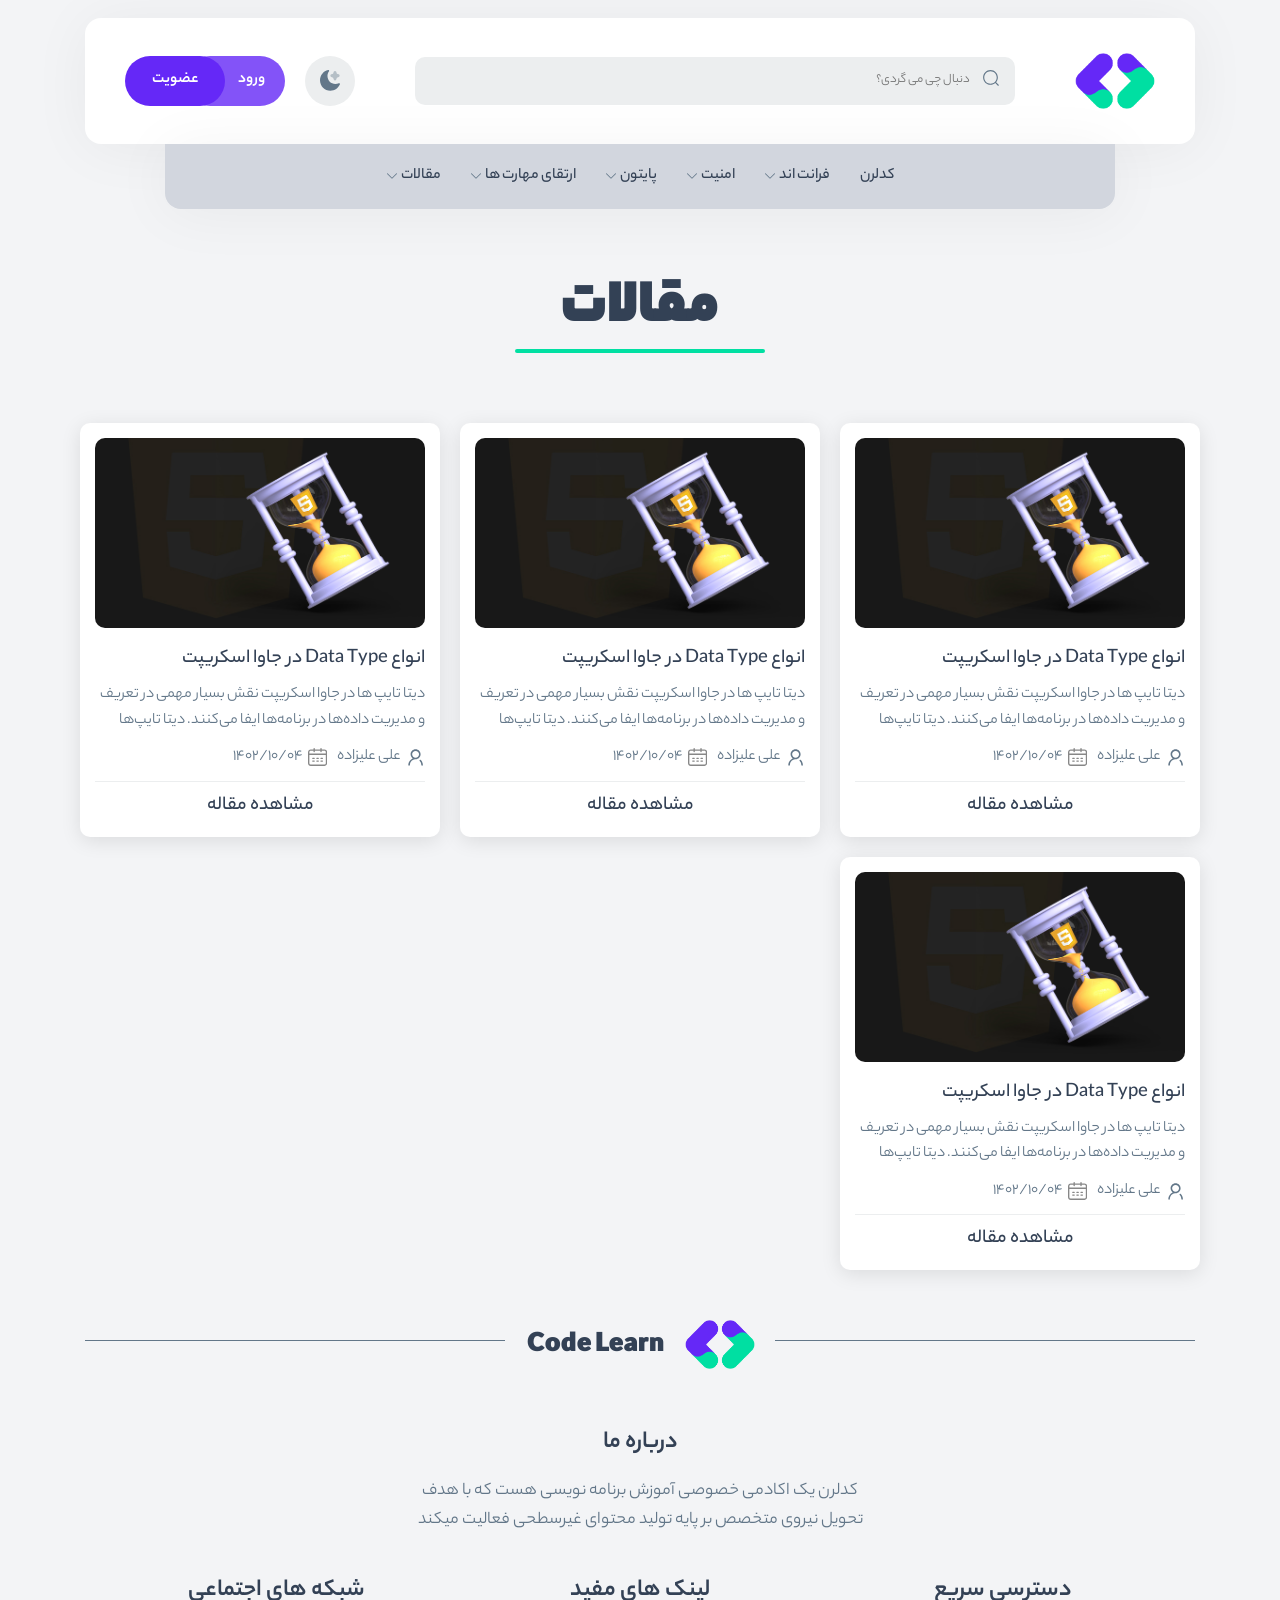
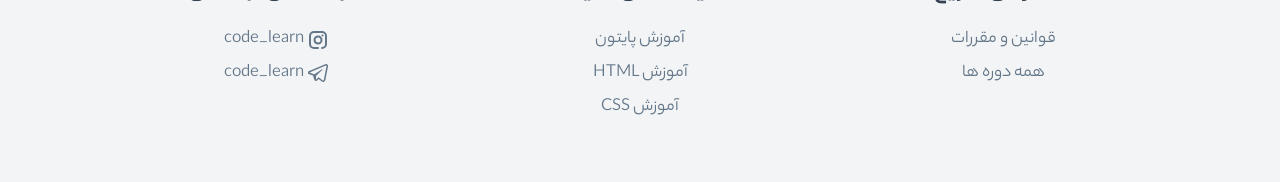
<file: articles.html>
<html lang="fa" dir="rtl">
<head>
    <meta charset="UTF-8">
    <meta name="viewport" content="width=device-width, user-scalable=no, initial-scale=1.0, maximum-scale=1.0, minimum-scale=1.0">
    <meta http-equiv="X-UA-Compatible" content="ie=edge">
    <title>کدلرن | Code Learn</title>
    <link rel="icon" type="image/png" href="images/logo-icon.png">
    <link rel="stylesheet" href="styles/fonts.css">
    <link rel="stylesheet" href="styles/app.css">
    <link rel="stylesheet" href="styles/responsive.css">
    <link rel="stylesheet" href="styles/grid.css">
</head>
<body>
    <div class="container">

        <nav class="nav">

            <div class="upper-part">

                <div class="nav__btn">
                    <span class="nav__btn-line"></span>
                </div>

                <a href="" class="app-logo">
                    <img src="images/logo.png" alt="کدلرن" class="app-logo__img">
                </a>

                <form action="" class="search">
                    <label class="search__lbl">
                        <input class="search__txt" type="text" placeholder="دنبال چی می گردی؟">
                        <button class="search__btn" type="submit">
                            <svg xmlns="http://www.w3.org/2000/svg" data-name="Layer 1" viewBox="0 0 1024 990" x="0px" y="0px">
                                <path fill=currentColor d="M948.8 902L801.9 755.2c63-73.3 100.9-168.6 100.9-272.7 0-231.8-187.9-419.7-419.9-419.7-231.8 0-419.7 187.9-419.7 419.7s187.9 419.7 419.7 419.7c104.2 0 199.4-37.8 272.7-100.8l146.9 146.7c6.4 6.4 14.7 9.6 23.1 9.6 8.3 0 16.7-3.3 23.2-9.6 12.7-12.6 12.7-33.2 0-46.1zM128.6 482.6c0-195.3 159-354.3 354.3-354.3 195.5 0 354.4 159 354.4 354.3 0 195.5-159 354.3-354.4 354.3-195.3 0-354.3-158.9-354.3-354.3z"/>
                            </svg>
                        </button>
                    </label>
                </form>

                <div class="wrapper">

                    <div class="change-mode">
                        <svg width="20" height="21"  viewBox="0 0 20 21" fill="none" xmlns="http://www.w3.org/2000/svg">
                            <path fill-rule="evenodd" clip-rule="evenodd" d="M19.9358 14.3652C20.0691 14.0415 19.9906 13.6679 19.7389 13.4276C19.4872 13.1873 19.115 13.1308 18.8051 13.2857C17.7584 13.8091 16.5801 14.1034 15.3317 14.1034C10.9835 14.1034 7.45846 10.5246 7.45846 6.1098C7.45846 4.32254 8.0352 2.67449 9.01033 1.34372C9.21644 1.06244 9.22917 0.680892 9.04229 0.386091C8.85541 0.0912907 8.50809 -0.054977 8.17055 0.0189828C3.50017 1.04235 2.17361e-07 5.25905 0 10.3077C-2.50276e-07 16.1208 4.64155 20.8333 10.3672 20.8333C14.6778 20.8333 18.372 18.1625 19.9358 14.3652Z" fill="currentColor"></path>
                            <path fill-rule="evenodd" clip-rule="evenodd" d="M13.0928 3.67116L13.7596 1.84183C13.9751 1.25035 14.4797 0.939795 14.9987 0.910156C15.5177 0.939795 16.0222 1.25035 16.2378 1.84183L16.9045 3.67116L18.7063 4.34807C19.9329 4.8089 19.9329 6.57032 18.7063 7.03114L16.9045 7.70806L16.2378 9.53738C16.0222 10.1289 15.5177 10.4394 14.9987 10.4691C14.4797 10.4394 13.9751 10.1289 13.7596 9.53738L13.0928 7.70806L11.2911 7.03114C10.0644 6.57032 10.0644 4.8089 11.2911 4.34807L13.0928 3.67116Z" fill="currentColor" fill-opacity="0.4"></path>
                        </svg>
                    </div>

                    <a href="" class="login-mobile">
                        <svg xmlns="http://www.w3.org/2000/svg" class="svg-icon" style="width: 1.8em; height: 1.8em;vertical-align: middle;fill: currentColor;overflow: hidden;" viewBox="0 0 1024 1024" version="1.1"><path d="M843.282963 870.115556c-8.438519-140.515556-104.296296-257.422222-233.908148-297.14963C687.881481 536.272593 742.4 456.533333 742.4 364.088889c0-127.241481-103.158519-230.4-230.4-230.4S281.6 236.847407 281.6 364.088889c0 92.444444 54.518519 172.183704 133.12 208.877037-129.611852 39.727407-225.46963 156.634074-233.908148 297.14963-0.663704 10.903704 7.964444 20.195556 18.962963 20.195556l0 0c9.955556 0 18.299259-7.774815 18.962963-17.73037C227.745185 718.506667 355.65037 596.385185 512 596.385185s284.254815 122.121481 293.357037 276.195556c0.568889 9.955556 8.912593 17.73037 18.962963 17.73037C835.318519 890.311111 843.946667 881.019259 843.282963 870.115556zM319.525926 364.088889c0-106.287407 86.186667-192.474074 192.474074-192.474074s192.474074 86.186667 192.474074 192.474074c0 106.287407-86.186667 192.474074-192.474074 192.474074S319.525926 470.376296 319.525926 364.088889z"/></svg>
                    </a>

                    <div class="login-signup">
                        <a href="login-signup.html" class="log-in">ورود</a>
                        <a href="login-signup.html" class="sign-up">عضویت</a>
                    </div>

                    <div class="profile">

                        <img src="images/profile.png" alt="" class="profile__img">

                        <div class="profile-box">

                            <div class="profile-box__header">

                                <div class="profile-box__user">
                                    <a href="#" class="user__link">
                                        <img src="images/profile.png" alt="" class="user__img">
                                    </a>
                                    <span class="user__name"></span>
                                </div>

                                <div class="wallet">
                                        <span class="wrapper-wallet">
                                            <svg xmlns="http://www.w3.org/2000/svg" class="svg-icon" style="width: 1.5em; height: 1.5em;vertical-align: middle;fill: currentColor;overflow: hidden;" viewBox="0 0 1024 1024" version="1.1"><path d="M748.8 603.733333m-32 0a32 32 0 1 0 64 0 32 32 0 1 0-64 0Z" fill=currentColor /><path d="M949.333333 405.333333c0-34.133333-17.066667-64-44.8-81.066666v-78.933334c0-49.066667-40.533333-89.6-89.6-89.6H576V149.333333c-6.4-12.8-19.2-21.333333-32-25.6-12.8-4.266667-27.733333-2.133333-40.533333 6.4l-32 19.2-305.066667-2.133333c-49.066667 0-89.6 40.533333-91.733333 89.6v23.466667c0 6.4 0 10.666667 2.133333 14.933333v516.266667c0 53.333333 44.8 98.133333 98.133333 98.133333h268.8c12.8 0 21.333333-8.533333 21.333334-21.333333s-8.533333-21.333333-21.333334-21.333334H172.8c-29.866667 0-55.466667-25.6-55.466667-55.466666V337.066667c12.8 8.533333 27.733333 12.8 44.8 12.8H853.333333c29.866667 0 55.466667 25.6 55.466667 55.466666v85.333334H686.933333c-49.066667 0-87.466667 38.4-87.466666 87.466666V618.666667c0 49.066667 38.4 87.466667 87.466666 87.466666h219.733334v87.466667c0 14.933333-6.4 27.733333-17.066667 38.4s-23.466667 17.066667-38.4 17.066667h-198.4c-12.8 0-21.333333 8.533333-21.333333 21.333333s8.533333 21.333333 21.333333 21.333333H853.333333c25.6 0 51.2-10.666667 70.4-29.866666 19.2-19.2 29.866667-42.666667 29.866667-70.4L949.333333 405.333333zM209.066667 307.2H162.133333c-12.8 0-23.466667-4.266667-32-12.8-6.4-6.4-10.666667-14.933333-12.8-21.333333V256 236.8c0-25.6 21.333333-46.933333 49.066667-46.933333l234.666667 2.133333-192 115.2z m83.2 0l234.666666-140.8c2.133333-2.133333 6.4-2.133333 6.4 0 2.133333 0 4.266667 2.133333 6.4 4.266667l76.8 136.533333H292.266667z m552.533333 0h-179.2l-64-113.066667h213.333333c25.6 0 46.933333 21.333333 46.933334 46.933334v64c-4.266667 0-8.533333-2.133333-12.8-2.133334h-4.266667z m-157.866667 356.266667c-25.6 0-44.8-19.2-44.8-44.8v-40.533334c0-25.6 19.2-44.8 44.8-44.8h219.733334v130.133334H686.933333z" fill=currentColor /><path d="M548.266667 868.266667m-32 0a32 32 0 1 0 64 0 32 32 0 1 0-64 0Z" fill=currentColor /></svg>
                                            کیف پول
                                        </span>
                                    <div class="inventory">
                                            <span class="wrapper-inventory">
                                                0
                                                <svg width="15" height="16" viewBox="0 0 9 10" fill="none" xmlns="http://www.w3.org/2000/svg">
                                                    <path d="M0.874343 3.99165C1.02826 3.99165 1.1599 3.96938 1.26926 3.92482C1.38267 3.88432 1.47583 3.82761 1.54874 3.7547C1.62165 3.6818 1.67835 3.59471 1.71886 3.49345C1.75936 3.39624 1.78366 3.29296 1.79176 3.18359H1.37862C1.168 3.18359 0.995855 3.16132 0.862191 3.11676C0.728527 3.07221 0.623216 3.0074 0.546258 2.92234C0.4693 2.83323 0.414619 2.7259 0.382216 2.60033C0.353863 2.47477 0.339686 2.333 0.339686 2.17504C0.339686 2.01707 0.361964 1.86923 0.406518 1.73152C0.451073 1.58975 0.51588 1.46621 0.600939 1.3609C0.690048 1.25559 0.79941 1.17256 0.929023 1.1118C1.05864 1.04699 1.2085 1.01459 1.37862 1.01459C1.51634 1.01459 1.64595 1.03687 1.76746 1.08142C1.89302 1.12598 2.00239 1.19686 2.09555 1.29407C2.18871 1.39128 2.26161 1.51684 2.31427 1.67076C2.37097 1.82468 2.39933 2.01302 2.39933 2.23579V2.51527H2.89145C2.98056 2.51527 3.02512 2.62261 3.02512 2.83728C3.02512 3.06816 2.98056 3.18359 2.89145 3.18359H2.38718C2.37908 3.38206 2.33857 3.57041 2.26566 3.74863C2.19276 3.92685 2.0915 4.08279 1.96188 4.21645C1.83632 4.35012 1.68443 4.45543 1.50621 4.53239C1.32799 4.61339 1.12749 4.6539 0.904721 4.6539H0.291081L0.254628 3.99165H0.874343ZM0.935099 2.13251C0.935099 2.27427 0.965477 2.37351 1.02623 2.43021C1.09104 2.48692 1.2166 2.51527 1.40292 2.51527H1.80392V2.22972C1.80392 2.0191 1.76341 1.87126 1.6824 1.7862C1.60544 1.70114 1.49608 1.65861 1.35432 1.65861C1.22065 1.65861 1.11737 1.69911 1.04446 1.78012C0.971553 1.86113 0.935099 1.97859 0.935099 2.13251ZM3.89142 2.51527C3.94407 2.51527 3.9785 2.54363 3.99471 2.60033C4.01496 2.65299 4.02508 2.73197 4.02508 2.83728C4.02508 2.95474 4.01496 3.04183 3.99471 3.09853C3.9785 3.15524 3.94407 3.18359 3.89142 3.18359H2.88894C2.83628 3.18359 2.80185 3.15727 2.78565 3.10461C2.7654 3.0479 2.75527 2.9669 2.75527 2.86158C2.75527 2.74412 2.7654 2.65704 2.78565 2.60033C2.80185 2.54363 2.83628 2.51527 2.88894 2.51527H3.89142ZM4.89414 2.51527C4.94679 2.51527 4.98122 2.54363 4.99742 2.60033C5.01767 2.65299 5.0278 2.73197 5.0278 2.83728C5.0278 2.95474 5.01767 3.04183 4.99742 3.09853C4.98122 3.15524 4.94679 3.18359 4.89414 3.18359H3.89166C3.839 3.18359 3.80457 3.15727 3.78837 3.10461C3.76812 3.0479 3.75799 2.9669 3.75799 2.86158C3.75799 2.74412 3.76812 2.65704 3.78837 2.60033C3.80457 2.54363 3.839 2.51527 3.89166 2.51527H4.89414ZM5.89685 2.51527C5.94951 2.51527 5.98394 2.54363 6.00014 2.60033C6.02039 2.65299 6.03052 2.73197 6.03052 2.83728C6.03052 2.95474 6.02039 3.04183 6.00014 3.09853C5.98394 3.15524 5.94951 3.18359 5.89685 3.18359H4.89437C4.84172 3.18359 4.80729 3.15727 4.79109 3.10461C4.77084 3.0479 4.76071 2.9669 4.76071 2.86158C4.76071 2.74412 4.77084 2.65704 4.79109 2.60033C4.80729 2.54363 4.84172 2.51527 4.89437 2.51527H5.89685ZM6.89957 2.51527C6.95223 2.51527 6.98666 2.54363 7.00286 2.60033C7.02311 2.65299 7.03324 2.73197 7.03324 2.83728C7.03324 2.95474 7.02311 3.04183 7.00286 3.09853C6.98666 3.15524 6.95223 3.18359 6.89957 3.18359H5.89709C5.84444 3.18359 5.81001 3.15727 5.79381 3.10461C5.77355 3.0479 5.76343 2.9669 5.76343 2.86158C5.76343 2.74412 5.77355 2.65704 5.79381 2.60033C5.81001 2.54363 5.84444 2.51527 5.89709 2.51527H6.89957ZM7.45877 2.51527C7.73015 2.51527 7.86584 2.38363 7.86584 2.12036V1.40343H8.48555V2.16289C8.48555 2.49907 8.40049 2.75425 8.23037 2.92842C8.06026 3.09853 7.82128 3.18359 7.51345 3.18359H6.89981C6.84715 3.18359 6.81273 3.15727 6.79652 3.10461C6.77627 3.0479 6.76615 2.9669 6.76615 2.86158C6.76615 2.74412 6.77627 2.65704 6.79652 2.60033C6.81273 2.54363 6.84715 2.51527 6.89981 2.51527H7.45877ZM8.50378 0.692582H7.87191V0.0971694H8.50378V0.692582ZM7.63496 0.692582H7.0031V0.0971694H7.63496V0.692582ZM3.62053 8.0317C3.62053 8.26258 3.58408 8.47522 3.51117 8.66964C3.44231 8.86812 3.34105 9.04026 3.20739 9.18607C3.07777 9.33189 2.91778 9.4453 2.72741 9.52631C2.54109 9.61137 2.3325 9.6539 2.10162 9.6539H1.71886C1.26521 9.6539 0.912822 9.51416 0.661695 9.23468C0.410569 8.9552 0.285006 8.57243 0.285006 8.08638V6.99884H0.898645V8.06208C0.898645 8.20385 0.914847 8.33143 0.94725 8.44485C0.979654 8.55826 1.03028 8.65547 1.09914 8.73648C1.17205 8.81749 1.26521 8.88027 1.37862 8.92482C1.49608 8.96938 1.63785 8.99165 1.80392 8.99165H2.07124C2.24136 8.99165 2.38515 8.96533 2.50261 8.91267C2.62413 8.86407 2.72134 8.79521 2.79424 8.7061C2.8712 8.62104 2.92588 8.51978 2.95829 8.40232C2.99069 8.2889 3.00689 8.16739 3.00689 8.03778V6.40343H3.62053V8.0317ZM2.19276 6.3123H1.50621V5.69258H2.19276V6.3123ZM5.17841 8.18359C5.065 8.18359 4.95564 8.16942 4.85033 8.14106C4.74907 8.10866 4.65996 8.05601 4.583 7.9831C4.50604 7.91019 4.44528 7.81501 4.40073 7.69754C4.35617 7.57603 4.3339 7.42616 4.3339 7.24795V4.4167H4.95361V7.09605C4.95361 7.22567 4.98196 7.32895 5.03867 7.40591C5.09943 7.47882 5.18854 7.51527 5.306 7.51527H5.44574C5.53485 7.51527 5.5794 7.62261 5.5794 7.83728C5.5794 8.06816 5.53485 8.18359 5.44574 8.18359H5.17841ZM5.50085 7.51527C5.63856 7.51527 5.7459 7.48895 5.82286 7.43629C5.89981 7.37958 5.93829 7.28845 5.93829 7.16289V7.02922C5.93829 6.86721 5.96057 6.71734 6.00512 6.57963C6.05373 6.44191 6.12259 6.32445 6.2117 6.22724C6.30081 6.13003 6.40814 6.0551 6.5337 6.00244C6.66332 5.94573 6.80711 5.91738 6.96508 5.91738C7.13114 5.91738 7.27696 5.94573 7.40252 6.00244C7.53213 6.0551 7.63947 6.13205 7.72453 6.23331C7.80959 6.33052 7.8744 6.44799 7.91895 6.5857C7.96351 6.72342 7.98578 6.87328 7.98578 7.0353C7.98578 7.39984 7.89262 7.68337 7.7063 7.88589C7.52403 8.08436 7.27493 8.18359 6.959 8.18359C6.79698 8.18359 6.64104 8.15322 6.49118 8.09246C6.34536 8.02765 6.23397 7.92639 6.15702 7.78868C6.08006 7.94664 5.98082 8.05195 5.85931 8.10461C5.7378 8.15727 5.61831 8.18359 5.50085 8.18359H5.44617C5.39351 8.18359 5.35908 8.15727 5.34288 8.10461C5.32263 8.0479 5.3125 7.9669 5.3125 7.86158C5.3125 7.74412 5.32263 7.65704 5.34288 7.60033C5.35908 7.54363 5.39351 7.51527 5.44617 7.51527H5.50085ZM7.39037 7.07783C7.39037 6.94011 7.35797 6.82468 7.29316 6.73152C7.2324 6.63836 7.12102 6.59178 6.959 6.59178C6.80508 6.59178 6.6937 6.63836 6.62484 6.73152C6.56003 6.82063 6.52763 6.93809 6.52763 7.0839C6.52763 7.22567 6.56611 7.333 6.64307 7.40591C6.72002 7.47882 6.82534 7.51527 6.959 7.51527C7.24658 7.51527 7.39037 7.36946 7.39037 7.07783Z" fill=currentColor ></path>
                                                </svg>
                                            </span>
                                    </div>
                                </div>

                            </div>

                            <div class="profile-box__links">
                                <a href="" class="profile-box__link">
                                        <span class="profile-box__item">
                                            <svg xmlns="http://www.w3.org/2000/svg" class="svg-icon" style="width: 1.3em; height: 1.3em;vertical-align: middle;fill: currentColor;overflow: hidden;" viewBox="0 0 1024 1024" version="1.1"><path d="M956.998515 559.444569c-4.204765 4.189416-9.657964 6.332219-15.205307 6.332219-5.531993 0-10.984169-2.142803-15.189957-6.332219L512.004605 144.845922 97.421308 559.444569c-8.362458 8.394181-22.032806 8.394181-30.395264 0-8.394181-8.362458-8.394181-22.032806 0-30.395264l429.788603-429.788603c8.362458-8.394181 22.032806-8.394181 30.395264 0l429.788603 429.788603C965.392696 537.411763 965.392696 551.08211 956.998515 559.444569L956.998515 559.444569zM769.877767 931.049005 619.499851 931.049005c-11.879562 0-21.537526-9.561773-21.537526-21.441335s9.657964-21.537526 21.537526-21.537526L769.877767 888.070144c23.728424 0 42.97886-19.25146 42.97886-42.97886L812.856627 608.67583c0-11.799744 9.657964-21.457708 21.537526-21.457708s21.441335 9.657964 21.441335 21.457708l0 236.415454C855.835488 892.530736 817.317219 931.049005 769.877767 931.049005L769.877767 931.049005zM619.499851 716.154703 426.046884 716.154703l0 193.452967c0 11.879562-9.561773 21.441335-21.441335 21.441335L254.131443 931.049005c-47.424102 0-85.957721-38.518269-85.957721-85.957721L168.173722 436.840206c0-11.879562 9.657964-21.537526 21.537526-21.537526 11.799744 0 21.441335 9.657964 21.441335 21.537526l0 408.251078c0 23.728424 19.266809 42.97886 42.97886 42.97886l128.936581 0L383.068024 694.63355c0-11.799744 9.657964-21.457708 21.537526-21.457708l214.894302 0c11.799744 0 21.441335 9.657964 21.441335 21.457708C640.941186 706.59293 631.299595 716.154703 619.499851 716.154703L619.499851 716.154703z"/></svg>
                                            پیشخوان
                                        </span>
                                </a>
                                <a href="" class="profile-box__link">
                                        <span class="profile-box__item">
                                            <svg xmlns="http://www.w3.org/2000/svg" class="svg-icon" style="width: 1.3em; height: 1em;vertical-align: middle;fill: currentColor;overflow: hidden;" viewBox="0 0 1024 1024" version="1.1"><path d="M960.975595 272.065396l0-61.152778c0-33.789571-27.496238-61.275575-61.285808-61.275575l-529.86795 0c-0.818645-0.429789-3.499707-2.148943-8.258081-8.135284-4.91187-6.170536-9.915837-14.152325-15.20633-22.604834-15.687284-25.009603-31.906687-50.878784-58.809407-50.878784L63.085804 68.01814c-33.779338 0-61.275575 27.486004-61.275575 61.275575l0 693.801603c0 0.337691 0.010233 0.685615 0.030699 1.023306 0.010233 0.245593 0.030699 0.50142 0.051165 0.76748 0.020466 0.225127 0.040932 0.450255 0.071631 0.675382 0.010233 0.112564 0.030699 0.225127 0.051165 0.347924 0.010233 0.173962 0.040932 0.337691 0.071631 0.511653 0.051165 0.276293 0.102331 0.552585 0.153496 0.818645 0.040932 0.225127 0.092098 0.460488 0.153496 0.685615 0.173962 0.685615 0.36839 1.350764 0.603751 2.015913 0.102331 0.26606 0.204661 0.532119 0.306992 0.798179 0.081864 0.204661 0.173962 0.409322 0.255827 0.613984 0.051165 0.092098 0.092098 0.194428 0.13303 0.296759 0.102331 0.214894 0.214894 0.440022 0.327458 0.654916 0.173962 0.347924 0.36839 0.695848 0.573051 1.043772 0.081864 0.153496 0.173962 0.306992 0.26606 0.450255 0.849344 1.381463 1.862417 2.660596 3.018753 3.806699 0.163729 0.163729 0.327458 0.327458 0.50142 0.480954 0.286526 0.26606 0.583285 0.521886 0.880043 0.76748 0.255827 0.204661 0.511653 0.409322 0.777713 0.613984 0.26606 0.194428 0.532119 0.388856 0.798179 0.562818 0.26606 0.184195 0.532119 0.358157 0.808412 0.521886 0.317225 0.194428 0.644683 0.378623 0.982374 0.552585 0.184195 0.112564 0.378623 0.204661 0.573051 0.306992 0.204661 0.092098 0.409322 0.194428 0.603751 0.286526 0.010233 0 0.020466 0 0.020466 0 0.26606 0.122797 0.542352 0.245593 0.818645 0.347924 0.552585 0.225127 1.115404 0.429789 1.698688 0.603751 0.573051 0.173962 1.166569 0.327458 1.77032 0.450255 0.757247 0.153496 1.50426 0.26606 2.251274 0.337691 0.624217 0.061398 1.248434 0.092098 1.87265 0.092098l0.061398 0c0.347924 0 0.685615-0.010233 1.033539-0.030699 0.245593 0 0.491187-0.020466 0.73678-0.051165 0.245593-0.020466 0.50142-0.040932 0.747014-0.081864 0.081864 0 0.163729-0.010233 0.23536-0.030699 0.214894-0.020466 0.429789-0.051165 0.644683-0.092098 0.26606-0.040932 0.521886-0.092098 0.777713-0.143263 0.194428-0.040932 0.388856-0.081864 0.583285-0.143263 0.716314-0.163729 1.412163-0.36839 2.097778-0.613984 0.26606-0.102331 0.532119-0.204661 0.798179-0.306992 0.26606-0.112564 0.521886-0.214894 0.777713-0.337691 0.010233 0 0.020466 0 0.020466 0 0.26606-0.122797 0.511653-0.245593 0.76748-0.378623 0.358157-0.173962 0.706081-0.358157 1.043772-0.573051 0.153496-0.081864 0.306992-0.173962 0.450255-0.26606 0.798179-0.480954 1.555425-1.023306 2.281973-1.627057 0.255827-0.204661 0.50142-0.419556 0.747014-0.644683 0.23536-0.214894 0.470721-0.440022 0.706081-0.675382 0.23536-0.23536 0.460488-0.470721 0.675382-0.706081 0.225127-0.245593 0.440022-0.491187 0.644683-0.747014 0.204661-0.255827 0.409322-0.511653 0.613984-0.777713 0.010233-0.010233 0.010233-0.010233 0.010233-0.010233 0.378623-0.521886 0.747014-1.064238 1.084705-1.616824 0.173962-0.286526 0.337691-0.573051 0.491187-0.859577 0.13303-0.245593 0.26606-0.491187 0.388856-0.73678 0.040932-0.092098 0.092098-0.184195 0.13303-0.276293 0.092098-0.204661 0.184195-0.409322 0.276293-0.624217 0.102331-0.214894 0.194428-0.450255 0.276293-0.675382 0.081864-0.194428 0.153496-0.388856 0.225127-0.583285 0.020466-0.071631 0.051165-0.143263 0.071631-0.225127 0.081864-0.225127 0.153496-0.460488 0.225127-0.695848 0.173962-0.573051 0.327458-1.166569 0.450255-1.77032l0.020466-0.102331 102.443184-491.678162 0-2.108011c0-11.215436 9.117658-20.343327 20.343327-20.343327l795.794531 0c10.683317 0 19.48375 8.28878 20.281929 18.787902l-101.542674 548.31816-0.081864 0.450255c-0.061398 0.317225-0.112564 0.63445-0.153496 0.941442-0.040932 0.296759-0.071631 0.583285-0.102331 0.86981-0.020466 0.286526-0.051165 0.573051-0.061398 0.859577-0.020466 0.327458-0.030699 0.665149-0.030699 0.992607l0 0.081864c-0.010233 11.205203-9.127891 20.322861-20.343327 20.322861l-596.034928 0c-11.307533 0-20.466124 9.15859-20.466124 20.466124 0 11.2973 9.15859 20.466124 20.466124 20.466124l596.034928 0c33.073256 0 60.109006-26.339902 61.234643-59.136865l0-0.010233 101.726869-549.341466 0.347924-1.841951 0-1.882883C1022.189771 299.571866 994.724233 272.096095 960.975595 272.065396zM920.043347 272.065396l-754.923682 0c-33.011858 0-60.016909 26.237571-61.234643 58.962903l-61.142545 293.494451 0-495.229035c0-11.215436 9.127891-20.343327 20.343327-20.343327l224.042659 0c0.706081 0.306992 3.50994 1.821485 8.677637 8.217149 5.157463 6.385431 10.601452 15.0733 15.871479 23.474644 15.380292 24.549116 31.292704 49.927109 57.489342 49.927109l530.522865 0c11.225669 0 20.35356 9.127891 20.35356 20.343327L920.043347 272.065396 920.043347 272.065396z"/><path d="M16.341177 842.650699c-0.573051-0.173962-1.146103-0.36839-1.698688-0.603751C15.195074 842.272076 15.757892 842.476737 16.341177 842.650699z"/></svg>
                                            دوره های من
                                        </span>
                                </a>
                                <a href="" class="profile-box__link">
                                        <span class="profile-box__item">
                                            <svg xmlns="http://www.w3.org/2000/svg" class="svg-icon" style="width: 1.3em; height: 1.3em;vertical-align: middle;fill: currentColor;overflow: hidden;" viewBox="0 0 1024 1024" version="1.1"><path d="M843.282963 870.115556c-8.438519-140.515556-104.296296-257.422222-233.908148-297.14963C687.881481 536.272593 742.4 456.533333 742.4 364.088889c0-127.241481-103.158519-230.4-230.4-230.4S281.6 236.847407 281.6 364.088889c0 92.444444 54.518519 172.183704 133.12 208.877037-129.611852 39.727407-225.46963 156.634074-233.908148 297.14963-0.663704 10.903704 7.964444 20.195556 18.962963 20.195556l0 0c9.955556 0 18.299259-7.774815 18.962963-17.73037C227.745185 718.506667 355.65037 596.385185 512 596.385185s284.254815 122.121481 293.357037 276.195556c0.568889 9.955556 8.912593 17.73037 18.962963 17.73037C835.318519 890.311111 843.946667 881.019259 843.282963 870.115556zM319.525926 364.088889c0-106.287407 86.186667-192.474074 192.474074-192.474074s192.474074 86.186667 192.474074 192.474074c0 106.287407-86.186667 192.474074-192.474074 192.474074S319.525926 470.376296 319.525926 364.088889z"/></svg>
                                            جزئیات حساب
                                        </span>
                                </a>
                            </div>

                            <div class="profile-box__exit">
                                <a href="" class="profile-box__link">
                                        <span class="exit">
                                            <svg xmlns="http://www.w3.org/2000/svg" class="svg-icon" style="width: 1.4em; height: 1.4em;vertical-align: middle;fill: currentColor;overflow: hidden;" viewBox="0 0 1024 1024" version="1.1"><path d="M918.4 489.6l-160-160c-12.8-12.8-32-12.8-44.8 0-12.8 12.8-12.8 32 0 44.8l105.6 105.6L512 480c-19.2 0-32 12.8-32 32s12.8 32 32 32l307.2 0-105.6 105.6c-12.8 12.8-12.8 32 0 44.8 6.4 6.4 12.8 9.6 22.4 9.6 9.6 0 16-3.2 22.4-9.6l160-163.2c0 0 0-3.2 3.2-3.2C931.2 518.4 931.2 499.2 918.4 489.6z"/><path d="M832 736c-19.2 0-32 12.8-32 32l0 64c0 19.2-12.8 32-32 32L224 864c-19.2 0-32-12.8-32-32L192 192c0-19.2 12.8-32 32-32l544 0c19.2 0 32 12.8 32 32l0 64c0 19.2 12.8 32 32 32s32-12.8 32-32L864 192c0-54.4-41.6-96-96-96L224 96C169.6 96 128 137.6 128 192l0 640c0 54.4 41.6 96 96 96l544 0c54.4 0 96-41.6 96-96l0-64C864 748.8 851.2 736 832 736z"/></svg>
                                            خروج
                                        </span>
                                </a>
                            </div>

                        </div>

                    </div>
                </div>
            </div>


            <div class="navigation">

                <button class="navigation__exit">
                    <svg width="18" height="18" viewBox="0 0 18 18" fill="none" xmlns="http://www.w3.org/2000/svg">
                        <path d="M16 2L9 9M9 9L2 16M9 9L16 16M9 9L2 2" stroke="#353F53" stroke-width="2.88235" stroke-linecap="round" stroke-linejoin="round"></path>
                    </svg>
                </button>

                <div class="navigation__wrapper">
                    <img src="images/logo.png" alt="کدلرن" class="navigation__logo">
                    <span class="navigation__title">Code Learn</span>
                </div>

                <form action="" class="navigation-search">
                    <label class="navigation-search__lbl">
                        <input class="navigation-search__txt" type="text" placeholder="دنبال چی می گردی؟">
                        <button class="navigation-search__btn" type="submit">
                            <img src="images/icons/search.svg" class="navigation-search__img" alt="search">
                        </button>
                    </label>
                </form>

                <ul class="navigation__menu">

                    <li class="navigation__item">
                        <a href="" class="navigation__link">کدلرن</a>
                    </li>

                    <li class="navigation__item" data-content-id="#front">
                        <div class="nav-link_wrapper">
                            <span class="navigation__link">فرانت اند</span>
                            <svg xmlns="http://www.w3.org/2000/svg" xmlns:xlink="http://www.w3.org/1999/xlink" fill=currentColor height="10px" width="10px" version="1.1" id="Layer_1" viewBox="0 0 330 330" xml:space="preserve">
                                     <path id="XMLID_225_" d="M325.607,79.393c-5.857-5.857-15.355-5.858-21.213,0.001l-139.39,139.393L25.607,79.393  c-5.857-5.857-15.355-5.858-21.213,0.001c-5.858,5.858-5.858,15.355,0,21.213l150.004,150c2.813,2.813,6.628,4.393,10.606,4.393  s7.794-1.581,10.606-4.394l149.996-150C331.465,94.749,331.465,85.251,325.607,79.393z"/>
                                 </svg>
                        </div>
                        <div class="item__nav-menu" id="front">
                            <a href="#" class="item__link">آموزش HTML</a>
                            <a href="#" class="item__link">آموزش CSS</a>
                            <a href="#" class="item__link">آموزش FlexBox</a>
                            <a href="#" class="item__link">آموزش اصولی طراحی قالب</a>
                        </div>
                    </li>

                    <li class="navigation__item" data-content-id="#security">
                        <div class="nav-link_wrapper">
                            <span class="navigation__link" >امنیت</span>
                            <svg xmlns="http://www.w3.org/2000/svg" xmlns:xlink="http://www.w3.org/1999/xlink" fill=currentColor height="10px" width="10px" version="1.1" id="Layer_1" viewBox="0 0 330 330" xml:space="preserve">
                                    <path id="XMLID_225_" d="M325.607,79.393c-5.857-5.857-15.355-5.858-21.213,0.001l-139.39,139.393L25.607,79.393  c-5.857-5.857-15.355-5.858-21.213,0.001c-5.858,5.858-5.858,15.355,0,21.213l150.004,150c2.813,2.813,6.628,4.393,10.606,4.393  s7.794-1.581,10.606-4.394l149.996-150C331.465,94.749,331.465,85.251,325.607,79.393z"/>
                                </svg>
                        </div>
                        <div class="item__nav-menu" id="security">
                            <a href="#" class="item__link">نقشه راه ورود به دنیای هک و امنیت</a>
                            <a href="#" class="item__link">شبکه با گرایش امنیت</a>
                            <a href="#" class="item__link">لینوکس با گرایش امنیت</a>
                            <a href="#" class="item__link">آموزش پایتون سیاه</a>
                        </div>
                    </li>

                    <li class="navigation__item" data-content-id="#python">
                        <div class="nav-link_wrapper">
                            <span class="navigation__link" >پایتون</span>
                            <svg xmlns="http://www.w3.org/2000/svg" xmlns:xlink="http://www.w3.org/1999/xlink" fill=currentColor height="10px" width="10px" version="1.1" id="Layer_1" viewBox="0 0 330 330" xml:space="preserve">
                                    <path id="XMLID_225_" d="M325.607,79.393c-5.857-5.857-15.355-5.858-21.213,0.001l-139.39,139.393L25.607,79.393  c-5.857-5.857-15.355-5.858-21.213,0.001c-5.858,5.858-5.858,15.355,0,21.213l150.004,150c2.813,2.813,6.628,4.393,10.606,4.393  s7.794-1.581,10.606-4.394l149.996-150C331.465,94.749,331.465,85.251,325.607,79.393z"/>
                                </svg>
                        </div>
                        <div class="item__nav-menu" id="python">
                            <a href="#" class="item__link">دوره آموزش پایتون</a>
                            <a href="#" class="item__link">پروژه های کاربردی با پایتون</a>
                            <a href="#" class="item__link">متخصص جنگو</a>
                        </div>
                    </li>

                    <li class="navigation__item" data-content-id="#skill-up">
                        <div class="nav-link_wrapper">
                            <span class="navigation__link">ارتقای مهارت ها</span>
                            <svg xmlns="http://www.w3.org/2000/svg" xmlns:xlink="http://www.w3.org/1999/xlink" fill=currentColor height="10px" width="10px" version="1.1" id="Layer_1" viewBox="0 0 330 330" xml:space="preserve">
                                    <path id="XMLID_225_" d="M325.607,79.393c-5.857-5.857-15.355-5.858-21.213,0.001l-139.39,139.393L25.607,79.393  c-5.857-5.857-15.355-5.858-21.213,0.001c-5.858,5.858-5.858,15.355,0,21.213l150.004,150c2.813,2.813,6.628,4.393,10.606,4.393  s7.794-1.581,10.606-4.394l149.996-150C331.465,94.749,331.465,85.251,325.607,79.393z"/>
                                </svg>
                        </div>
                        <div class="item__nav-menu" id="skill-up">
                            <a href="#" class="item__link">الگوریتم و ساختمان داده</a>
                            <a href="#" class="item__link">گیت و گیتهاب</a>
                            <a href="#" class="item__link">آموزش کاربردی Vscode</a>
                        </div>
                    </li>

                    <li class="navigation__item" data-content-id="#articles">
                        <div class="nav-link_wrapper">
                            <span class="navigation__link">مقالات</span>
                            <svg xmlns="http://www.w3.org/2000/svg" xmlns:xlink="http://www.w3.org/1999/xlink" fill=currentColor height="10px" width="10px" version="1.1" id="Layer_1" viewBox="0 0 330 330" xml:space="preserve">
                                    <path id="XMLID_225_" d="M325.607,79.393c-5.857-5.857-15.355-5.858-21.213,0.001l-139.39,139.393L25.607,79.393  c-5.857-5.857-15.355-5.858-21.213,0.001c-5.858,5.858-5.858,15.355,0,21.213l150.004,150c2.813,2.813,6.628,4.393,10.606,4.393  s7.794-1.581,10.606-4.394l149.996-150C331.465,94.749,331.465,85.251,325.607,79.393z"/>
                                </svg>
                        </div>
                        <div class="item__nav-menu" id="articles">
                            <a href="#" class="item__link">اچ تی ام ال</a>
                            <a href="#" class="item__link">بوت استرپ</a>
                            <a href="#" class="item__link">پروژه های برنامه نویسی</a>
                            <a href="#" class="item__link">طراحی سایت</a>
                            <a href="#" class="item__link">جی کوئری</a>
                        </div>
                    </li>

                </ul>

                <div class="change-mode">
                    <svg width="20" height="21" viewBox="0 0 20 21" fill="none" xmlns="http://www.w3.org/2000/svg">
                        <path fill-rule="evenodd" clip-rule="evenodd" d="M19.9358 14.3652C20.0691 14.0415 19.9906 13.6679 19.7389 13.4276C19.4872 13.1873 19.115 13.1308 18.8051 13.2857C17.7584 13.8091 16.5801 14.1034 15.3317 14.1034C10.9835 14.1034 7.45846 10.5246 7.45846 6.1098C7.45846 4.32254 8.0352 2.67449 9.01033 1.34372C9.21644 1.06244 9.22917 0.680892 9.04229 0.386091C8.85541 0.0912907 8.50809 -0.054977 8.17055 0.0189828C3.50017 1.04235 2.17361e-07 5.25905 0 10.3077C-2.50276e-07 16.1208 4.64155 20.8333 10.3672 20.8333C14.6778 20.8333 18.372 18.1625 19.9358 14.3652Z" fill="currentColor"></path>
                        <path fill-rule="evenodd" clip-rule="evenodd" d="M13.0928 3.67116L13.7596 1.84183C13.9751 1.25035 14.4797 0.939795 14.9987 0.910156C15.5177 0.939795 16.0222 1.25035 16.2378 1.84183L16.9045 3.67116L18.7063 4.34807C19.9329 4.8089 19.9329 6.57032 18.7063 7.03114L16.9045 7.70806L16.2378 9.53738C16.0222 10.1289 15.5177 10.4394 14.9987 10.4691C14.4797 10.4394 13.9751 10.1289 13.7596 9.53738L13.0928 7.70806L11.2911 7.03114C10.0644 6.57032 10.0644 4.8089 11.2911 4.34807L13.0928 3.67116Z" fill="currentColor" fill-opacity="0.4"></path>
                    </svg>
                </div>

            </div>

            <div class="lower-part">

                <ul class="menu">

                    <li class="menu__item">
                        <a href="#" class="menu__link">کدلرن</a>
                    </li>

                    <li class="menu__item">
                        <a href="" class="menu__link">فرانت اند</a>
                        <svg xmlns="http://www.w3.org/2000/svg" xmlns:xlink="http://www.w3.org/1999/xlink" fill=currentColor height="10px" width="10px" version="1.1" id="Layer_1" viewBox="0 0 330 330" xml:space="preserve">
                                    <path d="M325.607,79.393c-5.857-5.857-15.355-5.858-21.213,0.001l-139.39,139.393L25.607,79.393  c-5.857-5.857-15.355-5.858-21.213,0.001c-5.858,5.858-5.858,15.355,0,21.213l150.004,150c2.813,2.813,6.628,4.393,10.606,4.393  s7.794-1.581,10.606-4.394l149.996-150C331.465,94.749,331.465,85.251,325.607,79.393z"/>
                                </svg>
                        <div class="item__menu">
                            <a href="#" class="item__link">آموزش HTML</a>
                            <a href="#" class="item__link">آموزش CSS</a>
                            <a href="#" class="item__link">آموزش FlexBox</a>
                            <a href="#" class="item__link">آموزش اصولی طراحی قالب</a>
                        </div>
                    </li>

                    <li class="menu__item">
                        <a href="#" class="menu__link">امنیت</a>
                        <svg xmlns="http://www.w3.org/2000/svg" xmlns:xlink="http://www.w3.org/1999/xlink" fill=currentColor height="10px" width="10px" version="1.1" id="Layer_1" viewBox="0 0 330 330" xml:space="preserve">
                                <path d="M325.607,79.393c-5.857-5.857-15.355-5.858-21.213,0.001l-139.39,139.393L25.607,79.393  c-5.857-5.857-15.355-5.858-21.213,0.001c-5.858,5.858-5.858,15.355,0,21.213l150.004,150c2.813,2.813,6.628,4.393,10.606,4.393  s7.794-1.581,10.606-4.394l149.996-150C331.465,94.749,331.465,85.251,325.607,79.393z"/>
                            </svg>
                        <div class="item__menu">
                            <a href="#" class="item__link">نقشه راه ورود به دنیای هک و امنیت</a>
                            <a href="#" class="item__link">شبکه با گرایش امنیت</a>
                            <a href="#" class="item__link">لینوکس با گرایش امنیت</a>
                            <a href="#" class="item__link">آموزش پایتون سیاه</a>
                        </div>
                    </li>

                    <li class="menu__item">
                        <a href="#" class="menu__link">پایتون</a>
                        <svg xmlns="http://www.w3.org/2000/svg" xmlns:xlink="http://www.w3.org/1999/xlink" fill=currentColor height="10px" width="10px" version="1.1" id="Layer_1" viewBox="0 0 330 330" xml:space="preserve">
                                <path id="XMLID_225_" d="M325.607,79.393c-5.857-5.857-15.355-5.858-21.213,0.001l-139.39,139.393L25.607,79.393  c-5.857-5.857-15.355-5.858-21.213,0.001c-5.858,5.858-5.858,15.355,0,21.213l150.004,150c2.813,2.813,6.628,4.393,10.606,4.393  s7.794-1.581,10.606-4.394l149.996-150C331.465,94.749,331.465,85.251,325.607,79.393z"/>
                            </svg>
                        <div class="item__menu">
                            <a href="#" class="item__link">دوره آموزش پایتون</a>
                            <a href="#" class="item__link">پروژه های کاربردی با پایتون</a>
                            <a href="#" class="item__link">متخصص جنگو</a>
                        </div>
                    </li>

                    <li class="menu__item">
                        <a href="#" class="menu__link">ارتقای مهارت ها</a>
                        <svg xmlns="http://www.w3.org/2000/svg" xmlns:xlink="http://www.w3.org/1999/xlink" fill=currentColor height="10px" width="10px" version="1.1" id="Layer_1" viewBox="0 0 330 330" xml:space="preserve">
                                <path d="M325.607,79.393c-5.857-5.857-15.355-5.858-21.213,0.001l-139.39,139.393L25.607,79.393  c-5.857-5.857-15.355-5.858-21.213,0.001c-5.858,5.858-5.858,15.355,0,21.213l150.004,150c2.813,2.813,6.628,4.393,10.606,4.393  s7.794-1.581,10.606-4.394l149.996-150C331.465,94.749,331.465,85.251,325.607,79.393z"/>
                            </svg>
                        <div class="item__menu">
                            <a href="#" class="item__link">الگوریتم و ساختمان داده</a>
                            <a href="#" class="item__link">گیت و گیتهاب</a>
                            <a href="#" class="item__link">آموزش کاربردی Vscode</a>
                        </div>
                    </li>

                    <li class="menu__item">
                        <a href="#" class="menu__link">مقالات</a>
                        <svg xmlns="http://www.w3.org/2000/svg" xmlns:xlink="http://www.w3.org/1999/xlink" fill=currentColor height="10px" width="10px" version="1.1" id="Layer_1" viewBox="0 0 330 330" xml:space="preserve">
                                <path d="M325.607,79.393c-5.857-5.857-15.355-5.858-21.213,0.001l-139.39,139.393L25.607,79.393  c-5.857-5.857-15.355-5.858-21.213,0.001c-5.858,5.858-5.858,15.355,0,21.213l150.004,150c2.813,2.813,6.628,4.393,10.606,4.393  s7.794-1.581,10.606-4.394l149.996-150C331.465,94.749,331.465,85.251,325.607,79.393z"/>
                            </svg>
                        <div class="item__menu">
                            <a href="#" class="item__link">اچ تی ام ال</a>
                            <a href="#" class="item__link">بوت استرپ</a>
                            <a href="#" class="item__link">پروژه های برنامه نویسی</a>
                            <a href="#" class="item__link">طراحی سایت</a>
                            <a href="#" class="item__link">جی کوئری</a>
                        </div>
                    </li>

                </ul>

            </div>

        </nav>
		
		<section class="articles">

            <h2 class="courses-cat__title">مقالات</h2>
			
			<div class="row">

                <div class="col-12 col-md-6 col-xl-4 col-xxl-3">
                            <div class="article">
                                <div class="article__banner">
                                    <a href="#" class="article__link">
                                        <img src="images/timer-js.jpg" alt="" class="article__img">
                                    </a>
                                </div>
                                <div class="article__body">
                                    <h4 class="article__title">انواع Data Type در جاوا اسکریپت</h4>
                                    <p class="article__description">دیتا تایپ ها در جاوا اسکریپت نقش بسیار مهمی در تعریف و مدیریت داده‌ها در برنامه‌ها ایفا می‌کنند. دیتا تایپ‌ها تعیین می‌کنند که چه نوع داده‌ای در یک متغیر قرار…</p>
                                </div>
                                <div class="article-footer">
                                    <div class="article-footer__part1">
                                        <div class="article__author-date">
                                            <div class="article__author">
                                                <svg xmlns="http://www.w3.org/2000/svg" class="svg-icon" style="width: 1.2em; height: 1.2em;vertical-align: middle;fill: currentColor;overflow: hidden;" viewBox="0 0 1024 1024" version="1.1">
                                                    <path d="M901.513318 911.112953c0.004093 0.649799 0.096191 1.27504 0.096191 1.925862l-0.291642 0c-1.509377 21.572318-19.298532 38.657438-41.255613 38.657438-21.956058 0-39.746236-17.08512-41.255613-38.657438l-0.717338 0c0.010233-1.033539 0.153496-2.036379 0.153496-3.074012 0-83.854826-33.293267-159.791309-87.139639-215.417211l0.075725-0.077771c-7.416923-7.259334-12.045337-17.35425-12.045337-28.550243 0-22.084994 17.903765-39.990806 39.98876-39.990806 11.745509 0 22.201651 5.157463 29.518291 13.220093 68.333318 69.115124 111.135146 163.556053 112.677269 268.097014 0.067538 0.976234 0.291642 1.909489 0.291642 2.90312C901.609509 910.479527 901.521504 910.784472 901.513318 911.112953zM512.001023 605.455485c-11.245112 0-22.254863-0.920976-33.135678-2.273786-153.508209 16.661472-273.060049 147.567917-273.100982 306.703287 0 0.090051 0.026606 0.173962 0.026606 0.264013 0 0.047072-0.014326 0.092098-0.014326 0.13917 0.024559 0.923022 0.128937 1.824555 0.137123 2.749624l-0.414439 0c-1.511423 21.572318-19.302625 38.657438-41.257659 38.657438-21.958104 0-39.746236-17.08512-41.255613-38.657438l-0.596588 0c0.002047-160.119791 96.668667-297.541627 234.760768-357.451088-67.552535-48.360428-111.725594-127.296221-111.725594-216.709647 0-147.225109 119.350249-266.573311 266.575358-266.573311S778.576381 191.651948 778.576381 338.877057 659.226133 605.455485 512.001023 605.455485zM512.001023 153.960511c-101.926414 0-184.55225 82.625836-184.55225 184.55225s82.625836 184.55225 184.55225 184.55225 184.554296-82.625836 184.554296-184.55225S613.927437 153.960511 512.001023 153.960511z"/>
                                                </svg>
                                                <a href="#" class="author-name">علی علیزاده</a>
                                            </div>
                                            <div class="article__date">
                                                <svg xmlns="http://www.w3.org/2000/svg" class="svg-icon" style="width: 1.2em;height: 1.2em;vertical-align: middle;fill: currentColor;overflow: hidden;" viewBox="0 0 1024 1024" version="1.1">
                                                    <path d="M475.451077 588.012308h73.097846A36.233846 36.233846 0 0 0 585.097846 551.384615a36.233846 36.233846 0 0 0-36.548923-36.78523h-73.097846A36.233846 36.233846 0 0 0 438.902154 551.384615a36.233846 36.233846 0 0 0 36.548923 36.706462z m0 146.983384h73.097846a36.233846 36.233846 0 0 0 36.548923-36.78523 36.233846 36.233846 0 0 0-36.548923-36.706462h-73.097846a36.233846 36.233846 0 0 0-36.548923 36.706462 36.233846 36.233846 0 0 0 36.548923 36.78523zM877.489231 73.728H731.214769V37.021538A36.233846 36.233846 0 0 0 694.744615 0.236308a36.233846 36.233846 0 0 0-36.470153 36.78523v36.706462H365.804308V37.021538A36.233846 36.233846 0 0 0 329.255385 0.236308a36.233846 36.233846 0 0 0-36.470154 36.78523v36.706462H146.510769c-80.344615 0-146.195692 66.166154-146.195692 146.983385v587.69723c0 80.817231 65.772308 146.983385 146.195692 146.983385h730.820923c80.344615 0 146.195692-66.166154 146.195693-146.983385V220.711385A146.983385 146.983385 0 0 0 877.410462 73.728z m73.097846 734.680615a73.491692 73.491692 0 0 1-73.097846 73.491693H146.510769a73.491692 73.491692 0 0 1-73.097846-73.491693V367.616h877.016615v440.792615z m0-514.284307H73.491692v-73.412923c0-40.408615 32.925538-73.491692 73.097846-73.491693h146.195693v36.706462a36.233846 36.233846 0 0 0 36.470154 36.785231 36.233846 36.233846 0 0 0 36.548923-36.785231V147.298462h292.391384v36.706461a36.233846 36.233846 0 0 0 36.470154 36.785231 36.233846 36.233846 0 0 0 36.548923-36.785231V147.298462h146.195693c40.172308 0 73.097846 33.083077 73.097846 73.491692v73.412923zM256.236308 734.995692h73.019077a36.233846 36.233846 0 0 0 36.548923-36.78523 36.233846 36.233846 0 0 0-36.548923-36.706462h-73.019077a36.233846 36.233846 0 0 0-36.548923 36.706462 36.233846 36.233846 0 0 0 36.548923 36.78523z m438.429538-146.983384h73.097846A36.233846 36.233846 0 0 0 804.312615 551.384615a36.233846 36.233846 0 0 0-36.548923-36.78523H694.744615A36.233846 36.233846 0 0 0 658.195692 551.384615a36.233846 36.233846 0 0 0 36.470154 36.706462z m-438.429538 0h73.019077A36.233846 36.233846 0 0 0 365.804308 551.384615a36.233846 36.233846 0 0 0-36.548923-36.78523h-73.019077A36.233846 36.233846 0 0 0 219.687385 551.384615a36.233846 36.233846 0 0 0 36.548923 36.706462z m438.429538 146.983384h73.097846a36.233846 36.233846 0 0 0 36.548923-36.78523 36.233846 36.233846 0 0 0-36.548923-36.706462H694.744615a36.233846 36.233846 0 0 0-36.470153 36.706462 36.233846 36.233846 0 0 0 36.470153 36.78523z" fill="#878787"/>
                                                </svg>
                                                <span class="article__author">1402/10/04</span>
                                            </div>
                                        </div>
                                    </div>
                                    <div class="article-footer__part2">
                                        <a href="#" class="articles__view">مشاهده مقاله</a>
                                    </div>
                                </div>
                            </div>
                        </div>
                <div class="col-12 col-md-6 col-xl-4 col-xxl-3">
                            <div class="article">
                                <div class="article__banner">
                                    <a href="#" class="article__link">
                                        <img src="images/timer-js.jpg" alt="" class="article__img">
                                    </a>
                                </div>
                                <div class="article__body">
                                    <h4 class="article__title">انواع Data Type در جاوا اسکریپت</h4>
                                    <p class="article__description">دیتا تایپ ها در جاوا اسکریپت نقش بسیار مهمی در تعریف و مدیریت داده‌ها در برنامه‌ها ایفا می‌کنند. دیتا تایپ‌ها تعیین می‌کنند که چه نوع داده‌ای در یک متغیر قرار…</p>
                                </div>
                                <div class="article-footer">
                                    <div class="article-footer__part1">
                                        <div class="article__author-date">
                                            <div class="article__author">
                                                <svg xmlns="http://www.w3.org/2000/svg" class="svg-icon" style="width: 1.2em; height: 1.2em;vertical-align: middle;fill: currentColor;overflow: hidden;" viewBox="0 0 1024 1024" version="1.1">
                                                    <path d="M901.513318 911.112953c0.004093 0.649799 0.096191 1.27504 0.096191 1.925862l-0.291642 0c-1.509377 21.572318-19.298532 38.657438-41.255613 38.657438-21.956058 0-39.746236-17.08512-41.255613-38.657438l-0.717338 0c0.010233-1.033539 0.153496-2.036379 0.153496-3.074012 0-83.854826-33.293267-159.791309-87.139639-215.417211l0.075725-0.077771c-7.416923-7.259334-12.045337-17.35425-12.045337-28.550243 0-22.084994 17.903765-39.990806 39.98876-39.990806 11.745509 0 22.201651 5.157463 29.518291 13.220093 68.333318 69.115124 111.135146 163.556053 112.677269 268.097014 0.067538 0.976234 0.291642 1.909489 0.291642 2.90312C901.609509 910.479527 901.521504 910.784472 901.513318 911.112953zM512.001023 605.455485c-11.245112 0-22.254863-0.920976-33.135678-2.273786-153.508209 16.661472-273.060049 147.567917-273.100982 306.703287 0 0.090051 0.026606 0.173962 0.026606 0.264013 0 0.047072-0.014326 0.092098-0.014326 0.13917 0.024559 0.923022 0.128937 1.824555 0.137123 2.749624l-0.414439 0c-1.511423 21.572318-19.302625 38.657438-41.257659 38.657438-21.958104 0-39.746236-17.08512-41.255613-38.657438l-0.596588 0c0.002047-160.119791 96.668667-297.541627 234.760768-357.451088-67.552535-48.360428-111.725594-127.296221-111.725594-216.709647 0-147.225109 119.350249-266.573311 266.575358-266.573311S778.576381 191.651948 778.576381 338.877057 659.226133 605.455485 512.001023 605.455485zM512.001023 153.960511c-101.926414 0-184.55225 82.625836-184.55225 184.55225s82.625836 184.55225 184.55225 184.55225 184.554296-82.625836 184.554296-184.55225S613.927437 153.960511 512.001023 153.960511z"/>
                                                </svg>
                                                <a href="#" class="author-name">علی علیزاده</a>
                                            </div>
                                            <div class="article__date">
                                                <svg xmlns="http://www.w3.org/2000/svg" class="svg-icon" style="width: 1.2em;height: 1.2em;vertical-align: middle;fill: currentColor;overflow: hidden;" viewBox="0 0 1024 1024" version="1.1">
                                                    <path d="M475.451077 588.012308h73.097846A36.233846 36.233846 0 0 0 585.097846 551.384615a36.233846 36.233846 0 0 0-36.548923-36.78523h-73.097846A36.233846 36.233846 0 0 0 438.902154 551.384615a36.233846 36.233846 0 0 0 36.548923 36.706462z m0 146.983384h73.097846a36.233846 36.233846 0 0 0 36.548923-36.78523 36.233846 36.233846 0 0 0-36.548923-36.706462h-73.097846a36.233846 36.233846 0 0 0-36.548923 36.706462 36.233846 36.233846 0 0 0 36.548923 36.78523zM877.489231 73.728H731.214769V37.021538A36.233846 36.233846 0 0 0 694.744615 0.236308a36.233846 36.233846 0 0 0-36.470153 36.78523v36.706462H365.804308V37.021538A36.233846 36.233846 0 0 0 329.255385 0.236308a36.233846 36.233846 0 0 0-36.470154 36.78523v36.706462H146.510769c-80.344615 0-146.195692 66.166154-146.195692 146.983385v587.69723c0 80.817231 65.772308 146.983385 146.195692 146.983385h730.820923c80.344615 0 146.195692-66.166154 146.195693-146.983385V220.711385A146.983385 146.983385 0 0 0 877.410462 73.728z m73.097846 734.680615a73.491692 73.491692 0 0 1-73.097846 73.491693H146.510769a73.491692 73.491692 0 0 1-73.097846-73.491693V367.616h877.016615v440.792615z m0-514.284307H73.491692v-73.412923c0-40.408615 32.925538-73.491692 73.097846-73.491693h146.195693v36.706462a36.233846 36.233846 0 0 0 36.470154 36.785231 36.233846 36.233846 0 0 0 36.548923-36.785231V147.298462h292.391384v36.706461a36.233846 36.233846 0 0 0 36.470154 36.785231 36.233846 36.233846 0 0 0 36.548923-36.785231V147.298462h146.195693c40.172308 0 73.097846 33.083077 73.097846 73.491692v73.412923zM256.236308 734.995692h73.019077a36.233846 36.233846 0 0 0 36.548923-36.78523 36.233846 36.233846 0 0 0-36.548923-36.706462h-73.019077a36.233846 36.233846 0 0 0-36.548923 36.706462 36.233846 36.233846 0 0 0 36.548923 36.78523z m438.429538-146.983384h73.097846A36.233846 36.233846 0 0 0 804.312615 551.384615a36.233846 36.233846 0 0 0-36.548923-36.78523H694.744615A36.233846 36.233846 0 0 0 658.195692 551.384615a36.233846 36.233846 0 0 0 36.470154 36.706462z m-438.429538 0h73.019077A36.233846 36.233846 0 0 0 365.804308 551.384615a36.233846 36.233846 0 0 0-36.548923-36.78523h-73.019077A36.233846 36.233846 0 0 0 219.687385 551.384615a36.233846 36.233846 0 0 0 36.548923 36.706462z m438.429538 146.983384h73.097846a36.233846 36.233846 0 0 0 36.548923-36.78523 36.233846 36.233846 0 0 0-36.548923-36.706462H694.744615a36.233846 36.233846 0 0 0-36.470153 36.706462 36.233846 36.233846 0 0 0 36.470153 36.78523z" fill="#878787"/>
                                                </svg>
                                                <span class="article__author">1402/10/04</span>
                                            </div>
                                        </div>
                                    </div>
                                    <div class="article-footer__part2">
                                        <a href="#" class="articles__view">مشاهده مقاله</a>
                                    </div>
                                </div>
                            </div>
                        </div>
                <div class="col-12 col-md-6 col-xl-4 col-xxl-3">
                            <div class="article">
                                <div class="article__banner">
                                    <a href="#" class="article__link">
                                        <img src="images/timer-js.jpg" alt="" class="article__img">
                                    </a>
                                </div>
                                <div class="article__body">
                                    <h4 class="article__title">انواع Data Type در جاوا اسکریپت</h4>
                                    <p class="article__description">دیتا تایپ ها در جاوا اسکریپت نقش بسیار مهمی در تعریف و مدیریت داده‌ها در برنامه‌ها ایفا می‌کنند. دیتا تایپ‌ها تعیین می‌کنند که چه نوع داده‌ای در یک متغیر قرار…</p>
                                </div>
                                <div class="article-footer">
                                    <div class="article-footer__part1">
                                        <div class="article__author-date">
                                            <div class="article__author">
                                                <svg xmlns="http://www.w3.org/2000/svg" class="svg-icon" style="width: 1.2em; height: 1.2em;vertical-align: middle;fill: currentColor;overflow: hidden;" viewBox="0 0 1024 1024" version="1.1">
                                                    <path d="M901.513318 911.112953c0.004093 0.649799 0.096191 1.27504 0.096191 1.925862l-0.291642 0c-1.509377 21.572318-19.298532 38.657438-41.255613 38.657438-21.956058 0-39.746236-17.08512-41.255613-38.657438l-0.717338 0c0.010233-1.033539 0.153496-2.036379 0.153496-3.074012 0-83.854826-33.293267-159.791309-87.139639-215.417211l0.075725-0.077771c-7.416923-7.259334-12.045337-17.35425-12.045337-28.550243 0-22.084994 17.903765-39.990806 39.98876-39.990806 11.745509 0 22.201651 5.157463 29.518291 13.220093 68.333318 69.115124 111.135146 163.556053 112.677269 268.097014 0.067538 0.976234 0.291642 1.909489 0.291642 2.90312C901.609509 910.479527 901.521504 910.784472 901.513318 911.112953zM512.001023 605.455485c-11.245112 0-22.254863-0.920976-33.135678-2.273786-153.508209 16.661472-273.060049 147.567917-273.100982 306.703287 0 0.090051 0.026606 0.173962 0.026606 0.264013 0 0.047072-0.014326 0.092098-0.014326 0.13917 0.024559 0.923022 0.128937 1.824555 0.137123 2.749624l-0.414439 0c-1.511423 21.572318-19.302625 38.657438-41.257659 38.657438-21.958104 0-39.746236-17.08512-41.255613-38.657438l-0.596588 0c0.002047-160.119791 96.668667-297.541627 234.760768-357.451088-67.552535-48.360428-111.725594-127.296221-111.725594-216.709647 0-147.225109 119.350249-266.573311 266.575358-266.573311S778.576381 191.651948 778.576381 338.877057 659.226133 605.455485 512.001023 605.455485zM512.001023 153.960511c-101.926414 0-184.55225 82.625836-184.55225 184.55225s82.625836 184.55225 184.55225 184.55225 184.554296-82.625836 184.554296-184.55225S613.927437 153.960511 512.001023 153.960511z"/>
                                                </svg>
                                                <a href="#" class="author-name">علی علیزاده</a>
                                            </div>
                                            <div class="article__date">
                                                <svg xmlns="http://www.w3.org/2000/svg" class="svg-icon" style="width: 1.2em;height: 1.2em;vertical-align: middle;fill: currentColor;overflow: hidden;" viewBox="0 0 1024 1024" version="1.1">
                                                    <path d="M475.451077 588.012308h73.097846A36.233846 36.233846 0 0 0 585.097846 551.384615a36.233846 36.233846 0 0 0-36.548923-36.78523h-73.097846A36.233846 36.233846 0 0 0 438.902154 551.384615a36.233846 36.233846 0 0 0 36.548923 36.706462z m0 146.983384h73.097846a36.233846 36.233846 0 0 0 36.548923-36.78523 36.233846 36.233846 0 0 0-36.548923-36.706462h-73.097846a36.233846 36.233846 0 0 0-36.548923 36.706462 36.233846 36.233846 0 0 0 36.548923 36.78523zM877.489231 73.728H731.214769V37.021538A36.233846 36.233846 0 0 0 694.744615 0.236308a36.233846 36.233846 0 0 0-36.470153 36.78523v36.706462H365.804308V37.021538A36.233846 36.233846 0 0 0 329.255385 0.236308a36.233846 36.233846 0 0 0-36.470154 36.78523v36.706462H146.510769c-80.344615 0-146.195692 66.166154-146.195692 146.983385v587.69723c0 80.817231 65.772308 146.983385 146.195692 146.983385h730.820923c80.344615 0 146.195692-66.166154 146.195693-146.983385V220.711385A146.983385 146.983385 0 0 0 877.410462 73.728z m73.097846 734.680615a73.491692 73.491692 0 0 1-73.097846 73.491693H146.510769a73.491692 73.491692 0 0 1-73.097846-73.491693V367.616h877.016615v440.792615z m0-514.284307H73.491692v-73.412923c0-40.408615 32.925538-73.491692 73.097846-73.491693h146.195693v36.706462a36.233846 36.233846 0 0 0 36.470154 36.785231 36.233846 36.233846 0 0 0 36.548923-36.785231V147.298462h292.391384v36.706461a36.233846 36.233846 0 0 0 36.470154 36.785231 36.233846 36.233846 0 0 0 36.548923-36.785231V147.298462h146.195693c40.172308 0 73.097846 33.083077 73.097846 73.491692v73.412923zM256.236308 734.995692h73.019077a36.233846 36.233846 0 0 0 36.548923-36.78523 36.233846 36.233846 0 0 0-36.548923-36.706462h-73.019077a36.233846 36.233846 0 0 0-36.548923 36.706462 36.233846 36.233846 0 0 0 36.548923 36.78523z m438.429538-146.983384h73.097846A36.233846 36.233846 0 0 0 804.312615 551.384615a36.233846 36.233846 0 0 0-36.548923-36.78523H694.744615A36.233846 36.233846 0 0 0 658.195692 551.384615a36.233846 36.233846 0 0 0 36.470154 36.706462z m-438.429538 0h73.019077A36.233846 36.233846 0 0 0 365.804308 551.384615a36.233846 36.233846 0 0 0-36.548923-36.78523h-73.019077A36.233846 36.233846 0 0 0 219.687385 551.384615a36.233846 36.233846 0 0 0 36.548923 36.706462z m438.429538 146.983384h73.097846a36.233846 36.233846 0 0 0 36.548923-36.78523 36.233846 36.233846 0 0 0-36.548923-36.706462H694.744615a36.233846 36.233846 0 0 0-36.470153 36.706462 36.233846 36.233846 0 0 0 36.470153 36.78523z" fill="#878787"/>
                                                </svg>
                                                <span class="article__author">1402/10/04</span>
                                            </div>
                                        </div>
                                    </div>
                                    <div class="article-footer__part2">
                                        <a href="#" class="articles__view">مشاهده مقاله</a>
                                    </div>
                                </div>
                            </div>
                        </div>
                <div class="col-12 col-md-6 col-xl-4 col-xxl-3">
                            <div class="article">
                                <div class="article__banner">
                                    <a href="#" class="article__link">
                                        <img src="images/timer-js.jpg" alt="" class="article__img">
                                    </a>
                                </div>
                                <div class="article__body">
                                    <h4 class="article__title">انواع Data Type در جاوا اسکریپت</h4>
                                    <p class="article__description">دیتا تایپ ها در جاوا اسکریپت نقش بسیار مهمی در تعریف و مدیریت داده‌ها در برنامه‌ها ایفا می‌کنند. دیتا تایپ‌ها تعیین می‌کنند که چه نوع داده‌ای در یک متغیر قرار…</p>
                                </div>
                                <div class="article-footer">
                                    <div class="article-footer__part1">
                                        <div class="article__author-date">
                                            <div class="article__author">
                                                <svg xmlns="http://www.w3.org/2000/svg" class="svg-icon" style="width: 1.2em; height: 1.2em;vertical-align: middle;fill: currentColor;overflow: hidden;" viewBox="0 0 1024 1024" version="1.1">
                                                    <path d="M901.513318 911.112953c0.004093 0.649799 0.096191 1.27504 0.096191 1.925862l-0.291642 0c-1.509377 21.572318-19.298532 38.657438-41.255613 38.657438-21.956058 0-39.746236-17.08512-41.255613-38.657438l-0.717338 0c0.010233-1.033539 0.153496-2.036379 0.153496-3.074012 0-83.854826-33.293267-159.791309-87.139639-215.417211l0.075725-0.077771c-7.416923-7.259334-12.045337-17.35425-12.045337-28.550243 0-22.084994 17.903765-39.990806 39.98876-39.990806 11.745509 0 22.201651 5.157463 29.518291 13.220093 68.333318 69.115124 111.135146 163.556053 112.677269 268.097014 0.067538 0.976234 0.291642 1.909489 0.291642 2.90312C901.609509 910.479527 901.521504 910.784472 901.513318 911.112953zM512.001023 605.455485c-11.245112 0-22.254863-0.920976-33.135678-2.273786-153.508209 16.661472-273.060049 147.567917-273.100982 306.703287 0 0.090051 0.026606 0.173962 0.026606 0.264013 0 0.047072-0.014326 0.092098-0.014326 0.13917 0.024559 0.923022 0.128937 1.824555 0.137123 2.749624l-0.414439 0c-1.511423 21.572318-19.302625 38.657438-41.257659 38.657438-21.958104 0-39.746236-17.08512-41.255613-38.657438l-0.596588 0c0.002047-160.119791 96.668667-297.541627 234.760768-357.451088-67.552535-48.360428-111.725594-127.296221-111.725594-216.709647 0-147.225109 119.350249-266.573311 266.575358-266.573311S778.576381 191.651948 778.576381 338.877057 659.226133 605.455485 512.001023 605.455485zM512.001023 153.960511c-101.926414 0-184.55225 82.625836-184.55225 184.55225s82.625836 184.55225 184.55225 184.55225 184.554296-82.625836 184.554296-184.55225S613.927437 153.960511 512.001023 153.960511z"/>
                                                </svg>
                                                <a href="#" class="author-name">علی علیزاده</a>
                                            </div>
                                            <div class="article__date">
                                                <svg xmlns="http://www.w3.org/2000/svg" class="svg-icon" style="width: 1.2em;height: 1.2em;vertical-align: middle;fill: currentColor;overflow: hidden;" viewBox="0 0 1024 1024" version="1.1">
                                                    <path d="M475.451077 588.012308h73.097846A36.233846 36.233846 0 0 0 585.097846 551.384615a36.233846 36.233846 0 0 0-36.548923-36.78523h-73.097846A36.233846 36.233846 0 0 0 438.902154 551.384615a36.233846 36.233846 0 0 0 36.548923 36.706462z m0 146.983384h73.097846a36.233846 36.233846 0 0 0 36.548923-36.78523 36.233846 36.233846 0 0 0-36.548923-36.706462h-73.097846a36.233846 36.233846 0 0 0-36.548923 36.706462 36.233846 36.233846 0 0 0 36.548923 36.78523zM877.489231 73.728H731.214769V37.021538A36.233846 36.233846 0 0 0 694.744615 0.236308a36.233846 36.233846 0 0 0-36.470153 36.78523v36.706462H365.804308V37.021538A36.233846 36.233846 0 0 0 329.255385 0.236308a36.233846 36.233846 0 0 0-36.470154 36.78523v36.706462H146.510769c-80.344615 0-146.195692 66.166154-146.195692 146.983385v587.69723c0 80.817231 65.772308 146.983385 146.195692 146.983385h730.820923c80.344615 0 146.195692-66.166154 146.195693-146.983385V220.711385A146.983385 146.983385 0 0 0 877.410462 73.728z m73.097846 734.680615a73.491692 73.491692 0 0 1-73.097846 73.491693H146.510769a73.491692 73.491692 0 0 1-73.097846-73.491693V367.616h877.016615v440.792615z m0-514.284307H73.491692v-73.412923c0-40.408615 32.925538-73.491692 73.097846-73.491693h146.195693v36.706462a36.233846 36.233846 0 0 0 36.470154 36.785231 36.233846 36.233846 0 0 0 36.548923-36.785231V147.298462h292.391384v36.706461a36.233846 36.233846 0 0 0 36.470154 36.785231 36.233846 36.233846 0 0 0 36.548923-36.785231V147.298462h146.195693c40.172308 0 73.097846 33.083077 73.097846 73.491692v73.412923zM256.236308 734.995692h73.019077a36.233846 36.233846 0 0 0 36.548923-36.78523 36.233846 36.233846 0 0 0-36.548923-36.706462h-73.019077a36.233846 36.233846 0 0 0-36.548923 36.706462 36.233846 36.233846 0 0 0 36.548923 36.78523z m438.429538-146.983384h73.097846A36.233846 36.233846 0 0 0 804.312615 551.384615a36.233846 36.233846 0 0 0-36.548923-36.78523H694.744615A36.233846 36.233846 0 0 0 658.195692 551.384615a36.233846 36.233846 0 0 0 36.470154 36.706462z m-438.429538 0h73.019077A36.233846 36.233846 0 0 0 365.804308 551.384615a36.233846 36.233846 0 0 0-36.548923-36.78523h-73.019077A36.233846 36.233846 0 0 0 219.687385 551.384615a36.233846 36.233846 0 0 0 36.548923 36.706462z m438.429538 146.983384h73.097846a36.233846 36.233846 0 0 0 36.548923-36.78523 36.233846 36.233846 0 0 0-36.548923-36.706462H694.744615a36.233846 36.233846 0 0 0-36.470153 36.706462 36.233846 36.233846 0 0 0 36.470153 36.78523z" fill="#878787"/>
                                                </svg>
                                                <span class="article__author">1402/10/04</span>
                                            </div>
                                        </div>
                                    </div>
                                    <div class="article-footer__part2">
                                        <a href="#" class="articles__view">مشاهده مقاله</a>
                                    </div>
                                </div>
                            </div>
                        </div>

            </div>

        </section>

    	<footer class="footer">
        <div class="footer-head">
            <span class="border"></span>
            <div class="footer__logo">
                <img src="images/logo.png" alt="" class="footer__img">
                <span class="footer-head__title">Code Learn</span>
            </div>
        </div>

        <div class="row">
            <div class="col-12 col-xxl-6 ">
                <div class="about-us">
                    <h4 class="footer-title">درباره ما</h4>
                    <p class="about-us__description">کدلرن یک اکادمی خصوصی آموزش برنامه نویسی هست که با هدف تحویل نیروی متخصص بر پایه تولید محتوای غیرسطحی فعالیت میکند</p>
                </div>
            </div>
            <div class="col-12 col-md-4 col-xxl-2">
                <div class="quick-access">
                    <h4 class="footer-title">دسترسی سریع</h4>
                    <a href="#" class="footer__link">قوانین و مقررات</a>
                    <a href="#" class="footer__link">همه دوره ها</a>
                </div>
            </div>
            <div class="col-12 col-md-4  col-xxl-2">
                <div class="useful-links">
                    <h4 class="footer-title">لینک های مفید</h4>
                    <a href="#" class="footer__link">آموزش پایتون</a>
                    <a href="#" class="footer__link">آموزش HTML</a>
                    <a href="#" class="footer__link">آموزش CSS</a>
                </div>
            </div>

            <div class="col-12 col-md-4 col-xxl-2 ">
                <div class="contact-us">
                    <h4 class="footer-title">شبکه های اجتماعی</h4>
                    <div class="contact-us__content">
                        <svg xmlns="http://www.w3.org/2000/svg" class="svg-icon" style="width: 1.5em; height: 1.5em;vertical-align: middle;fill: currentColor;overflow: hidden;" viewBox="0 0 1024 1024" version="1.1">
                            <path d="M512 810.666667a42.666667 42.666667 0 0 1 0 85.333333H341.333333a213.333333 213.333333 0 0 1-213.333333-213.333333V341.333333a213.333333 213.333333 0 0 1 213.333333-213.333333h341.333334a213.333333 213.333333 0 0 1 213.333333 213.333333v341.333334a213.333333 213.333333 0 0 1-213.333333 213.333333 42.666667 42.666667 0 0 1 0-85.333333 128 128 0 0 0 128-128V341.333333a128 128 0 0 0-128-128H341.333333a128 128 0 0 0-128 128v341.333334a128 128 0 0 0 128 128h170.666667z m0-106.666667a192 192 0 1 1 0-384 192 192 0 0 1 0 384z m0-85.333333a106.666667 106.666667 0 1 0 0-213.333334 106.666667 106.666667 0 0 0 0 213.333334z m192-256a42.666667 42.666667 0 1 1 0-85.333334 42.666667 42.666667 0 0 1 0 85.333334z"/>
                        </svg>
                        <a href="#" class="footer__link">code_learn</a>
                    </div>
                    <div class="contact-us__content">
                        <svg xmlns="http://www.w3.org/2000/svg" class="svg-icon" style="width: 1.5em;height: 1.5em;vertical-align: middle;fill: currentColor;overflow: hidden;" viewBox="0 0 1024 1024" version="1.1">
                            <path d="M912.213333 154.026667A85.333333 85.333333 0 0 0 853.333333 128a85.333333 85.333333 0 0 0-33.28 6.826667l-708.266666 306.773333a42.666667 42.666667 0 0 0-26.453334 42.666667V512a42.666667 42.666667 0 0 0 29.44 42.666667L298.666667 616.106667l55.466666 187.306666a75.946667 75.946667 0 0 0 56.32 53.333334 62.72 62.72 0 0 0 15.36 0 73.813333 73.813333 0 0 0 50.773334-20.48l67.84-64 131.413333 103.68a85.333333 85.333333 0 0 0 90.026667 9.386666l14.08-7.253333a88.32 88.32 0 0 0 46.506666-62.72L938.666667 235.093333a90.026667 90.026667 0 0 0-26.453334-81.066666zM763.733333 805.12a25.173333 25.173333 0 0 1-12.8 17.493333l-14.08 7.253334a19.626667 19.626667 0 0 1-8.96 2.133333 19.626667 19.626667 0 0 1-12.373333-4.693333l-160.426667-128a20.906667 20.906667 0 0 0-27.733333 0l-94.72 89.173333a11.093333 11.093333 0 0 1-5.973333 2.133333V640a21.76 21.76 0 0 1 6.826666-15.786667c136.106667-128 217.6-199.68 266.24-240.64a15.786667 15.786667 0 0 0 5.12-11.093333 13.653333 13.653333 0 0 0-4.266666-11.093333 14.933333 14.933333 0 0 0-17.92-4.266667l-322.56 203.52a21.333333 21.333333 0 0 1-18.346667 0L149.333333 494.933333l694.186667-301.226666a16.64 16.64 0 0 1 7.68 0 22.186667 22.186667 0 0 1 16.213333 7.68 26.88 26.88 0 0 1 6.826667 23.466666z"/>
                        </svg>
                        <a href="#" class="footer__link">code_learn</a>
                    </div>
                </div>
            </div>
        </div>

    </footer>

    <div class="glass"></div>
    <script src="script/script.js"></script>


</body>

</html>
</file>
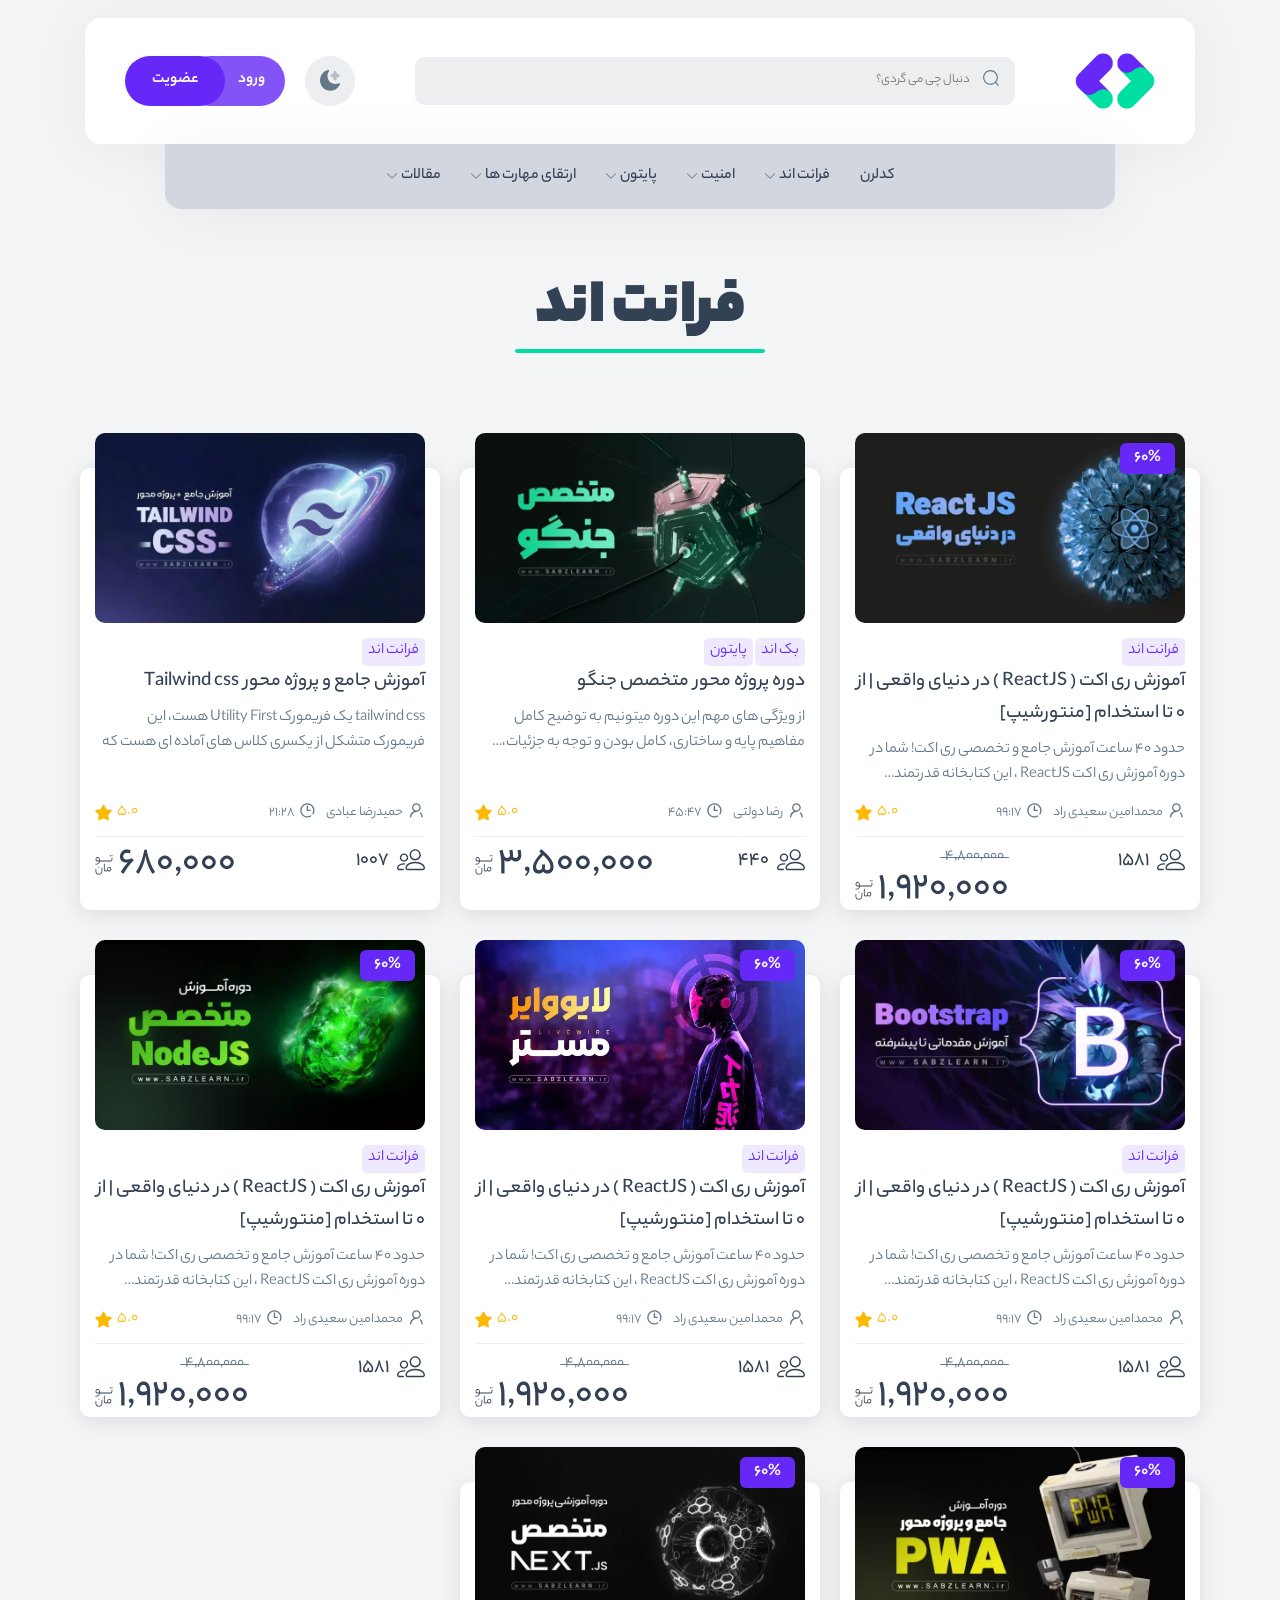
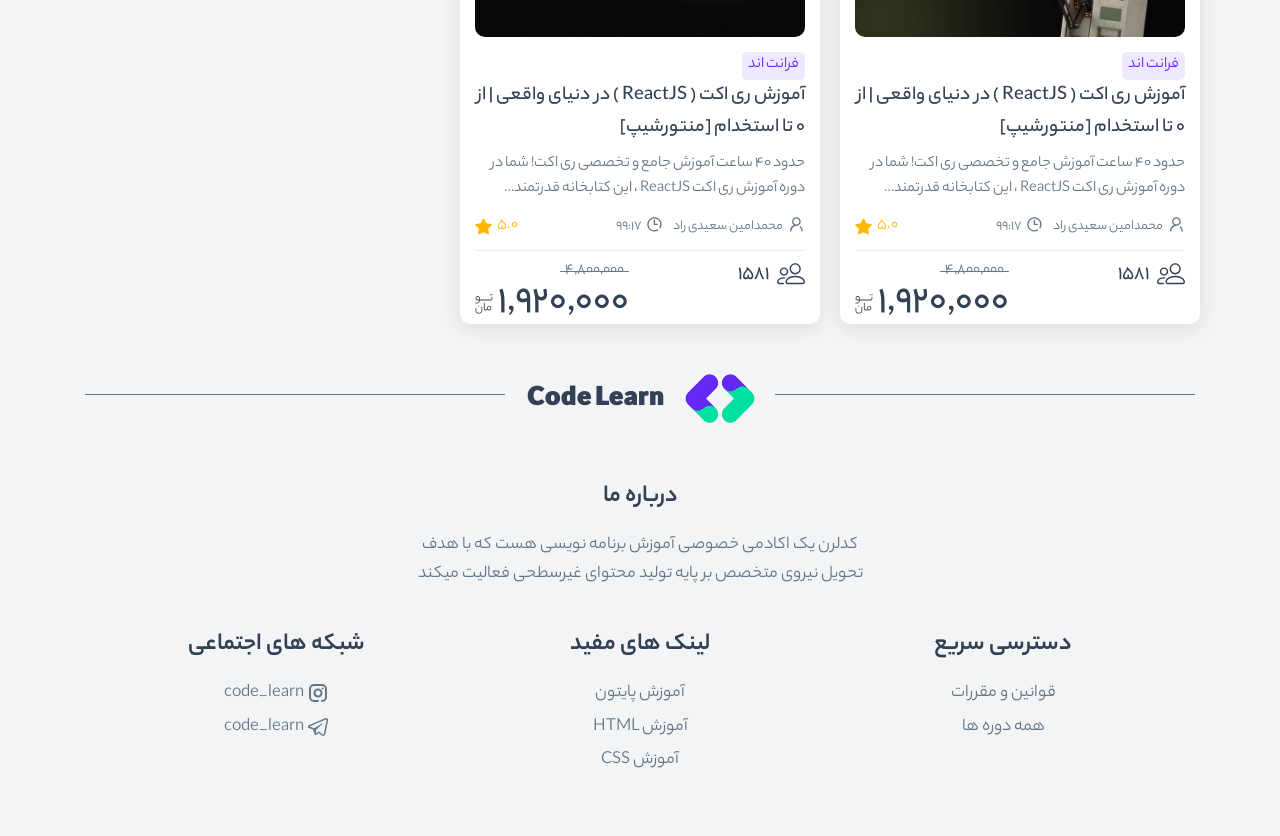
<file: course-cat-front.html>
<html lang="fa" dir="rtl">
<head>
    <meta charset="UTF-8">
    <meta name="viewport" content="width=device-width, user-scalable=no, initial-scale=1.0, maximum-scale=1.0, minimum-scale=1.0">
    <meta http-equiv="X-UA-Compatible" content="ie=edge">
    <title>کدلرن | Code Learn</title>
    <link rel="icon" type="image/png" href="images/logo-icon.png">
    <link rel="stylesheet" href="styles/fonts.css">
    <link rel="stylesheet" href="styles/app.css">
    <link rel="stylesheet" href="styles/responsive.css">
    <link rel="stylesheet" href="styles/grid.css">
</head>
<body>
    <div class="container">

        <nav class="nav">

            <div class="upper-part">

                <div class="nav__btn">
                    <span class="nav__btn-line"></span>
                </div>

                <a href="" class="app-logo">
                    <img src="images/logo.png" alt="کدلرن" class="app-logo__img">
                </a>

                <form action="" class="search">
                    <label class="search__lbl">
                        <input class="search__txt" type="text" placeholder="دنبال چی می گردی؟">
                        <button class="search__btn" type="submit">
                            <svg xmlns="http://www.w3.org/2000/svg" data-name="Layer 1" viewBox="0 0 1024 990" x="0px" y="0px">
                                <path fill=currentColor d="M948.8 902L801.9 755.2c63-73.3 100.9-168.6 100.9-272.7 0-231.8-187.9-419.7-419.9-419.7-231.8 0-419.7 187.9-419.7 419.7s187.9 419.7 419.7 419.7c104.2 0 199.4-37.8 272.7-100.8l146.9 146.7c6.4 6.4 14.7 9.6 23.1 9.6 8.3 0 16.7-3.3 23.2-9.6 12.7-12.6 12.7-33.2 0-46.1zM128.6 482.6c0-195.3 159-354.3 354.3-354.3 195.5 0 354.4 159 354.4 354.3 0 195.5-159 354.3-354.4 354.3-195.3 0-354.3-158.9-354.3-354.3z"/>
                            </svg>
                        </button>
                    </label>
                </form>

                <div class="wrapper">

                    <div class="change-mode">
                        <svg width="20" height="21"  viewBox="0 0 20 21" fill="none" xmlns="http://www.w3.org/2000/svg">
                            <path fill-rule="evenodd" clip-rule="evenodd" d="M19.9358 14.3652C20.0691 14.0415 19.9906 13.6679 19.7389 13.4276C19.4872 13.1873 19.115 13.1308 18.8051 13.2857C17.7584 13.8091 16.5801 14.1034 15.3317 14.1034C10.9835 14.1034 7.45846 10.5246 7.45846 6.1098C7.45846 4.32254 8.0352 2.67449 9.01033 1.34372C9.21644 1.06244 9.22917 0.680892 9.04229 0.386091C8.85541 0.0912907 8.50809 -0.054977 8.17055 0.0189828C3.50017 1.04235 2.17361e-07 5.25905 0 10.3077C-2.50276e-07 16.1208 4.64155 20.8333 10.3672 20.8333C14.6778 20.8333 18.372 18.1625 19.9358 14.3652Z" fill="currentColor"></path>
                            <path fill-rule="evenodd" clip-rule="evenodd" d="M13.0928 3.67116L13.7596 1.84183C13.9751 1.25035 14.4797 0.939795 14.9987 0.910156C15.5177 0.939795 16.0222 1.25035 16.2378 1.84183L16.9045 3.67116L18.7063 4.34807C19.9329 4.8089 19.9329 6.57032 18.7063 7.03114L16.9045 7.70806L16.2378 9.53738C16.0222 10.1289 15.5177 10.4394 14.9987 10.4691C14.4797 10.4394 13.9751 10.1289 13.7596 9.53738L13.0928 7.70806L11.2911 7.03114C10.0644 6.57032 10.0644 4.8089 11.2911 4.34807L13.0928 3.67116Z" fill="currentColor" fill-opacity="0.4"></path>
                        </svg>
                    </div>

                    <a href="" class="login-mobile">
                        <svg xmlns="http://www.w3.org/2000/svg" class="svg-icon" style="width: 1.8em; height: 1.8em;vertical-align: middle;fill: currentColor;overflow: hidden;" viewBox="0 0 1024 1024" version="1.1"><path d="M843.282963 870.115556c-8.438519-140.515556-104.296296-257.422222-233.908148-297.14963C687.881481 536.272593 742.4 456.533333 742.4 364.088889c0-127.241481-103.158519-230.4-230.4-230.4S281.6 236.847407 281.6 364.088889c0 92.444444 54.518519 172.183704 133.12 208.877037-129.611852 39.727407-225.46963 156.634074-233.908148 297.14963-0.663704 10.903704 7.964444 20.195556 18.962963 20.195556l0 0c9.955556 0 18.299259-7.774815 18.962963-17.73037C227.745185 718.506667 355.65037 596.385185 512 596.385185s284.254815 122.121481 293.357037 276.195556c0.568889 9.955556 8.912593 17.73037 18.962963 17.73037C835.318519 890.311111 843.946667 881.019259 843.282963 870.115556zM319.525926 364.088889c0-106.287407 86.186667-192.474074 192.474074-192.474074s192.474074 86.186667 192.474074 192.474074c0 106.287407-86.186667 192.474074-192.474074 192.474074S319.525926 470.376296 319.525926 364.088889z"/></svg>
                    </a>

                    <div class="login-signup">
                        <a href="login-signup.html" class="log-in">ورود</a>
                        <a href="login-signup.html" class="sign-up">عضویت</a>
                    </div>

                    <div class="profile">

                        <img src="images/profile.png" alt="" class="profile__img">

                        <div class="profile-box">

                            <div class="profile-box__header">

                                <div class="profile-box__user">
                                    <a href="#" class="user__link">
                                        <img src="images/profile.png" alt="" class="user__img">
                                    </a>
                                    <span class="user__name"><?php echo $_SESSION['username']; ?></span>
                                </div>

                                <div class="wallet">
                                        <span class="wrapper-wallet">
                                            <svg xmlns="http://www.w3.org/2000/svg" class="svg-icon" style="width: 1.5em; height: 1.5em;vertical-align: middle;fill: currentColor;overflow: hidden;" viewBox="0 0 1024 1024" version="1.1"><path d="M748.8 603.733333m-32 0a32 32 0 1 0 64 0 32 32 0 1 0-64 0Z" fill=currentColor /><path d="M949.333333 405.333333c0-34.133333-17.066667-64-44.8-81.066666v-78.933334c0-49.066667-40.533333-89.6-89.6-89.6H576V149.333333c-6.4-12.8-19.2-21.333333-32-25.6-12.8-4.266667-27.733333-2.133333-40.533333 6.4l-32 19.2-305.066667-2.133333c-49.066667 0-89.6 40.533333-91.733333 89.6v23.466667c0 6.4 0 10.666667 2.133333 14.933333v516.266667c0 53.333333 44.8 98.133333 98.133333 98.133333h268.8c12.8 0 21.333333-8.533333 21.333334-21.333333s-8.533333-21.333333-21.333334-21.333334H172.8c-29.866667 0-55.466667-25.6-55.466667-55.466666V337.066667c12.8 8.533333 27.733333 12.8 44.8 12.8H853.333333c29.866667 0 55.466667 25.6 55.466667 55.466666v85.333334H686.933333c-49.066667 0-87.466667 38.4-87.466666 87.466666V618.666667c0 49.066667 38.4 87.466667 87.466666 87.466666h219.733334v87.466667c0 14.933333-6.4 27.733333-17.066667 38.4s-23.466667 17.066667-38.4 17.066667h-198.4c-12.8 0-21.333333 8.533333-21.333333 21.333333s8.533333 21.333333 21.333333 21.333333H853.333333c25.6 0 51.2-10.666667 70.4-29.866666 19.2-19.2 29.866667-42.666667 29.866667-70.4L949.333333 405.333333zM209.066667 307.2H162.133333c-12.8 0-23.466667-4.266667-32-12.8-6.4-6.4-10.666667-14.933333-12.8-21.333333V256 236.8c0-25.6 21.333333-46.933333 49.066667-46.933333l234.666667 2.133333-192 115.2z m83.2 0l234.666666-140.8c2.133333-2.133333 6.4-2.133333 6.4 0 2.133333 0 4.266667 2.133333 6.4 4.266667l76.8 136.533333H292.266667z m552.533333 0h-179.2l-64-113.066667h213.333333c25.6 0 46.933333 21.333333 46.933334 46.933334v64c-4.266667 0-8.533333-2.133333-12.8-2.133334h-4.266667z m-157.866667 356.266667c-25.6 0-44.8-19.2-44.8-44.8v-40.533334c0-25.6 19.2-44.8 44.8-44.8h219.733334v130.133334H686.933333z" fill=currentColor /><path d="M548.266667 868.266667m-32 0a32 32 0 1 0 64 0 32 32 0 1 0-64 0Z" fill=currentColor /></svg>
                                            کیف پول
                                        </span>
                                    <div class="inventory">
                                            <span class="wrapper-inventory">
                                                0
                                                <svg width="15" height="16" viewBox="0 0 9 10" fill="none" xmlns="http://www.w3.org/2000/svg">
                                                    <path d="M0.874343 3.99165C1.02826 3.99165 1.1599 3.96938 1.26926 3.92482C1.38267 3.88432 1.47583 3.82761 1.54874 3.7547C1.62165 3.6818 1.67835 3.59471 1.71886 3.49345C1.75936 3.39624 1.78366 3.29296 1.79176 3.18359H1.37862C1.168 3.18359 0.995855 3.16132 0.862191 3.11676C0.728527 3.07221 0.623216 3.0074 0.546258 2.92234C0.4693 2.83323 0.414619 2.7259 0.382216 2.60033C0.353863 2.47477 0.339686 2.333 0.339686 2.17504C0.339686 2.01707 0.361964 1.86923 0.406518 1.73152C0.451073 1.58975 0.51588 1.46621 0.600939 1.3609C0.690048 1.25559 0.79941 1.17256 0.929023 1.1118C1.05864 1.04699 1.2085 1.01459 1.37862 1.01459C1.51634 1.01459 1.64595 1.03687 1.76746 1.08142C1.89302 1.12598 2.00239 1.19686 2.09555 1.29407C2.18871 1.39128 2.26161 1.51684 2.31427 1.67076C2.37097 1.82468 2.39933 2.01302 2.39933 2.23579V2.51527H2.89145C2.98056 2.51527 3.02512 2.62261 3.02512 2.83728C3.02512 3.06816 2.98056 3.18359 2.89145 3.18359H2.38718C2.37908 3.38206 2.33857 3.57041 2.26566 3.74863C2.19276 3.92685 2.0915 4.08279 1.96188 4.21645C1.83632 4.35012 1.68443 4.45543 1.50621 4.53239C1.32799 4.61339 1.12749 4.6539 0.904721 4.6539H0.291081L0.254628 3.99165H0.874343ZM0.935099 2.13251C0.935099 2.27427 0.965477 2.37351 1.02623 2.43021C1.09104 2.48692 1.2166 2.51527 1.40292 2.51527H1.80392V2.22972C1.80392 2.0191 1.76341 1.87126 1.6824 1.7862C1.60544 1.70114 1.49608 1.65861 1.35432 1.65861C1.22065 1.65861 1.11737 1.69911 1.04446 1.78012C0.971553 1.86113 0.935099 1.97859 0.935099 2.13251ZM3.89142 2.51527C3.94407 2.51527 3.9785 2.54363 3.99471 2.60033C4.01496 2.65299 4.02508 2.73197 4.02508 2.83728C4.02508 2.95474 4.01496 3.04183 3.99471 3.09853C3.9785 3.15524 3.94407 3.18359 3.89142 3.18359H2.88894C2.83628 3.18359 2.80185 3.15727 2.78565 3.10461C2.7654 3.0479 2.75527 2.9669 2.75527 2.86158C2.75527 2.74412 2.7654 2.65704 2.78565 2.60033C2.80185 2.54363 2.83628 2.51527 2.88894 2.51527H3.89142ZM4.89414 2.51527C4.94679 2.51527 4.98122 2.54363 4.99742 2.60033C5.01767 2.65299 5.0278 2.73197 5.0278 2.83728C5.0278 2.95474 5.01767 3.04183 4.99742 3.09853C4.98122 3.15524 4.94679 3.18359 4.89414 3.18359H3.89166C3.839 3.18359 3.80457 3.15727 3.78837 3.10461C3.76812 3.0479 3.75799 2.9669 3.75799 2.86158C3.75799 2.74412 3.76812 2.65704 3.78837 2.60033C3.80457 2.54363 3.839 2.51527 3.89166 2.51527H4.89414ZM5.89685 2.51527C5.94951 2.51527 5.98394 2.54363 6.00014 2.60033C6.02039 2.65299 6.03052 2.73197 6.03052 2.83728C6.03052 2.95474 6.02039 3.04183 6.00014 3.09853C5.98394 3.15524 5.94951 3.18359 5.89685 3.18359H4.89437C4.84172 3.18359 4.80729 3.15727 4.79109 3.10461C4.77084 3.0479 4.76071 2.9669 4.76071 2.86158C4.76071 2.74412 4.77084 2.65704 4.79109 2.60033C4.80729 2.54363 4.84172 2.51527 4.89437 2.51527H5.89685ZM6.89957 2.51527C6.95223 2.51527 6.98666 2.54363 7.00286 2.60033C7.02311 2.65299 7.03324 2.73197 7.03324 2.83728C7.03324 2.95474 7.02311 3.04183 7.00286 3.09853C6.98666 3.15524 6.95223 3.18359 6.89957 3.18359H5.89709C5.84444 3.18359 5.81001 3.15727 5.79381 3.10461C5.77355 3.0479 5.76343 2.9669 5.76343 2.86158C5.76343 2.74412 5.77355 2.65704 5.79381 2.60033C5.81001 2.54363 5.84444 2.51527 5.89709 2.51527H6.89957ZM7.45877 2.51527C7.73015 2.51527 7.86584 2.38363 7.86584 2.12036V1.40343H8.48555V2.16289C8.48555 2.49907 8.40049 2.75425 8.23037 2.92842C8.06026 3.09853 7.82128 3.18359 7.51345 3.18359H6.89981C6.84715 3.18359 6.81273 3.15727 6.79652 3.10461C6.77627 3.0479 6.76615 2.9669 6.76615 2.86158C6.76615 2.74412 6.77627 2.65704 6.79652 2.60033C6.81273 2.54363 6.84715 2.51527 6.89981 2.51527H7.45877ZM8.50378 0.692582H7.87191V0.0971694H8.50378V0.692582ZM7.63496 0.692582H7.0031V0.0971694H7.63496V0.692582ZM3.62053 8.0317C3.62053 8.26258 3.58408 8.47522 3.51117 8.66964C3.44231 8.86812 3.34105 9.04026 3.20739 9.18607C3.07777 9.33189 2.91778 9.4453 2.72741 9.52631C2.54109 9.61137 2.3325 9.6539 2.10162 9.6539H1.71886C1.26521 9.6539 0.912822 9.51416 0.661695 9.23468C0.410569 8.9552 0.285006 8.57243 0.285006 8.08638V6.99884H0.898645V8.06208C0.898645 8.20385 0.914847 8.33143 0.94725 8.44485C0.979654 8.55826 1.03028 8.65547 1.09914 8.73648C1.17205 8.81749 1.26521 8.88027 1.37862 8.92482C1.49608 8.96938 1.63785 8.99165 1.80392 8.99165H2.07124C2.24136 8.99165 2.38515 8.96533 2.50261 8.91267C2.62413 8.86407 2.72134 8.79521 2.79424 8.7061C2.8712 8.62104 2.92588 8.51978 2.95829 8.40232C2.99069 8.2889 3.00689 8.16739 3.00689 8.03778V6.40343H3.62053V8.0317ZM2.19276 6.3123H1.50621V5.69258H2.19276V6.3123ZM5.17841 8.18359C5.065 8.18359 4.95564 8.16942 4.85033 8.14106C4.74907 8.10866 4.65996 8.05601 4.583 7.9831C4.50604 7.91019 4.44528 7.81501 4.40073 7.69754C4.35617 7.57603 4.3339 7.42616 4.3339 7.24795V4.4167H4.95361V7.09605C4.95361 7.22567 4.98196 7.32895 5.03867 7.40591C5.09943 7.47882 5.18854 7.51527 5.306 7.51527H5.44574C5.53485 7.51527 5.5794 7.62261 5.5794 7.83728C5.5794 8.06816 5.53485 8.18359 5.44574 8.18359H5.17841ZM5.50085 7.51527C5.63856 7.51527 5.7459 7.48895 5.82286 7.43629C5.89981 7.37958 5.93829 7.28845 5.93829 7.16289V7.02922C5.93829 6.86721 5.96057 6.71734 6.00512 6.57963C6.05373 6.44191 6.12259 6.32445 6.2117 6.22724C6.30081 6.13003 6.40814 6.0551 6.5337 6.00244C6.66332 5.94573 6.80711 5.91738 6.96508 5.91738C7.13114 5.91738 7.27696 5.94573 7.40252 6.00244C7.53213 6.0551 7.63947 6.13205 7.72453 6.23331C7.80959 6.33052 7.8744 6.44799 7.91895 6.5857C7.96351 6.72342 7.98578 6.87328 7.98578 7.0353C7.98578 7.39984 7.89262 7.68337 7.7063 7.88589C7.52403 8.08436 7.27493 8.18359 6.959 8.18359C6.79698 8.18359 6.64104 8.15322 6.49118 8.09246C6.34536 8.02765 6.23397 7.92639 6.15702 7.78868C6.08006 7.94664 5.98082 8.05195 5.85931 8.10461C5.7378 8.15727 5.61831 8.18359 5.50085 8.18359H5.44617C5.39351 8.18359 5.35908 8.15727 5.34288 8.10461C5.32263 8.0479 5.3125 7.9669 5.3125 7.86158C5.3125 7.74412 5.32263 7.65704 5.34288 7.60033C5.35908 7.54363 5.39351 7.51527 5.44617 7.51527H5.50085ZM7.39037 7.07783C7.39037 6.94011 7.35797 6.82468 7.29316 6.73152C7.2324 6.63836 7.12102 6.59178 6.959 6.59178C6.80508 6.59178 6.6937 6.63836 6.62484 6.73152C6.56003 6.82063 6.52763 6.93809 6.52763 7.0839C6.52763 7.22567 6.56611 7.333 6.64307 7.40591C6.72002 7.47882 6.82534 7.51527 6.959 7.51527C7.24658 7.51527 7.39037 7.36946 7.39037 7.07783Z" fill=currentColor ></path>
                                                </svg>
                                            </span>
                                    </div>
                                </div>

                            </div>

                            <div class="profile-box__links">
                                <a href="" class="profile-box__link">
                                        <span class="profile-box__item">
                                            <svg xmlns="http://www.w3.org/2000/svg" class="svg-icon" style="width: 1.3em; height: 1.3em;vertical-align: middle;fill: currentColor;overflow: hidden;" viewBox="0 0 1024 1024" version="1.1"><path d="M956.998515 559.444569c-4.204765 4.189416-9.657964 6.332219-15.205307 6.332219-5.531993 0-10.984169-2.142803-15.189957-6.332219L512.004605 144.845922 97.421308 559.444569c-8.362458 8.394181-22.032806 8.394181-30.395264 0-8.394181-8.362458-8.394181-22.032806 0-30.395264l429.788603-429.788603c8.362458-8.394181 22.032806-8.394181 30.395264 0l429.788603 429.788603C965.392696 537.411763 965.392696 551.08211 956.998515 559.444569L956.998515 559.444569zM769.877767 931.049005 619.499851 931.049005c-11.879562 0-21.537526-9.561773-21.537526-21.441335s9.657964-21.537526 21.537526-21.537526L769.877767 888.070144c23.728424 0 42.97886-19.25146 42.97886-42.97886L812.856627 608.67583c0-11.799744 9.657964-21.457708 21.537526-21.457708s21.441335 9.657964 21.441335 21.457708l0 236.415454C855.835488 892.530736 817.317219 931.049005 769.877767 931.049005L769.877767 931.049005zM619.499851 716.154703 426.046884 716.154703l0 193.452967c0 11.879562-9.561773 21.441335-21.441335 21.441335L254.131443 931.049005c-47.424102 0-85.957721-38.518269-85.957721-85.957721L168.173722 436.840206c0-11.879562 9.657964-21.537526 21.537526-21.537526 11.799744 0 21.441335 9.657964 21.441335 21.537526l0 408.251078c0 23.728424 19.266809 42.97886 42.97886 42.97886l128.936581 0L383.068024 694.63355c0-11.799744 9.657964-21.457708 21.537526-21.457708l214.894302 0c11.799744 0 21.441335 9.657964 21.441335 21.457708C640.941186 706.59293 631.299595 716.154703 619.499851 716.154703L619.499851 716.154703z"/></svg>
                                            پیشخوان
                                        </span>
                                </a>
                                <a href="" class="profile-box__link">
                                        <span class="profile-box__item">
                                            <svg xmlns="http://www.w3.org/2000/svg" class="svg-icon" style="width: 1.3em; height: 1em;vertical-align: middle;fill: currentColor;overflow: hidden;" viewBox="0 0 1024 1024" version="1.1"><path d="M960.975595 272.065396l0-61.152778c0-33.789571-27.496238-61.275575-61.285808-61.275575l-529.86795 0c-0.818645-0.429789-3.499707-2.148943-8.258081-8.135284-4.91187-6.170536-9.915837-14.152325-15.20633-22.604834-15.687284-25.009603-31.906687-50.878784-58.809407-50.878784L63.085804 68.01814c-33.779338 0-61.275575 27.486004-61.275575 61.275575l0 693.801603c0 0.337691 0.010233 0.685615 0.030699 1.023306 0.010233 0.245593 0.030699 0.50142 0.051165 0.76748 0.020466 0.225127 0.040932 0.450255 0.071631 0.675382 0.010233 0.112564 0.030699 0.225127 0.051165 0.347924 0.010233 0.173962 0.040932 0.337691 0.071631 0.511653 0.051165 0.276293 0.102331 0.552585 0.153496 0.818645 0.040932 0.225127 0.092098 0.460488 0.153496 0.685615 0.173962 0.685615 0.36839 1.350764 0.603751 2.015913 0.102331 0.26606 0.204661 0.532119 0.306992 0.798179 0.081864 0.204661 0.173962 0.409322 0.255827 0.613984 0.051165 0.092098 0.092098 0.194428 0.13303 0.296759 0.102331 0.214894 0.214894 0.440022 0.327458 0.654916 0.173962 0.347924 0.36839 0.695848 0.573051 1.043772 0.081864 0.153496 0.173962 0.306992 0.26606 0.450255 0.849344 1.381463 1.862417 2.660596 3.018753 3.806699 0.163729 0.163729 0.327458 0.327458 0.50142 0.480954 0.286526 0.26606 0.583285 0.521886 0.880043 0.76748 0.255827 0.204661 0.511653 0.409322 0.777713 0.613984 0.26606 0.194428 0.532119 0.388856 0.798179 0.562818 0.26606 0.184195 0.532119 0.358157 0.808412 0.521886 0.317225 0.194428 0.644683 0.378623 0.982374 0.552585 0.184195 0.112564 0.378623 0.204661 0.573051 0.306992 0.204661 0.092098 0.409322 0.194428 0.603751 0.286526 0.010233 0 0.020466 0 0.020466 0 0.26606 0.122797 0.542352 0.245593 0.818645 0.347924 0.552585 0.225127 1.115404 0.429789 1.698688 0.603751 0.573051 0.173962 1.166569 0.327458 1.77032 0.450255 0.757247 0.153496 1.50426 0.26606 2.251274 0.337691 0.624217 0.061398 1.248434 0.092098 1.87265 0.092098l0.061398 0c0.347924 0 0.685615-0.010233 1.033539-0.030699 0.245593 0 0.491187-0.020466 0.73678-0.051165 0.245593-0.020466 0.50142-0.040932 0.747014-0.081864 0.081864 0 0.163729-0.010233 0.23536-0.030699 0.214894-0.020466 0.429789-0.051165 0.644683-0.092098 0.26606-0.040932 0.521886-0.092098 0.777713-0.143263 0.194428-0.040932 0.388856-0.081864 0.583285-0.143263 0.716314-0.163729 1.412163-0.36839 2.097778-0.613984 0.26606-0.102331 0.532119-0.204661 0.798179-0.306992 0.26606-0.112564 0.521886-0.214894 0.777713-0.337691 0.010233 0 0.020466 0 0.020466 0 0.26606-0.122797 0.511653-0.245593 0.76748-0.378623 0.358157-0.173962 0.706081-0.358157 1.043772-0.573051 0.153496-0.081864 0.306992-0.173962 0.450255-0.26606 0.798179-0.480954 1.555425-1.023306 2.281973-1.627057 0.255827-0.204661 0.50142-0.419556 0.747014-0.644683 0.23536-0.214894 0.470721-0.440022 0.706081-0.675382 0.23536-0.23536 0.460488-0.470721 0.675382-0.706081 0.225127-0.245593 0.440022-0.491187 0.644683-0.747014 0.204661-0.255827 0.409322-0.511653 0.613984-0.777713 0.010233-0.010233 0.010233-0.010233 0.010233-0.010233 0.378623-0.521886 0.747014-1.064238 1.084705-1.616824 0.173962-0.286526 0.337691-0.573051 0.491187-0.859577 0.13303-0.245593 0.26606-0.491187 0.388856-0.73678 0.040932-0.092098 0.092098-0.184195 0.13303-0.276293 0.092098-0.204661 0.184195-0.409322 0.276293-0.624217 0.102331-0.214894 0.194428-0.450255 0.276293-0.675382 0.081864-0.194428 0.153496-0.388856 0.225127-0.583285 0.020466-0.071631 0.051165-0.143263 0.071631-0.225127 0.081864-0.225127 0.153496-0.460488 0.225127-0.695848 0.173962-0.573051 0.327458-1.166569 0.450255-1.77032l0.020466-0.102331 102.443184-491.678162 0-2.108011c0-11.215436 9.117658-20.343327 20.343327-20.343327l795.794531 0c10.683317 0 19.48375 8.28878 20.281929 18.787902l-101.542674 548.31816-0.081864 0.450255c-0.061398 0.317225-0.112564 0.63445-0.153496 0.941442-0.040932 0.296759-0.071631 0.583285-0.102331 0.86981-0.020466 0.286526-0.051165 0.573051-0.061398 0.859577-0.020466 0.327458-0.030699 0.665149-0.030699 0.992607l0 0.081864c-0.010233 11.205203-9.127891 20.322861-20.343327 20.322861l-596.034928 0c-11.307533 0-20.466124 9.15859-20.466124 20.466124 0 11.2973 9.15859 20.466124 20.466124 20.466124l596.034928 0c33.073256 0 60.109006-26.339902 61.234643-59.136865l0-0.010233 101.726869-549.341466 0.347924-1.841951 0-1.882883C1022.189771 299.571866 994.724233 272.096095 960.975595 272.065396zM920.043347 272.065396l-754.923682 0c-33.011858 0-60.016909 26.237571-61.234643 58.962903l-61.142545 293.494451 0-495.229035c0-11.215436 9.127891-20.343327 20.343327-20.343327l224.042659 0c0.706081 0.306992 3.50994 1.821485 8.677637 8.217149 5.157463 6.385431 10.601452 15.0733 15.871479 23.474644 15.380292 24.549116 31.292704 49.927109 57.489342 49.927109l530.522865 0c11.225669 0 20.35356 9.127891 20.35356 20.343327L920.043347 272.065396 920.043347 272.065396z"/><path d="M16.341177 842.650699c-0.573051-0.173962-1.146103-0.36839-1.698688-0.603751C15.195074 842.272076 15.757892 842.476737 16.341177 842.650699z"/></svg>
                                            دوره های من
                                        </span>
                                </a>
                                <a href="" class="profile-box__link">
                                        <span class="profile-box__item">
                                            <svg xmlns="http://www.w3.org/2000/svg" class="svg-icon" style="width: 1.3em; height: 1.3em;vertical-align: middle;fill: currentColor;overflow: hidden;" viewBox="0 0 1024 1024" version="1.1"><path d="M843.282963 870.115556c-8.438519-140.515556-104.296296-257.422222-233.908148-297.14963C687.881481 536.272593 742.4 456.533333 742.4 364.088889c0-127.241481-103.158519-230.4-230.4-230.4S281.6 236.847407 281.6 364.088889c0 92.444444 54.518519 172.183704 133.12 208.877037-129.611852 39.727407-225.46963 156.634074-233.908148 297.14963-0.663704 10.903704 7.964444 20.195556 18.962963 20.195556l0 0c9.955556 0 18.299259-7.774815 18.962963-17.73037C227.745185 718.506667 355.65037 596.385185 512 596.385185s284.254815 122.121481 293.357037 276.195556c0.568889 9.955556 8.912593 17.73037 18.962963 17.73037C835.318519 890.311111 843.946667 881.019259 843.282963 870.115556zM319.525926 364.088889c0-106.287407 86.186667-192.474074 192.474074-192.474074s192.474074 86.186667 192.474074 192.474074c0 106.287407-86.186667 192.474074-192.474074 192.474074S319.525926 470.376296 319.525926 364.088889z"/></svg>
                                            جزئیات حساب
                                        </span>
                                </a>
                            </div>

                            <div class="profile-box__exit">
                                <a href="" class="profile-box__link">
                                        <span class="exit">
                                            <svg xmlns="http://www.w3.org/2000/svg" class="svg-icon" style="width: 1.4em; height: 1.4em;vertical-align: middle;fill: currentColor;overflow: hidden;" viewBox="0 0 1024 1024" version="1.1"><path d="M918.4 489.6l-160-160c-12.8-12.8-32-12.8-44.8 0-12.8 12.8-12.8 32 0 44.8l105.6 105.6L512 480c-19.2 0-32 12.8-32 32s12.8 32 32 32l307.2 0-105.6 105.6c-12.8 12.8-12.8 32 0 44.8 6.4 6.4 12.8 9.6 22.4 9.6 9.6 0 16-3.2 22.4-9.6l160-163.2c0 0 0-3.2 3.2-3.2C931.2 518.4 931.2 499.2 918.4 489.6z"/><path d="M832 736c-19.2 0-32 12.8-32 32l0 64c0 19.2-12.8 32-32 32L224 864c-19.2 0-32-12.8-32-32L192 192c0-19.2 12.8-32 32-32l544 0c19.2 0 32 12.8 32 32l0 64c0 19.2 12.8 32 32 32s32-12.8 32-32L864 192c0-54.4-41.6-96-96-96L224 96C169.6 96 128 137.6 128 192l0 640c0 54.4 41.6 96 96 96l544 0c54.4 0 96-41.6 96-96l0-64C864 748.8 851.2 736 832 736z"/></svg>
                                            خروج
                                        </span>
                                </a>
                            </div>

                        </div>

                    </div>
                </div>
            </div>


            <div class="navigation">

                <button class="navigation__exit">
                    <svg width="18" height="18" viewBox="0 0 18 18" fill="none" xmlns="http://www.w3.org/2000/svg">
                        <path d="M16 2L9 9M9 9L2 16M9 9L16 16M9 9L2 2" stroke="#353F53" stroke-width="2.88235" stroke-linecap="round" stroke-linejoin="round"></path>
                    </svg>
                </button>

                <div class="navigation__wrapper">
                    <img src="images/logo.png" alt="کدلرن" class="navigation__logo">
                    <span class="navigation__title">Code Learn</span>
                </div>

                <form action="" class="navigation-search">
                    <label class="navigation-search__lbl">
                        <input class="navigation-search__txt" type="text" placeholder="دنبال چی می گردی؟">
                        <button class="navigation-search__btn" type="submit">
                            <img src="images/icons/search.svg" class="navigation-search__img" alt="search">
                        </button>
                    </label>
                </form>

                <ul class="navigation__menu">

                    <li class="navigation__item">
                        <a href="" class="navigation__link">کدلرن</a>
                    </li>

                    <li class="navigation__item" data-content-id="#front">
                        <div class="nav-link_wrapper">
                            <span class="navigation__link">فرانت اند</span>
                            <svg xmlns="http://www.w3.org/2000/svg" xmlns:xlink="http://www.w3.org/1999/xlink" fill=currentColor height="10px" width="10px" version="1.1" id="Layer_1" viewBox="0 0 330 330" xml:space="preserve">
                                     <path id="XMLID_225_" d="M325.607,79.393c-5.857-5.857-15.355-5.858-21.213,0.001l-139.39,139.393L25.607,79.393  c-5.857-5.857-15.355-5.858-21.213,0.001c-5.858,5.858-5.858,15.355,0,21.213l150.004,150c2.813,2.813,6.628,4.393,10.606,4.393  s7.794-1.581,10.606-4.394l149.996-150C331.465,94.749,331.465,85.251,325.607,79.393z"/>
                                 </svg>
                        </div>
                        <div class="item__nav-menu" id="front">
                            <a href="#" class="item__link">آموزش HTML</a>
                            <a href="#" class="item__link">آموزش CSS</a>
                            <a href="#" class="item__link">آموزش FlexBox</a>
                            <a href="#" class="item__link">آموزش اصولی طراحی قالب</a>
                        </div>
                    </li>

                    <li class="navigation__item" data-content-id="#security">
                        <div class="nav-link_wrapper">
                            <span class="navigation__link" >امنیت</span>
                            <svg xmlns="http://www.w3.org/2000/svg" xmlns:xlink="http://www.w3.org/1999/xlink" fill=currentColor height="10px" width="10px" version="1.1" id="Layer_1" viewBox="0 0 330 330" xml:space="preserve">
                                    <path id="XMLID_225_" d="M325.607,79.393c-5.857-5.857-15.355-5.858-21.213,0.001l-139.39,139.393L25.607,79.393  c-5.857-5.857-15.355-5.858-21.213,0.001c-5.858,5.858-5.858,15.355,0,21.213l150.004,150c2.813,2.813,6.628,4.393,10.606,4.393  s7.794-1.581,10.606-4.394l149.996-150C331.465,94.749,331.465,85.251,325.607,79.393z"/>
                                </svg>
                        </div>
                        <div class="item__nav-menu" id="security">
                            <a href="#" class="item__link">نقشه راه ورود به دنیای هک و امنیت</a>
                            <a href="#" class="item__link">شبکه با گرایش امنیت</a>
                            <a href="#" class="item__link">لینوکس با گرایش امنیت</a>
                            <a href="#" class="item__link">آموزش پایتون سیاه</a>
                        </div>
                    </li>

                    <li class="navigation__item" data-content-id="#python">
                        <div class="nav-link_wrapper">
                            <span class="navigation__link" >پایتون</span>
                            <svg xmlns="http://www.w3.org/2000/svg" xmlns:xlink="http://www.w3.org/1999/xlink" fill=currentColor height="10px" width="10px" version="1.1" id="Layer_1" viewBox="0 0 330 330" xml:space="preserve">
                                    <path id="XMLID_225_" d="M325.607,79.393c-5.857-5.857-15.355-5.858-21.213,0.001l-139.39,139.393L25.607,79.393  c-5.857-5.857-15.355-5.858-21.213,0.001c-5.858,5.858-5.858,15.355,0,21.213l150.004,150c2.813,2.813,6.628,4.393,10.606,4.393  s7.794-1.581,10.606-4.394l149.996-150C331.465,94.749,331.465,85.251,325.607,79.393z"/>
                                </svg>
                        </div>
                        <div class="item__nav-menu" id="python">
                            <a href="#" class="item__link">دوره آموزش پایتون</a>
                            <a href="#" class="item__link">پروژه های کاربردی با پایتون</a>
                            <a href="#" class="item__link">متخصص جنگو</a>
                        </div>
                    </li>

                    <li class="navigation__item" data-content-id="#skill-up">
                        <div class="nav-link_wrapper">
                            <span class="navigation__link">ارتقای مهارت ها</span>
                            <svg xmlns="http://www.w3.org/2000/svg" xmlns:xlink="http://www.w3.org/1999/xlink" fill=currentColor height="10px" width="10px" version="1.1" id="Layer_1" viewBox="0 0 330 330" xml:space="preserve">
                                    <path id="XMLID_225_" d="M325.607,79.393c-5.857-5.857-15.355-5.858-21.213,0.001l-139.39,139.393L25.607,79.393  c-5.857-5.857-15.355-5.858-21.213,0.001c-5.858,5.858-5.858,15.355,0,21.213l150.004,150c2.813,2.813,6.628,4.393,10.606,4.393  s7.794-1.581,10.606-4.394l149.996-150C331.465,94.749,331.465,85.251,325.607,79.393z"/>
                                </svg>
                        </div>
                        <div class="item__nav-menu" id="skill-up">
                            <a href="#" class="item__link">الگوریتم و ساختمان داده</a>
                            <a href="#" class="item__link">گیت و گیتهاب</a>
                            <a href="#" class="item__link">آموزش کاربردی Vscode</a>
                        </div>
                    </li>

                    <li class="navigation__item" data-content-id="#articles">
                        <div class="nav-link_wrapper">
                            <span class="navigation__link">مقالات</span>
                            <svg xmlns="http://www.w3.org/2000/svg" xmlns:xlink="http://www.w3.org/1999/xlink" fill=currentColor height="10px" width="10px" version="1.1" id="Layer_1" viewBox="0 0 330 330" xml:space="preserve">
                                    <path id="XMLID_225_" d="M325.607,79.393c-5.857-5.857-15.355-5.858-21.213,0.001l-139.39,139.393L25.607,79.393  c-5.857-5.857-15.355-5.858-21.213,0.001c-5.858,5.858-5.858,15.355,0,21.213l150.004,150c2.813,2.813,6.628,4.393,10.606,4.393  s7.794-1.581,10.606-4.394l149.996-150C331.465,94.749,331.465,85.251,325.607,79.393z"/>
                                </svg>
                        </div>
                        <div class="item__nav-menu" id="articles">
                            <a href="#" class="item__link">اچ تی ام ال</a>
                            <a href="#" class="item__link">بوت استرپ</a>
                            <a href="#" class="item__link">پروژه های برنامه نویسی</a>
                            <a href="#" class="item__link">طراحی سایت</a>
                            <a href="#" class="item__link">جی کوئری</a>
                        </div>
                    </li>

                </ul>

                <div class="change-mode">
                    <svg width="20" height="21" viewBox="0 0 20 21" fill="none" xmlns="http://www.w3.org/2000/svg">
                        <path fill-rule="evenodd" clip-rule="evenodd" d="M19.9358 14.3652C20.0691 14.0415 19.9906 13.6679 19.7389 13.4276C19.4872 13.1873 19.115 13.1308 18.8051 13.2857C17.7584 13.8091 16.5801 14.1034 15.3317 14.1034C10.9835 14.1034 7.45846 10.5246 7.45846 6.1098C7.45846 4.32254 8.0352 2.67449 9.01033 1.34372C9.21644 1.06244 9.22917 0.680892 9.04229 0.386091C8.85541 0.0912907 8.50809 -0.054977 8.17055 0.0189828C3.50017 1.04235 2.17361e-07 5.25905 0 10.3077C-2.50276e-07 16.1208 4.64155 20.8333 10.3672 20.8333C14.6778 20.8333 18.372 18.1625 19.9358 14.3652Z" fill="currentColor"></path>
                        <path fill-rule="evenodd" clip-rule="evenodd" d="M13.0928 3.67116L13.7596 1.84183C13.9751 1.25035 14.4797 0.939795 14.9987 0.910156C15.5177 0.939795 16.0222 1.25035 16.2378 1.84183L16.9045 3.67116L18.7063 4.34807C19.9329 4.8089 19.9329 6.57032 18.7063 7.03114L16.9045 7.70806L16.2378 9.53738C16.0222 10.1289 15.5177 10.4394 14.9987 10.4691C14.4797 10.4394 13.9751 10.1289 13.7596 9.53738L13.0928 7.70806L11.2911 7.03114C10.0644 6.57032 10.0644 4.8089 11.2911 4.34807L13.0928 3.67116Z" fill="currentColor" fill-opacity="0.4"></path>
                    </svg>
                </div>

            </div>

            <div class="lower-part">

                <ul class="menu">

                    <li class="menu__item">
                        <a href="#" class="menu__link">کدلرن</a>
                    </li>

                    <li class="menu__item">
                        <a href="" class="menu__link">فرانت اند</a>
                        <svg xmlns="http://www.w3.org/2000/svg" xmlns:xlink="http://www.w3.org/1999/xlink" fill=currentColor height="10px" width="10px" version="1.1" id="Layer_1" viewBox="0 0 330 330" xml:space="preserve">
                                    <path d="M325.607,79.393c-5.857-5.857-15.355-5.858-21.213,0.001l-139.39,139.393L25.607,79.393  c-5.857-5.857-15.355-5.858-21.213,0.001c-5.858,5.858-5.858,15.355,0,21.213l150.004,150c2.813,2.813,6.628,4.393,10.606,4.393  s7.794-1.581,10.606-4.394l149.996-150C331.465,94.749,331.465,85.251,325.607,79.393z"/>
                                </svg>
                        <div class="item__menu">
                            <a href="#" class="item__link">آموزش HTML</a>
                            <a href="#" class="item__link">آموزش CSS</a>
                            <a href="#" class="item__link">آموزش FlexBox</a>
                            <a href="#" class="item__link">آموزش اصولی طراحی قالب</a>
                        </div>
                    </li>

                    <li class="menu__item">
                        <a href="#" class="menu__link">امنیت</a>
                        <svg xmlns="http://www.w3.org/2000/svg" xmlns:xlink="http://www.w3.org/1999/xlink" fill=currentColor height="10px" width="10px" version="1.1" id="Layer_1" viewBox="0 0 330 330" xml:space="preserve">
                                <path d="M325.607,79.393c-5.857-5.857-15.355-5.858-21.213,0.001l-139.39,139.393L25.607,79.393  c-5.857-5.857-15.355-5.858-21.213,0.001c-5.858,5.858-5.858,15.355,0,21.213l150.004,150c2.813,2.813,6.628,4.393,10.606,4.393  s7.794-1.581,10.606-4.394l149.996-150C331.465,94.749,331.465,85.251,325.607,79.393z"/>
                            </svg>
                        <div class="item__menu">
                            <a href="#" class="item__link">نقشه راه ورود به دنیای هک و امنیت</a>
                            <a href="#" class="item__link">شبکه با گرایش امنیت</a>
                            <a href="#" class="item__link">لینوکس با گرایش امنیت</a>
                            <a href="#" class="item__link">آموزش پایتون سیاه</a>
                        </div>
                    </li>

                    <li class="menu__item">
                        <a href="#" class="menu__link">پایتون</a>
                        <svg xmlns="http://www.w3.org/2000/svg" xmlns:xlink="http://www.w3.org/1999/xlink" fill=currentColor height="10px" width="10px" version="1.1" id="Layer_1" viewBox="0 0 330 330" xml:space="preserve">
                                <path id="XMLID_225_" d="M325.607,79.393c-5.857-5.857-15.355-5.858-21.213,0.001l-139.39,139.393L25.607,79.393  c-5.857-5.857-15.355-5.858-21.213,0.001c-5.858,5.858-5.858,15.355,0,21.213l150.004,150c2.813,2.813,6.628,4.393,10.606,4.393  s7.794-1.581,10.606-4.394l149.996-150C331.465,94.749,331.465,85.251,325.607,79.393z"/>
                            </svg>
                        <div class="item__menu">
                            <a href="#" class="item__link">دوره آموزش پایتون</a>
                            <a href="#" class="item__link">پروژه های کاربردی با پایتون</a>
                            <a href="#" class="item__link">متخصص جنگو</a>
                        </div>
                    </li>

                    <li class="menu__item">
                        <a href="#" class="menu__link">ارتقای مهارت ها</a>
                        <svg xmlns="http://www.w3.org/2000/svg" xmlns:xlink="http://www.w3.org/1999/xlink" fill=currentColor height="10px" width="10px" version="1.1" id="Layer_1" viewBox="0 0 330 330" xml:space="preserve">
                                <path d="M325.607,79.393c-5.857-5.857-15.355-5.858-21.213,0.001l-139.39,139.393L25.607,79.393  c-5.857-5.857-15.355-5.858-21.213,0.001c-5.858,5.858-5.858,15.355,0,21.213l150.004,150c2.813,2.813,6.628,4.393,10.606,4.393  s7.794-1.581,10.606-4.394l149.996-150C331.465,94.749,331.465,85.251,325.607,79.393z"/>
                            </svg>
                        <div class="item__menu">
                            <a href="#" class="item__link">الگوریتم و ساختمان داده</a>
                            <a href="#" class="item__link">گیت و گیتهاب</a>
                            <a href="#" class="item__link">آموزش کاربردی Vscode</a>
                        </div>
                    </li>

                    <li class="menu__item">
                        <a href="#" class="menu__link">مقالات</a>
                        <svg xmlns="http://www.w3.org/2000/svg" xmlns:xlink="http://www.w3.org/1999/xlink" fill=currentColor height="10px" width="10px" version="1.1" id="Layer_1" viewBox="0 0 330 330" xml:space="preserve">
                                <path d="M325.607,79.393c-5.857-5.857-15.355-5.858-21.213,0.001l-139.39,139.393L25.607,79.393  c-5.857-5.857-15.355-5.858-21.213,0.001c-5.858,5.858-5.858,15.355,0,21.213l150.004,150c2.813,2.813,6.628,4.393,10.606,4.393  s7.794-1.581,10.606-4.394l149.996-150C331.465,94.749,331.465,85.251,325.607,79.393z"/>
                            </svg>
                        <div class="item__menu">
                            <a href="#" class="item__link">اچ تی ام ال</a>
                            <a href="#" class="item__link">بوت استرپ</a>
                            <a href="#" class="item__link">پروژه های برنامه نویسی</a>
                            <a href="#" class="item__link">طراحی سایت</a>
                            <a href="#" class="item__link">جی کوئری</a>
                        </div>
                    </li>

                </ul>

            </div>

        </nav>
		
		<section class="courses-cat">

            <h2 class="courses-cat__title">فرانت اند</h2>
			
			<div class="row">
                <div class="col-12 col-md-6 col-xl-4 col-xxl-3">
                    <div class="course">
                        <div class="course__banner">
                            <a href="#" class="course__link">
                                <img src="images/last-course-1.webp" alt="" class="course__img">
                            </a>
                            <span class="offer">60%</span>
                        </div>
                        <div class="course__body">
                            <a href="#" class="courses-category">فرانت اند</a>
                            <h4 class="course__title">آموزش ری اکت ( ReactJS ) در دنیای واقعی | از 0 تا استخدام
                                [منتورشیپ]</h4>
                            <p class="course__description">حدود 40 ساعت آموزش جامع و تخصصی ری اکت! شما در دوره آموزش ری
                                اکت ReactJS ، این کتابخانه قدرتمند…</p>
                        </div>
                        <div class="course__footer">
                            <div class="footer__part1">
                                <div class="course__teacher-time">
                                    <div class="course__teacher">
                                        <svg xmlns="http://www.w3.org/2000/svg" class="svg-icon"
                                             style="width: 1.2em; height: 1.2em;vertical-align: middle;fill: currentColor;overflow: hidden;"
                                             viewBox="0 0 1024 1024" version="1.1">
                                            <path d="M901.513318 911.112953c0.004093 0.649799 0.096191 1.27504 0.096191 1.925862l-0.291642 0c-1.509377 21.572318-19.298532 38.657438-41.255613 38.657438-21.956058 0-39.746236-17.08512-41.255613-38.657438l-0.717338 0c0.010233-1.033539 0.153496-2.036379 0.153496-3.074012 0-83.854826-33.293267-159.791309-87.139639-215.417211l0.075725-0.077771c-7.416923-7.259334-12.045337-17.35425-12.045337-28.550243 0-22.084994 17.903765-39.990806 39.98876-39.990806 11.745509 0 22.201651 5.157463 29.518291 13.220093 68.333318 69.115124 111.135146 163.556053 112.677269 268.097014 0.067538 0.976234 0.291642 1.909489 0.291642 2.90312C901.609509 910.479527 901.521504 910.784472 901.513318 911.112953zM512.001023 605.455485c-11.245112 0-22.254863-0.920976-33.135678-2.273786-153.508209 16.661472-273.060049 147.567917-273.100982 306.703287 0 0.090051 0.026606 0.173962 0.026606 0.264013 0 0.047072-0.014326 0.092098-0.014326 0.13917 0.024559 0.923022 0.128937 1.824555 0.137123 2.749624l-0.414439 0c-1.511423 21.572318-19.302625 38.657438-41.257659 38.657438-21.958104 0-39.746236-17.08512-41.255613-38.657438l-0.596588 0c0.002047-160.119791 96.668667-297.541627 234.760768-357.451088-67.552535-48.360428-111.725594-127.296221-111.725594-216.709647 0-147.225109 119.350249-266.573311 266.575358-266.573311S778.576381 191.651948 778.576381 338.877057 659.226133 605.455485 512.001023 605.455485zM512.001023 153.960511c-101.926414 0-184.55225 82.625836-184.55225 184.55225s82.625836 184.55225 184.55225 184.55225 184.554296-82.625836 184.554296-184.55225S613.927437 153.960511 512.001023 153.960511z"/>
                                        </svg>
                                        <a href="#" class="teacher-name">محمدامین سعیدی راد</a>
                                    </div>
                                    <div class="course__time">
                                        <svg xmlns="http://www.w3.org/2000/svg" class="svg-icon"
                                             style="width: 1.2em; height: 1.2em;vertical-align: middle;fill: currentColor;overflow: hidden;"
                                             viewBox="0 0 1024 1024" version="1.1">
                                            <path d="M512.118704 212.006532c22.965038 0 41.584094 18.615986 41.584094 41.582047l0 216.712717 127.996163 0c22.966061 0 41.584094 18.615986 41.582047 41.580001 0 22.970154-18.615986 41.584094-41.582047 41.584094L511.804549 553.46539c-22.962991 0-41.580001-18.615986-41.580001-41.580001 0-1.062192 0.23536-2.057869 0.312108-3.099594L470.536656 253.588579C470.537679 230.622518 489.153666 212.004485 512.118704 212.006532zM933.729044 625.030309c-10.784624 40.248679-27.16571 77.43358-47.573505 111.480001l-0.461511-0.276293c-7.012717 13.05841-20.632923 22.039969-36.494169 22.039969-22.962991 0-41.580001-18.615986-41.580001-41.584094 0-9.314133 3.170203-17.823947 8.345062-24.755824 16.023952-27.071565 28.949332-56.536644 37.489846-88.412632 50.531883-188.587146-61.383022-382.425899-249.964028-432.957783-188.585099-50.529837-382.425899 61.385069-432.955736 249.968122-50.531883 188.581006 61.383022 382.423853 249.968122 432.953689 95.677083 25.63689 192.547341 9.195429 271.530207-37.59627 6.906294-5.112438 15.371082-8.239662 24.626887-8.239662 22.962991 0 41.582047 18.618033 41.582047 41.584094 0 15.869433-8.993838 29.495778-22.065552 36.504402l0.270153 0.451278c-97.916077 58.72345-218.455407 79.45154-337.451592 47.567365C166.083619 871.349321 27.861558 631.93865 90.269933 399.025972c62.409398-232.914724 301.815977-371.134739 534.730701-308.724317C857.915357 152.709007 996.139465 392.113539 933.729044 625.030309z"/>
                                        </svg>
                                        <span>99:17</span>
                                    </div>
                                </div>
                                <div class="course__rating">
                                    <span class="course__number-rating">5.0</span>
                                    <svg xmlns="http://www.w3.org/2000/svg" width="1.7rem" height="1.7rem" version="1.1"
                                         viewBox="0 0 1200 1200" fill="#fcb900">
                                        <path d="m317.27 1147.2c-67.297 35.387-111.43 3.3125-98.594-71.617l54-314.84-228.73-222.96c-54.445-53.074-37.586-104.95 37.645-115.88l316.12-45.949 141.37-286.44c33.648-68.184 88.199-68.184 121.85 0l141.36 286.44 316.12 45.949c75.238 10.934 92.09 62.809 37.656 115.88l-228.73 222.97 54.012 314.84c12.84 74.93-31.297 106.99-98.594 71.617l-282.74-148.65z"/>
                                    </svg>
                                </div>
                            </div>
                            <div class="footer__part2">
                                    <span class="course__students">
                                        <svg fill=CurrentColor xmlns="http://www.w3.org/2000/svg" class="svg-icon"
                                             style="width: 1.4em; height: 1.4em;vertical-align: middle;fill: currentColor;overflow: hidden;"
                                             viewBox="0 0 1024 1024" version="1.1"><path
                                                d="M947.2 921.6h-563.2c-42.3424 0-76.8-34.4576-76.8-76.8 0-2.4576 0.5632-60.928 47.3088-118.528 26.88-33.0752 63.5392-59.2896 108.9536-77.9264 54.8352-22.528 122.88-33.8944 202.1376-33.8944s147.2512 11.4176 202.1376 33.8944c45.4144 18.6368 82.0736 44.8512 108.9536 77.9264 46.7968 57.6 47.3088 116.0704 47.3088 118.528 0 42.3424-34.4576 76.8-76.8 76.8zM358.4 844.9536a25.6 25.6 0 0 0 25.6 25.4464h563.2a25.6 25.6 0 0 0 25.6-25.4464c-0.0512-1.792-1.6384-45.824-37.8368-88.7808-49.8688-59.2384-143.0016-90.5216-269.3632-90.5216s-219.4944 31.3344-269.3632 90.5216c-36.1984 43.008-37.7856 86.9888-37.8368 88.7808zM665.6 563.2c-112.9472 0-204.8-91.8528-204.8-204.8s91.8528-204.8 204.8-204.8 204.8 91.8528 204.8 204.8-91.8528 204.8-204.8 204.8z m0-358.4c-84.6848 0-153.6 68.9152-153.6 153.6s68.9152 153.6 153.6 153.6 153.6-68.9152 153.6-153.6-68.9152-153.6-153.6-153.6zM230.4 921.6h-153.6C34.4576 921.6 0 887.1424 0 844.8c0-1.8944 0.4096-47.4624 33.9456-92.16 19.3536-25.856 45.7728-46.2848 78.4896-60.8256 39.1168-17.408 87.4496-26.2144 143.616-26.2144 9.1648 0 18.2272 0.256 26.9824 0.7168a25.6 25.6 0 0 1-2.7136 51.1488 465.92 465.92 0 0 0-24.2176-0.6144c-199.3728 0-204.6464 121.8048-204.8 128.1536a25.6 25.6 0 0 0 25.6 25.4464h153.6a25.6 25.6 0 0 1 0 51.2zM256 614.4c-84.6848 0-153.6-68.9152-153.6-153.6s68.9152-153.6 153.6-153.6 153.6 68.9152 153.6 153.6-68.9152 153.6-153.6 153.6z m0-256c-56.4736 0-102.4 45.9264-102.4 102.4s45.9264 102.4 102.4 102.4 102.4-45.9264 102.4-102.4-45.9264-102.4-102.4-102.4z"
                                                fill=currentColor /></svg>
                                        1581
                                    </span>
                                <div class="course__prices">
                                        <span class="course__offer-price">
                                            4,800,000
                                        </span>
                                    <span class="course__price">
                                            1,920,000
                                            <svg class="mr-1 " width="18" height="20" viewBox="0 0 14 16" fill="none"
                                                 xmlns="http://www.w3.org/2000/svg">
                                            <path class="text-gray-880 dark:text-white"
                                                  d="M1.14878 6.91843C1.44428 6.91843 1.70285 6.87142 1.92447 6.77739C2.15282 6.68337 2.34422 6.55577 2.49869 6.39458C2.65316 6.2334 2.77069 6.04535 2.85128 5.83044C2.93187 5.62224 2.97888 5.40062 2.99231 5.16556H1.98492C1.6424 5.16556 1.36033 5.12862 1.1387 5.05474C0.917077 4.98087 0.742461 4.87341 0.614858 4.73238C0.487254 4.59134 0.396588 4.42344 0.34286 4.22868C0.295849 4.0272 0.272343 3.80221 0.272343 3.55372C0.272343 3.29852 0.309281 3.05674 0.383156 2.8284C0.457032 2.60005 0.564488 2.39857 0.705523 2.22396C0.846559 2.04934 1.02117 1.91167 1.22937 1.81093C1.44428 1.70347 1.68941 1.64974 1.96477 1.64974C2.1864 1.64974 2.39795 1.68668 2.59943 1.76056C2.80091 1.83443 2.97888 1.95196 3.13335 2.11315C3.28782 2.26761 3.40871 2.47245 3.49601 2.72766C3.59004 2.97615 3.63705 3.27837 3.63705 3.63431V4.47045H4.60415C4.68474 4.47045 4.73847 4.50068 4.76533 4.56112C4.79891 4.61485 4.8157 4.6988 4.8157 4.81297C4.8157 4.93386 4.79891 5.02452 4.76533 5.08497C4.73847 5.13869 4.68474 5.16556 4.60415 5.16556H3.6169C3.60347 5.49464 3.53631 5.80693 3.41542 6.10244C3.30125 6.39794 3.14007 6.65651 2.93187 6.87813C2.72368 7.09976 2.47518 7.27438 2.1864 7.40198C1.89761 7.5363 1.57188 7.60346 1.20922 7.60346H0.141381L0.0809373 6.91843H1.14878ZM0.896929 3.51343C0.896929 3.68133 0.913719 3.82572 0.947299 3.94661C0.987594 4.0675 1.0514 4.16823 1.1387 4.24883C1.23273 4.3227 1.35697 4.37979 1.51144 4.42008C1.66591 4.45366 1.86067 4.47045 2.09573 4.47045H3.00239V3.71491C3.00239 3.21792 2.90501 2.86198 2.71024 2.64707C2.51548 2.43215 2.24684 2.3247 1.90433 2.3247C1.58196 2.3247 1.33347 2.43215 1.15885 2.64707C0.984237 2.86198 0.896929 3.15076 0.896929 3.51343ZM6.26895 4.47045C6.35626 4.47045 6.41335 4.50068 6.44021 4.56112C6.47379 4.61485 6.49058 4.6988 6.49058 4.81297C6.49058 4.93386 6.47379 5.02452 6.44021 5.08497C6.41335 5.13869 6.35626 5.16556 6.26895 5.16556H4.60675C4.51944 5.16556 4.46235 5.13869 4.43549 5.08497C4.40191 5.03124 4.38512 4.94729 4.38512 4.83312C4.38512 4.71223 4.40191 4.62156 4.43549 4.56112C4.46235 4.50068 4.51944 4.47045 4.60675 4.47045H6.26895ZM7.93155 4.47045C8.01886 4.47045 8.07594 4.50068 8.10281 4.56112C8.13639 4.61485 8.15318 4.6988 8.15318 4.81297C8.15318 4.93386 8.13639 5.02452 8.10281 5.08497C8.07594 5.13869 8.01886 5.16556 7.93155 5.16556H6.26935C6.18204 5.16556 6.12495 5.13869 6.09809 5.08497C6.06451 5.03124 6.04772 4.94729 6.04772 4.83312C6.04772 4.71223 6.06451 4.62156 6.09809 4.56112C6.12495 4.50068 6.18204 4.47045 6.26935 4.47045H7.93155ZM9.59415 4.47045C9.68146 4.47045 9.73854 4.50068 9.76541 4.56112C9.79899 4.61485 9.81578 4.6988 9.81578 4.81297C9.81578 4.93386 9.79899 5.02452 9.76541 5.08497C9.73854 5.13869 9.68146 5.16556 9.59415 5.16556H7.93194C7.84464 5.16556 7.78755 5.13869 7.76069 5.08497C7.72711 5.03124 7.71032 4.94729 7.71032 4.83312C7.71032 4.71223 7.72711 4.62156 7.76069 4.56112C7.78755 4.50068 7.84464 4.47045 7.93194 4.47045H9.59415ZM11.2567 4.47045C11.3441 4.47045 11.4011 4.50068 11.428 4.56112C11.4616 4.61485 11.4784 4.6988 11.4784 4.81297C11.4784 4.93386 11.4616 5.02452 11.428 5.08497C11.4011 5.13869 11.3441 5.16556 11.2567 5.16556H9.59454C9.50723 5.16556 9.45015 5.13869 9.42328 5.08497C9.3897 5.03124 9.37291 4.94729 9.37291 4.83312C9.37291 4.71223 9.3897 4.62156 9.42328 4.56112C9.45015 4.50068 9.50723 4.47045 9.59454 4.47045H11.2567ZM12.1638 4.47045C12.4257 4.47045 12.6339 4.39994 12.7884 4.2589C12.9496 4.11787 13.0302 3.9231 13.0302 3.67461V2.2844H13.685V3.67461C13.685 4.15144 13.5506 4.52082 13.282 4.78275C13.0201 5.03795 12.6608 5.16556 12.2041 5.16556H11.2571C11.1698 5.16556 11.1127 5.13869 11.0859 5.08497C11.0523 5.03124 11.0355 4.94729 11.0355 4.83312C11.0355 4.71223 11.0523 4.62156 11.0859 4.56112C11.1127 4.50068 11.1698 4.47045 11.2571 4.47045H12.1638ZM13.7857 0.994934H12.9798V0.279683H13.7857V0.994934ZM12.5063 0.994934H11.7004V0.279683H12.5063V0.994934ZM5.64177 12.9641C5.64177 13.3267 5.58468 13.6659 5.47051 13.9815C5.35634 14.3039 5.1918 14.5826 4.97689 14.8177C4.76198 15.0595 4.50005 15.2509 4.19112 15.3919C3.8889 15.5329 3.54638 15.6035 3.16357 15.6035H2.56921C1.81702 15.6035 1.23273 15.3718 0.816337 14.9084C0.399946 14.445 0.191751 13.8103 0.191751 13.0044V11.2414H0.836485V12.9842C0.836485 13.273 0.870065 13.5349 0.937225 13.77C1.0111 14.0051 1.12191 14.2065 1.26967 14.3744C1.42413 14.549 1.61554 14.6834 1.84388 14.7774C2.07223 14.8714 2.34758 14.9184 2.66995 14.9184H3.1132C3.42885 14.9184 3.70421 14.8647 3.93927 14.7572C4.17433 14.6565 4.36909 14.5188 4.52356 14.3442C4.68474 14.1696 4.80227 13.9648 4.87615 13.7297C4.95674 13.4946 4.99703 13.2495 4.99703 12.9943V10.2844H5.64177V12.9641ZM3.21394 10.0628H2.36773V9.32738H3.21394V10.0628ZM8.24526 13.1656C8.07064 13.1656 7.90274 13.1421 7.74156 13.095C7.58038 13.0413 7.43598 12.954 7.30838 12.8331C7.18749 12.7122 7.09011 12.5544 7.01624 12.3596C6.94236 12.1582 6.90542 11.9097 6.90542 11.6142V6.9197H7.56023V11.4933C7.56023 11.7754 7.62067 12.0104 7.74156 12.1985C7.86916 12.3798 8.074 12.4705 8.35607 12.4705H8.52733C8.67508 12.4705 8.74896 12.5846 8.74896 12.813C8.74896 13.048 8.67508 13.1656 8.52733 13.1656H8.24526ZM8.69324 12.4705C8.95516 12.4705 9.15328 12.4067 9.2876 12.279C9.42192 12.1514 9.48908 11.9802 9.48908 11.7653V11.3825C9.48908 10.7982 9.63683 10.3415 9.93233 10.0124C10.2346 9.68332 10.6509 9.51878 11.1815 9.51878C11.4569 9.51878 11.6986 9.56243 11.9068 9.64974C12.115 9.73705 12.2863 9.8613 12.4206 10.0225C12.5616 10.1837 12.6657 10.3751 12.7329 10.5967C12.8001 10.8183 12.8336 11.0635 12.8336 11.3321C12.8336 11.9097 12.6825 12.3596 12.3803 12.682C12.0781 13.0044 11.6651 13.1656 11.1412 13.1656C10.8726 13.1656 10.614 13.1152 10.3655 13.0144C10.117 12.907 9.92226 12.7189 9.78123 12.4503C9.72078 12.6048 9.64691 12.729 9.5596 12.823C9.47229 12.9171 9.38162 12.9909 9.2876 13.0447C9.19358 13.0917 9.09284 13.1253 8.98538 13.1454C8.88464 13.1588 8.78726 13.1656 8.69324 13.1656H8.53205C8.44475 13.1656 8.38766 13.1387 8.3608 13.085C8.32722 13.0312 8.31043 12.9473 8.31043 12.8331C8.31043 12.7122 8.32722 12.6216 8.3608 12.5611C8.38766 12.5007 8.44475 12.4705 8.53205 12.4705H8.69324ZM12.1889 11.3925C12.1889 11.0433 12.1117 10.7612 11.9572 10.5463C11.8027 10.3247 11.5375 10.2139 11.1614 10.2139C10.4629 10.2139 10.1137 10.6202 10.1137 11.4328C10.1137 11.7754 10.2077 12.0339 10.3957 12.2085C10.5905 12.3831 10.839 12.4705 11.1412 12.4705C11.4837 12.4705 11.7423 12.3764 11.9169 12.1884C12.0982 12.0003 12.1889 11.7351 12.1889 11.3925Z"
                                                  fill="currentColor"></path>
                                            </svg>
                                        </span>
                                </div>
                            </div>
                        </div>
                    </div>
                </div>
                <div class="col-12 col-md-6 col-xl-4 col-xxl-3">
                    <div class="course">
                        <div class="course__banner">
                            <a href="#" class="course__link">
                                <img src="images/last-course-2.webp" alt="" class="course__img">
                            </a>
                            <!--                                <span class="offer">60%</span>-->
                        </div>
                        <div class="course__body">
                            <a href="#" class="courses-category">بک اند</a>
                            <a href="#" class="courses-category">پایتون</a>
                            <h4 class="course__title">دوره پروژه محور متخصص جنگو</h4>
                            <p class="course__description">از ویژگی های مهم این دوره میتونیم به توضیح کامل مفاهیم پایه و
                                ساختاری، کامل بودن و توجه به جزئیات،…</p>
                        </div>
                        <div class="course__footer">
                            <div class="footer__part1">
                                <div class="course__teacher-time">
                                    <div class="course__teacher">
                                        <svg xmlns="http://www.w3.org/2000/svg" class="svg-icon"
                                             style="width: 1.2em; height: 1.2em;vertical-align: middle;fill: currentColor;overflow: hidden;"
                                             viewBox="0 0 1024 1024" version="1.1">
                                            <path d="M901.513318 911.112953c0.004093 0.649799 0.096191 1.27504 0.096191 1.925862l-0.291642 0c-1.509377 21.572318-19.298532 38.657438-41.255613 38.657438-21.956058 0-39.746236-17.08512-41.255613-38.657438l-0.717338 0c0.010233-1.033539 0.153496-2.036379 0.153496-3.074012 0-83.854826-33.293267-159.791309-87.139639-215.417211l0.075725-0.077771c-7.416923-7.259334-12.045337-17.35425-12.045337-28.550243 0-22.084994 17.903765-39.990806 39.98876-39.990806 11.745509 0 22.201651 5.157463 29.518291 13.220093 68.333318 69.115124 111.135146 163.556053 112.677269 268.097014 0.067538 0.976234 0.291642 1.909489 0.291642 2.90312C901.609509 910.479527 901.521504 910.784472 901.513318 911.112953zM512.001023 605.455485c-11.245112 0-22.254863-0.920976-33.135678-2.273786-153.508209 16.661472-273.060049 147.567917-273.100982 306.703287 0 0.090051 0.026606 0.173962 0.026606 0.264013 0 0.047072-0.014326 0.092098-0.014326 0.13917 0.024559 0.923022 0.128937 1.824555 0.137123 2.749624l-0.414439 0c-1.511423 21.572318-19.302625 38.657438-41.257659 38.657438-21.958104 0-39.746236-17.08512-41.255613-38.657438l-0.596588 0c0.002047-160.119791 96.668667-297.541627 234.760768-357.451088-67.552535-48.360428-111.725594-127.296221-111.725594-216.709647 0-147.225109 119.350249-266.573311 266.575358-266.573311S778.576381 191.651948 778.576381 338.877057 659.226133 605.455485 512.001023 605.455485zM512.001023 153.960511c-101.926414 0-184.55225 82.625836-184.55225 184.55225s82.625836 184.55225 184.55225 184.55225 184.554296-82.625836 184.554296-184.55225S613.927437 153.960511 512.001023 153.960511z"/>
                                        </svg>
                                        <a href="#" class="teacher-name">رضا دولتی</a>
                                    </div>
                                    <div class="course__time">
                                        <svg xmlns="http://www.w3.org/2000/svg" class="svg-icon"
                                             style="width: 1.2em; height: 1.2em;vertical-align: middle;fill: currentColor;overflow: hidden;"
                                             viewBox="0 0 1024 1024" version="1.1">
                                            <path d="M512.118704 212.006532c22.965038 0 41.584094 18.615986 41.584094 41.582047l0 216.712717 127.996163 0c22.966061 0 41.584094 18.615986 41.582047 41.580001 0 22.970154-18.615986 41.584094-41.582047 41.584094L511.804549 553.46539c-22.962991 0-41.580001-18.615986-41.580001-41.580001 0-1.062192 0.23536-2.057869 0.312108-3.099594L470.536656 253.588579C470.537679 230.622518 489.153666 212.004485 512.118704 212.006532zM933.729044 625.030309c-10.784624 40.248679-27.16571 77.43358-47.573505 111.480001l-0.461511-0.276293c-7.012717 13.05841-20.632923 22.039969-36.494169 22.039969-22.962991 0-41.580001-18.615986-41.580001-41.584094 0-9.314133 3.170203-17.823947 8.345062-24.755824 16.023952-27.071565 28.949332-56.536644 37.489846-88.412632 50.531883-188.587146-61.383022-382.425899-249.964028-432.957783-188.585099-50.529837-382.425899 61.385069-432.955736 249.968122-50.531883 188.581006 61.383022 382.423853 249.968122 432.953689 95.677083 25.63689 192.547341 9.195429 271.530207-37.59627 6.906294-5.112438 15.371082-8.239662 24.626887-8.239662 22.962991 0 41.582047 18.618033 41.582047 41.584094 0 15.869433-8.993838 29.495778-22.065552 36.504402l0.270153 0.451278c-97.916077 58.72345-218.455407 79.45154-337.451592 47.567365C166.083619 871.349321 27.861558 631.93865 90.269933 399.025972c62.409398-232.914724 301.815977-371.134739 534.730701-308.724317C857.915357 152.709007 996.139465 392.113539 933.729044 625.030309z"/>
                                        </svg>
                                        <span>45:47</span>
                                    </div>
                                </div>
                                <div class="course__rating">
                                    <span class="course__number-rating">5.0</span>
                                    <svg xmlns="http://www.w3.org/2000/svg" width="1.7rem" height="1.7rem" version="1.1"
                                         viewBox="0 0 1200 1200" fill="#fcb900">
                                        <path d="m317.27 1147.2c-67.297 35.387-111.43 3.3125-98.594-71.617l54-314.84-228.73-222.96c-54.445-53.074-37.586-104.95 37.645-115.88l316.12-45.949 141.37-286.44c33.648-68.184 88.199-68.184 121.85 0l141.36 286.44 316.12 45.949c75.238 10.934 92.09 62.809 37.656 115.88l-228.73 222.97 54.012 314.84c12.84 74.93-31.297 106.99-98.594 71.617l-282.74-148.65z"/>
                                    </svg>
                                </div>
                            </div>
                            <div class="footer__part2">
                                    <span class="course__students">
                                        <svg fill=CurrentColor xmlns="http://www.w3.org/2000/svg" class="svg-icon"
                                             style="width: 1.4em; height: 1.4em;vertical-align: middle;fill: currentColor;overflow: hidden;"
                                             viewBox="0 0 1024 1024" version="1.1"><path
                                                d="M947.2 921.6h-563.2c-42.3424 0-76.8-34.4576-76.8-76.8 0-2.4576 0.5632-60.928 47.3088-118.528 26.88-33.0752 63.5392-59.2896 108.9536-77.9264 54.8352-22.528 122.88-33.8944 202.1376-33.8944s147.2512 11.4176 202.1376 33.8944c45.4144 18.6368 82.0736 44.8512 108.9536 77.9264 46.7968 57.6 47.3088 116.0704 47.3088 118.528 0 42.3424-34.4576 76.8-76.8 76.8zM358.4 844.9536a25.6 25.6 0 0 0 25.6 25.4464h563.2a25.6 25.6 0 0 0 25.6-25.4464c-0.0512-1.792-1.6384-45.824-37.8368-88.7808-49.8688-59.2384-143.0016-90.5216-269.3632-90.5216s-219.4944 31.3344-269.3632 90.5216c-36.1984 43.008-37.7856 86.9888-37.8368 88.7808zM665.6 563.2c-112.9472 0-204.8-91.8528-204.8-204.8s91.8528-204.8 204.8-204.8 204.8 91.8528 204.8 204.8-91.8528 204.8-204.8 204.8z m0-358.4c-84.6848 0-153.6 68.9152-153.6 153.6s68.9152 153.6 153.6 153.6 153.6-68.9152 153.6-153.6-68.9152-153.6-153.6-153.6zM230.4 921.6h-153.6C34.4576 921.6 0 887.1424 0 844.8c0-1.8944 0.4096-47.4624 33.9456-92.16 19.3536-25.856 45.7728-46.2848 78.4896-60.8256 39.1168-17.408 87.4496-26.2144 143.616-26.2144 9.1648 0 18.2272 0.256 26.9824 0.7168a25.6 25.6 0 0 1-2.7136 51.1488 465.92 465.92 0 0 0-24.2176-0.6144c-199.3728 0-204.6464 121.8048-204.8 128.1536a25.6 25.6 0 0 0 25.6 25.4464h153.6a25.6 25.6 0 0 1 0 51.2zM256 614.4c-84.6848 0-153.6-68.9152-153.6-153.6s68.9152-153.6 153.6-153.6 153.6 68.9152 153.6 153.6-68.9152 153.6-153.6 153.6z m0-256c-56.4736 0-102.4 45.9264-102.4 102.4s45.9264 102.4 102.4 102.4 102.4-45.9264 102.4-102.4-45.9264-102.4-102.4-102.4z"
                                                fill=currentColor /></svg>
                                        440
                                    </span>
                                <div class="course__prices">
                                    <!--                                        <span class="course__offer-price">-->
                                    <!--                                            4,800,000-->
                                    <!--                                        </span>-->
                                    <span class="course__price">
                                            3,500,000
                                            <svg class="mr-1 " width="18" height="20" viewBox="0 0 14 16" fill="none"
                                                 xmlns="http://www.w3.org/2000/svg">
                                            <path class="text-gray-880 dark:text-white"
                                                  d="M1.14878 6.91843C1.44428 6.91843 1.70285 6.87142 1.92447 6.77739C2.15282 6.68337 2.34422 6.55577 2.49869 6.39458C2.65316 6.2334 2.77069 6.04535 2.85128 5.83044C2.93187 5.62224 2.97888 5.40062 2.99231 5.16556H1.98492C1.6424 5.16556 1.36033 5.12862 1.1387 5.05474C0.917077 4.98087 0.742461 4.87341 0.614858 4.73238C0.487254 4.59134 0.396588 4.42344 0.34286 4.22868C0.295849 4.0272 0.272343 3.80221 0.272343 3.55372C0.272343 3.29852 0.309281 3.05674 0.383156 2.8284C0.457032 2.60005 0.564488 2.39857 0.705523 2.22396C0.846559 2.04934 1.02117 1.91167 1.22937 1.81093C1.44428 1.70347 1.68941 1.64974 1.96477 1.64974C2.1864 1.64974 2.39795 1.68668 2.59943 1.76056C2.80091 1.83443 2.97888 1.95196 3.13335 2.11315C3.28782 2.26761 3.40871 2.47245 3.49601 2.72766C3.59004 2.97615 3.63705 3.27837 3.63705 3.63431V4.47045H4.60415C4.68474 4.47045 4.73847 4.50068 4.76533 4.56112C4.79891 4.61485 4.8157 4.6988 4.8157 4.81297C4.8157 4.93386 4.79891 5.02452 4.76533 5.08497C4.73847 5.13869 4.68474 5.16556 4.60415 5.16556H3.6169C3.60347 5.49464 3.53631 5.80693 3.41542 6.10244C3.30125 6.39794 3.14007 6.65651 2.93187 6.87813C2.72368 7.09976 2.47518 7.27438 2.1864 7.40198C1.89761 7.5363 1.57188 7.60346 1.20922 7.60346H0.141381L0.0809373 6.91843H1.14878ZM0.896929 3.51343C0.896929 3.68133 0.913719 3.82572 0.947299 3.94661C0.987594 4.0675 1.0514 4.16823 1.1387 4.24883C1.23273 4.3227 1.35697 4.37979 1.51144 4.42008C1.66591 4.45366 1.86067 4.47045 2.09573 4.47045H3.00239V3.71491C3.00239 3.21792 2.90501 2.86198 2.71024 2.64707C2.51548 2.43215 2.24684 2.3247 1.90433 2.3247C1.58196 2.3247 1.33347 2.43215 1.15885 2.64707C0.984237 2.86198 0.896929 3.15076 0.896929 3.51343ZM6.26895 4.47045C6.35626 4.47045 6.41335 4.50068 6.44021 4.56112C6.47379 4.61485 6.49058 4.6988 6.49058 4.81297C6.49058 4.93386 6.47379 5.02452 6.44021 5.08497C6.41335 5.13869 6.35626 5.16556 6.26895 5.16556H4.60675C4.51944 5.16556 4.46235 5.13869 4.43549 5.08497C4.40191 5.03124 4.38512 4.94729 4.38512 4.83312C4.38512 4.71223 4.40191 4.62156 4.43549 4.56112C4.46235 4.50068 4.51944 4.47045 4.60675 4.47045H6.26895ZM7.93155 4.47045C8.01886 4.47045 8.07594 4.50068 8.10281 4.56112C8.13639 4.61485 8.15318 4.6988 8.15318 4.81297C8.15318 4.93386 8.13639 5.02452 8.10281 5.08497C8.07594 5.13869 8.01886 5.16556 7.93155 5.16556H6.26935C6.18204 5.16556 6.12495 5.13869 6.09809 5.08497C6.06451 5.03124 6.04772 4.94729 6.04772 4.83312C6.04772 4.71223 6.06451 4.62156 6.09809 4.56112C6.12495 4.50068 6.18204 4.47045 6.26935 4.47045H7.93155ZM9.59415 4.47045C9.68146 4.47045 9.73854 4.50068 9.76541 4.56112C9.79899 4.61485 9.81578 4.6988 9.81578 4.81297C9.81578 4.93386 9.79899 5.02452 9.76541 5.08497C9.73854 5.13869 9.68146 5.16556 9.59415 5.16556H7.93194C7.84464 5.16556 7.78755 5.13869 7.76069 5.08497C7.72711 5.03124 7.71032 4.94729 7.71032 4.83312C7.71032 4.71223 7.72711 4.62156 7.76069 4.56112C7.78755 4.50068 7.84464 4.47045 7.93194 4.47045H9.59415ZM11.2567 4.47045C11.3441 4.47045 11.4011 4.50068 11.428 4.56112C11.4616 4.61485 11.4784 4.6988 11.4784 4.81297C11.4784 4.93386 11.4616 5.02452 11.428 5.08497C11.4011 5.13869 11.3441 5.16556 11.2567 5.16556H9.59454C9.50723 5.16556 9.45015 5.13869 9.42328 5.08497C9.3897 5.03124 9.37291 4.94729 9.37291 4.83312C9.37291 4.71223 9.3897 4.62156 9.42328 4.56112C9.45015 4.50068 9.50723 4.47045 9.59454 4.47045H11.2567ZM12.1638 4.47045C12.4257 4.47045 12.6339 4.39994 12.7884 4.2589C12.9496 4.11787 13.0302 3.9231 13.0302 3.67461V2.2844H13.685V3.67461C13.685 4.15144 13.5506 4.52082 13.282 4.78275C13.0201 5.03795 12.6608 5.16556 12.2041 5.16556H11.2571C11.1698 5.16556 11.1127 5.13869 11.0859 5.08497C11.0523 5.03124 11.0355 4.94729 11.0355 4.83312C11.0355 4.71223 11.0523 4.62156 11.0859 4.56112C11.1127 4.50068 11.1698 4.47045 11.2571 4.47045H12.1638ZM13.7857 0.994934H12.9798V0.279683H13.7857V0.994934ZM12.5063 0.994934H11.7004V0.279683H12.5063V0.994934ZM5.64177 12.9641C5.64177 13.3267 5.58468 13.6659 5.47051 13.9815C5.35634 14.3039 5.1918 14.5826 4.97689 14.8177C4.76198 15.0595 4.50005 15.2509 4.19112 15.3919C3.8889 15.5329 3.54638 15.6035 3.16357 15.6035H2.56921C1.81702 15.6035 1.23273 15.3718 0.816337 14.9084C0.399946 14.445 0.191751 13.8103 0.191751 13.0044V11.2414H0.836485V12.9842C0.836485 13.273 0.870065 13.5349 0.937225 13.77C1.0111 14.0051 1.12191 14.2065 1.26967 14.3744C1.42413 14.549 1.61554 14.6834 1.84388 14.7774C2.07223 14.8714 2.34758 14.9184 2.66995 14.9184H3.1132C3.42885 14.9184 3.70421 14.8647 3.93927 14.7572C4.17433 14.6565 4.36909 14.5188 4.52356 14.3442C4.68474 14.1696 4.80227 13.9648 4.87615 13.7297C4.95674 13.4946 4.99703 13.2495 4.99703 12.9943V10.2844H5.64177V12.9641ZM3.21394 10.0628H2.36773V9.32738H3.21394V10.0628ZM8.24526 13.1656C8.07064 13.1656 7.90274 13.1421 7.74156 13.095C7.58038 13.0413 7.43598 12.954 7.30838 12.8331C7.18749 12.7122 7.09011 12.5544 7.01624 12.3596C6.94236 12.1582 6.90542 11.9097 6.90542 11.6142V6.9197H7.56023V11.4933C7.56023 11.7754 7.62067 12.0104 7.74156 12.1985C7.86916 12.3798 8.074 12.4705 8.35607 12.4705H8.52733C8.67508 12.4705 8.74896 12.5846 8.74896 12.813C8.74896 13.048 8.67508 13.1656 8.52733 13.1656H8.24526ZM8.69324 12.4705C8.95516 12.4705 9.15328 12.4067 9.2876 12.279C9.42192 12.1514 9.48908 11.9802 9.48908 11.7653V11.3825C9.48908 10.7982 9.63683 10.3415 9.93233 10.0124C10.2346 9.68332 10.6509 9.51878 11.1815 9.51878C11.4569 9.51878 11.6986 9.56243 11.9068 9.64974C12.115 9.73705 12.2863 9.8613 12.4206 10.0225C12.5616 10.1837 12.6657 10.3751 12.7329 10.5967C12.8001 10.8183 12.8336 11.0635 12.8336 11.3321C12.8336 11.9097 12.6825 12.3596 12.3803 12.682C12.0781 13.0044 11.6651 13.1656 11.1412 13.1656C10.8726 13.1656 10.614 13.1152 10.3655 13.0144C10.117 12.907 9.92226 12.7189 9.78123 12.4503C9.72078 12.6048 9.64691 12.729 9.5596 12.823C9.47229 12.9171 9.38162 12.9909 9.2876 13.0447C9.19358 13.0917 9.09284 13.1253 8.98538 13.1454C8.88464 13.1588 8.78726 13.1656 8.69324 13.1656H8.53205C8.44475 13.1656 8.38766 13.1387 8.3608 13.085C8.32722 13.0312 8.31043 12.9473 8.31043 12.8331C8.31043 12.7122 8.32722 12.6216 8.3608 12.5611C8.38766 12.5007 8.44475 12.4705 8.53205 12.4705H8.69324ZM12.1889 11.3925C12.1889 11.0433 12.1117 10.7612 11.9572 10.5463C11.8027 10.3247 11.5375 10.2139 11.1614 10.2139C10.4629 10.2139 10.1137 10.6202 10.1137 11.4328C10.1137 11.7754 10.2077 12.0339 10.3957 12.2085C10.5905 12.3831 10.839 12.4705 11.1412 12.4705C11.4837 12.4705 11.7423 12.3764 11.9169 12.1884C12.0982 12.0003 12.1889 11.7351 12.1889 11.3925Z"
                                                  fill="currentColor"></path>
                                            </svg>
                                        </span>
                                </div>
                            </div>
                        </div>
                    </div>
                </div>
                <div class="col-12 col-md-6 col-xl-4 col-xxl-3">
                    <div class="course">
                        <div class="course__banner">
                            <a href="#" class="course__link">
                                <img src="images/last-course-3.webp" alt="" class="course__img">
                            </a>
                            <!--                                <span class="offer">60%</span>-->
                        </div>
                        <div class="course__body">
                            <a href="#" class="courses-category">فرانت اند</a>
                            <h4 class="course__title">آموزش جامع و پروژه محور Tailwind css</h4>
                            <p class="course__description">tailwind css یک فریمورک Utility First هست، این فریمورک متشکل
                                از یکسری کلاس های آماده ای هست که شما برای…</p>
                        </div>
                        <div class="course__footer">
                            <div class="footer__part1">
                                <div class="course__teacher-time">
                                    <div class="course__teacher">
                                        <svg xmlns="http://www.w3.org/2000/svg" class="svg-icon"
                                             style="width: 1.2em; height: 1.2em;vertical-align: middle;fill: currentColor;overflow: hidden;"
                                             viewBox="0 0 1024 1024" version="1.1">
                                            <path d="M901.513318 911.112953c0.004093 0.649799 0.096191 1.27504 0.096191 1.925862l-0.291642 0c-1.509377 21.572318-19.298532 38.657438-41.255613 38.657438-21.956058 0-39.746236-17.08512-41.255613-38.657438l-0.717338 0c0.010233-1.033539 0.153496-2.036379 0.153496-3.074012 0-83.854826-33.293267-159.791309-87.139639-215.417211l0.075725-0.077771c-7.416923-7.259334-12.045337-17.35425-12.045337-28.550243 0-22.084994 17.903765-39.990806 39.98876-39.990806 11.745509 0 22.201651 5.157463 29.518291 13.220093 68.333318 69.115124 111.135146 163.556053 112.677269 268.097014 0.067538 0.976234 0.291642 1.909489 0.291642 2.90312C901.609509 910.479527 901.521504 910.784472 901.513318 911.112953zM512.001023 605.455485c-11.245112 0-22.254863-0.920976-33.135678-2.273786-153.508209 16.661472-273.060049 147.567917-273.100982 306.703287 0 0.090051 0.026606 0.173962 0.026606 0.264013 0 0.047072-0.014326 0.092098-0.014326 0.13917 0.024559 0.923022 0.128937 1.824555 0.137123 2.749624l-0.414439 0c-1.511423 21.572318-19.302625 38.657438-41.257659 38.657438-21.958104 0-39.746236-17.08512-41.255613-38.657438l-0.596588 0c0.002047-160.119791 96.668667-297.541627 234.760768-357.451088-67.552535-48.360428-111.725594-127.296221-111.725594-216.709647 0-147.225109 119.350249-266.573311 266.575358-266.573311S778.576381 191.651948 778.576381 338.877057 659.226133 605.455485 512.001023 605.455485zM512.001023 153.960511c-101.926414 0-184.55225 82.625836-184.55225 184.55225s82.625836 184.55225 184.55225 184.55225 184.554296-82.625836 184.554296-184.55225S613.927437 153.960511 512.001023 153.960511z"/>
                                        </svg>
                                        <a href="#" class="teacher-name">حمیدرضا عبادی</a>
                                    </div>
                                    <div class="course__time">
                                        <svg xmlns="http://www.w3.org/2000/svg" class="svg-icon"
                                             style="width: 1.2em; height: 1.2em;vertical-align: middle;fill: currentColor;overflow: hidden;"
                                             viewBox="0 0 1024 1024" version="1.1">
                                            <path d="M512.118704 212.006532c22.965038 0 41.584094 18.615986 41.584094 41.582047l0 216.712717 127.996163 0c22.966061 0 41.584094 18.615986 41.582047 41.580001 0 22.970154-18.615986 41.584094-41.582047 41.584094L511.804549 553.46539c-22.962991 0-41.580001-18.615986-41.580001-41.580001 0-1.062192 0.23536-2.057869 0.312108-3.099594L470.536656 253.588579C470.537679 230.622518 489.153666 212.004485 512.118704 212.006532zM933.729044 625.030309c-10.784624 40.248679-27.16571 77.43358-47.573505 111.480001l-0.461511-0.276293c-7.012717 13.05841-20.632923 22.039969-36.494169 22.039969-22.962991 0-41.580001-18.615986-41.580001-41.584094 0-9.314133 3.170203-17.823947 8.345062-24.755824 16.023952-27.071565 28.949332-56.536644 37.489846-88.412632 50.531883-188.587146-61.383022-382.425899-249.964028-432.957783-188.585099-50.529837-382.425899 61.385069-432.955736 249.968122-50.531883 188.581006 61.383022 382.423853 249.968122 432.953689 95.677083 25.63689 192.547341 9.195429 271.530207-37.59627 6.906294-5.112438 15.371082-8.239662 24.626887-8.239662 22.962991 0 41.582047 18.618033 41.582047 41.584094 0 15.869433-8.993838 29.495778-22.065552 36.504402l0.270153 0.451278c-97.916077 58.72345-218.455407 79.45154-337.451592 47.567365C166.083619 871.349321 27.861558 631.93865 90.269933 399.025972c62.409398-232.914724 301.815977-371.134739 534.730701-308.724317C857.915357 152.709007 996.139465 392.113539 933.729044 625.030309z"/>
                                        </svg>
                                        <span>21:28</span>
                                    </div>
                                </div>
                                <div class="course__rating">
                                    <span class="course__number-rating">5.0</span>
                                    <svg xmlns="http://www.w3.org/2000/svg" width="1.7rem" height="1.7rem" version="1.1"
                                         viewBox="0 0 1200 1200" fill="#fcb900">
                                        <path d="m317.27 1147.2c-67.297 35.387-111.43 3.3125-98.594-71.617l54-314.84-228.73-222.96c-54.445-53.074-37.586-104.95 37.645-115.88l316.12-45.949 141.37-286.44c33.648-68.184 88.199-68.184 121.85 0l141.36 286.44 316.12 45.949c75.238 10.934 92.09 62.809 37.656 115.88l-228.73 222.97 54.012 314.84c12.84 74.93-31.297 106.99-98.594 71.617l-282.74-148.65z"/>
                                    </svg>
                                </div>
                            </div>
                            <div class="footer__part2">
                                    <span class="course__students">
                                        <svg fill=CurrentColor xmlns="http://www.w3.org/2000/svg" class="svg-icon"
                                             style="width: 1.4em; height: 1.4em;vertical-align: middle;fill: currentColor;overflow: hidden;"
                                             viewBox="0 0 1024 1024" version="1.1"><path
                                                d="M947.2 921.6h-563.2c-42.3424 0-76.8-34.4576-76.8-76.8 0-2.4576 0.5632-60.928 47.3088-118.528 26.88-33.0752 63.5392-59.2896 108.9536-77.9264 54.8352-22.528 122.88-33.8944 202.1376-33.8944s147.2512 11.4176 202.1376 33.8944c45.4144 18.6368 82.0736 44.8512 108.9536 77.9264 46.7968 57.6 47.3088 116.0704 47.3088 118.528 0 42.3424-34.4576 76.8-76.8 76.8zM358.4 844.9536a25.6 25.6 0 0 0 25.6 25.4464h563.2a25.6 25.6 0 0 0 25.6-25.4464c-0.0512-1.792-1.6384-45.824-37.8368-88.7808-49.8688-59.2384-143.0016-90.5216-269.3632-90.5216s-219.4944 31.3344-269.3632 90.5216c-36.1984 43.008-37.7856 86.9888-37.8368 88.7808zM665.6 563.2c-112.9472 0-204.8-91.8528-204.8-204.8s91.8528-204.8 204.8-204.8 204.8 91.8528 204.8 204.8-91.8528 204.8-204.8 204.8z m0-358.4c-84.6848 0-153.6 68.9152-153.6 153.6s68.9152 153.6 153.6 153.6 153.6-68.9152 153.6-153.6-68.9152-153.6-153.6-153.6zM230.4 921.6h-153.6C34.4576 921.6 0 887.1424 0 844.8c0-1.8944 0.4096-47.4624 33.9456-92.16 19.3536-25.856 45.7728-46.2848 78.4896-60.8256 39.1168-17.408 87.4496-26.2144 143.616-26.2144 9.1648 0 18.2272 0.256 26.9824 0.7168a25.6 25.6 0 0 1-2.7136 51.1488 465.92 465.92 0 0 0-24.2176-0.6144c-199.3728 0-204.6464 121.8048-204.8 128.1536a25.6 25.6 0 0 0 25.6 25.4464h153.6a25.6 25.6 0 0 1 0 51.2zM256 614.4c-84.6848 0-153.6-68.9152-153.6-153.6s68.9152-153.6 153.6-153.6 153.6 68.9152 153.6 153.6-68.9152 153.6-153.6 153.6z m0-256c-56.4736 0-102.4 45.9264-102.4 102.4s45.9264 102.4 102.4 102.4 102.4-45.9264 102.4-102.4-45.9264-102.4-102.4-102.4z"
                                                fill=currentColor /></svg>
                                        1007
                                    </span>
                                <div class="course__prices">
                                    <!--                                        <span class="course__offer-price">-->
                                    <!--                                            4,800,000-->
                                    <!--                                        </span>-->
                                    <span class="course__price">
                                            680,000
                                            <svg class="mr-1 " width="18" height="20" viewBox="0 0 14 16" fill="none"
                                                 xmlns="http://www.w3.org/2000/svg">
                                            <path class="text-gray-880 dark:text-white"
                                                  d="M1.14878 6.91843C1.44428 6.91843 1.70285 6.87142 1.92447 6.77739C2.15282 6.68337 2.34422 6.55577 2.49869 6.39458C2.65316 6.2334 2.77069 6.04535 2.85128 5.83044C2.93187 5.62224 2.97888 5.40062 2.99231 5.16556H1.98492C1.6424 5.16556 1.36033 5.12862 1.1387 5.05474C0.917077 4.98087 0.742461 4.87341 0.614858 4.73238C0.487254 4.59134 0.396588 4.42344 0.34286 4.22868C0.295849 4.0272 0.272343 3.80221 0.272343 3.55372C0.272343 3.29852 0.309281 3.05674 0.383156 2.8284C0.457032 2.60005 0.564488 2.39857 0.705523 2.22396C0.846559 2.04934 1.02117 1.91167 1.22937 1.81093C1.44428 1.70347 1.68941 1.64974 1.96477 1.64974C2.1864 1.64974 2.39795 1.68668 2.59943 1.76056C2.80091 1.83443 2.97888 1.95196 3.13335 2.11315C3.28782 2.26761 3.40871 2.47245 3.49601 2.72766C3.59004 2.97615 3.63705 3.27837 3.63705 3.63431V4.47045H4.60415C4.68474 4.47045 4.73847 4.50068 4.76533 4.56112C4.79891 4.61485 4.8157 4.6988 4.8157 4.81297C4.8157 4.93386 4.79891 5.02452 4.76533 5.08497C4.73847 5.13869 4.68474 5.16556 4.60415 5.16556H3.6169C3.60347 5.49464 3.53631 5.80693 3.41542 6.10244C3.30125 6.39794 3.14007 6.65651 2.93187 6.87813C2.72368 7.09976 2.47518 7.27438 2.1864 7.40198C1.89761 7.5363 1.57188 7.60346 1.20922 7.60346H0.141381L0.0809373 6.91843H1.14878ZM0.896929 3.51343C0.896929 3.68133 0.913719 3.82572 0.947299 3.94661C0.987594 4.0675 1.0514 4.16823 1.1387 4.24883C1.23273 4.3227 1.35697 4.37979 1.51144 4.42008C1.66591 4.45366 1.86067 4.47045 2.09573 4.47045H3.00239V3.71491C3.00239 3.21792 2.90501 2.86198 2.71024 2.64707C2.51548 2.43215 2.24684 2.3247 1.90433 2.3247C1.58196 2.3247 1.33347 2.43215 1.15885 2.64707C0.984237 2.86198 0.896929 3.15076 0.896929 3.51343ZM6.26895 4.47045C6.35626 4.47045 6.41335 4.50068 6.44021 4.56112C6.47379 4.61485 6.49058 4.6988 6.49058 4.81297C6.49058 4.93386 6.47379 5.02452 6.44021 5.08497C6.41335 5.13869 6.35626 5.16556 6.26895 5.16556H4.60675C4.51944 5.16556 4.46235 5.13869 4.43549 5.08497C4.40191 5.03124 4.38512 4.94729 4.38512 4.83312C4.38512 4.71223 4.40191 4.62156 4.43549 4.56112C4.46235 4.50068 4.51944 4.47045 4.60675 4.47045H6.26895ZM7.93155 4.47045C8.01886 4.47045 8.07594 4.50068 8.10281 4.56112C8.13639 4.61485 8.15318 4.6988 8.15318 4.81297C8.15318 4.93386 8.13639 5.02452 8.10281 5.08497C8.07594 5.13869 8.01886 5.16556 7.93155 5.16556H6.26935C6.18204 5.16556 6.12495 5.13869 6.09809 5.08497C6.06451 5.03124 6.04772 4.94729 6.04772 4.83312C6.04772 4.71223 6.06451 4.62156 6.09809 4.56112C6.12495 4.50068 6.18204 4.47045 6.26935 4.47045H7.93155ZM9.59415 4.47045C9.68146 4.47045 9.73854 4.50068 9.76541 4.56112C9.79899 4.61485 9.81578 4.6988 9.81578 4.81297C9.81578 4.93386 9.79899 5.02452 9.76541 5.08497C9.73854 5.13869 9.68146 5.16556 9.59415 5.16556H7.93194C7.84464 5.16556 7.78755 5.13869 7.76069 5.08497C7.72711 5.03124 7.71032 4.94729 7.71032 4.83312C7.71032 4.71223 7.72711 4.62156 7.76069 4.56112C7.78755 4.50068 7.84464 4.47045 7.93194 4.47045H9.59415ZM11.2567 4.47045C11.3441 4.47045 11.4011 4.50068 11.428 4.56112C11.4616 4.61485 11.4784 4.6988 11.4784 4.81297C11.4784 4.93386 11.4616 5.02452 11.428 5.08497C11.4011 5.13869 11.3441 5.16556 11.2567 5.16556H9.59454C9.50723 5.16556 9.45015 5.13869 9.42328 5.08497C9.3897 5.03124 9.37291 4.94729 9.37291 4.83312C9.37291 4.71223 9.3897 4.62156 9.42328 4.56112C9.45015 4.50068 9.50723 4.47045 9.59454 4.47045H11.2567ZM12.1638 4.47045C12.4257 4.47045 12.6339 4.39994 12.7884 4.2589C12.9496 4.11787 13.0302 3.9231 13.0302 3.67461V2.2844H13.685V3.67461C13.685 4.15144 13.5506 4.52082 13.282 4.78275C13.0201 5.03795 12.6608 5.16556 12.2041 5.16556H11.2571C11.1698 5.16556 11.1127 5.13869 11.0859 5.08497C11.0523 5.03124 11.0355 4.94729 11.0355 4.83312C11.0355 4.71223 11.0523 4.62156 11.0859 4.56112C11.1127 4.50068 11.1698 4.47045 11.2571 4.47045H12.1638ZM13.7857 0.994934H12.9798V0.279683H13.7857V0.994934ZM12.5063 0.994934H11.7004V0.279683H12.5063V0.994934ZM5.64177 12.9641C5.64177 13.3267 5.58468 13.6659 5.47051 13.9815C5.35634 14.3039 5.1918 14.5826 4.97689 14.8177C4.76198 15.0595 4.50005 15.2509 4.19112 15.3919C3.8889 15.5329 3.54638 15.6035 3.16357 15.6035H2.56921C1.81702 15.6035 1.23273 15.3718 0.816337 14.9084C0.399946 14.445 0.191751 13.8103 0.191751 13.0044V11.2414H0.836485V12.9842C0.836485 13.273 0.870065 13.5349 0.937225 13.77C1.0111 14.0051 1.12191 14.2065 1.26967 14.3744C1.42413 14.549 1.61554 14.6834 1.84388 14.7774C2.07223 14.8714 2.34758 14.9184 2.66995 14.9184H3.1132C3.42885 14.9184 3.70421 14.8647 3.93927 14.7572C4.17433 14.6565 4.36909 14.5188 4.52356 14.3442C4.68474 14.1696 4.80227 13.9648 4.87615 13.7297C4.95674 13.4946 4.99703 13.2495 4.99703 12.9943V10.2844H5.64177V12.9641ZM3.21394 10.0628H2.36773V9.32738H3.21394V10.0628ZM8.24526 13.1656C8.07064 13.1656 7.90274 13.1421 7.74156 13.095C7.58038 13.0413 7.43598 12.954 7.30838 12.8331C7.18749 12.7122 7.09011 12.5544 7.01624 12.3596C6.94236 12.1582 6.90542 11.9097 6.90542 11.6142V6.9197H7.56023V11.4933C7.56023 11.7754 7.62067 12.0104 7.74156 12.1985C7.86916 12.3798 8.074 12.4705 8.35607 12.4705H8.52733C8.67508 12.4705 8.74896 12.5846 8.74896 12.813C8.74896 13.048 8.67508 13.1656 8.52733 13.1656H8.24526ZM8.69324 12.4705C8.95516 12.4705 9.15328 12.4067 9.2876 12.279C9.42192 12.1514 9.48908 11.9802 9.48908 11.7653V11.3825C9.48908 10.7982 9.63683 10.3415 9.93233 10.0124C10.2346 9.68332 10.6509 9.51878 11.1815 9.51878C11.4569 9.51878 11.6986 9.56243 11.9068 9.64974C12.115 9.73705 12.2863 9.8613 12.4206 10.0225C12.5616 10.1837 12.6657 10.3751 12.7329 10.5967C12.8001 10.8183 12.8336 11.0635 12.8336 11.3321C12.8336 11.9097 12.6825 12.3596 12.3803 12.682C12.0781 13.0044 11.6651 13.1656 11.1412 13.1656C10.8726 13.1656 10.614 13.1152 10.3655 13.0144C10.117 12.907 9.92226 12.7189 9.78123 12.4503C9.72078 12.6048 9.64691 12.729 9.5596 12.823C9.47229 12.9171 9.38162 12.9909 9.2876 13.0447C9.19358 13.0917 9.09284 13.1253 8.98538 13.1454C8.88464 13.1588 8.78726 13.1656 8.69324 13.1656H8.53205C8.44475 13.1656 8.38766 13.1387 8.3608 13.085C8.32722 13.0312 8.31043 12.9473 8.31043 12.8331C8.31043 12.7122 8.32722 12.6216 8.3608 12.5611C8.38766 12.5007 8.44475 12.4705 8.53205 12.4705H8.69324ZM12.1889 11.3925C12.1889 11.0433 12.1117 10.7612 11.9572 10.5463C11.8027 10.3247 11.5375 10.2139 11.1614 10.2139C10.4629 10.2139 10.1137 10.6202 10.1137 11.4328C10.1137 11.7754 10.2077 12.0339 10.3957 12.2085C10.5905 12.3831 10.839 12.4705 11.1412 12.4705C11.4837 12.4705 11.7423 12.3764 11.9169 12.1884C12.0982 12.0003 12.1889 11.7351 12.1889 11.3925Z"
                                                  fill="currentColor"></path>
                                            </svg>
                                        </span>
                                </div>
                            </div>
                        </div>
                    </div>
                </div>
                <div class="col-12 col-md-6 col-xl-4 col-xxl-3">
                    <div class="course">
                        <div class="course__banner">
                            <a href="#" class="course__link">
                                <img src="images/last-course-4.webp" alt="" class="course__img">
                            </a>
                            <span class="offer">60%</span>
                        </div>
                        <div class="course__body">
                            <a href="#" class="courses-category">فرانت اند</a>
                            <h4 class="course__title">آموزش ری اکت ( ReactJS ) در دنیای واقعی | از 0 تا استخدام
                                [منتورشیپ]</h4>
                            <p class="course__description">حدود 40 ساعت آموزش جامع و تخصصی ری اکت! شما در دوره آموزش ری
                                اکت ReactJS ، این کتابخانه قدرتمند…</p>
                        </div>
                        <div class="course__footer">
                            <div class="footer__part1">
                                <div class="course__teacher-time">
                                    <div class="course__teacher">
                                        <svg xmlns="http://www.w3.org/2000/svg" class="svg-icon"
                                             style="width: 1.2em; height: 1.2em;vertical-align: middle;fill: currentColor;overflow: hidden;"
                                             viewBox="0 0 1024 1024" version="1.1">
                                            <path d="M901.513318 911.112953c0.004093 0.649799 0.096191 1.27504 0.096191 1.925862l-0.291642 0c-1.509377 21.572318-19.298532 38.657438-41.255613 38.657438-21.956058 0-39.746236-17.08512-41.255613-38.657438l-0.717338 0c0.010233-1.033539 0.153496-2.036379 0.153496-3.074012 0-83.854826-33.293267-159.791309-87.139639-215.417211l0.075725-0.077771c-7.416923-7.259334-12.045337-17.35425-12.045337-28.550243 0-22.084994 17.903765-39.990806 39.98876-39.990806 11.745509 0 22.201651 5.157463 29.518291 13.220093 68.333318 69.115124 111.135146 163.556053 112.677269 268.097014 0.067538 0.976234 0.291642 1.909489 0.291642 2.90312C901.609509 910.479527 901.521504 910.784472 901.513318 911.112953zM512.001023 605.455485c-11.245112 0-22.254863-0.920976-33.135678-2.273786-153.508209 16.661472-273.060049 147.567917-273.100982 306.703287 0 0.090051 0.026606 0.173962 0.026606 0.264013 0 0.047072-0.014326 0.092098-0.014326 0.13917 0.024559 0.923022 0.128937 1.824555 0.137123 2.749624l-0.414439 0c-1.511423 21.572318-19.302625 38.657438-41.257659 38.657438-21.958104 0-39.746236-17.08512-41.255613-38.657438l-0.596588 0c0.002047-160.119791 96.668667-297.541627 234.760768-357.451088-67.552535-48.360428-111.725594-127.296221-111.725594-216.709647 0-147.225109 119.350249-266.573311 266.575358-266.573311S778.576381 191.651948 778.576381 338.877057 659.226133 605.455485 512.001023 605.455485zM512.001023 153.960511c-101.926414 0-184.55225 82.625836-184.55225 184.55225s82.625836 184.55225 184.55225 184.55225 184.554296-82.625836 184.554296-184.55225S613.927437 153.960511 512.001023 153.960511z"/>
                                        </svg>
                                        <a href="#" class="teacher-name">محمدامین سعیدی راد</a>
                                    </div>
                                    <div class="course__time">
                                        <svg xmlns="http://www.w3.org/2000/svg" class="svg-icon"
                                             style="width: 1.2em; height: 1.2em;vertical-align: middle;fill: currentColor;overflow: hidden;"
                                             viewBox="0 0 1024 1024" version="1.1">
                                            <path d="M512.118704 212.006532c22.965038 0 41.584094 18.615986 41.584094 41.582047l0 216.712717 127.996163 0c22.966061 0 41.584094 18.615986 41.582047 41.580001 0 22.970154-18.615986 41.584094-41.582047 41.584094L511.804549 553.46539c-22.962991 0-41.580001-18.615986-41.580001-41.580001 0-1.062192 0.23536-2.057869 0.312108-3.099594L470.536656 253.588579C470.537679 230.622518 489.153666 212.004485 512.118704 212.006532zM933.729044 625.030309c-10.784624 40.248679-27.16571 77.43358-47.573505 111.480001l-0.461511-0.276293c-7.012717 13.05841-20.632923 22.039969-36.494169 22.039969-22.962991 0-41.580001-18.615986-41.580001-41.584094 0-9.314133 3.170203-17.823947 8.345062-24.755824 16.023952-27.071565 28.949332-56.536644 37.489846-88.412632 50.531883-188.587146-61.383022-382.425899-249.964028-432.957783-188.585099-50.529837-382.425899 61.385069-432.955736 249.968122-50.531883 188.581006 61.383022 382.423853 249.968122 432.953689 95.677083 25.63689 192.547341 9.195429 271.530207-37.59627 6.906294-5.112438 15.371082-8.239662 24.626887-8.239662 22.962991 0 41.582047 18.618033 41.582047 41.584094 0 15.869433-8.993838 29.495778-22.065552 36.504402l0.270153 0.451278c-97.916077 58.72345-218.455407 79.45154-337.451592 47.567365C166.083619 871.349321 27.861558 631.93865 90.269933 399.025972c62.409398-232.914724 301.815977-371.134739 534.730701-308.724317C857.915357 152.709007 996.139465 392.113539 933.729044 625.030309z"/>
                                        </svg>
                                        <span>99:17</span>
                                    </div>
                                </div>
                                <div class="course__rating">
                                    <span class="course__number-rating">5.0</span>
                                    <svg xmlns="http://www.w3.org/2000/svg" width="1.7rem" height="1.7rem" version="1.1"
                                         viewBox="0 0 1200 1200" fill="#fcb900">
                                        <path d="m317.27 1147.2c-67.297 35.387-111.43 3.3125-98.594-71.617l54-314.84-228.73-222.96c-54.445-53.074-37.586-104.95 37.645-115.88l316.12-45.949 141.37-286.44c33.648-68.184 88.199-68.184 121.85 0l141.36 286.44 316.12 45.949c75.238 10.934 92.09 62.809 37.656 115.88l-228.73 222.97 54.012 314.84c12.84 74.93-31.297 106.99-98.594 71.617l-282.74-148.65z"/>
                                    </svg>
                                </div>
                            </div>
                            <div class="footer__part2">
                                    <span class="course__students">
                                        <svg fill=CurrentColor xmlns="http://www.w3.org/2000/svg" class="svg-icon"
                                             style="width: 1.4em; height: 1.4em;vertical-align: middle;fill: currentColor;overflow: hidden;"
                                             viewBox="0 0 1024 1024" version="1.1"><path
                                                d="M947.2 921.6h-563.2c-42.3424 0-76.8-34.4576-76.8-76.8 0-2.4576 0.5632-60.928 47.3088-118.528 26.88-33.0752 63.5392-59.2896 108.9536-77.9264 54.8352-22.528 122.88-33.8944 202.1376-33.8944s147.2512 11.4176 202.1376 33.8944c45.4144 18.6368 82.0736 44.8512 108.9536 77.9264 46.7968 57.6 47.3088 116.0704 47.3088 118.528 0 42.3424-34.4576 76.8-76.8 76.8zM358.4 844.9536a25.6 25.6 0 0 0 25.6 25.4464h563.2a25.6 25.6 0 0 0 25.6-25.4464c-0.0512-1.792-1.6384-45.824-37.8368-88.7808-49.8688-59.2384-143.0016-90.5216-269.3632-90.5216s-219.4944 31.3344-269.3632 90.5216c-36.1984 43.008-37.7856 86.9888-37.8368 88.7808zM665.6 563.2c-112.9472 0-204.8-91.8528-204.8-204.8s91.8528-204.8 204.8-204.8 204.8 91.8528 204.8 204.8-91.8528 204.8-204.8 204.8z m0-358.4c-84.6848 0-153.6 68.9152-153.6 153.6s68.9152 153.6 153.6 153.6 153.6-68.9152 153.6-153.6-68.9152-153.6-153.6-153.6zM230.4 921.6h-153.6C34.4576 921.6 0 887.1424 0 844.8c0-1.8944 0.4096-47.4624 33.9456-92.16 19.3536-25.856 45.7728-46.2848 78.4896-60.8256 39.1168-17.408 87.4496-26.2144 143.616-26.2144 9.1648 0 18.2272 0.256 26.9824 0.7168a25.6 25.6 0 0 1-2.7136 51.1488 465.92 465.92 0 0 0-24.2176-0.6144c-199.3728 0-204.6464 121.8048-204.8 128.1536a25.6 25.6 0 0 0 25.6 25.4464h153.6a25.6 25.6 0 0 1 0 51.2zM256 614.4c-84.6848 0-153.6-68.9152-153.6-153.6s68.9152-153.6 153.6-153.6 153.6 68.9152 153.6 153.6-68.9152 153.6-153.6 153.6z m0-256c-56.4736 0-102.4 45.9264-102.4 102.4s45.9264 102.4 102.4 102.4 102.4-45.9264 102.4-102.4-45.9264-102.4-102.4-102.4z"
                                                fill=currentColor /></svg>
                                        1581
                                    </span>
                                <div class="course__prices">
                                        <span class="course__offer-price">
                                            4,800,000
                                        </span>
                                    <span class="course__price">
                                            1,920,000
                                            <svg class="mr-1 " width="18" height="20" viewBox="0 0 14 16" fill="none"
                                                 xmlns="http://www.w3.org/2000/svg">
                                            <path class="text-gray-880 dark:text-white"
                                                  d="M1.14878 6.91843C1.44428 6.91843 1.70285 6.87142 1.92447 6.77739C2.15282 6.68337 2.34422 6.55577 2.49869 6.39458C2.65316 6.2334 2.77069 6.04535 2.85128 5.83044C2.93187 5.62224 2.97888 5.40062 2.99231 5.16556H1.98492C1.6424 5.16556 1.36033 5.12862 1.1387 5.05474C0.917077 4.98087 0.742461 4.87341 0.614858 4.73238C0.487254 4.59134 0.396588 4.42344 0.34286 4.22868C0.295849 4.0272 0.272343 3.80221 0.272343 3.55372C0.272343 3.29852 0.309281 3.05674 0.383156 2.8284C0.457032 2.60005 0.564488 2.39857 0.705523 2.22396C0.846559 2.04934 1.02117 1.91167 1.22937 1.81093C1.44428 1.70347 1.68941 1.64974 1.96477 1.64974C2.1864 1.64974 2.39795 1.68668 2.59943 1.76056C2.80091 1.83443 2.97888 1.95196 3.13335 2.11315C3.28782 2.26761 3.40871 2.47245 3.49601 2.72766C3.59004 2.97615 3.63705 3.27837 3.63705 3.63431V4.47045H4.60415C4.68474 4.47045 4.73847 4.50068 4.76533 4.56112C4.79891 4.61485 4.8157 4.6988 4.8157 4.81297C4.8157 4.93386 4.79891 5.02452 4.76533 5.08497C4.73847 5.13869 4.68474 5.16556 4.60415 5.16556H3.6169C3.60347 5.49464 3.53631 5.80693 3.41542 6.10244C3.30125 6.39794 3.14007 6.65651 2.93187 6.87813C2.72368 7.09976 2.47518 7.27438 2.1864 7.40198C1.89761 7.5363 1.57188 7.60346 1.20922 7.60346H0.141381L0.0809373 6.91843H1.14878ZM0.896929 3.51343C0.896929 3.68133 0.913719 3.82572 0.947299 3.94661C0.987594 4.0675 1.0514 4.16823 1.1387 4.24883C1.23273 4.3227 1.35697 4.37979 1.51144 4.42008C1.66591 4.45366 1.86067 4.47045 2.09573 4.47045H3.00239V3.71491C3.00239 3.21792 2.90501 2.86198 2.71024 2.64707C2.51548 2.43215 2.24684 2.3247 1.90433 2.3247C1.58196 2.3247 1.33347 2.43215 1.15885 2.64707C0.984237 2.86198 0.896929 3.15076 0.896929 3.51343ZM6.26895 4.47045C6.35626 4.47045 6.41335 4.50068 6.44021 4.56112C6.47379 4.61485 6.49058 4.6988 6.49058 4.81297C6.49058 4.93386 6.47379 5.02452 6.44021 5.08497C6.41335 5.13869 6.35626 5.16556 6.26895 5.16556H4.60675C4.51944 5.16556 4.46235 5.13869 4.43549 5.08497C4.40191 5.03124 4.38512 4.94729 4.38512 4.83312C4.38512 4.71223 4.40191 4.62156 4.43549 4.56112C4.46235 4.50068 4.51944 4.47045 4.60675 4.47045H6.26895ZM7.93155 4.47045C8.01886 4.47045 8.07594 4.50068 8.10281 4.56112C8.13639 4.61485 8.15318 4.6988 8.15318 4.81297C8.15318 4.93386 8.13639 5.02452 8.10281 5.08497C8.07594 5.13869 8.01886 5.16556 7.93155 5.16556H6.26935C6.18204 5.16556 6.12495 5.13869 6.09809 5.08497C6.06451 5.03124 6.04772 4.94729 6.04772 4.83312C6.04772 4.71223 6.06451 4.62156 6.09809 4.56112C6.12495 4.50068 6.18204 4.47045 6.26935 4.47045H7.93155ZM9.59415 4.47045C9.68146 4.47045 9.73854 4.50068 9.76541 4.56112C9.79899 4.61485 9.81578 4.6988 9.81578 4.81297C9.81578 4.93386 9.79899 5.02452 9.76541 5.08497C9.73854 5.13869 9.68146 5.16556 9.59415 5.16556H7.93194C7.84464 5.16556 7.78755 5.13869 7.76069 5.08497C7.72711 5.03124 7.71032 4.94729 7.71032 4.83312C7.71032 4.71223 7.72711 4.62156 7.76069 4.56112C7.78755 4.50068 7.84464 4.47045 7.93194 4.47045H9.59415ZM11.2567 4.47045C11.3441 4.47045 11.4011 4.50068 11.428 4.56112C11.4616 4.61485 11.4784 4.6988 11.4784 4.81297C11.4784 4.93386 11.4616 5.02452 11.428 5.08497C11.4011 5.13869 11.3441 5.16556 11.2567 5.16556H9.59454C9.50723 5.16556 9.45015 5.13869 9.42328 5.08497C9.3897 5.03124 9.37291 4.94729 9.37291 4.83312C9.37291 4.71223 9.3897 4.62156 9.42328 4.56112C9.45015 4.50068 9.50723 4.47045 9.59454 4.47045H11.2567ZM12.1638 4.47045C12.4257 4.47045 12.6339 4.39994 12.7884 4.2589C12.9496 4.11787 13.0302 3.9231 13.0302 3.67461V2.2844H13.685V3.67461C13.685 4.15144 13.5506 4.52082 13.282 4.78275C13.0201 5.03795 12.6608 5.16556 12.2041 5.16556H11.2571C11.1698 5.16556 11.1127 5.13869 11.0859 5.08497C11.0523 5.03124 11.0355 4.94729 11.0355 4.83312C11.0355 4.71223 11.0523 4.62156 11.0859 4.56112C11.1127 4.50068 11.1698 4.47045 11.2571 4.47045H12.1638ZM13.7857 0.994934H12.9798V0.279683H13.7857V0.994934ZM12.5063 0.994934H11.7004V0.279683H12.5063V0.994934ZM5.64177 12.9641C5.64177 13.3267 5.58468 13.6659 5.47051 13.9815C5.35634 14.3039 5.1918 14.5826 4.97689 14.8177C4.76198 15.0595 4.50005 15.2509 4.19112 15.3919C3.8889 15.5329 3.54638 15.6035 3.16357 15.6035H2.56921C1.81702 15.6035 1.23273 15.3718 0.816337 14.9084C0.399946 14.445 0.191751 13.8103 0.191751 13.0044V11.2414H0.836485V12.9842C0.836485 13.273 0.870065 13.5349 0.937225 13.77C1.0111 14.0051 1.12191 14.2065 1.26967 14.3744C1.42413 14.549 1.61554 14.6834 1.84388 14.7774C2.07223 14.8714 2.34758 14.9184 2.66995 14.9184H3.1132C3.42885 14.9184 3.70421 14.8647 3.93927 14.7572C4.17433 14.6565 4.36909 14.5188 4.52356 14.3442C4.68474 14.1696 4.80227 13.9648 4.87615 13.7297C4.95674 13.4946 4.99703 13.2495 4.99703 12.9943V10.2844H5.64177V12.9641ZM3.21394 10.0628H2.36773V9.32738H3.21394V10.0628ZM8.24526 13.1656C8.07064 13.1656 7.90274 13.1421 7.74156 13.095C7.58038 13.0413 7.43598 12.954 7.30838 12.8331C7.18749 12.7122 7.09011 12.5544 7.01624 12.3596C6.94236 12.1582 6.90542 11.9097 6.90542 11.6142V6.9197H7.56023V11.4933C7.56023 11.7754 7.62067 12.0104 7.74156 12.1985C7.86916 12.3798 8.074 12.4705 8.35607 12.4705H8.52733C8.67508 12.4705 8.74896 12.5846 8.74896 12.813C8.74896 13.048 8.67508 13.1656 8.52733 13.1656H8.24526ZM8.69324 12.4705C8.95516 12.4705 9.15328 12.4067 9.2876 12.279C9.42192 12.1514 9.48908 11.9802 9.48908 11.7653V11.3825C9.48908 10.7982 9.63683 10.3415 9.93233 10.0124C10.2346 9.68332 10.6509 9.51878 11.1815 9.51878C11.4569 9.51878 11.6986 9.56243 11.9068 9.64974C12.115 9.73705 12.2863 9.8613 12.4206 10.0225C12.5616 10.1837 12.6657 10.3751 12.7329 10.5967C12.8001 10.8183 12.8336 11.0635 12.8336 11.3321C12.8336 11.9097 12.6825 12.3596 12.3803 12.682C12.0781 13.0044 11.6651 13.1656 11.1412 13.1656C10.8726 13.1656 10.614 13.1152 10.3655 13.0144C10.117 12.907 9.92226 12.7189 9.78123 12.4503C9.72078 12.6048 9.64691 12.729 9.5596 12.823C9.47229 12.9171 9.38162 12.9909 9.2876 13.0447C9.19358 13.0917 9.09284 13.1253 8.98538 13.1454C8.88464 13.1588 8.78726 13.1656 8.69324 13.1656H8.53205C8.44475 13.1656 8.38766 13.1387 8.3608 13.085C8.32722 13.0312 8.31043 12.9473 8.31043 12.8331C8.31043 12.7122 8.32722 12.6216 8.3608 12.5611C8.38766 12.5007 8.44475 12.4705 8.53205 12.4705H8.69324ZM12.1889 11.3925C12.1889 11.0433 12.1117 10.7612 11.9572 10.5463C11.8027 10.3247 11.5375 10.2139 11.1614 10.2139C10.4629 10.2139 10.1137 10.6202 10.1137 11.4328C10.1137 11.7754 10.2077 12.0339 10.3957 12.2085C10.5905 12.3831 10.839 12.4705 11.1412 12.4705C11.4837 12.4705 11.7423 12.3764 11.9169 12.1884C12.0982 12.0003 12.1889 11.7351 12.1889 11.3925Z"
                                                  fill="currentColor"></path>
                                            </svg>
                                        </span>
                                </div>
                            </div>
                        </div>
                    </div>
                </div>
                <div class="col-12 col-md-6 col-xl-4 col-xxl-3">
                    <div class="course">
                        <div class="course__banner">
                            <a href="#" class="course__link">
                                <img src="images/last-course-5.webp" alt="" class="course__img">
                            </a>
                            <span class="offer">60%</span>
                        </div>
                        <div class="course__body">
                            <a href="#" class="courses-category">فرانت اند</a>
                            <h4 class="course__title">آموزش ری اکت ( ReactJS ) در دنیای واقعی | از 0 تا استخدام
                                [منتورشیپ]</h4>
                            <p class="course__description">حدود 40 ساعت آموزش جامع و تخصصی ری اکت! شما در دوره آموزش ری
                                اکت ReactJS ، این کتابخانه قدرتمند…</p>
                        </div>
                        <div class="course__footer">
                            <div class="footer__part1">
                                <div class="course__teacher-time">
                                    <div class="course__teacher">
                                        <svg xmlns="http://www.w3.org/2000/svg" class="svg-icon"
                                             style="width: 1.2em; height: 1.2em;vertical-align: middle;fill: currentColor;overflow: hidden;"
                                             viewBox="0 0 1024 1024" version="1.1">
                                            <path d="M901.513318 911.112953c0.004093 0.649799 0.096191 1.27504 0.096191 1.925862l-0.291642 0c-1.509377 21.572318-19.298532 38.657438-41.255613 38.657438-21.956058 0-39.746236-17.08512-41.255613-38.657438l-0.717338 0c0.010233-1.033539 0.153496-2.036379 0.153496-3.074012 0-83.854826-33.293267-159.791309-87.139639-215.417211l0.075725-0.077771c-7.416923-7.259334-12.045337-17.35425-12.045337-28.550243 0-22.084994 17.903765-39.990806 39.98876-39.990806 11.745509 0 22.201651 5.157463 29.518291 13.220093 68.333318 69.115124 111.135146 163.556053 112.677269 268.097014 0.067538 0.976234 0.291642 1.909489 0.291642 2.90312C901.609509 910.479527 901.521504 910.784472 901.513318 911.112953zM512.001023 605.455485c-11.245112 0-22.254863-0.920976-33.135678-2.273786-153.508209 16.661472-273.060049 147.567917-273.100982 306.703287 0 0.090051 0.026606 0.173962 0.026606 0.264013 0 0.047072-0.014326 0.092098-0.014326 0.13917 0.024559 0.923022 0.128937 1.824555 0.137123 2.749624l-0.414439 0c-1.511423 21.572318-19.302625 38.657438-41.257659 38.657438-21.958104 0-39.746236-17.08512-41.255613-38.657438l-0.596588 0c0.002047-160.119791 96.668667-297.541627 234.760768-357.451088-67.552535-48.360428-111.725594-127.296221-111.725594-216.709647 0-147.225109 119.350249-266.573311 266.575358-266.573311S778.576381 191.651948 778.576381 338.877057 659.226133 605.455485 512.001023 605.455485zM512.001023 153.960511c-101.926414 0-184.55225 82.625836-184.55225 184.55225s82.625836 184.55225 184.55225 184.55225 184.554296-82.625836 184.554296-184.55225S613.927437 153.960511 512.001023 153.960511z"/>
                                        </svg>
                                        <a href="#" class="teacher-name">محمدامین سعیدی راد</a>
                                    </div>
                                    <div class="course__time">
                                        <svg xmlns="http://www.w3.org/2000/svg" class="svg-icon"
                                             style="width: 1.2em; height: 1.2em;vertical-align: middle;fill: currentColor;overflow: hidden;"
                                             viewBox="0 0 1024 1024" version="1.1">
                                            <path d="M512.118704 212.006532c22.965038 0 41.584094 18.615986 41.584094 41.582047l0 216.712717 127.996163 0c22.966061 0 41.584094 18.615986 41.582047 41.580001 0 22.970154-18.615986 41.584094-41.582047 41.584094L511.804549 553.46539c-22.962991 0-41.580001-18.615986-41.580001-41.580001 0-1.062192 0.23536-2.057869 0.312108-3.099594L470.536656 253.588579C470.537679 230.622518 489.153666 212.004485 512.118704 212.006532zM933.729044 625.030309c-10.784624 40.248679-27.16571 77.43358-47.573505 111.480001l-0.461511-0.276293c-7.012717 13.05841-20.632923 22.039969-36.494169 22.039969-22.962991 0-41.580001-18.615986-41.580001-41.584094 0-9.314133 3.170203-17.823947 8.345062-24.755824 16.023952-27.071565 28.949332-56.536644 37.489846-88.412632 50.531883-188.587146-61.383022-382.425899-249.964028-432.957783-188.585099-50.529837-382.425899 61.385069-432.955736 249.968122-50.531883 188.581006 61.383022 382.423853 249.968122 432.953689 95.677083 25.63689 192.547341 9.195429 271.530207-37.59627 6.906294-5.112438 15.371082-8.239662 24.626887-8.239662 22.962991 0 41.582047 18.618033 41.582047 41.584094 0 15.869433-8.993838 29.495778-22.065552 36.504402l0.270153 0.451278c-97.916077 58.72345-218.455407 79.45154-337.451592 47.567365C166.083619 871.349321 27.861558 631.93865 90.269933 399.025972c62.409398-232.914724 301.815977-371.134739 534.730701-308.724317C857.915357 152.709007 996.139465 392.113539 933.729044 625.030309z"/>
                                        </svg>
                                        <span>99:17</span>
                                    </div>
                                </div>
                                <div class="course__rating">

                                    <span class="course__number-rating">5.0</span>
                                    <svg xmlns="http://www.w3.org/2000/svg" width="1.7rem" height="1.7rem" version="1.1"
                                         viewBox="0 0 1200 1200" fill="#fcb900">
                                        <path d="m317.27 1147.2c-67.297 35.387-111.43 3.3125-98.594-71.617l54-314.84-228.73-222.96c-54.445-53.074-37.586-104.95 37.645-115.88l316.12-45.949 141.37-286.44c33.648-68.184 88.199-68.184 121.85 0l141.36 286.44 316.12 45.949c75.238 10.934 92.09 62.809 37.656 115.88l-228.73 222.97 54.012 314.84c12.84 74.93-31.297 106.99-98.594 71.617l-282.74-148.65z"/>
                                    </svg>
                                </div>
                            </div>
                            <div class="footer__part2">
                                    <span class="course__students">
                                        <svg fill=CurrentColor xmlns="http://www.w3.org/2000/svg" class="svg-icon"
                                             style="width: 1.4em; height: 1.4em;vertical-align: middle;fill: currentColor;overflow: hidden;"
                                             viewBox="0 0 1024 1024" version="1.1"><path
                                                d="M947.2 921.6h-563.2c-42.3424 0-76.8-34.4576-76.8-76.8 0-2.4576 0.5632-60.928 47.3088-118.528 26.88-33.0752 63.5392-59.2896 108.9536-77.9264 54.8352-22.528 122.88-33.8944 202.1376-33.8944s147.2512 11.4176 202.1376 33.8944c45.4144 18.6368 82.0736 44.8512 108.9536 77.9264 46.7968 57.6 47.3088 116.0704 47.3088 118.528 0 42.3424-34.4576 76.8-76.8 76.8zM358.4 844.9536a25.6 25.6 0 0 0 25.6 25.4464h563.2a25.6 25.6 0 0 0 25.6-25.4464c-0.0512-1.792-1.6384-45.824-37.8368-88.7808-49.8688-59.2384-143.0016-90.5216-269.3632-90.5216s-219.4944 31.3344-269.3632 90.5216c-36.1984 43.008-37.7856 86.9888-37.8368 88.7808zM665.6 563.2c-112.9472 0-204.8-91.8528-204.8-204.8s91.8528-204.8 204.8-204.8 204.8 91.8528 204.8 204.8-91.8528 204.8-204.8 204.8z m0-358.4c-84.6848 0-153.6 68.9152-153.6 153.6s68.9152 153.6 153.6 153.6 153.6-68.9152 153.6-153.6-68.9152-153.6-153.6-153.6zM230.4 921.6h-153.6C34.4576 921.6 0 887.1424 0 844.8c0-1.8944 0.4096-47.4624 33.9456-92.16 19.3536-25.856 45.7728-46.2848 78.4896-60.8256 39.1168-17.408 87.4496-26.2144 143.616-26.2144 9.1648 0 18.2272 0.256 26.9824 0.7168a25.6 25.6 0 0 1-2.7136 51.1488 465.92 465.92 0 0 0-24.2176-0.6144c-199.3728 0-204.6464 121.8048-204.8 128.1536a25.6 25.6 0 0 0 25.6 25.4464h153.6a25.6 25.6 0 0 1 0 51.2zM256 614.4c-84.6848 0-153.6-68.9152-153.6-153.6s68.9152-153.6 153.6-153.6 153.6 68.9152 153.6 153.6-68.9152 153.6-153.6 153.6z m0-256c-56.4736 0-102.4 45.9264-102.4 102.4s45.9264 102.4 102.4 102.4 102.4-45.9264 102.4-102.4-45.9264-102.4-102.4-102.4z"
                                                fill=currentColor /></svg>
                                        1581
                                    </span>
                                <div class="course__prices">
                                        <span class="course__offer-price">
                                            4,800,000
                                        </span>
                                    <span class="course__price">
                                            1,920,000
                                            <svg class="mr-1 " width="18" height="20" viewBox="0 0 14 16" fill="none"
                                                 xmlns="http://www.w3.org/2000/svg">
                                            <path class="text-gray-880 dark:text-white"
                                                  d="M1.14878 6.91843C1.44428 6.91843 1.70285 6.87142 1.92447 6.77739C2.15282 6.68337 2.34422 6.55577 2.49869 6.39458C2.65316 6.2334 2.77069 6.04535 2.85128 5.83044C2.93187 5.62224 2.97888 5.40062 2.99231 5.16556H1.98492C1.6424 5.16556 1.36033 5.12862 1.1387 5.05474C0.917077 4.98087 0.742461 4.87341 0.614858 4.73238C0.487254 4.59134 0.396588 4.42344 0.34286 4.22868C0.295849 4.0272 0.272343 3.80221 0.272343 3.55372C0.272343 3.29852 0.309281 3.05674 0.383156 2.8284C0.457032 2.60005 0.564488 2.39857 0.705523 2.22396C0.846559 2.04934 1.02117 1.91167 1.22937 1.81093C1.44428 1.70347 1.68941 1.64974 1.96477 1.64974C2.1864 1.64974 2.39795 1.68668 2.59943 1.76056C2.80091 1.83443 2.97888 1.95196 3.13335 2.11315C3.28782 2.26761 3.40871 2.47245 3.49601 2.72766C3.59004 2.97615 3.63705 3.27837 3.63705 3.63431V4.47045H4.60415C4.68474 4.47045 4.73847 4.50068 4.76533 4.56112C4.79891 4.61485 4.8157 4.6988 4.8157 4.81297C4.8157 4.93386 4.79891 5.02452 4.76533 5.08497C4.73847 5.13869 4.68474 5.16556 4.60415 5.16556H3.6169C3.60347 5.49464 3.53631 5.80693 3.41542 6.10244C3.30125 6.39794 3.14007 6.65651 2.93187 6.87813C2.72368 7.09976 2.47518 7.27438 2.1864 7.40198C1.89761 7.5363 1.57188 7.60346 1.20922 7.60346H0.141381L0.0809373 6.91843H1.14878ZM0.896929 3.51343C0.896929 3.68133 0.913719 3.82572 0.947299 3.94661C0.987594 4.0675 1.0514 4.16823 1.1387 4.24883C1.23273 4.3227 1.35697 4.37979 1.51144 4.42008C1.66591 4.45366 1.86067 4.47045 2.09573 4.47045H3.00239V3.71491C3.00239 3.21792 2.90501 2.86198 2.71024 2.64707C2.51548 2.43215 2.24684 2.3247 1.90433 2.3247C1.58196 2.3247 1.33347 2.43215 1.15885 2.64707C0.984237 2.86198 0.896929 3.15076 0.896929 3.51343ZM6.26895 4.47045C6.35626 4.47045 6.41335 4.50068 6.44021 4.56112C6.47379 4.61485 6.49058 4.6988 6.49058 4.81297C6.49058 4.93386 6.47379 5.02452 6.44021 5.08497C6.41335 5.13869 6.35626 5.16556 6.26895 5.16556H4.60675C4.51944 5.16556 4.46235 5.13869 4.43549 5.08497C4.40191 5.03124 4.38512 4.94729 4.38512 4.83312C4.38512 4.71223 4.40191 4.62156 4.43549 4.56112C4.46235 4.50068 4.51944 4.47045 4.60675 4.47045H6.26895ZM7.93155 4.47045C8.01886 4.47045 8.07594 4.50068 8.10281 4.56112C8.13639 4.61485 8.15318 4.6988 8.15318 4.81297C8.15318 4.93386 8.13639 5.02452 8.10281 5.08497C8.07594 5.13869 8.01886 5.16556 7.93155 5.16556H6.26935C6.18204 5.16556 6.12495 5.13869 6.09809 5.08497C6.06451 5.03124 6.04772 4.94729 6.04772 4.83312C6.04772 4.71223 6.06451 4.62156 6.09809 4.56112C6.12495 4.50068 6.18204 4.47045 6.26935 4.47045H7.93155ZM9.59415 4.47045C9.68146 4.47045 9.73854 4.50068 9.76541 4.56112C9.79899 4.61485 9.81578 4.6988 9.81578 4.81297C9.81578 4.93386 9.79899 5.02452 9.76541 5.08497C9.73854 5.13869 9.68146 5.16556 9.59415 5.16556H7.93194C7.84464 5.16556 7.78755 5.13869 7.76069 5.08497C7.72711 5.03124 7.71032 4.94729 7.71032 4.83312C7.71032 4.71223 7.72711 4.62156 7.76069 4.56112C7.78755 4.50068 7.84464 4.47045 7.93194 4.47045H9.59415ZM11.2567 4.47045C11.3441 4.47045 11.4011 4.50068 11.428 4.56112C11.4616 4.61485 11.4784 4.6988 11.4784 4.81297C11.4784 4.93386 11.4616 5.02452 11.428 5.08497C11.4011 5.13869 11.3441 5.16556 11.2567 5.16556H9.59454C9.50723 5.16556 9.45015 5.13869 9.42328 5.08497C9.3897 5.03124 9.37291 4.94729 9.37291 4.83312C9.37291 4.71223 9.3897 4.62156 9.42328 4.56112C9.45015 4.50068 9.50723 4.47045 9.59454 4.47045H11.2567ZM12.1638 4.47045C12.4257 4.47045 12.6339 4.39994 12.7884 4.2589C12.9496 4.11787 13.0302 3.9231 13.0302 3.67461V2.2844H13.685V3.67461C13.685 4.15144 13.5506 4.52082 13.282 4.78275C13.0201 5.03795 12.6608 5.16556 12.2041 5.16556H11.2571C11.1698 5.16556 11.1127 5.13869 11.0859 5.08497C11.0523 5.03124 11.0355 4.94729 11.0355 4.83312C11.0355 4.71223 11.0523 4.62156 11.0859 4.56112C11.1127 4.50068 11.1698 4.47045 11.2571 4.47045H12.1638ZM13.7857 0.994934H12.9798V0.279683H13.7857V0.994934ZM12.5063 0.994934H11.7004V0.279683H12.5063V0.994934ZM5.64177 12.9641C5.64177 13.3267 5.58468 13.6659 5.47051 13.9815C5.35634 14.3039 5.1918 14.5826 4.97689 14.8177C4.76198 15.0595 4.50005 15.2509 4.19112 15.3919C3.8889 15.5329 3.54638 15.6035 3.16357 15.6035H2.56921C1.81702 15.6035 1.23273 15.3718 0.816337 14.9084C0.399946 14.445 0.191751 13.8103 0.191751 13.0044V11.2414H0.836485V12.9842C0.836485 13.273 0.870065 13.5349 0.937225 13.77C1.0111 14.0051 1.12191 14.2065 1.26967 14.3744C1.42413 14.549 1.61554 14.6834 1.84388 14.7774C2.07223 14.8714 2.34758 14.9184 2.66995 14.9184H3.1132C3.42885 14.9184 3.70421 14.8647 3.93927 14.7572C4.17433 14.6565 4.36909 14.5188 4.52356 14.3442C4.68474 14.1696 4.80227 13.9648 4.87615 13.7297C4.95674 13.4946 4.99703 13.2495 4.99703 12.9943V10.2844H5.64177V12.9641ZM3.21394 10.0628H2.36773V9.32738H3.21394V10.0628ZM8.24526 13.1656C8.07064 13.1656 7.90274 13.1421 7.74156 13.095C7.58038 13.0413 7.43598 12.954 7.30838 12.8331C7.18749 12.7122 7.09011 12.5544 7.01624 12.3596C6.94236 12.1582 6.90542 11.9097 6.90542 11.6142V6.9197H7.56023V11.4933C7.56023 11.7754 7.62067 12.0104 7.74156 12.1985C7.86916 12.3798 8.074 12.4705 8.35607 12.4705H8.52733C8.67508 12.4705 8.74896 12.5846 8.74896 12.813C8.74896 13.048 8.67508 13.1656 8.52733 13.1656H8.24526ZM8.69324 12.4705C8.95516 12.4705 9.15328 12.4067 9.2876 12.279C9.42192 12.1514 9.48908 11.9802 9.48908 11.7653V11.3825C9.48908 10.7982 9.63683 10.3415 9.93233 10.0124C10.2346 9.68332 10.6509 9.51878 11.1815 9.51878C11.4569 9.51878 11.6986 9.56243 11.9068 9.64974C12.115 9.73705 12.2863 9.8613 12.4206 10.0225C12.5616 10.1837 12.6657 10.3751 12.7329 10.5967C12.8001 10.8183 12.8336 11.0635 12.8336 11.3321C12.8336 11.9097 12.6825 12.3596 12.3803 12.682C12.0781 13.0044 11.6651 13.1656 11.1412 13.1656C10.8726 13.1656 10.614 13.1152 10.3655 13.0144C10.117 12.907 9.92226 12.7189 9.78123 12.4503C9.72078 12.6048 9.64691 12.729 9.5596 12.823C9.47229 12.9171 9.38162 12.9909 9.2876 13.0447C9.19358 13.0917 9.09284 13.1253 8.98538 13.1454C8.88464 13.1588 8.78726 13.1656 8.69324 13.1656H8.53205C8.44475 13.1656 8.38766 13.1387 8.3608 13.085C8.32722 13.0312 8.31043 12.9473 8.31043 12.8331C8.31043 12.7122 8.32722 12.6216 8.3608 12.5611C8.38766 12.5007 8.44475 12.4705 8.53205 12.4705H8.69324ZM12.1889 11.3925C12.1889 11.0433 12.1117 10.7612 11.9572 10.5463C11.8027 10.3247 11.5375 10.2139 11.1614 10.2139C10.4629 10.2139 10.1137 10.6202 10.1137 11.4328C10.1137 11.7754 10.2077 12.0339 10.3957 12.2085C10.5905 12.3831 10.839 12.4705 11.1412 12.4705C11.4837 12.4705 11.7423 12.3764 11.9169 12.1884C12.0982 12.0003 12.1889 11.7351 12.1889 11.3925Z"
                                                  fill="currentColor"></path>
                                            </svg>
                                        </span>
                                </div>
                            </div>
                        </div>
                    </div>
                </div>
                <div class="col-12 col-md-6 col-xl-4 col-xxl-3">
                    <div class="course">
                        <div class="course__banner">
                            <a href="#" class="course__link">
                                <img src="images/last-course-6.webp" alt="" class="course__img">
                            </a>
                            <span class="offer">60%</span>
                        </div>
                        <div class="course__body">
                            <a href="#" class="courses-category">فرانت اند</a>
                            <h4 class="course__title">آموزش ری اکت ( ReactJS ) در دنیای واقعی | از 0 تا استخدام
                                [منتورشیپ]</h4>
                            <p class="course__description">حدود 40 ساعت آموزش جامع و تخصصی ری اکت! شما در دوره آموزش ری
                                اکت ReactJS ، این کتابخانه قدرتمند…</p>
                        </div>
                        <div class="course__footer">
                            <div class="footer__part1">
                                <div class="course__teacher-time">
                                    <div class="course__teacher">
                                        <svg xmlns="http://www.w3.org/2000/svg" class="svg-icon"
                                             style="width: 1.2em; height: 1.2em;vertical-align: middle;fill: currentColor;overflow: hidden;"
                                             viewBox="0 0 1024 1024" version="1.1">
                                            <path d="M901.513318 911.112953c0.004093 0.649799 0.096191 1.27504 0.096191 1.925862l-0.291642 0c-1.509377 21.572318-19.298532 38.657438-41.255613 38.657438-21.956058 0-39.746236-17.08512-41.255613-38.657438l-0.717338 0c0.010233-1.033539 0.153496-2.036379 0.153496-3.074012 0-83.854826-33.293267-159.791309-87.139639-215.417211l0.075725-0.077771c-7.416923-7.259334-12.045337-17.35425-12.045337-28.550243 0-22.084994 17.903765-39.990806 39.98876-39.990806 11.745509 0 22.201651 5.157463 29.518291 13.220093 68.333318 69.115124 111.135146 163.556053 112.677269 268.097014 0.067538 0.976234 0.291642 1.909489 0.291642 2.90312C901.609509 910.479527 901.521504 910.784472 901.513318 911.112953zM512.001023 605.455485c-11.245112 0-22.254863-0.920976-33.135678-2.273786-153.508209 16.661472-273.060049 147.567917-273.100982 306.703287 0 0.090051 0.026606 0.173962 0.026606 0.264013 0 0.047072-0.014326 0.092098-0.014326 0.13917 0.024559 0.923022 0.128937 1.824555 0.137123 2.749624l-0.414439 0c-1.511423 21.572318-19.302625 38.657438-41.257659 38.657438-21.958104 0-39.746236-17.08512-41.255613-38.657438l-0.596588 0c0.002047-160.119791 96.668667-297.541627 234.760768-357.451088-67.552535-48.360428-111.725594-127.296221-111.725594-216.709647 0-147.225109 119.350249-266.573311 266.575358-266.573311S778.576381 191.651948 778.576381 338.877057 659.226133 605.455485 512.001023 605.455485zM512.001023 153.960511c-101.926414 0-184.55225 82.625836-184.55225 184.55225s82.625836 184.55225 184.55225 184.55225 184.554296-82.625836 184.554296-184.55225S613.927437 153.960511 512.001023 153.960511z"/>
                                        </svg>
                                        <a href="#" class="teacher-name">محمدامین سعیدی راد</a>
                                    </div>
                                    <div class="course__time">
                                        <svg xmlns="http://www.w3.org/2000/svg" class="svg-icon"
                                             style="width: 1.2em; height: 1.2em;vertical-align: middle;fill: currentColor;overflow: hidden;"
                                             viewBox="0 0 1024 1024" version="1.1">
                                            <path d="M512.118704 212.006532c22.965038 0 41.584094 18.615986 41.584094 41.582047l0 216.712717 127.996163 0c22.966061 0 41.584094 18.615986 41.582047 41.580001 0 22.970154-18.615986 41.584094-41.582047 41.584094L511.804549 553.46539c-22.962991 0-41.580001-18.615986-41.580001-41.580001 0-1.062192 0.23536-2.057869 0.312108-3.099594L470.536656 253.588579C470.537679 230.622518 489.153666 212.004485 512.118704 212.006532zM933.729044 625.030309c-10.784624 40.248679-27.16571 77.43358-47.573505 111.480001l-0.461511-0.276293c-7.012717 13.05841-20.632923 22.039969-36.494169 22.039969-22.962991 0-41.580001-18.615986-41.580001-41.584094 0-9.314133 3.170203-17.823947 8.345062-24.755824 16.023952-27.071565 28.949332-56.536644 37.489846-88.412632 50.531883-188.587146-61.383022-382.425899-249.964028-432.957783-188.585099-50.529837-382.425899 61.385069-432.955736 249.968122-50.531883 188.581006 61.383022 382.423853 249.968122 432.953689 95.677083 25.63689 192.547341 9.195429 271.530207-37.59627 6.906294-5.112438 15.371082-8.239662 24.626887-8.239662 22.962991 0 41.582047 18.618033 41.582047 41.584094 0 15.869433-8.993838 29.495778-22.065552 36.504402l0.270153 0.451278c-97.916077 58.72345-218.455407 79.45154-337.451592 47.567365C166.083619 871.349321 27.861558 631.93865 90.269933 399.025972c62.409398-232.914724 301.815977-371.134739 534.730701-308.724317C857.915357 152.709007 996.139465 392.113539 933.729044 625.030309z"/>
                                        </svg>
                                        <span>99:17</span>
                                    </div>
                                </div>
                                <div class="course__rating">
                                    <span class="course__number-rating">5.0</span>
                                    <svg xmlns="http://www.w3.org/2000/svg" width="1.7rem" height="1.7rem" version="1.1"
                                         viewBox="0 0 1200 1200" fill="#fcb900">
                                        <path d="m317.27 1147.2c-67.297 35.387-111.43 3.3125-98.594-71.617l54-314.84-228.73-222.96c-54.445-53.074-37.586-104.95 37.645-115.88l316.12-45.949 141.37-286.44c33.648-68.184 88.199-68.184 121.85 0l141.36 286.44 316.12 45.949c75.238 10.934 92.09 62.809 37.656 115.88l-228.73 222.97 54.012 314.84c12.84 74.93-31.297 106.99-98.594 71.617l-282.74-148.65z"/>
                                    </svg>
                                </div>
                            </div>
                            <div class="footer__part2">
                                    <span class="course__students">
                                        <svg fill=CurrentColor xmlns="http://www.w3.org/2000/svg" class="svg-icon"
                                             style="width: 1.4em; height: 1.4em;vertical-align: middle;fill: currentColor;overflow: hidden;"
                                             viewBox="0 0 1024 1024" version="1.1"><path
                                                d="M947.2 921.6h-563.2c-42.3424 0-76.8-34.4576-76.8-76.8 0-2.4576 0.5632-60.928 47.3088-118.528 26.88-33.0752 63.5392-59.2896 108.9536-77.9264 54.8352-22.528 122.88-33.8944 202.1376-33.8944s147.2512 11.4176 202.1376 33.8944c45.4144 18.6368 82.0736 44.8512 108.9536 77.9264 46.7968 57.6 47.3088 116.0704 47.3088 118.528 0 42.3424-34.4576 76.8-76.8 76.8zM358.4 844.9536a25.6 25.6 0 0 0 25.6 25.4464h563.2a25.6 25.6 0 0 0 25.6-25.4464c-0.0512-1.792-1.6384-45.824-37.8368-88.7808-49.8688-59.2384-143.0016-90.5216-269.3632-90.5216s-219.4944 31.3344-269.3632 90.5216c-36.1984 43.008-37.7856 86.9888-37.8368 88.7808zM665.6 563.2c-112.9472 0-204.8-91.8528-204.8-204.8s91.8528-204.8 204.8-204.8 204.8 91.8528 204.8 204.8-91.8528 204.8-204.8 204.8z m0-358.4c-84.6848 0-153.6 68.9152-153.6 153.6s68.9152 153.6 153.6 153.6 153.6-68.9152 153.6-153.6-68.9152-153.6-153.6-153.6zM230.4 921.6h-153.6C34.4576 921.6 0 887.1424 0 844.8c0-1.8944 0.4096-47.4624 33.9456-92.16 19.3536-25.856 45.7728-46.2848 78.4896-60.8256 39.1168-17.408 87.4496-26.2144 143.616-26.2144 9.1648 0 18.2272 0.256 26.9824 0.7168a25.6 25.6 0 0 1-2.7136 51.1488 465.92 465.92 0 0 0-24.2176-0.6144c-199.3728 0-204.6464 121.8048-204.8 128.1536a25.6 25.6 0 0 0 25.6 25.4464h153.6a25.6 25.6 0 0 1 0 51.2zM256 614.4c-84.6848 0-153.6-68.9152-153.6-153.6s68.9152-153.6 153.6-153.6 153.6 68.9152 153.6 153.6-68.9152 153.6-153.6 153.6z m0-256c-56.4736 0-102.4 45.9264-102.4 102.4s45.9264 102.4 102.4 102.4 102.4-45.9264 102.4-102.4-45.9264-102.4-102.4-102.4z"
                                                fill=currentColor /></svg>
                                        1581
                                    </span>
                                <div class="course__prices">
                                        <span class="course__offer-price">
                                            4,800,000
                                        </span>
                                    <span class="course__price">
                                            1,920,000
                                            <svg class="mr-1 " width="18" height="20" viewBox="0 0 14 16" fill="none"
                                                 xmlns="http://www.w3.org/2000/svg">
                                            <path class="text-gray-880 dark:text-white"
                                                  d="M1.14878 6.91843C1.44428 6.91843 1.70285 6.87142 1.92447 6.77739C2.15282 6.68337 2.34422 6.55577 2.49869 6.39458C2.65316 6.2334 2.77069 6.04535 2.85128 5.83044C2.93187 5.62224 2.97888 5.40062 2.99231 5.16556H1.98492C1.6424 5.16556 1.36033 5.12862 1.1387 5.05474C0.917077 4.98087 0.742461 4.87341 0.614858 4.73238C0.487254 4.59134 0.396588 4.42344 0.34286 4.22868C0.295849 4.0272 0.272343 3.80221 0.272343 3.55372C0.272343 3.29852 0.309281 3.05674 0.383156 2.8284C0.457032 2.60005 0.564488 2.39857 0.705523 2.22396C0.846559 2.04934 1.02117 1.91167 1.22937 1.81093C1.44428 1.70347 1.68941 1.64974 1.96477 1.64974C2.1864 1.64974 2.39795 1.68668 2.59943 1.76056C2.80091 1.83443 2.97888 1.95196 3.13335 2.11315C3.28782 2.26761 3.40871 2.47245 3.49601 2.72766C3.59004 2.97615 3.63705 3.27837 3.63705 3.63431V4.47045H4.60415C4.68474 4.47045 4.73847 4.50068 4.76533 4.56112C4.79891 4.61485 4.8157 4.6988 4.8157 4.81297C4.8157 4.93386 4.79891 5.02452 4.76533 5.08497C4.73847 5.13869 4.68474 5.16556 4.60415 5.16556H3.6169C3.60347 5.49464 3.53631 5.80693 3.41542 6.10244C3.30125 6.39794 3.14007 6.65651 2.93187 6.87813C2.72368 7.09976 2.47518 7.27438 2.1864 7.40198C1.89761 7.5363 1.57188 7.60346 1.20922 7.60346H0.141381L0.0809373 6.91843H1.14878ZM0.896929 3.51343C0.896929 3.68133 0.913719 3.82572 0.947299 3.94661C0.987594 4.0675 1.0514 4.16823 1.1387 4.24883C1.23273 4.3227 1.35697 4.37979 1.51144 4.42008C1.66591 4.45366 1.86067 4.47045 2.09573 4.47045H3.00239V3.71491C3.00239 3.21792 2.90501 2.86198 2.71024 2.64707C2.51548 2.43215 2.24684 2.3247 1.90433 2.3247C1.58196 2.3247 1.33347 2.43215 1.15885 2.64707C0.984237 2.86198 0.896929 3.15076 0.896929 3.51343ZM6.26895 4.47045C6.35626 4.47045 6.41335 4.50068 6.44021 4.56112C6.47379 4.61485 6.49058 4.6988 6.49058 4.81297C6.49058 4.93386 6.47379 5.02452 6.44021 5.08497C6.41335 5.13869 6.35626 5.16556 6.26895 5.16556H4.60675C4.51944 5.16556 4.46235 5.13869 4.43549 5.08497C4.40191 5.03124 4.38512 4.94729 4.38512 4.83312C4.38512 4.71223 4.40191 4.62156 4.43549 4.56112C4.46235 4.50068 4.51944 4.47045 4.60675 4.47045H6.26895ZM7.93155 4.47045C8.01886 4.47045 8.07594 4.50068 8.10281 4.56112C8.13639 4.61485 8.15318 4.6988 8.15318 4.81297C8.15318 4.93386 8.13639 5.02452 8.10281 5.08497C8.07594 5.13869 8.01886 5.16556 7.93155 5.16556H6.26935C6.18204 5.16556 6.12495 5.13869 6.09809 5.08497C6.06451 5.03124 6.04772 4.94729 6.04772 4.83312C6.04772 4.71223 6.06451 4.62156 6.09809 4.56112C6.12495 4.50068 6.18204 4.47045 6.26935 4.47045H7.93155ZM9.59415 4.47045C9.68146 4.47045 9.73854 4.50068 9.76541 4.56112C9.79899 4.61485 9.81578 4.6988 9.81578 4.81297C9.81578 4.93386 9.79899 5.02452 9.76541 5.08497C9.73854 5.13869 9.68146 5.16556 9.59415 5.16556H7.93194C7.84464 5.16556 7.78755 5.13869 7.76069 5.08497C7.72711 5.03124 7.71032 4.94729 7.71032 4.83312C7.71032 4.71223 7.72711 4.62156 7.76069 4.56112C7.78755 4.50068 7.84464 4.47045 7.93194 4.47045H9.59415ZM11.2567 4.47045C11.3441 4.47045 11.4011 4.50068 11.428 4.56112C11.4616 4.61485 11.4784 4.6988 11.4784 4.81297C11.4784 4.93386 11.4616 5.02452 11.428 5.08497C11.4011 5.13869 11.3441 5.16556 11.2567 5.16556H9.59454C9.50723 5.16556 9.45015 5.13869 9.42328 5.08497C9.3897 5.03124 9.37291 4.94729 9.37291 4.83312C9.37291 4.71223 9.3897 4.62156 9.42328 4.56112C9.45015 4.50068 9.50723 4.47045 9.59454 4.47045H11.2567ZM12.1638 4.47045C12.4257 4.47045 12.6339 4.39994 12.7884 4.2589C12.9496 4.11787 13.0302 3.9231 13.0302 3.67461V2.2844H13.685V3.67461C13.685 4.15144 13.5506 4.52082 13.282 4.78275C13.0201 5.03795 12.6608 5.16556 12.2041 5.16556H11.2571C11.1698 5.16556 11.1127 5.13869 11.0859 5.08497C11.0523 5.03124 11.0355 4.94729 11.0355 4.83312C11.0355 4.71223 11.0523 4.62156 11.0859 4.56112C11.1127 4.50068 11.1698 4.47045 11.2571 4.47045H12.1638ZM13.7857 0.994934H12.9798V0.279683H13.7857V0.994934ZM12.5063 0.994934H11.7004V0.279683H12.5063V0.994934ZM5.64177 12.9641C5.64177 13.3267 5.58468 13.6659 5.47051 13.9815C5.35634 14.3039 5.1918 14.5826 4.97689 14.8177C4.76198 15.0595 4.50005 15.2509 4.19112 15.3919C3.8889 15.5329 3.54638 15.6035 3.16357 15.6035H2.56921C1.81702 15.6035 1.23273 15.3718 0.816337 14.9084C0.399946 14.445 0.191751 13.8103 0.191751 13.0044V11.2414H0.836485V12.9842C0.836485 13.273 0.870065 13.5349 0.937225 13.77C1.0111 14.0051 1.12191 14.2065 1.26967 14.3744C1.42413 14.549 1.61554 14.6834 1.84388 14.7774C2.07223 14.8714 2.34758 14.9184 2.66995 14.9184H3.1132C3.42885 14.9184 3.70421 14.8647 3.93927 14.7572C4.17433 14.6565 4.36909 14.5188 4.52356 14.3442C4.68474 14.1696 4.80227 13.9648 4.87615 13.7297C4.95674 13.4946 4.99703 13.2495 4.99703 12.9943V10.2844H5.64177V12.9641ZM3.21394 10.0628H2.36773V9.32738H3.21394V10.0628ZM8.24526 13.1656C8.07064 13.1656 7.90274 13.1421 7.74156 13.095C7.58038 13.0413 7.43598 12.954 7.30838 12.8331C7.18749 12.7122 7.09011 12.5544 7.01624 12.3596C6.94236 12.1582 6.90542 11.9097 6.90542 11.6142V6.9197H7.56023V11.4933C7.56023 11.7754 7.62067 12.0104 7.74156 12.1985C7.86916 12.3798 8.074 12.4705 8.35607 12.4705H8.52733C8.67508 12.4705 8.74896 12.5846 8.74896 12.813C8.74896 13.048 8.67508 13.1656 8.52733 13.1656H8.24526ZM8.69324 12.4705C8.95516 12.4705 9.15328 12.4067 9.2876 12.279C9.42192 12.1514 9.48908 11.9802 9.48908 11.7653V11.3825C9.48908 10.7982 9.63683 10.3415 9.93233 10.0124C10.2346 9.68332 10.6509 9.51878 11.1815 9.51878C11.4569 9.51878 11.6986 9.56243 11.9068 9.64974C12.115 9.73705 12.2863 9.8613 12.4206 10.0225C12.5616 10.1837 12.6657 10.3751 12.7329 10.5967C12.8001 10.8183 12.8336 11.0635 12.8336 11.3321C12.8336 11.9097 12.6825 12.3596 12.3803 12.682C12.0781 13.0044 11.6651 13.1656 11.1412 13.1656C10.8726 13.1656 10.614 13.1152 10.3655 13.0144C10.117 12.907 9.92226 12.7189 9.78123 12.4503C9.72078 12.6048 9.64691 12.729 9.5596 12.823C9.47229 12.9171 9.38162 12.9909 9.2876 13.0447C9.19358 13.0917 9.09284 13.1253 8.98538 13.1454C8.88464 13.1588 8.78726 13.1656 8.69324 13.1656H8.53205C8.44475 13.1656 8.38766 13.1387 8.3608 13.085C8.32722 13.0312 8.31043 12.9473 8.31043 12.8331C8.31043 12.7122 8.32722 12.6216 8.3608 12.5611C8.38766 12.5007 8.44475 12.4705 8.53205 12.4705H8.69324ZM12.1889 11.3925C12.1889 11.0433 12.1117 10.7612 11.9572 10.5463C11.8027 10.3247 11.5375 10.2139 11.1614 10.2139C10.4629 10.2139 10.1137 10.6202 10.1137 11.4328C10.1137 11.7754 10.2077 12.0339 10.3957 12.2085C10.5905 12.3831 10.839 12.4705 11.1412 12.4705C11.4837 12.4705 11.7423 12.3764 11.9169 12.1884C12.0982 12.0003 12.1889 11.7351 12.1889 11.3925Z"
                                                  fill="currentColor"></path>
                                            </svg>
                                        </span>
                                </div>
                            </div>
                        </div>
                    </div>
                </div>
                <div class="col-12 col-md-6 col-xl-4 col-xxl-3">
                    <div class="course">
                        <div class="course__banner">
                            <a href="#" class="course__link">
                                <img src="images/last-course-7.webp" alt="" class="course__img">
                            </a>
                            <span class="offer">60%</span>
                        </div>
                        <div class="course__body">
                            <a href="#" class="courses-category">فرانت اند</a>
                            <h4 class="course__title">آموزش ری اکت ( ReactJS ) در دنیای واقعی | از 0 تا استخدام
                                [منتورشیپ]</h4>
                            <p class="course__description">حدود 40 ساعت آموزش جامع و تخصصی ری اکت! شما در دوره آموزش ری
                                اکت ReactJS ، این کتابخانه قدرتمند…</p>
                        </div>
                        <div class="course__footer">
                            <div class="footer__part1">
                                <div class="course__teacher-time">
                                    <div class="course__teacher">
                                        <svg xmlns="http://www.w3.org/2000/svg" class="svg-icon"
                                             style="width: 1.2em; height: 1.2em;vertical-align: middle;fill: currentColor;overflow: hidden;"
                                             viewBox="0 0 1024 1024" version="1.1">
                                            <path d="M901.513318 911.112953c0.004093 0.649799 0.096191 1.27504 0.096191 1.925862l-0.291642 0c-1.509377 21.572318-19.298532 38.657438-41.255613 38.657438-21.956058 0-39.746236-17.08512-41.255613-38.657438l-0.717338 0c0.010233-1.033539 0.153496-2.036379 0.153496-3.074012 0-83.854826-33.293267-159.791309-87.139639-215.417211l0.075725-0.077771c-7.416923-7.259334-12.045337-17.35425-12.045337-28.550243 0-22.084994 17.903765-39.990806 39.98876-39.990806 11.745509 0 22.201651 5.157463 29.518291 13.220093 68.333318 69.115124 111.135146 163.556053 112.677269 268.097014 0.067538 0.976234 0.291642 1.909489 0.291642 2.90312C901.609509 910.479527 901.521504 910.784472 901.513318 911.112953zM512.001023 605.455485c-11.245112 0-22.254863-0.920976-33.135678-2.273786-153.508209 16.661472-273.060049 147.567917-273.100982 306.703287 0 0.090051 0.026606 0.173962 0.026606 0.264013 0 0.047072-0.014326 0.092098-0.014326 0.13917 0.024559 0.923022 0.128937 1.824555 0.137123 2.749624l-0.414439 0c-1.511423 21.572318-19.302625 38.657438-41.257659 38.657438-21.958104 0-39.746236-17.08512-41.255613-38.657438l-0.596588 0c0.002047-160.119791 96.668667-297.541627 234.760768-357.451088-67.552535-48.360428-111.725594-127.296221-111.725594-216.709647 0-147.225109 119.350249-266.573311 266.575358-266.573311S778.576381 191.651948 778.576381 338.877057 659.226133 605.455485 512.001023 605.455485zM512.001023 153.960511c-101.926414 0-184.55225 82.625836-184.55225 184.55225s82.625836 184.55225 184.55225 184.55225 184.554296-82.625836 184.554296-184.55225S613.927437 153.960511 512.001023 153.960511z"/>
                                        </svg>
                                        <a href="#" class="teacher-name">محمدامین سعیدی راد</a>
                                    </div>
                                    <div class="course__time">
                                        <svg xmlns="http://www.w3.org/2000/svg" class="svg-icon"
                                             style="width: 1.2em; height: 1.2em;vertical-align: middle;fill: currentColor;overflow: hidden;"
                                             viewBox="0 0 1024 1024" version="1.1">
                                            <path d="M512.118704 212.006532c22.965038 0 41.584094 18.615986 41.584094 41.582047l0 216.712717 127.996163 0c22.966061 0 41.584094 18.615986 41.582047 41.580001 0 22.970154-18.615986 41.584094-41.582047 41.584094L511.804549 553.46539c-22.962991 0-41.580001-18.615986-41.580001-41.580001 0-1.062192 0.23536-2.057869 0.312108-3.099594L470.536656 253.588579C470.537679 230.622518 489.153666 212.004485 512.118704 212.006532zM933.729044 625.030309c-10.784624 40.248679-27.16571 77.43358-47.573505 111.480001l-0.461511-0.276293c-7.012717 13.05841-20.632923 22.039969-36.494169 22.039969-22.962991 0-41.580001-18.615986-41.580001-41.584094 0-9.314133 3.170203-17.823947 8.345062-24.755824 16.023952-27.071565 28.949332-56.536644 37.489846-88.412632 50.531883-188.587146-61.383022-382.425899-249.964028-432.957783-188.585099-50.529837-382.425899 61.385069-432.955736 249.968122-50.531883 188.581006 61.383022 382.423853 249.968122 432.953689 95.677083 25.63689 192.547341 9.195429 271.530207-37.59627 6.906294-5.112438 15.371082-8.239662 24.626887-8.239662 22.962991 0 41.582047 18.618033 41.582047 41.584094 0 15.869433-8.993838 29.495778-22.065552 36.504402l0.270153 0.451278c-97.916077 58.72345-218.455407 79.45154-337.451592 47.567365C166.083619 871.349321 27.861558 631.93865 90.269933 399.025972c62.409398-232.914724 301.815977-371.134739 534.730701-308.724317C857.915357 152.709007 996.139465 392.113539 933.729044 625.030309z"/>
                                        </svg>
                                        <span>99:17</span>
                                    </div>
                                </div>
                                <div class="course__rating">
                                    <span class="course__number-rating">5.0</span>
                                    <svg xmlns="http://www.w3.org/2000/svg" width="1.7rem" height="1.7rem" version="1.1"
                                         viewBox="0 0 1200 1200" fill="#fcb900">
                                        <path d="m317.27 1147.2c-67.297 35.387-111.43 3.3125-98.594-71.617l54-314.84-228.73-222.96c-54.445-53.074-37.586-104.95 37.645-115.88l316.12-45.949 141.37-286.44c33.648-68.184 88.199-68.184 121.85 0l141.36 286.44 316.12 45.949c75.238 10.934 92.09 62.809 37.656 115.88l-228.73 222.97 54.012 314.84c12.84 74.93-31.297 106.99-98.594 71.617l-282.74-148.65z"/>
                                    </svg>
                                </div>
                            </div>
                            <div class="footer__part2">
                                    <span class="course__students">
                                        <svg fill=CurrentColor xmlns="http://www.w3.org/2000/svg" class="svg-icon"
                                             style="width: 1.4em; height: 1.4em;vertical-align: middle;fill: currentColor;overflow: hidden;"
                                             viewBox="0 0 1024 1024" version="1.1"><path
                                                d="M947.2 921.6h-563.2c-42.3424 0-76.8-34.4576-76.8-76.8 0-2.4576 0.5632-60.928 47.3088-118.528 26.88-33.0752 63.5392-59.2896 108.9536-77.9264 54.8352-22.528 122.88-33.8944 202.1376-33.8944s147.2512 11.4176 202.1376 33.8944c45.4144 18.6368 82.0736 44.8512 108.9536 77.9264 46.7968 57.6 47.3088 116.0704 47.3088 118.528 0 42.3424-34.4576 76.8-76.8 76.8zM358.4 844.9536a25.6 25.6 0 0 0 25.6 25.4464h563.2a25.6 25.6 0 0 0 25.6-25.4464c-0.0512-1.792-1.6384-45.824-37.8368-88.7808-49.8688-59.2384-143.0016-90.5216-269.3632-90.5216s-219.4944 31.3344-269.3632 90.5216c-36.1984 43.008-37.7856 86.9888-37.8368 88.7808zM665.6 563.2c-112.9472 0-204.8-91.8528-204.8-204.8s91.8528-204.8 204.8-204.8 204.8 91.8528 204.8 204.8-91.8528 204.8-204.8 204.8z m0-358.4c-84.6848 0-153.6 68.9152-153.6 153.6s68.9152 153.6 153.6 153.6 153.6-68.9152 153.6-153.6-68.9152-153.6-153.6-153.6zM230.4 921.6h-153.6C34.4576 921.6 0 887.1424 0 844.8c0-1.8944 0.4096-47.4624 33.9456-92.16 19.3536-25.856 45.7728-46.2848 78.4896-60.8256 39.1168-17.408 87.4496-26.2144 143.616-26.2144 9.1648 0 18.2272 0.256 26.9824 0.7168a25.6 25.6 0 0 1-2.7136 51.1488 465.92 465.92 0 0 0-24.2176-0.6144c-199.3728 0-204.6464 121.8048-204.8 128.1536a25.6 25.6 0 0 0 25.6 25.4464h153.6a25.6 25.6 0 0 1 0 51.2zM256 614.4c-84.6848 0-153.6-68.9152-153.6-153.6s68.9152-153.6 153.6-153.6 153.6 68.9152 153.6 153.6-68.9152 153.6-153.6 153.6z m0-256c-56.4736 0-102.4 45.9264-102.4 102.4s45.9264 102.4 102.4 102.4 102.4-45.9264 102.4-102.4-45.9264-102.4-102.4-102.4z"
                                                fill=currentColor /></svg>
                                        1581
                                    </span>
                                <div class="course__prices">
                                        <span class="course__offer-price">
                                            4,800,000
                                        </span>
                                    <span class="course__price">
                                            1,920,000
                                            <svg class="mr-1 " width="18" height="20" viewBox="0 0 14 16" fill="none"
                                                 xmlns="http://www.w3.org/2000/svg">
                                            <path class="text-gray-880 dark:text-white"
                                                  d="M1.14878 6.91843C1.44428 6.91843 1.70285 6.87142 1.92447 6.77739C2.15282 6.68337 2.34422 6.55577 2.49869 6.39458C2.65316 6.2334 2.77069 6.04535 2.85128 5.83044C2.93187 5.62224 2.97888 5.40062 2.99231 5.16556H1.98492C1.6424 5.16556 1.36033 5.12862 1.1387 5.05474C0.917077 4.98087 0.742461 4.87341 0.614858 4.73238C0.487254 4.59134 0.396588 4.42344 0.34286 4.22868C0.295849 4.0272 0.272343 3.80221 0.272343 3.55372C0.272343 3.29852 0.309281 3.05674 0.383156 2.8284C0.457032 2.60005 0.564488 2.39857 0.705523 2.22396C0.846559 2.04934 1.02117 1.91167 1.22937 1.81093C1.44428 1.70347 1.68941 1.64974 1.96477 1.64974C2.1864 1.64974 2.39795 1.68668 2.59943 1.76056C2.80091 1.83443 2.97888 1.95196 3.13335 2.11315C3.28782 2.26761 3.40871 2.47245 3.49601 2.72766C3.59004 2.97615 3.63705 3.27837 3.63705 3.63431V4.47045H4.60415C4.68474 4.47045 4.73847 4.50068 4.76533 4.56112C4.79891 4.61485 4.8157 4.6988 4.8157 4.81297C4.8157 4.93386 4.79891 5.02452 4.76533 5.08497C4.73847 5.13869 4.68474 5.16556 4.60415 5.16556H3.6169C3.60347 5.49464 3.53631 5.80693 3.41542 6.10244C3.30125 6.39794 3.14007 6.65651 2.93187 6.87813C2.72368 7.09976 2.47518 7.27438 2.1864 7.40198C1.89761 7.5363 1.57188 7.60346 1.20922 7.60346H0.141381L0.0809373 6.91843H1.14878ZM0.896929 3.51343C0.896929 3.68133 0.913719 3.82572 0.947299 3.94661C0.987594 4.0675 1.0514 4.16823 1.1387 4.24883C1.23273 4.3227 1.35697 4.37979 1.51144 4.42008C1.66591 4.45366 1.86067 4.47045 2.09573 4.47045H3.00239V3.71491C3.00239 3.21792 2.90501 2.86198 2.71024 2.64707C2.51548 2.43215 2.24684 2.3247 1.90433 2.3247C1.58196 2.3247 1.33347 2.43215 1.15885 2.64707C0.984237 2.86198 0.896929 3.15076 0.896929 3.51343ZM6.26895 4.47045C6.35626 4.47045 6.41335 4.50068 6.44021 4.56112C6.47379 4.61485 6.49058 4.6988 6.49058 4.81297C6.49058 4.93386 6.47379 5.02452 6.44021 5.08497C6.41335 5.13869 6.35626 5.16556 6.26895 5.16556H4.60675C4.51944 5.16556 4.46235 5.13869 4.43549 5.08497C4.40191 5.03124 4.38512 4.94729 4.38512 4.83312C4.38512 4.71223 4.40191 4.62156 4.43549 4.56112C4.46235 4.50068 4.51944 4.47045 4.60675 4.47045H6.26895ZM7.93155 4.47045C8.01886 4.47045 8.07594 4.50068 8.10281 4.56112C8.13639 4.61485 8.15318 4.6988 8.15318 4.81297C8.15318 4.93386 8.13639 5.02452 8.10281 5.08497C8.07594 5.13869 8.01886 5.16556 7.93155 5.16556H6.26935C6.18204 5.16556 6.12495 5.13869 6.09809 5.08497C6.06451 5.03124 6.04772 4.94729 6.04772 4.83312C6.04772 4.71223 6.06451 4.62156 6.09809 4.56112C6.12495 4.50068 6.18204 4.47045 6.26935 4.47045H7.93155ZM9.59415 4.47045C9.68146 4.47045 9.73854 4.50068 9.76541 4.56112C9.79899 4.61485 9.81578 4.6988 9.81578 4.81297C9.81578 4.93386 9.79899 5.02452 9.76541 5.08497C9.73854 5.13869 9.68146 5.16556 9.59415 5.16556H7.93194C7.84464 5.16556 7.78755 5.13869 7.76069 5.08497C7.72711 5.03124 7.71032 4.94729 7.71032 4.83312C7.71032 4.71223 7.72711 4.62156 7.76069 4.56112C7.78755 4.50068 7.84464 4.47045 7.93194 4.47045H9.59415ZM11.2567 4.47045C11.3441 4.47045 11.4011 4.50068 11.428 4.56112C11.4616 4.61485 11.4784 4.6988 11.4784 4.81297C11.4784 4.93386 11.4616 5.02452 11.428 5.08497C11.4011 5.13869 11.3441 5.16556 11.2567 5.16556H9.59454C9.50723 5.16556 9.45015 5.13869 9.42328 5.08497C9.3897 5.03124 9.37291 4.94729 9.37291 4.83312C9.37291 4.71223 9.3897 4.62156 9.42328 4.56112C9.45015 4.50068 9.50723 4.47045 9.59454 4.47045H11.2567ZM12.1638 4.47045C12.4257 4.47045 12.6339 4.39994 12.7884 4.2589C12.9496 4.11787 13.0302 3.9231 13.0302 3.67461V2.2844H13.685V3.67461C13.685 4.15144 13.5506 4.52082 13.282 4.78275C13.0201 5.03795 12.6608 5.16556 12.2041 5.16556H11.2571C11.1698 5.16556 11.1127 5.13869 11.0859 5.08497C11.0523 5.03124 11.0355 4.94729 11.0355 4.83312C11.0355 4.71223 11.0523 4.62156 11.0859 4.56112C11.1127 4.50068 11.1698 4.47045 11.2571 4.47045H12.1638ZM13.7857 0.994934H12.9798V0.279683H13.7857V0.994934ZM12.5063 0.994934H11.7004V0.279683H12.5063V0.994934ZM5.64177 12.9641C5.64177 13.3267 5.58468 13.6659 5.47051 13.9815C5.35634 14.3039 5.1918 14.5826 4.97689 14.8177C4.76198 15.0595 4.50005 15.2509 4.19112 15.3919C3.8889 15.5329 3.54638 15.6035 3.16357 15.6035H2.56921C1.81702 15.6035 1.23273 15.3718 0.816337 14.9084C0.399946 14.445 0.191751 13.8103 0.191751 13.0044V11.2414H0.836485V12.9842C0.836485 13.273 0.870065 13.5349 0.937225 13.77C1.0111 14.0051 1.12191 14.2065 1.26967 14.3744C1.42413 14.549 1.61554 14.6834 1.84388 14.7774C2.07223 14.8714 2.34758 14.9184 2.66995 14.9184H3.1132C3.42885 14.9184 3.70421 14.8647 3.93927 14.7572C4.17433 14.6565 4.36909 14.5188 4.52356 14.3442C4.68474 14.1696 4.80227 13.9648 4.87615 13.7297C4.95674 13.4946 4.99703 13.2495 4.99703 12.9943V10.2844H5.64177V12.9641ZM3.21394 10.0628H2.36773V9.32738H3.21394V10.0628ZM8.24526 13.1656C8.07064 13.1656 7.90274 13.1421 7.74156 13.095C7.58038 13.0413 7.43598 12.954 7.30838 12.8331C7.18749 12.7122 7.09011 12.5544 7.01624 12.3596C6.94236 12.1582 6.90542 11.9097 6.90542 11.6142V6.9197H7.56023V11.4933C7.56023 11.7754 7.62067 12.0104 7.74156 12.1985C7.86916 12.3798 8.074 12.4705 8.35607 12.4705H8.52733C8.67508 12.4705 8.74896 12.5846 8.74896 12.813C8.74896 13.048 8.67508 13.1656 8.52733 13.1656H8.24526ZM8.69324 12.4705C8.95516 12.4705 9.15328 12.4067 9.2876 12.279C9.42192 12.1514 9.48908 11.9802 9.48908 11.7653V11.3825C9.48908 10.7982 9.63683 10.3415 9.93233 10.0124C10.2346 9.68332 10.6509 9.51878 11.1815 9.51878C11.4569 9.51878 11.6986 9.56243 11.9068 9.64974C12.115 9.73705 12.2863 9.8613 12.4206 10.0225C12.5616 10.1837 12.6657 10.3751 12.7329 10.5967C12.8001 10.8183 12.8336 11.0635 12.8336 11.3321C12.8336 11.9097 12.6825 12.3596 12.3803 12.682C12.0781 13.0044 11.6651 13.1656 11.1412 13.1656C10.8726 13.1656 10.614 13.1152 10.3655 13.0144C10.117 12.907 9.92226 12.7189 9.78123 12.4503C9.72078 12.6048 9.64691 12.729 9.5596 12.823C9.47229 12.9171 9.38162 12.9909 9.2876 13.0447C9.19358 13.0917 9.09284 13.1253 8.98538 13.1454C8.88464 13.1588 8.78726 13.1656 8.69324 13.1656H8.53205C8.44475 13.1656 8.38766 13.1387 8.3608 13.085C8.32722 13.0312 8.31043 12.9473 8.31043 12.8331C8.31043 12.7122 8.32722 12.6216 8.3608 12.5611C8.38766 12.5007 8.44475 12.4705 8.53205 12.4705H8.69324ZM12.1889 11.3925C12.1889 11.0433 12.1117 10.7612 11.9572 10.5463C11.8027 10.3247 11.5375 10.2139 11.1614 10.2139C10.4629 10.2139 10.1137 10.6202 10.1137 11.4328C10.1137 11.7754 10.2077 12.0339 10.3957 12.2085C10.5905 12.3831 10.839 12.4705 11.1412 12.4705C11.4837 12.4705 11.7423 12.3764 11.9169 12.1884C12.0982 12.0003 12.1889 11.7351 12.1889 11.3925Z"
                                                  fill="currentColor"></path>
                                            </svg>
                                        </span>
                                </div>
                            </div>
                        </div>
                    </div>
                </div>
                <div class="col-12 col-md-6 col-xl-4 col-xxl-3">
                    <div class="course">
                        <div class="course__banner">
                            <a href="#" class="course__link">
                                <img src="images/last-course-8.webp" alt="" class="course__img">
                            </a>
                            <span class="offer">60%</span>
                        </div>
                        <div class="course__body">
                            <a href="#" class="courses-category">فرانت اند</a>
                            <h4 class="course__title">آموزش ری اکت ( ReactJS ) در دنیای واقعی | از 0 تا استخدام
                                [منتورشیپ]</h4>
                            <p class="course__description">حدود 40 ساعت آموزش جامع و تخصصی ری اکت! شما در دوره آموزش ری
                                اکت ReactJS ، این کتابخانه قدرتمند…</p>
                        </div>
                        <div class="course__footer">
                            <div class="footer__part1">
                                <div class="course__teacher-time">
                                    <div class="course__teacher">
                                        <svg xmlns="http://www.w3.org/2000/svg" class="svg-icon"
                                             style="width: 1.2em; height: 1.2em;vertical-align: middle;fill: currentColor;overflow: hidden;"
                                             viewBox="0 0 1024 1024" version="1.1">
                                            <path d="M901.513318 911.112953c0.004093 0.649799 0.096191 1.27504 0.096191 1.925862l-0.291642 0c-1.509377 21.572318-19.298532 38.657438-41.255613 38.657438-21.956058 0-39.746236-17.08512-41.255613-38.657438l-0.717338 0c0.010233-1.033539 0.153496-2.036379 0.153496-3.074012 0-83.854826-33.293267-159.791309-87.139639-215.417211l0.075725-0.077771c-7.416923-7.259334-12.045337-17.35425-12.045337-28.550243 0-22.084994 17.903765-39.990806 39.98876-39.990806 11.745509 0 22.201651 5.157463 29.518291 13.220093 68.333318 69.115124 111.135146 163.556053 112.677269 268.097014 0.067538 0.976234 0.291642 1.909489 0.291642 2.90312C901.609509 910.479527 901.521504 910.784472 901.513318 911.112953zM512.001023 605.455485c-11.245112 0-22.254863-0.920976-33.135678-2.273786-153.508209 16.661472-273.060049 147.567917-273.100982 306.703287 0 0.090051 0.026606 0.173962 0.026606 0.264013 0 0.047072-0.014326 0.092098-0.014326 0.13917 0.024559 0.923022 0.128937 1.824555 0.137123 2.749624l-0.414439 0c-1.511423 21.572318-19.302625 38.657438-41.257659 38.657438-21.958104 0-39.746236-17.08512-41.255613-38.657438l-0.596588 0c0.002047-160.119791 96.668667-297.541627 234.760768-357.451088-67.552535-48.360428-111.725594-127.296221-111.725594-216.709647 0-147.225109 119.350249-266.573311 266.575358-266.573311S778.576381 191.651948 778.576381 338.877057 659.226133 605.455485 512.001023 605.455485zM512.001023 153.960511c-101.926414 0-184.55225 82.625836-184.55225 184.55225s82.625836 184.55225 184.55225 184.55225 184.554296-82.625836 184.554296-184.55225S613.927437 153.960511 512.001023 153.960511z"/>
                                        </svg>
                                        <a href="#" class="teacher-name">محمدامین سعیدی راد</a>
                                    </div>
                                    <div class="course__time">
                                        <svg xmlns="http://www.w3.org/2000/svg" class="svg-icon"
                                             style="width: 1.2em; height: 1.2em;vertical-align: middle;fill: currentColor;overflow: hidden;"
                                             viewBox="0 0 1024 1024" version="1.1">
                                            <path d="M512.118704 212.006532c22.965038 0 41.584094 18.615986 41.584094 41.582047l0 216.712717 127.996163 0c22.966061 0 41.584094 18.615986 41.582047 41.580001 0 22.970154-18.615986 41.584094-41.582047 41.584094L511.804549 553.46539c-22.962991 0-41.580001-18.615986-41.580001-41.580001 0-1.062192 0.23536-2.057869 0.312108-3.099594L470.536656 253.588579C470.537679 230.622518 489.153666 212.004485 512.118704 212.006532zM933.729044 625.030309c-10.784624 40.248679-27.16571 77.43358-47.573505 111.480001l-0.461511-0.276293c-7.012717 13.05841-20.632923 22.039969-36.494169 22.039969-22.962991 0-41.580001-18.615986-41.580001-41.584094 0-9.314133 3.170203-17.823947 8.345062-24.755824 16.023952-27.071565 28.949332-56.536644 37.489846-88.412632 50.531883-188.587146-61.383022-382.425899-249.964028-432.957783-188.585099-50.529837-382.425899 61.385069-432.955736 249.968122-50.531883 188.581006 61.383022 382.423853 249.968122 432.953689 95.677083 25.63689 192.547341 9.195429 271.530207-37.59627 6.906294-5.112438 15.371082-8.239662 24.626887-8.239662 22.962991 0 41.582047 18.618033 41.582047 41.584094 0 15.869433-8.993838 29.495778-22.065552 36.504402l0.270153 0.451278c-97.916077 58.72345-218.455407 79.45154-337.451592 47.567365C166.083619 871.349321 27.861558 631.93865 90.269933 399.025972c62.409398-232.914724 301.815977-371.134739 534.730701-308.724317C857.915357 152.709007 996.139465 392.113539 933.729044 625.030309z"/>
                                        </svg>
                                        <span>99:17</span>
                                    </div>
                                </div>
                                <div class="course__rating">
                                    <span class="course__number-rating">5.0</span>
                                    <svg xmlns="http://www.w3.org/2000/svg" width="1.7rem" height="1.7rem" version="1.1"
                                         viewBox="0 0 1200 1200" fill="#fcb900">
                                        <path d="m317.27 1147.2c-67.297 35.387-111.43 3.3125-98.594-71.617l54-314.84-228.73-222.96c-54.445-53.074-37.586-104.95 37.645-115.88l316.12-45.949 141.37-286.44c33.648-68.184 88.199-68.184 121.85 0l141.36 286.44 316.12 45.949c75.238 10.934 92.09 62.809 37.656 115.88l-228.73 222.97 54.012 314.84c12.84 74.93-31.297 106.99-98.594 71.617l-282.74-148.65z"/>
                                    </svg>
                                </div>
                            </div>
                            <div class="footer__part2">
                                    <span class="course__students">
                                        <svg fill=CurrentColor xmlns="http://www.w3.org/2000/svg" class="svg-icon"
                                             style="width: 1.4em; height: 1.4em;vertical-align: middle;fill: currentColor;overflow: hidden;"
                                             viewBox="0 0 1024 1024" version="1.1"><path
                                                d="M947.2 921.6h-563.2c-42.3424 0-76.8-34.4576-76.8-76.8 0-2.4576 0.5632-60.928 47.3088-118.528 26.88-33.0752 63.5392-59.2896 108.9536-77.9264 54.8352-22.528 122.88-33.8944 202.1376-33.8944s147.2512 11.4176 202.1376 33.8944c45.4144 18.6368 82.0736 44.8512 108.9536 77.9264 46.7968 57.6 47.3088 116.0704 47.3088 118.528 0 42.3424-34.4576 76.8-76.8 76.8zM358.4 844.9536a25.6 25.6 0 0 0 25.6 25.4464h563.2a25.6 25.6 0 0 0 25.6-25.4464c-0.0512-1.792-1.6384-45.824-37.8368-88.7808-49.8688-59.2384-143.0016-90.5216-269.3632-90.5216s-219.4944 31.3344-269.3632 90.5216c-36.1984 43.008-37.7856 86.9888-37.8368 88.7808zM665.6 563.2c-112.9472 0-204.8-91.8528-204.8-204.8s91.8528-204.8 204.8-204.8 204.8 91.8528 204.8 204.8-91.8528 204.8-204.8 204.8z m0-358.4c-84.6848 0-153.6 68.9152-153.6 153.6s68.9152 153.6 153.6 153.6 153.6-68.9152 153.6-153.6-68.9152-153.6-153.6-153.6zM230.4 921.6h-153.6C34.4576 921.6 0 887.1424 0 844.8c0-1.8944 0.4096-47.4624 33.9456-92.16 19.3536-25.856 45.7728-46.2848 78.4896-60.8256 39.1168-17.408 87.4496-26.2144 143.616-26.2144 9.1648 0 18.2272 0.256 26.9824 0.7168a25.6 25.6 0 0 1-2.7136 51.1488 465.92 465.92 0 0 0-24.2176-0.6144c-199.3728 0-204.6464 121.8048-204.8 128.1536a25.6 25.6 0 0 0 25.6 25.4464h153.6a25.6 25.6 0 0 1 0 51.2zM256 614.4c-84.6848 0-153.6-68.9152-153.6-153.6s68.9152-153.6 153.6-153.6 153.6 68.9152 153.6 153.6-68.9152 153.6-153.6 153.6z m0-256c-56.4736 0-102.4 45.9264-102.4 102.4s45.9264 102.4 102.4 102.4 102.4-45.9264 102.4-102.4-45.9264-102.4-102.4-102.4z"
                                                fill=currentColor /></svg>
                                        1581
                                    </span>
                                <div class="course__prices">
                                        <span class="course__offer-price">
                                            4,800,000
                                        </span>
                                    <span class="course__price">
                                            1,920,000
                                            <svg class="mr-1 " width="18" height="20" viewBox="0 0 14 16" fill="none"
                                                 xmlns="http://www.w3.org/2000/svg">
                                            <path class="text-gray-880 dark:text-white"
                                                  d="M1.14878 6.91843C1.44428 6.91843 1.70285 6.87142 1.92447 6.77739C2.15282 6.68337 2.34422 6.55577 2.49869 6.39458C2.65316 6.2334 2.77069 6.04535 2.85128 5.83044C2.93187 5.62224 2.97888 5.40062 2.99231 5.16556H1.98492C1.6424 5.16556 1.36033 5.12862 1.1387 5.05474C0.917077 4.98087 0.742461 4.87341 0.614858 4.73238C0.487254 4.59134 0.396588 4.42344 0.34286 4.22868C0.295849 4.0272 0.272343 3.80221 0.272343 3.55372C0.272343 3.29852 0.309281 3.05674 0.383156 2.8284C0.457032 2.60005 0.564488 2.39857 0.705523 2.22396C0.846559 2.04934 1.02117 1.91167 1.22937 1.81093C1.44428 1.70347 1.68941 1.64974 1.96477 1.64974C2.1864 1.64974 2.39795 1.68668 2.59943 1.76056C2.80091 1.83443 2.97888 1.95196 3.13335 2.11315C3.28782 2.26761 3.40871 2.47245 3.49601 2.72766C3.59004 2.97615 3.63705 3.27837 3.63705 3.63431V4.47045H4.60415C4.68474 4.47045 4.73847 4.50068 4.76533 4.56112C4.79891 4.61485 4.8157 4.6988 4.8157 4.81297C4.8157 4.93386 4.79891 5.02452 4.76533 5.08497C4.73847 5.13869 4.68474 5.16556 4.60415 5.16556H3.6169C3.60347 5.49464 3.53631 5.80693 3.41542 6.10244C3.30125 6.39794 3.14007 6.65651 2.93187 6.87813C2.72368 7.09976 2.47518 7.27438 2.1864 7.40198C1.89761 7.5363 1.57188 7.60346 1.20922 7.60346H0.141381L0.0809373 6.91843H1.14878ZM0.896929 3.51343C0.896929 3.68133 0.913719 3.82572 0.947299 3.94661C0.987594 4.0675 1.0514 4.16823 1.1387 4.24883C1.23273 4.3227 1.35697 4.37979 1.51144 4.42008C1.66591 4.45366 1.86067 4.47045 2.09573 4.47045H3.00239V3.71491C3.00239 3.21792 2.90501 2.86198 2.71024 2.64707C2.51548 2.43215 2.24684 2.3247 1.90433 2.3247C1.58196 2.3247 1.33347 2.43215 1.15885 2.64707C0.984237 2.86198 0.896929 3.15076 0.896929 3.51343ZM6.26895 4.47045C6.35626 4.47045 6.41335 4.50068 6.44021 4.56112C6.47379 4.61485 6.49058 4.6988 6.49058 4.81297C6.49058 4.93386 6.47379 5.02452 6.44021 5.08497C6.41335 5.13869 6.35626 5.16556 6.26895 5.16556H4.60675C4.51944 5.16556 4.46235 5.13869 4.43549 5.08497C4.40191 5.03124 4.38512 4.94729 4.38512 4.83312C4.38512 4.71223 4.40191 4.62156 4.43549 4.56112C4.46235 4.50068 4.51944 4.47045 4.60675 4.47045H6.26895ZM7.93155 4.47045C8.01886 4.47045 8.07594 4.50068 8.10281 4.56112C8.13639 4.61485 8.15318 4.6988 8.15318 4.81297C8.15318 4.93386 8.13639 5.02452 8.10281 5.08497C8.07594 5.13869 8.01886 5.16556 7.93155 5.16556H6.26935C6.18204 5.16556 6.12495 5.13869 6.09809 5.08497C6.06451 5.03124 6.04772 4.94729 6.04772 4.83312C6.04772 4.71223 6.06451 4.62156 6.09809 4.56112C6.12495 4.50068 6.18204 4.47045 6.26935 4.47045H7.93155ZM9.59415 4.47045C9.68146 4.47045 9.73854 4.50068 9.76541 4.56112C9.79899 4.61485 9.81578 4.6988 9.81578 4.81297C9.81578 4.93386 9.79899 5.02452 9.76541 5.08497C9.73854 5.13869 9.68146 5.16556 9.59415 5.16556H7.93194C7.84464 5.16556 7.78755 5.13869 7.76069 5.08497C7.72711 5.03124 7.71032 4.94729 7.71032 4.83312C7.71032 4.71223 7.72711 4.62156 7.76069 4.56112C7.78755 4.50068 7.84464 4.47045 7.93194 4.47045H9.59415ZM11.2567 4.47045C11.3441 4.47045 11.4011 4.50068 11.428 4.56112C11.4616 4.61485 11.4784 4.6988 11.4784 4.81297C11.4784 4.93386 11.4616 5.02452 11.428 5.08497C11.4011 5.13869 11.3441 5.16556 11.2567 5.16556H9.59454C9.50723 5.16556 9.45015 5.13869 9.42328 5.08497C9.3897 5.03124 9.37291 4.94729 9.37291 4.83312C9.37291 4.71223 9.3897 4.62156 9.42328 4.56112C9.45015 4.50068 9.50723 4.47045 9.59454 4.47045H11.2567ZM12.1638 4.47045C12.4257 4.47045 12.6339 4.39994 12.7884 4.2589C12.9496 4.11787 13.0302 3.9231 13.0302 3.67461V2.2844H13.685V3.67461C13.685 4.15144 13.5506 4.52082 13.282 4.78275C13.0201 5.03795 12.6608 5.16556 12.2041 5.16556H11.2571C11.1698 5.16556 11.1127 5.13869 11.0859 5.08497C11.0523 5.03124 11.0355 4.94729 11.0355 4.83312C11.0355 4.71223 11.0523 4.62156 11.0859 4.56112C11.1127 4.50068 11.1698 4.47045 11.2571 4.47045H12.1638ZM13.7857 0.994934H12.9798V0.279683H13.7857V0.994934ZM12.5063 0.994934H11.7004V0.279683H12.5063V0.994934ZM5.64177 12.9641C5.64177 13.3267 5.58468 13.6659 5.47051 13.9815C5.35634 14.3039 5.1918 14.5826 4.97689 14.8177C4.76198 15.0595 4.50005 15.2509 4.19112 15.3919C3.8889 15.5329 3.54638 15.6035 3.16357 15.6035H2.56921C1.81702 15.6035 1.23273 15.3718 0.816337 14.9084C0.399946 14.445 0.191751 13.8103 0.191751 13.0044V11.2414H0.836485V12.9842C0.836485 13.273 0.870065 13.5349 0.937225 13.77C1.0111 14.0051 1.12191 14.2065 1.26967 14.3744C1.42413 14.549 1.61554 14.6834 1.84388 14.7774C2.07223 14.8714 2.34758 14.9184 2.66995 14.9184H3.1132C3.42885 14.9184 3.70421 14.8647 3.93927 14.7572C4.17433 14.6565 4.36909 14.5188 4.52356 14.3442C4.68474 14.1696 4.80227 13.9648 4.87615 13.7297C4.95674 13.4946 4.99703 13.2495 4.99703 12.9943V10.2844H5.64177V12.9641ZM3.21394 10.0628H2.36773V9.32738H3.21394V10.0628ZM8.24526 13.1656C8.07064 13.1656 7.90274 13.1421 7.74156 13.095C7.58038 13.0413 7.43598 12.954 7.30838 12.8331C7.18749 12.7122 7.09011 12.5544 7.01624 12.3596C6.94236 12.1582 6.90542 11.9097 6.90542 11.6142V6.9197H7.56023V11.4933C7.56023 11.7754 7.62067 12.0104 7.74156 12.1985C7.86916 12.3798 8.074 12.4705 8.35607 12.4705H8.52733C8.67508 12.4705 8.74896 12.5846 8.74896 12.813C8.74896 13.048 8.67508 13.1656 8.52733 13.1656H8.24526ZM8.69324 12.4705C8.95516 12.4705 9.15328 12.4067 9.2876 12.279C9.42192 12.1514 9.48908 11.9802 9.48908 11.7653V11.3825C9.48908 10.7982 9.63683 10.3415 9.93233 10.0124C10.2346 9.68332 10.6509 9.51878 11.1815 9.51878C11.4569 9.51878 11.6986 9.56243 11.9068 9.64974C12.115 9.73705 12.2863 9.8613 12.4206 10.0225C12.5616 10.1837 12.6657 10.3751 12.7329 10.5967C12.8001 10.8183 12.8336 11.0635 12.8336 11.3321C12.8336 11.9097 12.6825 12.3596 12.3803 12.682C12.0781 13.0044 11.6651 13.1656 11.1412 13.1656C10.8726 13.1656 10.614 13.1152 10.3655 13.0144C10.117 12.907 9.92226 12.7189 9.78123 12.4503C9.72078 12.6048 9.64691 12.729 9.5596 12.823C9.47229 12.9171 9.38162 12.9909 9.2876 13.0447C9.19358 13.0917 9.09284 13.1253 8.98538 13.1454C8.88464 13.1588 8.78726 13.1656 8.69324 13.1656H8.53205C8.44475 13.1656 8.38766 13.1387 8.3608 13.085C8.32722 13.0312 8.31043 12.9473 8.31043 12.8331C8.31043 12.7122 8.32722 12.6216 8.3608 12.5611C8.38766 12.5007 8.44475 12.4705 8.53205 12.4705H8.69324ZM12.1889 11.3925C12.1889 11.0433 12.1117 10.7612 11.9572 10.5463C11.8027 10.3247 11.5375 10.2139 11.1614 10.2139C10.4629 10.2139 10.1137 10.6202 10.1137 11.4328C10.1137 11.7754 10.2077 12.0339 10.3957 12.2085C10.5905 12.3831 10.839 12.4705 11.1412 12.4705C11.4837 12.4705 11.7423 12.3764 11.9169 12.1884C12.0982 12.0003 12.1889 11.7351 12.1889 11.3925Z"
                                                  fill="currentColor"></path>
                                            </svg>
                                        </span>
                                </div>
                            </div>
                        </div>
                    </div>
                </div>
            </div>

        </section>

    	<footer class="footer">
        <div class="footer-head">
            <span class="border"></span>
            <div class="footer__logo">
                <img src="images/logo.png" alt="" class="footer__img">
                <span class="footer-head__title">Code Learn</span>
            </div>
        </div>

        <div class="row">
            <div class="col-12 col-xxl-6 ">
                <div class="about-us">
                    <h4 class="footer-title">درباره ما</h4>
                    <p class="about-us__description">کدلرن یک اکادمی خصوصی آموزش برنامه نویسی هست که با هدف تحویل نیروی متخصص بر پایه تولید محتوای غیرسطحی فعالیت میکند</p>
                </div>
            </div>
            <div class="col-12 col-md-4 col-xxl-2">
                <div class="quick-access">
                    <h4 class="footer-title">دسترسی سریع</h4>
                    <a href="#" class="footer__link">قوانین و مقررات</a>
                    <a href="#" class="footer__link">همه دوره ها</a>
                </div>
            </div>
            <div class="col-12 col-md-4  col-xxl-2">
                <div class="useful-links">
                    <h4 class="footer-title">لینک های مفید</h4>
                    <a href="#" class="footer__link">آموزش پایتون</a>
                    <a href="#" class="footer__link">آموزش HTML</a>
                    <a href="#" class="footer__link">آموزش CSS</a>
                </div>
            </div>

            <div class="col-12 col-md-4 col-xxl-2 ">
                <div class="contact-us">
                    <h4 class="footer-title">شبکه های اجتماعی</h4>
                    <div class="contact-us__content">
                        <svg xmlns="http://www.w3.org/2000/svg" class="svg-icon" style="width: 1.5em; height: 1.5em;vertical-align: middle;fill: currentColor;overflow: hidden;" viewBox="0 0 1024 1024" version="1.1">
                            <path d="M512 810.666667a42.666667 42.666667 0 0 1 0 85.333333H341.333333a213.333333 213.333333 0 0 1-213.333333-213.333333V341.333333a213.333333 213.333333 0 0 1 213.333333-213.333333h341.333334a213.333333 213.333333 0 0 1 213.333333 213.333333v341.333334a213.333333 213.333333 0 0 1-213.333333 213.333333 42.666667 42.666667 0 0 1 0-85.333333 128 128 0 0 0 128-128V341.333333a128 128 0 0 0-128-128H341.333333a128 128 0 0 0-128 128v341.333334a128 128 0 0 0 128 128h170.666667z m0-106.666667a192 192 0 1 1 0-384 192 192 0 0 1 0 384z m0-85.333333a106.666667 106.666667 0 1 0 0-213.333334 106.666667 106.666667 0 0 0 0 213.333334z m192-256a42.666667 42.666667 0 1 1 0-85.333334 42.666667 42.666667 0 0 1 0 85.333334z"/>
                        </svg>
                        <a href="#" class="footer__link">code_learn</a>
                    </div>
                    <div class="contact-us__content">
                        <svg xmlns="http://www.w3.org/2000/svg" class="svg-icon" style="width: 1.5em;height: 1.5em;vertical-align: middle;fill: currentColor;overflow: hidden;" viewBox="0 0 1024 1024" version="1.1">
                            <path d="M912.213333 154.026667A85.333333 85.333333 0 0 0 853.333333 128a85.333333 85.333333 0 0 0-33.28 6.826667l-708.266666 306.773333a42.666667 42.666667 0 0 0-26.453334 42.666667V512a42.666667 42.666667 0 0 0 29.44 42.666667L298.666667 616.106667l55.466666 187.306666a75.946667 75.946667 0 0 0 56.32 53.333334 62.72 62.72 0 0 0 15.36 0 73.813333 73.813333 0 0 0 50.773334-20.48l67.84-64 131.413333 103.68a85.333333 85.333333 0 0 0 90.026667 9.386666l14.08-7.253333a88.32 88.32 0 0 0 46.506666-62.72L938.666667 235.093333a90.026667 90.026667 0 0 0-26.453334-81.066666zM763.733333 805.12a25.173333 25.173333 0 0 1-12.8 17.493333l-14.08 7.253334a19.626667 19.626667 0 0 1-8.96 2.133333 19.626667 19.626667 0 0 1-12.373333-4.693333l-160.426667-128a20.906667 20.906667 0 0 0-27.733333 0l-94.72 89.173333a11.093333 11.093333 0 0 1-5.973333 2.133333V640a21.76 21.76 0 0 1 6.826666-15.786667c136.106667-128 217.6-199.68 266.24-240.64a15.786667 15.786667 0 0 0 5.12-11.093333 13.653333 13.653333 0 0 0-4.266666-11.093333 14.933333 14.933333 0 0 0-17.92-4.266667l-322.56 203.52a21.333333 21.333333 0 0 1-18.346667 0L149.333333 494.933333l694.186667-301.226666a16.64 16.64 0 0 1 7.68 0 22.186667 22.186667 0 0 1 16.213333 7.68 26.88 26.88 0 0 1 6.826667 23.466666z"/>
                        </svg>
                        <a href="#" class="footer__link">code_learn</a>
                    </div>
                </div>
            </div>
        </div>

    </footer>

    <div class="glass"></div>
    <script src="script/script.js"></script>


</body>

</html>
</file>
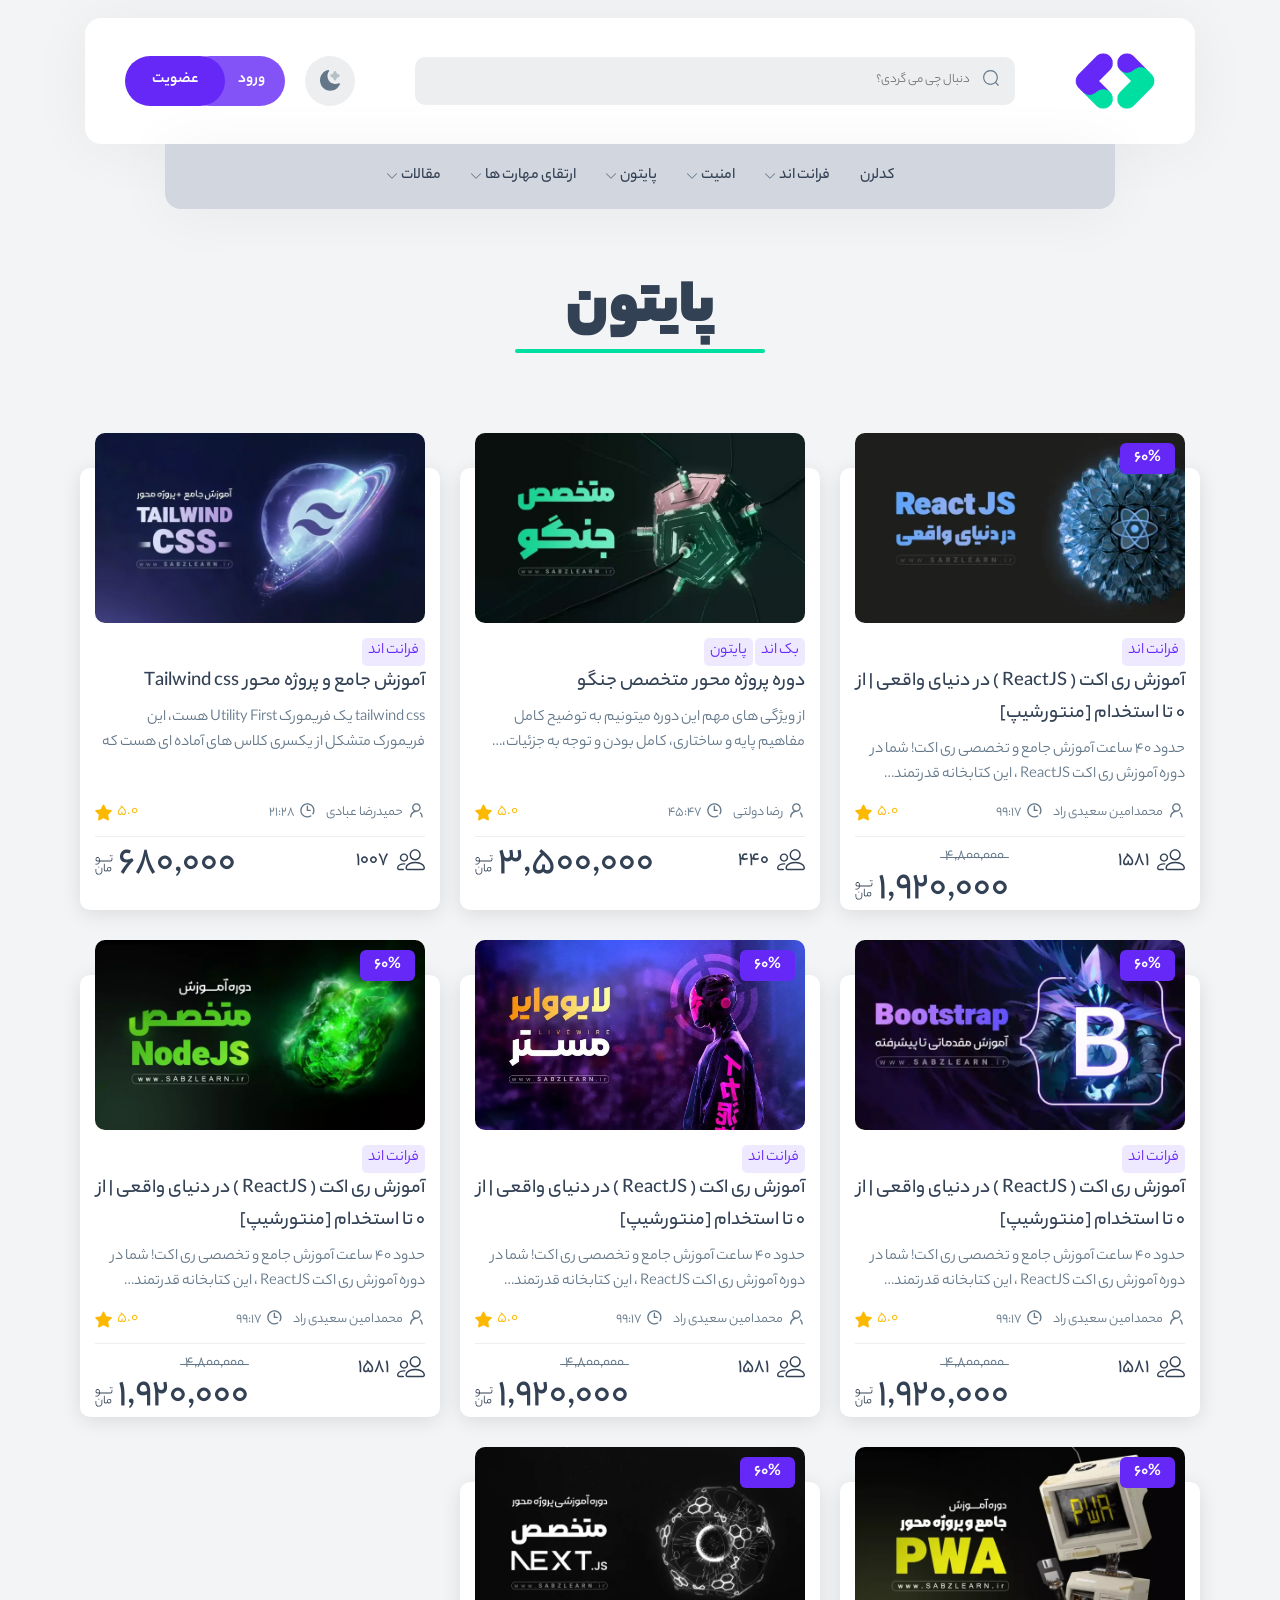
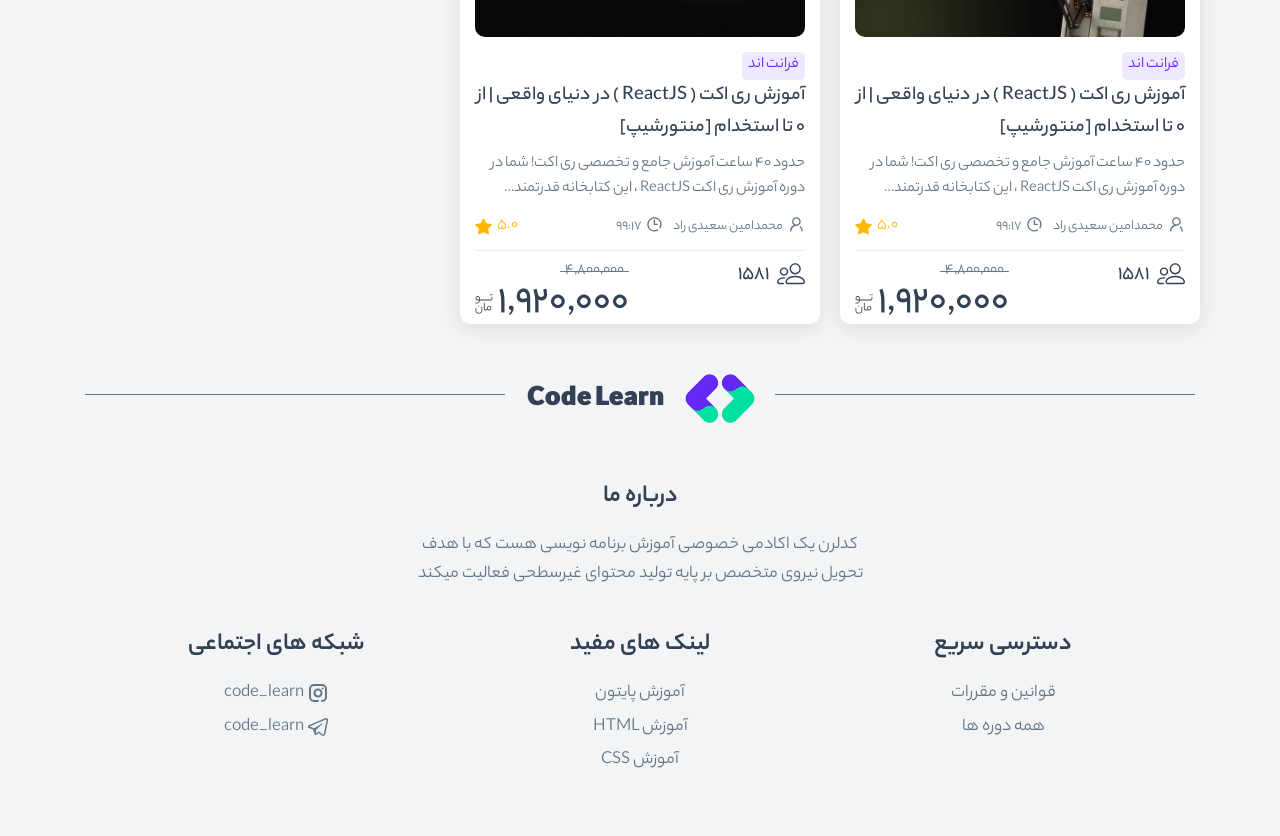
<file: course-cat-python.html>
<html lang="fa" dir="rtl">
<head>
    <meta charset="UTF-8">
    <meta name="viewport" content="width=device-width, user-scalable=no, initial-scale=1.0, maximum-scale=1.0, minimum-scale=1.0">
    <meta http-equiv="X-UA-Compatible" content="ie=edge">
    <title>کدلرن | Code Learn</title>
    <link rel="icon" type="image/png" href="images/logo-icon.png">
    <link rel="stylesheet" href="styles/fonts.css">
    <link rel="stylesheet" href="styles/app.css">
    <link rel="stylesheet" href="styles/responsive.css">
    <link rel="stylesheet" href="styles/grid.css">
</head>
<body>
    <div class="container">

        <nav class="nav">

            <div class="upper-part">

                <div class="nav__btn">
                    <span class="nav__btn-line"></span>
                </div>

                <a href="" class="app-logo">
                    <img src="images/logo.png" alt="کدلرن" class="app-logo__img">
                </a>

                <form action="" class="search">
                    <label class="search__lbl">
                        <input class="search__txt" type="text" placeholder="دنبال چی می گردی؟">
                        <button class="search__btn" type="submit">
                            <svg xmlns="http://www.w3.org/2000/svg" data-name="Layer 1" viewBox="0 0 1024 990" x="0px" y="0px">
                                <path fill=currentColor d="M948.8 902L801.9 755.2c63-73.3 100.9-168.6 100.9-272.7 0-231.8-187.9-419.7-419.9-419.7-231.8 0-419.7 187.9-419.7 419.7s187.9 419.7 419.7 419.7c104.2 0 199.4-37.8 272.7-100.8l146.9 146.7c6.4 6.4 14.7 9.6 23.1 9.6 8.3 0 16.7-3.3 23.2-9.6 12.7-12.6 12.7-33.2 0-46.1zM128.6 482.6c0-195.3 159-354.3 354.3-354.3 195.5 0 354.4 159 354.4 354.3 0 195.5-159 354.3-354.4 354.3-195.3 0-354.3-158.9-354.3-354.3z"/>
                            </svg>
                        </button>
                    </label>
                </form>

                <div class="wrapper">

                    <div class="change-mode">
                        <svg width="20" height="21"  viewBox="0 0 20 21" fill="none" xmlns="http://www.w3.org/2000/svg">
                            <path fill-rule="evenodd" clip-rule="evenodd" d="M19.9358 14.3652C20.0691 14.0415 19.9906 13.6679 19.7389 13.4276C19.4872 13.1873 19.115 13.1308 18.8051 13.2857C17.7584 13.8091 16.5801 14.1034 15.3317 14.1034C10.9835 14.1034 7.45846 10.5246 7.45846 6.1098C7.45846 4.32254 8.0352 2.67449 9.01033 1.34372C9.21644 1.06244 9.22917 0.680892 9.04229 0.386091C8.85541 0.0912907 8.50809 -0.054977 8.17055 0.0189828C3.50017 1.04235 2.17361e-07 5.25905 0 10.3077C-2.50276e-07 16.1208 4.64155 20.8333 10.3672 20.8333C14.6778 20.8333 18.372 18.1625 19.9358 14.3652Z" fill="currentColor"></path>
                            <path fill-rule="evenodd" clip-rule="evenodd" d="M13.0928 3.67116L13.7596 1.84183C13.9751 1.25035 14.4797 0.939795 14.9987 0.910156C15.5177 0.939795 16.0222 1.25035 16.2378 1.84183L16.9045 3.67116L18.7063 4.34807C19.9329 4.8089 19.9329 6.57032 18.7063 7.03114L16.9045 7.70806L16.2378 9.53738C16.0222 10.1289 15.5177 10.4394 14.9987 10.4691C14.4797 10.4394 13.9751 10.1289 13.7596 9.53738L13.0928 7.70806L11.2911 7.03114C10.0644 6.57032 10.0644 4.8089 11.2911 4.34807L13.0928 3.67116Z" fill="currentColor" fill-opacity="0.4"></path>
                        </svg>
                    </div>

                    <a href="" class="login-mobile">
                        <svg xmlns="http://www.w3.org/2000/svg" class="svg-icon" style="width: 1.8em; height: 1.8em;vertical-align: middle;fill: currentColor;overflow: hidden;" viewBox="0 0 1024 1024" version="1.1"><path d="M843.282963 870.115556c-8.438519-140.515556-104.296296-257.422222-233.908148-297.14963C687.881481 536.272593 742.4 456.533333 742.4 364.088889c0-127.241481-103.158519-230.4-230.4-230.4S281.6 236.847407 281.6 364.088889c0 92.444444 54.518519 172.183704 133.12 208.877037-129.611852 39.727407-225.46963 156.634074-233.908148 297.14963-0.663704 10.903704 7.964444 20.195556 18.962963 20.195556l0 0c9.955556 0 18.299259-7.774815 18.962963-17.73037C227.745185 718.506667 355.65037 596.385185 512 596.385185s284.254815 122.121481 293.357037 276.195556c0.568889 9.955556 8.912593 17.73037 18.962963 17.73037C835.318519 890.311111 843.946667 881.019259 843.282963 870.115556zM319.525926 364.088889c0-106.287407 86.186667-192.474074 192.474074-192.474074s192.474074 86.186667 192.474074 192.474074c0 106.287407-86.186667 192.474074-192.474074 192.474074S319.525926 470.376296 319.525926 364.088889z"/></svg>
                    </a>

                    <div class="login-signup">
                        <a href="login-signup.html" class="log-in">ورود</a>
                        <a href="login-signup.html" class="sign-up">عضویت</a>
                    </div>

                    <div class="profile">

                        <img src="images/profile.png" alt="" class="profile__img">

                        <div class="profile-box">

                            <div class="profile-box__header">

                                <div class="profile-box__user">
                                    <a href="#" class="user__link">
                                        <img src="images/profile.png" alt="" class="user__img">
                                    </a>
                                    <span class="user__name"><?php echo $_SESSION['username']; ?></span>
                                </div>

                                <div class="wallet">
                                        <span class="wrapper-wallet">
                                            <svg xmlns="http://www.w3.org/2000/svg" class="svg-icon" style="width: 1.5em; height: 1.5em;vertical-align: middle;fill: currentColor;overflow: hidden;" viewBox="0 0 1024 1024" version="1.1"><path d="M748.8 603.733333m-32 0a32 32 0 1 0 64 0 32 32 0 1 0-64 0Z" fill=currentColor /><path d="M949.333333 405.333333c0-34.133333-17.066667-64-44.8-81.066666v-78.933334c0-49.066667-40.533333-89.6-89.6-89.6H576V149.333333c-6.4-12.8-19.2-21.333333-32-25.6-12.8-4.266667-27.733333-2.133333-40.533333 6.4l-32 19.2-305.066667-2.133333c-49.066667 0-89.6 40.533333-91.733333 89.6v23.466667c0 6.4 0 10.666667 2.133333 14.933333v516.266667c0 53.333333 44.8 98.133333 98.133333 98.133333h268.8c12.8 0 21.333333-8.533333 21.333334-21.333333s-8.533333-21.333333-21.333334-21.333334H172.8c-29.866667 0-55.466667-25.6-55.466667-55.466666V337.066667c12.8 8.533333 27.733333 12.8 44.8 12.8H853.333333c29.866667 0 55.466667 25.6 55.466667 55.466666v85.333334H686.933333c-49.066667 0-87.466667 38.4-87.466666 87.466666V618.666667c0 49.066667 38.4 87.466667 87.466666 87.466666h219.733334v87.466667c0 14.933333-6.4 27.733333-17.066667 38.4s-23.466667 17.066667-38.4 17.066667h-198.4c-12.8 0-21.333333 8.533333-21.333333 21.333333s8.533333 21.333333 21.333333 21.333333H853.333333c25.6 0 51.2-10.666667 70.4-29.866666 19.2-19.2 29.866667-42.666667 29.866667-70.4L949.333333 405.333333zM209.066667 307.2H162.133333c-12.8 0-23.466667-4.266667-32-12.8-6.4-6.4-10.666667-14.933333-12.8-21.333333V256 236.8c0-25.6 21.333333-46.933333 49.066667-46.933333l234.666667 2.133333-192 115.2z m83.2 0l234.666666-140.8c2.133333-2.133333 6.4-2.133333 6.4 0 2.133333 0 4.266667 2.133333 6.4 4.266667l76.8 136.533333H292.266667z m552.533333 0h-179.2l-64-113.066667h213.333333c25.6 0 46.933333 21.333333 46.933334 46.933334v64c-4.266667 0-8.533333-2.133333-12.8-2.133334h-4.266667z m-157.866667 356.266667c-25.6 0-44.8-19.2-44.8-44.8v-40.533334c0-25.6 19.2-44.8 44.8-44.8h219.733334v130.133334H686.933333z" fill=currentColor /><path d="M548.266667 868.266667m-32 0a32 32 0 1 0 64 0 32 32 0 1 0-64 0Z" fill=currentColor /></svg>
                                            کیف پول
                                        </span>
                                    <div class="inventory">
                                            <span class="wrapper-inventory">
                                                0
                                                <svg width="15" height="16" viewBox="0 0 9 10" fill="none" xmlns="http://www.w3.org/2000/svg">
                                                    <path d="M0.874343 3.99165C1.02826 3.99165 1.1599 3.96938 1.26926 3.92482C1.38267 3.88432 1.47583 3.82761 1.54874 3.7547C1.62165 3.6818 1.67835 3.59471 1.71886 3.49345C1.75936 3.39624 1.78366 3.29296 1.79176 3.18359H1.37862C1.168 3.18359 0.995855 3.16132 0.862191 3.11676C0.728527 3.07221 0.623216 3.0074 0.546258 2.92234C0.4693 2.83323 0.414619 2.7259 0.382216 2.60033C0.353863 2.47477 0.339686 2.333 0.339686 2.17504C0.339686 2.01707 0.361964 1.86923 0.406518 1.73152C0.451073 1.58975 0.51588 1.46621 0.600939 1.3609C0.690048 1.25559 0.79941 1.17256 0.929023 1.1118C1.05864 1.04699 1.2085 1.01459 1.37862 1.01459C1.51634 1.01459 1.64595 1.03687 1.76746 1.08142C1.89302 1.12598 2.00239 1.19686 2.09555 1.29407C2.18871 1.39128 2.26161 1.51684 2.31427 1.67076C2.37097 1.82468 2.39933 2.01302 2.39933 2.23579V2.51527H2.89145C2.98056 2.51527 3.02512 2.62261 3.02512 2.83728C3.02512 3.06816 2.98056 3.18359 2.89145 3.18359H2.38718C2.37908 3.38206 2.33857 3.57041 2.26566 3.74863C2.19276 3.92685 2.0915 4.08279 1.96188 4.21645C1.83632 4.35012 1.68443 4.45543 1.50621 4.53239C1.32799 4.61339 1.12749 4.6539 0.904721 4.6539H0.291081L0.254628 3.99165H0.874343ZM0.935099 2.13251C0.935099 2.27427 0.965477 2.37351 1.02623 2.43021C1.09104 2.48692 1.2166 2.51527 1.40292 2.51527H1.80392V2.22972C1.80392 2.0191 1.76341 1.87126 1.6824 1.7862C1.60544 1.70114 1.49608 1.65861 1.35432 1.65861C1.22065 1.65861 1.11737 1.69911 1.04446 1.78012C0.971553 1.86113 0.935099 1.97859 0.935099 2.13251ZM3.89142 2.51527C3.94407 2.51527 3.9785 2.54363 3.99471 2.60033C4.01496 2.65299 4.02508 2.73197 4.02508 2.83728C4.02508 2.95474 4.01496 3.04183 3.99471 3.09853C3.9785 3.15524 3.94407 3.18359 3.89142 3.18359H2.88894C2.83628 3.18359 2.80185 3.15727 2.78565 3.10461C2.7654 3.0479 2.75527 2.9669 2.75527 2.86158C2.75527 2.74412 2.7654 2.65704 2.78565 2.60033C2.80185 2.54363 2.83628 2.51527 2.88894 2.51527H3.89142ZM4.89414 2.51527C4.94679 2.51527 4.98122 2.54363 4.99742 2.60033C5.01767 2.65299 5.0278 2.73197 5.0278 2.83728C5.0278 2.95474 5.01767 3.04183 4.99742 3.09853C4.98122 3.15524 4.94679 3.18359 4.89414 3.18359H3.89166C3.839 3.18359 3.80457 3.15727 3.78837 3.10461C3.76812 3.0479 3.75799 2.9669 3.75799 2.86158C3.75799 2.74412 3.76812 2.65704 3.78837 2.60033C3.80457 2.54363 3.839 2.51527 3.89166 2.51527H4.89414ZM5.89685 2.51527C5.94951 2.51527 5.98394 2.54363 6.00014 2.60033C6.02039 2.65299 6.03052 2.73197 6.03052 2.83728C6.03052 2.95474 6.02039 3.04183 6.00014 3.09853C5.98394 3.15524 5.94951 3.18359 5.89685 3.18359H4.89437C4.84172 3.18359 4.80729 3.15727 4.79109 3.10461C4.77084 3.0479 4.76071 2.9669 4.76071 2.86158C4.76071 2.74412 4.77084 2.65704 4.79109 2.60033C4.80729 2.54363 4.84172 2.51527 4.89437 2.51527H5.89685ZM6.89957 2.51527C6.95223 2.51527 6.98666 2.54363 7.00286 2.60033C7.02311 2.65299 7.03324 2.73197 7.03324 2.83728C7.03324 2.95474 7.02311 3.04183 7.00286 3.09853C6.98666 3.15524 6.95223 3.18359 6.89957 3.18359H5.89709C5.84444 3.18359 5.81001 3.15727 5.79381 3.10461C5.77355 3.0479 5.76343 2.9669 5.76343 2.86158C5.76343 2.74412 5.77355 2.65704 5.79381 2.60033C5.81001 2.54363 5.84444 2.51527 5.89709 2.51527H6.89957ZM7.45877 2.51527C7.73015 2.51527 7.86584 2.38363 7.86584 2.12036V1.40343H8.48555V2.16289C8.48555 2.49907 8.40049 2.75425 8.23037 2.92842C8.06026 3.09853 7.82128 3.18359 7.51345 3.18359H6.89981C6.84715 3.18359 6.81273 3.15727 6.79652 3.10461C6.77627 3.0479 6.76615 2.9669 6.76615 2.86158C6.76615 2.74412 6.77627 2.65704 6.79652 2.60033C6.81273 2.54363 6.84715 2.51527 6.89981 2.51527H7.45877ZM8.50378 0.692582H7.87191V0.0971694H8.50378V0.692582ZM7.63496 0.692582H7.0031V0.0971694H7.63496V0.692582ZM3.62053 8.0317C3.62053 8.26258 3.58408 8.47522 3.51117 8.66964C3.44231 8.86812 3.34105 9.04026 3.20739 9.18607C3.07777 9.33189 2.91778 9.4453 2.72741 9.52631C2.54109 9.61137 2.3325 9.6539 2.10162 9.6539H1.71886C1.26521 9.6539 0.912822 9.51416 0.661695 9.23468C0.410569 8.9552 0.285006 8.57243 0.285006 8.08638V6.99884H0.898645V8.06208C0.898645 8.20385 0.914847 8.33143 0.94725 8.44485C0.979654 8.55826 1.03028 8.65547 1.09914 8.73648C1.17205 8.81749 1.26521 8.88027 1.37862 8.92482C1.49608 8.96938 1.63785 8.99165 1.80392 8.99165H2.07124C2.24136 8.99165 2.38515 8.96533 2.50261 8.91267C2.62413 8.86407 2.72134 8.79521 2.79424 8.7061C2.8712 8.62104 2.92588 8.51978 2.95829 8.40232C2.99069 8.2889 3.00689 8.16739 3.00689 8.03778V6.40343H3.62053V8.0317ZM2.19276 6.3123H1.50621V5.69258H2.19276V6.3123ZM5.17841 8.18359C5.065 8.18359 4.95564 8.16942 4.85033 8.14106C4.74907 8.10866 4.65996 8.05601 4.583 7.9831C4.50604 7.91019 4.44528 7.81501 4.40073 7.69754C4.35617 7.57603 4.3339 7.42616 4.3339 7.24795V4.4167H4.95361V7.09605C4.95361 7.22567 4.98196 7.32895 5.03867 7.40591C5.09943 7.47882 5.18854 7.51527 5.306 7.51527H5.44574C5.53485 7.51527 5.5794 7.62261 5.5794 7.83728C5.5794 8.06816 5.53485 8.18359 5.44574 8.18359H5.17841ZM5.50085 7.51527C5.63856 7.51527 5.7459 7.48895 5.82286 7.43629C5.89981 7.37958 5.93829 7.28845 5.93829 7.16289V7.02922C5.93829 6.86721 5.96057 6.71734 6.00512 6.57963C6.05373 6.44191 6.12259 6.32445 6.2117 6.22724C6.30081 6.13003 6.40814 6.0551 6.5337 6.00244C6.66332 5.94573 6.80711 5.91738 6.96508 5.91738C7.13114 5.91738 7.27696 5.94573 7.40252 6.00244C7.53213 6.0551 7.63947 6.13205 7.72453 6.23331C7.80959 6.33052 7.8744 6.44799 7.91895 6.5857C7.96351 6.72342 7.98578 6.87328 7.98578 7.0353C7.98578 7.39984 7.89262 7.68337 7.7063 7.88589C7.52403 8.08436 7.27493 8.18359 6.959 8.18359C6.79698 8.18359 6.64104 8.15322 6.49118 8.09246C6.34536 8.02765 6.23397 7.92639 6.15702 7.78868C6.08006 7.94664 5.98082 8.05195 5.85931 8.10461C5.7378 8.15727 5.61831 8.18359 5.50085 8.18359H5.44617C5.39351 8.18359 5.35908 8.15727 5.34288 8.10461C5.32263 8.0479 5.3125 7.9669 5.3125 7.86158C5.3125 7.74412 5.32263 7.65704 5.34288 7.60033C5.35908 7.54363 5.39351 7.51527 5.44617 7.51527H5.50085ZM7.39037 7.07783C7.39037 6.94011 7.35797 6.82468 7.29316 6.73152C7.2324 6.63836 7.12102 6.59178 6.959 6.59178C6.80508 6.59178 6.6937 6.63836 6.62484 6.73152C6.56003 6.82063 6.52763 6.93809 6.52763 7.0839C6.52763 7.22567 6.56611 7.333 6.64307 7.40591C6.72002 7.47882 6.82534 7.51527 6.959 7.51527C7.24658 7.51527 7.39037 7.36946 7.39037 7.07783Z" fill=currentColor ></path>
                                                </svg>
                                            </span>
                                    </div>
                                </div>

                            </div>

                            <div class="profile-box__links">
                                <a href="" class="profile-box__link">
                                        <span class="profile-box__item">
                                            <svg xmlns="http://www.w3.org/2000/svg" class="svg-icon" style="width: 1.3em; height: 1.3em;vertical-align: middle;fill: currentColor;overflow: hidden;" viewBox="0 0 1024 1024" version="1.1"><path d="M956.998515 559.444569c-4.204765 4.189416-9.657964 6.332219-15.205307 6.332219-5.531993 0-10.984169-2.142803-15.189957-6.332219L512.004605 144.845922 97.421308 559.444569c-8.362458 8.394181-22.032806 8.394181-30.395264 0-8.394181-8.362458-8.394181-22.032806 0-30.395264l429.788603-429.788603c8.362458-8.394181 22.032806-8.394181 30.395264 0l429.788603 429.788603C965.392696 537.411763 965.392696 551.08211 956.998515 559.444569L956.998515 559.444569zM769.877767 931.049005 619.499851 931.049005c-11.879562 0-21.537526-9.561773-21.537526-21.441335s9.657964-21.537526 21.537526-21.537526L769.877767 888.070144c23.728424 0 42.97886-19.25146 42.97886-42.97886L812.856627 608.67583c0-11.799744 9.657964-21.457708 21.537526-21.457708s21.441335 9.657964 21.441335 21.457708l0 236.415454C855.835488 892.530736 817.317219 931.049005 769.877767 931.049005L769.877767 931.049005zM619.499851 716.154703 426.046884 716.154703l0 193.452967c0 11.879562-9.561773 21.441335-21.441335 21.441335L254.131443 931.049005c-47.424102 0-85.957721-38.518269-85.957721-85.957721L168.173722 436.840206c0-11.879562 9.657964-21.537526 21.537526-21.537526 11.799744 0 21.441335 9.657964 21.441335 21.537526l0 408.251078c0 23.728424 19.266809 42.97886 42.97886 42.97886l128.936581 0L383.068024 694.63355c0-11.799744 9.657964-21.457708 21.537526-21.457708l214.894302 0c11.799744 0 21.441335 9.657964 21.441335 21.457708C640.941186 706.59293 631.299595 716.154703 619.499851 716.154703L619.499851 716.154703z"/></svg>
                                            پیشخوان
                                        </span>
                                </a>
                                <a href="" class="profile-box__link">
                                        <span class="profile-box__item">
                                            <svg xmlns="http://www.w3.org/2000/svg" class="svg-icon" style="width: 1.3em; height: 1em;vertical-align: middle;fill: currentColor;overflow: hidden;" viewBox="0 0 1024 1024" version="1.1"><path d="M960.975595 272.065396l0-61.152778c0-33.789571-27.496238-61.275575-61.285808-61.275575l-529.86795 0c-0.818645-0.429789-3.499707-2.148943-8.258081-8.135284-4.91187-6.170536-9.915837-14.152325-15.20633-22.604834-15.687284-25.009603-31.906687-50.878784-58.809407-50.878784L63.085804 68.01814c-33.779338 0-61.275575 27.486004-61.275575 61.275575l0 693.801603c0 0.337691 0.010233 0.685615 0.030699 1.023306 0.010233 0.245593 0.030699 0.50142 0.051165 0.76748 0.020466 0.225127 0.040932 0.450255 0.071631 0.675382 0.010233 0.112564 0.030699 0.225127 0.051165 0.347924 0.010233 0.173962 0.040932 0.337691 0.071631 0.511653 0.051165 0.276293 0.102331 0.552585 0.153496 0.818645 0.040932 0.225127 0.092098 0.460488 0.153496 0.685615 0.173962 0.685615 0.36839 1.350764 0.603751 2.015913 0.102331 0.26606 0.204661 0.532119 0.306992 0.798179 0.081864 0.204661 0.173962 0.409322 0.255827 0.613984 0.051165 0.092098 0.092098 0.194428 0.13303 0.296759 0.102331 0.214894 0.214894 0.440022 0.327458 0.654916 0.173962 0.347924 0.36839 0.695848 0.573051 1.043772 0.081864 0.153496 0.173962 0.306992 0.26606 0.450255 0.849344 1.381463 1.862417 2.660596 3.018753 3.806699 0.163729 0.163729 0.327458 0.327458 0.50142 0.480954 0.286526 0.26606 0.583285 0.521886 0.880043 0.76748 0.255827 0.204661 0.511653 0.409322 0.777713 0.613984 0.26606 0.194428 0.532119 0.388856 0.798179 0.562818 0.26606 0.184195 0.532119 0.358157 0.808412 0.521886 0.317225 0.194428 0.644683 0.378623 0.982374 0.552585 0.184195 0.112564 0.378623 0.204661 0.573051 0.306992 0.204661 0.092098 0.409322 0.194428 0.603751 0.286526 0.010233 0 0.020466 0 0.020466 0 0.26606 0.122797 0.542352 0.245593 0.818645 0.347924 0.552585 0.225127 1.115404 0.429789 1.698688 0.603751 0.573051 0.173962 1.166569 0.327458 1.77032 0.450255 0.757247 0.153496 1.50426 0.26606 2.251274 0.337691 0.624217 0.061398 1.248434 0.092098 1.87265 0.092098l0.061398 0c0.347924 0 0.685615-0.010233 1.033539-0.030699 0.245593 0 0.491187-0.020466 0.73678-0.051165 0.245593-0.020466 0.50142-0.040932 0.747014-0.081864 0.081864 0 0.163729-0.010233 0.23536-0.030699 0.214894-0.020466 0.429789-0.051165 0.644683-0.092098 0.26606-0.040932 0.521886-0.092098 0.777713-0.143263 0.194428-0.040932 0.388856-0.081864 0.583285-0.143263 0.716314-0.163729 1.412163-0.36839 2.097778-0.613984 0.26606-0.102331 0.532119-0.204661 0.798179-0.306992 0.26606-0.112564 0.521886-0.214894 0.777713-0.337691 0.010233 0 0.020466 0 0.020466 0 0.26606-0.122797 0.511653-0.245593 0.76748-0.378623 0.358157-0.173962 0.706081-0.358157 1.043772-0.573051 0.153496-0.081864 0.306992-0.173962 0.450255-0.26606 0.798179-0.480954 1.555425-1.023306 2.281973-1.627057 0.255827-0.204661 0.50142-0.419556 0.747014-0.644683 0.23536-0.214894 0.470721-0.440022 0.706081-0.675382 0.23536-0.23536 0.460488-0.470721 0.675382-0.706081 0.225127-0.245593 0.440022-0.491187 0.644683-0.747014 0.204661-0.255827 0.409322-0.511653 0.613984-0.777713 0.010233-0.010233 0.010233-0.010233 0.010233-0.010233 0.378623-0.521886 0.747014-1.064238 1.084705-1.616824 0.173962-0.286526 0.337691-0.573051 0.491187-0.859577 0.13303-0.245593 0.26606-0.491187 0.388856-0.73678 0.040932-0.092098 0.092098-0.184195 0.13303-0.276293 0.092098-0.204661 0.184195-0.409322 0.276293-0.624217 0.102331-0.214894 0.194428-0.450255 0.276293-0.675382 0.081864-0.194428 0.153496-0.388856 0.225127-0.583285 0.020466-0.071631 0.051165-0.143263 0.071631-0.225127 0.081864-0.225127 0.153496-0.460488 0.225127-0.695848 0.173962-0.573051 0.327458-1.166569 0.450255-1.77032l0.020466-0.102331 102.443184-491.678162 0-2.108011c0-11.215436 9.117658-20.343327 20.343327-20.343327l795.794531 0c10.683317 0 19.48375 8.28878 20.281929 18.787902l-101.542674 548.31816-0.081864 0.450255c-0.061398 0.317225-0.112564 0.63445-0.153496 0.941442-0.040932 0.296759-0.071631 0.583285-0.102331 0.86981-0.020466 0.286526-0.051165 0.573051-0.061398 0.859577-0.020466 0.327458-0.030699 0.665149-0.030699 0.992607l0 0.081864c-0.010233 11.205203-9.127891 20.322861-20.343327 20.322861l-596.034928 0c-11.307533 0-20.466124 9.15859-20.466124 20.466124 0 11.2973 9.15859 20.466124 20.466124 20.466124l596.034928 0c33.073256 0 60.109006-26.339902 61.234643-59.136865l0-0.010233 101.726869-549.341466 0.347924-1.841951 0-1.882883C1022.189771 299.571866 994.724233 272.096095 960.975595 272.065396zM920.043347 272.065396l-754.923682 0c-33.011858 0-60.016909 26.237571-61.234643 58.962903l-61.142545 293.494451 0-495.229035c0-11.215436 9.127891-20.343327 20.343327-20.343327l224.042659 0c0.706081 0.306992 3.50994 1.821485 8.677637 8.217149 5.157463 6.385431 10.601452 15.0733 15.871479 23.474644 15.380292 24.549116 31.292704 49.927109 57.489342 49.927109l530.522865 0c11.225669 0 20.35356 9.127891 20.35356 20.343327L920.043347 272.065396 920.043347 272.065396z"/><path d="M16.341177 842.650699c-0.573051-0.173962-1.146103-0.36839-1.698688-0.603751C15.195074 842.272076 15.757892 842.476737 16.341177 842.650699z"/></svg>
                                            دوره های من
                                        </span>
                                </a>
                                <a href="" class="profile-box__link">
                                        <span class="profile-box__item">
                                            <svg xmlns="http://www.w3.org/2000/svg" class="svg-icon" style="width: 1.3em; height: 1.3em;vertical-align: middle;fill: currentColor;overflow: hidden;" viewBox="0 0 1024 1024" version="1.1"><path d="M843.282963 870.115556c-8.438519-140.515556-104.296296-257.422222-233.908148-297.14963C687.881481 536.272593 742.4 456.533333 742.4 364.088889c0-127.241481-103.158519-230.4-230.4-230.4S281.6 236.847407 281.6 364.088889c0 92.444444 54.518519 172.183704 133.12 208.877037-129.611852 39.727407-225.46963 156.634074-233.908148 297.14963-0.663704 10.903704 7.964444 20.195556 18.962963 20.195556l0 0c9.955556 0 18.299259-7.774815 18.962963-17.73037C227.745185 718.506667 355.65037 596.385185 512 596.385185s284.254815 122.121481 293.357037 276.195556c0.568889 9.955556 8.912593 17.73037 18.962963 17.73037C835.318519 890.311111 843.946667 881.019259 843.282963 870.115556zM319.525926 364.088889c0-106.287407 86.186667-192.474074 192.474074-192.474074s192.474074 86.186667 192.474074 192.474074c0 106.287407-86.186667 192.474074-192.474074 192.474074S319.525926 470.376296 319.525926 364.088889z"/></svg>
                                            جزئیات حساب
                                        </span>
                                </a>
                            </div>

                            <div class="profile-box__exit">
                                <a href="" class="profile-box__link">
                                        <span class="exit">
                                            <svg xmlns="http://www.w3.org/2000/svg" class="svg-icon" style="width: 1.4em; height: 1.4em;vertical-align: middle;fill: currentColor;overflow: hidden;" viewBox="0 0 1024 1024" version="1.1"><path d="M918.4 489.6l-160-160c-12.8-12.8-32-12.8-44.8 0-12.8 12.8-12.8 32 0 44.8l105.6 105.6L512 480c-19.2 0-32 12.8-32 32s12.8 32 32 32l307.2 0-105.6 105.6c-12.8 12.8-12.8 32 0 44.8 6.4 6.4 12.8 9.6 22.4 9.6 9.6 0 16-3.2 22.4-9.6l160-163.2c0 0 0-3.2 3.2-3.2C931.2 518.4 931.2 499.2 918.4 489.6z"/><path d="M832 736c-19.2 0-32 12.8-32 32l0 64c0 19.2-12.8 32-32 32L224 864c-19.2 0-32-12.8-32-32L192 192c0-19.2 12.8-32 32-32l544 0c19.2 0 32 12.8 32 32l0 64c0 19.2 12.8 32 32 32s32-12.8 32-32L864 192c0-54.4-41.6-96-96-96L224 96C169.6 96 128 137.6 128 192l0 640c0 54.4 41.6 96 96 96l544 0c54.4 0 96-41.6 96-96l0-64C864 748.8 851.2 736 832 736z"/></svg>
                                            خروج
                                        </span>
                                </a>
                            </div>

                        </div>

                    </div>
                </div>
            </div>


            <div class="navigation">

                <button class="navigation__exit">
                    <svg width="18" height="18" viewBox="0 0 18 18" fill="none" xmlns="http://www.w3.org/2000/svg">
                        <path d="M16 2L9 9M9 9L2 16M9 9L16 16M9 9L2 2" stroke="#353F53" stroke-width="2.88235" stroke-linecap="round" stroke-linejoin="round"></path>
                    </svg>
                </button>

                <div class="navigation__wrapper">
                    <img src="images/logo.png" alt="کدلرن" class="navigation__logo">
                    <span class="navigation__title">Code Learn</span>
                </div>

                <form action="" class="navigation-search">
                    <label class="navigation-search__lbl">
                        <input class="navigation-search__txt" type="text" placeholder="دنبال چی می گردی؟">
                        <button class="navigation-search__btn" type="submit">
                            <img src="images/icons/search.svg" class="navigation-search__img" alt="search">
                        </button>
                    </label>
                </form>

                <ul class="navigation__menu">

                    <li class="navigation__item">
                        <a href="" class="navigation__link">کدلرن</a>
                    </li>

                    <li class="navigation__item" data-content-id="#front">
                        <div class="nav-link_wrapper">
                            <span class="navigation__link">فرانت اند</span>
                            <svg xmlns="http://www.w3.org/2000/svg" xmlns:xlink="http://www.w3.org/1999/xlink" fill=currentColor height="10px" width="10px" version="1.1" id="Layer_1" viewBox="0 0 330 330" xml:space="preserve">
                                     <path id="XMLID_225_" d="M325.607,79.393c-5.857-5.857-15.355-5.858-21.213,0.001l-139.39,139.393L25.607,79.393  c-5.857-5.857-15.355-5.858-21.213,0.001c-5.858,5.858-5.858,15.355,0,21.213l150.004,150c2.813,2.813,6.628,4.393,10.606,4.393  s7.794-1.581,10.606-4.394l149.996-150C331.465,94.749,331.465,85.251,325.607,79.393z"/>
                                 </svg>
                        </div>
                        <div class="item__nav-menu" id="front">
                            <a href="#" class="item__link">آموزش HTML</a>
                            <a href="#" class="item__link">آموزش CSS</a>
                            <a href="#" class="item__link">آموزش FlexBox</a>
                            <a href="#" class="item__link">آموزش اصولی طراحی قالب</a>
                        </div>
                    </li>

                    <li class="navigation__item" data-content-id="#security">
                        <div class="nav-link_wrapper">
                            <span class="navigation__link" >امنیت</span>
                            <svg xmlns="http://www.w3.org/2000/svg" xmlns:xlink="http://www.w3.org/1999/xlink" fill=currentColor height="10px" width="10px" version="1.1" id="Layer_1" viewBox="0 0 330 330" xml:space="preserve">
                                    <path id="XMLID_225_" d="M325.607,79.393c-5.857-5.857-15.355-5.858-21.213,0.001l-139.39,139.393L25.607,79.393  c-5.857-5.857-15.355-5.858-21.213,0.001c-5.858,5.858-5.858,15.355,0,21.213l150.004,150c2.813,2.813,6.628,4.393,10.606,4.393  s7.794-1.581,10.606-4.394l149.996-150C331.465,94.749,331.465,85.251,325.607,79.393z"/>
                                </svg>
                        </div>
                        <div class="item__nav-menu" id="security">
                            <a href="#" class="item__link">نقشه راه ورود به دنیای هک و امنیت</a>
                            <a href="#" class="item__link">شبکه با گرایش امنیت</a>
                            <a href="#" class="item__link">لینوکس با گرایش امنیت</a>
                            <a href="#" class="item__link">آموزش پایتون سیاه</a>
                        </div>
                    </li>

                    <li class="navigation__item" data-content-id="#python">
                        <div class="nav-link_wrapper">
                            <span class="navigation__link" >پایتون</span>
                            <svg xmlns="http://www.w3.org/2000/svg" xmlns:xlink="http://www.w3.org/1999/xlink" fill=currentColor height="10px" width="10px" version="1.1" id="Layer_1" viewBox="0 0 330 330" xml:space="preserve">
                                    <path id="XMLID_225_" d="M325.607,79.393c-5.857-5.857-15.355-5.858-21.213,0.001l-139.39,139.393L25.607,79.393  c-5.857-5.857-15.355-5.858-21.213,0.001c-5.858,5.858-5.858,15.355,0,21.213l150.004,150c2.813,2.813,6.628,4.393,10.606,4.393  s7.794-1.581,10.606-4.394l149.996-150C331.465,94.749,331.465,85.251,325.607,79.393z"/>
                                </svg>
                        </div>
                        <div class="item__nav-menu" id="python">
                            <a href="#" class="item__link">دوره آموزش پایتون</a>
                            <a href="#" class="item__link">پروژه های کاربردی با پایتون</a>
                            <a href="#" class="item__link">متخصص جنگو</a>
                        </div>
                    </li>

                    <li class="navigation__item" data-content-id="#skill-up">
                        <div class="nav-link_wrapper">
                            <span class="navigation__link">ارتقای مهارت ها</span>
                            <svg xmlns="http://www.w3.org/2000/svg" xmlns:xlink="http://www.w3.org/1999/xlink" fill=currentColor height="10px" width="10px" version="1.1" id="Layer_1" viewBox="0 0 330 330" xml:space="preserve">
                                    <path id="XMLID_225_" d="M325.607,79.393c-5.857-5.857-15.355-5.858-21.213,0.001l-139.39,139.393L25.607,79.393  c-5.857-5.857-15.355-5.858-21.213,0.001c-5.858,5.858-5.858,15.355,0,21.213l150.004,150c2.813,2.813,6.628,4.393,10.606,4.393  s7.794-1.581,10.606-4.394l149.996-150C331.465,94.749,331.465,85.251,325.607,79.393z"/>
                                </svg>
                        </div>
                        <div class="item__nav-menu" id="skill-up">
                            <a href="#" class="item__link">الگوریتم و ساختمان داده</a>
                            <a href="#" class="item__link">گیت و گیتهاب</a>
                            <a href="#" class="item__link">آموزش کاربردی Vscode</a>
                        </div>
                    </li>

                    <li class="navigation__item" data-content-id="#articles">
                        <div class="nav-link_wrapper">
                            <span class="navigation__link">مقالات</span>
                            <svg xmlns="http://www.w3.org/2000/svg" xmlns:xlink="http://www.w3.org/1999/xlink" fill=currentColor height="10px" width="10px" version="1.1" id="Layer_1" viewBox="0 0 330 330" xml:space="preserve">
                                    <path id="XMLID_225_" d="M325.607,79.393c-5.857-5.857-15.355-5.858-21.213,0.001l-139.39,139.393L25.607,79.393  c-5.857-5.857-15.355-5.858-21.213,0.001c-5.858,5.858-5.858,15.355,0,21.213l150.004,150c2.813,2.813,6.628,4.393,10.606,4.393  s7.794-1.581,10.606-4.394l149.996-150C331.465,94.749,331.465,85.251,325.607,79.393z"/>
                                </svg>
                        </div>
                        <div class="item__nav-menu" id="articles">
                            <a href="#" class="item__link">اچ تی ام ال</a>
                            <a href="#" class="item__link">بوت استرپ</a>
                            <a href="#" class="item__link">پروژه های برنامه نویسی</a>
                            <a href="#" class="item__link">طراحی سایت</a>
                            <a href="#" class="item__link">جی کوئری</a>
                        </div>
                    </li>

                </ul>

                <div class="change-mode">
                    <svg width="20" height="21" viewBox="0 0 20 21" fill="none" xmlns="http://www.w3.org/2000/svg">
                        <path fill-rule="evenodd" clip-rule="evenodd" d="M19.9358 14.3652C20.0691 14.0415 19.9906 13.6679 19.7389 13.4276C19.4872 13.1873 19.115 13.1308 18.8051 13.2857C17.7584 13.8091 16.5801 14.1034 15.3317 14.1034C10.9835 14.1034 7.45846 10.5246 7.45846 6.1098C7.45846 4.32254 8.0352 2.67449 9.01033 1.34372C9.21644 1.06244 9.22917 0.680892 9.04229 0.386091C8.85541 0.0912907 8.50809 -0.054977 8.17055 0.0189828C3.50017 1.04235 2.17361e-07 5.25905 0 10.3077C-2.50276e-07 16.1208 4.64155 20.8333 10.3672 20.8333C14.6778 20.8333 18.372 18.1625 19.9358 14.3652Z" fill="currentColor"></path>
                        <path fill-rule="evenodd" clip-rule="evenodd" d="M13.0928 3.67116L13.7596 1.84183C13.9751 1.25035 14.4797 0.939795 14.9987 0.910156C15.5177 0.939795 16.0222 1.25035 16.2378 1.84183L16.9045 3.67116L18.7063 4.34807C19.9329 4.8089 19.9329 6.57032 18.7063 7.03114L16.9045 7.70806L16.2378 9.53738C16.0222 10.1289 15.5177 10.4394 14.9987 10.4691C14.4797 10.4394 13.9751 10.1289 13.7596 9.53738L13.0928 7.70806L11.2911 7.03114C10.0644 6.57032 10.0644 4.8089 11.2911 4.34807L13.0928 3.67116Z" fill="currentColor" fill-opacity="0.4"></path>
                    </svg>
                </div>

            </div>

            <div class="lower-part">

                <ul class="menu">

                    <li class="menu__item">
                        <a href="#" class="menu__link">کدلرن</a>
                    </li>

                    <li class="menu__item">
                        <a href="" class="menu__link">فرانت اند</a>
                        <svg xmlns="http://www.w3.org/2000/svg" xmlns:xlink="http://www.w3.org/1999/xlink" fill=currentColor height="10px" width="10px" version="1.1" id="Layer_1" viewBox="0 0 330 330" xml:space="preserve">
                                    <path d="M325.607,79.393c-5.857-5.857-15.355-5.858-21.213,0.001l-139.39,139.393L25.607,79.393  c-5.857-5.857-15.355-5.858-21.213,0.001c-5.858,5.858-5.858,15.355,0,21.213l150.004,150c2.813,2.813,6.628,4.393,10.606,4.393  s7.794-1.581,10.606-4.394l149.996-150C331.465,94.749,331.465,85.251,325.607,79.393z"/>
                                </svg>
                        <div class="item__menu">
                            <a href="#" class="item__link">آموزش HTML</a>
                            <a href="#" class="item__link">آموزش CSS</a>
                            <a href="#" class="item__link">آموزش FlexBox</a>
                            <a href="#" class="item__link">آموزش اصولی طراحی قالب</a>
                        </div>
                    </li>

                    <li class="menu__item">
                        <a href="#" class="menu__link">امنیت</a>
                        <svg xmlns="http://www.w3.org/2000/svg" xmlns:xlink="http://www.w3.org/1999/xlink" fill=currentColor height="10px" width="10px" version="1.1" id="Layer_1" viewBox="0 0 330 330" xml:space="preserve">
                                <path d="M325.607,79.393c-5.857-5.857-15.355-5.858-21.213,0.001l-139.39,139.393L25.607,79.393  c-5.857-5.857-15.355-5.858-21.213,0.001c-5.858,5.858-5.858,15.355,0,21.213l150.004,150c2.813,2.813,6.628,4.393,10.606,4.393  s7.794-1.581,10.606-4.394l149.996-150C331.465,94.749,331.465,85.251,325.607,79.393z"/>
                            </svg>
                        <div class="item__menu">
                            <a href="#" class="item__link">نقشه راه ورود به دنیای هک و امنیت</a>
                            <a href="#" class="item__link">شبکه با گرایش امنیت</a>
                            <a href="#" class="item__link">لینوکس با گرایش امنیت</a>
                            <a href="#" class="item__link">آموزش پایتون سیاه</a>
                        </div>
                    </li>

                    <li class="menu__item">
                        <a href="#" class="menu__link">پایتون</a>
                        <svg xmlns="http://www.w3.org/2000/svg" xmlns:xlink="http://www.w3.org/1999/xlink" fill=currentColor height="10px" width="10px" version="1.1" id="Layer_1" viewBox="0 0 330 330" xml:space="preserve">
                                <path id="XMLID_225_" d="M325.607,79.393c-5.857-5.857-15.355-5.858-21.213,0.001l-139.39,139.393L25.607,79.393  c-5.857-5.857-15.355-5.858-21.213,0.001c-5.858,5.858-5.858,15.355,0,21.213l150.004,150c2.813,2.813,6.628,4.393,10.606,4.393  s7.794-1.581,10.606-4.394l149.996-150C331.465,94.749,331.465,85.251,325.607,79.393z"/>
                            </svg>
                        <div class="item__menu">
                            <a href="#" class="item__link">دوره آموزش پایتون</a>
                            <a href="#" class="item__link">پروژه های کاربردی با پایتون</a>
                            <a href="#" class="item__link">متخصص جنگو</a>
                        </div>
                    </li>

                    <li class="menu__item">
                        <a href="#" class="menu__link">ارتقای مهارت ها</a>
                        <svg xmlns="http://www.w3.org/2000/svg" xmlns:xlink="http://www.w3.org/1999/xlink" fill=currentColor height="10px" width="10px" version="1.1" id="Layer_1" viewBox="0 0 330 330" xml:space="preserve">
                                <path d="M325.607,79.393c-5.857-5.857-15.355-5.858-21.213,0.001l-139.39,139.393L25.607,79.393  c-5.857-5.857-15.355-5.858-21.213,0.001c-5.858,5.858-5.858,15.355,0,21.213l150.004,150c2.813,2.813,6.628,4.393,10.606,4.393  s7.794-1.581,10.606-4.394l149.996-150C331.465,94.749,331.465,85.251,325.607,79.393z"/>
                            </svg>
                        <div class="item__menu">
                            <a href="#" class="item__link">الگوریتم و ساختمان داده</a>
                            <a href="#" class="item__link">گیت و گیتهاب</a>
                            <a href="#" class="item__link">آموزش کاربردی Vscode</a>
                        </div>
                    </li>

                    <li class="menu__item">
                        <a href="#" class="menu__link">مقالات</a>
                        <svg xmlns="http://www.w3.org/2000/svg" xmlns:xlink="http://www.w3.org/1999/xlink" fill=currentColor height="10px" width="10px" version="1.1" id="Layer_1" viewBox="0 0 330 330" xml:space="preserve">
                                <path d="M325.607,79.393c-5.857-5.857-15.355-5.858-21.213,0.001l-139.39,139.393L25.607,79.393  c-5.857-5.857-15.355-5.858-21.213,0.001c-5.858,5.858-5.858,15.355,0,21.213l150.004,150c2.813,2.813,6.628,4.393,10.606,4.393  s7.794-1.581,10.606-4.394l149.996-150C331.465,94.749,331.465,85.251,325.607,79.393z"/>
                            </svg>
                        <div class="item__menu">
                            <a href="#" class="item__link">اچ تی ام ال</a>
                            <a href="#" class="item__link">بوت استرپ</a>
                            <a href="#" class="item__link">پروژه های برنامه نویسی</a>
                            <a href="#" class="item__link">طراحی سایت</a>
                            <a href="#" class="item__link">جی کوئری</a>
                        </div>
                    </li>

                </ul>

            </div>

        </nav>
		
		<section class="courses-cat">

            <h2 class="courses-cat__title">پایتون</h2>
			
			<div class="row">
                <div class="col-12 col-md-6 col-xl-4 col-xxl-3">
                    <div class="course">
                        <div class="course__banner">
                            <a href="#" class="course__link">
                                <img src="images/last-course-1.webp" alt="" class="course__img">
                            </a>
                            <span class="offer">60%</span>
                        </div>
                        <div class="course__body">
                            <a href="#" class="courses-category">فرانت اند</a>
                            <h4 class="course__title">آموزش ری اکت ( ReactJS ) در دنیای واقعی | از 0 تا استخدام
                                [منتورشیپ]</h4>
                            <p class="course__description">حدود 40 ساعت آموزش جامع و تخصصی ری اکت! شما در دوره آموزش ری
                                اکت ReactJS ، این کتابخانه قدرتمند…</p>
                        </div>
                        <div class="course__footer">
                            <div class="footer__part1">
                                <div class="course__teacher-time">
                                    <div class="course__teacher">
                                        <svg xmlns="http://www.w3.org/2000/svg" class="svg-icon"
                                             style="width: 1.2em; height: 1.2em;vertical-align: middle;fill: currentColor;overflow: hidden;"
                                             viewBox="0 0 1024 1024" version="1.1">
                                            <path d="M901.513318 911.112953c0.004093 0.649799 0.096191 1.27504 0.096191 1.925862l-0.291642 0c-1.509377 21.572318-19.298532 38.657438-41.255613 38.657438-21.956058 0-39.746236-17.08512-41.255613-38.657438l-0.717338 0c0.010233-1.033539 0.153496-2.036379 0.153496-3.074012 0-83.854826-33.293267-159.791309-87.139639-215.417211l0.075725-0.077771c-7.416923-7.259334-12.045337-17.35425-12.045337-28.550243 0-22.084994 17.903765-39.990806 39.98876-39.990806 11.745509 0 22.201651 5.157463 29.518291 13.220093 68.333318 69.115124 111.135146 163.556053 112.677269 268.097014 0.067538 0.976234 0.291642 1.909489 0.291642 2.90312C901.609509 910.479527 901.521504 910.784472 901.513318 911.112953zM512.001023 605.455485c-11.245112 0-22.254863-0.920976-33.135678-2.273786-153.508209 16.661472-273.060049 147.567917-273.100982 306.703287 0 0.090051 0.026606 0.173962 0.026606 0.264013 0 0.047072-0.014326 0.092098-0.014326 0.13917 0.024559 0.923022 0.128937 1.824555 0.137123 2.749624l-0.414439 0c-1.511423 21.572318-19.302625 38.657438-41.257659 38.657438-21.958104 0-39.746236-17.08512-41.255613-38.657438l-0.596588 0c0.002047-160.119791 96.668667-297.541627 234.760768-357.451088-67.552535-48.360428-111.725594-127.296221-111.725594-216.709647 0-147.225109 119.350249-266.573311 266.575358-266.573311S778.576381 191.651948 778.576381 338.877057 659.226133 605.455485 512.001023 605.455485zM512.001023 153.960511c-101.926414 0-184.55225 82.625836-184.55225 184.55225s82.625836 184.55225 184.55225 184.55225 184.554296-82.625836 184.554296-184.55225S613.927437 153.960511 512.001023 153.960511z"/>
                                        </svg>
                                        <a href="#" class="teacher-name">محمدامین سعیدی راد</a>
                                    </div>
                                    <div class="course__time">
                                        <svg xmlns="http://www.w3.org/2000/svg" class="svg-icon"
                                             style="width: 1.2em; height: 1.2em;vertical-align: middle;fill: currentColor;overflow: hidden;"
                                             viewBox="0 0 1024 1024" version="1.1">
                                            <path d="M512.118704 212.006532c22.965038 0 41.584094 18.615986 41.584094 41.582047l0 216.712717 127.996163 0c22.966061 0 41.584094 18.615986 41.582047 41.580001 0 22.970154-18.615986 41.584094-41.582047 41.584094L511.804549 553.46539c-22.962991 0-41.580001-18.615986-41.580001-41.580001 0-1.062192 0.23536-2.057869 0.312108-3.099594L470.536656 253.588579C470.537679 230.622518 489.153666 212.004485 512.118704 212.006532zM933.729044 625.030309c-10.784624 40.248679-27.16571 77.43358-47.573505 111.480001l-0.461511-0.276293c-7.012717 13.05841-20.632923 22.039969-36.494169 22.039969-22.962991 0-41.580001-18.615986-41.580001-41.584094 0-9.314133 3.170203-17.823947 8.345062-24.755824 16.023952-27.071565 28.949332-56.536644 37.489846-88.412632 50.531883-188.587146-61.383022-382.425899-249.964028-432.957783-188.585099-50.529837-382.425899 61.385069-432.955736 249.968122-50.531883 188.581006 61.383022 382.423853 249.968122 432.953689 95.677083 25.63689 192.547341 9.195429 271.530207-37.59627 6.906294-5.112438 15.371082-8.239662 24.626887-8.239662 22.962991 0 41.582047 18.618033 41.582047 41.584094 0 15.869433-8.993838 29.495778-22.065552 36.504402l0.270153 0.451278c-97.916077 58.72345-218.455407 79.45154-337.451592 47.567365C166.083619 871.349321 27.861558 631.93865 90.269933 399.025972c62.409398-232.914724 301.815977-371.134739 534.730701-308.724317C857.915357 152.709007 996.139465 392.113539 933.729044 625.030309z"/>
                                        </svg>
                                        <span>99:17</span>
                                    </div>
                                </div>
                                <div class="course__rating">
                                    <span class="course__number-rating">5.0</span>
                                    <svg xmlns="http://www.w3.org/2000/svg" width="1.7rem" height="1.7rem" version="1.1"
                                         viewBox="0 0 1200 1200" fill="#fcb900">
                                        <path d="m317.27 1147.2c-67.297 35.387-111.43 3.3125-98.594-71.617l54-314.84-228.73-222.96c-54.445-53.074-37.586-104.95 37.645-115.88l316.12-45.949 141.37-286.44c33.648-68.184 88.199-68.184 121.85 0l141.36 286.44 316.12 45.949c75.238 10.934 92.09 62.809 37.656 115.88l-228.73 222.97 54.012 314.84c12.84 74.93-31.297 106.99-98.594 71.617l-282.74-148.65z"/>
                                    </svg>
                                </div>
                            </div>
                            <div class="footer__part2">
                                    <span class="course__students">
                                        <svg fill=CurrentColor xmlns="http://www.w3.org/2000/svg" class="svg-icon"
                                             style="width: 1.4em; height: 1.4em;vertical-align: middle;fill: currentColor;overflow: hidden;"
                                             viewBox="0 0 1024 1024" version="1.1"><path
                                                d="M947.2 921.6h-563.2c-42.3424 0-76.8-34.4576-76.8-76.8 0-2.4576 0.5632-60.928 47.3088-118.528 26.88-33.0752 63.5392-59.2896 108.9536-77.9264 54.8352-22.528 122.88-33.8944 202.1376-33.8944s147.2512 11.4176 202.1376 33.8944c45.4144 18.6368 82.0736 44.8512 108.9536 77.9264 46.7968 57.6 47.3088 116.0704 47.3088 118.528 0 42.3424-34.4576 76.8-76.8 76.8zM358.4 844.9536a25.6 25.6 0 0 0 25.6 25.4464h563.2a25.6 25.6 0 0 0 25.6-25.4464c-0.0512-1.792-1.6384-45.824-37.8368-88.7808-49.8688-59.2384-143.0016-90.5216-269.3632-90.5216s-219.4944 31.3344-269.3632 90.5216c-36.1984 43.008-37.7856 86.9888-37.8368 88.7808zM665.6 563.2c-112.9472 0-204.8-91.8528-204.8-204.8s91.8528-204.8 204.8-204.8 204.8 91.8528 204.8 204.8-91.8528 204.8-204.8 204.8z m0-358.4c-84.6848 0-153.6 68.9152-153.6 153.6s68.9152 153.6 153.6 153.6 153.6-68.9152 153.6-153.6-68.9152-153.6-153.6-153.6zM230.4 921.6h-153.6C34.4576 921.6 0 887.1424 0 844.8c0-1.8944 0.4096-47.4624 33.9456-92.16 19.3536-25.856 45.7728-46.2848 78.4896-60.8256 39.1168-17.408 87.4496-26.2144 143.616-26.2144 9.1648 0 18.2272 0.256 26.9824 0.7168a25.6 25.6 0 0 1-2.7136 51.1488 465.92 465.92 0 0 0-24.2176-0.6144c-199.3728 0-204.6464 121.8048-204.8 128.1536a25.6 25.6 0 0 0 25.6 25.4464h153.6a25.6 25.6 0 0 1 0 51.2zM256 614.4c-84.6848 0-153.6-68.9152-153.6-153.6s68.9152-153.6 153.6-153.6 153.6 68.9152 153.6 153.6-68.9152 153.6-153.6 153.6z m0-256c-56.4736 0-102.4 45.9264-102.4 102.4s45.9264 102.4 102.4 102.4 102.4-45.9264 102.4-102.4-45.9264-102.4-102.4-102.4z"
                                                fill=currentColor /></svg>
                                        1581
                                    </span>
                                <div class="course__prices">
                                        <span class="course__offer-price">
                                            4,800,000
                                        </span>
                                    <span class="course__price">
                                            1,920,000
                                            <svg class="mr-1 " width="18" height="20" viewBox="0 0 14 16" fill="none"
                                                 xmlns="http://www.w3.org/2000/svg">
                                            <path class="text-gray-880 dark:text-white"
                                                  d="M1.14878 6.91843C1.44428 6.91843 1.70285 6.87142 1.92447 6.77739C2.15282 6.68337 2.34422 6.55577 2.49869 6.39458C2.65316 6.2334 2.77069 6.04535 2.85128 5.83044C2.93187 5.62224 2.97888 5.40062 2.99231 5.16556H1.98492C1.6424 5.16556 1.36033 5.12862 1.1387 5.05474C0.917077 4.98087 0.742461 4.87341 0.614858 4.73238C0.487254 4.59134 0.396588 4.42344 0.34286 4.22868C0.295849 4.0272 0.272343 3.80221 0.272343 3.55372C0.272343 3.29852 0.309281 3.05674 0.383156 2.8284C0.457032 2.60005 0.564488 2.39857 0.705523 2.22396C0.846559 2.04934 1.02117 1.91167 1.22937 1.81093C1.44428 1.70347 1.68941 1.64974 1.96477 1.64974C2.1864 1.64974 2.39795 1.68668 2.59943 1.76056C2.80091 1.83443 2.97888 1.95196 3.13335 2.11315C3.28782 2.26761 3.40871 2.47245 3.49601 2.72766C3.59004 2.97615 3.63705 3.27837 3.63705 3.63431V4.47045H4.60415C4.68474 4.47045 4.73847 4.50068 4.76533 4.56112C4.79891 4.61485 4.8157 4.6988 4.8157 4.81297C4.8157 4.93386 4.79891 5.02452 4.76533 5.08497C4.73847 5.13869 4.68474 5.16556 4.60415 5.16556H3.6169C3.60347 5.49464 3.53631 5.80693 3.41542 6.10244C3.30125 6.39794 3.14007 6.65651 2.93187 6.87813C2.72368 7.09976 2.47518 7.27438 2.1864 7.40198C1.89761 7.5363 1.57188 7.60346 1.20922 7.60346H0.141381L0.0809373 6.91843H1.14878ZM0.896929 3.51343C0.896929 3.68133 0.913719 3.82572 0.947299 3.94661C0.987594 4.0675 1.0514 4.16823 1.1387 4.24883C1.23273 4.3227 1.35697 4.37979 1.51144 4.42008C1.66591 4.45366 1.86067 4.47045 2.09573 4.47045H3.00239V3.71491C3.00239 3.21792 2.90501 2.86198 2.71024 2.64707C2.51548 2.43215 2.24684 2.3247 1.90433 2.3247C1.58196 2.3247 1.33347 2.43215 1.15885 2.64707C0.984237 2.86198 0.896929 3.15076 0.896929 3.51343ZM6.26895 4.47045C6.35626 4.47045 6.41335 4.50068 6.44021 4.56112C6.47379 4.61485 6.49058 4.6988 6.49058 4.81297C6.49058 4.93386 6.47379 5.02452 6.44021 5.08497C6.41335 5.13869 6.35626 5.16556 6.26895 5.16556H4.60675C4.51944 5.16556 4.46235 5.13869 4.43549 5.08497C4.40191 5.03124 4.38512 4.94729 4.38512 4.83312C4.38512 4.71223 4.40191 4.62156 4.43549 4.56112C4.46235 4.50068 4.51944 4.47045 4.60675 4.47045H6.26895ZM7.93155 4.47045C8.01886 4.47045 8.07594 4.50068 8.10281 4.56112C8.13639 4.61485 8.15318 4.6988 8.15318 4.81297C8.15318 4.93386 8.13639 5.02452 8.10281 5.08497C8.07594 5.13869 8.01886 5.16556 7.93155 5.16556H6.26935C6.18204 5.16556 6.12495 5.13869 6.09809 5.08497C6.06451 5.03124 6.04772 4.94729 6.04772 4.83312C6.04772 4.71223 6.06451 4.62156 6.09809 4.56112C6.12495 4.50068 6.18204 4.47045 6.26935 4.47045H7.93155ZM9.59415 4.47045C9.68146 4.47045 9.73854 4.50068 9.76541 4.56112C9.79899 4.61485 9.81578 4.6988 9.81578 4.81297C9.81578 4.93386 9.79899 5.02452 9.76541 5.08497C9.73854 5.13869 9.68146 5.16556 9.59415 5.16556H7.93194C7.84464 5.16556 7.78755 5.13869 7.76069 5.08497C7.72711 5.03124 7.71032 4.94729 7.71032 4.83312C7.71032 4.71223 7.72711 4.62156 7.76069 4.56112C7.78755 4.50068 7.84464 4.47045 7.93194 4.47045H9.59415ZM11.2567 4.47045C11.3441 4.47045 11.4011 4.50068 11.428 4.56112C11.4616 4.61485 11.4784 4.6988 11.4784 4.81297C11.4784 4.93386 11.4616 5.02452 11.428 5.08497C11.4011 5.13869 11.3441 5.16556 11.2567 5.16556H9.59454C9.50723 5.16556 9.45015 5.13869 9.42328 5.08497C9.3897 5.03124 9.37291 4.94729 9.37291 4.83312C9.37291 4.71223 9.3897 4.62156 9.42328 4.56112C9.45015 4.50068 9.50723 4.47045 9.59454 4.47045H11.2567ZM12.1638 4.47045C12.4257 4.47045 12.6339 4.39994 12.7884 4.2589C12.9496 4.11787 13.0302 3.9231 13.0302 3.67461V2.2844H13.685V3.67461C13.685 4.15144 13.5506 4.52082 13.282 4.78275C13.0201 5.03795 12.6608 5.16556 12.2041 5.16556H11.2571C11.1698 5.16556 11.1127 5.13869 11.0859 5.08497C11.0523 5.03124 11.0355 4.94729 11.0355 4.83312C11.0355 4.71223 11.0523 4.62156 11.0859 4.56112C11.1127 4.50068 11.1698 4.47045 11.2571 4.47045H12.1638ZM13.7857 0.994934H12.9798V0.279683H13.7857V0.994934ZM12.5063 0.994934H11.7004V0.279683H12.5063V0.994934ZM5.64177 12.9641C5.64177 13.3267 5.58468 13.6659 5.47051 13.9815C5.35634 14.3039 5.1918 14.5826 4.97689 14.8177C4.76198 15.0595 4.50005 15.2509 4.19112 15.3919C3.8889 15.5329 3.54638 15.6035 3.16357 15.6035H2.56921C1.81702 15.6035 1.23273 15.3718 0.816337 14.9084C0.399946 14.445 0.191751 13.8103 0.191751 13.0044V11.2414H0.836485V12.9842C0.836485 13.273 0.870065 13.5349 0.937225 13.77C1.0111 14.0051 1.12191 14.2065 1.26967 14.3744C1.42413 14.549 1.61554 14.6834 1.84388 14.7774C2.07223 14.8714 2.34758 14.9184 2.66995 14.9184H3.1132C3.42885 14.9184 3.70421 14.8647 3.93927 14.7572C4.17433 14.6565 4.36909 14.5188 4.52356 14.3442C4.68474 14.1696 4.80227 13.9648 4.87615 13.7297C4.95674 13.4946 4.99703 13.2495 4.99703 12.9943V10.2844H5.64177V12.9641ZM3.21394 10.0628H2.36773V9.32738H3.21394V10.0628ZM8.24526 13.1656C8.07064 13.1656 7.90274 13.1421 7.74156 13.095C7.58038 13.0413 7.43598 12.954 7.30838 12.8331C7.18749 12.7122 7.09011 12.5544 7.01624 12.3596C6.94236 12.1582 6.90542 11.9097 6.90542 11.6142V6.9197H7.56023V11.4933C7.56023 11.7754 7.62067 12.0104 7.74156 12.1985C7.86916 12.3798 8.074 12.4705 8.35607 12.4705H8.52733C8.67508 12.4705 8.74896 12.5846 8.74896 12.813C8.74896 13.048 8.67508 13.1656 8.52733 13.1656H8.24526ZM8.69324 12.4705C8.95516 12.4705 9.15328 12.4067 9.2876 12.279C9.42192 12.1514 9.48908 11.9802 9.48908 11.7653V11.3825C9.48908 10.7982 9.63683 10.3415 9.93233 10.0124C10.2346 9.68332 10.6509 9.51878 11.1815 9.51878C11.4569 9.51878 11.6986 9.56243 11.9068 9.64974C12.115 9.73705 12.2863 9.8613 12.4206 10.0225C12.5616 10.1837 12.6657 10.3751 12.7329 10.5967C12.8001 10.8183 12.8336 11.0635 12.8336 11.3321C12.8336 11.9097 12.6825 12.3596 12.3803 12.682C12.0781 13.0044 11.6651 13.1656 11.1412 13.1656C10.8726 13.1656 10.614 13.1152 10.3655 13.0144C10.117 12.907 9.92226 12.7189 9.78123 12.4503C9.72078 12.6048 9.64691 12.729 9.5596 12.823C9.47229 12.9171 9.38162 12.9909 9.2876 13.0447C9.19358 13.0917 9.09284 13.1253 8.98538 13.1454C8.88464 13.1588 8.78726 13.1656 8.69324 13.1656H8.53205C8.44475 13.1656 8.38766 13.1387 8.3608 13.085C8.32722 13.0312 8.31043 12.9473 8.31043 12.8331C8.31043 12.7122 8.32722 12.6216 8.3608 12.5611C8.38766 12.5007 8.44475 12.4705 8.53205 12.4705H8.69324ZM12.1889 11.3925C12.1889 11.0433 12.1117 10.7612 11.9572 10.5463C11.8027 10.3247 11.5375 10.2139 11.1614 10.2139C10.4629 10.2139 10.1137 10.6202 10.1137 11.4328C10.1137 11.7754 10.2077 12.0339 10.3957 12.2085C10.5905 12.3831 10.839 12.4705 11.1412 12.4705C11.4837 12.4705 11.7423 12.3764 11.9169 12.1884C12.0982 12.0003 12.1889 11.7351 12.1889 11.3925Z"
                                                  fill="currentColor"></path>
                                            </svg>
                                        </span>
                                </div>
                            </div>
                        </div>
                    </div>
                </div>
                <div class="col-12 col-md-6 col-xl-4 col-xxl-3">
                    <div class="course">
                        <div class="course__banner">
                            <a href="#" class="course__link">
                                <img src="images/last-course-2.webp" alt="" class="course__img">
                            </a>
                            <!--                                <span class="offer">60%</span>-->
                        </div>
                        <div class="course__body">
                            <a href="#" class="courses-category">بک اند</a>
                            <a href="#" class="courses-category">پایتون</a>
                            <h4 class="course__title">دوره پروژه محور متخصص جنگو</h4>
                            <p class="course__description">از ویژگی های مهم این دوره میتونیم به توضیح کامل مفاهیم پایه و
                                ساختاری، کامل بودن و توجه به جزئیات،…</p>
                        </div>
                        <div class="course__footer">
                            <div class="footer__part1">
                                <div class="course__teacher-time">
                                    <div class="course__teacher">
                                        <svg xmlns="http://www.w3.org/2000/svg" class="svg-icon"
                                             style="width: 1.2em; height: 1.2em;vertical-align: middle;fill: currentColor;overflow: hidden;"
                                             viewBox="0 0 1024 1024" version="1.1">
                                            <path d="M901.513318 911.112953c0.004093 0.649799 0.096191 1.27504 0.096191 1.925862l-0.291642 0c-1.509377 21.572318-19.298532 38.657438-41.255613 38.657438-21.956058 0-39.746236-17.08512-41.255613-38.657438l-0.717338 0c0.010233-1.033539 0.153496-2.036379 0.153496-3.074012 0-83.854826-33.293267-159.791309-87.139639-215.417211l0.075725-0.077771c-7.416923-7.259334-12.045337-17.35425-12.045337-28.550243 0-22.084994 17.903765-39.990806 39.98876-39.990806 11.745509 0 22.201651 5.157463 29.518291 13.220093 68.333318 69.115124 111.135146 163.556053 112.677269 268.097014 0.067538 0.976234 0.291642 1.909489 0.291642 2.90312C901.609509 910.479527 901.521504 910.784472 901.513318 911.112953zM512.001023 605.455485c-11.245112 0-22.254863-0.920976-33.135678-2.273786-153.508209 16.661472-273.060049 147.567917-273.100982 306.703287 0 0.090051 0.026606 0.173962 0.026606 0.264013 0 0.047072-0.014326 0.092098-0.014326 0.13917 0.024559 0.923022 0.128937 1.824555 0.137123 2.749624l-0.414439 0c-1.511423 21.572318-19.302625 38.657438-41.257659 38.657438-21.958104 0-39.746236-17.08512-41.255613-38.657438l-0.596588 0c0.002047-160.119791 96.668667-297.541627 234.760768-357.451088-67.552535-48.360428-111.725594-127.296221-111.725594-216.709647 0-147.225109 119.350249-266.573311 266.575358-266.573311S778.576381 191.651948 778.576381 338.877057 659.226133 605.455485 512.001023 605.455485zM512.001023 153.960511c-101.926414 0-184.55225 82.625836-184.55225 184.55225s82.625836 184.55225 184.55225 184.55225 184.554296-82.625836 184.554296-184.55225S613.927437 153.960511 512.001023 153.960511z"/>
                                        </svg>
                                        <a href="#" class="teacher-name">رضا دولتی</a>
                                    </div>
                                    <div class="course__time">
                                        <svg xmlns="http://www.w3.org/2000/svg" class="svg-icon"
                                             style="width: 1.2em; height: 1.2em;vertical-align: middle;fill: currentColor;overflow: hidden;"
                                             viewBox="0 0 1024 1024" version="1.1">
                                            <path d="M512.118704 212.006532c22.965038 0 41.584094 18.615986 41.584094 41.582047l0 216.712717 127.996163 0c22.966061 0 41.584094 18.615986 41.582047 41.580001 0 22.970154-18.615986 41.584094-41.582047 41.584094L511.804549 553.46539c-22.962991 0-41.580001-18.615986-41.580001-41.580001 0-1.062192 0.23536-2.057869 0.312108-3.099594L470.536656 253.588579C470.537679 230.622518 489.153666 212.004485 512.118704 212.006532zM933.729044 625.030309c-10.784624 40.248679-27.16571 77.43358-47.573505 111.480001l-0.461511-0.276293c-7.012717 13.05841-20.632923 22.039969-36.494169 22.039969-22.962991 0-41.580001-18.615986-41.580001-41.584094 0-9.314133 3.170203-17.823947 8.345062-24.755824 16.023952-27.071565 28.949332-56.536644 37.489846-88.412632 50.531883-188.587146-61.383022-382.425899-249.964028-432.957783-188.585099-50.529837-382.425899 61.385069-432.955736 249.968122-50.531883 188.581006 61.383022 382.423853 249.968122 432.953689 95.677083 25.63689 192.547341 9.195429 271.530207-37.59627 6.906294-5.112438 15.371082-8.239662 24.626887-8.239662 22.962991 0 41.582047 18.618033 41.582047 41.584094 0 15.869433-8.993838 29.495778-22.065552 36.504402l0.270153 0.451278c-97.916077 58.72345-218.455407 79.45154-337.451592 47.567365C166.083619 871.349321 27.861558 631.93865 90.269933 399.025972c62.409398-232.914724 301.815977-371.134739 534.730701-308.724317C857.915357 152.709007 996.139465 392.113539 933.729044 625.030309z"/>
                                        </svg>
                                        <span>45:47</span>
                                    </div>
                                </div>
                                <div class="course__rating">
                                    <span class="course__number-rating">5.0</span>
                                    <svg xmlns="http://www.w3.org/2000/svg" width="1.7rem" height="1.7rem" version="1.1"
                                         viewBox="0 0 1200 1200" fill="#fcb900">
                                        <path d="m317.27 1147.2c-67.297 35.387-111.43 3.3125-98.594-71.617l54-314.84-228.73-222.96c-54.445-53.074-37.586-104.95 37.645-115.88l316.12-45.949 141.37-286.44c33.648-68.184 88.199-68.184 121.85 0l141.36 286.44 316.12 45.949c75.238 10.934 92.09 62.809 37.656 115.88l-228.73 222.97 54.012 314.84c12.84 74.93-31.297 106.99-98.594 71.617l-282.74-148.65z"/>
                                    </svg>
                                </div>
                            </div>
                            <div class="footer__part2">
                                    <span class="course__students">
                                        <svg fill=CurrentColor xmlns="http://www.w3.org/2000/svg" class="svg-icon"
                                             style="width: 1.4em; height: 1.4em;vertical-align: middle;fill: currentColor;overflow: hidden;"
                                             viewBox="0 0 1024 1024" version="1.1"><path
                                                d="M947.2 921.6h-563.2c-42.3424 0-76.8-34.4576-76.8-76.8 0-2.4576 0.5632-60.928 47.3088-118.528 26.88-33.0752 63.5392-59.2896 108.9536-77.9264 54.8352-22.528 122.88-33.8944 202.1376-33.8944s147.2512 11.4176 202.1376 33.8944c45.4144 18.6368 82.0736 44.8512 108.9536 77.9264 46.7968 57.6 47.3088 116.0704 47.3088 118.528 0 42.3424-34.4576 76.8-76.8 76.8zM358.4 844.9536a25.6 25.6 0 0 0 25.6 25.4464h563.2a25.6 25.6 0 0 0 25.6-25.4464c-0.0512-1.792-1.6384-45.824-37.8368-88.7808-49.8688-59.2384-143.0016-90.5216-269.3632-90.5216s-219.4944 31.3344-269.3632 90.5216c-36.1984 43.008-37.7856 86.9888-37.8368 88.7808zM665.6 563.2c-112.9472 0-204.8-91.8528-204.8-204.8s91.8528-204.8 204.8-204.8 204.8 91.8528 204.8 204.8-91.8528 204.8-204.8 204.8z m0-358.4c-84.6848 0-153.6 68.9152-153.6 153.6s68.9152 153.6 153.6 153.6 153.6-68.9152 153.6-153.6-68.9152-153.6-153.6-153.6zM230.4 921.6h-153.6C34.4576 921.6 0 887.1424 0 844.8c0-1.8944 0.4096-47.4624 33.9456-92.16 19.3536-25.856 45.7728-46.2848 78.4896-60.8256 39.1168-17.408 87.4496-26.2144 143.616-26.2144 9.1648 0 18.2272 0.256 26.9824 0.7168a25.6 25.6 0 0 1-2.7136 51.1488 465.92 465.92 0 0 0-24.2176-0.6144c-199.3728 0-204.6464 121.8048-204.8 128.1536a25.6 25.6 0 0 0 25.6 25.4464h153.6a25.6 25.6 0 0 1 0 51.2zM256 614.4c-84.6848 0-153.6-68.9152-153.6-153.6s68.9152-153.6 153.6-153.6 153.6 68.9152 153.6 153.6-68.9152 153.6-153.6 153.6z m0-256c-56.4736 0-102.4 45.9264-102.4 102.4s45.9264 102.4 102.4 102.4 102.4-45.9264 102.4-102.4-45.9264-102.4-102.4-102.4z"
                                                fill=currentColor /></svg>
                                        440
                                    </span>
                                <div class="course__prices">
                                    <!--                                        <span class="course__offer-price">-->
                                    <!--                                            4,800,000-->
                                    <!--                                        </span>-->
                                    <span class="course__price">
                                            3,500,000
                                            <svg class="mr-1 " width="18" height="20" viewBox="0 0 14 16" fill="none"
                                                 xmlns="http://www.w3.org/2000/svg">
                                            <path class="text-gray-880 dark:text-white"
                                                  d="M1.14878 6.91843C1.44428 6.91843 1.70285 6.87142 1.92447 6.77739C2.15282 6.68337 2.34422 6.55577 2.49869 6.39458C2.65316 6.2334 2.77069 6.04535 2.85128 5.83044C2.93187 5.62224 2.97888 5.40062 2.99231 5.16556H1.98492C1.6424 5.16556 1.36033 5.12862 1.1387 5.05474C0.917077 4.98087 0.742461 4.87341 0.614858 4.73238C0.487254 4.59134 0.396588 4.42344 0.34286 4.22868C0.295849 4.0272 0.272343 3.80221 0.272343 3.55372C0.272343 3.29852 0.309281 3.05674 0.383156 2.8284C0.457032 2.60005 0.564488 2.39857 0.705523 2.22396C0.846559 2.04934 1.02117 1.91167 1.22937 1.81093C1.44428 1.70347 1.68941 1.64974 1.96477 1.64974C2.1864 1.64974 2.39795 1.68668 2.59943 1.76056C2.80091 1.83443 2.97888 1.95196 3.13335 2.11315C3.28782 2.26761 3.40871 2.47245 3.49601 2.72766C3.59004 2.97615 3.63705 3.27837 3.63705 3.63431V4.47045H4.60415C4.68474 4.47045 4.73847 4.50068 4.76533 4.56112C4.79891 4.61485 4.8157 4.6988 4.8157 4.81297C4.8157 4.93386 4.79891 5.02452 4.76533 5.08497C4.73847 5.13869 4.68474 5.16556 4.60415 5.16556H3.6169C3.60347 5.49464 3.53631 5.80693 3.41542 6.10244C3.30125 6.39794 3.14007 6.65651 2.93187 6.87813C2.72368 7.09976 2.47518 7.27438 2.1864 7.40198C1.89761 7.5363 1.57188 7.60346 1.20922 7.60346H0.141381L0.0809373 6.91843H1.14878ZM0.896929 3.51343C0.896929 3.68133 0.913719 3.82572 0.947299 3.94661C0.987594 4.0675 1.0514 4.16823 1.1387 4.24883C1.23273 4.3227 1.35697 4.37979 1.51144 4.42008C1.66591 4.45366 1.86067 4.47045 2.09573 4.47045H3.00239V3.71491C3.00239 3.21792 2.90501 2.86198 2.71024 2.64707C2.51548 2.43215 2.24684 2.3247 1.90433 2.3247C1.58196 2.3247 1.33347 2.43215 1.15885 2.64707C0.984237 2.86198 0.896929 3.15076 0.896929 3.51343ZM6.26895 4.47045C6.35626 4.47045 6.41335 4.50068 6.44021 4.56112C6.47379 4.61485 6.49058 4.6988 6.49058 4.81297C6.49058 4.93386 6.47379 5.02452 6.44021 5.08497C6.41335 5.13869 6.35626 5.16556 6.26895 5.16556H4.60675C4.51944 5.16556 4.46235 5.13869 4.43549 5.08497C4.40191 5.03124 4.38512 4.94729 4.38512 4.83312C4.38512 4.71223 4.40191 4.62156 4.43549 4.56112C4.46235 4.50068 4.51944 4.47045 4.60675 4.47045H6.26895ZM7.93155 4.47045C8.01886 4.47045 8.07594 4.50068 8.10281 4.56112C8.13639 4.61485 8.15318 4.6988 8.15318 4.81297C8.15318 4.93386 8.13639 5.02452 8.10281 5.08497C8.07594 5.13869 8.01886 5.16556 7.93155 5.16556H6.26935C6.18204 5.16556 6.12495 5.13869 6.09809 5.08497C6.06451 5.03124 6.04772 4.94729 6.04772 4.83312C6.04772 4.71223 6.06451 4.62156 6.09809 4.56112C6.12495 4.50068 6.18204 4.47045 6.26935 4.47045H7.93155ZM9.59415 4.47045C9.68146 4.47045 9.73854 4.50068 9.76541 4.56112C9.79899 4.61485 9.81578 4.6988 9.81578 4.81297C9.81578 4.93386 9.79899 5.02452 9.76541 5.08497C9.73854 5.13869 9.68146 5.16556 9.59415 5.16556H7.93194C7.84464 5.16556 7.78755 5.13869 7.76069 5.08497C7.72711 5.03124 7.71032 4.94729 7.71032 4.83312C7.71032 4.71223 7.72711 4.62156 7.76069 4.56112C7.78755 4.50068 7.84464 4.47045 7.93194 4.47045H9.59415ZM11.2567 4.47045C11.3441 4.47045 11.4011 4.50068 11.428 4.56112C11.4616 4.61485 11.4784 4.6988 11.4784 4.81297C11.4784 4.93386 11.4616 5.02452 11.428 5.08497C11.4011 5.13869 11.3441 5.16556 11.2567 5.16556H9.59454C9.50723 5.16556 9.45015 5.13869 9.42328 5.08497C9.3897 5.03124 9.37291 4.94729 9.37291 4.83312C9.37291 4.71223 9.3897 4.62156 9.42328 4.56112C9.45015 4.50068 9.50723 4.47045 9.59454 4.47045H11.2567ZM12.1638 4.47045C12.4257 4.47045 12.6339 4.39994 12.7884 4.2589C12.9496 4.11787 13.0302 3.9231 13.0302 3.67461V2.2844H13.685V3.67461C13.685 4.15144 13.5506 4.52082 13.282 4.78275C13.0201 5.03795 12.6608 5.16556 12.2041 5.16556H11.2571C11.1698 5.16556 11.1127 5.13869 11.0859 5.08497C11.0523 5.03124 11.0355 4.94729 11.0355 4.83312C11.0355 4.71223 11.0523 4.62156 11.0859 4.56112C11.1127 4.50068 11.1698 4.47045 11.2571 4.47045H12.1638ZM13.7857 0.994934H12.9798V0.279683H13.7857V0.994934ZM12.5063 0.994934H11.7004V0.279683H12.5063V0.994934ZM5.64177 12.9641C5.64177 13.3267 5.58468 13.6659 5.47051 13.9815C5.35634 14.3039 5.1918 14.5826 4.97689 14.8177C4.76198 15.0595 4.50005 15.2509 4.19112 15.3919C3.8889 15.5329 3.54638 15.6035 3.16357 15.6035H2.56921C1.81702 15.6035 1.23273 15.3718 0.816337 14.9084C0.399946 14.445 0.191751 13.8103 0.191751 13.0044V11.2414H0.836485V12.9842C0.836485 13.273 0.870065 13.5349 0.937225 13.77C1.0111 14.0051 1.12191 14.2065 1.26967 14.3744C1.42413 14.549 1.61554 14.6834 1.84388 14.7774C2.07223 14.8714 2.34758 14.9184 2.66995 14.9184H3.1132C3.42885 14.9184 3.70421 14.8647 3.93927 14.7572C4.17433 14.6565 4.36909 14.5188 4.52356 14.3442C4.68474 14.1696 4.80227 13.9648 4.87615 13.7297C4.95674 13.4946 4.99703 13.2495 4.99703 12.9943V10.2844H5.64177V12.9641ZM3.21394 10.0628H2.36773V9.32738H3.21394V10.0628ZM8.24526 13.1656C8.07064 13.1656 7.90274 13.1421 7.74156 13.095C7.58038 13.0413 7.43598 12.954 7.30838 12.8331C7.18749 12.7122 7.09011 12.5544 7.01624 12.3596C6.94236 12.1582 6.90542 11.9097 6.90542 11.6142V6.9197H7.56023V11.4933C7.56023 11.7754 7.62067 12.0104 7.74156 12.1985C7.86916 12.3798 8.074 12.4705 8.35607 12.4705H8.52733C8.67508 12.4705 8.74896 12.5846 8.74896 12.813C8.74896 13.048 8.67508 13.1656 8.52733 13.1656H8.24526ZM8.69324 12.4705C8.95516 12.4705 9.15328 12.4067 9.2876 12.279C9.42192 12.1514 9.48908 11.9802 9.48908 11.7653V11.3825C9.48908 10.7982 9.63683 10.3415 9.93233 10.0124C10.2346 9.68332 10.6509 9.51878 11.1815 9.51878C11.4569 9.51878 11.6986 9.56243 11.9068 9.64974C12.115 9.73705 12.2863 9.8613 12.4206 10.0225C12.5616 10.1837 12.6657 10.3751 12.7329 10.5967C12.8001 10.8183 12.8336 11.0635 12.8336 11.3321C12.8336 11.9097 12.6825 12.3596 12.3803 12.682C12.0781 13.0044 11.6651 13.1656 11.1412 13.1656C10.8726 13.1656 10.614 13.1152 10.3655 13.0144C10.117 12.907 9.92226 12.7189 9.78123 12.4503C9.72078 12.6048 9.64691 12.729 9.5596 12.823C9.47229 12.9171 9.38162 12.9909 9.2876 13.0447C9.19358 13.0917 9.09284 13.1253 8.98538 13.1454C8.88464 13.1588 8.78726 13.1656 8.69324 13.1656H8.53205C8.44475 13.1656 8.38766 13.1387 8.3608 13.085C8.32722 13.0312 8.31043 12.9473 8.31043 12.8331C8.31043 12.7122 8.32722 12.6216 8.3608 12.5611C8.38766 12.5007 8.44475 12.4705 8.53205 12.4705H8.69324ZM12.1889 11.3925C12.1889 11.0433 12.1117 10.7612 11.9572 10.5463C11.8027 10.3247 11.5375 10.2139 11.1614 10.2139C10.4629 10.2139 10.1137 10.6202 10.1137 11.4328C10.1137 11.7754 10.2077 12.0339 10.3957 12.2085C10.5905 12.3831 10.839 12.4705 11.1412 12.4705C11.4837 12.4705 11.7423 12.3764 11.9169 12.1884C12.0982 12.0003 12.1889 11.7351 12.1889 11.3925Z"
                                                  fill="currentColor"></path>
                                            </svg>
                                        </span>
                                </div>
                            </div>
                        </div>
                    </div>
                </div>
                <div class="col-12 col-md-6 col-xl-4 col-xxl-3">
                    <div class="course">
                        <div class="course__banner">
                            <a href="#" class="course__link">
                                <img src="images/last-course-3.webp" alt="" class="course__img">
                            </a>
                            <!--                                <span class="offer">60%</span>-->
                        </div>
                        <div class="course__body">
                            <a href="#" class="courses-category">فرانت اند</a>
                            <h4 class="course__title">آموزش جامع و پروژه محور Tailwind css</h4>
                            <p class="course__description">tailwind css یک فریمورک Utility First هست، این فریمورک متشکل
                                از یکسری کلاس های آماده ای هست که شما برای…</p>
                        </div>
                        <div class="course__footer">
                            <div class="footer__part1">
                                <div class="course__teacher-time">
                                    <div class="course__teacher">
                                        <svg xmlns="http://www.w3.org/2000/svg" class="svg-icon"
                                             style="width: 1.2em; height: 1.2em;vertical-align: middle;fill: currentColor;overflow: hidden;"
                                             viewBox="0 0 1024 1024" version="1.1">
                                            <path d="M901.513318 911.112953c0.004093 0.649799 0.096191 1.27504 0.096191 1.925862l-0.291642 0c-1.509377 21.572318-19.298532 38.657438-41.255613 38.657438-21.956058 0-39.746236-17.08512-41.255613-38.657438l-0.717338 0c0.010233-1.033539 0.153496-2.036379 0.153496-3.074012 0-83.854826-33.293267-159.791309-87.139639-215.417211l0.075725-0.077771c-7.416923-7.259334-12.045337-17.35425-12.045337-28.550243 0-22.084994 17.903765-39.990806 39.98876-39.990806 11.745509 0 22.201651 5.157463 29.518291 13.220093 68.333318 69.115124 111.135146 163.556053 112.677269 268.097014 0.067538 0.976234 0.291642 1.909489 0.291642 2.90312C901.609509 910.479527 901.521504 910.784472 901.513318 911.112953zM512.001023 605.455485c-11.245112 0-22.254863-0.920976-33.135678-2.273786-153.508209 16.661472-273.060049 147.567917-273.100982 306.703287 0 0.090051 0.026606 0.173962 0.026606 0.264013 0 0.047072-0.014326 0.092098-0.014326 0.13917 0.024559 0.923022 0.128937 1.824555 0.137123 2.749624l-0.414439 0c-1.511423 21.572318-19.302625 38.657438-41.257659 38.657438-21.958104 0-39.746236-17.08512-41.255613-38.657438l-0.596588 0c0.002047-160.119791 96.668667-297.541627 234.760768-357.451088-67.552535-48.360428-111.725594-127.296221-111.725594-216.709647 0-147.225109 119.350249-266.573311 266.575358-266.573311S778.576381 191.651948 778.576381 338.877057 659.226133 605.455485 512.001023 605.455485zM512.001023 153.960511c-101.926414 0-184.55225 82.625836-184.55225 184.55225s82.625836 184.55225 184.55225 184.55225 184.554296-82.625836 184.554296-184.55225S613.927437 153.960511 512.001023 153.960511z"/>
                                        </svg>
                                        <a href="#" class="teacher-name">حمیدرضا عبادی</a>
                                    </div>
                                    <div class="course__time">
                                        <svg xmlns="http://www.w3.org/2000/svg" class="svg-icon"
                                             style="width: 1.2em; height: 1.2em;vertical-align: middle;fill: currentColor;overflow: hidden;"
                                             viewBox="0 0 1024 1024" version="1.1">
                                            <path d="M512.118704 212.006532c22.965038 0 41.584094 18.615986 41.584094 41.582047l0 216.712717 127.996163 0c22.966061 0 41.584094 18.615986 41.582047 41.580001 0 22.970154-18.615986 41.584094-41.582047 41.584094L511.804549 553.46539c-22.962991 0-41.580001-18.615986-41.580001-41.580001 0-1.062192 0.23536-2.057869 0.312108-3.099594L470.536656 253.588579C470.537679 230.622518 489.153666 212.004485 512.118704 212.006532zM933.729044 625.030309c-10.784624 40.248679-27.16571 77.43358-47.573505 111.480001l-0.461511-0.276293c-7.012717 13.05841-20.632923 22.039969-36.494169 22.039969-22.962991 0-41.580001-18.615986-41.580001-41.584094 0-9.314133 3.170203-17.823947 8.345062-24.755824 16.023952-27.071565 28.949332-56.536644 37.489846-88.412632 50.531883-188.587146-61.383022-382.425899-249.964028-432.957783-188.585099-50.529837-382.425899 61.385069-432.955736 249.968122-50.531883 188.581006 61.383022 382.423853 249.968122 432.953689 95.677083 25.63689 192.547341 9.195429 271.530207-37.59627 6.906294-5.112438 15.371082-8.239662 24.626887-8.239662 22.962991 0 41.582047 18.618033 41.582047 41.584094 0 15.869433-8.993838 29.495778-22.065552 36.504402l0.270153 0.451278c-97.916077 58.72345-218.455407 79.45154-337.451592 47.567365C166.083619 871.349321 27.861558 631.93865 90.269933 399.025972c62.409398-232.914724 301.815977-371.134739 534.730701-308.724317C857.915357 152.709007 996.139465 392.113539 933.729044 625.030309z"/>
                                        </svg>
                                        <span>21:28</span>
                                    </div>
                                </div>
                                <div class="course__rating">
                                    <span class="course__number-rating">5.0</span>
                                    <svg xmlns="http://www.w3.org/2000/svg" width="1.7rem" height="1.7rem" version="1.1"
                                         viewBox="0 0 1200 1200" fill="#fcb900">
                                        <path d="m317.27 1147.2c-67.297 35.387-111.43 3.3125-98.594-71.617l54-314.84-228.73-222.96c-54.445-53.074-37.586-104.95 37.645-115.88l316.12-45.949 141.37-286.44c33.648-68.184 88.199-68.184 121.85 0l141.36 286.44 316.12 45.949c75.238 10.934 92.09 62.809 37.656 115.88l-228.73 222.97 54.012 314.84c12.84 74.93-31.297 106.99-98.594 71.617l-282.74-148.65z"/>
                                    </svg>
                                </div>
                            </div>
                            <div class="footer__part2">
                                    <span class="course__students">
                                        <svg fill=CurrentColor xmlns="http://www.w3.org/2000/svg" class="svg-icon"
                                             style="width: 1.4em; height: 1.4em;vertical-align: middle;fill: currentColor;overflow: hidden;"
                                             viewBox="0 0 1024 1024" version="1.1"><path
                                                d="M947.2 921.6h-563.2c-42.3424 0-76.8-34.4576-76.8-76.8 0-2.4576 0.5632-60.928 47.3088-118.528 26.88-33.0752 63.5392-59.2896 108.9536-77.9264 54.8352-22.528 122.88-33.8944 202.1376-33.8944s147.2512 11.4176 202.1376 33.8944c45.4144 18.6368 82.0736 44.8512 108.9536 77.9264 46.7968 57.6 47.3088 116.0704 47.3088 118.528 0 42.3424-34.4576 76.8-76.8 76.8zM358.4 844.9536a25.6 25.6 0 0 0 25.6 25.4464h563.2a25.6 25.6 0 0 0 25.6-25.4464c-0.0512-1.792-1.6384-45.824-37.8368-88.7808-49.8688-59.2384-143.0016-90.5216-269.3632-90.5216s-219.4944 31.3344-269.3632 90.5216c-36.1984 43.008-37.7856 86.9888-37.8368 88.7808zM665.6 563.2c-112.9472 0-204.8-91.8528-204.8-204.8s91.8528-204.8 204.8-204.8 204.8 91.8528 204.8 204.8-91.8528 204.8-204.8 204.8z m0-358.4c-84.6848 0-153.6 68.9152-153.6 153.6s68.9152 153.6 153.6 153.6 153.6-68.9152 153.6-153.6-68.9152-153.6-153.6-153.6zM230.4 921.6h-153.6C34.4576 921.6 0 887.1424 0 844.8c0-1.8944 0.4096-47.4624 33.9456-92.16 19.3536-25.856 45.7728-46.2848 78.4896-60.8256 39.1168-17.408 87.4496-26.2144 143.616-26.2144 9.1648 0 18.2272 0.256 26.9824 0.7168a25.6 25.6 0 0 1-2.7136 51.1488 465.92 465.92 0 0 0-24.2176-0.6144c-199.3728 0-204.6464 121.8048-204.8 128.1536a25.6 25.6 0 0 0 25.6 25.4464h153.6a25.6 25.6 0 0 1 0 51.2zM256 614.4c-84.6848 0-153.6-68.9152-153.6-153.6s68.9152-153.6 153.6-153.6 153.6 68.9152 153.6 153.6-68.9152 153.6-153.6 153.6z m0-256c-56.4736 0-102.4 45.9264-102.4 102.4s45.9264 102.4 102.4 102.4 102.4-45.9264 102.4-102.4-45.9264-102.4-102.4-102.4z"
                                                fill=currentColor /></svg>
                                        1007
                                    </span>
                                <div class="course__prices">
                                    <!--                                        <span class="course__offer-price">-->
                                    <!--                                            4,800,000-->
                                    <!--                                        </span>-->
                                    <span class="course__price">
                                            680,000
                                            <svg class="mr-1 " width="18" height="20" viewBox="0 0 14 16" fill="none"
                                                 xmlns="http://www.w3.org/2000/svg">
                                            <path class="text-gray-880 dark:text-white"
                                                  d="M1.14878 6.91843C1.44428 6.91843 1.70285 6.87142 1.92447 6.77739C2.15282 6.68337 2.34422 6.55577 2.49869 6.39458C2.65316 6.2334 2.77069 6.04535 2.85128 5.83044C2.93187 5.62224 2.97888 5.40062 2.99231 5.16556H1.98492C1.6424 5.16556 1.36033 5.12862 1.1387 5.05474C0.917077 4.98087 0.742461 4.87341 0.614858 4.73238C0.487254 4.59134 0.396588 4.42344 0.34286 4.22868C0.295849 4.0272 0.272343 3.80221 0.272343 3.55372C0.272343 3.29852 0.309281 3.05674 0.383156 2.8284C0.457032 2.60005 0.564488 2.39857 0.705523 2.22396C0.846559 2.04934 1.02117 1.91167 1.22937 1.81093C1.44428 1.70347 1.68941 1.64974 1.96477 1.64974C2.1864 1.64974 2.39795 1.68668 2.59943 1.76056C2.80091 1.83443 2.97888 1.95196 3.13335 2.11315C3.28782 2.26761 3.40871 2.47245 3.49601 2.72766C3.59004 2.97615 3.63705 3.27837 3.63705 3.63431V4.47045H4.60415C4.68474 4.47045 4.73847 4.50068 4.76533 4.56112C4.79891 4.61485 4.8157 4.6988 4.8157 4.81297C4.8157 4.93386 4.79891 5.02452 4.76533 5.08497C4.73847 5.13869 4.68474 5.16556 4.60415 5.16556H3.6169C3.60347 5.49464 3.53631 5.80693 3.41542 6.10244C3.30125 6.39794 3.14007 6.65651 2.93187 6.87813C2.72368 7.09976 2.47518 7.27438 2.1864 7.40198C1.89761 7.5363 1.57188 7.60346 1.20922 7.60346H0.141381L0.0809373 6.91843H1.14878ZM0.896929 3.51343C0.896929 3.68133 0.913719 3.82572 0.947299 3.94661C0.987594 4.0675 1.0514 4.16823 1.1387 4.24883C1.23273 4.3227 1.35697 4.37979 1.51144 4.42008C1.66591 4.45366 1.86067 4.47045 2.09573 4.47045H3.00239V3.71491C3.00239 3.21792 2.90501 2.86198 2.71024 2.64707C2.51548 2.43215 2.24684 2.3247 1.90433 2.3247C1.58196 2.3247 1.33347 2.43215 1.15885 2.64707C0.984237 2.86198 0.896929 3.15076 0.896929 3.51343ZM6.26895 4.47045C6.35626 4.47045 6.41335 4.50068 6.44021 4.56112C6.47379 4.61485 6.49058 4.6988 6.49058 4.81297C6.49058 4.93386 6.47379 5.02452 6.44021 5.08497C6.41335 5.13869 6.35626 5.16556 6.26895 5.16556H4.60675C4.51944 5.16556 4.46235 5.13869 4.43549 5.08497C4.40191 5.03124 4.38512 4.94729 4.38512 4.83312C4.38512 4.71223 4.40191 4.62156 4.43549 4.56112C4.46235 4.50068 4.51944 4.47045 4.60675 4.47045H6.26895ZM7.93155 4.47045C8.01886 4.47045 8.07594 4.50068 8.10281 4.56112C8.13639 4.61485 8.15318 4.6988 8.15318 4.81297C8.15318 4.93386 8.13639 5.02452 8.10281 5.08497C8.07594 5.13869 8.01886 5.16556 7.93155 5.16556H6.26935C6.18204 5.16556 6.12495 5.13869 6.09809 5.08497C6.06451 5.03124 6.04772 4.94729 6.04772 4.83312C6.04772 4.71223 6.06451 4.62156 6.09809 4.56112C6.12495 4.50068 6.18204 4.47045 6.26935 4.47045H7.93155ZM9.59415 4.47045C9.68146 4.47045 9.73854 4.50068 9.76541 4.56112C9.79899 4.61485 9.81578 4.6988 9.81578 4.81297C9.81578 4.93386 9.79899 5.02452 9.76541 5.08497C9.73854 5.13869 9.68146 5.16556 9.59415 5.16556H7.93194C7.84464 5.16556 7.78755 5.13869 7.76069 5.08497C7.72711 5.03124 7.71032 4.94729 7.71032 4.83312C7.71032 4.71223 7.72711 4.62156 7.76069 4.56112C7.78755 4.50068 7.84464 4.47045 7.93194 4.47045H9.59415ZM11.2567 4.47045C11.3441 4.47045 11.4011 4.50068 11.428 4.56112C11.4616 4.61485 11.4784 4.6988 11.4784 4.81297C11.4784 4.93386 11.4616 5.02452 11.428 5.08497C11.4011 5.13869 11.3441 5.16556 11.2567 5.16556H9.59454C9.50723 5.16556 9.45015 5.13869 9.42328 5.08497C9.3897 5.03124 9.37291 4.94729 9.37291 4.83312C9.37291 4.71223 9.3897 4.62156 9.42328 4.56112C9.45015 4.50068 9.50723 4.47045 9.59454 4.47045H11.2567ZM12.1638 4.47045C12.4257 4.47045 12.6339 4.39994 12.7884 4.2589C12.9496 4.11787 13.0302 3.9231 13.0302 3.67461V2.2844H13.685V3.67461C13.685 4.15144 13.5506 4.52082 13.282 4.78275C13.0201 5.03795 12.6608 5.16556 12.2041 5.16556H11.2571C11.1698 5.16556 11.1127 5.13869 11.0859 5.08497C11.0523 5.03124 11.0355 4.94729 11.0355 4.83312C11.0355 4.71223 11.0523 4.62156 11.0859 4.56112C11.1127 4.50068 11.1698 4.47045 11.2571 4.47045H12.1638ZM13.7857 0.994934H12.9798V0.279683H13.7857V0.994934ZM12.5063 0.994934H11.7004V0.279683H12.5063V0.994934ZM5.64177 12.9641C5.64177 13.3267 5.58468 13.6659 5.47051 13.9815C5.35634 14.3039 5.1918 14.5826 4.97689 14.8177C4.76198 15.0595 4.50005 15.2509 4.19112 15.3919C3.8889 15.5329 3.54638 15.6035 3.16357 15.6035H2.56921C1.81702 15.6035 1.23273 15.3718 0.816337 14.9084C0.399946 14.445 0.191751 13.8103 0.191751 13.0044V11.2414H0.836485V12.9842C0.836485 13.273 0.870065 13.5349 0.937225 13.77C1.0111 14.0051 1.12191 14.2065 1.26967 14.3744C1.42413 14.549 1.61554 14.6834 1.84388 14.7774C2.07223 14.8714 2.34758 14.9184 2.66995 14.9184H3.1132C3.42885 14.9184 3.70421 14.8647 3.93927 14.7572C4.17433 14.6565 4.36909 14.5188 4.52356 14.3442C4.68474 14.1696 4.80227 13.9648 4.87615 13.7297C4.95674 13.4946 4.99703 13.2495 4.99703 12.9943V10.2844H5.64177V12.9641ZM3.21394 10.0628H2.36773V9.32738H3.21394V10.0628ZM8.24526 13.1656C8.07064 13.1656 7.90274 13.1421 7.74156 13.095C7.58038 13.0413 7.43598 12.954 7.30838 12.8331C7.18749 12.7122 7.09011 12.5544 7.01624 12.3596C6.94236 12.1582 6.90542 11.9097 6.90542 11.6142V6.9197H7.56023V11.4933C7.56023 11.7754 7.62067 12.0104 7.74156 12.1985C7.86916 12.3798 8.074 12.4705 8.35607 12.4705H8.52733C8.67508 12.4705 8.74896 12.5846 8.74896 12.813C8.74896 13.048 8.67508 13.1656 8.52733 13.1656H8.24526ZM8.69324 12.4705C8.95516 12.4705 9.15328 12.4067 9.2876 12.279C9.42192 12.1514 9.48908 11.9802 9.48908 11.7653V11.3825C9.48908 10.7982 9.63683 10.3415 9.93233 10.0124C10.2346 9.68332 10.6509 9.51878 11.1815 9.51878C11.4569 9.51878 11.6986 9.56243 11.9068 9.64974C12.115 9.73705 12.2863 9.8613 12.4206 10.0225C12.5616 10.1837 12.6657 10.3751 12.7329 10.5967C12.8001 10.8183 12.8336 11.0635 12.8336 11.3321C12.8336 11.9097 12.6825 12.3596 12.3803 12.682C12.0781 13.0044 11.6651 13.1656 11.1412 13.1656C10.8726 13.1656 10.614 13.1152 10.3655 13.0144C10.117 12.907 9.92226 12.7189 9.78123 12.4503C9.72078 12.6048 9.64691 12.729 9.5596 12.823C9.47229 12.9171 9.38162 12.9909 9.2876 13.0447C9.19358 13.0917 9.09284 13.1253 8.98538 13.1454C8.88464 13.1588 8.78726 13.1656 8.69324 13.1656H8.53205C8.44475 13.1656 8.38766 13.1387 8.3608 13.085C8.32722 13.0312 8.31043 12.9473 8.31043 12.8331C8.31043 12.7122 8.32722 12.6216 8.3608 12.5611C8.38766 12.5007 8.44475 12.4705 8.53205 12.4705H8.69324ZM12.1889 11.3925C12.1889 11.0433 12.1117 10.7612 11.9572 10.5463C11.8027 10.3247 11.5375 10.2139 11.1614 10.2139C10.4629 10.2139 10.1137 10.6202 10.1137 11.4328C10.1137 11.7754 10.2077 12.0339 10.3957 12.2085C10.5905 12.3831 10.839 12.4705 11.1412 12.4705C11.4837 12.4705 11.7423 12.3764 11.9169 12.1884C12.0982 12.0003 12.1889 11.7351 12.1889 11.3925Z"
                                                  fill="currentColor"></path>
                                            </svg>
                                        </span>
                                </div>
                            </div>
                        </div>
                    </div>
                </div>
                <div class="col-12 col-md-6 col-xl-4 col-xxl-3">
                    <div class="course">
                        <div class="course__banner">
                            <a href="#" class="course__link">
                                <img src="images/last-course-4.webp" alt="" class="course__img">
                            </a>
                            <span class="offer">60%</span>
                        </div>
                        <div class="course__body">
                            <a href="#" class="courses-category">فرانت اند</a>
                            <h4 class="course__title">آموزش ری اکت ( ReactJS ) در دنیای واقعی | از 0 تا استخدام
                                [منتورشیپ]</h4>
                            <p class="course__description">حدود 40 ساعت آموزش جامع و تخصصی ری اکت! شما در دوره آموزش ری
                                اکت ReactJS ، این کتابخانه قدرتمند…</p>
                        </div>
                        <div class="course__footer">
                            <div class="footer__part1">
                                <div class="course__teacher-time">
                                    <div class="course__teacher">
                                        <svg xmlns="http://www.w3.org/2000/svg" class="svg-icon"
                                             style="width: 1.2em; height: 1.2em;vertical-align: middle;fill: currentColor;overflow: hidden;"
                                             viewBox="0 0 1024 1024" version="1.1">
                                            <path d="M901.513318 911.112953c0.004093 0.649799 0.096191 1.27504 0.096191 1.925862l-0.291642 0c-1.509377 21.572318-19.298532 38.657438-41.255613 38.657438-21.956058 0-39.746236-17.08512-41.255613-38.657438l-0.717338 0c0.010233-1.033539 0.153496-2.036379 0.153496-3.074012 0-83.854826-33.293267-159.791309-87.139639-215.417211l0.075725-0.077771c-7.416923-7.259334-12.045337-17.35425-12.045337-28.550243 0-22.084994 17.903765-39.990806 39.98876-39.990806 11.745509 0 22.201651 5.157463 29.518291 13.220093 68.333318 69.115124 111.135146 163.556053 112.677269 268.097014 0.067538 0.976234 0.291642 1.909489 0.291642 2.90312C901.609509 910.479527 901.521504 910.784472 901.513318 911.112953zM512.001023 605.455485c-11.245112 0-22.254863-0.920976-33.135678-2.273786-153.508209 16.661472-273.060049 147.567917-273.100982 306.703287 0 0.090051 0.026606 0.173962 0.026606 0.264013 0 0.047072-0.014326 0.092098-0.014326 0.13917 0.024559 0.923022 0.128937 1.824555 0.137123 2.749624l-0.414439 0c-1.511423 21.572318-19.302625 38.657438-41.257659 38.657438-21.958104 0-39.746236-17.08512-41.255613-38.657438l-0.596588 0c0.002047-160.119791 96.668667-297.541627 234.760768-357.451088-67.552535-48.360428-111.725594-127.296221-111.725594-216.709647 0-147.225109 119.350249-266.573311 266.575358-266.573311S778.576381 191.651948 778.576381 338.877057 659.226133 605.455485 512.001023 605.455485zM512.001023 153.960511c-101.926414 0-184.55225 82.625836-184.55225 184.55225s82.625836 184.55225 184.55225 184.55225 184.554296-82.625836 184.554296-184.55225S613.927437 153.960511 512.001023 153.960511z"/>
                                        </svg>
                                        <a href="#" class="teacher-name">محمدامین سعیدی راد</a>
                                    </div>
                                    <div class="course__time">
                                        <svg xmlns="http://www.w3.org/2000/svg" class="svg-icon"
                                             style="width: 1.2em; height: 1.2em;vertical-align: middle;fill: currentColor;overflow: hidden;"
                                             viewBox="0 0 1024 1024" version="1.1">
                                            <path d="M512.118704 212.006532c22.965038 0 41.584094 18.615986 41.584094 41.582047l0 216.712717 127.996163 0c22.966061 0 41.584094 18.615986 41.582047 41.580001 0 22.970154-18.615986 41.584094-41.582047 41.584094L511.804549 553.46539c-22.962991 0-41.580001-18.615986-41.580001-41.580001 0-1.062192 0.23536-2.057869 0.312108-3.099594L470.536656 253.588579C470.537679 230.622518 489.153666 212.004485 512.118704 212.006532zM933.729044 625.030309c-10.784624 40.248679-27.16571 77.43358-47.573505 111.480001l-0.461511-0.276293c-7.012717 13.05841-20.632923 22.039969-36.494169 22.039969-22.962991 0-41.580001-18.615986-41.580001-41.584094 0-9.314133 3.170203-17.823947 8.345062-24.755824 16.023952-27.071565 28.949332-56.536644 37.489846-88.412632 50.531883-188.587146-61.383022-382.425899-249.964028-432.957783-188.585099-50.529837-382.425899 61.385069-432.955736 249.968122-50.531883 188.581006 61.383022 382.423853 249.968122 432.953689 95.677083 25.63689 192.547341 9.195429 271.530207-37.59627 6.906294-5.112438 15.371082-8.239662 24.626887-8.239662 22.962991 0 41.582047 18.618033 41.582047 41.584094 0 15.869433-8.993838 29.495778-22.065552 36.504402l0.270153 0.451278c-97.916077 58.72345-218.455407 79.45154-337.451592 47.567365C166.083619 871.349321 27.861558 631.93865 90.269933 399.025972c62.409398-232.914724 301.815977-371.134739 534.730701-308.724317C857.915357 152.709007 996.139465 392.113539 933.729044 625.030309z"/>
                                        </svg>
                                        <span>99:17</span>
                                    </div>
                                </div>
                                <div class="course__rating">
                                    <span class="course__number-rating">5.0</span>
                                    <svg xmlns="http://www.w3.org/2000/svg" width="1.7rem" height="1.7rem" version="1.1"
                                         viewBox="0 0 1200 1200" fill="#fcb900">
                                        <path d="m317.27 1147.2c-67.297 35.387-111.43 3.3125-98.594-71.617l54-314.84-228.73-222.96c-54.445-53.074-37.586-104.95 37.645-115.88l316.12-45.949 141.37-286.44c33.648-68.184 88.199-68.184 121.85 0l141.36 286.44 316.12 45.949c75.238 10.934 92.09 62.809 37.656 115.88l-228.73 222.97 54.012 314.84c12.84 74.93-31.297 106.99-98.594 71.617l-282.74-148.65z"/>
                                    </svg>
                                </div>
                            </div>
                            <div class="footer__part2">
                                    <span class="course__students">
                                        <svg fill=CurrentColor xmlns="http://www.w3.org/2000/svg" class="svg-icon"
                                             style="width: 1.4em; height: 1.4em;vertical-align: middle;fill: currentColor;overflow: hidden;"
                                             viewBox="0 0 1024 1024" version="1.1"><path
                                                d="M947.2 921.6h-563.2c-42.3424 0-76.8-34.4576-76.8-76.8 0-2.4576 0.5632-60.928 47.3088-118.528 26.88-33.0752 63.5392-59.2896 108.9536-77.9264 54.8352-22.528 122.88-33.8944 202.1376-33.8944s147.2512 11.4176 202.1376 33.8944c45.4144 18.6368 82.0736 44.8512 108.9536 77.9264 46.7968 57.6 47.3088 116.0704 47.3088 118.528 0 42.3424-34.4576 76.8-76.8 76.8zM358.4 844.9536a25.6 25.6 0 0 0 25.6 25.4464h563.2a25.6 25.6 0 0 0 25.6-25.4464c-0.0512-1.792-1.6384-45.824-37.8368-88.7808-49.8688-59.2384-143.0016-90.5216-269.3632-90.5216s-219.4944 31.3344-269.3632 90.5216c-36.1984 43.008-37.7856 86.9888-37.8368 88.7808zM665.6 563.2c-112.9472 0-204.8-91.8528-204.8-204.8s91.8528-204.8 204.8-204.8 204.8 91.8528 204.8 204.8-91.8528 204.8-204.8 204.8z m0-358.4c-84.6848 0-153.6 68.9152-153.6 153.6s68.9152 153.6 153.6 153.6 153.6-68.9152 153.6-153.6-68.9152-153.6-153.6-153.6zM230.4 921.6h-153.6C34.4576 921.6 0 887.1424 0 844.8c0-1.8944 0.4096-47.4624 33.9456-92.16 19.3536-25.856 45.7728-46.2848 78.4896-60.8256 39.1168-17.408 87.4496-26.2144 143.616-26.2144 9.1648 0 18.2272 0.256 26.9824 0.7168a25.6 25.6 0 0 1-2.7136 51.1488 465.92 465.92 0 0 0-24.2176-0.6144c-199.3728 0-204.6464 121.8048-204.8 128.1536a25.6 25.6 0 0 0 25.6 25.4464h153.6a25.6 25.6 0 0 1 0 51.2zM256 614.4c-84.6848 0-153.6-68.9152-153.6-153.6s68.9152-153.6 153.6-153.6 153.6 68.9152 153.6 153.6-68.9152 153.6-153.6 153.6z m0-256c-56.4736 0-102.4 45.9264-102.4 102.4s45.9264 102.4 102.4 102.4 102.4-45.9264 102.4-102.4-45.9264-102.4-102.4-102.4z"
                                                fill=currentColor /></svg>
                                        1581
                                    </span>
                                <div class="course__prices">
                                        <span class="course__offer-price">
                                            4,800,000
                                        </span>
                                    <span class="course__price">
                                            1,920,000
                                            <svg class="mr-1 " width="18" height="20" viewBox="0 0 14 16" fill="none"
                                                 xmlns="http://www.w3.org/2000/svg">
                                            <path class="text-gray-880 dark:text-white"
                                                  d="M1.14878 6.91843C1.44428 6.91843 1.70285 6.87142 1.92447 6.77739C2.15282 6.68337 2.34422 6.55577 2.49869 6.39458C2.65316 6.2334 2.77069 6.04535 2.85128 5.83044C2.93187 5.62224 2.97888 5.40062 2.99231 5.16556H1.98492C1.6424 5.16556 1.36033 5.12862 1.1387 5.05474C0.917077 4.98087 0.742461 4.87341 0.614858 4.73238C0.487254 4.59134 0.396588 4.42344 0.34286 4.22868C0.295849 4.0272 0.272343 3.80221 0.272343 3.55372C0.272343 3.29852 0.309281 3.05674 0.383156 2.8284C0.457032 2.60005 0.564488 2.39857 0.705523 2.22396C0.846559 2.04934 1.02117 1.91167 1.22937 1.81093C1.44428 1.70347 1.68941 1.64974 1.96477 1.64974C2.1864 1.64974 2.39795 1.68668 2.59943 1.76056C2.80091 1.83443 2.97888 1.95196 3.13335 2.11315C3.28782 2.26761 3.40871 2.47245 3.49601 2.72766C3.59004 2.97615 3.63705 3.27837 3.63705 3.63431V4.47045H4.60415C4.68474 4.47045 4.73847 4.50068 4.76533 4.56112C4.79891 4.61485 4.8157 4.6988 4.8157 4.81297C4.8157 4.93386 4.79891 5.02452 4.76533 5.08497C4.73847 5.13869 4.68474 5.16556 4.60415 5.16556H3.6169C3.60347 5.49464 3.53631 5.80693 3.41542 6.10244C3.30125 6.39794 3.14007 6.65651 2.93187 6.87813C2.72368 7.09976 2.47518 7.27438 2.1864 7.40198C1.89761 7.5363 1.57188 7.60346 1.20922 7.60346H0.141381L0.0809373 6.91843H1.14878ZM0.896929 3.51343C0.896929 3.68133 0.913719 3.82572 0.947299 3.94661C0.987594 4.0675 1.0514 4.16823 1.1387 4.24883C1.23273 4.3227 1.35697 4.37979 1.51144 4.42008C1.66591 4.45366 1.86067 4.47045 2.09573 4.47045H3.00239V3.71491C3.00239 3.21792 2.90501 2.86198 2.71024 2.64707C2.51548 2.43215 2.24684 2.3247 1.90433 2.3247C1.58196 2.3247 1.33347 2.43215 1.15885 2.64707C0.984237 2.86198 0.896929 3.15076 0.896929 3.51343ZM6.26895 4.47045C6.35626 4.47045 6.41335 4.50068 6.44021 4.56112C6.47379 4.61485 6.49058 4.6988 6.49058 4.81297C6.49058 4.93386 6.47379 5.02452 6.44021 5.08497C6.41335 5.13869 6.35626 5.16556 6.26895 5.16556H4.60675C4.51944 5.16556 4.46235 5.13869 4.43549 5.08497C4.40191 5.03124 4.38512 4.94729 4.38512 4.83312C4.38512 4.71223 4.40191 4.62156 4.43549 4.56112C4.46235 4.50068 4.51944 4.47045 4.60675 4.47045H6.26895ZM7.93155 4.47045C8.01886 4.47045 8.07594 4.50068 8.10281 4.56112C8.13639 4.61485 8.15318 4.6988 8.15318 4.81297C8.15318 4.93386 8.13639 5.02452 8.10281 5.08497C8.07594 5.13869 8.01886 5.16556 7.93155 5.16556H6.26935C6.18204 5.16556 6.12495 5.13869 6.09809 5.08497C6.06451 5.03124 6.04772 4.94729 6.04772 4.83312C6.04772 4.71223 6.06451 4.62156 6.09809 4.56112C6.12495 4.50068 6.18204 4.47045 6.26935 4.47045H7.93155ZM9.59415 4.47045C9.68146 4.47045 9.73854 4.50068 9.76541 4.56112C9.79899 4.61485 9.81578 4.6988 9.81578 4.81297C9.81578 4.93386 9.79899 5.02452 9.76541 5.08497C9.73854 5.13869 9.68146 5.16556 9.59415 5.16556H7.93194C7.84464 5.16556 7.78755 5.13869 7.76069 5.08497C7.72711 5.03124 7.71032 4.94729 7.71032 4.83312C7.71032 4.71223 7.72711 4.62156 7.76069 4.56112C7.78755 4.50068 7.84464 4.47045 7.93194 4.47045H9.59415ZM11.2567 4.47045C11.3441 4.47045 11.4011 4.50068 11.428 4.56112C11.4616 4.61485 11.4784 4.6988 11.4784 4.81297C11.4784 4.93386 11.4616 5.02452 11.428 5.08497C11.4011 5.13869 11.3441 5.16556 11.2567 5.16556H9.59454C9.50723 5.16556 9.45015 5.13869 9.42328 5.08497C9.3897 5.03124 9.37291 4.94729 9.37291 4.83312C9.37291 4.71223 9.3897 4.62156 9.42328 4.56112C9.45015 4.50068 9.50723 4.47045 9.59454 4.47045H11.2567ZM12.1638 4.47045C12.4257 4.47045 12.6339 4.39994 12.7884 4.2589C12.9496 4.11787 13.0302 3.9231 13.0302 3.67461V2.2844H13.685V3.67461C13.685 4.15144 13.5506 4.52082 13.282 4.78275C13.0201 5.03795 12.6608 5.16556 12.2041 5.16556H11.2571C11.1698 5.16556 11.1127 5.13869 11.0859 5.08497C11.0523 5.03124 11.0355 4.94729 11.0355 4.83312C11.0355 4.71223 11.0523 4.62156 11.0859 4.56112C11.1127 4.50068 11.1698 4.47045 11.2571 4.47045H12.1638ZM13.7857 0.994934H12.9798V0.279683H13.7857V0.994934ZM12.5063 0.994934H11.7004V0.279683H12.5063V0.994934ZM5.64177 12.9641C5.64177 13.3267 5.58468 13.6659 5.47051 13.9815C5.35634 14.3039 5.1918 14.5826 4.97689 14.8177C4.76198 15.0595 4.50005 15.2509 4.19112 15.3919C3.8889 15.5329 3.54638 15.6035 3.16357 15.6035H2.56921C1.81702 15.6035 1.23273 15.3718 0.816337 14.9084C0.399946 14.445 0.191751 13.8103 0.191751 13.0044V11.2414H0.836485V12.9842C0.836485 13.273 0.870065 13.5349 0.937225 13.77C1.0111 14.0051 1.12191 14.2065 1.26967 14.3744C1.42413 14.549 1.61554 14.6834 1.84388 14.7774C2.07223 14.8714 2.34758 14.9184 2.66995 14.9184H3.1132C3.42885 14.9184 3.70421 14.8647 3.93927 14.7572C4.17433 14.6565 4.36909 14.5188 4.52356 14.3442C4.68474 14.1696 4.80227 13.9648 4.87615 13.7297C4.95674 13.4946 4.99703 13.2495 4.99703 12.9943V10.2844H5.64177V12.9641ZM3.21394 10.0628H2.36773V9.32738H3.21394V10.0628ZM8.24526 13.1656C8.07064 13.1656 7.90274 13.1421 7.74156 13.095C7.58038 13.0413 7.43598 12.954 7.30838 12.8331C7.18749 12.7122 7.09011 12.5544 7.01624 12.3596C6.94236 12.1582 6.90542 11.9097 6.90542 11.6142V6.9197H7.56023V11.4933C7.56023 11.7754 7.62067 12.0104 7.74156 12.1985C7.86916 12.3798 8.074 12.4705 8.35607 12.4705H8.52733C8.67508 12.4705 8.74896 12.5846 8.74896 12.813C8.74896 13.048 8.67508 13.1656 8.52733 13.1656H8.24526ZM8.69324 12.4705C8.95516 12.4705 9.15328 12.4067 9.2876 12.279C9.42192 12.1514 9.48908 11.9802 9.48908 11.7653V11.3825C9.48908 10.7982 9.63683 10.3415 9.93233 10.0124C10.2346 9.68332 10.6509 9.51878 11.1815 9.51878C11.4569 9.51878 11.6986 9.56243 11.9068 9.64974C12.115 9.73705 12.2863 9.8613 12.4206 10.0225C12.5616 10.1837 12.6657 10.3751 12.7329 10.5967C12.8001 10.8183 12.8336 11.0635 12.8336 11.3321C12.8336 11.9097 12.6825 12.3596 12.3803 12.682C12.0781 13.0044 11.6651 13.1656 11.1412 13.1656C10.8726 13.1656 10.614 13.1152 10.3655 13.0144C10.117 12.907 9.92226 12.7189 9.78123 12.4503C9.72078 12.6048 9.64691 12.729 9.5596 12.823C9.47229 12.9171 9.38162 12.9909 9.2876 13.0447C9.19358 13.0917 9.09284 13.1253 8.98538 13.1454C8.88464 13.1588 8.78726 13.1656 8.69324 13.1656H8.53205C8.44475 13.1656 8.38766 13.1387 8.3608 13.085C8.32722 13.0312 8.31043 12.9473 8.31043 12.8331C8.31043 12.7122 8.32722 12.6216 8.3608 12.5611C8.38766 12.5007 8.44475 12.4705 8.53205 12.4705H8.69324ZM12.1889 11.3925C12.1889 11.0433 12.1117 10.7612 11.9572 10.5463C11.8027 10.3247 11.5375 10.2139 11.1614 10.2139C10.4629 10.2139 10.1137 10.6202 10.1137 11.4328C10.1137 11.7754 10.2077 12.0339 10.3957 12.2085C10.5905 12.3831 10.839 12.4705 11.1412 12.4705C11.4837 12.4705 11.7423 12.3764 11.9169 12.1884C12.0982 12.0003 12.1889 11.7351 12.1889 11.3925Z"
                                                  fill="currentColor"></path>
                                            </svg>
                                        </span>
                                </div>
                            </div>
                        </div>
                    </div>
                </div>
                <div class="col-12 col-md-6 col-xl-4 col-xxl-3">
                    <div class="course">
                        <div class="course__banner">
                            <a href="#" class="course__link">
                                <img src="images/last-course-5.webp" alt="" class="course__img">
                            </a>
                            <span class="offer">60%</span>
                        </div>
                        <div class="course__body">
                            <a href="#" class="courses-category">فرانت اند</a>
                            <h4 class="course__title">آموزش ری اکت ( ReactJS ) در دنیای واقعی | از 0 تا استخدام
                                [منتورشیپ]</h4>
                            <p class="course__description">حدود 40 ساعت آموزش جامع و تخصصی ری اکت! شما در دوره آموزش ری
                                اکت ReactJS ، این کتابخانه قدرتمند…</p>
                        </div>
                        <div class="course__footer">
                            <div class="footer__part1">
                                <div class="course__teacher-time">
                                    <div class="course__teacher">
                                        <svg xmlns="http://www.w3.org/2000/svg" class="svg-icon"
                                             style="width: 1.2em; height: 1.2em;vertical-align: middle;fill: currentColor;overflow: hidden;"
                                             viewBox="0 0 1024 1024" version="1.1">
                                            <path d="M901.513318 911.112953c0.004093 0.649799 0.096191 1.27504 0.096191 1.925862l-0.291642 0c-1.509377 21.572318-19.298532 38.657438-41.255613 38.657438-21.956058 0-39.746236-17.08512-41.255613-38.657438l-0.717338 0c0.010233-1.033539 0.153496-2.036379 0.153496-3.074012 0-83.854826-33.293267-159.791309-87.139639-215.417211l0.075725-0.077771c-7.416923-7.259334-12.045337-17.35425-12.045337-28.550243 0-22.084994 17.903765-39.990806 39.98876-39.990806 11.745509 0 22.201651 5.157463 29.518291 13.220093 68.333318 69.115124 111.135146 163.556053 112.677269 268.097014 0.067538 0.976234 0.291642 1.909489 0.291642 2.90312C901.609509 910.479527 901.521504 910.784472 901.513318 911.112953zM512.001023 605.455485c-11.245112 0-22.254863-0.920976-33.135678-2.273786-153.508209 16.661472-273.060049 147.567917-273.100982 306.703287 0 0.090051 0.026606 0.173962 0.026606 0.264013 0 0.047072-0.014326 0.092098-0.014326 0.13917 0.024559 0.923022 0.128937 1.824555 0.137123 2.749624l-0.414439 0c-1.511423 21.572318-19.302625 38.657438-41.257659 38.657438-21.958104 0-39.746236-17.08512-41.255613-38.657438l-0.596588 0c0.002047-160.119791 96.668667-297.541627 234.760768-357.451088-67.552535-48.360428-111.725594-127.296221-111.725594-216.709647 0-147.225109 119.350249-266.573311 266.575358-266.573311S778.576381 191.651948 778.576381 338.877057 659.226133 605.455485 512.001023 605.455485zM512.001023 153.960511c-101.926414 0-184.55225 82.625836-184.55225 184.55225s82.625836 184.55225 184.55225 184.55225 184.554296-82.625836 184.554296-184.55225S613.927437 153.960511 512.001023 153.960511z"/>
                                        </svg>
                                        <a href="#" class="teacher-name">محمدامین سعیدی راد</a>
                                    </div>
                                    <div class="course__time">
                                        <svg xmlns="http://www.w3.org/2000/svg" class="svg-icon"
                                             style="width: 1.2em; height: 1.2em;vertical-align: middle;fill: currentColor;overflow: hidden;"
                                             viewBox="0 0 1024 1024" version="1.1">
                                            <path d="M512.118704 212.006532c22.965038 0 41.584094 18.615986 41.584094 41.582047l0 216.712717 127.996163 0c22.966061 0 41.584094 18.615986 41.582047 41.580001 0 22.970154-18.615986 41.584094-41.582047 41.584094L511.804549 553.46539c-22.962991 0-41.580001-18.615986-41.580001-41.580001 0-1.062192 0.23536-2.057869 0.312108-3.099594L470.536656 253.588579C470.537679 230.622518 489.153666 212.004485 512.118704 212.006532zM933.729044 625.030309c-10.784624 40.248679-27.16571 77.43358-47.573505 111.480001l-0.461511-0.276293c-7.012717 13.05841-20.632923 22.039969-36.494169 22.039969-22.962991 0-41.580001-18.615986-41.580001-41.584094 0-9.314133 3.170203-17.823947 8.345062-24.755824 16.023952-27.071565 28.949332-56.536644 37.489846-88.412632 50.531883-188.587146-61.383022-382.425899-249.964028-432.957783-188.585099-50.529837-382.425899 61.385069-432.955736 249.968122-50.531883 188.581006 61.383022 382.423853 249.968122 432.953689 95.677083 25.63689 192.547341 9.195429 271.530207-37.59627 6.906294-5.112438 15.371082-8.239662 24.626887-8.239662 22.962991 0 41.582047 18.618033 41.582047 41.584094 0 15.869433-8.993838 29.495778-22.065552 36.504402l0.270153 0.451278c-97.916077 58.72345-218.455407 79.45154-337.451592 47.567365C166.083619 871.349321 27.861558 631.93865 90.269933 399.025972c62.409398-232.914724 301.815977-371.134739 534.730701-308.724317C857.915357 152.709007 996.139465 392.113539 933.729044 625.030309z"/>
                                        </svg>
                                        <span>99:17</span>
                                    </div>
                                </div>
                                <div class="course__rating">

                                    <span class="course__number-rating">5.0</span>
                                    <svg xmlns="http://www.w3.org/2000/svg" width="1.7rem" height="1.7rem" version="1.1"
                                         viewBox="0 0 1200 1200" fill="#fcb900">
                                        <path d="m317.27 1147.2c-67.297 35.387-111.43 3.3125-98.594-71.617l54-314.84-228.73-222.96c-54.445-53.074-37.586-104.95 37.645-115.88l316.12-45.949 141.37-286.44c33.648-68.184 88.199-68.184 121.85 0l141.36 286.44 316.12 45.949c75.238 10.934 92.09 62.809 37.656 115.88l-228.73 222.97 54.012 314.84c12.84 74.93-31.297 106.99-98.594 71.617l-282.74-148.65z"/>
                                    </svg>
                                </div>
                            </div>
                            <div class="footer__part2">
                                    <span class="course__students">
                                        <svg fill=CurrentColor xmlns="http://www.w3.org/2000/svg" class="svg-icon"
                                             style="width: 1.4em; height: 1.4em;vertical-align: middle;fill: currentColor;overflow: hidden;"
                                             viewBox="0 0 1024 1024" version="1.1"><path
                                                d="M947.2 921.6h-563.2c-42.3424 0-76.8-34.4576-76.8-76.8 0-2.4576 0.5632-60.928 47.3088-118.528 26.88-33.0752 63.5392-59.2896 108.9536-77.9264 54.8352-22.528 122.88-33.8944 202.1376-33.8944s147.2512 11.4176 202.1376 33.8944c45.4144 18.6368 82.0736 44.8512 108.9536 77.9264 46.7968 57.6 47.3088 116.0704 47.3088 118.528 0 42.3424-34.4576 76.8-76.8 76.8zM358.4 844.9536a25.6 25.6 0 0 0 25.6 25.4464h563.2a25.6 25.6 0 0 0 25.6-25.4464c-0.0512-1.792-1.6384-45.824-37.8368-88.7808-49.8688-59.2384-143.0016-90.5216-269.3632-90.5216s-219.4944 31.3344-269.3632 90.5216c-36.1984 43.008-37.7856 86.9888-37.8368 88.7808zM665.6 563.2c-112.9472 0-204.8-91.8528-204.8-204.8s91.8528-204.8 204.8-204.8 204.8 91.8528 204.8 204.8-91.8528 204.8-204.8 204.8z m0-358.4c-84.6848 0-153.6 68.9152-153.6 153.6s68.9152 153.6 153.6 153.6 153.6-68.9152 153.6-153.6-68.9152-153.6-153.6-153.6zM230.4 921.6h-153.6C34.4576 921.6 0 887.1424 0 844.8c0-1.8944 0.4096-47.4624 33.9456-92.16 19.3536-25.856 45.7728-46.2848 78.4896-60.8256 39.1168-17.408 87.4496-26.2144 143.616-26.2144 9.1648 0 18.2272 0.256 26.9824 0.7168a25.6 25.6 0 0 1-2.7136 51.1488 465.92 465.92 0 0 0-24.2176-0.6144c-199.3728 0-204.6464 121.8048-204.8 128.1536a25.6 25.6 0 0 0 25.6 25.4464h153.6a25.6 25.6 0 0 1 0 51.2zM256 614.4c-84.6848 0-153.6-68.9152-153.6-153.6s68.9152-153.6 153.6-153.6 153.6 68.9152 153.6 153.6-68.9152 153.6-153.6 153.6z m0-256c-56.4736 0-102.4 45.9264-102.4 102.4s45.9264 102.4 102.4 102.4 102.4-45.9264 102.4-102.4-45.9264-102.4-102.4-102.4z"
                                                fill=currentColor /></svg>
                                        1581
                                    </span>
                                <div class="course__prices">
                                        <span class="course__offer-price">
                                            4,800,000
                                        </span>
                                    <span class="course__price">
                                            1,920,000
                                            <svg class="mr-1 " width="18" height="20" viewBox="0 0 14 16" fill="none"
                                                 xmlns="http://www.w3.org/2000/svg">
                                            <path class="text-gray-880 dark:text-white"
                                                  d="M1.14878 6.91843C1.44428 6.91843 1.70285 6.87142 1.92447 6.77739C2.15282 6.68337 2.34422 6.55577 2.49869 6.39458C2.65316 6.2334 2.77069 6.04535 2.85128 5.83044C2.93187 5.62224 2.97888 5.40062 2.99231 5.16556H1.98492C1.6424 5.16556 1.36033 5.12862 1.1387 5.05474C0.917077 4.98087 0.742461 4.87341 0.614858 4.73238C0.487254 4.59134 0.396588 4.42344 0.34286 4.22868C0.295849 4.0272 0.272343 3.80221 0.272343 3.55372C0.272343 3.29852 0.309281 3.05674 0.383156 2.8284C0.457032 2.60005 0.564488 2.39857 0.705523 2.22396C0.846559 2.04934 1.02117 1.91167 1.22937 1.81093C1.44428 1.70347 1.68941 1.64974 1.96477 1.64974C2.1864 1.64974 2.39795 1.68668 2.59943 1.76056C2.80091 1.83443 2.97888 1.95196 3.13335 2.11315C3.28782 2.26761 3.40871 2.47245 3.49601 2.72766C3.59004 2.97615 3.63705 3.27837 3.63705 3.63431V4.47045H4.60415C4.68474 4.47045 4.73847 4.50068 4.76533 4.56112C4.79891 4.61485 4.8157 4.6988 4.8157 4.81297C4.8157 4.93386 4.79891 5.02452 4.76533 5.08497C4.73847 5.13869 4.68474 5.16556 4.60415 5.16556H3.6169C3.60347 5.49464 3.53631 5.80693 3.41542 6.10244C3.30125 6.39794 3.14007 6.65651 2.93187 6.87813C2.72368 7.09976 2.47518 7.27438 2.1864 7.40198C1.89761 7.5363 1.57188 7.60346 1.20922 7.60346H0.141381L0.0809373 6.91843H1.14878ZM0.896929 3.51343C0.896929 3.68133 0.913719 3.82572 0.947299 3.94661C0.987594 4.0675 1.0514 4.16823 1.1387 4.24883C1.23273 4.3227 1.35697 4.37979 1.51144 4.42008C1.66591 4.45366 1.86067 4.47045 2.09573 4.47045H3.00239V3.71491C3.00239 3.21792 2.90501 2.86198 2.71024 2.64707C2.51548 2.43215 2.24684 2.3247 1.90433 2.3247C1.58196 2.3247 1.33347 2.43215 1.15885 2.64707C0.984237 2.86198 0.896929 3.15076 0.896929 3.51343ZM6.26895 4.47045C6.35626 4.47045 6.41335 4.50068 6.44021 4.56112C6.47379 4.61485 6.49058 4.6988 6.49058 4.81297C6.49058 4.93386 6.47379 5.02452 6.44021 5.08497C6.41335 5.13869 6.35626 5.16556 6.26895 5.16556H4.60675C4.51944 5.16556 4.46235 5.13869 4.43549 5.08497C4.40191 5.03124 4.38512 4.94729 4.38512 4.83312C4.38512 4.71223 4.40191 4.62156 4.43549 4.56112C4.46235 4.50068 4.51944 4.47045 4.60675 4.47045H6.26895ZM7.93155 4.47045C8.01886 4.47045 8.07594 4.50068 8.10281 4.56112C8.13639 4.61485 8.15318 4.6988 8.15318 4.81297C8.15318 4.93386 8.13639 5.02452 8.10281 5.08497C8.07594 5.13869 8.01886 5.16556 7.93155 5.16556H6.26935C6.18204 5.16556 6.12495 5.13869 6.09809 5.08497C6.06451 5.03124 6.04772 4.94729 6.04772 4.83312C6.04772 4.71223 6.06451 4.62156 6.09809 4.56112C6.12495 4.50068 6.18204 4.47045 6.26935 4.47045H7.93155ZM9.59415 4.47045C9.68146 4.47045 9.73854 4.50068 9.76541 4.56112C9.79899 4.61485 9.81578 4.6988 9.81578 4.81297C9.81578 4.93386 9.79899 5.02452 9.76541 5.08497C9.73854 5.13869 9.68146 5.16556 9.59415 5.16556H7.93194C7.84464 5.16556 7.78755 5.13869 7.76069 5.08497C7.72711 5.03124 7.71032 4.94729 7.71032 4.83312C7.71032 4.71223 7.72711 4.62156 7.76069 4.56112C7.78755 4.50068 7.84464 4.47045 7.93194 4.47045H9.59415ZM11.2567 4.47045C11.3441 4.47045 11.4011 4.50068 11.428 4.56112C11.4616 4.61485 11.4784 4.6988 11.4784 4.81297C11.4784 4.93386 11.4616 5.02452 11.428 5.08497C11.4011 5.13869 11.3441 5.16556 11.2567 5.16556H9.59454C9.50723 5.16556 9.45015 5.13869 9.42328 5.08497C9.3897 5.03124 9.37291 4.94729 9.37291 4.83312C9.37291 4.71223 9.3897 4.62156 9.42328 4.56112C9.45015 4.50068 9.50723 4.47045 9.59454 4.47045H11.2567ZM12.1638 4.47045C12.4257 4.47045 12.6339 4.39994 12.7884 4.2589C12.9496 4.11787 13.0302 3.9231 13.0302 3.67461V2.2844H13.685V3.67461C13.685 4.15144 13.5506 4.52082 13.282 4.78275C13.0201 5.03795 12.6608 5.16556 12.2041 5.16556H11.2571C11.1698 5.16556 11.1127 5.13869 11.0859 5.08497C11.0523 5.03124 11.0355 4.94729 11.0355 4.83312C11.0355 4.71223 11.0523 4.62156 11.0859 4.56112C11.1127 4.50068 11.1698 4.47045 11.2571 4.47045H12.1638ZM13.7857 0.994934H12.9798V0.279683H13.7857V0.994934ZM12.5063 0.994934H11.7004V0.279683H12.5063V0.994934ZM5.64177 12.9641C5.64177 13.3267 5.58468 13.6659 5.47051 13.9815C5.35634 14.3039 5.1918 14.5826 4.97689 14.8177C4.76198 15.0595 4.50005 15.2509 4.19112 15.3919C3.8889 15.5329 3.54638 15.6035 3.16357 15.6035H2.56921C1.81702 15.6035 1.23273 15.3718 0.816337 14.9084C0.399946 14.445 0.191751 13.8103 0.191751 13.0044V11.2414H0.836485V12.9842C0.836485 13.273 0.870065 13.5349 0.937225 13.77C1.0111 14.0051 1.12191 14.2065 1.26967 14.3744C1.42413 14.549 1.61554 14.6834 1.84388 14.7774C2.07223 14.8714 2.34758 14.9184 2.66995 14.9184H3.1132C3.42885 14.9184 3.70421 14.8647 3.93927 14.7572C4.17433 14.6565 4.36909 14.5188 4.52356 14.3442C4.68474 14.1696 4.80227 13.9648 4.87615 13.7297C4.95674 13.4946 4.99703 13.2495 4.99703 12.9943V10.2844H5.64177V12.9641ZM3.21394 10.0628H2.36773V9.32738H3.21394V10.0628ZM8.24526 13.1656C8.07064 13.1656 7.90274 13.1421 7.74156 13.095C7.58038 13.0413 7.43598 12.954 7.30838 12.8331C7.18749 12.7122 7.09011 12.5544 7.01624 12.3596C6.94236 12.1582 6.90542 11.9097 6.90542 11.6142V6.9197H7.56023V11.4933C7.56023 11.7754 7.62067 12.0104 7.74156 12.1985C7.86916 12.3798 8.074 12.4705 8.35607 12.4705H8.52733C8.67508 12.4705 8.74896 12.5846 8.74896 12.813C8.74896 13.048 8.67508 13.1656 8.52733 13.1656H8.24526ZM8.69324 12.4705C8.95516 12.4705 9.15328 12.4067 9.2876 12.279C9.42192 12.1514 9.48908 11.9802 9.48908 11.7653V11.3825C9.48908 10.7982 9.63683 10.3415 9.93233 10.0124C10.2346 9.68332 10.6509 9.51878 11.1815 9.51878C11.4569 9.51878 11.6986 9.56243 11.9068 9.64974C12.115 9.73705 12.2863 9.8613 12.4206 10.0225C12.5616 10.1837 12.6657 10.3751 12.7329 10.5967C12.8001 10.8183 12.8336 11.0635 12.8336 11.3321C12.8336 11.9097 12.6825 12.3596 12.3803 12.682C12.0781 13.0044 11.6651 13.1656 11.1412 13.1656C10.8726 13.1656 10.614 13.1152 10.3655 13.0144C10.117 12.907 9.92226 12.7189 9.78123 12.4503C9.72078 12.6048 9.64691 12.729 9.5596 12.823C9.47229 12.9171 9.38162 12.9909 9.2876 13.0447C9.19358 13.0917 9.09284 13.1253 8.98538 13.1454C8.88464 13.1588 8.78726 13.1656 8.69324 13.1656H8.53205C8.44475 13.1656 8.38766 13.1387 8.3608 13.085C8.32722 13.0312 8.31043 12.9473 8.31043 12.8331C8.31043 12.7122 8.32722 12.6216 8.3608 12.5611C8.38766 12.5007 8.44475 12.4705 8.53205 12.4705H8.69324ZM12.1889 11.3925C12.1889 11.0433 12.1117 10.7612 11.9572 10.5463C11.8027 10.3247 11.5375 10.2139 11.1614 10.2139C10.4629 10.2139 10.1137 10.6202 10.1137 11.4328C10.1137 11.7754 10.2077 12.0339 10.3957 12.2085C10.5905 12.3831 10.839 12.4705 11.1412 12.4705C11.4837 12.4705 11.7423 12.3764 11.9169 12.1884C12.0982 12.0003 12.1889 11.7351 12.1889 11.3925Z"
                                                  fill="currentColor"></path>
                                            </svg>
                                        </span>
                                </div>
                            </div>
                        </div>
                    </div>
                </div>
                <div class="col-12 col-md-6 col-xl-4 col-xxl-3">
                    <div class="course">
                        <div class="course__banner">
                            <a href="#" class="course__link">
                                <img src="images/last-course-6.webp" alt="" class="course__img">
                            </a>
                            <span class="offer">60%</span>
                        </div>
                        <div class="course__body">
                            <a href="#" class="courses-category">فرانت اند</a>
                            <h4 class="course__title">آموزش ری اکت ( ReactJS ) در دنیای واقعی | از 0 تا استخدام
                                [منتورشیپ]</h4>
                            <p class="course__description">حدود 40 ساعت آموزش جامع و تخصصی ری اکت! شما در دوره آموزش ری
                                اکت ReactJS ، این کتابخانه قدرتمند…</p>
                        </div>
                        <div class="course__footer">
                            <div class="footer__part1">
                                <div class="course__teacher-time">
                                    <div class="course__teacher">
                                        <svg xmlns="http://www.w3.org/2000/svg" class="svg-icon"
                                             style="width: 1.2em; height: 1.2em;vertical-align: middle;fill: currentColor;overflow: hidden;"
                                             viewBox="0 0 1024 1024" version="1.1">
                                            <path d="M901.513318 911.112953c0.004093 0.649799 0.096191 1.27504 0.096191 1.925862l-0.291642 0c-1.509377 21.572318-19.298532 38.657438-41.255613 38.657438-21.956058 0-39.746236-17.08512-41.255613-38.657438l-0.717338 0c0.010233-1.033539 0.153496-2.036379 0.153496-3.074012 0-83.854826-33.293267-159.791309-87.139639-215.417211l0.075725-0.077771c-7.416923-7.259334-12.045337-17.35425-12.045337-28.550243 0-22.084994 17.903765-39.990806 39.98876-39.990806 11.745509 0 22.201651 5.157463 29.518291 13.220093 68.333318 69.115124 111.135146 163.556053 112.677269 268.097014 0.067538 0.976234 0.291642 1.909489 0.291642 2.90312C901.609509 910.479527 901.521504 910.784472 901.513318 911.112953zM512.001023 605.455485c-11.245112 0-22.254863-0.920976-33.135678-2.273786-153.508209 16.661472-273.060049 147.567917-273.100982 306.703287 0 0.090051 0.026606 0.173962 0.026606 0.264013 0 0.047072-0.014326 0.092098-0.014326 0.13917 0.024559 0.923022 0.128937 1.824555 0.137123 2.749624l-0.414439 0c-1.511423 21.572318-19.302625 38.657438-41.257659 38.657438-21.958104 0-39.746236-17.08512-41.255613-38.657438l-0.596588 0c0.002047-160.119791 96.668667-297.541627 234.760768-357.451088-67.552535-48.360428-111.725594-127.296221-111.725594-216.709647 0-147.225109 119.350249-266.573311 266.575358-266.573311S778.576381 191.651948 778.576381 338.877057 659.226133 605.455485 512.001023 605.455485zM512.001023 153.960511c-101.926414 0-184.55225 82.625836-184.55225 184.55225s82.625836 184.55225 184.55225 184.55225 184.554296-82.625836 184.554296-184.55225S613.927437 153.960511 512.001023 153.960511z"/>
                                        </svg>
                                        <a href="#" class="teacher-name">محمدامین سعیدی راد</a>
                                    </div>
                                    <div class="course__time">
                                        <svg xmlns="http://www.w3.org/2000/svg" class="svg-icon"
                                             style="width: 1.2em; height: 1.2em;vertical-align: middle;fill: currentColor;overflow: hidden;"
                                             viewBox="0 0 1024 1024" version="1.1">
                                            <path d="M512.118704 212.006532c22.965038 0 41.584094 18.615986 41.584094 41.582047l0 216.712717 127.996163 0c22.966061 0 41.584094 18.615986 41.582047 41.580001 0 22.970154-18.615986 41.584094-41.582047 41.584094L511.804549 553.46539c-22.962991 0-41.580001-18.615986-41.580001-41.580001 0-1.062192 0.23536-2.057869 0.312108-3.099594L470.536656 253.588579C470.537679 230.622518 489.153666 212.004485 512.118704 212.006532zM933.729044 625.030309c-10.784624 40.248679-27.16571 77.43358-47.573505 111.480001l-0.461511-0.276293c-7.012717 13.05841-20.632923 22.039969-36.494169 22.039969-22.962991 0-41.580001-18.615986-41.580001-41.584094 0-9.314133 3.170203-17.823947 8.345062-24.755824 16.023952-27.071565 28.949332-56.536644 37.489846-88.412632 50.531883-188.587146-61.383022-382.425899-249.964028-432.957783-188.585099-50.529837-382.425899 61.385069-432.955736 249.968122-50.531883 188.581006 61.383022 382.423853 249.968122 432.953689 95.677083 25.63689 192.547341 9.195429 271.530207-37.59627 6.906294-5.112438 15.371082-8.239662 24.626887-8.239662 22.962991 0 41.582047 18.618033 41.582047 41.584094 0 15.869433-8.993838 29.495778-22.065552 36.504402l0.270153 0.451278c-97.916077 58.72345-218.455407 79.45154-337.451592 47.567365C166.083619 871.349321 27.861558 631.93865 90.269933 399.025972c62.409398-232.914724 301.815977-371.134739 534.730701-308.724317C857.915357 152.709007 996.139465 392.113539 933.729044 625.030309z"/>
                                        </svg>
                                        <span>99:17</span>
                                    </div>
                                </div>
                                <div class="course__rating">
                                    <span class="course__number-rating">5.0</span>
                                    <svg xmlns="http://www.w3.org/2000/svg" width="1.7rem" height="1.7rem" version="1.1"
                                         viewBox="0 0 1200 1200" fill="#fcb900">
                                        <path d="m317.27 1147.2c-67.297 35.387-111.43 3.3125-98.594-71.617l54-314.84-228.73-222.96c-54.445-53.074-37.586-104.95 37.645-115.88l316.12-45.949 141.37-286.44c33.648-68.184 88.199-68.184 121.85 0l141.36 286.44 316.12 45.949c75.238 10.934 92.09 62.809 37.656 115.88l-228.73 222.97 54.012 314.84c12.84 74.93-31.297 106.99-98.594 71.617l-282.74-148.65z"/>
                                    </svg>
                                </div>
                            </div>
                            <div class="footer__part2">
                                    <span class="course__students">
                                        <svg fill=CurrentColor xmlns="http://www.w3.org/2000/svg" class="svg-icon"
                                             style="width: 1.4em; height: 1.4em;vertical-align: middle;fill: currentColor;overflow: hidden;"
                                             viewBox="0 0 1024 1024" version="1.1"><path
                                                d="M947.2 921.6h-563.2c-42.3424 0-76.8-34.4576-76.8-76.8 0-2.4576 0.5632-60.928 47.3088-118.528 26.88-33.0752 63.5392-59.2896 108.9536-77.9264 54.8352-22.528 122.88-33.8944 202.1376-33.8944s147.2512 11.4176 202.1376 33.8944c45.4144 18.6368 82.0736 44.8512 108.9536 77.9264 46.7968 57.6 47.3088 116.0704 47.3088 118.528 0 42.3424-34.4576 76.8-76.8 76.8zM358.4 844.9536a25.6 25.6 0 0 0 25.6 25.4464h563.2a25.6 25.6 0 0 0 25.6-25.4464c-0.0512-1.792-1.6384-45.824-37.8368-88.7808-49.8688-59.2384-143.0016-90.5216-269.3632-90.5216s-219.4944 31.3344-269.3632 90.5216c-36.1984 43.008-37.7856 86.9888-37.8368 88.7808zM665.6 563.2c-112.9472 0-204.8-91.8528-204.8-204.8s91.8528-204.8 204.8-204.8 204.8 91.8528 204.8 204.8-91.8528 204.8-204.8 204.8z m0-358.4c-84.6848 0-153.6 68.9152-153.6 153.6s68.9152 153.6 153.6 153.6 153.6-68.9152 153.6-153.6-68.9152-153.6-153.6-153.6zM230.4 921.6h-153.6C34.4576 921.6 0 887.1424 0 844.8c0-1.8944 0.4096-47.4624 33.9456-92.16 19.3536-25.856 45.7728-46.2848 78.4896-60.8256 39.1168-17.408 87.4496-26.2144 143.616-26.2144 9.1648 0 18.2272 0.256 26.9824 0.7168a25.6 25.6 0 0 1-2.7136 51.1488 465.92 465.92 0 0 0-24.2176-0.6144c-199.3728 0-204.6464 121.8048-204.8 128.1536a25.6 25.6 0 0 0 25.6 25.4464h153.6a25.6 25.6 0 0 1 0 51.2zM256 614.4c-84.6848 0-153.6-68.9152-153.6-153.6s68.9152-153.6 153.6-153.6 153.6 68.9152 153.6 153.6-68.9152 153.6-153.6 153.6z m0-256c-56.4736 0-102.4 45.9264-102.4 102.4s45.9264 102.4 102.4 102.4 102.4-45.9264 102.4-102.4-45.9264-102.4-102.4-102.4z"
                                                fill=currentColor /></svg>
                                        1581
                                    </span>
                                <div class="course__prices">
                                        <span class="course__offer-price">
                                            4,800,000
                                        </span>
                                    <span class="course__price">
                                            1,920,000
                                            <svg class="mr-1 " width="18" height="20" viewBox="0 0 14 16" fill="none"
                                                 xmlns="http://www.w3.org/2000/svg">
                                            <path class="text-gray-880 dark:text-white"
                                                  d="M1.14878 6.91843C1.44428 6.91843 1.70285 6.87142 1.92447 6.77739C2.15282 6.68337 2.34422 6.55577 2.49869 6.39458C2.65316 6.2334 2.77069 6.04535 2.85128 5.83044C2.93187 5.62224 2.97888 5.40062 2.99231 5.16556H1.98492C1.6424 5.16556 1.36033 5.12862 1.1387 5.05474C0.917077 4.98087 0.742461 4.87341 0.614858 4.73238C0.487254 4.59134 0.396588 4.42344 0.34286 4.22868C0.295849 4.0272 0.272343 3.80221 0.272343 3.55372C0.272343 3.29852 0.309281 3.05674 0.383156 2.8284C0.457032 2.60005 0.564488 2.39857 0.705523 2.22396C0.846559 2.04934 1.02117 1.91167 1.22937 1.81093C1.44428 1.70347 1.68941 1.64974 1.96477 1.64974C2.1864 1.64974 2.39795 1.68668 2.59943 1.76056C2.80091 1.83443 2.97888 1.95196 3.13335 2.11315C3.28782 2.26761 3.40871 2.47245 3.49601 2.72766C3.59004 2.97615 3.63705 3.27837 3.63705 3.63431V4.47045H4.60415C4.68474 4.47045 4.73847 4.50068 4.76533 4.56112C4.79891 4.61485 4.8157 4.6988 4.8157 4.81297C4.8157 4.93386 4.79891 5.02452 4.76533 5.08497C4.73847 5.13869 4.68474 5.16556 4.60415 5.16556H3.6169C3.60347 5.49464 3.53631 5.80693 3.41542 6.10244C3.30125 6.39794 3.14007 6.65651 2.93187 6.87813C2.72368 7.09976 2.47518 7.27438 2.1864 7.40198C1.89761 7.5363 1.57188 7.60346 1.20922 7.60346H0.141381L0.0809373 6.91843H1.14878ZM0.896929 3.51343C0.896929 3.68133 0.913719 3.82572 0.947299 3.94661C0.987594 4.0675 1.0514 4.16823 1.1387 4.24883C1.23273 4.3227 1.35697 4.37979 1.51144 4.42008C1.66591 4.45366 1.86067 4.47045 2.09573 4.47045H3.00239V3.71491C3.00239 3.21792 2.90501 2.86198 2.71024 2.64707C2.51548 2.43215 2.24684 2.3247 1.90433 2.3247C1.58196 2.3247 1.33347 2.43215 1.15885 2.64707C0.984237 2.86198 0.896929 3.15076 0.896929 3.51343ZM6.26895 4.47045C6.35626 4.47045 6.41335 4.50068 6.44021 4.56112C6.47379 4.61485 6.49058 4.6988 6.49058 4.81297C6.49058 4.93386 6.47379 5.02452 6.44021 5.08497C6.41335 5.13869 6.35626 5.16556 6.26895 5.16556H4.60675C4.51944 5.16556 4.46235 5.13869 4.43549 5.08497C4.40191 5.03124 4.38512 4.94729 4.38512 4.83312C4.38512 4.71223 4.40191 4.62156 4.43549 4.56112C4.46235 4.50068 4.51944 4.47045 4.60675 4.47045H6.26895ZM7.93155 4.47045C8.01886 4.47045 8.07594 4.50068 8.10281 4.56112C8.13639 4.61485 8.15318 4.6988 8.15318 4.81297C8.15318 4.93386 8.13639 5.02452 8.10281 5.08497C8.07594 5.13869 8.01886 5.16556 7.93155 5.16556H6.26935C6.18204 5.16556 6.12495 5.13869 6.09809 5.08497C6.06451 5.03124 6.04772 4.94729 6.04772 4.83312C6.04772 4.71223 6.06451 4.62156 6.09809 4.56112C6.12495 4.50068 6.18204 4.47045 6.26935 4.47045H7.93155ZM9.59415 4.47045C9.68146 4.47045 9.73854 4.50068 9.76541 4.56112C9.79899 4.61485 9.81578 4.6988 9.81578 4.81297C9.81578 4.93386 9.79899 5.02452 9.76541 5.08497C9.73854 5.13869 9.68146 5.16556 9.59415 5.16556H7.93194C7.84464 5.16556 7.78755 5.13869 7.76069 5.08497C7.72711 5.03124 7.71032 4.94729 7.71032 4.83312C7.71032 4.71223 7.72711 4.62156 7.76069 4.56112C7.78755 4.50068 7.84464 4.47045 7.93194 4.47045H9.59415ZM11.2567 4.47045C11.3441 4.47045 11.4011 4.50068 11.428 4.56112C11.4616 4.61485 11.4784 4.6988 11.4784 4.81297C11.4784 4.93386 11.4616 5.02452 11.428 5.08497C11.4011 5.13869 11.3441 5.16556 11.2567 5.16556H9.59454C9.50723 5.16556 9.45015 5.13869 9.42328 5.08497C9.3897 5.03124 9.37291 4.94729 9.37291 4.83312C9.37291 4.71223 9.3897 4.62156 9.42328 4.56112C9.45015 4.50068 9.50723 4.47045 9.59454 4.47045H11.2567ZM12.1638 4.47045C12.4257 4.47045 12.6339 4.39994 12.7884 4.2589C12.9496 4.11787 13.0302 3.9231 13.0302 3.67461V2.2844H13.685V3.67461C13.685 4.15144 13.5506 4.52082 13.282 4.78275C13.0201 5.03795 12.6608 5.16556 12.2041 5.16556H11.2571C11.1698 5.16556 11.1127 5.13869 11.0859 5.08497C11.0523 5.03124 11.0355 4.94729 11.0355 4.83312C11.0355 4.71223 11.0523 4.62156 11.0859 4.56112C11.1127 4.50068 11.1698 4.47045 11.2571 4.47045H12.1638ZM13.7857 0.994934H12.9798V0.279683H13.7857V0.994934ZM12.5063 0.994934H11.7004V0.279683H12.5063V0.994934ZM5.64177 12.9641C5.64177 13.3267 5.58468 13.6659 5.47051 13.9815C5.35634 14.3039 5.1918 14.5826 4.97689 14.8177C4.76198 15.0595 4.50005 15.2509 4.19112 15.3919C3.8889 15.5329 3.54638 15.6035 3.16357 15.6035H2.56921C1.81702 15.6035 1.23273 15.3718 0.816337 14.9084C0.399946 14.445 0.191751 13.8103 0.191751 13.0044V11.2414H0.836485V12.9842C0.836485 13.273 0.870065 13.5349 0.937225 13.77C1.0111 14.0051 1.12191 14.2065 1.26967 14.3744C1.42413 14.549 1.61554 14.6834 1.84388 14.7774C2.07223 14.8714 2.34758 14.9184 2.66995 14.9184H3.1132C3.42885 14.9184 3.70421 14.8647 3.93927 14.7572C4.17433 14.6565 4.36909 14.5188 4.52356 14.3442C4.68474 14.1696 4.80227 13.9648 4.87615 13.7297C4.95674 13.4946 4.99703 13.2495 4.99703 12.9943V10.2844H5.64177V12.9641ZM3.21394 10.0628H2.36773V9.32738H3.21394V10.0628ZM8.24526 13.1656C8.07064 13.1656 7.90274 13.1421 7.74156 13.095C7.58038 13.0413 7.43598 12.954 7.30838 12.8331C7.18749 12.7122 7.09011 12.5544 7.01624 12.3596C6.94236 12.1582 6.90542 11.9097 6.90542 11.6142V6.9197H7.56023V11.4933C7.56023 11.7754 7.62067 12.0104 7.74156 12.1985C7.86916 12.3798 8.074 12.4705 8.35607 12.4705H8.52733C8.67508 12.4705 8.74896 12.5846 8.74896 12.813C8.74896 13.048 8.67508 13.1656 8.52733 13.1656H8.24526ZM8.69324 12.4705C8.95516 12.4705 9.15328 12.4067 9.2876 12.279C9.42192 12.1514 9.48908 11.9802 9.48908 11.7653V11.3825C9.48908 10.7982 9.63683 10.3415 9.93233 10.0124C10.2346 9.68332 10.6509 9.51878 11.1815 9.51878C11.4569 9.51878 11.6986 9.56243 11.9068 9.64974C12.115 9.73705 12.2863 9.8613 12.4206 10.0225C12.5616 10.1837 12.6657 10.3751 12.7329 10.5967C12.8001 10.8183 12.8336 11.0635 12.8336 11.3321C12.8336 11.9097 12.6825 12.3596 12.3803 12.682C12.0781 13.0044 11.6651 13.1656 11.1412 13.1656C10.8726 13.1656 10.614 13.1152 10.3655 13.0144C10.117 12.907 9.92226 12.7189 9.78123 12.4503C9.72078 12.6048 9.64691 12.729 9.5596 12.823C9.47229 12.9171 9.38162 12.9909 9.2876 13.0447C9.19358 13.0917 9.09284 13.1253 8.98538 13.1454C8.88464 13.1588 8.78726 13.1656 8.69324 13.1656H8.53205C8.44475 13.1656 8.38766 13.1387 8.3608 13.085C8.32722 13.0312 8.31043 12.9473 8.31043 12.8331C8.31043 12.7122 8.32722 12.6216 8.3608 12.5611C8.38766 12.5007 8.44475 12.4705 8.53205 12.4705H8.69324ZM12.1889 11.3925C12.1889 11.0433 12.1117 10.7612 11.9572 10.5463C11.8027 10.3247 11.5375 10.2139 11.1614 10.2139C10.4629 10.2139 10.1137 10.6202 10.1137 11.4328C10.1137 11.7754 10.2077 12.0339 10.3957 12.2085C10.5905 12.3831 10.839 12.4705 11.1412 12.4705C11.4837 12.4705 11.7423 12.3764 11.9169 12.1884C12.0982 12.0003 12.1889 11.7351 12.1889 11.3925Z"
                                                  fill="currentColor"></path>
                                            </svg>
                                        </span>
                                </div>
                            </div>
                        </div>
                    </div>
                </div>
                <div class="col-12 col-md-6 col-xl-4 col-xxl-3">
                    <div class="course">
                        <div class="course__banner">
                            <a href="#" class="course__link">
                                <img src="images/last-course-7.webp" alt="" class="course__img">
                            </a>
                            <span class="offer">60%</span>
                        </div>
                        <div class="course__body">
                            <a href="#" class="courses-category">فرانت اند</a>
                            <h4 class="course__title">آموزش ری اکت ( ReactJS ) در دنیای واقعی | از 0 تا استخدام
                                [منتورشیپ]</h4>
                            <p class="course__description">حدود 40 ساعت آموزش جامع و تخصصی ری اکت! شما در دوره آموزش ری
                                اکت ReactJS ، این کتابخانه قدرتمند…</p>
                        </div>
                        <div class="course__footer">
                            <div class="footer__part1">
                                <div class="course__teacher-time">
                                    <div class="course__teacher">
                                        <svg xmlns="http://www.w3.org/2000/svg" class="svg-icon"
                                             style="width: 1.2em; height: 1.2em;vertical-align: middle;fill: currentColor;overflow: hidden;"
                                             viewBox="0 0 1024 1024" version="1.1">
                                            <path d="M901.513318 911.112953c0.004093 0.649799 0.096191 1.27504 0.096191 1.925862l-0.291642 0c-1.509377 21.572318-19.298532 38.657438-41.255613 38.657438-21.956058 0-39.746236-17.08512-41.255613-38.657438l-0.717338 0c0.010233-1.033539 0.153496-2.036379 0.153496-3.074012 0-83.854826-33.293267-159.791309-87.139639-215.417211l0.075725-0.077771c-7.416923-7.259334-12.045337-17.35425-12.045337-28.550243 0-22.084994 17.903765-39.990806 39.98876-39.990806 11.745509 0 22.201651 5.157463 29.518291 13.220093 68.333318 69.115124 111.135146 163.556053 112.677269 268.097014 0.067538 0.976234 0.291642 1.909489 0.291642 2.90312C901.609509 910.479527 901.521504 910.784472 901.513318 911.112953zM512.001023 605.455485c-11.245112 0-22.254863-0.920976-33.135678-2.273786-153.508209 16.661472-273.060049 147.567917-273.100982 306.703287 0 0.090051 0.026606 0.173962 0.026606 0.264013 0 0.047072-0.014326 0.092098-0.014326 0.13917 0.024559 0.923022 0.128937 1.824555 0.137123 2.749624l-0.414439 0c-1.511423 21.572318-19.302625 38.657438-41.257659 38.657438-21.958104 0-39.746236-17.08512-41.255613-38.657438l-0.596588 0c0.002047-160.119791 96.668667-297.541627 234.760768-357.451088-67.552535-48.360428-111.725594-127.296221-111.725594-216.709647 0-147.225109 119.350249-266.573311 266.575358-266.573311S778.576381 191.651948 778.576381 338.877057 659.226133 605.455485 512.001023 605.455485zM512.001023 153.960511c-101.926414 0-184.55225 82.625836-184.55225 184.55225s82.625836 184.55225 184.55225 184.55225 184.554296-82.625836 184.554296-184.55225S613.927437 153.960511 512.001023 153.960511z"/>
                                        </svg>
                                        <a href="#" class="teacher-name">محمدامین سعیدی راد</a>
                                    </div>
                                    <div class="course__time">
                                        <svg xmlns="http://www.w3.org/2000/svg" class="svg-icon"
                                             style="width: 1.2em; height: 1.2em;vertical-align: middle;fill: currentColor;overflow: hidden;"
                                             viewBox="0 0 1024 1024" version="1.1">
                                            <path d="M512.118704 212.006532c22.965038 0 41.584094 18.615986 41.584094 41.582047l0 216.712717 127.996163 0c22.966061 0 41.584094 18.615986 41.582047 41.580001 0 22.970154-18.615986 41.584094-41.582047 41.584094L511.804549 553.46539c-22.962991 0-41.580001-18.615986-41.580001-41.580001 0-1.062192 0.23536-2.057869 0.312108-3.099594L470.536656 253.588579C470.537679 230.622518 489.153666 212.004485 512.118704 212.006532zM933.729044 625.030309c-10.784624 40.248679-27.16571 77.43358-47.573505 111.480001l-0.461511-0.276293c-7.012717 13.05841-20.632923 22.039969-36.494169 22.039969-22.962991 0-41.580001-18.615986-41.580001-41.584094 0-9.314133 3.170203-17.823947 8.345062-24.755824 16.023952-27.071565 28.949332-56.536644 37.489846-88.412632 50.531883-188.587146-61.383022-382.425899-249.964028-432.957783-188.585099-50.529837-382.425899 61.385069-432.955736 249.968122-50.531883 188.581006 61.383022 382.423853 249.968122 432.953689 95.677083 25.63689 192.547341 9.195429 271.530207-37.59627 6.906294-5.112438 15.371082-8.239662 24.626887-8.239662 22.962991 0 41.582047 18.618033 41.582047 41.584094 0 15.869433-8.993838 29.495778-22.065552 36.504402l0.270153 0.451278c-97.916077 58.72345-218.455407 79.45154-337.451592 47.567365C166.083619 871.349321 27.861558 631.93865 90.269933 399.025972c62.409398-232.914724 301.815977-371.134739 534.730701-308.724317C857.915357 152.709007 996.139465 392.113539 933.729044 625.030309z"/>
                                        </svg>
                                        <span>99:17</span>
                                    </div>
                                </div>
                                <div class="course__rating">
                                    <span class="course__number-rating">5.0</span>
                                    <svg xmlns="http://www.w3.org/2000/svg" width="1.7rem" height="1.7rem" version="1.1"
                                         viewBox="0 0 1200 1200" fill="#fcb900">
                                        <path d="m317.27 1147.2c-67.297 35.387-111.43 3.3125-98.594-71.617l54-314.84-228.73-222.96c-54.445-53.074-37.586-104.95 37.645-115.88l316.12-45.949 141.37-286.44c33.648-68.184 88.199-68.184 121.85 0l141.36 286.44 316.12 45.949c75.238 10.934 92.09 62.809 37.656 115.88l-228.73 222.97 54.012 314.84c12.84 74.93-31.297 106.99-98.594 71.617l-282.74-148.65z"/>
                                    </svg>
                                </div>
                            </div>
                            <div class="footer__part2">
                                    <span class="course__students">
                                        <svg fill=CurrentColor xmlns="http://www.w3.org/2000/svg" class="svg-icon"
                                             style="width: 1.4em; height: 1.4em;vertical-align: middle;fill: currentColor;overflow: hidden;"
                                             viewBox="0 0 1024 1024" version="1.1"><path
                                                d="M947.2 921.6h-563.2c-42.3424 0-76.8-34.4576-76.8-76.8 0-2.4576 0.5632-60.928 47.3088-118.528 26.88-33.0752 63.5392-59.2896 108.9536-77.9264 54.8352-22.528 122.88-33.8944 202.1376-33.8944s147.2512 11.4176 202.1376 33.8944c45.4144 18.6368 82.0736 44.8512 108.9536 77.9264 46.7968 57.6 47.3088 116.0704 47.3088 118.528 0 42.3424-34.4576 76.8-76.8 76.8zM358.4 844.9536a25.6 25.6 0 0 0 25.6 25.4464h563.2a25.6 25.6 0 0 0 25.6-25.4464c-0.0512-1.792-1.6384-45.824-37.8368-88.7808-49.8688-59.2384-143.0016-90.5216-269.3632-90.5216s-219.4944 31.3344-269.3632 90.5216c-36.1984 43.008-37.7856 86.9888-37.8368 88.7808zM665.6 563.2c-112.9472 0-204.8-91.8528-204.8-204.8s91.8528-204.8 204.8-204.8 204.8 91.8528 204.8 204.8-91.8528 204.8-204.8 204.8z m0-358.4c-84.6848 0-153.6 68.9152-153.6 153.6s68.9152 153.6 153.6 153.6 153.6-68.9152 153.6-153.6-68.9152-153.6-153.6-153.6zM230.4 921.6h-153.6C34.4576 921.6 0 887.1424 0 844.8c0-1.8944 0.4096-47.4624 33.9456-92.16 19.3536-25.856 45.7728-46.2848 78.4896-60.8256 39.1168-17.408 87.4496-26.2144 143.616-26.2144 9.1648 0 18.2272 0.256 26.9824 0.7168a25.6 25.6 0 0 1-2.7136 51.1488 465.92 465.92 0 0 0-24.2176-0.6144c-199.3728 0-204.6464 121.8048-204.8 128.1536a25.6 25.6 0 0 0 25.6 25.4464h153.6a25.6 25.6 0 0 1 0 51.2zM256 614.4c-84.6848 0-153.6-68.9152-153.6-153.6s68.9152-153.6 153.6-153.6 153.6 68.9152 153.6 153.6-68.9152 153.6-153.6 153.6z m0-256c-56.4736 0-102.4 45.9264-102.4 102.4s45.9264 102.4 102.4 102.4 102.4-45.9264 102.4-102.4-45.9264-102.4-102.4-102.4z"
                                                fill=currentColor /></svg>
                                        1581
                                    </span>
                                <div class="course__prices">
                                        <span class="course__offer-price">
                                            4,800,000
                                        </span>
                                    <span class="course__price">
                                            1,920,000
                                            <svg class="mr-1 " width="18" height="20" viewBox="0 0 14 16" fill="none"
                                                 xmlns="http://www.w3.org/2000/svg">
                                            <path class="text-gray-880 dark:text-white"
                                                  d="M1.14878 6.91843C1.44428 6.91843 1.70285 6.87142 1.92447 6.77739C2.15282 6.68337 2.34422 6.55577 2.49869 6.39458C2.65316 6.2334 2.77069 6.04535 2.85128 5.83044C2.93187 5.62224 2.97888 5.40062 2.99231 5.16556H1.98492C1.6424 5.16556 1.36033 5.12862 1.1387 5.05474C0.917077 4.98087 0.742461 4.87341 0.614858 4.73238C0.487254 4.59134 0.396588 4.42344 0.34286 4.22868C0.295849 4.0272 0.272343 3.80221 0.272343 3.55372C0.272343 3.29852 0.309281 3.05674 0.383156 2.8284C0.457032 2.60005 0.564488 2.39857 0.705523 2.22396C0.846559 2.04934 1.02117 1.91167 1.22937 1.81093C1.44428 1.70347 1.68941 1.64974 1.96477 1.64974C2.1864 1.64974 2.39795 1.68668 2.59943 1.76056C2.80091 1.83443 2.97888 1.95196 3.13335 2.11315C3.28782 2.26761 3.40871 2.47245 3.49601 2.72766C3.59004 2.97615 3.63705 3.27837 3.63705 3.63431V4.47045H4.60415C4.68474 4.47045 4.73847 4.50068 4.76533 4.56112C4.79891 4.61485 4.8157 4.6988 4.8157 4.81297C4.8157 4.93386 4.79891 5.02452 4.76533 5.08497C4.73847 5.13869 4.68474 5.16556 4.60415 5.16556H3.6169C3.60347 5.49464 3.53631 5.80693 3.41542 6.10244C3.30125 6.39794 3.14007 6.65651 2.93187 6.87813C2.72368 7.09976 2.47518 7.27438 2.1864 7.40198C1.89761 7.5363 1.57188 7.60346 1.20922 7.60346H0.141381L0.0809373 6.91843H1.14878ZM0.896929 3.51343C0.896929 3.68133 0.913719 3.82572 0.947299 3.94661C0.987594 4.0675 1.0514 4.16823 1.1387 4.24883C1.23273 4.3227 1.35697 4.37979 1.51144 4.42008C1.66591 4.45366 1.86067 4.47045 2.09573 4.47045H3.00239V3.71491C3.00239 3.21792 2.90501 2.86198 2.71024 2.64707C2.51548 2.43215 2.24684 2.3247 1.90433 2.3247C1.58196 2.3247 1.33347 2.43215 1.15885 2.64707C0.984237 2.86198 0.896929 3.15076 0.896929 3.51343ZM6.26895 4.47045C6.35626 4.47045 6.41335 4.50068 6.44021 4.56112C6.47379 4.61485 6.49058 4.6988 6.49058 4.81297C6.49058 4.93386 6.47379 5.02452 6.44021 5.08497C6.41335 5.13869 6.35626 5.16556 6.26895 5.16556H4.60675C4.51944 5.16556 4.46235 5.13869 4.43549 5.08497C4.40191 5.03124 4.38512 4.94729 4.38512 4.83312C4.38512 4.71223 4.40191 4.62156 4.43549 4.56112C4.46235 4.50068 4.51944 4.47045 4.60675 4.47045H6.26895ZM7.93155 4.47045C8.01886 4.47045 8.07594 4.50068 8.10281 4.56112C8.13639 4.61485 8.15318 4.6988 8.15318 4.81297C8.15318 4.93386 8.13639 5.02452 8.10281 5.08497C8.07594 5.13869 8.01886 5.16556 7.93155 5.16556H6.26935C6.18204 5.16556 6.12495 5.13869 6.09809 5.08497C6.06451 5.03124 6.04772 4.94729 6.04772 4.83312C6.04772 4.71223 6.06451 4.62156 6.09809 4.56112C6.12495 4.50068 6.18204 4.47045 6.26935 4.47045H7.93155ZM9.59415 4.47045C9.68146 4.47045 9.73854 4.50068 9.76541 4.56112C9.79899 4.61485 9.81578 4.6988 9.81578 4.81297C9.81578 4.93386 9.79899 5.02452 9.76541 5.08497C9.73854 5.13869 9.68146 5.16556 9.59415 5.16556H7.93194C7.84464 5.16556 7.78755 5.13869 7.76069 5.08497C7.72711 5.03124 7.71032 4.94729 7.71032 4.83312C7.71032 4.71223 7.72711 4.62156 7.76069 4.56112C7.78755 4.50068 7.84464 4.47045 7.93194 4.47045H9.59415ZM11.2567 4.47045C11.3441 4.47045 11.4011 4.50068 11.428 4.56112C11.4616 4.61485 11.4784 4.6988 11.4784 4.81297C11.4784 4.93386 11.4616 5.02452 11.428 5.08497C11.4011 5.13869 11.3441 5.16556 11.2567 5.16556H9.59454C9.50723 5.16556 9.45015 5.13869 9.42328 5.08497C9.3897 5.03124 9.37291 4.94729 9.37291 4.83312C9.37291 4.71223 9.3897 4.62156 9.42328 4.56112C9.45015 4.50068 9.50723 4.47045 9.59454 4.47045H11.2567ZM12.1638 4.47045C12.4257 4.47045 12.6339 4.39994 12.7884 4.2589C12.9496 4.11787 13.0302 3.9231 13.0302 3.67461V2.2844H13.685V3.67461C13.685 4.15144 13.5506 4.52082 13.282 4.78275C13.0201 5.03795 12.6608 5.16556 12.2041 5.16556H11.2571C11.1698 5.16556 11.1127 5.13869 11.0859 5.08497C11.0523 5.03124 11.0355 4.94729 11.0355 4.83312C11.0355 4.71223 11.0523 4.62156 11.0859 4.56112C11.1127 4.50068 11.1698 4.47045 11.2571 4.47045H12.1638ZM13.7857 0.994934H12.9798V0.279683H13.7857V0.994934ZM12.5063 0.994934H11.7004V0.279683H12.5063V0.994934ZM5.64177 12.9641C5.64177 13.3267 5.58468 13.6659 5.47051 13.9815C5.35634 14.3039 5.1918 14.5826 4.97689 14.8177C4.76198 15.0595 4.50005 15.2509 4.19112 15.3919C3.8889 15.5329 3.54638 15.6035 3.16357 15.6035H2.56921C1.81702 15.6035 1.23273 15.3718 0.816337 14.9084C0.399946 14.445 0.191751 13.8103 0.191751 13.0044V11.2414H0.836485V12.9842C0.836485 13.273 0.870065 13.5349 0.937225 13.77C1.0111 14.0051 1.12191 14.2065 1.26967 14.3744C1.42413 14.549 1.61554 14.6834 1.84388 14.7774C2.07223 14.8714 2.34758 14.9184 2.66995 14.9184H3.1132C3.42885 14.9184 3.70421 14.8647 3.93927 14.7572C4.17433 14.6565 4.36909 14.5188 4.52356 14.3442C4.68474 14.1696 4.80227 13.9648 4.87615 13.7297C4.95674 13.4946 4.99703 13.2495 4.99703 12.9943V10.2844H5.64177V12.9641ZM3.21394 10.0628H2.36773V9.32738H3.21394V10.0628ZM8.24526 13.1656C8.07064 13.1656 7.90274 13.1421 7.74156 13.095C7.58038 13.0413 7.43598 12.954 7.30838 12.8331C7.18749 12.7122 7.09011 12.5544 7.01624 12.3596C6.94236 12.1582 6.90542 11.9097 6.90542 11.6142V6.9197H7.56023V11.4933C7.56023 11.7754 7.62067 12.0104 7.74156 12.1985C7.86916 12.3798 8.074 12.4705 8.35607 12.4705H8.52733C8.67508 12.4705 8.74896 12.5846 8.74896 12.813C8.74896 13.048 8.67508 13.1656 8.52733 13.1656H8.24526ZM8.69324 12.4705C8.95516 12.4705 9.15328 12.4067 9.2876 12.279C9.42192 12.1514 9.48908 11.9802 9.48908 11.7653V11.3825C9.48908 10.7982 9.63683 10.3415 9.93233 10.0124C10.2346 9.68332 10.6509 9.51878 11.1815 9.51878C11.4569 9.51878 11.6986 9.56243 11.9068 9.64974C12.115 9.73705 12.2863 9.8613 12.4206 10.0225C12.5616 10.1837 12.6657 10.3751 12.7329 10.5967C12.8001 10.8183 12.8336 11.0635 12.8336 11.3321C12.8336 11.9097 12.6825 12.3596 12.3803 12.682C12.0781 13.0044 11.6651 13.1656 11.1412 13.1656C10.8726 13.1656 10.614 13.1152 10.3655 13.0144C10.117 12.907 9.92226 12.7189 9.78123 12.4503C9.72078 12.6048 9.64691 12.729 9.5596 12.823C9.47229 12.9171 9.38162 12.9909 9.2876 13.0447C9.19358 13.0917 9.09284 13.1253 8.98538 13.1454C8.88464 13.1588 8.78726 13.1656 8.69324 13.1656H8.53205C8.44475 13.1656 8.38766 13.1387 8.3608 13.085C8.32722 13.0312 8.31043 12.9473 8.31043 12.8331C8.31043 12.7122 8.32722 12.6216 8.3608 12.5611C8.38766 12.5007 8.44475 12.4705 8.53205 12.4705H8.69324ZM12.1889 11.3925C12.1889 11.0433 12.1117 10.7612 11.9572 10.5463C11.8027 10.3247 11.5375 10.2139 11.1614 10.2139C10.4629 10.2139 10.1137 10.6202 10.1137 11.4328C10.1137 11.7754 10.2077 12.0339 10.3957 12.2085C10.5905 12.3831 10.839 12.4705 11.1412 12.4705C11.4837 12.4705 11.7423 12.3764 11.9169 12.1884C12.0982 12.0003 12.1889 11.7351 12.1889 11.3925Z"
                                                  fill="currentColor"></path>
                                            </svg>
                                        </span>
                                </div>
                            </div>
                        </div>
                    </div>
                </div>
                <div class="col-12 col-md-6 col-xl-4 col-xxl-3">
                    <div class="course">
                        <div class="course__banner">
                            <a href="#" class="course__link">
                                <img src="images/last-course-8.webp" alt="" class="course__img">
                            </a>
                            <span class="offer">60%</span>
                        </div>
                        <div class="course__body">
                            <a href="#" class="courses-category">فرانت اند</a>
                            <h4 class="course__title">آموزش ری اکت ( ReactJS ) در دنیای واقعی | از 0 تا استخدام
                                [منتورشیپ]</h4>
                            <p class="course__description">حدود 40 ساعت آموزش جامع و تخصصی ری اکت! شما در دوره آموزش ری
                                اکت ReactJS ، این کتابخانه قدرتمند…</p>
                        </div>
                        <div class="course__footer">
                            <div class="footer__part1">
                                <div class="course__teacher-time">
                                    <div class="course__teacher">
                                        <svg xmlns="http://www.w3.org/2000/svg" class="svg-icon"
                                             style="width: 1.2em; height: 1.2em;vertical-align: middle;fill: currentColor;overflow: hidden;"
                                             viewBox="0 0 1024 1024" version="1.1">
                                            <path d="M901.513318 911.112953c0.004093 0.649799 0.096191 1.27504 0.096191 1.925862l-0.291642 0c-1.509377 21.572318-19.298532 38.657438-41.255613 38.657438-21.956058 0-39.746236-17.08512-41.255613-38.657438l-0.717338 0c0.010233-1.033539 0.153496-2.036379 0.153496-3.074012 0-83.854826-33.293267-159.791309-87.139639-215.417211l0.075725-0.077771c-7.416923-7.259334-12.045337-17.35425-12.045337-28.550243 0-22.084994 17.903765-39.990806 39.98876-39.990806 11.745509 0 22.201651 5.157463 29.518291 13.220093 68.333318 69.115124 111.135146 163.556053 112.677269 268.097014 0.067538 0.976234 0.291642 1.909489 0.291642 2.90312C901.609509 910.479527 901.521504 910.784472 901.513318 911.112953zM512.001023 605.455485c-11.245112 0-22.254863-0.920976-33.135678-2.273786-153.508209 16.661472-273.060049 147.567917-273.100982 306.703287 0 0.090051 0.026606 0.173962 0.026606 0.264013 0 0.047072-0.014326 0.092098-0.014326 0.13917 0.024559 0.923022 0.128937 1.824555 0.137123 2.749624l-0.414439 0c-1.511423 21.572318-19.302625 38.657438-41.257659 38.657438-21.958104 0-39.746236-17.08512-41.255613-38.657438l-0.596588 0c0.002047-160.119791 96.668667-297.541627 234.760768-357.451088-67.552535-48.360428-111.725594-127.296221-111.725594-216.709647 0-147.225109 119.350249-266.573311 266.575358-266.573311S778.576381 191.651948 778.576381 338.877057 659.226133 605.455485 512.001023 605.455485zM512.001023 153.960511c-101.926414 0-184.55225 82.625836-184.55225 184.55225s82.625836 184.55225 184.55225 184.55225 184.554296-82.625836 184.554296-184.55225S613.927437 153.960511 512.001023 153.960511z"/>
                                        </svg>
                                        <a href="#" class="teacher-name">محمدامین سعیدی راد</a>
                                    </div>
                                    <div class="course__time">
                                        <svg xmlns="http://www.w3.org/2000/svg" class="svg-icon"
                                             style="width: 1.2em; height: 1.2em;vertical-align: middle;fill: currentColor;overflow: hidden;"
                                             viewBox="0 0 1024 1024" version="1.1">
                                            <path d="M512.118704 212.006532c22.965038 0 41.584094 18.615986 41.584094 41.582047l0 216.712717 127.996163 0c22.966061 0 41.584094 18.615986 41.582047 41.580001 0 22.970154-18.615986 41.584094-41.582047 41.584094L511.804549 553.46539c-22.962991 0-41.580001-18.615986-41.580001-41.580001 0-1.062192 0.23536-2.057869 0.312108-3.099594L470.536656 253.588579C470.537679 230.622518 489.153666 212.004485 512.118704 212.006532zM933.729044 625.030309c-10.784624 40.248679-27.16571 77.43358-47.573505 111.480001l-0.461511-0.276293c-7.012717 13.05841-20.632923 22.039969-36.494169 22.039969-22.962991 0-41.580001-18.615986-41.580001-41.584094 0-9.314133 3.170203-17.823947 8.345062-24.755824 16.023952-27.071565 28.949332-56.536644 37.489846-88.412632 50.531883-188.587146-61.383022-382.425899-249.964028-432.957783-188.585099-50.529837-382.425899 61.385069-432.955736 249.968122-50.531883 188.581006 61.383022 382.423853 249.968122 432.953689 95.677083 25.63689 192.547341 9.195429 271.530207-37.59627 6.906294-5.112438 15.371082-8.239662 24.626887-8.239662 22.962991 0 41.582047 18.618033 41.582047 41.584094 0 15.869433-8.993838 29.495778-22.065552 36.504402l0.270153 0.451278c-97.916077 58.72345-218.455407 79.45154-337.451592 47.567365C166.083619 871.349321 27.861558 631.93865 90.269933 399.025972c62.409398-232.914724 301.815977-371.134739 534.730701-308.724317C857.915357 152.709007 996.139465 392.113539 933.729044 625.030309z"/>
                                        </svg>
                                        <span>99:17</span>
                                    </div>
                                </div>
                                <div class="course__rating">
                                    <span class="course__number-rating">5.0</span>
                                    <svg xmlns="http://www.w3.org/2000/svg" width="1.7rem" height="1.7rem" version="1.1"
                                         viewBox="0 0 1200 1200" fill="#fcb900">
                                        <path d="m317.27 1147.2c-67.297 35.387-111.43 3.3125-98.594-71.617l54-314.84-228.73-222.96c-54.445-53.074-37.586-104.95 37.645-115.88l316.12-45.949 141.37-286.44c33.648-68.184 88.199-68.184 121.85 0l141.36 286.44 316.12 45.949c75.238 10.934 92.09 62.809 37.656 115.88l-228.73 222.97 54.012 314.84c12.84 74.93-31.297 106.99-98.594 71.617l-282.74-148.65z"/>
                                    </svg>
                                </div>
                            </div>
                            <div class="footer__part2">
                                    <span class="course__students">
                                        <svg fill=CurrentColor xmlns="http://www.w3.org/2000/svg" class="svg-icon"
                                             style="width: 1.4em; height: 1.4em;vertical-align: middle;fill: currentColor;overflow: hidden;"
                                             viewBox="0 0 1024 1024" version="1.1"><path
                                                d="M947.2 921.6h-563.2c-42.3424 0-76.8-34.4576-76.8-76.8 0-2.4576 0.5632-60.928 47.3088-118.528 26.88-33.0752 63.5392-59.2896 108.9536-77.9264 54.8352-22.528 122.88-33.8944 202.1376-33.8944s147.2512 11.4176 202.1376 33.8944c45.4144 18.6368 82.0736 44.8512 108.9536 77.9264 46.7968 57.6 47.3088 116.0704 47.3088 118.528 0 42.3424-34.4576 76.8-76.8 76.8zM358.4 844.9536a25.6 25.6 0 0 0 25.6 25.4464h563.2a25.6 25.6 0 0 0 25.6-25.4464c-0.0512-1.792-1.6384-45.824-37.8368-88.7808-49.8688-59.2384-143.0016-90.5216-269.3632-90.5216s-219.4944 31.3344-269.3632 90.5216c-36.1984 43.008-37.7856 86.9888-37.8368 88.7808zM665.6 563.2c-112.9472 0-204.8-91.8528-204.8-204.8s91.8528-204.8 204.8-204.8 204.8 91.8528 204.8 204.8-91.8528 204.8-204.8 204.8z m0-358.4c-84.6848 0-153.6 68.9152-153.6 153.6s68.9152 153.6 153.6 153.6 153.6-68.9152 153.6-153.6-68.9152-153.6-153.6-153.6zM230.4 921.6h-153.6C34.4576 921.6 0 887.1424 0 844.8c0-1.8944 0.4096-47.4624 33.9456-92.16 19.3536-25.856 45.7728-46.2848 78.4896-60.8256 39.1168-17.408 87.4496-26.2144 143.616-26.2144 9.1648 0 18.2272 0.256 26.9824 0.7168a25.6 25.6 0 0 1-2.7136 51.1488 465.92 465.92 0 0 0-24.2176-0.6144c-199.3728 0-204.6464 121.8048-204.8 128.1536a25.6 25.6 0 0 0 25.6 25.4464h153.6a25.6 25.6 0 0 1 0 51.2zM256 614.4c-84.6848 0-153.6-68.9152-153.6-153.6s68.9152-153.6 153.6-153.6 153.6 68.9152 153.6 153.6-68.9152 153.6-153.6 153.6z m0-256c-56.4736 0-102.4 45.9264-102.4 102.4s45.9264 102.4 102.4 102.4 102.4-45.9264 102.4-102.4-45.9264-102.4-102.4-102.4z"
                                                fill=currentColor /></svg>
                                        1581
                                    </span>
                                <div class="course__prices">
                                        <span class="course__offer-price">
                                            4,800,000
                                        </span>
                                    <span class="course__price">
                                            1,920,000
                                            <svg class="mr-1 " width="18" height="20" viewBox="0 0 14 16" fill="none"
                                                 xmlns="http://www.w3.org/2000/svg">
                                            <path class="text-gray-880 dark:text-white"
                                                  d="M1.14878 6.91843C1.44428 6.91843 1.70285 6.87142 1.92447 6.77739C2.15282 6.68337 2.34422 6.55577 2.49869 6.39458C2.65316 6.2334 2.77069 6.04535 2.85128 5.83044C2.93187 5.62224 2.97888 5.40062 2.99231 5.16556H1.98492C1.6424 5.16556 1.36033 5.12862 1.1387 5.05474C0.917077 4.98087 0.742461 4.87341 0.614858 4.73238C0.487254 4.59134 0.396588 4.42344 0.34286 4.22868C0.295849 4.0272 0.272343 3.80221 0.272343 3.55372C0.272343 3.29852 0.309281 3.05674 0.383156 2.8284C0.457032 2.60005 0.564488 2.39857 0.705523 2.22396C0.846559 2.04934 1.02117 1.91167 1.22937 1.81093C1.44428 1.70347 1.68941 1.64974 1.96477 1.64974C2.1864 1.64974 2.39795 1.68668 2.59943 1.76056C2.80091 1.83443 2.97888 1.95196 3.13335 2.11315C3.28782 2.26761 3.40871 2.47245 3.49601 2.72766C3.59004 2.97615 3.63705 3.27837 3.63705 3.63431V4.47045H4.60415C4.68474 4.47045 4.73847 4.50068 4.76533 4.56112C4.79891 4.61485 4.8157 4.6988 4.8157 4.81297C4.8157 4.93386 4.79891 5.02452 4.76533 5.08497C4.73847 5.13869 4.68474 5.16556 4.60415 5.16556H3.6169C3.60347 5.49464 3.53631 5.80693 3.41542 6.10244C3.30125 6.39794 3.14007 6.65651 2.93187 6.87813C2.72368 7.09976 2.47518 7.27438 2.1864 7.40198C1.89761 7.5363 1.57188 7.60346 1.20922 7.60346H0.141381L0.0809373 6.91843H1.14878ZM0.896929 3.51343C0.896929 3.68133 0.913719 3.82572 0.947299 3.94661C0.987594 4.0675 1.0514 4.16823 1.1387 4.24883C1.23273 4.3227 1.35697 4.37979 1.51144 4.42008C1.66591 4.45366 1.86067 4.47045 2.09573 4.47045H3.00239V3.71491C3.00239 3.21792 2.90501 2.86198 2.71024 2.64707C2.51548 2.43215 2.24684 2.3247 1.90433 2.3247C1.58196 2.3247 1.33347 2.43215 1.15885 2.64707C0.984237 2.86198 0.896929 3.15076 0.896929 3.51343ZM6.26895 4.47045C6.35626 4.47045 6.41335 4.50068 6.44021 4.56112C6.47379 4.61485 6.49058 4.6988 6.49058 4.81297C6.49058 4.93386 6.47379 5.02452 6.44021 5.08497C6.41335 5.13869 6.35626 5.16556 6.26895 5.16556H4.60675C4.51944 5.16556 4.46235 5.13869 4.43549 5.08497C4.40191 5.03124 4.38512 4.94729 4.38512 4.83312C4.38512 4.71223 4.40191 4.62156 4.43549 4.56112C4.46235 4.50068 4.51944 4.47045 4.60675 4.47045H6.26895ZM7.93155 4.47045C8.01886 4.47045 8.07594 4.50068 8.10281 4.56112C8.13639 4.61485 8.15318 4.6988 8.15318 4.81297C8.15318 4.93386 8.13639 5.02452 8.10281 5.08497C8.07594 5.13869 8.01886 5.16556 7.93155 5.16556H6.26935C6.18204 5.16556 6.12495 5.13869 6.09809 5.08497C6.06451 5.03124 6.04772 4.94729 6.04772 4.83312C6.04772 4.71223 6.06451 4.62156 6.09809 4.56112C6.12495 4.50068 6.18204 4.47045 6.26935 4.47045H7.93155ZM9.59415 4.47045C9.68146 4.47045 9.73854 4.50068 9.76541 4.56112C9.79899 4.61485 9.81578 4.6988 9.81578 4.81297C9.81578 4.93386 9.79899 5.02452 9.76541 5.08497C9.73854 5.13869 9.68146 5.16556 9.59415 5.16556H7.93194C7.84464 5.16556 7.78755 5.13869 7.76069 5.08497C7.72711 5.03124 7.71032 4.94729 7.71032 4.83312C7.71032 4.71223 7.72711 4.62156 7.76069 4.56112C7.78755 4.50068 7.84464 4.47045 7.93194 4.47045H9.59415ZM11.2567 4.47045C11.3441 4.47045 11.4011 4.50068 11.428 4.56112C11.4616 4.61485 11.4784 4.6988 11.4784 4.81297C11.4784 4.93386 11.4616 5.02452 11.428 5.08497C11.4011 5.13869 11.3441 5.16556 11.2567 5.16556H9.59454C9.50723 5.16556 9.45015 5.13869 9.42328 5.08497C9.3897 5.03124 9.37291 4.94729 9.37291 4.83312C9.37291 4.71223 9.3897 4.62156 9.42328 4.56112C9.45015 4.50068 9.50723 4.47045 9.59454 4.47045H11.2567ZM12.1638 4.47045C12.4257 4.47045 12.6339 4.39994 12.7884 4.2589C12.9496 4.11787 13.0302 3.9231 13.0302 3.67461V2.2844H13.685V3.67461C13.685 4.15144 13.5506 4.52082 13.282 4.78275C13.0201 5.03795 12.6608 5.16556 12.2041 5.16556H11.2571C11.1698 5.16556 11.1127 5.13869 11.0859 5.08497C11.0523 5.03124 11.0355 4.94729 11.0355 4.83312C11.0355 4.71223 11.0523 4.62156 11.0859 4.56112C11.1127 4.50068 11.1698 4.47045 11.2571 4.47045H12.1638ZM13.7857 0.994934H12.9798V0.279683H13.7857V0.994934ZM12.5063 0.994934H11.7004V0.279683H12.5063V0.994934ZM5.64177 12.9641C5.64177 13.3267 5.58468 13.6659 5.47051 13.9815C5.35634 14.3039 5.1918 14.5826 4.97689 14.8177C4.76198 15.0595 4.50005 15.2509 4.19112 15.3919C3.8889 15.5329 3.54638 15.6035 3.16357 15.6035H2.56921C1.81702 15.6035 1.23273 15.3718 0.816337 14.9084C0.399946 14.445 0.191751 13.8103 0.191751 13.0044V11.2414H0.836485V12.9842C0.836485 13.273 0.870065 13.5349 0.937225 13.77C1.0111 14.0051 1.12191 14.2065 1.26967 14.3744C1.42413 14.549 1.61554 14.6834 1.84388 14.7774C2.07223 14.8714 2.34758 14.9184 2.66995 14.9184H3.1132C3.42885 14.9184 3.70421 14.8647 3.93927 14.7572C4.17433 14.6565 4.36909 14.5188 4.52356 14.3442C4.68474 14.1696 4.80227 13.9648 4.87615 13.7297C4.95674 13.4946 4.99703 13.2495 4.99703 12.9943V10.2844H5.64177V12.9641ZM3.21394 10.0628H2.36773V9.32738H3.21394V10.0628ZM8.24526 13.1656C8.07064 13.1656 7.90274 13.1421 7.74156 13.095C7.58038 13.0413 7.43598 12.954 7.30838 12.8331C7.18749 12.7122 7.09011 12.5544 7.01624 12.3596C6.94236 12.1582 6.90542 11.9097 6.90542 11.6142V6.9197H7.56023V11.4933C7.56023 11.7754 7.62067 12.0104 7.74156 12.1985C7.86916 12.3798 8.074 12.4705 8.35607 12.4705H8.52733C8.67508 12.4705 8.74896 12.5846 8.74896 12.813C8.74896 13.048 8.67508 13.1656 8.52733 13.1656H8.24526ZM8.69324 12.4705C8.95516 12.4705 9.15328 12.4067 9.2876 12.279C9.42192 12.1514 9.48908 11.9802 9.48908 11.7653V11.3825C9.48908 10.7982 9.63683 10.3415 9.93233 10.0124C10.2346 9.68332 10.6509 9.51878 11.1815 9.51878C11.4569 9.51878 11.6986 9.56243 11.9068 9.64974C12.115 9.73705 12.2863 9.8613 12.4206 10.0225C12.5616 10.1837 12.6657 10.3751 12.7329 10.5967C12.8001 10.8183 12.8336 11.0635 12.8336 11.3321C12.8336 11.9097 12.6825 12.3596 12.3803 12.682C12.0781 13.0044 11.6651 13.1656 11.1412 13.1656C10.8726 13.1656 10.614 13.1152 10.3655 13.0144C10.117 12.907 9.92226 12.7189 9.78123 12.4503C9.72078 12.6048 9.64691 12.729 9.5596 12.823C9.47229 12.9171 9.38162 12.9909 9.2876 13.0447C9.19358 13.0917 9.09284 13.1253 8.98538 13.1454C8.88464 13.1588 8.78726 13.1656 8.69324 13.1656H8.53205C8.44475 13.1656 8.38766 13.1387 8.3608 13.085C8.32722 13.0312 8.31043 12.9473 8.31043 12.8331C8.31043 12.7122 8.32722 12.6216 8.3608 12.5611C8.38766 12.5007 8.44475 12.4705 8.53205 12.4705H8.69324ZM12.1889 11.3925C12.1889 11.0433 12.1117 10.7612 11.9572 10.5463C11.8027 10.3247 11.5375 10.2139 11.1614 10.2139C10.4629 10.2139 10.1137 10.6202 10.1137 11.4328C10.1137 11.7754 10.2077 12.0339 10.3957 12.2085C10.5905 12.3831 10.839 12.4705 11.1412 12.4705C11.4837 12.4705 11.7423 12.3764 11.9169 12.1884C12.0982 12.0003 12.1889 11.7351 12.1889 11.3925Z"
                                                  fill="currentColor"></path>
                                            </svg>
                                        </span>
                                </div>
                            </div>
                        </div>
                    </div>
                </div>
            </div>

        </section>

    	<footer class="footer">
        <div class="footer-head">
            <span class="border"></span>
            <div class="footer__logo">
                <img src="images/logo.png" alt="" class="footer__img">
                <span class="footer-head__title">Code Learn</span>
            </div>
        </div>

        <div class="row">
            <div class="col-12 col-xxl-6 ">
                <div class="about-us">
                    <h4 class="footer-title">درباره ما</h4>
                    <p class="about-us__description">کدلرن یک اکادمی خصوصی آموزش برنامه نویسی هست که با هدف تحویل نیروی متخصص بر پایه تولید محتوای غیرسطحی فعالیت میکند</p>
                </div>
            </div>
            <div class="col-12 col-md-4 col-xxl-2">
                <div class="quick-access">
                    <h4 class="footer-title">دسترسی سریع</h4>
                    <a href="#" class="footer__link">قوانین و مقررات</a>
                    <a href="#" class="footer__link">همه دوره ها</a>
                </div>
            </div>
            <div class="col-12 col-md-4  col-xxl-2">
                <div class="useful-links">
                    <h4 class="footer-title">لینک های مفید</h4>
                    <a href="#" class="footer__link">آموزش پایتون</a>
                    <a href="#" class="footer__link">آموزش HTML</a>
                    <a href="#" class="footer__link">آموزش CSS</a>
                </div>
            </div>

            <div class="col-12 col-md-4 col-xxl-2 ">
                <div class="contact-us">
                    <h4 class="footer-title">شبکه های اجتماعی</h4>
                    <div class="contact-us__content">
                        <svg xmlns="http://www.w3.org/2000/svg" class="svg-icon" style="width: 1.5em; height: 1.5em;vertical-align: middle;fill: currentColor;overflow: hidden;" viewBox="0 0 1024 1024" version="1.1">
                            <path d="M512 810.666667a42.666667 42.666667 0 0 1 0 85.333333H341.333333a213.333333 213.333333 0 0 1-213.333333-213.333333V341.333333a213.333333 213.333333 0 0 1 213.333333-213.333333h341.333334a213.333333 213.333333 0 0 1 213.333333 213.333333v341.333334a213.333333 213.333333 0 0 1-213.333333 213.333333 42.666667 42.666667 0 0 1 0-85.333333 128 128 0 0 0 128-128V341.333333a128 128 0 0 0-128-128H341.333333a128 128 0 0 0-128 128v341.333334a128 128 0 0 0 128 128h170.666667z m0-106.666667a192 192 0 1 1 0-384 192 192 0 0 1 0 384z m0-85.333333a106.666667 106.666667 0 1 0 0-213.333334 106.666667 106.666667 0 0 0 0 213.333334z m192-256a42.666667 42.666667 0 1 1 0-85.333334 42.666667 42.666667 0 0 1 0 85.333334z"/>
                        </svg>
                        <a href="#" class="footer__link">code_learn</a>
                    </div>
                    <div class="contact-us__content">
                        <svg xmlns="http://www.w3.org/2000/svg" class="svg-icon" style="width: 1.5em;height: 1.5em;vertical-align: middle;fill: currentColor;overflow: hidden;" viewBox="0 0 1024 1024" version="1.1">
                            <path d="M912.213333 154.026667A85.333333 85.333333 0 0 0 853.333333 128a85.333333 85.333333 0 0 0-33.28 6.826667l-708.266666 306.773333a42.666667 42.666667 0 0 0-26.453334 42.666667V512a42.666667 42.666667 0 0 0 29.44 42.666667L298.666667 616.106667l55.466666 187.306666a75.946667 75.946667 0 0 0 56.32 53.333334 62.72 62.72 0 0 0 15.36 0 73.813333 73.813333 0 0 0 50.773334-20.48l67.84-64 131.413333 103.68a85.333333 85.333333 0 0 0 90.026667 9.386666l14.08-7.253333a88.32 88.32 0 0 0 46.506666-62.72L938.666667 235.093333a90.026667 90.026667 0 0 0-26.453334-81.066666zM763.733333 805.12a25.173333 25.173333 0 0 1-12.8 17.493333l-14.08 7.253334a19.626667 19.626667 0 0 1-8.96 2.133333 19.626667 19.626667 0 0 1-12.373333-4.693333l-160.426667-128a20.906667 20.906667 0 0 0-27.733333 0l-94.72 89.173333a11.093333 11.093333 0 0 1-5.973333 2.133333V640a21.76 21.76 0 0 1 6.826666-15.786667c136.106667-128 217.6-199.68 266.24-240.64a15.786667 15.786667 0 0 0 5.12-11.093333 13.653333 13.653333 0 0 0-4.266666-11.093333 14.933333 14.933333 0 0 0-17.92-4.266667l-322.56 203.52a21.333333 21.333333 0 0 1-18.346667 0L149.333333 494.933333l694.186667-301.226666a16.64 16.64 0 0 1 7.68 0 22.186667 22.186667 0 0 1 16.213333 7.68 26.88 26.88 0 0 1 6.826667 23.466666z"/>
                        </svg>
                        <a href="#" class="footer__link">code_learn</a>
                    </div>
                </div>
            </div>
        </div>

    </footer>

    <div class="glass"></div>
    <script src="script/script.js"></script>


</body>

</html>
</file>
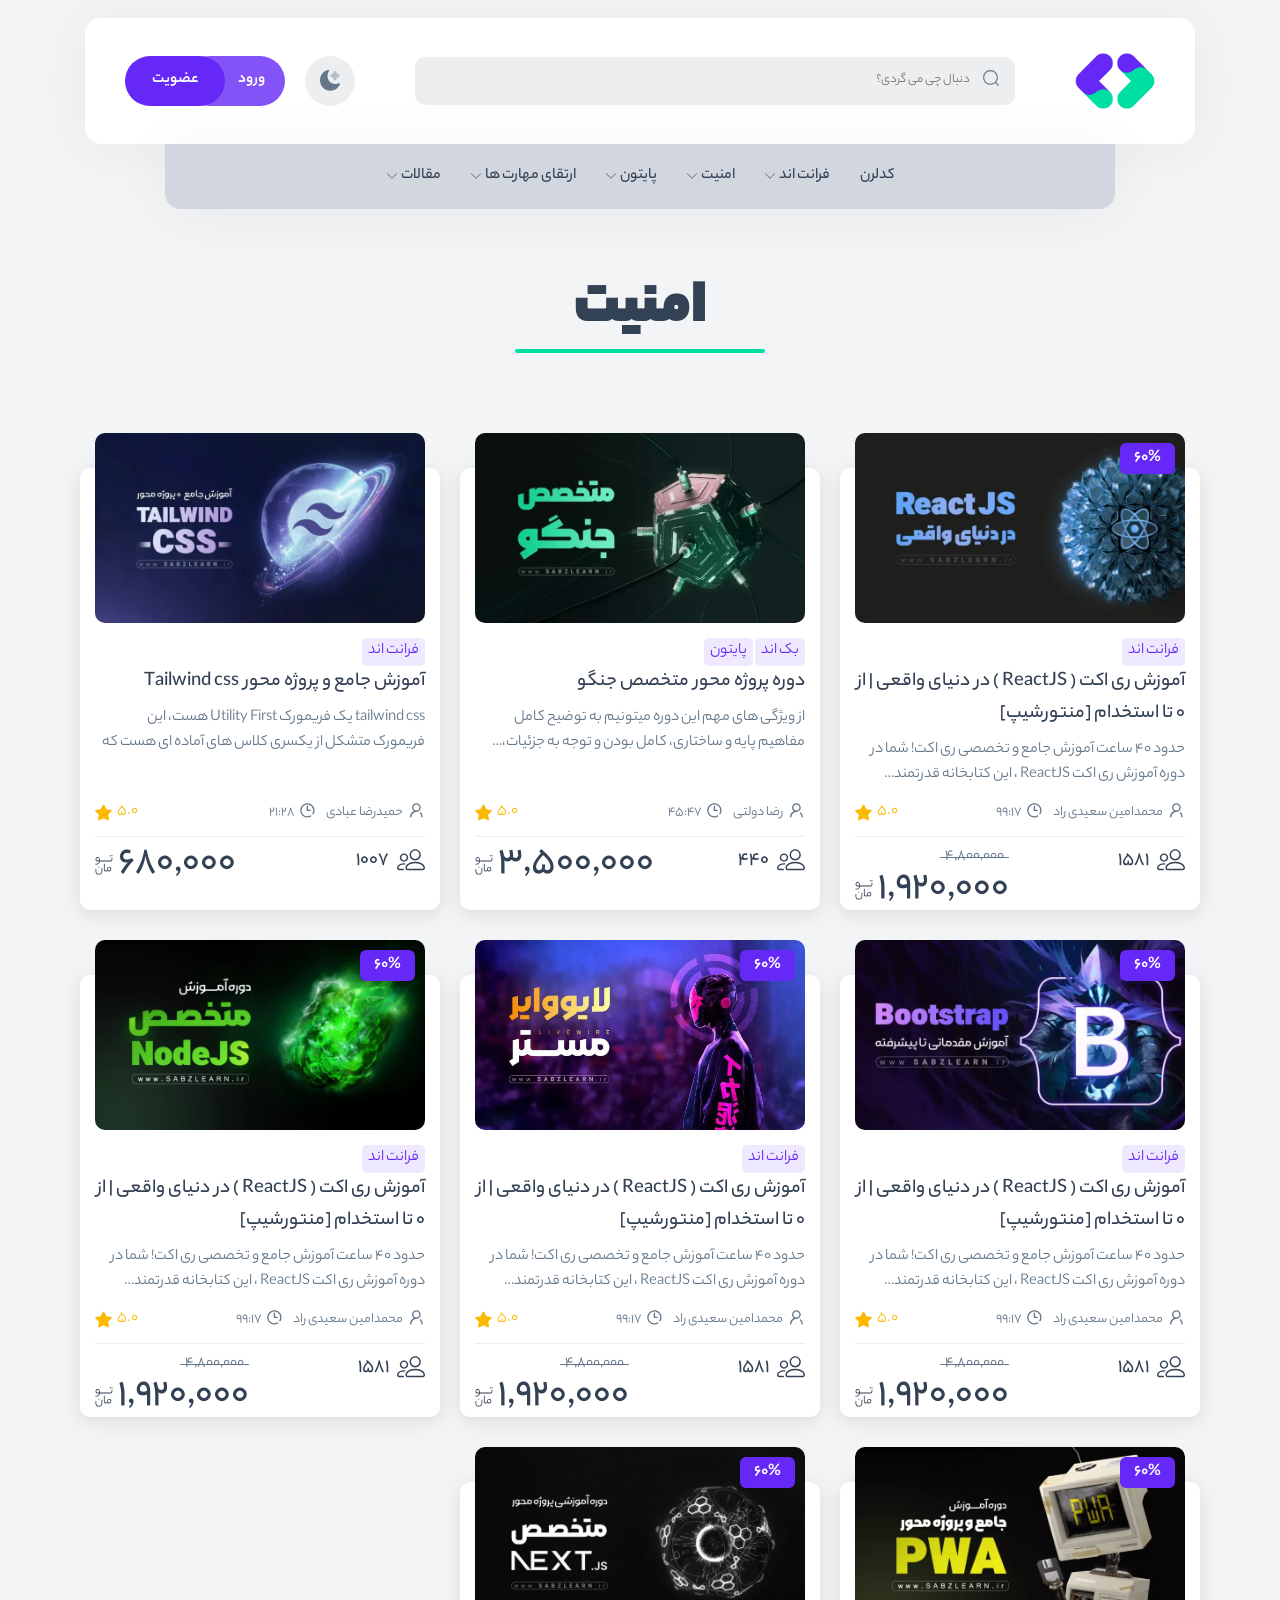
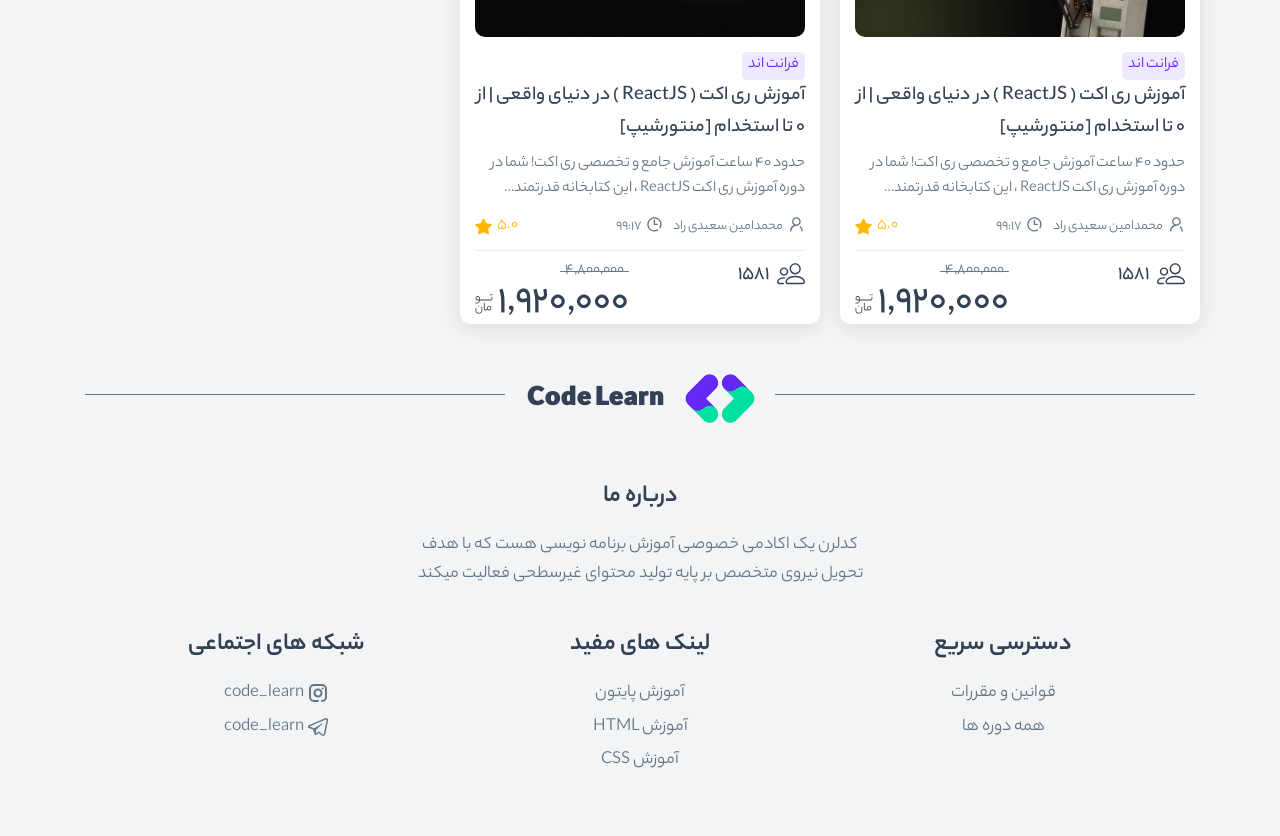
<file: course-cat-security.html>
<html lang="fa" dir="rtl">
<head>
    <meta charset="UTF-8">
    <meta name="viewport" content="width=device-width, user-scalable=no, initial-scale=1.0, maximum-scale=1.0, minimum-scale=1.0">
    <meta http-equiv="X-UA-Compatible" content="ie=edge">
    <title>کدلرن | Code Learn</title>
    <link rel="icon" type="image/png" href="images/logo-icon.png">
    <link rel="stylesheet" href="styles/fonts.css">
    <link rel="stylesheet" href="styles/app.css">
    <link rel="stylesheet" href="styles/responsive.css">
    <link rel="stylesheet" href="styles/grid.css">
</head>
<body>
    <div class="container">

        <nav class="nav">

            <div class="upper-part">

                <div class="nav__btn">
                    <span class="nav__btn-line"></span>
                </div>

                <a href="" class="app-logo">
                    <img src="images/logo.png" alt="کدلرن" class="app-logo__img">
                </a>

                <form action="" class="search">
                    <label class="search__lbl">
                        <input class="search__txt" type="text" placeholder="دنبال چی می گردی؟">
                        <button class="search__btn" type="submit">
                            <svg xmlns="http://www.w3.org/2000/svg" data-name="Layer 1" viewBox="0 0 1024 990" x="0px" y="0px">
                                <path fill=currentColor d="M948.8 902L801.9 755.2c63-73.3 100.9-168.6 100.9-272.7 0-231.8-187.9-419.7-419.9-419.7-231.8 0-419.7 187.9-419.7 419.7s187.9 419.7 419.7 419.7c104.2 0 199.4-37.8 272.7-100.8l146.9 146.7c6.4 6.4 14.7 9.6 23.1 9.6 8.3 0 16.7-3.3 23.2-9.6 12.7-12.6 12.7-33.2 0-46.1zM128.6 482.6c0-195.3 159-354.3 354.3-354.3 195.5 0 354.4 159 354.4 354.3 0 195.5-159 354.3-354.4 354.3-195.3 0-354.3-158.9-354.3-354.3z"/>
                            </svg>
                        </button>
                    </label>
                </form>

                <div class="wrapper">

                    <div class="change-mode">
                        <svg width="20" height="21"  viewBox="0 0 20 21" fill="none" xmlns="http://www.w3.org/2000/svg">
                            <path fill-rule="evenodd" clip-rule="evenodd" d="M19.9358 14.3652C20.0691 14.0415 19.9906 13.6679 19.7389 13.4276C19.4872 13.1873 19.115 13.1308 18.8051 13.2857C17.7584 13.8091 16.5801 14.1034 15.3317 14.1034C10.9835 14.1034 7.45846 10.5246 7.45846 6.1098C7.45846 4.32254 8.0352 2.67449 9.01033 1.34372C9.21644 1.06244 9.22917 0.680892 9.04229 0.386091C8.85541 0.0912907 8.50809 -0.054977 8.17055 0.0189828C3.50017 1.04235 2.17361e-07 5.25905 0 10.3077C-2.50276e-07 16.1208 4.64155 20.8333 10.3672 20.8333C14.6778 20.8333 18.372 18.1625 19.9358 14.3652Z" fill="currentColor"></path>
                            <path fill-rule="evenodd" clip-rule="evenodd" d="M13.0928 3.67116L13.7596 1.84183C13.9751 1.25035 14.4797 0.939795 14.9987 0.910156C15.5177 0.939795 16.0222 1.25035 16.2378 1.84183L16.9045 3.67116L18.7063 4.34807C19.9329 4.8089 19.9329 6.57032 18.7063 7.03114L16.9045 7.70806L16.2378 9.53738C16.0222 10.1289 15.5177 10.4394 14.9987 10.4691C14.4797 10.4394 13.9751 10.1289 13.7596 9.53738L13.0928 7.70806L11.2911 7.03114C10.0644 6.57032 10.0644 4.8089 11.2911 4.34807L13.0928 3.67116Z" fill="currentColor" fill-opacity="0.4"></path>
                        </svg>
                    </div>

                    <a href="" class="login-mobile">
                        <svg xmlns="http://www.w3.org/2000/svg" class="svg-icon" style="width: 1.8em; height: 1.8em;vertical-align: middle;fill: currentColor;overflow: hidden;" viewBox="0 0 1024 1024" version="1.1"><path d="M843.282963 870.115556c-8.438519-140.515556-104.296296-257.422222-233.908148-297.14963C687.881481 536.272593 742.4 456.533333 742.4 364.088889c0-127.241481-103.158519-230.4-230.4-230.4S281.6 236.847407 281.6 364.088889c0 92.444444 54.518519 172.183704 133.12 208.877037-129.611852 39.727407-225.46963 156.634074-233.908148 297.14963-0.663704 10.903704 7.964444 20.195556 18.962963 20.195556l0 0c9.955556 0 18.299259-7.774815 18.962963-17.73037C227.745185 718.506667 355.65037 596.385185 512 596.385185s284.254815 122.121481 293.357037 276.195556c0.568889 9.955556 8.912593 17.73037 18.962963 17.73037C835.318519 890.311111 843.946667 881.019259 843.282963 870.115556zM319.525926 364.088889c0-106.287407 86.186667-192.474074 192.474074-192.474074s192.474074 86.186667 192.474074 192.474074c0 106.287407-86.186667 192.474074-192.474074 192.474074S319.525926 470.376296 319.525926 364.088889z"/></svg>
                    </a>

                    <div class="login-signup">
                        <a href="login-signup.html" class="log-in">ورود</a>
                        <a href="login-signup.html" class="sign-up">عضویت</a>
                    </div>

                    <div class="profile">

                        <img src="images/profile.png" alt="" class="profile__img">

                        <div class="profile-box">

                            <div class="profile-box__header">

                                <div class="profile-box__user">
                                    <a href="#" class="user__link">
                                        <img src="images/profile.png" alt="" class="user__img">
                                    </a>
                                    <span class="user__name"><?php echo $_SESSION['username']; ?></span>
                                </div>

                                <div class="wallet">
                                        <span class="wrapper-wallet">
                                            <svg xmlns="http://www.w3.org/2000/svg" class="svg-icon" style="width: 1.5em; height: 1.5em;vertical-align: middle;fill: currentColor;overflow: hidden;" viewBox="0 0 1024 1024" version="1.1"><path d="M748.8 603.733333m-32 0a32 32 0 1 0 64 0 32 32 0 1 0-64 0Z" fill=currentColor /><path d="M949.333333 405.333333c0-34.133333-17.066667-64-44.8-81.066666v-78.933334c0-49.066667-40.533333-89.6-89.6-89.6H576V149.333333c-6.4-12.8-19.2-21.333333-32-25.6-12.8-4.266667-27.733333-2.133333-40.533333 6.4l-32 19.2-305.066667-2.133333c-49.066667 0-89.6 40.533333-91.733333 89.6v23.466667c0 6.4 0 10.666667 2.133333 14.933333v516.266667c0 53.333333 44.8 98.133333 98.133333 98.133333h268.8c12.8 0 21.333333-8.533333 21.333334-21.333333s-8.533333-21.333333-21.333334-21.333334H172.8c-29.866667 0-55.466667-25.6-55.466667-55.466666V337.066667c12.8 8.533333 27.733333 12.8 44.8 12.8H853.333333c29.866667 0 55.466667 25.6 55.466667 55.466666v85.333334H686.933333c-49.066667 0-87.466667 38.4-87.466666 87.466666V618.666667c0 49.066667 38.4 87.466667 87.466666 87.466666h219.733334v87.466667c0 14.933333-6.4 27.733333-17.066667 38.4s-23.466667 17.066667-38.4 17.066667h-198.4c-12.8 0-21.333333 8.533333-21.333333 21.333333s8.533333 21.333333 21.333333 21.333333H853.333333c25.6 0 51.2-10.666667 70.4-29.866666 19.2-19.2 29.866667-42.666667 29.866667-70.4L949.333333 405.333333zM209.066667 307.2H162.133333c-12.8 0-23.466667-4.266667-32-12.8-6.4-6.4-10.666667-14.933333-12.8-21.333333V256 236.8c0-25.6 21.333333-46.933333 49.066667-46.933333l234.666667 2.133333-192 115.2z m83.2 0l234.666666-140.8c2.133333-2.133333 6.4-2.133333 6.4 0 2.133333 0 4.266667 2.133333 6.4 4.266667l76.8 136.533333H292.266667z m552.533333 0h-179.2l-64-113.066667h213.333333c25.6 0 46.933333 21.333333 46.933334 46.933334v64c-4.266667 0-8.533333-2.133333-12.8-2.133334h-4.266667z m-157.866667 356.266667c-25.6 0-44.8-19.2-44.8-44.8v-40.533334c0-25.6 19.2-44.8 44.8-44.8h219.733334v130.133334H686.933333z" fill=currentColor /><path d="M548.266667 868.266667m-32 0a32 32 0 1 0 64 0 32 32 0 1 0-64 0Z" fill=currentColor /></svg>
                                            کیف پول
                                        </span>
                                    <div class="inventory">
                                            <span class="wrapper-inventory">
                                                0
                                                <svg width="15" height="16" viewBox="0 0 9 10" fill="none" xmlns="http://www.w3.org/2000/svg">
                                                    <path d="M0.874343 3.99165C1.02826 3.99165 1.1599 3.96938 1.26926 3.92482C1.38267 3.88432 1.47583 3.82761 1.54874 3.7547C1.62165 3.6818 1.67835 3.59471 1.71886 3.49345C1.75936 3.39624 1.78366 3.29296 1.79176 3.18359H1.37862C1.168 3.18359 0.995855 3.16132 0.862191 3.11676C0.728527 3.07221 0.623216 3.0074 0.546258 2.92234C0.4693 2.83323 0.414619 2.7259 0.382216 2.60033C0.353863 2.47477 0.339686 2.333 0.339686 2.17504C0.339686 2.01707 0.361964 1.86923 0.406518 1.73152C0.451073 1.58975 0.51588 1.46621 0.600939 1.3609C0.690048 1.25559 0.79941 1.17256 0.929023 1.1118C1.05864 1.04699 1.2085 1.01459 1.37862 1.01459C1.51634 1.01459 1.64595 1.03687 1.76746 1.08142C1.89302 1.12598 2.00239 1.19686 2.09555 1.29407C2.18871 1.39128 2.26161 1.51684 2.31427 1.67076C2.37097 1.82468 2.39933 2.01302 2.39933 2.23579V2.51527H2.89145C2.98056 2.51527 3.02512 2.62261 3.02512 2.83728C3.02512 3.06816 2.98056 3.18359 2.89145 3.18359H2.38718C2.37908 3.38206 2.33857 3.57041 2.26566 3.74863C2.19276 3.92685 2.0915 4.08279 1.96188 4.21645C1.83632 4.35012 1.68443 4.45543 1.50621 4.53239C1.32799 4.61339 1.12749 4.6539 0.904721 4.6539H0.291081L0.254628 3.99165H0.874343ZM0.935099 2.13251C0.935099 2.27427 0.965477 2.37351 1.02623 2.43021C1.09104 2.48692 1.2166 2.51527 1.40292 2.51527H1.80392V2.22972C1.80392 2.0191 1.76341 1.87126 1.6824 1.7862C1.60544 1.70114 1.49608 1.65861 1.35432 1.65861C1.22065 1.65861 1.11737 1.69911 1.04446 1.78012C0.971553 1.86113 0.935099 1.97859 0.935099 2.13251ZM3.89142 2.51527C3.94407 2.51527 3.9785 2.54363 3.99471 2.60033C4.01496 2.65299 4.02508 2.73197 4.02508 2.83728C4.02508 2.95474 4.01496 3.04183 3.99471 3.09853C3.9785 3.15524 3.94407 3.18359 3.89142 3.18359H2.88894C2.83628 3.18359 2.80185 3.15727 2.78565 3.10461C2.7654 3.0479 2.75527 2.9669 2.75527 2.86158C2.75527 2.74412 2.7654 2.65704 2.78565 2.60033C2.80185 2.54363 2.83628 2.51527 2.88894 2.51527H3.89142ZM4.89414 2.51527C4.94679 2.51527 4.98122 2.54363 4.99742 2.60033C5.01767 2.65299 5.0278 2.73197 5.0278 2.83728C5.0278 2.95474 5.01767 3.04183 4.99742 3.09853C4.98122 3.15524 4.94679 3.18359 4.89414 3.18359H3.89166C3.839 3.18359 3.80457 3.15727 3.78837 3.10461C3.76812 3.0479 3.75799 2.9669 3.75799 2.86158C3.75799 2.74412 3.76812 2.65704 3.78837 2.60033C3.80457 2.54363 3.839 2.51527 3.89166 2.51527H4.89414ZM5.89685 2.51527C5.94951 2.51527 5.98394 2.54363 6.00014 2.60033C6.02039 2.65299 6.03052 2.73197 6.03052 2.83728C6.03052 2.95474 6.02039 3.04183 6.00014 3.09853C5.98394 3.15524 5.94951 3.18359 5.89685 3.18359H4.89437C4.84172 3.18359 4.80729 3.15727 4.79109 3.10461C4.77084 3.0479 4.76071 2.9669 4.76071 2.86158C4.76071 2.74412 4.77084 2.65704 4.79109 2.60033C4.80729 2.54363 4.84172 2.51527 4.89437 2.51527H5.89685ZM6.89957 2.51527C6.95223 2.51527 6.98666 2.54363 7.00286 2.60033C7.02311 2.65299 7.03324 2.73197 7.03324 2.83728C7.03324 2.95474 7.02311 3.04183 7.00286 3.09853C6.98666 3.15524 6.95223 3.18359 6.89957 3.18359H5.89709C5.84444 3.18359 5.81001 3.15727 5.79381 3.10461C5.77355 3.0479 5.76343 2.9669 5.76343 2.86158C5.76343 2.74412 5.77355 2.65704 5.79381 2.60033C5.81001 2.54363 5.84444 2.51527 5.89709 2.51527H6.89957ZM7.45877 2.51527C7.73015 2.51527 7.86584 2.38363 7.86584 2.12036V1.40343H8.48555V2.16289C8.48555 2.49907 8.40049 2.75425 8.23037 2.92842C8.06026 3.09853 7.82128 3.18359 7.51345 3.18359H6.89981C6.84715 3.18359 6.81273 3.15727 6.79652 3.10461C6.77627 3.0479 6.76615 2.9669 6.76615 2.86158C6.76615 2.74412 6.77627 2.65704 6.79652 2.60033C6.81273 2.54363 6.84715 2.51527 6.89981 2.51527H7.45877ZM8.50378 0.692582H7.87191V0.0971694H8.50378V0.692582ZM7.63496 0.692582H7.0031V0.0971694H7.63496V0.692582ZM3.62053 8.0317C3.62053 8.26258 3.58408 8.47522 3.51117 8.66964C3.44231 8.86812 3.34105 9.04026 3.20739 9.18607C3.07777 9.33189 2.91778 9.4453 2.72741 9.52631C2.54109 9.61137 2.3325 9.6539 2.10162 9.6539H1.71886C1.26521 9.6539 0.912822 9.51416 0.661695 9.23468C0.410569 8.9552 0.285006 8.57243 0.285006 8.08638V6.99884H0.898645V8.06208C0.898645 8.20385 0.914847 8.33143 0.94725 8.44485C0.979654 8.55826 1.03028 8.65547 1.09914 8.73648C1.17205 8.81749 1.26521 8.88027 1.37862 8.92482C1.49608 8.96938 1.63785 8.99165 1.80392 8.99165H2.07124C2.24136 8.99165 2.38515 8.96533 2.50261 8.91267C2.62413 8.86407 2.72134 8.79521 2.79424 8.7061C2.8712 8.62104 2.92588 8.51978 2.95829 8.40232C2.99069 8.2889 3.00689 8.16739 3.00689 8.03778V6.40343H3.62053V8.0317ZM2.19276 6.3123H1.50621V5.69258H2.19276V6.3123ZM5.17841 8.18359C5.065 8.18359 4.95564 8.16942 4.85033 8.14106C4.74907 8.10866 4.65996 8.05601 4.583 7.9831C4.50604 7.91019 4.44528 7.81501 4.40073 7.69754C4.35617 7.57603 4.3339 7.42616 4.3339 7.24795V4.4167H4.95361V7.09605C4.95361 7.22567 4.98196 7.32895 5.03867 7.40591C5.09943 7.47882 5.18854 7.51527 5.306 7.51527H5.44574C5.53485 7.51527 5.5794 7.62261 5.5794 7.83728C5.5794 8.06816 5.53485 8.18359 5.44574 8.18359H5.17841ZM5.50085 7.51527C5.63856 7.51527 5.7459 7.48895 5.82286 7.43629C5.89981 7.37958 5.93829 7.28845 5.93829 7.16289V7.02922C5.93829 6.86721 5.96057 6.71734 6.00512 6.57963C6.05373 6.44191 6.12259 6.32445 6.2117 6.22724C6.30081 6.13003 6.40814 6.0551 6.5337 6.00244C6.66332 5.94573 6.80711 5.91738 6.96508 5.91738C7.13114 5.91738 7.27696 5.94573 7.40252 6.00244C7.53213 6.0551 7.63947 6.13205 7.72453 6.23331C7.80959 6.33052 7.8744 6.44799 7.91895 6.5857C7.96351 6.72342 7.98578 6.87328 7.98578 7.0353C7.98578 7.39984 7.89262 7.68337 7.7063 7.88589C7.52403 8.08436 7.27493 8.18359 6.959 8.18359C6.79698 8.18359 6.64104 8.15322 6.49118 8.09246C6.34536 8.02765 6.23397 7.92639 6.15702 7.78868C6.08006 7.94664 5.98082 8.05195 5.85931 8.10461C5.7378 8.15727 5.61831 8.18359 5.50085 8.18359H5.44617C5.39351 8.18359 5.35908 8.15727 5.34288 8.10461C5.32263 8.0479 5.3125 7.9669 5.3125 7.86158C5.3125 7.74412 5.32263 7.65704 5.34288 7.60033C5.35908 7.54363 5.39351 7.51527 5.44617 7.51527H5.50085ZM7.39037 7.07783C7.39037 6.94011 7.35797 6.82468 7.29316 6.73152C7.2324 6.63836 7.12102 6.59178 6.959 6.59178C6.80508 6.59178 6.6937 6.63836 6.62484 6.73152C6.56003 6.82063 6.52763 6.93809 6.52763 7.0839C6.52763 7.22567 6.56611 7.333 6.64307 7.40591C6.72002 7.47882 6.82534 7.51527 6.959 7.51527C7.24658 7.51527 7.39037 7.36946 7.39037 7.07783Z" fill=currentColor ></path>
                                                </svg>
                                            </span>
                                    </div>
                                </div>

                            </div>

                            <div class="profile-box__links">
                                <a href="" class="profile-box__link">
                                        <span class="profile-box__item">
                                            <svg xmlns="http://www.w3.org/2000/svg" class="svg-icon" style="width: 1.3em; height: 1.3em;vertical-align: middle;fill: currentColor;overflow: hidden;" viewBox="0 0 1024 1024" version="1.1"><path d="M956.998515 559.444569c-4.204765 4.189416-9.657964 6.332219-15.205307 6.332219-5.531993 0-10.984169-2.142803-15.189957-6.332219L512.004605 144.845922 97.421308 559.444569c-8.362458 8.394181-22.032806 8.394181-30.395264 0-8.394181-8.362458-8.394181-22.032806 0-30.395264l429.788603-429.788603c8.362458-8.394181 22.032806-8.394181 30.395264 0l429.788603 429.788603C965.392696 537.411763 965.392696 551.08211 956.998515 559.444569L956.998515 559.444569zM769.877767 931.049005 619.499851 931.049005c-11.879562 0-21.537526-9.561773-21.537526-21.441335s9.657964-21.537526 21.537526-21.537526L769.877767 888.070144c23.728424 0 42.97886-19.25146 42.97886-42.97886L812.856627 608.67583c0-11.799744 9.657964-21.457708 21.537526-21.457708s21.441335 9.657964 21.441335 21.457708l0 236.415454C855.835488 892.530736 817.317219 931.049005 769.877767 931.049005L769.877767 931.049005zM619.499851 716.154703 426.046884 716.154703l0 193.452967c0 11.879562-9.561773 21.441335-21.441335 21.441335L254.131443 931.049005c-47.424102 0-85.957721-38.518269-85.957721-85.957721L168.173722 436.840206c0-11.879562 9.657964-21.537526 21.537526-21.537526 11.799744 0 21.441335 9.657964 21.441335 21.537526l0 408.251078c0 23.728424 19.266809 42.97886 42.97886 42.97886l128.936581 0L383.068024 694.63355c0-11.799744 9.657964-21.457708 21.537526-21.457708l214.894302 0c11.799744 0 21.441335 9.657964 21.441335 21.457708C640.941186 706.59293 631.299595 716.154703 619.499851 716.154703L619.499851 716.154703z"/></svg>
                                            پیشخوان
                                        </span>
                                </a>
                                <a href="" class="profile-box__link">
                                        <span class="profile-box__item">
                                            <svg xmlns="http://www.w3.org/2000/svg" class="svg-icon" style="width: 1.3em; height: 1em;vertical-align: middle;fill: currentColor;overflow: hidden;" viewBox="0 0 1024 1024" version="1.1"><path d="M960.975595 272.065396l0-61.152778c0-33.789571-27.496238-61.275575-61.285808-61.275575l-529.86795 0c-0.818645-0.429789-3.499707-2.148943-8.258081-8.135284-4.91187-6.170536-9.915837-14.152325-15.20633-22.604834-15.687284-25.009603-31.906687-50.878784-58.809407-50.878784L63.085804 68.01814c-33.779338 0-61.275575 27.486004-61.275575 61.275575l0 693.801603c0 0.337691 0.010233 0.685615 0.030699 1.023306 0.010233 0.245593 0.030699 0.50142 0.051165 0.76748 0.020466 0.225127 0.040932 0.450255 0.071631 0.675382 0.010233 0.112564 0.030699 0.225127 0.051165 0.347924 0.010233 0.173962 0.040932 0.337691 0.071631 0.511653 0.051165 0.276293 0.102331 0.552585 0.153496 0.818645 0.040932 0.225127 0.092098 0.460488 0.153496 0.685615 0.173962 0.685615 0.36839 1.350764 0.603751 2.015913 0.102331 0.26606 0.204661 0.532119 0.306992 0.798179 0.081864 0.204661 0.173962 0.409322 0.255827 0.613984 0.051165 0.092098 0.092098 0.194428 0.13303 0.296759 0.102331 0.214894 0.214894 0.440022 0.327458 0.654916 0.173962 0.347924 0.36839 0.695848 0.573051 1.043772 0.081864 0.153496 0.173962 0.306992 0.26606 0.450255 0.849344 1.381463 1.862417 2.660596 3.018753 3.806699 0.163729 0.163729 0.327458 0.327458 0.50142 0.480954 0.286526 0.26606 0.583285 0.521886 0.880043 0.76748 0.255827 0.204661 0.511653 0.409322 0.777713 0.613984 0.26606 0.194428 0.532119 0.388856 0.798179 0.562818 0.26606 0.184195 0.532119 0.358157 0.808412 0.521886 0.317225 0.194428 0.644683 0.378623 0.982374 0.552585 0.184195 0.112564 0.378623 0.204661 0.573051 0.306992 0.204661 0.092098 0.409322 0.194428 0.603751 0.286526 0.010233 0 0.020466 0 0.020466 0 0.26606 0.122797 0.542352 0.245593 0.818645 0.347924 0.552585 0.225127 1.115404 0.429789 1.698688 0.603751 0.573051 0.173962 1.166569 0.327458 1.77032 0.450255 0.757247 0.153496 1.50426 0.26606 2.251274 0.337691 0.624217 0.061398 1.248434 0.092098 1.87265 0.092098l0.061398 0c0.347924 0 0.685615-0.010233 1.033539-0.030699 0.245593 0 0.491187-0.020466 0.73678-0.051165 0.245593-0.020466 0.50142-0.040932 0.747014-0.081864 0.081864 0 0.163729-0.010233 0.23536-0.030699 0.214894-0.020466 0.429789-0.051165 0.644683-0.092098 0.26606-0.040932 0.521886-0.092098 0.777713-0.143263 0.194428-0.040932 0.388856-0.081864 0.583285-0.143263 0.716314-0.163729 1.412163-0.36839 2.097778-0.613984 0.26606-0.102331 0.532119-0.204661 0.798179-0.306992 0.26606-0.112564 0.521886-0.214894 0.777713-0.337691 0.010233 0 0.020466 0 0.020466 0 0.26606-0.122797 0.511653-0.245593 0.76748-0.378623 0.358157-0.173962 0.706081-0.358157 1.043772-0.573051 0.153496-0.081864 0.306992-0.173962 0.450255-0.26606 0.798179-0.480954 1.555425-1.023306 2.281973-1.627057 0.255827-0.204661 0.50142-0.419556 0.747014-0.644683 0.23536-0.214894 0.470721-0.440022 0.706081-0.675382 0.23536-0.23536 0.460488-0.470721 0.675382-0.706081 0.225127-0.245593 0.440022-0.491187 0.644683-0.747014 0.204661-0.255827 0.409322-0.511653 0.613984-0.777713 0.010233-0.010233 0.010233-0.010233 0.010233-0.010233 0.378623-0.521886 0.747014-1.064238 1.084705-1.616824 0.173962-0.286526 0.337691-0.573051 0.491187-0.859577 0.13303-0.245593 0.26606-0.491187 0.388856-0.73678 0.040932-0.092098 0.092098-0.184195 0.13303-0.276293 0.092098-0.204661 0.184195-0.409322 0.276293-0.624217 0.102331-0.214894 0.194428-0.450255 0.276293-0.675382 0.081864-0.194428 0.153496-0.388856 0.225127-0.583285 0.020466-0.071631 0.051165-0.143263 0.071631-0.225127 0.081864-0.225127 0.153496-0.460488 0.225127-0.695848 0.173962-0.573051 0.327458-1.166569 0.450255-1.77032l0.020466-0.102331 102.443184-491.678162 0-2.108011c0-11.215436 9.117658-20.343327 20.343327-20.343327l795.794531 0c10.683317 0 19.48375 8.28878 20.281929 18.787902l-101.542674 548.31816-0.081864 0.450255c-0.061398 0.317225-0.112564 0.63445-0.153496 0.941442-0.040932 0.296759-0.071631 0.583285-0.102331 0.86981-0.020466 0.286526-0.051165 0.573051-0.061398 0.859577-0.020466 0.327458-0.030699 0.665149-0.030699 0.992607l0 0.081864c-0.010233 11.205203-9.127891 20.322861-20.343327 20.322861l-596.034928 0c-11.307533 0-20.466124 9.15859-20.466124 20.466124 0 11.2973 9.15859 20.466124 20.466124 20.466124l596.034928 0c33.073256 0 60.109006-26.339902 61.234643-59.136865l0-0.010233 101.726869-549.341466 0.347924-1.841951 0-1.882883C1022.189771 299.571866 994.724233 272.096095 960.975595 272.065396zM920.043347 272.065396l-754.923682 0c-33.011858 0-60.016909 26.237571-61.234643 58.962903l-61.142545 293.494451 0-495.229035c0-11.215436 9.127891-20.343327 20.343327-20.343327l224.042659 0c0.706081 0.306992 3.50994 1.821485 8.677637 8.217149 5.157463 6.385431 10.601452 15.0733 15.871479 23.474644 15.380292 24.549116 31.292704 49.927109 57.489342 49.927109l530.522865 0c11.225669 0 20.35356 9.127891 20.35356 20.343327L920.043347 272.065396 920.043347 272.065396z"/><path d="M16.341177 842.650699c-0.573051-0.173962-1.146103-0.36839-1.698688-0.603751C15.195074 842.272076 15.757892 842.476737 16.341177 842.650699z"/></svg>
                                            دوره های من
                                        </span>
                                </a>
                                <a href="" class="profile-box__link">
                                        <span class="profile-box__item">
                                            <svg xmlns="http://www.w3.org/2000/svg" class="svg-icon" style="width: 1.3em; height: 1.3em;vertical-align: middle;fill: currentColor;overflow: hidden;" viewBox="0 0 1024 1024" version="1.1"><path d="M843.282963 870.115556c-8.438519-140.515556-104.296296-257.422222-233.908148-297.14963C687.881481 536.272593 742.4 456.533333 742.4 364.088889c0-127.241481-103.158519-230.4-230.4-230.4S281.6 236.847407 281.6 364.088889c0 92.444444 54.518519 172.183704 133.12 208.877037-129.611852 39.727407-225.46963 156.634074-233.908148 297.14963-0.663704 10.903704 7.964444 20.195556 18.962963 20.195556l0 0c9.955556 0 18.299259-7.774815 18.962963-17.73037C227.745185 718.506667 355.65037 596.385185 512 596.385185s284.254815 122.121481 293.357037 276.195556c0.568889 9.955556 8.912593 17.73037 18.962963 17.73037C835.318519 890.311111 843.946667 881.019259 843.282963 870.115556zM319.525926 364.088889c0-106.287407 86.186667-192.474074 192.474074-192.474074s192.474074 86.186667 192.474074 192.474074c0 106.287407-86.186667 192.474074-192.474074 192.474074S319.525926 470.376296 319.525926 364.088889z"/></svg>
                                            جزئیات حساب
                                        </span>
                                </a>
                            </div>

                            <div class="profile-box__exit">
                                <a href="" class="profile-box__link">
                                        <span class="exit">
                                            <svg xmlns="http://www.w3.org/2000/svg" class="svg-icon" style="width: 1.4em; height: 1.4em;vertical-align: middle;fill: currentColor;overflow: hidden;" viewBox="0 0 1024 1024" version="1.1"><path d="M918.4 489.6l-160-160c-12.8-12.8-32-12.8-44.8 0-12.8 12.8-12.8 32 0 44.8l105.6 105.6L512 480c-19.2 0-32 12.8-32 32s12.8 32 32 32l307.2 0-105.6 105.6c-12.8 12.8-12.8 32 0 44.8 6.4 6.4 12.8 9.6 22.4 9.6 9.6 0 16-3.2 22.4-9.6l160-163.2c0 0 0-3.2 3.2-3.2C931.2 518.4 931.2 499.2 918.4 489.6z"/><path d="M832 736c-19.2 0-32 12.8-32 32l0 64c0 19.2-12.8 32-32 32L224 864c-19.2 0-32-12.8-32-32L192 192c0-19.2 12.8-32 32-32l544 0c19.2 0 32 12.8 32 32l0 64c0 19.2 12.8 32 32 32s32-12.8 32-32L864 192c0-54.4-41.6-96-96-96L224 96C169.6 96 128 137.6 128 192l0 640c0 54.4 41.6 96 96 96l544 0c54.4 0 96-41.6 96-96l0-64C864 748.8 851.2 736 832 736z"/></svg>
                                            خروج
                                        </span>
                                </a>
                            </div>

                        </div>

                    </div>
                </div>
            </div>


            <div class="navigation">

                <button class="navigation__exit">
                    <svg width="18" height="18" viewBox="0 0 18 18" fill="none" xmlns="http://www.w3.org/2000/svg">
                        <path d="M16 2L9 9M9 9L2 16M9 9L16 16M9 9L2 2" stroke="#353F53" stroke-width="2.88235" stroke-linecap="round" stroke-linejoin="round"></path>
                    </svg>
                </button>

                <div class="navigation__wrapper">
                    <img src="images/logo.png" alt="کدلرن" class="navigation__logo">
                    <span class="navigation__title">Code Learn</span>
                </div>

                <form action="" class="navigation-search">
                    <label class="navigation-search__lbl">
                        <input class="navigation-search__txt" type="text" placeholder="دنبال چی می گردی؟">
                        <button class="navigation-search__btn" type="submit">
                            <img src="images/icons/search.svg" class="navigation-search__img" alt="search">
                        </button>
                    </label>
                </form>

                <ul class="navigation__menu">

                    <li class="navigation__item">
                        <a href="" class="navigation__link">کدلرن</a>
                    </li>

                    <li class="navigation__item" data-content-id="#front">
                        <div class="nav-link_wrapper">
                            <span class="navigation__link">فرانت اند</span>
                            <svg xmlns="http://www.w3.org/2000/svg" xmlns:xlink="http://www.w3.org/1999/xlink" fill=currentColor height="10px" width="10px" version="1.1" id="Layer_1" viewBox="0 0 330 330" xml:space="preserve">
                                     <path id="XMLID_225_" d="M325.607,79.393c-5.857-5.857-15.355-5.858-21.213,0.001l-139.39,139.393L25.607,79.393  c-5.857-5.857-15.355-5.858-21.213,0.001c-5.858,5.858-5.858,15.355,0,21.213l150.004,150c2.813,2.813,6.628,4.393,10.606,4.393  s7.794-1.581,10.606-4.394l149.996-150C331.465,94.749,331.465,85.251,325.607,79.393z"/>
                                 </svg>
                        </div>
                        <div class="item__nav-menu" id="front">
                            <a href="#" class="item__link">آموزش HTML</a>
                            <a href="#" class="item__link">آموزش CSS</a>
                            <a href="#" class="item__link">آموزش FlexBox</a>
                            <a href="#" class="item__link">آموزش اصولی طراحی قالب</a>
                        </div>
                    </li>

                    <li class="navigation__item" data-content-id="#security">
                        <div class="nav-link_wrapper">
                            <span class="navigation__link" >امنیت</span>
                            <svg xmlns="http://www.w3.org/2000/svg" xmlns:xlink="http://www.w3.org/1999/xlink" fill=currentColor height="10px" width="10px" version="1.1" id="Layer_1" viewBox="0 0 330 330" xml:space="preserve">
                                    <path id="XMLID_225_" d="M325.607,79.393c-5.857-5.857-15.355-5.858-21.213,0.001l-139.39,139.393L25.607,79.393  c-5.857-5.857-15.355-5.858-21.213,0.001c-5.858,5.858-5.858,15.355,0,21.213l150.004,150c2.813,2.813,6.628,4.393,10.606,4.393  s7.794-1.581,10.606-4.394l149.996-150C331.465,94.749,331.465,85.251,325.607,79.393z"/>
                                </svg>
                        </div>
                        <div class="item__nav-menu" id="security">
                            <a href="#" class="item__link">نقشه راه ورود به دنیای هک و امنیت</a>
                            <a href="#" class="item__link">شبکه با گرایش امنیت</a>
                            <a href="#" class="item__link">لینوکس با گرایش امنیت</a>
                            <a href="#" class="item__link">آموزش پایتون سیاه</a>
                        </div>
                    </li>

                    <li class="navigation__item" data-content-id="#python">
                        <div class="nav-link_wrapper">
                            <span class="navigation__link" >پایتون</span>
                            <svg xmlns="http://www.w3.org/2000/svg" xmlns:xlink="http://www.w3.org/1999/xlink" fill=currentColor height="10px" width="10px" version="1.1" id="Layer_1" viewBox="0 0 330 330" xml:space="preserve">
                                    <path id="XMLID_225_" d="M325.607,79.393c-5.857-5.857-15.355-5.858-21.213,0.001l-139.39,139.393L25.607,79.393  c-5.857-5.857-15.355-5.858-21.213,0.001c-5.858,5.858-5.858,15.355,0,21.213l150.004,150c2.813,2.813,6.628,4.393,10.606,4.393  s7.794-1.581,10.606-4.394l149.996-150C331.465,94.749,331.465,85.251,325.607,79.393z"/>
                                </svg>
                        </div>
                        <div class="item__nav-menu" id="python">
                            <a href="#" class="item__link">دوره آموزش پایتون</a>
                            <a href="#" class="item__link">پروژه های کاربردی با پایتون</a>
                            <a href="#" class="item__link">متخصص جنگو</a>
                        </div>
                    </li>

                    <li class="navigation__item" data-content-id="#skill-up">
                        <div class="nav-link_wrapper">
                            <span class="navigation__link">ارتقای مهارت ها</span>
                            <svg xmlns="http://www.w3.org/2000/svg" xmlns:xlink="http://www.w3.org/1999/xlink" fill=currentColor height="10px" width="10px" version="1.1" id="Layer_1" viewBox="0 0 330 330" xml:space="preserve">
                                    <path id="XMLID_225_" d="M325.607,79.393c-5.857-5.857-15.355-5.858-21.213,0.001l-139.39,139.393L25.607,79.393  c-5.857-5.857-15.355-5.858-21.213,0.001c-5.858,5.858-5.858,15.355,0,21.213l150.004,150c2.813,2.813,6.628,4.393,10.606,4.393  s7.794-1.581,10.606-4.394l149.996-150C331.465,94.749,331.465,85.251,325.607,79.393z"/>
                                </svg>
                        </div>
                        <div class="item__nav-menu" id="skill-up">
                            <a href="#" class="item__link">الگوریتم و ساختمان داده</a>
                            <a href="#" class="item__link">گیت و گیتهاب</a>
                            <a href="#" class="item__link">آموزش کاربردی Vscode</a>
                        </div>
                    </li>

                    <li class="navigation__item" data-content-id="#articles">
                        <div class="nav-link_wrapper">
                            <span class="navigation__link">مقالات</span>
                            <svg xmlns="http://www.w3.org/2000/svg" xmlns:xlink="http://www.w3.org/1999/xlink" fill=currentColor height="10px" width="10px" version="1.1" id="Layer_1" viewBox="0 0 330 330" xml:space="preserve">
                                    <path id="XMLID_225_" d="M325.607,79.393c-5.857-5.857-15.355-5.858-21.213,0.001l-139.39,139.393L25.607,79.393  c-5.857-5.857-15.355-5.858-21.213,0.001c-5.858,5.858-5.858,15.355,0,21.213l150.004,150c2.813,2.813,6.628,4.393,10.606,4.393  s7.794-1.581,10.606-4.394l149.996-150C331.465,94.749,331.465,85.251,325.607,79.393z"/>
                                </svg>
                        </div>
                        <div class="item__nav-menu" id="articles">
                            <a href="#" class="item__link">اچ تی ام ال</a>
                            <a href="#" class="item__link">بوت استرپ</a>
                            <a href="#" class="item__link">پروژه های برنامه نویسی</a>
                            <a href="#" class="item__link">طراحی سایت</a>
                            <a href="#" class="item__link">جی کوئری</a>
                        </div>
                    </li>

                </ul>

                <div class="change-mode">
                    <svg width="20" height="21" viewBox="0 0 20 21" fill="none" xmlns="http://www.w3.org/2000/svg">
                        <path fill-rule="evenodd" clip-rule="evenodd" d="M19.9358 14.3652C20.0691 14.0415 19.9906 13.6679 19.7389 13.4276C19.4872 13.1873 19.115 13.1308 18.8051 13.2857C17.7584 13.8091 16.5801 14.1034 15.3317 14.1034C10.9835 14.1034 7.45846 10.5246 7.45846 6.1098C7.45846 4.32254 8.0352 2.67449 9.01033 1.34372C9.21644 1.06244 9.22917 0.680892 9.04229 0.386091C8.85541 0.0912907 8.50809 -0.054977 8.17055 0.0189828C3.50017 1.04235 2.17361e-07 5.25905 0 10.3077C-2.50276e-07 16.1208 4.64155 20.8333 10.3672 20.8333C14.6778 20.8333 18.372 18.1625 19.9358 14.3652Z" fill="currentColor"></path>
                        <path fill-rule="evenodd" clip-rule="evenodd" d="M13.0928 3.67116L13.7596 1.84183C13.9751 1.25035 14.4797 0.939795 14.9987 0.910156C15.5177 0.939795 16.0222 1.25035 16.2378 1.84183L16.9045 3.67116L18.7063 4.34807C19.9329 4.8089 19.9329 6.57032 18.7063 7.03114L16.9045 7.70806L16.2378 9.53738C16.0222 10.1289 15.5177 10.4394 14.9987 10.4691C14.4797 10.4394 13.9751 10.1289 13.7596 9.53738L13.0928 7.70806L11.2911 7.03114C10.0644 6.57032 10.0644 4.8089 11.2911 4.34807L13.0928 3.67116Z" fill="currentColor" fill-opacity="0.4"></path>
                    </svg>
                </div>

            </div>

            <div class="lower-part">

                <ul class="menu">

                    <li class="menu__item">
                        <a href="#" class="menu__link">کدلرن</a>
                    </li>

                    <li class="menu__item">
                        <a href="" class="menu__link">فرانت اند</a>
                        <svg xmlns="http://www.w3.org/2000/svg" xmlns:xlink="http://www.w3.org/1999/xlink" fill=currentColor height="10px" width="10px" version="1.1" id="Layer_1" viewBox="0 0 330 330" xml:space="preserve">
                                    <path d="M325.607,79.393c-5.857-5.857-15.355-5.858-21.213,0.001l-139.39,139.393L25.607,79.393  c-5.857-5.857-15.355-5.858-21.213,0.001c-5.858,5.858-5.858,15.355,0,21.213l150.004,150c2.813,2.813,6.628,4.393,10.606,4.393  s7.794-1.581,10.606-4.394l149.996-150C331.465,94.749,331.465,85.251,325.607,79.393z"/>
                                </svg>
                        <div class="item__menu">
                            <a href="#" class="item__link">آموزش HTML</a>
                            <a href="#" class="item__link">آموزش CSS</a>
                            <a href="#" class="item__link">آموزش FlexBox</a>
                            <a href="#" class="item__link">آموزش اصولی طراحی قالب</a>
                        </div>
                    </li>

                    <li class="menu__item">
                        <a href="#" class="menu__link">امنیت</a>
                        <svg xmlns="http://www.w3.org/2000/svg" xmlns:xlink="http://www.w3.org/1999/xlink" fill=currentColor height="10px" width="10px" version="1.1" id="Layer_1" viewBox="0 0 330 330" xml:space="preserve">
                                <path d="M325.607,79.393c-5.857-5.857-15.355-5.858-21.213,0.001l-139.39,139.393L25.607,79.393  c-5.857-5.857-15.355-5.858-21.213,0.001c-5.858,5.858-5.858,15.355,0,21.213l150.004,150c2.813,2.813,6.628,4.393,10.606,4.393  s7.794-1.581,10.606-4.394l149.996-150C331.465,94.749,331.465,85.251,325.607,79.393z"/>
                            </svg>
                        <div class="item__menu">
                            <a href="#" class="item__link">نقشه راه ورود به دنیای هک و امنیت</a>
                            <a href="#" class="item__link">شبکه با گرایش امنیت</a>
                            <a href="#" class="item__link">لینوکس با گرایش امنیت</a>
                            <a href="#" class="item__link">آموزش پایتون سیاه</a>
                        </div>
                    </li>

                    <li class="menu__item">
                        <a href="#" class="menu__link">پایتون</a>
                        <svg xmlns="http://www.w3.org/2000/svg" xmlns:xlink="http://www.w3.org/1999/xlink" fill=currentColor height="10px" width="10px" version="1.1" id="Layer_1" viewBox="0 0 330 330" xml:space="preserve">
                                <path id="XMLID_225_" d="M325.607,79.393c-5.857-5.857-15.355-5.858-21.213,0.001l-139.39,139.393L25.607,79.393  c-5.857-5.857-15.355-5.858-21.213,0.001c-5.858,5.858-5.858,15.355,0,21.213l150.004,150c2.813,2.813,6.628,4.393,10.606,4.393  s7.794-1.581,10.606-4.394l149.996-150C331.465,94.749,331.465,85.251,325.607,79.393z"/>
                            </svg>
                        <div class="item__menu">
                            <a href="#" class="item__link">دوره آموزش پایتون</a>
                            <a href="#" class="item__link">پروژه های کاربردی با پایتون</a>
                            <a href="#" class="item__link">متخصص جنگو</a>
                        </div>
                    </li>

                    <li class="menu__item">
                        <a href="#" class="menu__link">ارتقای مهارت ها</a>
                        <svg xmlns="http://www.w3.org/2000/svg" xmlns:xlink="http://www.w3.org/1999/xlink" fill=currentColor height="10px" width="10px" version="1.1" id="Layer_1" viewBox="0 0 330 330" xml:space="preserve">
                                <path d="M325.607,79.393c-5.857-5.857-15.355-5.858-21.213,0.001l-139.39,139.393L25.607,79.393  c-5.857-5.857-15.355-5.858-21.213,0.001c-5.858,5.858-5.858,15.355,0,21.213l150.004,150c2.813,2.813,6.628,4.393,10.606,4.393  s7.794-1.581,10.606-4.394l149.996-150C331.465,94.749,331.465,85.251,325.607,79.393z"/>
                            </svg>
                        <div class="item__menu">
                            <a href="#" class="item__link">الگوریتم و ساختمان داده</a>
                            <a href="#" class="item__link">گیت و گیتهاب</a>
                            <a href="#" class="item__link">آموزش کاربردی Vscode</a>
                        </div>
                    </li>

                    <li class="menu__item">
                        <a href="#" class="menu__link">مقالات</a>
                        <svg xmlns="http://www.w3.org/2000/svg" xmlns:xlink="http://www.w3.org/1999/xlink" fill=currentColor height="10px" width="10px" version="1.1" id="Layer_1" viewBox="0 0 330 330" xml:space="preserve">
                                <path d="M325.607,79.393c-5.857-5.857-15.355-5.858-21.213,0.001l-139.39,139.393L25.607,79.393  c-5.857-5.857-15.355-5.858-21.213,0.001c-5.858,5.858-5.858,15.355,0,21.213l150.004,150c2.813,2.813,6.628,4.393,10.606,4.393  s7.794-1.581,10.606-4.394l149.996-150C331.465,94.749,331.465,85.251,325.607,79.393z"/>
                            </svg>
                        <div class="item__menu">
                            <a href="#" class="item__link">اچ تی ام ال</a>
                            <a href="#" class="item__link">بوت استرپ</a>
                            <a href="#" class="item__link">پروژه های برنامه نویسی</a>
                            <a href="#" class="item__link">طراحی سایت</a>
                            <a href="#" class="item__link">جی کوئری</a>
                        </div>
                    </li>

                </ul>

            </div>

        </nav>
		
		<section class="courses-cat">

            <h2 class="courses-cat__title">امنیت</h2>
			
			<div class="row">
                <div class="col-12 col-md-6 col-xl-4 col-xxl-3">
                    <div class="course">
                        <div class="course__banner">
                            <a href="#" class="course__link">
                                <img src="images/last-course-1.webp" alt="" class="course__img">
                            </a>
                            <span class="offer">60%</span>
                        </div>
                        <div class="course__body">
                            <a href="#" class="courses-category">فرانت اند</a>
                            <h4 class="course__title">آموزش ری اکت ( ReactJS ) در دنیای واقعی | از 0 تا استخدام
                                [منتورشیپ]</h4>
                            <p class="course__description">حدود 40 ساعت آموزش جامع و تخصصی ری اکت! شما در دوره آموزش ری
                                اکت ReactJS ، این کتابخانه قدرتمند…</p>
                        </div>
                        <div class="course__footer">
                            <div class="footer__part1">
                                <div class="course__teacher-time">
                                    <div class="course__teacher">
                                        <svg xmlns="http://www.w3.org/2000/svg" class="svg-icon"
                                             style="width: 1.2em; height: 1.2em;vertical-align: middle;fill: currentColor;overflow: hidden;"
                                             viewBox="0 0 1024 1024" version="1.1">
                                            <path d="M901.513318 911.112953c0.004093 0.649799 0.096191 1.27504 0.096191 1.925862l-0.291642 0c-1.509377 21.572318-19.298532 38.657438-41.255613 38.657438-21.956058 0-39.746236-17.08512-41.255613-38.657438l-0.717338 0c0.010233-1.033539 0.153496-2.036379 0.153496-3.074012 0-83.854826-33.293267-159.791309-87.139639-215.417211l0.075725-0.077771c-7.416923-7.259334-12.045337-17.35425-12.045337-28.550243 0-22.084994 17.903765-39.990806 39.98876-39.990806 11.745509 0 22.201651 5.157463 29.518291 13.220093 68.333318 69.115124 111.135146 163.556053 112.677269 268.097014 0.067538 0.976234 0.291642 1.909489 0.291642 2.90312C901.609509 910.479527 901.521504 910.784472 901.513318 911.112953zM512.001023 605.455485c-11.245112 0-22.254863-0.920976-33.135678-2.273786-153.508209 16.661472-273.060049 147.567917-273.100982 306.703287 0 0.090051 0.026606 0.173962 0.026606 0.264013 0 0.047072-0.014326 0.092098-0.014326 0.13917 0.024559 0.923022 0.128937 1.824555 0.137123 2.749624l-0.414439 0c-1.511423 21.572318-19.302625 38.657438-41.257659 38.657438-21.958104 0-39.746236-17.08512-41.255613-38.657438l-0.596588 0c0.002047-160.119791 96.668667-297.541627 234.760768-357.451088-67.552535-48.360428-111.725594-127.296221-111.725594-216.709647 0-147.225109 119.350249-266.573311 266.575358-266.573311S778.576381 191.651948 778.576381 338.877057 659.226133 605.455485 512.001023 605.455485zM512.001023 153.960511c-101.926414 0-184.55225 82.625836-184.55225 184.55225s82.625836 184.55225 184.55225 184.55225 184.554296-82.625836 184.554296-184.55225S613.927437 153.960511 512.001023 153.960511z"/>
                                        </svg>
                                        <a href="#" class="teacher-name">محمدامین سعیدی راد</a>
                                    </div>
                                    <div class="course__time">
                                        <svg xmlns="http://www.w3.org/2000/svg" class="svg-icon"
                                             style="width: 1.2em; height: 1.2em;vertical-align: middle;fill: currentColor;overflow: hidden;"
                                             viewBox="0 0 1024 1024" version="1.1">
                                            <path d="M512.118704 212.006532c22.965038 0 41.584094 18.615986 41.584094 41.582047l0 216.712717 127.996163 0c22.966061 0 41.584094 18.615986 41.582047 41.580001 0 22.970154-18.615986 41.584094-41.582047 41.584094L511.804549 553.46539c-22.962991 0-41.580001-18.615986-41.580001-41.580001 0-1.062192 0.23536-2.057869 0.312108-3.099594L470.536656 253.588579C470.537679 230.622518 489.153666 212.004485 512.118704 212.006532zM933.729044 625.030309c-10.784624 40.248679-27.16571 77.43358-47.573505 111.480001l-0.461511-0.276293c-7.012717 13.05841-20.632923 22.039969-36.494169 22.039969-22.962991 0-41.580001-18.615986-41.580001-41.584094 0-9.314133 3.170203-17.823947 8.345062-24.755824 16.023952-27.071565 28.949332-56.536644 37.489846-88.412632 50.531883-188.587146-61.383022-382.425899-249.964028-432.957783-188.585099-50.529837-382.425899 61.385069-432.955736 249.968122-50.531883 188.581006 61.383022 382.423853 249.968122 432.953689 95.677083 25.63689 192.547341 9.195429 271.530207-37.59627 6.906294-5.112438 15.371082-8.239662 24.626887-8.239662 22.962991 0 41.582047 18.618033 41.582047 41.584094 0 15.869433-8.993838 29.495778-22.065552 36.504402l0.270153 0.451278c-97.916077 58.72345-218.455407 79.45154-337.451592 47.567365C166.083619 871.349321 27.861558 631.93865 90.269933 399.025972c62.409398-232.914724 301.815977-371.134739 534.730701-308.724317C857.915357 152.709007 996.139465 392.113539 933.729044 625.030309z"/>
                                        </svg>
                                        <span>99:17</span>
                                    </div>
                                </div>
                                <div class="course__rating">
                                    <span class="course__number-rating">5.0</span>
                                    <svg xmlns="http://www.w3.org/2000/svg" width="1.7rem" height="1.7rem" version="1.1"
                                         viewBox="0 0 1200 1200" fill="#fcb900">
                                        <path d="m317.27 1147.2c-67.297 35.387-111.43 3.3125-98.594-71.617l54-314.84-228.73-222.96c-54.445-53.074-37.586-104.95 37.645-115.88l316.12-45.949 141.37-286.44c33.648-68.184 88.199-68.184 121.85 0l141.36 286.44 316.12 45.949c75.238 10.934 92.09 62.809 37.656 115.88l-228.73 222.97 54.012 314.84c12.84 74.93-31.297 106.99-98.594 71.617l-282.74-148.65z"/>
                                    </svg>
                                </div>
                            </div>
                            <div class="footer__part2">
                                    <span class="course__students">
                                        <svg fill=CurrentColor xmlns="http://www.w3.org/2000/svg" class="svg-icon"
                                             style="width: 1.4em; height: 1.4em;vertical-align: middle;fill: currentColor;overflow: hidden;"
                                             viewBox="0 0 1024 1024" version="1.1"><path
                                                d="M947.2 921.6h-563.2c-42.3424 0-76.8-34.4576-76.8-76.8 0-2.4576 0.5632-60.928 47.3088-118.528 26.88-33.0752 63.5392-59.2896 108.9536-77.9264 54.8352-22.528 122.88-33.8944 202.1376-33.8944s147.2512 11.4176 202.1376 33.8944c45.4144 18.6368 82.0736 44.8512 108.9536 77.9264 46.7968 57.6 47.3088 116.0704 47.3088 118.528 0 42.3424-34.4576 76.8-76.8 76.8zM358.4 844.9536a25.6 25.6 0 0 0 25.6 25.4464h563.2a25.6 25.6 0 0 0 25.6-25.4464c-0.0512-1.792-1.6384-45.824-37.8368-88.7808-49.8688-59.2384-143.0016-90.5216-269.3632-90.5216s-219.4944 31.3344-269.3632 90.5216c-36.1984 43.008-37.7856 86.9888-37.8368 88.7808zM665.6 563.2c-112.9472 0-204.8-91.8528-204.8-204.8s91.8528-204.8 204.8-204.8 204.8 91.8528 204.8 204.8-91.8528 204.8-204.8 204.8z m0-358.4c-84.6848 0-153.6 68.9152-153.6 153.6s68.9152 153.6 153.6 153.6 153.6-68.9152 153.6-153.6-68.9152-153.6-153.6-153.6zM230.4 921.6h-153.6C34.4576 921.6 0 887.1424 0 844.8c0-1.8944 0.4096-47.4624 33.9456-92.16 19.3536-25.856 45.7728-46.2848 78.4896-60.8256 39.1168-17.408 87.4496-26.2144 143.616-26.2144 9.1648 0 18.2272 0.256 26.9824 0.7168a25.6 25.6 0 0 1-2.7136 51.1488 465.92 465.92 0 0 0-24.2176-0.6144c-199.3728 0-204.6464 121.8048-204.8 128.1536a25.6 25.6 0 0 0 25.6 25.4464h153.6a25.6 25.6 0 0 1 0 51.2zM256 614.4c-84.6848 0-153.6-68.9152-153.6-153.6s68.9152-153.6 153.6-153.6 153.6 68.9152 153.6 153.6-68.9152 153.6-153.6 153.6z m0-256c-56.4736 0-102.4 45.9264-102.4 102.4s45.9264 102.4 102.4 102.4 102.4-45.9264 102.4-102.4-45.9264-102.4-102.4-102.4z"
                                                fill=currentColor /></svg>
                                        1581
                                    </span>
                                <div class="course__prices">
                                        <span class="course__offer-price">
                                            4,800,000
                                        </span>
                                    <span class="course__price">
                                            1,920,000
                                            <svg class="mr-1 " width="18" height="20" viewBox="0 0 14 16" fill="none"
                                                 xmlns="http://www.w3.org/2000/svg">
                                            <path class="text-gray-880 dark:text-white"
                                                  d="M1.14878 6.91843C1.44428 6.91843 1.70285 6.87142 1.92447 6.77739C2.15282 6.68337 2.34422 6.55577 2.49869 6.39458C2.65316 6.2334 2.77069 6.04535 2.85128 5.83044C2.93187 5.62224 2.97888 5.40062 2.99231 5.16556H1.98492C1.6424 5.16556 1.36033 5.12862 1.1387 5.05474C0.917077 4.98087 0.742461 4.87341 0.614858 4.73238C0.487254 4.59134 0.396588 4.42344 0.34286 4.22868C0.295849 4.0272 0.272343 3.80221 0.272343 3.55372C0.272343 3.29852 0.309281 3.05674 0.383156 2.8284C0.457032 2.60005 0.564488 2.39857 0.705523 2.22396C0.846559 2.04934 1.02117 1.91167 1.22937 1.81093C1.44428 1.70347 1.68941 1.64974 1.96477 1.64974C2.1864 1.64974 2.39795 1.68668 2.59943 1.76056C2.80091 1.83443 2.97888 1.95196 3.13335 2.11315C3.28782 2.26761 3.40871 2.47245 3.49601 2.72766C3.59004 2.97615 3.63705 3.27837 3.63705 3.63431V4.47045H4.60415C4.68474 4.47045 4.73847 4.50068 4.76533 4.56112C4.79891 4.61485 4.8157 4.6988 4.8157 4.81297C4.8157 4.93386 4.79891 5.02452 4.76533 5.08497C4.73847 5.13869 4.68474 5.16556 4.60415 5.16556H3.6169C3.60347 5.49464 3.53631 5.80693 3.41542 6.10244C3.30125 6.39794 3.14007 6.65651 2.93187 6.87813C2.72368 7.09976 2.47518 7.27438 2.1864 7.40198C1.89761 7.5363 1.57188 7.60346 1.20922 7.60346H0.141381L0.0809373 6.91843H1.14878ZM0.896929 3.51343C0.896929 3.68133 0.913719 3.82572 0.947299 3.94661C0.987594 4.0675 1.0514 4.16823 1.1387 4.24883C1.23273 4.3227 1.35697 4.37979 1.51144 4.42008C1.66591 4.45366 1.86067 4.47045 2.09573 4.47045H3.00239V3.71491C3.00239 3.21792 2.90501 2.86198 2.71024 2.64707C2.51548 2.43215 2.24684 2.3247 1.90433 2.3247C1.58196 2.3247 1.33347 2.43215 1.15885 2.64707C0.984237 2.86198 0.896929 3.15076 0.896929 3.51343ZM6.26895 4.47045C6.35626 4.47045 6.41335 4.50068 6.44021 4.56112C6.47379 4.61485 6.49058 4.6988 6.49058 4.81297C6.49058 4.93386 6.47379 5.02452 6.44021 5.08497C6.41335 5.13869 6.35626 5.16556 6.26895 5.16556H4.60675C4.51944 5.16556 4.46235 5.13869 4.43549 5.08497C4.40191 5.03124 4.38512 4.94729 4.38512 4.83312C4.38512 4.71223 4.40191 4.62156 4.43549 4.56112C4.46235 4.50068 4.51944 4.47045 4.60675 4.47045H6.26895ZM7.93155 4.47045C8.01886 4.47045 8.07594 4.50068 8.10281 4.56112C8.13639 4.61485 8.15318 4.6988 8.15318 4.81297C8.15318 4.93386 8.13639 5.02452 8.10281 5.08497C8.07594 5.13869 8.01886 5.16556 7.93155 5.16556H6.26935C6.18204 5.16556 6.12495 5.13869 6.09809 5.08497C6.06451 5.03124 6.04772 4.94729 6.04772 4.83312C6.04772 4.71223 6.06451 4.62156 6.09809 4.56112C6.12495 4.50068 6.18204 4.47045 6.26935 4.47045H7.93155ZM9.59415 4.47045C9.68146 4.47045 9.73854 4.50068 9.76541 4.56112C9.79899 4.61485 9.81578 4.6988 9.81578 4.81297C9.81578 4.93386 9.79899 5.02452 9.76541 5.08497C9.73854 5.13869 9.68146 5.16556 9.59415 5.16556H7.93194C7.84464 5.16556 7.78755 5.13869 7.76069 5.08497C7.72711 5.03124 7.71032 4.94729 7.71032 4.83312C7.71032 4.71223 7.72711 4.62156 7.76069 4.56112C7.78755 4.50068 7.84464 4.47045 7.93194 4.47045H9.59415ZM11.2567 4.47045C11.3441 4.47045 11.4011 4.50068 11.428 4.56112C11.4616 4.61485 11.4784 4.6988 11.4784 4.81297C11.4784 4.93386 11.4616 5.02452 11.428 5.08497C11.4011 5.13869 11.3441 5.16556 11.2567 5.16556H9.59454C9.50723 5.16556 9.45015 5.13869 9.42328 5.08497C9.3897 5.03124 9.37291 4.94729 9.37291 4.83312C9.37291 4.71223 9.3897 4.62156 9.42328 4.56112C9.45015 4.50068 9.50723 4.47045 9.59454 4.47045H11.2567ZM12.1638 4.47045C12.4257 4.47045 12.6339 4.39994 12.7884 4.2589C12.9496 4.11787 13.0302 3.9231 13.0302 3.67461V2.2844H13.685V3.67461C13.685 4.15144 13.5506 4.52082 13.282 4.78275C13.0201 5.03795 12.6608 5.16556 12.2041 5.16556H11.2571C11.1698 5.16556 11.1127 5.13869 11.0859 5.08497C11.0523 5.03124 11.0355 4.94729 11.0355 4.83312C11.0355 4.71223 11.0523 4.62156 11.0859 4.56112C11.1127 4.50068 11.1698 4.47045 11.2571 4.47045H12.1638ZM13.7857 0.994934H12.9798V0.279683H13.7857V0.994934ZM12.5063 0.994934H11.7004V0.279683H12.5063V0.994934ZM5.64177 12.9641C5.64177 13.3267 5.58468 13.6659 5.47051 13.9815C5.35634 14.3039 5.1918 14.5826 4.97689 14.8177C4.76198 15.0595 4.50005 15.2509 4.19112 15.3919C3.8889 15.5329 3.54638 15.6035 3.16357 15.6035H2.56921C1.81702 15.6035 1.23273 15.3718 0.816337 14.9084C0.399946 14.445 0.191751 13.8103 0.191751 13.0044V11.2414H0.836485V12.9842C0.836485 13.273 0.870065 13.5349 0.937225 13.77C1.0111 14.0051 1.12191 14.2065 1.26967 14.3744C1.42413 14.549 1.61554 14.6834 1.84388 14.7774C2.07223 14.8714 2.34758 14.9184 2.66995 14.9184H3.1132C3.42885 14.9184 3.70421 14.8647 3.93927 14.7572C4.17433 14.6565 4.36909 14.5188 4.52356 14.3442C4.68474 14.1696 4.80227 13.9648 4.87615 13.7297C4.95674 13.4946 4.99703 13.2495 4.99703 12.9943V10.2844H5.64177V12.9641ZM3.21394 10.0628H2.36773V9.32738H3.21394V10.0628ZM8.24526 13.1656C8.07064 13.1656 7.90274 13.1421 7.74156 13.095C7.58038 13.0413 7.43598 12.954 7.30838 12.8331C7.18749 12.7122 7.09011 12.5544 7.01624 12.3596C6.94236 12.1582 6.90542 11.9097 6.90542 11.6142V6.9197H7.56023V11.4933C7.56023 11.7754 7.62067 12.0104 7.74156 12.1985C7.86916 12.3798 8.074 12.4705 8.35607 12.4705H8.52733C8.67508 12.4705 8.74896 12.5846 8.74896 12.813C8.74896 13.048 8.67508 13.1656 8.52733 13.1656H8.24526ZM8.69324 12.4705C8.95516 12.4705 9.15328 12.4067 9.2876 12.279C9.42192 12.1514 9.48908 11.9802 9.48908 11.7653V11.3825C9.48908 10.7982 9.63683 10.3415 9.93233 10.0124C10.2346 9.68332 10.6509 9.51878 11.1815 9.51878C11.4569 9.51878 11.6986 9.56243 11.9068 9.64974C12.115 9.73705 12.2863 9.8613 12.4206 10.0225C12.5616 10.1837 12.6657 10.3751 12.7329 10.5967C12.8001 10.8183 12.8336 11.0635 12.8336 11.3321C12.8336 11.9097 12.6825 12.3596 12.3803 12.682C12.0781 13.0044 11.6651 13.1656 11.1412 13.1656C10.8726 13.1656 10.614 13.1152 10.3655 13.0144C10.117 12.907 9.92226 12.7189 9.78123 12.4503C9.72078 12.6048 9.64691 12.729 9.5596 12.823C9.47229 12.9171 9.38162 12.9909 9.2876 13.0447C9.19358 13.0917 9.09284 13.1253 8.98538 13.1454C8.88464 13.1588 8.78726 13.1656 8.69324 13.1656H8.53205C8.44475 13.1656 8.38766 13.1387 8.3608 13.085C8.32722 13.0312 8.31043 12.9473 8.31043 12.8331C8.31043 12.7122 8.32722 12.6216 8.3608 12.5611C8.38766 12.5007 8.44475 12.4705 8.53205 12.4705H8.69324ZM12.1889 11.3925C12.1889 11.0433 12.1117 10.7612 11.9572 10.5463C11.8027 10.3247 11.5375 10.2139 11.1614 10.2139C10.4629 10.2139 10.1137 10.6202 10.1137 11.4328C10.1137 11.7754 10.2077 12.0339 10.3957 12.2085C10.5905 12.3831 10.839 12.4705 11.1412 12.4705C11.4837 12.4705 11.7423 12.3764 11.9169 12.1884C12.0982 12.0003 12.1889 11.7351 12.1889 11.3925Z"
                                                  fill="currentColor"></path>
                                            </svg>
                                        </span>
                                </div>
                            </div>
                        </div>
                    </div>
                </div>
                <div class="col-12 col-md-6 col-xl-4 col-xxl-3">
                    <div class="course">
                        <div class="course__banner">
                            <a href="#" class="course__link">
                                <img src="images/last-course-2.webp" alt="" class="course__img">
                            </a>
                            <!--                                <span class="offer">60%</span>-->
                        </div>
                        <div class="course__body">
                            <a href="#" class="courses-category">بک اند</a>
                            <a href="#" class="courses-category">پایتون</a>
                            <h4 class="course__title">دوره پروژه محور متخصص جنگو</h4>
                            <p class="course__description">از ویژگی های مهم این دوره میتونیم به توضیح کامل مفاهیم پایه و
                                ساختاری، کامل بودن و توجه به جزئیات،…</p>
                        </div>
                        <div class="course__footer">
                            <div class="footer__part1">
                                <div class="course__teacher-time">
                                    <div class="course__teacher">
                                        <svg xmlns="http://www.w3.org/2000/svg" class="svg-icon"
                                             style="width: 1.2em; height: 1.2em;vertical-align: middle;fill: currentColor;overflow: hidden;"
                                             viewBox="0 0 1024 1024" version="1.1">
                                            <path d="M901.513318 911.112953c0.004093 0.649799 0.096191 1.27504 0.096191 1.925862l-0.291642 0c-1.509377 21.572318-19.298532 38.657438-41.255613 38.657438-21.956058 0-39.746236-17.08512-41.255613-38.657438l-0.717338 0c0.010233-1.033539 0.153496-2.036379 0.153496-3.074012 0-83.854826-33.293267-159.791309-87.139639-215.417211l0.075725-0.077771c-7.416923-7.259334-12.045337-17.35425-12.045337-28.550243 0-22.084994 17.903765-39.990806 39.98876-39.990806 11.745509 0 22.201651 5.157463 29.518291 13.220093 68.333318 69.115124 111.135146 163.556053 112.677269 268.097014 0.067538 0.976234 0.291642 1.909489 0.291642 2.90312C901.609509 910.479527 901.521504 910.784472 901.513318 911.112953zM512.001023 605.455485c-11.245112 0-22.254863-0.920976-33.135678-2.273786-153.508209 16.661472-273.060049 147.567917-273.100982 306.703287 0 0.090051 0.026606 0.173962 0.026606 0.264013 0 0.047072-0.014326 0.092098-0.014326 0.13917 0.024559 0.923022 0.128937 1.824555 0.137123 2.749624l-0.414439 0c-1.511423 21.572318-19.302625 38.657438-41.257659 38.657438-21.958104 0-39.746236-17.08512-41.255613-38.657438l-0.596588 0c0.002047-160.119791 96.668667-297.541627 234.760768-357.451088-67.552535-48.360428-111.725594-127.296221-111.725594-216.709647 0-147.225109 119.350249-266.573311 266.575358-266.573311S778.576381 191.651948 778.576381 338.877057 659.226133 605.455485 512.001023 605.455485zM512.001023 153.960511c-101.926414 0-184.55225 82.625836-184.55225 184.55225s82.625836 184.55225 184.55225 184.55225 184.554296-82.625836 184.554296-184.55225S613.927437 153.960511 512.001023 153.960511z"/>
                                        </svg>
                                        <a href="#" class="teacher-name">رضا دولتی</a>
                                    </div>
                                    <div class="course__time">
                                        <svg xmlns="http://www.w3.org/2000/svg" class="svg-icon"
                                             style="width: 1.2em; height: 1.2em;vertical-align: middle;fill: currentColor;overflow: hidden;"
                                             viewBox="0 0 1024 1024" version="1.1">
                                            <path d="M512.118704 212.006532c22.965038 0 41.584094 18.615986 41.584094 41.582047l0 216.712717 127.996163 0c22.966061 0 41.584094 18.615986 41.582047 41.580001 0 22.970154-18.615986 41.584094-41.582047 41.584094L511.804549 553.46539c-22.962991 0-41.580001-18.615986-41.580001-41.580001 0-1.062192 0.23536-2.057869 0.312108-3.099594L470.536656 253.588579C470.537679 230.622518 489.153666 212.004485 512.118704 212.006532zM933.729044 625.030309c-10.784624 40.248679-27.16571 77.43358-47.573505 111.480001l-0.461511-0.276293c-7.012717 13.05841-20.632923 22.039969-36.494169 22.039969-22.962991 0-41.580001-18.615986-41.580001-41.584094 0-9.314133 3.170203-17.823947 8.345062-24.755824 16.023952-27.071565 28.949332-56.536644 37.489846-88.412632 50.531883-188.587146-61.383022-382.425899-249.964028-432.957783-188.585099-50.529837-382.425899 61.385069-432.955736 249.968122-50.531883 188.581006 61.383022 382.423853 249.968122 432.953689 95.677083 25.63689 192.547341 9.195429 271.530207-37.59627 6.906294-5.112438 15.371082-8.239662 24.626887-8.239662 22.962991 0 41.582047 18.618033 41.582047 41.584094 0 15.869433-8.993838 29.495778-22.065552 36.504402l0.270153 0.451278c-97.916077 58.72345-218.455407 79.45154-337.451592 47.567365C166.083619 871.349321 27.861558 631.93865 90.269933 399.025972c62.409398-232.914724 301.815977-371.134739 534.730701-308.724317C857.915357 152.709007 996.139465 392.113539 933.729044 625.030309z"/>
                                        </svg>
                                        <span>45:47</span>
                                    </div>
                                </div>
                                <div class="course__rating">
                                    <span class="course__number-rating">5.0</span>
                                    <svg xmlns="http://www.w3.org/2000/svg" width="1.7rem" height="1.7rem" version="1.1"
                                         viewBox="0 0 1200 1200" fill="#fcb900">
                                        <path d="m317.27 1147.2c-67.297 35.387-111.43 3.3125-98.594-71.617l54-314.84-228.73-222.96c-54.445-53.074-37.586-104.95 37.645-115.88l316.12-45.949 141.37-286.44c33.648-68.184 88.199-68.184 121.85 0l141.36 286.44 316.12 45.949c75.238 10.934 92.09 62.809 37.656 115.88l-228.73 222.97 54.012 314.84c12.84 74.93-31.297 106.99-98.594 71.617l-282.74-148.65z"/>
                                    </svg>
                                </div>
                            </div>
                            <div class="footer__part2">
                                    <span class="course__students">
                                        <svg fill=CurrentColor xmlns="http://www.w3.org/2000/svg" class="svg-icon"
                                             style="width: 1.4em; height: 1.4em;vertical-align: middle;fill: currentColor;overflow: hidden;"
                                             viewBox="0 0 1024 1024" version="1.1"><path
                                                d="M947.2 921.6h-563.2c-42.3424 0-76.8-34.4576-76.8-76.8 0-2.4576 0.5632-60.928 47.3088-118.528 26.88-33.0752 63.5392-59.2896 108.9536-77.9264 54.8352-22.528 122.88-33.8944 202.1376-33.8944s147.2512 11.4176 202.1376 33.8944c45.4144 18.6368 82.0736 44.8512 108.9536 77.9264 46.7968 57.6 47.3088 116.0704 47.3088 118.528 0 42.3424-34.4576 76.8-76.8 76.8zM358.4 844.9536a25.6 25.6 0 0 0 25.6 25.4464h563.2a25.6 25.6 0 0 0 25.6-25.4464c-0.0512-1.792-1.6384-45.824-37.8368-88.7808-49.8688-59.2384-143.0016-90.5216-269.3632-90.5216s-219.4944 31.3344-269.3632 90.5216c-36.1984 43.008-37.7856 86.9888-37.8368 88.7808zM665.6 563.2c-112.9472 0-204.8-91.8528-204.8-204.8s91.8528-204.8 204.8-204.8 204.8 91.8528 204.8 204.8-91.8528 204.8-204.8 204.8z m0-358.4c-84.6848 0-153.6 68.9152-153.6 153.6s68.9152 153.6 153.6 153.6 153.6-68.9152 153.6-153.6-68.9152-153.6-153.6-153.6zM230.4 921.6h-153.6C34.4576 921.6 0 887.1424 0 844.8c0-1.8944 0.4096-47.4624 33.9456-92.16 19.3536-25.856 45.7728-46.2848 78.4896-60.8256 39.1168-17.408 87.4496-26.2144 143.616-26.2144 9.1648 0 18.2272 0.256 26.9824 0.7168a25.6 25.6 0 0 1-2.7136 51.1488 465.92 465.92 0 0 0-24.2176-0.6144c-199.3728 0-204.6464 121.8048-204.8 128.1536a25.6 25.6 0 0 0 25.6 25.4464h153.6a25.6 25.6 0 0 1 0 51.2zM256 614.4c-84.6848 0-153.6-68.9152-153.6-153.6s68.9152-153.6 153.6-153.6 153.6 68.9152 153.6 153.6-68.9152 153.6-153.6 153.6z m0-256c-56.4736 0-102.4 45.9264-102.4 102.4s45.9264 102.4 102.4 102.4 102.4-45.9264 102.4-102.4-45.9264-102.4-102.4-102.4z"
                                                fill=currentColor /></svg>
                                        440
                                    </span>
                                <div class="course__prices">
                                    <!--                                        <span class="course__offer-price">-->
                                    <!--                                            4,800,000-->
                                    <!--                                        </span>-->
                                    <span class="course__price">
                                            3,500,000
                                            <svg class="mr-1 " width="18" height="20" viewBox="0 0 14 16" fill="none"
                                                 xmlns="http://www.w3.org/2000/svg">
                                            <path class="text-gray-880 dark:text-white"
                                                  d="M1.14878 6.91843C1.44428 6.91843 1.70285 6.87142 1.92447 6.77739C2.15282 6.68337 2.34422 6.55577 2.49869 6.39458C2.65316 6.2334 2.77069 6.04535 2.85128 5.83044C2.93187 5.62224 2.97888 5.40062 2.99231 5.16556H1.98492C1.6424 5.16556 1.36033 5.12862 1.1387 5.05474C0.917077 4.98087 0.742461 4.87341 0.614858 4.73238C0.487254 4.59134 0.396588 4.42344 0.34286 4.22868C0.295849 4.0272 0.272343 3.80221 0.272343 3.55372C0.272343 3.29852 0.309281 3.05674 0.383156 2.8284C0.457032 2.60005 0.564488 2.39857 0.705523 2.22396C0.846559 2.04934 1.02117 1.91167 1.22937 1.81093C1.44428 1.70347 1.68941 1.64974 1.96477 1.64974C2.1864 1.64974 2.39795 1.68668 2.59943 1.76056C2.80091 1.83443 2.97888 1.95196 3.13335 2.11315C3.28782 2.26761 3.40871 2.47245 3.49601 2.72766C3.59004 2.97615 3.63705 3.27837 3.63705 3.63431V4.47045H4.60415C4.68474 4.47045 4.73847 4.50068 4.76533 4.56112C4.79891 4.61485 4.8157 4.6988 4.8157 4.81297C4.8157 4.93386 4.79891 5.02452 4.76533 5.08497C4.73847 5.13869 4.68474 5.16556 4.60415 5.16556H3.6169C3.60347 5.49464 3.53631 5.80693 3.41542 6.10244C3.30125 6.39794 3.14007 6.65651 2.93187 6.87813C2.72368 7.09976 2.47518 7.27438 2.1864 7.40198C1.89761 7.5363 1.57188 7.60346 1.20922 7.60346H0.141381L0.0809373 6.91843H1.14878ZM0.896929 3.51343C0.896929 3.68133 0.913719 3.82572 0.947299 3.94661C0.987594 4.0675 1.0514 4.16823 1.1387 4.24883C1.23273 4.3227 1.35697 4.37979 1.51144 4.42008C1.66591 4.45366 1.86067 4.47045 2.09573 4.47045H3.00239V3.71491C3.00239 3.21792 2.90501 2.86198 2.71024 2.64707C2.51548 2.43215 2.24684 2.3247 1.90433 2.3247C1.58196 2.3247 1.33347 2.43215 1.15885 2.64707C0.984237 2.86198 0.896929 3.15076 0.896929 3.51343ZM6.26895 4.47045C6.35626 4.47045 6.41335 4.50068 6.44021 4.56112C6.47379 4.61485 6.49058 4.6988 6.49058 4.81297C6.49058 4.93386 6.47379 5.02452 6.44021 5.08497C6.41335 5.13869 6.35626 5.16556 6.26895 5.16556H4.60675C4.51944 5.16556 4.46235 5.13869 4.43549 5.08497C4.40191 5.03124 4.38512 4.94729 4.38512 4.83312C4.38512 4.71223 4.40191 4.62156 4.43549 4.56112C4.46235 4.50068 4.51944 4.47045 4.60675 4.47045H6.26895ZM7.93155 4.47045C8.01886 4.47045 8.07594 4.50068 8.10281 4.56112C8.13639 4.61485 8.15318 4.6988 8.15318 4.81297C8.15318 4.93386 8.13639 5.02452 8.10281 5.08497C8.07594 5.13869 8.01886 5.16556 7.93155 5.16556H6.26935C6.18204 5.16556 6.12495 5.13869 6.09809 5.08497C6.06451 5.03124 6.04772 4.94729 6.04772 4.83312C6.04772 4.71223 6.06451 4.62156 6.09809 4.56112C6.12495 4.50068 6.18204 4.47045 6.26935 4.47045H7.93155ZM9.59415 4.47045C9.68146 4.47045 9.73854 4.50068 9.76541 4.56112C9.79899 4.61485 9.81578 4.6988 9.81578 4.81297C9.81578 4.93386 9.79899 5.02452 9.76541 5.08497C9.73854 5.13869 9.68146 5.16556 9.59415 5.16556H7.93194C7.84464 5.16556 7.78755 5.13869 7.76069 5.08497C7.72711 5.03124 7.71032 4.94729 7.71032 4.83312C7.71032 4.71223 7.72711 4.62156 7.76069 4.56112C7.78755 4.50068 7.84464 4.47045 7.93194 4.47045H9.59415ZM11.2567 4.47045C11.3441 4.47045 11.4011 4.50068 11.428 4.56112C11.4616 4.61485 11.4784 4.6988 11.4784 4.81297C11.4784 4.93386 11.4616 5.02452 11.428 5.08497C11.4011 5.13869 11.3441 5.16556 11.2567 5.16556H9.59454C9.50723 5.16556 9.45015 5.13869 9.42328 5.08497C9.3897 5.03124 9.37291 4.94729 9.37291 4.83312C9.37291 4.71223 9.3897 4.62156 9.42328 4.56112C9.45015 4.50068 9.50723 4.47045 9.59454 4.47045H11.2567ZM12.1638 4.47045C12.4257 4.47045 12.6339 4.39994 12.7884 4.2589C12.9496 4.11787 13.0302 3.9231 13.0302 3.67461V2.2844H13.685V3.67461C13.685 4.15144 13.5506 4.52082 13.282 4.78275C13.0201 5.03795 12.6608 5.16556 12.2041 5.16556H11.2571C11.1698 5.16556 11.1127 5.13869 11.0859 5.08497C11.0523 5.03124 11.0355 4.94729 11.0355 4.83312C11.0355 4.71223 11.0523 4.62156 11.0859 4.56112C11.1127 4.50068 11.1698 4.47045 11.2571 4.47045H12.1638ZM13.7857 0.994934H12.9798V0.279683H13.7857V0.994934ZM12.5063 0.994934H11.7004V0.279683H12.5063V0.994934ZM5.64177 12.9641C5.64177 13.3267 5.58468 13.6659 5.47051 13.9815C5.35634 14.3039 5.1918 14.5826 4.97689 14.8177C4.76198 15.0595 4.50005 15.2509 4.19112 15.3919C3.8889 15.5329 3.54638 15.6035 3.16357 15.6035H2.56921C1.81702 15.6035 1.23273 15.3718 0.816337 14.9084C0.399946 14.445 0.191751 13.8103 0.191751 13.0044V11.2414H0.836485V12.9842C0.836485 13.273 0.870065 13.5349 0.937225 13.77C1.0111 14.0051 1.12191 14.2065 1.26967 14.3744C1.42413 14.549 1.61554 14.6834 1.84388 14.7774C2.07223 14.8714 2.34758 14.9184 2.66995 14.9184H3.1132C3.42885 14.9184 3.70421 14.8647 3.93927 14.7572C4.17433 14.6565 4.36909 14.5188 4.52356 14.3442C4.68474 14.1696 4.80227 13.9648 4.87615 13.7297C4.95674 13.4946 4.99703 13.2495 4.99703 12.9943V10.2844H5.64177V12.9641ZM3.21394 10.0628H2.36773V9.32738H3.21394V10.0628ZM8.24526 13.1656C8.07064 13.1656 7.90274 13.1421 7.74156 13.095C7.58038 13.0413 7.43598 12.954 7.30838 12.8331C7.18749 12.7122 7.09011 12.5544 7.01624 12.3596C6.94236 12.1582 6.90542 11.9097 6.90542 11.6142V6.9197H7.56023V11.4933C7.56023 11.7754 7.62067 12.0104 7.74156 12.1985C7.86916 12.3798 8.074 12.4705 8.35607 12.4705H8.52733C8.67508 12.4705 8.74896 12.5846 8.74896 12.813C8.74896 13.048 8.67508 13.1656 8.52733 13.1656H8.24526ZM8.69324 12.4705C8.95516 12.4705 9.15328 12.4067 9.2876 12.279C9.42192 12.1514 9.48908 11.9802 9.48908 11.7653V11.3825C9.48908 10.7982 9.63683 10.3415 9.93233 10.0124C10.2346 9.68332 10.6509 9.51878 11.1815 9.51878C11.4569 9.51878 11.6986 9.56243 11.9068 9.64974C12.115 9.73705 12.2863 9.8613 12.4206 10.0225C12.5616 10.1837 12.6657 10.3751 12.7329 10.5967C12.8001 10.8183 12.8336 11.0635 12.8336 11.3321C12.8336 11.9097 12.6825 12.3596 12.3803 12.682C12.0781 13.0044 11.6651 13.1656 11.1412 13.1656C10.8726 13.1656 10.614 13.1152 10.3655 13.0144C10.117 12.907 9.92226 12.7189 9.78123 12.4503C9.72078 12.6048 9.64691 12.729 9.5596 12.823C9.47229 12.9171 9.38162 12.9909 9.2876 13.0447C9.19358 13.0917 9.09284 13.1253 8.98538 13.1454C8.88464 13.1588 8.78726 13.1656 8.69324 13.1656H8.53205C8.44475 13.1656 8.38766 13.1387 8.3608 13.085C8.32722 13.0312 8.31043 12.9473 8.31043 12.8331C8.31043 12.7122 8.32722 12.6216 8.3608 12.5611C8.38766 12.5007 8.44475 12.4705 8.53205 12.4705H8.69324ZM12.1889 11.3925C12.1889 11.0433 12.1117 10.7612 11.9572 10.5463C11.8027 10.3247 11.5375 10.2139 11.1614 10.2139C10.4629 10.2139 10.1137 10.6202 10.1137 11.4328C10.1137 11.7754 10.2077 12.0339 10.3957 12.2085C10.5905 12.3831 10.839 12.4705 11.1412 12.4705C11.4837 12.4705 11.7423 12.3764 11.9169 12.1884C12.0982 12.0003 12.1889 11.7351 12.1889 11.3925Z"
                                                  fill="currentColor"></path>
                                            </svg>
                                        </span>
                                </div>
                            </div>
                        </div>
                    </div>
                </div>
                <div class="col-12 col-md-6 col-xl-4 col-xxl-3">
                    <div class="course">
                        <div class="course__banner">
                            <a href="#" class="course__link">
                                <img src="images/last-course-3.webp" alt="" class="course__img">
                            </a>
                            <!--                                <span class="offer">60%</span>-->
                        </div>
                        <div class="course__body">
                            <a href="#" class="courses-category">فرانت اند</a>
                            <h4 class="course__title">آموزش جامع و پروژه محور Tailwind css</h4>
                            <p class="course__description">tailwind css یک فریمورک Utility First هست، این فریمورک متشکل
                                از یکسری کلاس های آماده ای هست که شما برای…</p>
                        </div>
                        <div class="course__footer">
                            <div class="footer__part1">
                                <div class="course__teacher-time">
                                    <div class="course__teacher">
                                        <svg xmlns="http://www.w3.org/2000/svg" class="svg-icon"
                                             style="width: 1.2em; height: 1.2em;vertical-align: middle;fill: currentColor;overflow: hidden;"
                                             viewBox="0 0 1024 1024" version="1.1">
                                            <path d="M901.513318 911.112953c0.004093 0.649799 0.096191 1.27504 0.096191 1.925862l-0.291642 0c-1.509377 21.572318-19.298532 38.657438-41.255613 38.657438-21.956058 0-39.746236-17.08512-41.255613-38.657438l-0.717338 0c0.010233-1.033539 0.153496-2.036379 0.153496-3.074012 0-83.854826-33.293267-159.791309-87.139639-215.417211l0.075725-0.077771c-7.416923-7.259334-12.045337-17.35425-12.045337-28.550243 0-22.084994 17.903765-39.990806 39.98876-39.990806 11.745509 0 22.201651 5.157463 29.518291 13.220093 68.333318 69.115124 111.135146 163.556053 112.677269 268.097014 0.067538 0.976234 0.291642 1.909489 0.291642 2.90312C901.609509 910.479527 901.521504 910.784472 901.513318 911.112953zM512.001023 605.455485c-11.245112 0-22.254863-0.920976-33.135678-2.273786-153.508209 16.661472-273.060049 147.567917-273.100982 306.703287 0 0.090051 0.026606 0.173962 0.026606 0.264013 0 0.047072-0.014326 0.092098-0.014326 0.13917 0.024559 0.923022 0.128937 1.824555 0.137123 2.749624l-0.414439 0c-1.511423 21.572318-19.302625 38.657438-41.257659 38.657438-21.958104 0-39.746236-17.08512-41.255613-38.657438l-0.596588 0c0.002047-160.119791 96.668667-297.541627 234.760768-357.451088-67.552535-48.360428-111.725594-127.296221-111.725594-216.709647 0-147.225109 119.350249-266.573311 266.575358-266.573311S778.576381 191.651948 778.576381 338.877057 659.226133 605.455485 512.001023 605.455485zM512.001023 153.960511c-101.926414 0-184.55225 82.625836-184.55225 184.55225s82.625836 184.55225 184.55225 184.55225 184.554296-82.625836 184.554296-184.55225S613.927437 153.960511 512.001023 153.960511z"/>
                                        </svg>
                                        <a href="#" class="teacher-name">حمیدرضا عبادی</a>
                                    </div>
                                    <div class="course__time">
                                        <svg xmlns="http://www.w3.org/2000/svg" class="svg-icon"
                                             style="width: 1.2em; height: 1.2em;vertical-align: middle;fill: currentColor;overflow: hidden;"
                                             viewBox="0 0 1024 1024" version="1.1">
                                            <path d="M512.118704 212.006532c22.965038 0 41.584094 18.615986 41.584094 41.582047l0 216.712717 127.996163 0c22.966061 0 41.584094 18.615986 41.582047 41.580001 0 22.970154-18.615986 41.584094-41.582047 41.584094L511.804549 553.46539c-22.962991 0-41.580001-18.615986-41.580001-41.580001 0-1.062192 0.23536-2.057869 0.312108-3.099594L470.536656 253.588579C470.537679 230.622518 489.153666 212.004485 512.118704 212.006532zM933.729044 625.030309c-10.784624 40.248679-27.16571 77.43358-47.573505 111.480001l-0.461511-0.276293c-7.012717 13.05841-20.632923 22.039969-36.494169 22.039969-22.962991 0-41.580001-18.615986-41.580001-41.584094 0-9.314133 3.170203-17.823947 8.345062-24.755824 16.023952-27.071565 28.949332-56.536644 37.489846-88.412632 50.531883-188.587146-61.383022-382.425899-249.964028-432.957783-188.585099-50.529837-382.425899 61.385069-432.955736 249.968122-50.531883 188.581006 61.383022 382.423853 249.968122 432.953689 95.677083 25.63689 192.547341 9.195429 271.530207-37.59627 6.906294-5.112438 15.371082-8.239662 24.626887-8.239662 22.962991 0 41.582047 18.618033 41.582047 41.584094 0 15.869433-8.993838 29.495778-22.065552 36.504402l0.270153 0.451278c-97.916077 58.72345-218.455407 79.45154-337.451592 47.567365C166.083619 871.349321 27.861558 631.93865 90.269933 399.025972c62.409398-232.914724 301.815977-371.134739 534.730701-308.724317C857.915357 152.709007 996.139465 392.113539 933.729044 625.030309z"/>
                                        </svg>
                                        <span>21:28</span>
                                    </div>
                                </div>
                                <div class="course__rating">
                                    <span class="course__number-rating">5.0</span>
                                    <svg xmlns="http://www.w3.org/2000/svg" width="1.7rem" height="1.7rem" version="1.1"
                                         viewBox="0 0 1200 1200" fill="#fcb900">
                                        <path d="m317.27 1147.2c-67.297 35.387-111.43 3.3125-98.594-71.617l54-314.84-228.73-222.96c-54.445-53.074-37.586-104.95 37.645-115.88l316.12-45.949 141.37-286.44c33.648-68.184 88.199-68.184 121.85 0l141.36 286.44 316.12 45.949c75.238 10.934 92.09 62.809 37.656 115.88l-228.73 222.97 54.012 314.84c12.84 74.93-31.297 106.99-98.594 71.617l-282.74-148.65z"/>
                                    </svg>
                                </div>
                            </div>
                            <div class="footer__part2">
                                    <span class="course__students">
                                        <svg fill=CurrentColor xmlns="http://www.w3.org/2000/svg" class="svg-icon"
                                             style="width: 1.4em; height: 1.4em;vertical-align: middle;fill: currentColor;overflow: hidden;"
                                             viewBox="0 0 1024 1024" version="1.1"><path
                                                d="M947.2 921.6h-563.2c-42.3424 0-76.8-34.4576-76.8-76.8 0-2.4576 0.5632-60.928 47.3088-118.528 26.88-33.0752 63.5392-59.2896 108.9536-77.9264 54.8352-22.528 122.88-33.8944 202.1376-33.8944s147.2512 11.4176 202.1376 33.8944c45.4144 18.6368 82.0736 44.8512 108.9536 77.9264 46.7968 57.6 47.3088 116.0704 47.3088 118.528 0 42.3424-34.4576 76.8-76.8 76.8zM358.4 844.9536a25.6 25.6 0 0 0 25.6 25.4464h563.2a25.6 25.6 0 0 0 25.6-25.4464c-0.0512-1.792-1.6384-45.824-37.8368-88.7808-49.8688-59.2384-143.0016-90.5216-269.3632-90.5216s-219.4944 31.3344-269.3632 90.5216c-36.1984 43.008-37.7856 86.9888-37.8368 88.7808zM665.6 563.2c-112.9472 0-204.8-91.8528-204.8-204.8s91.8528-204.8 204.8-204.8 204.8 91.8528 204.8 204.8-91.8528 204.8-204.8 204.8z m0-358.4c-84.6848 0-153.6 68.9152-153.6 153.6s68.9152 153.6 153.6 153.6 153.6-68.9152 153.6-153.6-68.9152-153.6-153.6-153.6zM230.4 921.6h-153.6C34.4576 921.6 0 887.1424 0 844.8c0-1.8944 0.4096-47.4624 33.9456-92.16 19.3536-25.856 45.7728-46.2848 78.4896-60.8256 39.1168-17.408 87.4496-26.2144 143.616-26.2144 9.1648 0 18.2272 0.256 26.9824 0.7168a25.6 25.6 0 0 1-2.7136 51.1488 465.92 465.92 0 0 0-24.2176-0.6144c-199.3728 0-204.6464 121.8048-204.8 128.1536a25.6 25.6 0 0 0 25.6 25.4464h153.6a25.6 25.6 0 0 1 0 51.2zM256 614.4c-84.6848 0-153.6-68.9152-153.6-153.6s68.9152-153.6 153.6-153.6 153.6 68.9152 153.6 153.6-68.9152 153.6-153.6 153.6z m0-256c-56.4736 0-102.4 45.9264-102.4 102.4s45.9264 102.4 102.4 102.4 102.4-45.9264 102.4-102.4-45.9264-102.4-102.4-102.4z"
                                                fill=currentColor /></svg>
                                        1007
                                    </span>
                                <div class="course__prices">
                                    <!--                                        <span class="course__offer-price">-->
                                    <!--                                            4,800,000-->
                                    <!--                                        </span>-->
                                    <span class="course__price">
                                            680,000
                                            <svg class="mr-1 " width="18" height="20" viewBox="0 0 14 16" fill="none"
                                                 xmlns="http://www.w3.org/2000/svg">
                                            <path class="text-gray-880 dark:text-white"
                                                  d="M1.14878 6.91843C1.44428 6.91843 1.70285 6.87142 1.92447 6.77739C2.15282 6.68337 2.34422 6.55577 2.49869 6.39458C2.65316 6.2334 2.77069 6.04535 2.85128 5.83044C2.93187 5.62224 2.97888 5.40062 2.99231 5.16556H1.98492C1.6424 5.16556 1.36033 5.12862 1.1387 5.05474C0.917077 4.98087 0.742461 4.87341 0.614858 4.73238C0.487254 4.59134 0.396588 4.42344 0.34286 4.22868C0.295849 4.0272 0.272343 3.80221 0.272343 3.55372C0.272343 3.29852 0.309281 3.05674 0.383156 2.8284C0.457032 2.60005 0.564488 2.39857 0.705523 2.22396C0.846559 2.04934 1.02117 1.91167 1.22937 1.81093C1.44428 1.70347 1.68941 1.64974 1.96477 1.64974C2.1864 1.64974 2.39795 1.68668 2.59943 1.76056C2.80091 1.83443 2.97888 1.95196 3.13335 2.11315C3.28782 2.26761 3.40871 2.47245 3.49601 2.72766C3.59004 2.97615 3.63705 3.27837 3.63705 3.63431V4.47045H4.60415C4.68474 4.47045 4.73847 4.50068 4.76533 4.56112C4.79891 4.61485 4.8157 4.6988 4.8157 4.81297C4.8157 4.93386 4.79891 5.02452 4.76533 5.08497C4.73847 5.13869 4.68474 5.16556 4.60415 5.16556H3.6169C3.60347 5.49464 3.53631 5.80693 3.41542 6.10244C3.30125 6.39794 3.14007 6.65651 2.93187 6.87813C2.72368 7.09976 2.47518 7.27438 2.1864 7.40198C1.89761 7.5363 1.57188 7.60346 1.20922 7.60346H0.141381L0.0809373 6.91843H1.14878ZM0.896929 3.51343C0.896929 3.68133 0.913719 3.82572 0.947299 3.94661C0.987594 4.0675 1.0514 4.16823 1.1387 4.24883C1.23273 4.3227 1.35697 4.37979 1.51144 4.42008C1.66591 4.45366 1.86067 4.47045 2.09573 4.47045H3.00239V3.71491C3.00239 3.21792 2.90501 2.86198 2.71024 2.64707C2.51548 2.43215 2.24684 2.3247 1.90433 2.3247C1.58196 2.3247 1.33347 2.43215 1.15885 2.64707C0.984237 2.86198 0.896929 3.15076 0.896929 3.51343ZM6.26895 4.47045C6.35626 4.47045 6.41335 4.50068 6.44021 4.56112C6.47379 4.61485 6.49058 4.6988 6.49058 4.81297C6.49058 4.93386 6.47379 5.02452 6.44021 5.08497C6.41335 5.13869 6.35626 5.16556 6.26895 5.16556H4.60675C4.51944 5.16556 4.46235 5.13869 4.43549 5.08497C4.40191 5.03124 4.38512 4.94729 4.38512 4.83312C4.38512 4.71223 4.40191 4.62156 4.43549 4.56112C4.46235 4.50068 4.51944 4.47045 4.60675 4.47045H6.26895ZM7.93155 4.47045C8.01886 4.47045 8.07594 4.50068 8.10281 4.56112C8.13639 4.61485 8.15318 4.6988 8.15318 4.81297C8.15318 4.93386 8.13639 5.02452 8.10281 5.08497C8.07594 5.13869 8.01886 5.16556 7.93155 5.16556H6.26935C6.18204 5.16556 6.12495 5.13869 6.09809 5.08497C6.06451 5.03124 6.04772 4.94729 6.04772 4.83312C6.04772 4.71223 6.06451 4.62156 6.09809 4.56112C6.12495 4.50068 6.18204 4.47045 6.26935 4.47045H7.93155ZM9.59415 4.47045C9.68146 4.47045 9.73854 4.50068 9.76541 4.56112C9.79899 4.61485 9.81578 4.6988 9.81578 4.81297C9.81578 4.93386 9.79899 5.02452 9.76541 5.08497C9.73854 5.13869 9.68146 5.16556 9.59415 5.16556H7.93194C7.84464 5.16556 7.78755 5.13869 7.76069 5.08497C7.72711 5.03124 7.71032 4.94729 7.71032 4.83312C7.71032 4.71223 7.72711 4.62156 7.76069 4.56112C7.78755 4.50068 7.84464 4.47045 7.93194 4.47045H9.59415ZM11.2567 4.47045C11.3441 4.47045 11.4011 4.50068 11.428 4.56112C11.4616 4.61485 11.4784 4.6988 11.4784 4.81297C11.4784 4.93386 11.4616 5.02452 11.428 5.08497C11.4011 5.13869 11.3441 5.16556 11.2567 5.16556H9.59454C9.50723 5.16556 9.45015 5.13869 9.42328 5.08497C9.3897 5.03124 9.37291 4.94729 9.37291 4.83312C9.37291 4.71223 9.3897 4.62156 9.42328 4.56112C9.45015 4.50068 9.50723 4.47045 9.59454 4.47045H11.2567ZM12.1638 4.47045C12.4257 4.47045 12.6339 4.39994 12.7884 4.2589C12.9496 4.11787 13.0302 3.9231 13.0302 3.67461V2.2844H13.685V3.67461C13.685 4.15144 13.5506 4.52082 13.282 4.78275C13.0201 5.03795 12.6608 5.16556 12.2041 5.16556H11.2571C11.1698 5.16556 11.1127 5.13869 11.0859 5.08497C11.0523 5.03124 11.0355 4.94729 11.0355 4.83312C11.0355 4.71223 11.0523 4.62156 11.0859 4.56112C11.1127 4.50068 11.1698 4.47045 11.2571 4.47045H12.1638ZM13.7857 0.994934H12.9798V0.279683H13.7857V0.994934ZM12.5063 0.994934H11.7004V0.279683H12.5063V0.994934ZM5.64177 12.9641C5.64177 13.3267 5.58468 13.6659 5.47051 13.9815C5.35634 14.3039 5.1918 14.5826 4.97689 14.8177C4.76198 15.0595 4.50005 15.2509 4.19112 15.3919C3.8889 15.5329 3.54638 15.6035 3.16357 15.6035H2.56921C1.81702 15.6035 1.23273 15.3718 0.816337 14.9084C0.399946 14.445 0.191751 13.8103 0.191751 13.0044V11.2414H0.836485V12.9842C0.836485 13.273 0.870065 13.5349 0.937225 13.77C1.0111 14.0051 1.12191 14.2065 1.26967 14.3744C1.42413 14.549 1.61554 14.6834 1.84388 14.7774C2.07223 14.8714 2.34758 14.9184 2.66995 14.9184H3.1132C3.42885 14.9184 3.70421 14.8647 3.93927 14.7572C4.17433 14.6565 4.36909 14.5188 4.52356 14.3442C4.68474 14.1696 4.80227 13.9648 4.87615 13.7297C4.95674 13.4946 4.99703 13.2495 4.99703 12.9943V10.2844H5.64177V12.9641ZM3.21394 10.0628H2.36773V9.32738H3.21394V10.0628ZM8.24526 13.1656C8.07064 13.1656 7.90274 13.1421 7.74156 13.095C7.58038 13.0413 7.43598 12.954 7.30838 12.8331C7.18749 12.7122 7.09011 12.5544 7.01624 12.3596C6.94236 12.1582 6.90542 11.9097 6.90542 11.6142V6.9197H7.56023V11.4933C7.56023 11.7754 7.62067 12.0104 7.74156 12.1985C7.86916 12.3798 8.074 12.4705 8.35607 12.4705H8.52733C8.67508 12.4705 8.74896 12.5846 8.74896 12.813C8.74896 13.048 8.67508 13.1656 8.52733 13.1656H8.24526ZM8.69324 12.4705C8.95516 12.4705 9.15328 12.4067 9.2876 12.279C9.42192 12.1514 9.48908 11.9802 9.48908 11.7653V11.3825C9.48908 10.7982 9.63683 10.3415 9.93233 10.0124C10.2346 9.68332 10.6509 9.51878 11.1815 9.51878C11.4569 9.51878 11.6986 9.56243 11.9068 9.64974C12.115 9.73705 12.2863 9.8613 12.4206 10.0225C12.5616 10.1837 12.6657 10.3751 12.7329 10.5967C12.8001 10.8183 12.8336 11.0635 12.8336 11.3321C12.8336 11.9097 12.6825 12.3596 12.3803 12.682C12.0781 13.0044 11.6651 13.1656 11.1412 13.1656C10.8726 13.1656 10.614 13.1152 10.3655 13.0144C10.117 12.907 9.92226 12.7189 9.78123 12.4503C9.72078 12.6048 9.64691 12.729 9.5596 12.823C9.47229 12.9171 9.38162 12.9909 9.2876 13.0447C9.19358 13.0917 9.09284 13.1253 8.98538 13.1454C8.88464 13.1588 8.78726 13.1656 8.69324 13.1656H8.53205C8.44475 13.1656 8.38766 13.1387 8.3608 13.085C8.32722 13.0312 8.31043 12.9473 8.31043 12.8331C8.31043 12.7122 8.32722 12.6216 8.3608 12.5611C8.38766 12.5007 8.44475 12.4705 8.53205 12.4705H8.69324ZM12.1889 11.3925C12.1889 11.0433 12.1117 10.7612 11.9572 10.5463C11.8027 10.3247 11.5375 10.2139 11.1614 10.2139C10.4629 10.2139 10.1137 10.6202 10.1137 11.4328C10.1137 11.7754 10.2077 12.0339 10.3957 12.2085C10.5905 12.3831 10.839 12.4705 11.1412 12.4705C11.4837 12.4705 11.7423 12.3764 11.9169 12.1884C12.0982 12.0003 12.1889 11.7351 12.1889 11.3925Z"
                                                  fill="currentColor"></path>
                                            </svg>
                                        </span>
                                </div>
                            </div>
                        </div>
                    </div>
                </div>
                <div class="col-12 col-md-6 col-xl-4 col-xxl-3">
                    <div class="course">
                        <div class="course__banner">
                            <a href="#" class="course__link">
                                <img src="images/last-course-4.webp" alt="" class="course__img">
                            </a>
                            <span class="offer">60%</span>
                        </div>
                        <div class="course__body">
                            <a href="#" class="courses-category">فرانت اند</a>
                            <h4 class="course__title">آموزش ری اکت ( ReactJS ) در دنیای واقعی | از 0 تا استخدام
                                [منتورشیپ]</h4>
                            <p class="course__description">حدود 40 ساعت آموزش جامع و تخصصی ری اکت! شما در دوره آموزش ری
                                اکت ReactJS ، این کتابخانه قدرتمند…</p>
                        </div>
                        <div class="course__footer">
                            <div class="footer__part1">
                                <div class="course__teacher-time">
                                    <div class="course__teacher">
                                        <svg xmlns="http://www.w3.org/2000/svg" class="svg-icon"
                                             style="width: 1.2em; height: 1.2em;vertical-align: middle;fill: currentColor;overflow: hidden;"
                                             viewBox="0 0 1024 1024" version="1.1">
                                            <path d="M901.513318 911.112953c0.004093 0.649799 0.096191 1.27504 0.096191 1.925862l-0.291642 0c-1.509377 21.572318-19.298532 38.657438-41.255613 38.657438-21.956058 0-39.746236-17.08512-41.255613-38.657438l-0.717338 0c0.010233-1.033539 0.153496-2.036379 0.153496-3.074012 0-83.854826-33.293267-159.791309-87.139639-215.417211l0.075725-0.077771c-7.416923-7.259334-12.045337-17.35425-12.045337-28.550243 0-22.084994 17.903765-39.990806 39.98876-39.990806 11.745509 0 22.201651 5.157463 29.518291 13.220093 68.333318 69.115124 111.135146 163.556053 112.677269 268.097014 0.067538 0.976234 0.291642 1.909489 0.291642 2.90312C901.609509 910.479527 901.521504 910.784472 901.513318 911.112953zM512.001023 605.455485c-11.245112 0-22.254863-0.920976-33.135678-2.273786-153.508209 16.661472-273.060049 147.567917-273.100982 306.703287 0 0.090051 0.026606 0.173962 0.026606 0.264013 0 0.047072-0.014326 0.092098-0.014326 0.13917 0.024559 0.923022 0.128937 1.824555 0.137123 2.749624l-0.414439 0c-1.511423 21.572318-19.302625 38.657438-41.257659 38.657438-21.958104 0-39.746236-17.08512-41.255613-38.657438l-0.596588 0c0.002047-160.119791 96.668667-297.541627 234.760768-357.451088-67.552535-48.360428-111.725594-127.296221-111.725594-216.709647 0-147.225109 119.350249-266.573311 266.575358-266.573311S778.576381 191.651948 778.576381 338.877057 659.226133 605.455485 512.001023 605.455485zM512.001023 153.960511c-101.926414 0-184.55225 82.625836-184.55225 184.55225s82.625836 184.55225 184.55225 184.55225 184.554296-82.625836 184.554296-184.55225S613.927437 153.960511 512.001023 153.960511z"/>
                                        </svg>
                                        <a href="#" class="teacher-name">محمدامین سعیدی راد</a>
                                    </div>
                                    <div class="course__time">
                                        <svg xmlns="http://www.w3.org/2000/svg" class="svg-icon"
                                             style="width: 1.2em; height: 1.2em;vertical-align: middle;fill: currentColor;overflow: hidden;"
                                             viewBox="0 0 1024 1024" version="1.1">
                                            <path d="M512.118704 212.006532c22.965038 0 41.584094 18.615986 41.584094 41.582047l0 216.712717 127.996163 0c22.966061 0 41.584094 18.615986 41.582047 41.580001 0 22.970154-18.615986 41.584094-41.582047 41.584094L511.804549 553.46539c-22.962991 0-41.580001-18.615986-41.580001-41.580001 0-1.062192 0.23536-2.057869 0.312108-3.099594L470.536656 253.588579C470.537679 230.622518 489.153666 212.004485 512.118704 212.006532zM933.729044 625.030309c-10.784624 40.248679-27.16571 77.43358-47.573505 111.480001l-0.461511-0.276293c-7.012717 13.05841-20.632923 22.039969-36.494169 22.039969-22.962991 0-41.580001-18.615986-41.580001-41.584094 0-9.314133 3.170203-17.823947 8.345062-24.755824 16.023952-27.071565 28.949332-56.536644 37.489846-88.412632 50.531883-188.587146-61.383022-382.425899-249.964028-432.957783-188.585099-50.529837-382.425899 61.385069-432.955736 249.968122-50.531883 188.581006 61.383022 382.423853 249.968122 432.953689 95.677083 25.63689 192.547341 9.195429 271.530207-37.59627 6.906294-5.112438 15.371082-8.239662 24.626887-8.239662 22.962991 0 41.582047 18.618033 41.582047 41.584094 0 15.869433-8.993838 29.495778-22.065552 36.504402l0.270153 0.451278c-97.916077 58.72345-218.455407 79.45154-337.451592 47.567365C166.083619 871.349321 27.861558 631.93865 90.269933 399.025972c62.409398-232.914724 301.815977-371.134739 534.730701-308.724317C857.915357 152.709007 996.139465 392.113539 933.729044 625.030309z"/>
                                        </svg>
                                        <span>99:17</span>
                                    </div>
                                </div>
                                <div class="course__rating">
                                    <span class="course__number-rating">5.0</span>
                                    <svg xmlns="http://www.w3.org/2000/svg" width="1.7rem" height="1.7rem" version="1.1"
                                         viewBox="0 0 1200 1200" fill="#fcb900">
                                        <path d="m317.27 1147.2c-67.297 35.387-111.43 3.3125-98.594-71.617l54-314.84-228.73-222.96c-54.445-53.074-37.586-104.95 37.645-115.88l316.12-45.949 141.37-286.44c33.648-68.184 88.199-68.184 121.85 0l141.36 286.44 316.12 45.949c75.238 10.934 92.09 62.809 37.656 115.88l-228.73 222.97 54.012 314.84c12.84 74.93-31.297 106.99-98.594 71.617l-282.74-148.65z"/>
                                    </svg>
                                </div>
                            </div>
                            <div class="footer__part2">
                                    <span class="course__students">
                                        <svg fill=CurrentColor xmlns="http://www.w3.org/2000/svg" class="svg-icon"
                                             style="width: 1.4em; height: 1.4em;vertical-align: middle;fill: currentColor;overflow: hidden;"
                                             viewBox="0 0 1024 1024" version="1.1"><path
                                                d="M947.2 921.6h-563.2c-42.3424 0-76.8-34.4576-76.8-76.8 0-2.4576 0.5632-60.928 47.3088-118.528 26.88-33.0752 63.5392-59.2896 108.9536-77.9264 54.8352-22.528 122.88-33.8944 202.1376-33.8944s147.2512 11.4176 202.1376 33.8944c45.4144 18.6368 82.0736 44.8512 108.9536 77.9264 46.7968 57.6 47.3088 116.0704 47.3088 118.528 0 42.3424-34.4576 76.8-76.8 76.8zM358.4 844.9536a25.6 25.6 0 0 0 25.6 25.4464h563.2a25.6 25.6 0 0 0 25.6-25.4464c-0.0512-1.792-1.6384-45.824-37.8368-88.7808-49.8688-59.2384-143.0016-90.5216-269.3632-90.5216s-219.4944 31.3344-269.3632 90.5216c-36.1984 43.008-37.7856 86.9888-37.8368 88.7808zM665.6 563.2c-112.9472 0-204.8-91.8528-204.8-204.8s91.8528-204.8 204.8-204.8 204.8 91.8528 204.8 204.8-91.8528 204.8-204.8 204.8z m0-358.4c-84.6848 0-153.6 68.9152-153.6 153.6s68.9152 153.6 153.6 153.6 153.6-68.9152 153.6-153.6-68.9152-153.6-153.6-153.6zM230.4 921.6h-153.6C34.4576 921.6 0 887.1424 0 844.8c0-1.8944 0.4096-47.4624 33.9456-92.16 19.3536-25.856 45.7728-46.2848 78.4896-60.8256 39.1168-17.408 87.4496-26.2144 143.616-26.2144 9.1648 0 18.2272 0.256 26.9824 0.7168a25.6 25.6 0 0 1-2.7136 51.1488 465.92 465.92 0 0 0-24.2176-0.6144c-199.3728 0-204.6464 121.8048-204.8 128.1536a25.6 25.6 0 0 0 25.6 25.4464h153.6a25.6 25.6 0 0 1 0 51.2zM256 614.4c-84.6848 0-153.6-68.9152-153.6-153.6s68.9152-153.6 153.6-153.6 153.6 68.9152 153.6 153.6-68.9152 153.6-153.6 153.6z m0-256c-56.4736 0-102.4 45.9264-102.4 102.4s45.9264 102.4 102.4 102.4 102.4-45.9264 102.4-102.4-45.9264-102.4-102.4-102.4z"
                                                fill=currentColor /></svg>
                                        1581
                                    </span>
                                <div class="course__prices">
                                        <span class="course__offer-price">
                                            4,800,000
                                        </span>
                                    <span class="course__price">
                                            1,920,000
                                            <svg class="mr-1 " width="18" height="20" viewBox="0 0 14 16" fill="none"
                                                 xmlns="http://www.w3.org/2000/svg">
                                            <path class="text-gray-880 dark:text-white"
                                                  d="M1.14878 6.91843C1.44428 6.91843 1.70285 6.87142 1.92447 6.77739C2.15282 6.68337 2.34422 6.55577 2.49869 6.39458C2.65316 6.2334 2.77069 6.04535 2.85128 5.83044C2.93187 5.62224 2.97888 5.40062 2.99231 5.16556H1.98492C1.6424 5.16556 1.36033 5.12862 1.1387 5.05474C0.917077 4.98087 0.742461 4.87341 0.614858 4.73238C0.487254 4.59134 0.396588 4.42344 0.34286 4.22868C0.295849 4.0272 0.272343 3.80221 0.272343 3.55372C0.272343 3.29852 0.309281 3.05674 0.383156 2.8284C0.457032 2.60005 0.564488 2.39857 0.705523 2.22396C0.846559 2.04934 1.02117 1.91167 1.22937 1.81093C1.44428 1.70347 1.68941 1.64974 1.96477 1.64974C2.1864 1.64974 2.39795 1.68668 2.59943 1.76056C2.80091 1.83443 2.97888 1.95196 3.13335 2.11315C3.28782 2.26761 3.40871 2.47245 3.49601 2.72766C3.59004 2.97615 3.63705 3.27837 3.63705 3.63431V4.47045H4.60415C4.68474 4.47045 4.73847 4.50068 4.76533 4.56112C4.79891 4.61485 4.8157 4.6988 4.8157 4.81297C4.8157 4.93386 4.79891 5.02452 4.76533 5.08497C4.73847 5.13869 4.68474 5.16556 4.60415 5.16556H3.6169C3.60347 5.49464 3.53631 5.80693 3.41542 6.10244C3.30125 6.39794 3.14007 6.65651 2.93187 6.87813C2.72368 7.09976 2.47518 7.27438 2.1864 7.40198C1.89761 7.5363 1.57188 7.60346 1.20922 7.60346H0.141381L0.0809373 6.91843H1.14878ZM0.896929 3.51343C0.896929 3.68133 0.913719 3.82572 0.947299 3.94661C0.987594 4.0675 1.0514 4.16823 1.1387 4.24883C1.23273 4.3227 1.35697 4.37979 1.51144 4.42008C1.66591 4.45366 1.86067 4.47045 2.09573 4.47045H3.00239V3.71491C3.00239 3.21792 2.90501 2.86198 2.71024 2.64707C2.51548 2.43215 2.24684 2.3247 1.90433 2.3247C1.58196 2.3247 1.33347 2.43215 1.15885 2.64707C0.984237 2.86198 0.896929 3.15076 0.896929 3.51343ZM6.26895 4.47045C6.35626 4.47045 6.41335 4.50068 6.44021 4.56112C6.47379 4.61485 6.49058 4.6988 6.49058 4.81297C6.49058 4.93386 6.47379 5.02452 6.44021 5.08497C6.41335 5.13869 6.35626 5.16556 6.26895 5.16556H4.60675C4.51944 5.16556 4.46235 5.13869 4.43549 5.08497C4.40191 5.03124 4.38512 4.94729 4.38512 4.83312C4.38512 4.71223 4.40191 4.62156 4.43549 4.56112C4.46235 4.50068 4.51944 4.47045 4.60675 4.47045H6.26895ZM7.93155 4.47045C8.01886 4.47045 8.07594 4.50068 8.10281 4.56112C8.13639 4.61485 8.15318 4.6988 8.15318 4.81297C8.15318 4.93386 8.13639 5.02452 8.10281 5.08497C8.07594 5.13869 8.01886 5.16556 7.93155 5.16556H6.26935C6.18204 5.16556 6.12495 5.13869 6.09809 5.08497C6.06451 5.03124 6.04772 4.94729 6.04772 4.83312C6.04772 4.71223 6.06451 4.62156 6.09809 4.56112C6.12495 4.50068 6.18204 4.47045 6.26935 4.47045H7.93155ZM9.59415 4.47045C9.68146 4.47045 9.73854 4.50068 9.76541 4.56112C9.79899 4.61485 9.81578 4.6988 9.81578 4.81297C9.81578 4.93386 9.79899 5.02452 9.76541 5.08497C9.73854 5.13869 9.68146 5.16556 9.59415 5.16556H7.93194C7.84464 5.16556 7.78755 5.13869 7.76069 5.08497C7.72711 5.03124 7.71032 4.94729 7.71032 4.83312C7.71032 4.71223 7.72711 4.62156 7.76069 4.56112C7.78755 4.50068 7.84464 4.47045 7.93194 4.47045H9.59415ZM11.2567 4.47045C11.3441 4.47045 11.4011 4.50068 11.428 4.56112C11.4616 4.61485 11.4784 4.6988 11.4784 4.81297C11.4784 4.93386 11.4616 5.02452 11.428 5.08497C11.4011 5.13869 11.3441 5.16556 11.2567 5.16556H9.59454C9.50723 5.16556 9.45015 5.13869 9.42328 5.08497C9.3897 5.03124 9.37291 4.94729 9.37291 4.83312C9.37291 4.71223 9.3897 4.62156 9.42328 4.56112C9.45015 4.50068 9.50723 4.47045 9.59454 4.47045H11.2567ZM12.1638 4.47045C12.4257 4.47045 12.6339 4.39994 12.7884 4.2589C12.9496 4.11787 13.0302 3.9231 13.0302 3.67461V2.2844H13.685V3.67461C13.685 4.15144 13.5506 4.52082 13.282 4.78275C13.0201 5.03795 12.6608 5.16556 12.2041 5.16556H11.2571C11.1698 5.16556 11.1127 5.13869 11.0859 5.08497C11.0523 5.03124 11.0355 4.94729 11.0355 4.83312C11.0355 4.71223 11.0523 4.62156 11.0859 4.56112C11.1127 4.50068 11.1698 4.47045 11.2571 4.47045H12.1638ZM13.7857 0.994934H12.9798V0.279683H13.7857V0.994934ZM12.5063 0.994934H11.7004V0.279683H12.5063V0.994934ZM5.64177 12.9641C5.64177 13.3267 5.58468 13.6659 5.47051 13.9815C5.35634 14.3039 5.1918 14.5826 4.97689 14.8177C4.76198 15.0595 4.50005 15.2509 4.19112 15.3919C3.8889 15.5329 3.54638 15.6035 3.16357 15.6035H2.56921C1.81702 15.6035 1.23273 15.3718 0.816337 14.9084C0.399946 14.445 0.191751 13.8103 0.191751 13.0044V11.2414H0.836485V12.9842C0.836485 13.273 0.870065 13.5349 0.937225 13.77C1.0111 14.0051 1.12191 14.2065 1.26967 14.3744C1.42413 14.549 1.61554 14.6834 1.84388 14.7774C2.07223 14.8714 2.34758 14.9184 2.66995 14.9184H3.1132C3.42885 14.9184 3.70421 14.8647 3.93927 14.7572C4.17433 14.6565 4.36909 14.5188 4.52356 14.3442C4.68474 14.1696 4.80227 13.9648 4.87615 13.7297C4.95674 13.4946 4.99703 13.2495 4.99703 12.9943V10.2844H5.64177V12.9641ZM3.21394 10.0628H2.36773V9.32738H3.21394V10.0628ZM8.24526 13.1656C8.07064 13.1656 7.90274 13.1421 7.74156 13.095C7.58038 13.0413 7.43598 12.954 7.30838 12.8331C7.18749 12.7122 7.09011 12.5544 7.01624 12.3596C6.94236 12.1582 6.90542 11.9097 6.90542 11.6142V6.9197H7.56023V11.4933C7.56023 11.7754 7.62067 12.0104 7.74156 12.1985C7.86916 12.3798 8.074 12.4705 8.35607 12.4705H8.52733C8.67508 12.4705 8.74896 12.5846 8.74896 12.813C8.74896 13.048 8.67508 13.1656 8.52733 13.1656H8.24526ZM8.69324 12.4705C8.95516 12.4705 9.15328 12.4067 9.2876 12.279C9.42192 12.1514 9.48908 11.9802 9.48908 11.7653V11.3825C9.48908 10.7982 9.63683 10.3415 9.93233 10.0124C10.2346 9.68332 10.6509 9.51878 11.1815 9.51878C11.4569 9.51878 11.6986 9.56243 11.9068 9.64974C12.115 9.73705 12.2863 9.8613 12.4206 10.0225C12.5616 10.1837 12.6657 10.3751 12.7329 10.5967C12.8001 10.8183 12.8336 11.0635 12.8336 11.3321C12.8336 11.9097 12.6825 12.3596 12.3803 12.682C12.0781 13.0044 11.6651 13.1656 11.1412 13.1656C10.8726 13.1656 10.614 13.1152 10.3655 13.0144C10.117 12.907 9.92226 12.7189 9.78123 12.4503C9.72078 12.6048 9.64691 12.729 9.5596 12.823C9.47229 12.9171 9.38162 12.9909 9.2876 13.0447C9.19358 13.0917 9.09284 13.1253 8.98538 13.1454C8.88464 13.1588 8.78726 13.1656 8.69324 13.1656H8.53205C8.44475 13.1656 8.38766 13.1387 8.3608 13.085C8.32722 13.0312 8.31043 12.9473 8.31043 12.8331C8.31043 12.7122 8.32722 12.6216 8.3608 12.5611C8.38766 12.5007 8.44475 12.4705 8.53205 12.4705H8.69324ZM12.1889 11.3925C12.1889 11.0433 12.1117 10.7612 11.9572 10.5463C11.8027 10.3247 11.5375 10.2139 11.1614 10.2139C10.4629 10.2139 10.1137 10.6202 10.1137 11.4328C10.1137 11.7754 10.2077 12.0339 10.3957 12.2085C10.5905 12.3831 10.839 12.4705 11.1412 12.4705C11.4837 12.4705 11.7423 12.3764 11.9169 12.1884C12.0982 12.0003 12.1889 11.7351 12.1889 11.3925Z"
                                                  fill="currentColor"></path>
                                            </svg>
                                        </span>
                                </div>
                            </div>
                        </div>
                    </div>
                </div>
                <div class="col-12 col-md-6 col-xl-4 col-xxl-3">
                    <div class="course">
                        <div class="course__banner">
                            <a href="#" class="course__link">
                                <img src="images/last-course-5.webp" alt="" class="course__img">
                            </a>
                            <span class="offer">60%</span>
                        </div>
                        <div class="course__body">
                            <a href="#" class="courses-category">فرانت اند</a>
                            <h4 class="course__title">آموزش ری اکت ( ReactJS ) در دنیای واقعی | از 0 تا استخدام
                                [منتورشیپ]</h4>
                            <p class="course__description">حدود 40 ساعت آموزش جامع و تخصصی ری اکت! شما در دوره آموزش ری
                                اکت ReactJS ، این کتابخانه قدرتمند…</p>
                        </div>
                        <div class="course__footer">
                            <div class="footer__part1">
                                <div class="course__teacher-time">
                                    <div class="course__teacher">
                                        <svg xmlns="http://www.w3.org/2000/svg" class="svg-icon"
                                             style="width: 1.2em; height: 1.2em;vertical-align: middle;fill: currentColor;overflow: hidden;"
                                             viewBox="0 0 1024 1024" version="1.1">
                                            <path d="M901.513318 911.112953c0.004093 0.649799 0.096191 1.27504 0.096191 1.925862l-0.291642 0c-1.509377 21.572318-19.298532 38.657438-41.255613 38.657438-21.956058 0-39.746236-17.08512-41.255613-38.657438l-0.717338 0c0.010233-1.033539 0.153496-2.036379 0.153496-3.074012 0-83.854826-33.293267-159.791309-87.139639-215.417211l0.075725-0.077771c-7.416923-7.259334-12.045337-17.35425-12.045337-28.550243 0-22.084994 17.903765-39.990806 39.98876-39.990806 11.745509 0 22.201651 5.157463 29.518291 13.220093 68.333318 69.115124 111.135146 163.556053 112.677269 268.097014 0.067538 0.976234 0.291642 1.909489 0.291642 2.90312C901.609509 910.479527 901.521504 910.784472 901.513318 911.112953zM512.001023 605.455485c-11.245112 0-22.254863-0.920976-33.135678-2.273786-153.508209 16.661472-273.060049 147.567917-273.100982 306.703287 0 0.090051 0.026606 0.173962 0.026606 0.264013 0 0.047072-0.014326 0.092098-0.014326 0.13917 0.024559 0.923022 0.128937 1.824555 0.137123 2.749624l-0.414439 0c-1.511423 21.572318-19.302625 38.657438-41.257659 38.657438-21.958104 0-39.746236-17.08512-41.255613-38.657438l-0.596588 0c0.002047-160.119791 96.668667-297.541627 234.760768-357.451088-67.552535-48.360428-111.725594-127.296221-111.725594-216.709647 0-147.225109 119.350249-266.573311 266.575358-266.573311S778.576381 191.651948 778.576381 338.877057 659.226133 605.455485 512.001023 605.455485zM512.001023 153.960511c-101.926414 0-184.55225 82.625836-184.55225 184.55225s82.625836 184.55225 184.55225 184.55225 184.554296-82.625836 184.554296-184.55225S613.927437 153.960511 512.001023 153.960511z"/>
                                        </svg>
                                        <a href="#" class="teacher-name">محمدامین سعیدی راد</a>
                                    </div>
                                    <div class="course__time">
                                        <svg xmlns="http://www.w3.org/2000/svg" class="svg-icon"
                                             style="width: 1.2em; height: 1.2em;vertical-align: middle;fill: currentColor;overflow: hidden;"
                                             viewBox="0 0 1024 1024" version="1.1">
                                            <path d="M512.118704 212.006532c22.965038 0 41.584094 18.615986 41.584094 41.582047l0 216.712717 127.996163 0c22.966061 0 41.584094 18.615986 41.582047 41.580001 0 22.970154-18.615986 41.584094-41.582047 41.584094L511.804549 553.46539c-22.962991 0-41.580001-18.615986-41.580001-41.580001 0-1.062192 0.23536-2.057869 0.312108-3.099594L470.536656 253.588579C470.537679 230.622518 489.153666 212.004485 512.118704 212.006532zM933.729044 625.030309c-10.784624 40.248679-27.16571 77.43358-47.573505 111.480001l-0.461511-0.276293c-7.012717 13.05841-20.632923 22.039969-36.494169 22.039969-22.962991 0-41.580001-18.615986-41.580001-41.584094 0-9.314133 3.170203-17.823947 8.345062-24.755824 16.023952-27.071565 28.949332-56.536644 37.489846-88.412632 50.531883-188.587146-61.383022-382.425899-249.964028-432.957783-188.585099-50.529837-382.425899 61.385069-432.955736 249.968122-50.531883 188.581006 61.383022 382.423853 249.968122 432.953689 95.677083 25.63689 192.547341 9.195429 271.530207-37.59627 6.906294-5.112438 15.371082-8.239662 24.626887-8.239662 22.962991 0 41.582047 18.618033 41.582047 41.584094 0 15.869433-8.993838 29.495778-22.065552 36.504402l0.270153 0.451278c-97.916077 58.72345-218.455407 79.45154-337.451592 47.567365C166.083619 871.349321 27.861558 631.93865 90.269933 399.025972c62.409398-232.914724 301.815977-371.134739 534.730701-308.724317C857.915357 152.709007 996.139465 392.113539 933.729044 625.030309z"/>
                                        </svg>
                                        <span>99:17</span>
                                    </div>
                                </div>
                                <div class="course__rating">

                                    <span class="course__number-rating">5.0</span>
                                    <svg xmlns="http://www.w3.org/2000/svg" width="1.7rem" height="1.7rem" version="1.1"
                                         viewBox="0 0 1200 1200" fill="#fcb900">
                                        <path d="m317.27 1147.2c-67.297 35.387-111.43 3.3125-98.594-71.617l54-314.84-228.73-222.96c-54.445-53.074-37.586-104.95 37.645-115.88l316.12-45.949 141.37-286.44c33.648-68.184 88.199-68.184 121.85 0l141.36 286.44 316.12 45.949c75.238 10.934 92.09 62.809 37.656 115.88l-228.73 222.97 54.012 314.84c12.84 74.93-31.297 106.99-98.594 71.617l-282.74-148.65z"/>
                                    </svg>
                                </div>
                            </div>
                            <div class="footer__part2">
                                    <span class="course__students">
                                        <svg fill=CurrentColor xmlns="http://www.w3.org/2000/svg" class="svg-icon"
                                             style="width: 1.4em; height: 1.4em;vertical-align: middle;fill: currentColor;overflow: hidden;"
                                             viewBox="0 0 1024 1024" version="1.1"><path
                                                d="M947.2 921.6h-563.2c-42.3424 0-76.8-34.4576-76.8-76.8 0-2.4576 0.5632-60.928 47.3088-118.528 26.88-33.0752 63.5392-59.2896 108.9536-77.9264 54.8352-22.528 122.88-33.8944 202.1376-33.8944s147.2512 11.4176 202.1376 33.8944c45.4144 18.6368 82.0736 44.8512 108.9536 77.9264 46.7968 57.6 47.3088 116.0704 47.3088 118.528 0 42.3424-34.4576 76.8-76.8 76.8zM358.4 844.9536a25.6 25.6 0 0 0 25.6 25.4464h563.2a25.6 25.6 0 0 0 25.6-25.4464c-0.0512-1.792-1.6384-45.824-37.8368-88.7808-49.8688-59.2384-143.0016-90.5216-269.3632-90.5216s-219.4944 31.3344-269.3632 90.5216c-36.1984 43.008-37.7856 86.9888-37.8368 88.7808zM665.6 563.2c-112.9472 0-204.8-91.8528-204.8-204.8s91.8528-204.8 204.8-204.8 204.8 91.8528 204.8 204.8-91.8528 204.8-204.8 204.8z m0-358.4c-84.6848 0-153.6 68.9152-153.6 153.6s68.9152 153.6 153.6 153.6 153.6-68.9152 153.6-153.6-68.9152-153.6-153.6-153.6zM230.4 921.6h-153.6C34.4576 921.6 0 887.1424 0 844.8c0-1.8944 0.4096-47.4624 33.9456-92.16 19.3536-25.856 45.7728-46.2848 78.4896-60.8256 39.1168-17.408 87.4496-26.2144 143.616-26.2144 9.1648 0 18.2272 0.256 26.9824 0.7168a25.6 25.6 0 0 1-2.7136 51.1488 465.92 465.92 0 0 0-24.2176-0.6144c-199.3728 0-204.6464 121.8048-204.8 128.1536a25.6 25.6 0 0 0 25.6 25.4464h153.6a25.6 25.6 0 0 1 0 51.2zM256 614.4c-84.6848 0-153.6-68.9152-153.6-153.6s68.9152-153.6 153.6-153.6 153.6 68.9152 153.6 153.6-68.9152 153.6-153.6 153.6z m0-256c-56.4736 0-102.4 45.9264-102.4 102.4s45.9264 102.4 102.4 102.4 102.4-45.9264 102.4-102.4-45.9264-102.4-102.4-102.4z"
                                                fill=currentColor /></svg>
                                        1581
                                    </span>
                                <div class="course__prices">
                                        <span class="course__offer-price">
                                            4,800,000
                                        </span>
                                    <span class="course__price">
                                            1,920,000
                                            <svg class="mr-1 " width="18" height="20" viewBox="0 0 14 16" fill="none"
                                                 xmlns="http://www.w3.org/2000/svg">
                                            <path class="text-gray-880 dark:text-white"
                                                  d="M1.14878 6.91843C1.44428 6.91843 1.70285 6.87142 1.92447 6.77739C2.15282 6.68337 2.34422 6.55577 2.49869 6.39458C2.65316 6.2334 2.77069 6.04535 2.85128 5.83044C2.93187 5.62224 2.97888 5.40062 2.99231 5.16556H1.98492C1.6424 5.16556 1.36033 5.12862 1.1387 5.05474C0.917077 4.98087 0.742461 4.87341 0.614858 4.73238C0.487254 4.59134 0.396588 4.42344 0.34286 4.22868C0.295849 4.0272 0.272343 3.80221 0.272343 3.55372C0.272343 3.29852 0.309281 3.05674 0.383156 2.8284C0.457032 2.60005 0.564488 2.39857 0.705523 2.22396C0.846559 2.04934 1.02117 1.91167 1.22937 1.81093C1.44428 1.70347 1.68941 1.64974 1.96477 1.64974C2.1864 1.64974 2.39795 1.68668 2.59943 1.76056C2.80091 1.83443 2.97888 1.95196 3.13335 2.11315C3.28782 2.26761 3.40871 2.47245 3.49601 2.72766C3.59004 2.97615 3.63705 3.27837 3.63705 3.63431V4.47045H4.60415C4.68474 4.47045 4.73847 4.50068 4.76533 4.56112C4.79891 4.61485 4.8157 4.6988 4.8157 4.81297C4.8157 4.93386 4.79891 5.02452 4.76533 5.08497C4.73847 5.13869 4.68474 5.16556 4.60415 5.16556H3.6169C3.60347 5.49464 3.53631 5.80693 3.41542 6.10244C3.30125 6.39794 3.14007 6.65651 2.93187 6.87813C2.72368 7.09976 2.47518 7.27438 2.1864 7.40198C1.89761 7.5363 1.57188 7.60346 1.20922 7.60346H0.141381L0.0809373 6.91843H1.14878ZM0.896929 3.51343C0.896929 3.68133 0.913719 3.82572 0.947299 3.94661C0.987594 4.0675 1.0514 4.16823 1.1387 4.24883C1.23273 4.3227 1.35697 4.37979 1.51144 4.42008C1.66591 4.45366 1.86067 4.47045 2.09573 4.47045H3.00239V3.71491C3.00239 3.21792 2.90501 2.86198 2.71024 2.64707C2.51548 2.43215 2.24684 2.3247 1.90433 2.3247C1.58196 2.3247 1.33347 2.43215 1.15885 2.64707C0.984237 2.86198 0.896929 3.15076 0.896929 3.51343ZM6.26895 4.47045C6.35626 4.47045 6.41335 4.50068 6.44021 4.56112C6.47379 4.61485 6.49058 4.6988 6.49058 4.81297C6.49058 4.93386 6.47379 5.02452 6.44021 5.08497C6.41335 5.13869 6.35626 5.16556 6.26895 5.16556H4.60675C4.51944 5.16556 4.46235 5.13869 4.43549 5.08497C4.40191 5.03124 4.38512 4.94729 4.38512 4.83312C4.38512 4.71223 4.40191 4.62156 4.43549 4.56112C4.46235 4.50068 4.51944 4.47045 4.60675 4.47045H6.26895ZM7.93155 4.47045C8.01886 4.47045 8.07594 4.50068 8.10281 4.56112C8.13639 4.61485 8.15318 4.6988 8.15318 4.81297C8.15318 4.93386 8.13639 5.02452 8.10281 5.08497C8.07594 5.13869 8.01886 5.16556 7.93155 5.16556H6.26935C6.18204 5.16556 6.12495 5.13869 6.09809 5.08497C6.06451 5.03124 6.04772 4.94729 6.04772 4.83312C6.04772 4.71223 6.06451 4.62156 6.09809 4.56112C6.12495 4.50068 6.18204 4.47045 6.26935 4.47045H7.93155ZM9.59415 4.47045C9.68146 4.47045 9.73854 4.50068 9.76541 4.56112C9.79899 4.61485 9.81578 4.6988 9.81578 4.81297C9.81578 4.93386 9.79899 5.02452 9.76541 5.08497C9.73854 5.13869 9.68146 5.16556 9.59415 5.16556H7.93194C7.84464 5.16556 7.78755 5.13869 7.76069 5.08497C7.72711 5.03124 7.71032 4.94729 7.71032 4.83312C7.71032 4.71223 7.72711 4.62156 7.76069 4.56112C7.78755 4.50068 7.84464 4.47045 7.93194 4.47045H9.59415ZM11.2567 4.47045C11.3441 4.47045 11.4011 4.50068 11.428 4.56112C11.4616 4.61485 11.4784 4.6988 11.4784 4.81297C11.4784 4.93386 11.4616 5.02452 11.428 5.08497C11.4011 5.13869 11.3441 5.16556 11.2567 5.16556H9.59454C9.50723 5.16556 9.45015 5.13869 9.42328 5.08497C9.3897 5.03124 9.37291 4.94729 9.37291 4.83312C9.37291 4.71223 9.3897 4.62156 9.42328 4.56112C9.45015 4.50068 9.50723 4.47045 9.59454 4.47045H11.2567ZM12.1638 4.47045C12.4257 4.47045 12.6339 4.39994 12.7884 4.2589C12.9496 4.11787 13.0302 3.9231 13.0302 3.67461V2.2844H13.685V3.67461C13.685 4.15144 13.5506 4.52082 13.282 4.78275C13.0201 5.03795 12.6608 5.16556 12.2041 5.16556H11.2571C11.1698 5.16556 11.1127 5.13869 11.0859 5.08497C11.0523 5.03124 11.0355 4.94729 11.0355 4.83312C11.0355 4.71223 11.0523 4.62156 11.0859 4.56112C11.1127 4.50068 11.1698 4.47045 11.2571 4.47045H12.1638ZM13.7857 0.994934H12.9798V0.279683H13.7857V0.994934ZM12.5063 0.994934H11.7004V0.279683H12.5063V0.994934ZM5.64177 12.9641C5.64177 13.3267 5.58468 13.6659 5.47051 13.9815C5.35634 14.3039 5.1918 14.5826 4.97689 14.8177C4.76198 15.0595 4.50005 15.2509 4.19112 15.3919C3.8889 15.5329 3.54638 15.6035 3.16357 15.6035H2.56921C1.81702 15.6035 1.23273 15.3718 0.816337 14.9084C0.399946 14.445 0.191751 13.8103 0.191751 13.0044V11.2414H0.836485V12.9842C0.836485 13.273 0.870065 13.5349 0.937225 13.77C1.0111 14.0051 1.12191 14.2065 1.26967 14.3744C1.42413 14.549 1.61554 14.6834 1.84388 14.7774C2.07223 14.8714 2.34758 14.9184 2.66995 14.9184H3.1132C3.42885 14.9184 3.70421 14.8647 3.93927 14.7572C4.17433 14.6565 4.36909 14.5188 4.52356 14.3442C4.68474 14.1696 4.80227 13.9648 4.87615 13.7297C4.95674 13.4946 4.99703 13.2495 4.99703 12.9943V10.2844H5.64177V12.9641ZM3.21394 10.0628H2.36773V9.32738H3.21394V10.0628ZM8.24526 13.1656C8.07064 13.1656 7.90274 13.1421 7.74156 13.095C7.58038 13.0413 7.43598 12.954 7.30838 12.8331C7.18749 12.7122 7.09011 12.5544 7.01624 12.3596C6.94236 12.1582 6.90542 11.9097 6.90542 11.6142V6.9197H7.56023V11.4933C7.56023 11.7754 7.62067 12.0104 7.74156 12.1985C7.86916 12.3798 8.074 12.4705 8.35607 12.4705H8.52733C8.67508 12.4705 8.74896 12.5846 8.74896 12.813C8.74896 13.048 8.67508 13.1656 8.52733 13.1656H8.24526ZM8.69324 12.4705C8.95516 12.4705 9.15328 12.4067 9.2876 12.279C9.42192 12.1514 9.48908 11.9802 9.48908 11.7653V11.3825C9.48908 10.7982 9.63683 10.3415 9.93233 10.0124C10.2346 9.68332 10.6509 9.51878 11.1815 9.51878C11.4569 9.51878 11.6986 9.56243 11.9068 9.64974C12.115 9.73705 12.2863 9.8613 12.4206 10.0225C12.5616 10.1837 12.6657 10.3751 12.7329 10.5967C12.8001 10.8183 12.8336 11.0635 12.8336 11.3321C12.8336 11.9097 12.6825 12.3596 12.3803 12.682C12.0781 13.0044 11.6651 13.1656 11.1412 13.1656C10.8726 13.1656 10.614 13.1152 10.3655 13.0144C10.117 12.907 9.92226 12.7189 9.78123 12.4503C9.72078 12.6048 9.64691 12.729 9.5596 12.823C9.47229 12.9171 9.38162 12.9909 9.2876 13.0447C9.19358 13.0917 9.09284 13.1253 8.98538 13.1454C8.88464 13.1588 8.78726 13.1656 8.69324 13.1656H8.53205C8.44475 13.1656 8.38766 13.1387 8.3608 13.085C8.32722 13.0312 8.31043 12.9473 8.31043 12.8331C8.31043 12.7122 8.32722 12.6216 8.3608 12.5611C8.38766 12.5007 8.44475 12.4705 8.53205 12.4705H8.69324ZM12.1889 11.3925C12.1889 11.0433 12.1117 10.7612 11.9572 10.5463C11.8027 10.3247 11.5375 10.2139 11.1614 10.2139C10.4629 10.2139 10.1137 10.6202 10.1137 11.4328C10.1137 11.7754 10.2077 12.0339 10.3957 12.2085C10.5905 12.3831 10.839 12.4705 11.1412 12.4705C11.4837 12.4705 11.7423 12.3764 11.9169 12.1884C12.0982 12.0003 12.1889 11.7351 12.1889 11.3925Z"
                                                  fill="currentColor"></path>
                                            </svg>
                                        </span>
                                </div>
                            </div>
                        </div>
                    </div>
                </div>
                <div class="col-12 col-md-6 col-xl-4 col-xxl-3">
                    <div class="course">
                        <div class="course__banner">
                            <a href="#" class="course__link">
                                <img src="images/last-course-6.webp" alt="" class="course__img">
                            </a>
                            <span class="offer">60%</span>
                        </div>
                        <div class="course__body">
                            <a href="#" class="courses-category">فرانت اند</a>
                            <h4 class="course__title">آموزش ری اکت ( ReactJS ) در دنیای واقعی | از 0 تا استخدام
                                [منتورشیپ]</h4>
                            <p class="course__description">حدود 40 ساعت آموزش جامع و تخصصی ری اکت! شما در دوره آموزش ری
                                اکت ReactJS ، این کتابخانه قدرتمند…</p>
                        </div>
                        <div class="course__footer">
                            <div class="footer__part1">
                                <div class="course__teacher-time">
                                    <div class="course__teacher">
                                        <svg xmlns="http://www.w3.org/2000/svg" class="svg-icon"
                                             style="width: 1.2em; height: 1.2em;vertical-align: middle;fill: currentColor;overflow: hidden;"
                                             viewBox="0 0 1024 1024" version="1.1">
                                            <path d="M901.513318 911.112953c0.004093 0.649799 0.096191 1.27504 0.096191 1.925862l-0.291642 0c-1.509377 21.572318-19.298532 38.657438-41.255613 38.657438-21.956058 0-39.746236-17.08512-41.255613-38.657438l-0.717338 0c0.010233-1.033539 0.153496-2.036379 0.153496-3.074012 0-83.854826-33.293267-159.791309-87.139639-215.417211l0.075725-0.077771c-7.416923-7.259334-12.045337-17.35425-12.045337-28.550243 0-22.084994 17.903765-39.990806 39.98876-39.990806 11.745509 0 22.201651 5.157463 29.518291 13.220093 68.333318 69.115124 111.135146 163.556053 112.677269 268.097014 0.067538 0.976234 0.291642 1.909489 0.291642 2.90312C901.609509 910.479527 901.521504 910.784472 901.513318 911.112953zM512.001023 605.455485c-11.245112 0-22.254863-0.920976-33.135678-2.273786-153.508209 16.661472-273.060049 147.567917-273.100982 306.703287 0 0.090051 0.026606 0.173962 0.026606 0.264013 0 0.047072-0.014326 0.092098-0.014326 0.13917 0.024559 0.923022 0.128937 1.824555 0.137123 2.749624l-0.414439 0c-1.511423 21.572318-19.302625 38.657438-41.257659 38.657438-21.958104 0-39.746236-17.08512-41.255613-38.657438l-0.596588 0c0.002047-160.119791 96.668667-297.541627 234.760768-357.451088-67.552535-48.360428-111.725594-127.296221-111.725594-216.709647 0-147.225109 119.350249-266.573311 266.575358-266.573311S778.576381 191.651948 778.576381 338.877057 659.226133 605.455485 512.001023 605.455485zM512.001023 153.960511c-101.926414 0-184.55225 82.625836-184.55225 184.55225s82.625836 184.55225 184.55225 184.55225 184.554296-82.625836 184.554296-184.55225S613.927437 153.960511 512.001023 153.960511z"/>
                                        </svg>
                                        <a href="#" class="teacher-name">محمدامین سعیدی راد</a>
                                    </div>
                                    <div class="course__time">
                                        <svg xmlns="http://www.w3.org/2000/svg" class="svg-icon"
                                             style="width: 1.2em; height: 1.2em;vertical-align: middle;fill: currentColor;overflow: hidden;"
                                             viewBox="0 0 1024 1024" version="1.1">
                                            <path d="M512.118704 212.006532c22.965038 0 41.584094 18.615986 41.584094 41.582047l0 216.712717 127.996163 0c22.966061 0 41.584094 18.615986 41.582047 41.580001 0 22.970154-18.615986 41.584094-41.582047 41.584094L511.804549 553.46539c-22.962991 0-41.580001-18.615986-41.580001-41.580001 0-1.062192 0.23536-2.057869 0.312108-3.099594L470.536656 253.588579C470.537679 230.622518 489.153666 212.004485 512.118704 212.006532zM933.729044 625.030309c-10.784624 40.248679-27.16571 77.43358-47.573505 111.480001l-0.461511-0.276293c-7.012717 13.05841-20.632923 22.039969-36.494169 22.039969-22.962991 0-41.580001-18.615986-41.580001-41.584094 0-9.314133 3.170203-17.823947 8.345062-24.755824 16.023952-27.071565 28.949332-56.536644 37.489846-88.412632 50.531883-188.587146-61.383022-382.425899-249.964028-432.957783-188.585099-50.529837-382.425899 61.385069-432.955736 249.968122-50.531883 188.581006 61.383022 382.423853 249.968122 432.953689 95.677083 25.63689 192.547341 9.195429 271.530207-37.59627 6.906294-5.112438 15.371082-8.239662 24.626887-8.239662 22.962991 0 41.582047 18.618033 41.582047 41.584094 0 15.869433-8.993838 29.495778-22.065552 36.504402l0.270153 0.451278c-97.916077 58.72345-218.455407 79.45154-337.451592 47.567365C166.083619 871.349321 27.861558 631.93865 90.269933 399.025972c62.409398-232.914724 301.815977-371.134739 534.730701-308.724317C857.915357 152.709007 996.139465 392.113539 933.729044 625.030309z"/>
                                        </svg>
                                        <span>99:17</span>
                                    </div>
                                </div>
                                <div class="course__rating">
                                    <span class="course__number-rating">5.0</span>
                                    <svg xmlns="http://www.w3.org/2000/svg" width="1.7rem" height="1.7rem" version="1.1"
                                         viewBox="0 0 1200 1200" fill="#fcb900">
                                        <path d="m317.27 1147.2c-67.297 35.387-111.43 3.3125-98.594-71.617l54-314.84-228.73-222.96c-54.445-53.074-37.586-104.95 37.645-115.88l316.12-45.949 141.37-286.44c33.648-68.184 88.199-68.184 121.85 0l141.36 286.44 316.12 45.949c75.238 10.934 92.09 62.809 37.656 115.88l-228.73 222.97 54.012 314.84c12.84 74.93-31.297 106.99-98.594 71.617l-282.74-148.65z"/>
                                    </svg>
                                </div>
                            </div>
                            <div class="footer__part2">
                                    <span class="course__students">
                                        <svg fill=CurrentColor xmlns="http://www.w3.org/2000/svg" class="svg-icon"
                                             style="width: 1.4em; height: 1.4em;vertical-align: middle;fill: currentColor;overflow: hidden;"
                                             viewBox="0 0 1024 1024" version="1.1"><path
                                                d="M947.2 921.6h-563.2c-42.3424 0-76.8-34.4576-76.8-76.8 0-2.4576 0.5632-60.928 47.3088-118.528 26.88-33.0752 63.5392-59.2896 108.9536-77.9264 54.8352-22.528 122.88-33.8944 202.1376-33.8944s147.2512 11.4176 202.1376 33.8944c45.4144 18.6368 82.0736 44.8512 108.9536 77.9264 46.7968 57.6 47.3088 116.0704 47.3088 118.528 0 42.3424-34.4576 76.8-76.8 76.8zM358.4 844.9536a25.6 25.6 0 0 0 25.6 25.4464h563.2a25.6 25.6 0 0 0 25.6-25.4464c-0.0512-1.792-1.6384-45.824-37.8368-88.7808-49.8688-59.2384-143.0016-90.5216-269.3632-90.5216s-219.4944 31.3344-269.3632 90.5216c-36.1984 43.008-37.7856 86.9888-37.8368 88.7808zM665.6 563.2c-112.9472 0-204.8-91.8528-204.8-204.8s91.8528-204.8 204.8-204.8 204.8 91.8528 204.8 204.8-91.8528 204.8-204.8 204.8z m0-358.4c-84.6848 0-153.6 68.9152-153.6 153.6s68.9152 153.6 153.6 153.6 153.6-68.9152 153.6-153.6-68.9152-153.6-153.6-153.6zM230.4 921.6h-153.6C34.4576 921.6 0 887.1424 0 844.8c0-1.8944 0.4096-47.4624 33.9456-92.16 19.3536-25.856 45.7728-46.2848 78.4896-60.8256 39.1168-17.408 87.4496-26.2144 143.616-26.2144 9.1648 0 18.2272 0.256 26.9824 0.7168a25.6 25.6 0 0 1-2.7136 51.1488 465.92 465.92 0 0 0-24.2176-0.6144c-199.3728 0-204.6464 121.8048-204.8 128.1536a25.6 25.6 0 0 0 25.6 25.4464h153.6a25.6 25.6 0 0 1 0 51.2zM256 614.4c-84.6848 0-153.6-68.9152-153.6-153.6s68.9152-153.6 153.6-153.6 153.6 68.9152 153.6 153.6-68.9152 153.6-153.6 153.6z m0-256c-56.4736 0-102.4 45.9264-102.4 102.4s45.9264 102.4 102.4 102.4 102.4-45.9264 102.4-102.4-45.9264-102.4-102.4-102.4z"
                                                fill=currentColor /></svg>
                                        1581
                                    </span>
                                <div class="course__prices">
                                        <span class="course__offer-price">
                                            4,800,000
                                        </span>
                                    <span class="course__price">
                                            1,920,000
                                            <svg class="mr-1 " width="18" height="20" viewBox="0 0 14 16" fill="none"
                                                 xmlns="http://www.w3.org/2000/svg">
                                            <path class="text-gray-880 dark:text-white"
                                                  d="M1.14878 6.91843C1.44428 6.91843 1.70285 6.87142 1.92447 6.77739C2.15282 6.68337 2.34422 6.55577 2.49869 6.39458C2.65316 6.2334 2.77069 6.04535 2.85128 5.83044C2.93187 5.62224 2.97888 5.40062 2.99231 5.16556H1.98492C1.6424 5.16556 1.36033 5.12862 1.1387 5.05474C0.917077 4.98087 0.742461 4.87341 0.614858 4.73238C0.487254 4.59134 0.396588 4.42344 0.34286 4.22868C0.295849 4.0272 0.272343 3.80221 0.272343 3.55372C0.272343 3.29852 0.309281 3.05674 0.383156 2.8284C0.457032 2.60005 0.564488 2.39857 0.705523 2.22396C0.846559 2.04934 1.02117 1.91167 1.22937 1.81093C1.44428 1.70347 1.68941 1.64974 1.96477 1.64974C2.1864 1.64974 2.39795 1.68668 2.59943 1.76056C2.80091 1.83443 2.97888 1.95196 3.13335 2.11315C3.28782 2.26761 3.40871 2.47245 3.49601 2.72766C3.59004 2.97615 3.63705 3.27837 3.63705 3.63431V4.47045H4.60415C4.68474 4.47045 4.73847 4.50068 4.76533 4.56112C4.79891 4.61485 4.8157 4.6988 4.8157 4.81297C4.8157 4.93386 4.79891 5.02452 4.76533 5.08497C4.73847 5.13869 4.68474 5.16556 4.60415 5.16556H3.6169C3.60347 5.49464 3.53631 5.80693 3.41542 6.10244C3.30125 6.39794 3.14007 6.65651 2.93187 6.87813C2.72368 7.09976 2.47518 7.27438 2.1864 7.40198C1.89761 7.5363 1.57188 7.60346 1.20922 7.60346H0.141381L0.0809373 6.91843H1.14878ZM0.896929 3.51343C0.896929 3.68133 0.913719 3.82572 0.947299 3.94661C0.987594 4.0675 1.0514 4.16823 1.1387 4.24883C1.23273 4.3227 1.35697 4.37979 1.51144 4.42008C1.66591 4.45366 1.86067 4.47045 2.09573 4.47045H3.00239V3.71491C3.00239 3.21792 2.90501 2.86198 2.71024 2.64707C2.51548 2.43215 2.24684 2.3247 1.90433 2.3247C1.58196 2.3247 1.33347 2.43215 1.15885 2.64707C0.984237 2.86198 0.896929 3.15076 0.896929 3.51343ZM6.26895 4.47045C6.35626 4.47045 6.41335 4.50068 6.44021 4.56112C6.47379 4.61485 6.49058 4.6988 6.49058 4.81297C6.49058 4.93386 6.47379 5.02452 6.44021 5.08497C6.41335 5.13869 6.35626 5.16556 6.26895 5.16556H4.60675C4.51944 5.16556 4.46235 5.13869 4.43549 5.08497C4.40191 5.03124 4.38512 4.94729 4.38512 4.83312C4.38512 4.71223 4.40191 4.62156 4.43549 4.56112C4.46235 4.50068 4.51944 4.47045 4.60675 4.47045H6.26895ZM7.93155 4.47045C8.01886 4.47045 8.07594 4.50068 8.10281 4.56112C8.13639 4.61485 8.15318 4.6988 8.15318 4.81297C8.15318 4.93386 8.13639 5.02452 8.10281 5.08497C8.07594 5.13869 8.01886 5.16556 7.93155 5.16556H6.26935C6.18204 5.16556 6.12495 5.13869 6.09809 5.08497C6.06451 5.03124 6.04772 4.94729 6.04772 4.83312C6.04772 4.71223 6.06451 4.62156 6.09809 4.56112C6.12495 4.50068 6.18204 4.47045 6.26935 4.47045H7.93155ZM9.59415 4.47045C9.68146 4.47045 9.73854 4.50068 9.76541 4.56112C9.79899 4.61485 9.81578 4.6988 9.81578 4.81297C9.81578 4.93386 9.79899 5.02452 9.76541 5.08497C9.73854 5.13869 9.68146 5.16556 9.59415 5.16556H7.93194C7.84464 5.16556 7.78755 5.13869 7.76069 5.08497C7.72711 5.03124 7.71032 4.94729 7.71032 4.83312C7.71032 4.71223 7.72711 4.62156 7.76069 4.56112C7.78755 4.50068 7.84464 4.47045 7.93194 4.47045H9.59415ZM11.2567 4.47045C11.3441 4.47045 11.4011 4.50068 11.428 4.56112C11.4616 4.61485 11.4784 4.6988 11.4784 4.81297C11.4784 4.93386 11.4616 5.02452 11.428 5.08497C11.4011 5.13869 11.3441 5.16556 11.2567 5.16556H9.59454C9.50723 5.16556 9.45015 5.13869 9.42328 5.08497C9.3897 5.03124 9.37291 4.94729 9.37291 4.83312C9.37291 4.71223 9.3897 4.62156 9.42328 4.56112C9.45015 4.50068 9.50723 4.47045 9.59454 4.47045H11.2567ZM12.1638 4.47045C12.4257 4.47045 12.6339 4.39994 12.7884 4.2589C12.9496 4.11787 13.0302 3.9231 13.0302 3.67461V2.2844H13.685V3.67461C13.685 4.15144 13.5506 4.52082 13.282 4.78275C13.0201 5.03795 12.6608 5.16556 12.2041 5.16556H11.2571C11.1698 5.16556 11.1127 5.13869 11.0859 5.08497C11.0523 5.03124 11.0355 4.94729 11.0355 4.83312C11.0355 4.71223 11.0523 4.62156 11.0859 4.56112C11.1127 4.50068 11.1698 4.47045 11.2571 4.47045H12.1638ZM13.7857 0.994934H12.9798V0.279683H13.7857V0.994934ZM12.5063 0.994934H11.7004V0.279683H12.5063V0.994934ZM5.64177 12.9641C5.64177 13.3267 5.58468 13.6659 5.47051 13.9815C5.35634 14.3039 5.1918 14.5826 4.97689 14.8177C4.76198 15.0595 4.50005 15.2509 4.19112 15.3919C3.8889 15.5329 3.54638 15.6035 3.16357 15.6035H2.56921C1.81702 15.6035 1.23273 15.3718 0.816337 14.9084C0.399946 14.445 0.191751 13.8103 0.191751 13.0044V11.2414H0.836485V12.9842C0.836485 13.273 0.870065 13.5349 0.937225 13.77C1.0111 14.0051 1.12191 14.2065 1.26967 14.3744C1.42413 14.549 1.61554 14.6834 1.84388 14.7774C2.07223 14.8714 2.34758 14.9184 2.66995 14.9184H3.1132C3.42885 14.9184 3.70421 14.8647 3.93927 14.7572C4.17433 14.6565 4.36909 14.5188 4.52356 14.3442C4.68474 14.1696 4.80227 13.9648 4.87615 13.7297C4.95674 13.4946 4.99703 13.2495 4.99703 12.9943V10.2844H5.64177V12.9641ZM3.21394 10.0628H2.36773V9.32738H3.21394V10.0628ZM8.24526 13.1656C8.07064 13.1656 7.90274 13.1421 7.74156 13.095C7.58038 13.0413 7.43598 12.954 7.30838 12.8331C7.18749 12.7122 7.09011 12.5544 7.01624 12.3596C6.94236 12.1582 6.90542 11.9097 6.90542 11.6142V6.9197H7.56023V11.4933C7.56023 11.7754 7.62067 12.0104 7.74156 12.1985C7.86916 12.3798 8.074 12.4705 8.35607 12.4705H8.52733C8.67508 12.4705 8.74896 12.5846 8.74896 12.813C8.74896 13.048 8.67508 13.1656 8.52733 13.1656H8.24526ZM8.69324 12.4705C8.95516 12.4705 9.15328 12.4067 9.2876 12.279C9.42192 12.1514 9.48908 11.9802 9.48908 11.7653V11.3825C9.48908 10.7982 9.63683 10.3415 9.93233 10.0124C10.2346 9.68332 10.6509 9.51878 11.1815 9.51878C11.4569 9.51878 11.6986 9.56243 11.9068 9.64974C12.115 9.73705 12.2863 9.8613 12.4206 10.0225C12.5616 10.1837 12.6657 10.3751 12.7329 10.5967C12.8001 10.8183 12.8336 11.0635 12.8336 11.3321C12.8336 11.9097 12.6825 12.3596 12.3803 12.682C12.0781 13.0044 11.6651 13.1656 11.1412 13.1656C10.8726 13.1656 10.614 13.1152 10.3655 13.0144C10.117 12.907 9.92226 12.7189 9.78123 12.4503C9.72078 12.6048 9.64691 12.729 9.5596 12.823C9.47229 12.9171 9.38162 12.9909 9.2876 13.0447C9.19358 13.0917 9.09284 13.1253 8.98538 13.1454C8.88464 13.1588 8.78726 13.1656 8.69324 13.1656H8.53205C8.44475 13.1656 8.38766 13.1387 8.3608 13.085C8.32722 13.0312 8.31043 12.9473 8.31043 12.8331C8.31043 12.7122 8.32722 12.6216 8.3608 12.5611C8.38766 12.5007 8.44475 12.4705 8.53205 12.4705H8.69324ZM12.1889 11.3925C12.1889 11.0433 12.1117 10.7612 11.9572 10.5463C11.8027 10.3247 11.5375 10.2139 11.1614 10.2139C10.4629 10.2139 10.1137 10.6202 10.1137 11.4328C10.1137 11.7754 10.2077 12.0339 10.3957 12.2085C10.5905 12.3831 10.839 12.4705 11.1412 12.4705C11.4837 12.4705 11.7423 12.3764 11.9169 12.1884C12.0982 12.0003 12.1889 11.7351 12.1889 11.3925Z"
                                                  fill="currentColor"></path>
                                            </svg>
                                        </span>
                                </div>
                            </div>
                        </div>
                    </div>
                </div>
                <div class="col-12 col-md-6 col-xl-4 col-xxl-3">
                    <div class="course">
                        <div class="course__banner">
                            <a href="#" class="course__link">
                                <img src="images/last-course-7.webp" alt="" class="course__img">
                            </a>
                            <span class="offer">60%</span>
                        </div>
                        <div class="course__body">
                            <a href="#" class="courses-category">فرانت اند</a>
                            <h4 class="course__title">آموزش ری اکت ( ReactJS ) در دنیای واقعی | از 0 تا استخدام
                                [منتورشیپ]</h4>
                            <p class="course__description">حدود 40 ساعت آموزش جامع و تخصصی ری اکت! شما در دوره آموزش ری
                                اکت ReactJS ، این کتابخانه قدرتمند…</p>
                        </div>
                        <div class="course__footer">
                            <div class="footer__part1">
                                <div class="course__teacher-time">
                                    <div class="course__teacher">
                                        <svg xmlns="http://www.w3.org/2000/svg" class="svg-icon"
                                             style="width: 1.2em; height: 1.2em;vertical-align: middle;fill: currentColor;overflow: hidden;"
                                             viewBox="0 0 1024 1024" version="1.1">
                                            <path d="M901.513318 911.112953c0.004093 0.649799 0.096191 1.27504 0.096191 1.925862l-0.291642 0c-1.509377 21.572318-19.298532 38.657438-41.255613 38.657438-21.956058 0-39.746236-17.08512-41.255613-38.657438l-0.717338 0c0.010233-1.033539 0.153496-2.036379 0.153496-3.074012 0-83.854826-33.293267-159.791309-87.139639-215.417211l0.075725-0.077771c-7.416923-7.259334-12.045337-17.35425-12.045337-28.550243 0-22.084994 17.903765-39.990806 39.98876-39.990806 11.745509 0 22.201651 5.157463 29.518291 13.220093 68.333318 69.115124 111.135146 163.556053 112.677269 268.097014 0.067538 0.976234 0.291642 1.909489 0.291642 2.90312C901.609509 910.479527 901.521504 910.784472 901.513318 911.112953zM512.001023 605.455485c-11.245112 0-22.254863-0.920976-33.135678-2.273786-153.508209 16.661472-273.060049 147.567917-273.100982 306.703287 0 0.090051 0.026606 0.173962 0.026606 0.264013 0 0.047072-0.014326 0.092098-0.014326 0.13917 0.024559 0.923022 0.128937 1.824555 0.137123 2.749624l-0.414439 0c-1.511423 21.572318-19.302625 38.657438-41.257659 38.657438-21.958104 0-39.746236-17.08512-41.255613-38.657438l-0.596588 0c0.002047-160.119791 96.668667-297.541627 234.760768-357.451088-67.552535-48.360428-111.725594-127.296221-111.725594-216.709647 0-147.225109 119.350249-266.573311 266.575358-266.573311S778.576381 191.651948 778.576381 338.877057 659.226133 605.455485 512.001023 605.455485zM512.001023 153.960511c-101.926414 0-184.55225 82.625836-184.55225 184.55225s82.625836 184.55225 184.55225 184.55225 184.554296-82.625836 184.554296-184.55225S613.927437 153.960511 512.001023 153.960511z"/>
                                        </svg>
                                        <a href="#" class="teacher-name">محمدامین سعیدی راد</a>
                                    </div>
                                    <div class="course__time">
                                        <svg xmlns="http://www.w3.org/2000/svg" class="svg-icon"
                                             style="width: 1.2em; height: 1.2em;vertical-align: middle;fill: currentColor;overflow: hidden;"
                                             viewBox="0 0 1024 1024" version="1.1">
                                            <path d="M512.118704 212.006532c22.965038 0 41.584094 18.615986 41.584094 41.582047l0 216.712717 127.996163 0c22.966061 0 41.584094 18.615986 41.582047 41.580001 0 22.970154-18.615986 41.584094-41.582047 41.584094L511.804549 553.46539c-22.962991 0-41.580001-18.615986-41.580001-41.580001 0-1.062192 0.23536-2.057869 0.312108-3.099594L470.536656 253.588579C470.537679 230.622518 489.153666 212.004485 512.118704 212.006532zM933.729044 625.030309c-10.784624 40.248679-27.16571 77.43358-47.573505 111.480001l-0.461511-0.276293c-7.012717 13.05841-20.632923 22.039969-36.494169 22.039969-22.962991 0-41.580001-18.615986-41.580001-41.584094 0-9.314133 3.170203-17.823947 8.345062-24.755824 16.023952-27.071565 28.949332-56.536644 37.489846-88.412632 50.531883-188.587146-61.383022-382.425899-249.964028-432.957783-188.585099-50.529837-382.425899 61.385069-432.955736 249.968122-50.531883 188.581006 61.383022 382.423853 249.968122 432.953689 95.677083 25.63689 192.547341 9.195429 271.530207-37.59627 6.906294-5.112438 15.371082-8.239662 24.626887-8.239662 22.962991 0 41.582047 18.618033 41.582047 41.584094 0 15.869433-8.993838 29.495778-22.065552 36.504402l0.270153 0.451278c-97.916077 58.72345-218.455407 79.45154-337.451592 47.567365C166.083619 871.349321 27.861558 631.93865 90.269933 399.025972c62.409398-232.914724 301.815977-371.134739 534.730701-308.724317C857.915357 152.709007 996.139465 392.113539 933.729044 625.030309z"/>
                                        </svg>
                                        <span>99:17</span>
                                    </div>
                                </div>
                                <div class="course__rating">
                                    <span class="course__number-rating">5.0</span>
                                    <svg xmlns="http://www.w3.org/2000/svg" width="1.7rem" height="1.7rem" version="1.1"
                                         viewBox="0 0 1200 1200" fill="#fcb900">
                                        <path d="m317.27 1147.2c-67.297 35.387-111.43 3.3125-98.594-71.617l54-314.84-228.73-222.96c-54.445-53.074-37.586-104.95 37.645-115.88l316.12-45.949 141.37-286.44c33.648-68.184 88.199-68.184 121.85 0l141.36 286.44 316.12 45.949c75.238 10.934 92.09 62.809 37.656 115.88l-228.73 222.97 54.012 314.84c12.84 74.93-31.297 106.99-98.594 71.617l-282.74-148.65z"/>
                                    </svg>
                                </div>
                            </div>
                            <div class="footer__part2">
                                    <span class="course__students">
                                        <svg fill=CurrentColor xmlns="http://www.w3.org/2000/svg" class="svg-icon"
                                             style="width: 1.4em; height: 1.4em;vertical-align: middle;fill: currentColor;overflow: hidden;"
                                             viewBox="0 0 1024 1024" version="1.1"><path
                                                d="M947.2 921.6h-563.2c-42.3424 0-76.8-34.4576-76.8-76.8 0-2.4576 0.5632-60.928 47.3088-118.528 26.88-33.0752 63.5392-59.2896 108.9536-77.9264 54.8352-22.528 122.88-33.8944 202.1376-33.8944s147.2512 11.4176 202.1376 33.8944c45.4144 18.6368 82.0736 44.8512 108.9536 77.9264 46.7968 57.6 47.3088 116.0704 47.3088 118.528 0 42.3424-34.4576 76.8-76.8 76.8zM358.4 844.9536a25.6 25.6 0 0 0 25.6 25.4464h563.2a25.6 25.6 0 0 0 25.6-25.4464c-0.0512-1.792-1.6384-45.824-37.8368-88.7808-49.8688-59.2384-143.0016-90.5216-269.3632-90.5216s-219.4944 31.3344-269.3632 90.5216c-36.1984 43.008-37.7856 86.9888-37.8368 88.7808zM665.6 563.2c-112.9472 0-204.8-91.8528-204.8-204.8s91.8528-204.8 204.8-204.8 204.8 91.8528 204.8 204.8-91.8528 204.8-204.8 204.8z m0-358.4c-84.6848 0-153.6 68.9152-153.6 153.6s68.9152 153.6 153.6 153.6 153.6-68.9152 153.6-153.6-68.9152-153.6-153.6-153.6zM230.4 921.6h-153.6C34.4576 921.6 0 887.1424 0 844.8c0-1.8944 0.4096-47.4624 33.9456-92.16 19.3536-25.856 45.7728-46.2848 78.4896-60.8256 39.1168-17.408 87.4496-26.2144 143.616-26.2144 9.1648 0 18.2272 0.256 26.9824 0.7168a25.6 25.6 0 0 1-2.7136 51.1488 465.92 465.92 0 0 0-24.2176-0.6144c-199.3728 0-204.6464 121.8048-204.8 128.1536a25.6 25.6 0 0 0 25.6 25.4464h153.6a25.6 25.6 0 0 1 0 51.2zM256 614.4c-84.6848 0-153.6-68.9152-153.6-153.6s68.9152-153.6 153.6-153.6 153.6 68.9152 153.6 153.6-68.9152 153.6-153.6 153.6z m0-256c-56.4736 0-102.4 45.9264-102.4 102.4s45.9264 102.4 102.4 102.4 102.4-45.9264 102.4-102.4-45.9264-102.4-102.4-102.4z"
                                                fill=currentColor /></svg>
                                        1581
                                    </span>
                                <div class="course__prices">
                                        <span class="course__offer-price">
                                            4,800,000
                                        </span>
                                    <span class="course__price">
                                            1,920,000
                                            <svg class="mr-1 " width="18" height="20" viewBox="0 0 14 16" fill="none"
                                                 xmlns="http://www.w3.org/2000/svg">
                                            <path class="text-gray-880 dark:text-white"
                                                  d="M1.14878 6.91843C1.44428 6.91843 1.70285 6.87142 1.92447 6.77739C2.15282 6.68337 2.34422 6.55577 2.49869 6.39458C2.65316 6.2334 2.77069 6.04535 2.85128 5.83044C2.93187 5.62224 2.97888 5.40062 2.99231 5.16556H1.98492C1.6424 5.16556 1.36033 5.12862 1.1387 5.05474C0.917077 4.98087 0.742461 4.87341 0.614858 4.73238C0.487254 4.59134 0.396588 4.42344 0.34286 4.22868C0.295849 4.0272 0.272343 3.80221 0.272343 3.55372C0.272343 3.29852 0.309281 3.05674 0.383156 2.8284C0.457032 2.60005 0.564488 2.39857 0.705523 2.22396C0.846559 2.04934 1.02117 1.91167 1.22937 1.81093C1.44428 1.70347 1.68941 1.64974 1.96477 1.64974C2.1864 1.64974 2.39795 1.68668 2.59943 1.76056C2.80091 1.83443 2.97888 1.95196 3.13335 2.11315C3.28782 2.26761 3.40871 2.47245 3.49601 2.72766C3.59004 2.97615 3.63705 3.27837 3.63705 3.63431V4.47045H4.60415C4.68474 4.47045 4.73847 4.50068 4.76533 4.56112C4.79891 4.61485 4.8157 4.6988 4.8157 4.81297C4.8157 4.93386 4.79891 5.02452 4.76533 5.08497C4.73847 5.13869 4.68474 5.16556 4.60415 5.16556H3.6169C3.60347 5.49464 3.53631 5.80693 3.41542 6.10244C3.30125 6.39794 3.14007 6.65651 2.93187 6.87813C2.72368 7.09976 2.47518 7.27438 2.1864 7.40198C1.89761 7.5363 1.57188 7.60346 1.20922 7.60346H0.141381L0.0809373 6.91843H1.14878ZM0.896929 3.51343C0.896929 3.68133 0.913719 3.82572 0.947299 3.94661C0.987594 4.0675 1.0514 4.16823 1.1387 4.24883C1.23273 4.3227 1.35697 4.37979 1.51144 4.42008C1.66591 4.45366 1.86067 4.47045 2.09573 4.47045H3.00239V3.71491C3.00239 3.21792 2.90501 2.86198 2.71024 2.64707C2.51548 2.43215 2.24684 2.3247 1.90433 2.3247C1.58196 2.3247 1.33347 2.43215 1.15885 2.64707C0.984237 2.86198 0.896929 3.15076 0.896929 3.51343ZM6.26895 4.47045C6.35626 4.47045 6.41335 4.50068 6.44021 4.56112C6.47379 4.61485 6.49058 4.6988 6.49058 4.81297C6.49058 4.93386 6.47379 5.02452 6.44021 5.08497C6.41335 5.13869 6.35626 5.16556 6.26895 5.16556H4.60675C4.51944 5.16556 4.46235 5.13869 4.43549 5.08497C4.40191 5.03124 4.38512 4.94729 4.38512 4.83312C4.38512 4.71223 4.40191 4.62156 4.43549 4.56112C4.46235 4.50068 4.51944 4.47045 4.60675 4.47045H6.26895ZM7.93155 4.47045C8.01886 4.47045 8.07594 4.50068 8.10281 4.56112C8.13639 4.61485 8.15318 4.6988 8.15318 4.81297C8.15318 4.93386 8.13639 5.02452 8.10281 5.08497C8.07594 5.13869 8.01886 5.16556 7.93155 5.16556H6.26935C6.18204 5.16556 6.12495 5.13869 6.09809 5.08497C6.06451 5.03124 6.04772 4.94729 6.04772 4.83312C6.04772 4.71223 6.06451 4.62156 6.09809 4.56112C6.12495 4.50068 6.18204 4.47045 6.26935 4.47045H7.93155ZM9.59415 4.47045C9.68146 4.47045 9.73854 4.50068 9.76541 4.56112C9.79899 4.61485 9.81578 4.6988 9.81578 4.81297C9.81578 4.93386 9.79899 5.02452 9.76541 5.08497C9.73854 5.13869 9.68146 5.16556 9.59415 5.16556H7.93194C7.84464 5.16556 7.78755 5.13869 7.76069 5.08497C7.72711 5.03124 7.71032 4.94729 7.71032 4.83312C7.71032 4.71223 7.72711 4.62156 7.76069 4.56112C7.78755 4.50068 7.84464 4.47045 7.93194 4.47045H9.59415ZM11.2567 4.47045C11.3441 4.47045 11.4011 4.50068 11.428 4.56112C11.4616 4.61485 11.4784 4.6988 11.4784 4.81297C11.4784 4.93386 11.4616 5.02452 11.428 5.08497C11.4011 5.13869 11.3441 5.16556 11.2567 5.16556H9.59454C9.50723 5.16556 9.45015 5.13869 9.42328 5.08497C9.3897 5.03124 9.37291 4.94729 9.37291 4.83312C9.37291 4.71223 9.3897 4.62156 9.42328 4.56112C9.45015 4.50068 9.50723 4.47045 9.59454 4.47045H11.2567ZM12.1638 4.47045C12.4257 4.47045 12.6339 4.39994 12.7884 4.2589C12.9496 4.11787 13.0302 3.9231 13.0302 3.67461V2.2844H13.685V3.67461C13.685 4.15144 13.5506 4.52082 13.282 4.78275C13.0201 5.03795 12.6608 5.16556 12.2041 5.16556H11.2571C11.1698 5.16556 11.1127 5.13869 11.0859 5.08497C11.0523 5.03124 11.0355 4.94729 11.0355 4.83312C11.0355 4.71223 11.0523 4.62156 11.0859 4.56112C11.1127 4.50068 11.1698 4.47045 11.2571 4.47045H12.1638ZM13.7857 0.994934H12.9798V0.279683H13.7857V0.994934ZM12.5063 0.994934H11.7004V0.279683H12.5063V0.994934ZM5.64177 12.9641C5.64177 13.3267 5.58468 13.6659 5.47051 13.9815C5.35634 14.3039 5.1918 14.5826 4.97689 14.8177C4.76198 15.0595 4.50005 15.2509 4.19112 15.3919C3.8889 15.5329 3.54638 15.6035 3.16357 15.6035H2.56921C1.81702 15.6035 1.23273 15.3718 0.816337 14.9084C0.399946 14.445 0.191751 13.8103 0.191751 13.0044V11.2414H0.836485V12.9842C0.836485 13.273 0.870065 13.5349 0.937225 13.77C1.0111 14.0051 1.12191 14.2065 1.26967 14.3744C1.42413 14.549 1.61554 14.6834 1.84388 14.7774C2.07223 14.8714 2.34758 14.9184 2.66995 14.9184H3.1132C3.42885 14.9184 3.70421 14.8647 3.93927 14.7572C4.17433 14.6565 4.36909 14.5188 4.52356 14.3442C4.68474 14.1696 4.80227 13.9648 4.87615 13.7297C4.95674 13.4946 4.99703 13.2495 4.99703 12.9943V10.2844H5.64177V12.9641ZM3.21394 10.0628H2.36773V9.32738H3.21394V10.0628ZM8.24526 13.1656C8.07064 13.1656 7.90274 13.1421 7.74156 13.095C7.58038 13.0413 7.43598 12.954 7.30838 12.8331C7.18749 12.7122 7.09011 12.5544 7.01624 12.3596C6.94236 12.1582 6.90542 11.9097 6.90542 11.6142V6.9197H7.56023V11.4933C7.56023 11.7754 7.62067 12.0104 7.74156 12.1985C7.86916 12.3798 8.074 12.4705 8.35607 12.4705H8.52733C8.67508 12.4705 8.74896 12.5846 8.74896 12.813C8.74896 13.048 8.67508 13.1656 8.52733 13.1656H8.24526ZM8.69324 12.4705C8.95516 12.4705 9.15328 12.4067 9.2876 12.279C9.42192 12.1514 9.48908 11.9802 9.48908 11.7653V11.3825C9.48908 10.7982 9.63683 10.3415 9.93233 10.0124C10.2346 9.68332 10.6509 9.51878 11.1815 9.51878C11.4569 9.51878 11.6986 9.56243 11.9068 9.64974C12.115 9.73705 12.2863 9.8613 12.4206 10.0225C12.5616 10.1837 12.6657 10.3751 12.7329 10.5967C12.8001 10.8183 12.8336 11.0635 12.8336 11.3321C12.8336 11.9097 12.6825 12.3596 12.3803 12.682C12.0781 13.0044 11.6651 13.1656 11.1412 13.1656C10.8726 13.1656 10.614 13.1152 10.3655 13.0144C10.117 12.907 9.92226 12.7189 9.78123 12.4503C9.72078 12.6048 9.64691 12.729 9.5596 12.823C9.47229 12.9171 9.38162 12.9909 9.2876 13.0447C9.19358 13.0917 9.09284 13.1253 8.98538 13.1454C8.88464 13.1588 8.78726 13.1656 8.69324 13.1656H8.53205C8.44475 13.1656 8.38766 13.1387 8.3608 13.085C8.32722 13.0312 8.31043 12.9473 8.31043 12.8331C8.31043 12.7122 8.32722 12.6216 8.3608 12.5611C8.38766 12.5007 8.44475 12.4705 8.53205 12.4705H8.69324ZM12.1889 11.3925C12.1889 11.0433 12.1117 10.7612 11.9572 10.5463C11.8027 10.3247 11.5375 10.2139 11.1614 10.2139C10.4629 10.2139 10.1137 10.6202 10.1137 11.4328C10.1137 11.7754 10.2077 12.0339 10.3957 12.2085C10.5905 12.3831 10.839 12.4705 11.1412 12.4705C11.4837 12.4705 11.7423 12.3764 11.9169 12.1884C12.0982 12.0003 12.1889 11.7351 12.1889 11.3925Z"
                                                  fill="currentColor"></path>
                                            </svg>
                                        </span>
                                </div>
                            </div>
                        </div>
                    </div>
                </div>
                <div class="col-12 col-md-6 col-xl-4 col-xxl-3">
                    <div class="course">
                        <div class="course__banner">
                            <a href="#" class="course__link">
                                <img src="images/last-course-8.webp" alt="" class="course__img">
                            </a>
                            <span class="offer">60%</span>
                        </div>
                        <div class="course__body">
                            <a href="#" class="courses-category">فرانت اند</a>
                            <h4 class="course__title">آموزش ری اکت ( ReactJS ) در دنیای واقعی | از 0 تا استخدام
                                [منتورشیپ]</h4>
                            <p class="course__description">حدود 40 ساعت آموزش جامع و تخصصی ری اکت! شما در دوره آموزش ری
                                اکت ReactJS ، این کتابخانه قدرتمند…</p>
                        </div>
                        <div class="course__footer">
                            <div class="footer__part1">
                                <div class="course__teacher-time">
                                    <div class="course__teacher">
                                        <svg xmlns="http://www.w3.org/2000/svg" class="svg-icon"
                                             style="width: 1.2em; height: 1.2em;vertical-align: middle;fill: currentColor;overflow: hidden;"
                                             viewBox="0 0 1024 1024" version="1.1">
                                            <path d="M901.513318 911.112953c0.004093 0.649799 0.096191 1.27504 0.096191 1.925862l-0.291642 0c-1.509377 21.572318-19.298532 38.657438-41.255613 38.657438-21.956058 0-39.746236-17.08512-41.255613-38.657438l-0.717338 0c0.010233-1.033539 0.153496-2.036379 0.153496-3.074012 0-83.854826-33.293267-159.791309-87.139639-215.417211l0.075725-0.077771c-7.416923-7.259334-12.045337-17.35425-12.045337-28.550243 0-22.084994 17.903765-39.990806 39.98876-39.990806 11.745509 0 22.201651 5.157463 29.518291 13.220093 68.333318 69.115124 111.135146 163.556053 112.677269 268.097014 0.067538 0.976234 0.291642 1.909489 0.291642 2.90312C901.609509 910.479527 901.521504 910.784472 901.513318 911.112953zM512.001023 605.455485c-11.245112 0-22.254863-0.920976-33.135678-2.273786-153.508209 16.661472-273.060049 147.567917-273.100982 306.703287 0 0.090051 0.026606 0.173962 0.026606 0.264013 0 0.047072-0.014326 0.092098-0.014326 0.13917 0.024559 0.923022 0.128937 1.824555 0.137123 2.749624l-0.414439 0c-1.511423 21.572318-19.302625 38.657438-41.257659 38.657438-21.958104 0-39.746236-17.08512-41.255613-38.657438l-0.596588 0c0.002047-160.119791 96.668667-297.541627 234.760768-357.451088-67.552535-48.360428-111.725594-127.296221-111.725594-216.709647 0-147.225109 119.350249-266.573311 266.575358-266.573311S778.576381 191.651948 778.576381 338.877057 659.226133 605.455485 512.001023 605.455485zM512.001023 153.960511c-101.926414 0-184.55225 82.625836-184.55225 184.55225s82.625836 184.55225 184.55225 184.55225 184.554296-82.625836 184.554296-184.55225S613.927437 153.960511 512.001023 153.960511z"/>
                                        </svg>
                                        <a href="#" class="teacher-name">محمدامین سعیدی راد</a>
                                    </div>
                                    <div class="course__time">
                                        <svg xmlns="http://www.w3.org/2000/svg" class="svg-icon"
                                             style="width: 1.2em; height: 1.2em;vertical-align: middle;fill: currentColor;overflow: hidden;"
                                             viewBox="0 0 1024 1024" version="1.1">
                                            <path d="M512.118704 212.006532c22.965038 0 41.584094 18.615986 41.584094 41.582047l0 216.712717 127.996163 0c22.966061 0 41.584094 18.615986 41.582047 41.580001 0 22.970154-18.615986 41.584094-41.582047 41.584094L511.804549 553.46539c-22.962991 0-41.580001-18.615986-41.580001-41.580001 0-1.062192 0.23536-2.057869 0.312108-3.099594L470.536656 253.588579C470.537679 230.622518 489.153666 212.004485 512.118704 212.006532zM933.729044 625.030309c-10.784624 40.248679-27.16571 77.43358-47.573505 111.480001l-0.461511-0.276293c-7.012717 13.05841-20.632923 22.039969-36.494169 22.039969-22.962991 0-41.580001-18.615986-41.580001-41.584094 0-9.314133 3.170203-17.823947 8.345062-24.755824 16.023952-27.071565 28.949332-56.536644 37.489846-88.412632 50.531883-188.587146-61.383022-382.425899-249.964028-432.957783-188.585099-50.529837-382.425899 61.385069-432.955736 249.968122-50.531883 188.581006 61.383022 382.423853 249.968122 432.953689 95.677083 25.63689 192.547341 9.195429 271.530207-37.59627 6.906294-5.112438 15.371082-8.239662 24.626887-8.239662 22.962991 0 41.582047 18.618033 41.582047 41.584094 0 15.869433-8.993838 29.495778-22.065552 36.504402l0.270153 0.451278c-97.916077 58.72345-218.455407 79.45154-337.451592 47.567365C166.083619 871.349321 27.861558 631.93865 90.269933 399.025972c62.409398-232.914724 301.815977-371.134739 534.730701-308.724317C857.915357 152.709007 996.139465 392.113539 933.729044 625.030309z"/>
                                        </svg>
                                        <span>99:17</span>
                                    </div>
                                </div>
                                <div class="course__rating">
                                    <span class="course__number-rating">5.0</span>
                                    <svg xmlns="http://www.w3.org/2000/svg" width="1.7rem" height="1.7rem" version="1.1"
                                         viewBox="0 0 1200 1200" fill="#fcb900">
                                        <path d="m317.27 1147.2c-67.297 35.387-111.43 3.3125-98.594-71.617l54-314.84-228.73-222.96c-54.445-53.074-37.586-104.95 37.645-115.88l316.12-45.949 141.37-286.44c33.648-68.184 88.199-68.184 121.85 0l141.36 286.44 316.12 45.949c75.238 10.934 92.09 62.809 37.656 115.88l-228.73 222.97 54.012 314.84c12.84 74.93-31.297 106.99-98.594 71.617l-282.74-148.65z"/>
                                    </svg>
                                </div>
                            </div>
                            <div class="footer__part2">
                                    <span class="course__students">
                                        <svg fill=CurrentColor xmlns="http://www.w3.org/2000/svg" class="svg-icon"
                                             style="width: 1.4em; height: 1.4em;vertical-align: middle;fill: currentColor;overflow: hidden;"
                                             viewBox="0 0 1024 1024" version="1.1"><path
                                                d="M947.2 921.6h-563.2c-42.3424 0-76.8-34.4576-76.8-76.8 0-2.4576 0.5632-60.928 47.3088-118.528 26.88-33.0752 63.5392-59.2896 108.9536-77.9264 54.8352-22.528 122.88-33.8944 202.1376-33.8944s147.2512 11.4176 202.1376 33.8944c45.4144 18.6368 82.0736 44.8512 108.9536 77.9264 46.7968 57.6 47.3088 116.0704 47.3088 118.528 0 42.3424-34.4576 76.8-76.8 76.8zM358.4 844.9536a25.6 25.6 0 0 0 25.6 25.4464h563.2a25.6 25.6 0 0 0 25.6-25.4464c-0.0512-1.792-1.6384-45.824-37.8368-88.7808-49.8688-59.2384-143.0016-90.5216-269.3632-90.5216s-219.4944 31.3344-269.3632 90.5216c-36.1984 43.008-37.7856 86.9888-37.8368 88.7808zM665.6 563.2c-112.9472 0-204.8-91.8528-204.8-204.8s91.8528-204.8 204.8-204.8 204.8 91.8528 204.8 204.8-91.8528 204.8-204.8 204.8z m0-358.4c-84.6848 0-153.6 68.9152-153.6 153.6s68.9152 153.6 153.6 153.6 153.6-68.9152 153.6-153.6-68.9152-153.6-153.6-153.6zM230.4 921.6h-153.6C34.4576 921.6 0 887.1424 0 844.8c0-1.8944 0.4096-47.4624 33.9456-92.16 19.3536-25.856 45.7728-46.2848 78.4896-60.8256 39.1168-17.408 87.4496-26.2144 143.616-26.2144 9.1648 0 18.2272 0.256 26.9824 0.7168a25.6 25.6 0 0 1-2.7136 51.1488 465.92 465.92 0 0 0-24.2176-0.6144c-199.3728 0-204.6464 121.8048-204.8 128.1536a25.6 25.6 0 0 0 25.6 25.4464h153.6a25.6 25.6 0 0 1 0 51.2zM256 614.4c-84.6848 0-153.6-68.9152-153.6-153.6s68.9152-153.6 153.6-153.6 153.6 68.9152 153.6 153.6-68.9152 153.6-153.6 153.6z m0-256c-56.4736 0-102.4 45.9264-102.4 102.4s45.9264 102.4 102.4 102.4 102.4-45.9264 102.4-102.4-45.9264-102.4-102.4-102.4z"
                                                fill=currentColor /></svg>
                                        1581
                                    </span>
                                <div class="course__prices">
                                        <span class="course__offer-price">
                                            4,800,000
                                        </span>
                                    <span class="course__price">
                                            1,920,000
                                            <svg class="mr-1 " width="18" height="20" viewBox="0 0 14 16" fill="none"
                                                 xmlns="http://www.w3.org/2000/svg">
                                            <path class="text-gray-880 dark:text-white"
                                                  d="M1.14878 6.91843C1.44428 6.91843 1.70285 6.87142 1.92447 6.77739C2.15282 6.68337 2.34422 6.55577 2.49869 6.39458C2.65316 6.2334 2.77069 6.04535 2.85128 5.83044C2.93187 5.62224 2.97888 5.40062 2.99231 5.16556H1.98492C1.6424 5.16556 1.36033 5.12862 1.1387 5.05474C0.917077 4.98087 0.742461 4.87341 0.614858 4.73238C0.487254 4.59134 0.396588 4.42344 0.34286 4.22868C0.295849 4.0272 0.272343 3.80221 0.272343 3.55372C0.272343 3.29852 0.309281 3.05674 0.383156 2.8284C0.457032 2.60005 0.564488 2.39857 0.705523 2.22396C0.846559 2.04934 1.02117 1.91167 1.22937 1.81093C1.44428 1.70347 1.68941 1.64974 1.96477 1.64974C2.1864 1.64974 2.39795 1.68668 2.59943 1.76056C2.80091 1.83443 2.97888 1.95196 3.13335 2.11315C3.28782 2.26761 3.40871 2.47245 3.49601 2.72766C3.59004 2.97615 3.63705 3.27837 3.63705 3.63431V4.47045H4.60415C4.68474 4.47045 4.73847 4.50068 4.76533 4.56112C4.79891 4.61485 4.8157 4.6988 4.8157 4.81297C4.8157 4.93386 4.79891 5.02452 4.76533 5.08497C4.73847 5.13869 4.68474 5.16556 4.60415 5.16556H3.6169C3.60347 5.49464 3.53631 5.80693 3.41542 6.10244C3.30125 6.39794 3.14007 6.65651 2.93187 6.87813C2.72368 7.09976 2.47518 7.27438 2.1864 7.40198C1.89761 7.5363 1.57188 7.60346 1.20922 7.60346H0.141381L0.0809373 6.91843H1.14878ZM0.896929 3.51343C0.896929 3.68133 0.913719 3.82572 0.947299 3.94661C0.987594 4.0675 1.0514 4.16823 1.1387 4.24883C1.23273 4.3227 1.35697 4.37979 1.51144 4.42008C1.66591 4.45366 1.86067 4.47045 2.09573 4.47045H3.00239V3.71491C3.00239 3.21792 2.90501 2.86198 2.71024 2.64707C2.51548 2.43215 2.24684 2.3247 1.90433 2.3247C1.58196 2.3247 1.33347 2.43215 1.15885 2.64707C0.984237 2.86198 0.896929 3.15076 0.896929 3.51343ZM6.26895 4.47045C6.35626 4.47045 6.41335 4.50068 6.44021 4.56112C6.47379 4.61485 6.49058 4.6988 6.49058 4.81297C6.49058 4.93386 6.47379 5.02452 6.44021 5.08497C6.41335 5.13869 6.35626 5.16556 6.26895 5.16556H4.60675C4.51944 5.16556 4.46235 5.13869 4.43549 5.08497C4.40191 5.03124 4.38512 4.94729 4.38512 4.83312C4.38512 4.71223 4.40191 4.62156 4.43549 4.56112C4.46235 4.50068 4.51944 4.47045 4.60675 4.47045H6.26895ZM7.93155 4.47045C8.01886 4.47045 8.07594 4.50068 8.10281 4.56112C8.13639 4.61485 8.15318 4.6988 8.15318 4.81297C8.15318 4.93386 8.13639 5.02452 8.10281 5.08497C8.07594 5.13869 8.01886 5.16556 7.93155 5.16556H6.26935C6.18204 5.16556 6.12495 5.13869 6.09809 5.08497C6.06451 5.03124 6.04772 4.94729 6.04772 4.83312C6.04772 4.71223 6.06451 4.62156 6.09809 4.56112C6.12495 4.50068 6.18204 4.47045 6.26935 4.47045H7.93155ZM9.59415 4.47045C9.68146 4.47045 9.73854 4.50068 9.76541 4.56112C9.79899 4.61485 9.81578 4.6988 9.81578 4.81297C9.81578 4.93386 9.79899 5.02452 9.76541 5.08497C9.73854 5.13869 9.68146 5.16556 9.59415 5.16556H7.93194C7.84464 5.16556 7.78755 5.13869 7.76069 5.08497C7.72711 5.03124 7.71032 4.94729 7.71032 4.83312C7.71032 4.71223 7.72711 4.62156 7.76069 4.56112C7.78755 4.50068 7.84464 4.47045 7.93194 4.47045H9.59415ZM11.2567 4.47045C11.3441 4.47045 11.4011 4.50068 11.428 4.56112C11.4616 4.61485 11.4784 4.6988 11.4784 4.81297C11.4784 4.93386 11.4616 5.02452 11.428 5.08497C11.4011 5.13869 11.3441 5.16556 11.2567 5.16556H9.59454C9.50723 5.16556 9.45015 5.13869 9.42328 5.08497C9.3897 5.03124 9.37291 4.94729 9.37291 4.83312C9.37291 4.71223 9.3897 4.62156 9.42328 4.56112C9.45015 4.50068 9.50723 4.47045 9.59454 4.47045H11.2567ZM12.1638 4.47045C12.4257 4.47045 12.6339 4.39994 12.7884 4.2589C12.9496 4.11787 13.0302 3.9231 13.0302 3.67461V2.2844H13.685V3.67461C13.685 4.15144 13.5506 4.52082 13.282 4.78275C13.0201 5.03795 12.6608 5.16556 12.2041 5.16556H11.2571C11.1698 5.16556 11.1127 5.13869 11.0859 5.08497C11.0523 5.03124 11.0355 4.94729 11.0355 4.83312C11.0355 4.71223 11.0523 4.62156 11.0859 4.56112C11.1127 4.50068 11.1698 4.47045 11.2571 4.47045H12.1638ZM13.7857 0.994934H12.9798V0.279683H13.7857V0.994934ZM12.5063 0.994934H11.7004V0.279683H12.5063V0.994934ZM5.64177 12.9641C5.64177 13.3267 5.58468 13.6659 5.47051 13.9815C5.35634 14.3039 5.1918 14.5826 4.97689 14.8177C4.76198 15.0595 4.50005 15.2509 4.19112 15.3919C3.8889 15.5329 3.54638 15.6035 3.16357 15.6035H2.56921C1.81702 15.6035 1.23273 15.3718 0.816337 14.9084C0.399946 14.445 0.191751 13.8103 0.191751 13.0044V11.2414H0.836485V12.9842C0.836485 13.273 0.870065 13.5349 0.937225 13.77C1.0111 14.0051 1.12191 14.2065 1.26967 14.3744C1.42413 14.549 1.61554 14.6834 1.84388 14.7774C2.07223 14.8714 2.34758 14.9184 2.66995 14.9184H3.1132C3.42885 14.9184 3.70421 14.8647 3.93927 14.7572C4.17433 14.6565 4.36909 14.5188 4.52356 14.3442C4.68474 14.1696 4.80227 13.9648 4.87615 13.7297C4.95674 13.4946 4.99703 13.2495 4.99703 12.9943V10.2844H5.64177V12.9641ZM3.21394 10.0628H2.36773V9.32738H3.21394V10.0628ZM8.24526 13.1656C8.07064 13.1656 7.90274 13.1421 7.74156 13.095C7.58038 13.0413 7.43598 12.954 7.30838 12.8331C7.18749 12.7122 7.09011 12.5544 7.01624 12.3596C6.94236 12.1582 6.90542 11.9097 6.90542 11.6142V6.9197H7.56023V11.4933C7.56023 11.7754 7.62067 12.0104 7.74156 12.1985C7.86916 12.3798 8.074 12.4705 8.35607 12.4705H8.52733C8.67508 12.4705 8.74896 12.5846 8.74896 12.813C8.74896 13.048 8.67508 13.1656 8.52733 13.1656H8.24526ZM8.69324 12.4705C8.95516 12.4705 9.15328 12.4067 9.2876 12.279C9.42192 12.1514 9.48908 11.9802 9.48908 11.7653V11.3825C9.48908 10.7982 9.63683 10.3415 9.93233 10.0124C10.2346 9.68332 10.6509 9.51878 11.1815 9.51878C11.4569 9.51878 11.6986 9.56243 11.9068 9.64974C12.115 9.73705 12.2863 9.8613 12.4206 10.0225C12.5616 10.1837 12.6657 10.3751 12.7329 10.5967C12.8001 10.8183 12.8336 11.0635 12.8336 11.3321C12.8336 11.9097 12.6825 12.3596 12.3803 12.682C12.0781 13.0044 11.6651 13.1656 11.1412 13.1656C10.8726 13.1656 10.614 13.1152 10.3655 13.0144C10.117 12.907 9.92226 12.7189 9.78123 12.4503C9.72078 12.6048 9.64691 12.729 9.5596 12.823C9.47229 12.9171 9.38162 12.9909 9.2876 13.0447C9.19358 13.0917 9.09284 13.1253 8.98538 13.1454C8.88464 13.1588 8.78726 13.1656 8.69324 13.1656H8.53205C8.44475 13.1656 8.38766 13.1387 8.3608 13.085C8.32722 13.0312 8.31043 12.9473 8.31043 12.8331C8.31043 12.7122 8.32722 12.6216 8.3608 12.5611C8.38766 12.5007 8.44475 12.4705 8.53205 12.4705H8.69324ZM12.1889 11.3925C12.1889 11.0433 12.1117 10.7612 11.9572 10.5463C11.8027 10.3247 11.5375 10.2139 11.1614 10.2139C10.4629 10.2139 10.1137 10.6202 10.1137 11.4328C10.1137 11.7754 10.2077 12.0339 10.3957 12.2085C10.5905 12.3831 10.839 12.4705 11.1412 12.4705C11.4837 12.4705 11.7423 12.3764 11.9169 12.1884C12.0982 12.0003 12.1889 11.7351 12.1889 11.3925Z"
                                                  fill="currentColor"></path>
                                            </svg>
                                        </span>
                                </div>
                            </div>
                        </div>
                    </div>
                </div>
            </div>

        </section>

    	<footer class="footer">
        <div class="footer-head">
            <span class="border"></span>
            <div class="footer__logo">
                <img src="images/logo.png" alt="" class="footer__img">
                <span class="footer-head__title">Code Learn</span>
            </div>
        </div>

        <div class="row">
            <div class="col-12 col-xxl-6 ">
                <div class="about-us">
                    <h4 class="footer-title">درباره ما</h4>
                    <p class="about-us__description">کدلرن یک اکادمی خصوصی آموزش برنامه نویسی هست که با هدف تحویل نیروی متخصص بر پایه تولید محتوای غیرسطحی فعالیت میکند</p>
                </div>
            </div>
            <div class="col-12 col-md-4 col-xxl-2">
                <div class="quick-access">
                    <h4 class="footer-title">دسترسی سریع</h4>
                    <a href="#" class="footer__link">قوانین و مقررات</a>
                    <a href="#" class="footer__link">همه دوره ها</a>
                </div>
            </div>
            <div class="col-12 col-md-4  col-xxl-2">
                <div class="useful-links">
                    <h4 class="footer-title">لینک های مفید</h4>
                    <a href="#" class="footer__link">آموزش پایتون</a>
                    <a href="#" class="footer__link">آموزش HTML</a>
                    <a href="#" class="footer__link">آموزش CSS</a>
                </div>
            </div>

            <div class="col-12 col-md-4 col-xxl-2 ">
                <div class="contact-us">
                    <h4 class="footer-title">شبکه های اجتماعی</h4>
                    <div class="contact-us__content">
                        <svg xmlns="http://www.w3.org/2000/svg" class="svg-icon" style="width: 1.5em; height: 1.5em;vertical-align: middle;fill: currentColor;overflow: hidden;" viewBox="0 0 1024 1024" version="1.1">
                            <path d="M512 810.666667a42.666667 42.666667 0 0 1 0 85.333333H341.333333a213.333333 213.333333 0 0 1-213.333333-213.333333V341.333333a213.333333 213.333333 0 0 1 213.333333-213.333333h341.333334a213.333333 213.333333 0 0 1 213.333333 213.333333v341.333334a213.333333 213.333333 0 0 1-213.333333 213.333333 42.666667 42.666667 0 0 1 0-85.333333 128 128 0 0 0 128-128V341.333333a128 128 0 0 0-128-128H341.333333a128 128 0 0 0-128 128v341.333334a128 128 0 0 0 128 128h170.666667z m0-106.666667a192 192 0 1 1 0-384 192 192 0 0 1 0 384z m0-85.333333a106.666667 106.666667 0 1 0 0-213.333334 106.666667 106.666667 0 0 0 0 213.333334z m192-256a42.666667 42.666667 0 1 1 0-85.333334 42.666667 42.666667 0 0 1 0 85.333334z"/>
                        </svg>
                        <a href="#" class="footer__link">code_learn</a>
                    </div>
                    <div class="contact-us__content">
                        <svg xmlns="http://www.w3.org/2000/svg" class="svg-icon" style="width: 1.5em;height: 1.5em;vertical-align: middle;fill: currentColor;overflow: hidden;" viewBox="0 0 1024 1024" version="1.1">
                            <path d="M912.213333 154.026667A85.333333 85.333333 0 0 0 853.333333 128a85.333333 85.333333 0 0 0-33.28 6.826667l-708.266666 306.773333a42.666667 42.666667 0 0 0-26.453334 42.666667V512a42.666667 42.666667 0 0 0 29.44 42.666667L298.666667 616.106667l55.466666 187.306666a75.946667 75.946667 0 0 0 56.32 53.333334 62.72 62.72 0 0 0 15.36 0 73.813333 73.813333 0 0 0 50.773334-20.48l67.84-64 131.413333 103.68a85.333333 85.333333 0 0 0 90.026667 9.386666l14.08-7.253333a88.32 88.32 0 0 0 46.506666-62.72L938.666667 235.093333a90.026667 90.026667 0 0 0-26.453334-81.066666zM763.733333 805.12a25.173333 25.173333 0 0 1-12.8 17.493333l-14.08 7.253334a19.626667 19.626667 0 0 1-8.96 2.133333 19.626667 19.626667 0 0 1-12.373333-4.693333l-160.426667-128a20.906667 20.906667 0 0 0-27.733333 0l-94.72 89.173333a11.093333 11.093333 0 0 1-5.973333 2.133333V640a21.76 21.76 0 0 1 6.826666-15.786667c136.106667-128 217.6-199.68 266.24-240.64a15.786667 15.786667 0 0 0 5.12-11.093333 13.653333 13.653333 0 0 0-4.266666-11.093333 14.933333 14.933333 0 0 0-17.92-4.266667l-322.56 203.52a21.333333 21.333333 0 0 1-18.346667 0L149.333333 494.933333l694.186667-301.226666a16.64 16.64 0 0 1 7.68 0 22.186667 22.186667 0 0 1 16.213333 7.68 26.88 26.88 0 0 1 6.826667 23.466666z"/>
                        </svg>
                        <a href="#" class="footer__link">code_learn</a>
                    </div>
                </div>
            </div>
        </div>

    </footer>

    <div class="glass"></div>
    <script src="script/script.js"></script>


</body>

</html>
</file>
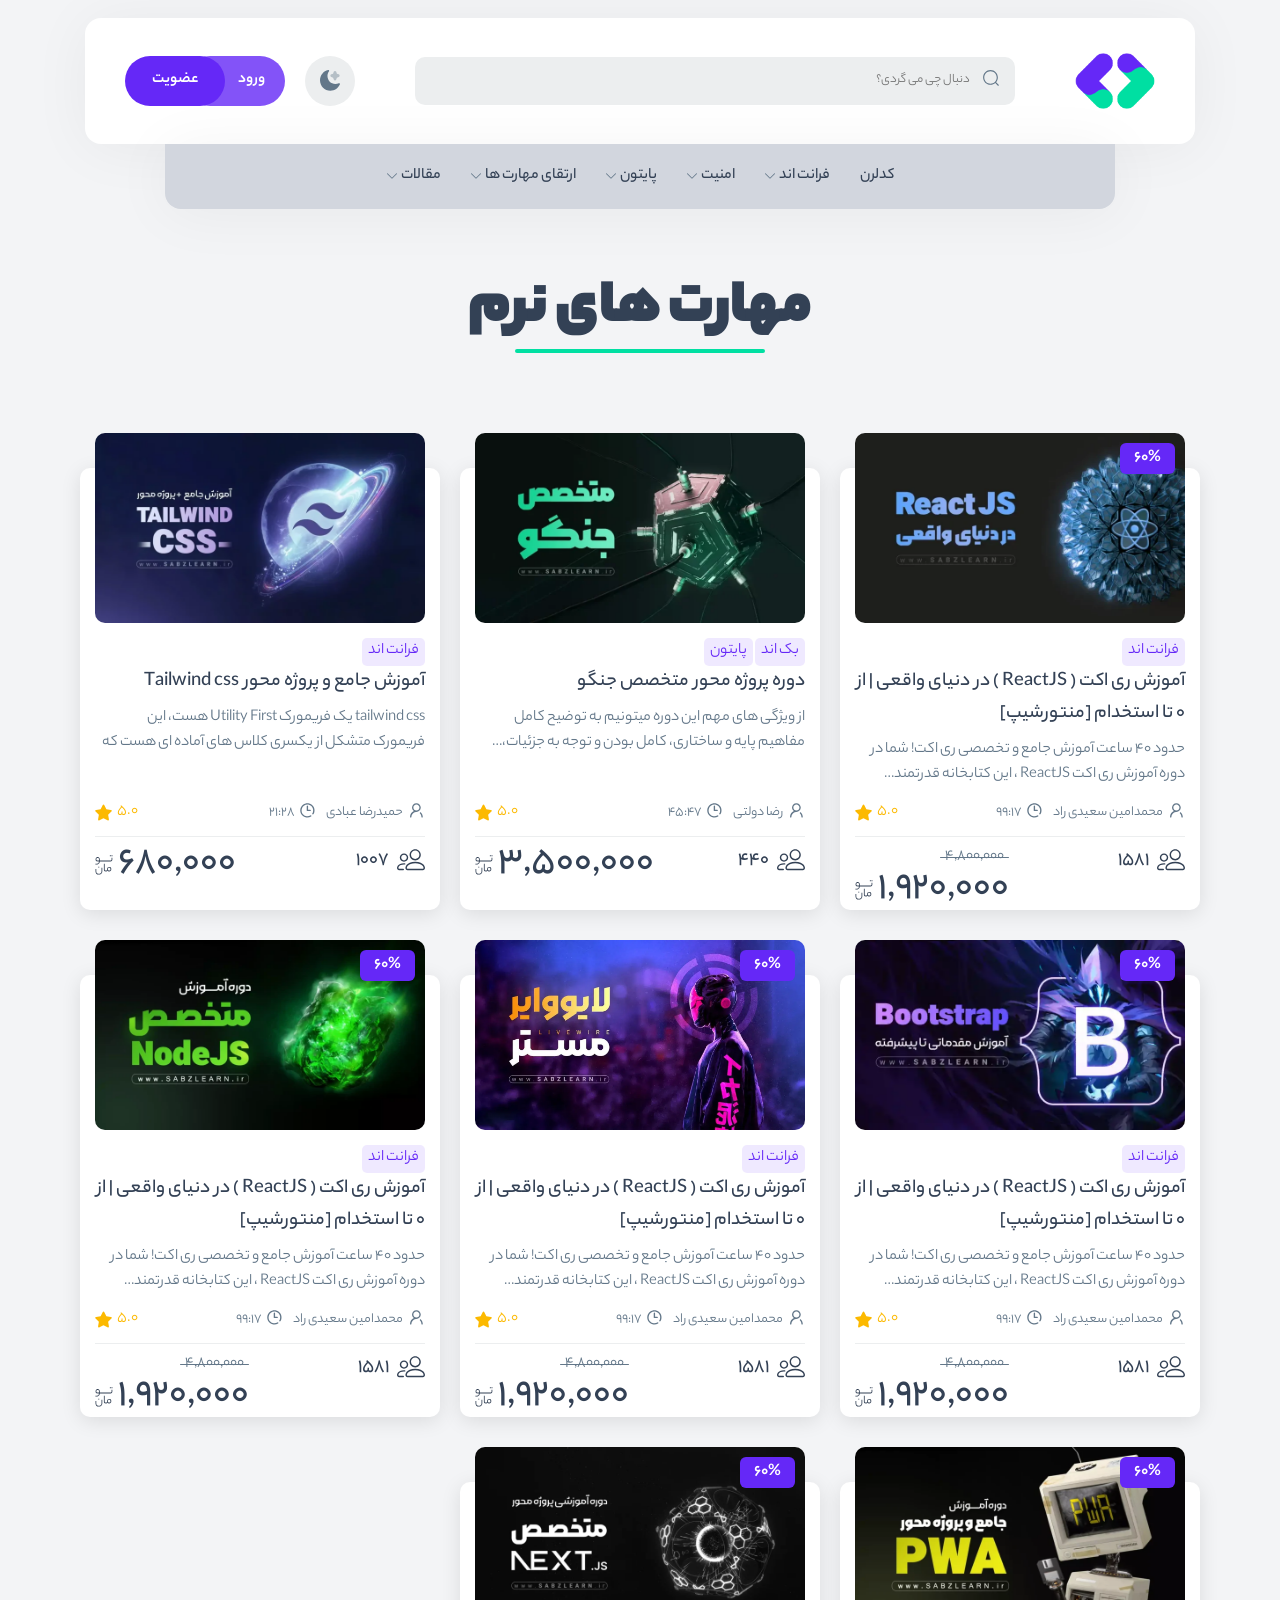
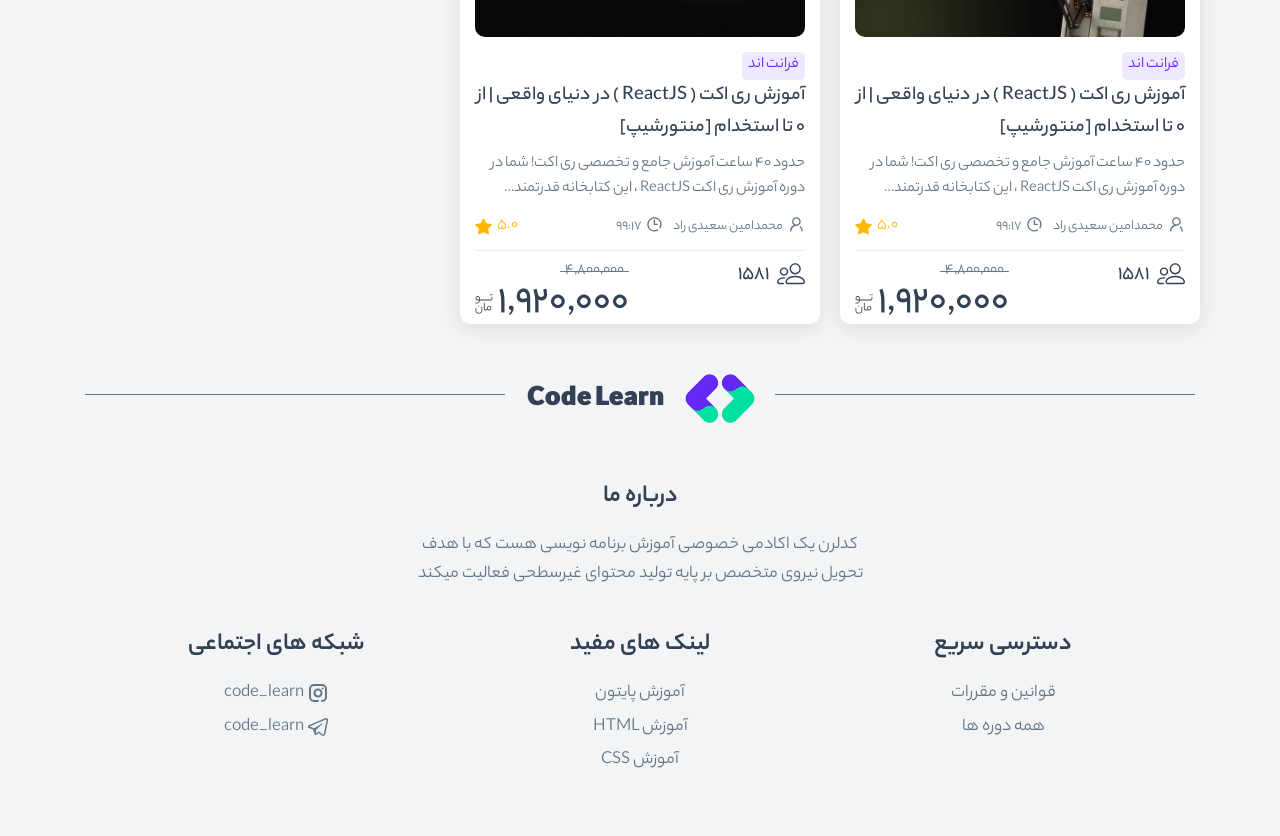
<file: course-cat-Softskills.html>
<html lang="fa" dir="rtl">
<head>
    <meta charset="UTF-8">
    <meta name="viewport" content="width=device-width, user-scalable=no, initial-scale=1.0, maximum-scale=1.0, minimum-scale=1.0">
    <meta http-equiv="X-UA-Compatible" content="ie=edge">
    <title>کدلرن | Code Learn</title>
    <link rel="icon" type="image/png" href="images/logo-icon.png">
    <link rel="stylesheet" href="styles/fonts.css">
    <link rel="stylesheet" href="styles/app.css">
    <link rel="stylesheet" href="styles/responsive.css">
    <link rel="stylesheet" href="styles/grid.css">
</head>
<body>
    <div class="container">

        <nav class="nav">

            <div class="upper-part">

                <div class="nav__btn">
                    <span class="nav__btn-line"></span>
                </div>

                <a href="" class="app-logo">
                    <img src="images/logo.png" alt="کدلرن" class="app-logo__img">
                </a>

                <form action="" class="search">
                    <label class="search__lbl">
                        <input class="search__txt" type="text" placeholder="دنبال چی می گردی؟">
                        <button class="search__btn" type="submit">
                            <svg xmlns="http://www.w3.org/2000/svg" data-name="Layer 1" viewBox="0 0 1024 990" x="0px" y="0px">
                                <path fill=currentColor d="M948.8 902L801.9 755.2c63-73.3 100.9-168.6 100.9-272.7 0-231.8-187.9-419.7-419.9-419.7-231.8 0-419.7 187.9-419.7 419.7s187.9 419.7 419.7 419.7c104.2 0 199.4-37.8 272.7-100.8l146.9 146.7c6.4 6.4 14.7 9.6 23.1 9.6 8.3 0 16.7-3.3 23.2-9.6 12.7-12.6 12.7-33.2 0-46.1zM128.6 482.6c0-195.3 159-354.3 354.3-354.3 195.5 0 354.4 159 354.4 354.3 0 195.5-159 354.3-354.4 354.3-195.3 0-354.3-158.9-354.3-354.3z"/>
                            </svg>
                        </button>
                    </label>
                </form>

                <div class="wrapper">

                    <div class="change-mode">
                        <svg width="20" height="21"  viewBox="0 0 20 21" fill="none" xmlns="http://www.w3.org/2000/svg">
                            <path fill-rule="evenodd" clip-rule="evenodd" d="M19.9358 14.3652C20.0691 14.0415 19.9906 13.6679 19.7389 13.4276C19.4872 13.1873 19.115 13.1308 18.8051 13.2857C17.7584 13.8091 16.5801 14.1034 15.3317 14.1034C10.9835 14.1034 7.45846 10.5246 7.45846 6.1098C7.45846 4.32254 8.0352 2.67449 9.01033 1.34372C9.21644 1.06244 9.22917 0.680892 9.04229 0.386091C8.85541 0.0912907 8.50809 -0.054977 8.17055 0.0189828C3.50017 1.04235 2.17361e-07 5.25905 0 10.3077C-2.50276e-07 16.1208 4.64155 20.8333 10.3672 20.8333C14.6778 20.8333 18.372 18.1625 19.9358 14.3652Z" fill="currentColor"></path>
                            <path fill-rule="evenodd" clip-rule="evenodd" d="M13.0928 3.67116L13.7596 1.84183C13.9751 1.25035 14.4797 0.939795 14.9987 0.910156C15.5177 0.939795 16.0222 1.25035 16.2378 1.84183L16.9045 3.67116L18.7063 4.34807C19.9329 4.8089 19.9329 6.57032 18.7063 7.03114L16.9045 7.70806L16.2378 9.53738C16.0222 10.1289 15.5177 10.4394 14.9987 10.4691C14.4797 10.4394 13.9751 10.1289 13.7596 9.53738L13.0928 7.70806L11.2911 7.03114C10.0644 6.57032 10.0644 4.8089 11.2911 4.34807L13.0928 3.67116Z" fill="currentColor" fill-opacity="0.4"></path>
                        </svg>
                    </div>

                    <a href="" class="login-mobile">
                        <svg xmlns="http://www.w3.org/2000/svg" class="svg-icon" style="width: 1.8em; height: 1.8em;vertical-align: middle;fill: currentColor;overflow: hidden;" viewBox="0 0 1024 1024" version="1.1"><path d="M843.282963 870.115556c-8.438519-140.515556-104.296296-257.422222-233.908148-297.14963C687.881481 536.272593 742.4 456.533333 742.4 364.088889c0-127.241481-103.158519-230.4-230.4-230.4S281.6 236.847407 281.6 364.088889c0 92.444444 54.518519 172.183704 133.12 208.877037-129.611852 39.727407-225.46963 156.634074-233.908148 297.14963-0.663704 10.903704 7.964444 20.195556 18.962963 20.195556l0 0c9.955556 0 18.299259-7.774815 18.962963-17.73037C227.745185 718.506667 355.65037 596.385185 512 596.385185s284.254815 122.121481 293.357037 276.195556c0.568889 9.955556 8.912593 17.73037 18.962963 17.73037C835.318519 890.311111 843.946667 881.019259 843.282963 870.115556zM319.525926 364.088889c0-106.287407 86.186667-192.474074 192.474074-192.474074s192.474074 86.186667 192.474074 192.474074c0 106.287407-86.186667 192.474074-192.474074 192.474074S319.525926 470.376296 319.525926 364.088889z"/></svg>
                    </a>

                    <div class="login-signup">
                        <a href="login-signup.html" class="log-in">ورود</a>
                        <a href="login-signup.html" class="sign-up">عضویت</a>
                    </div>

                    <div class="profile">

                        <img src="images/profile.png" alt="" class="profile__img">

                        <div class="profile-box">

                            <div class="profile-box__header">

                                <div class="profile-box__user">
                                    <a href="#" class="user__link">
                                        <img src="images/profile.png" alt="" class="user__img">
                                    </a>
                                    <span class="user__name"><?php echo $_SESSION['username']; ?></span>
                                </div>

                                <div class="wallet">
                                        <span class="wrapper-wallet">
                                            <svg xmlns="http://www.w3.org/2000/svg" class="svg-icon" style="width: 1.5em; height: 1.5em;vertical-align: middle;fill: currentColor;overflow: hidden;" viewBox="0 0 1024 1024" version="1.1"><path d="M748.8 603.733333m-32 0a32 32 0 1 0 64 0 32 32 0 1 0-64 0Z" fill=currentColor /><path d="M949.333333 405.333333c0-34.133333-17.066667-64-44.8-81.066666v-78.933334c0-49.066667-40.533333-89.6-89.6-89.6H576V149.333333c-6.4-12.8-19.2-21.333333-32-25.6-12.8-4.266667-27.733333-2.133333-40.533333 6.4l-32 19.2-305.066667-2.133333c-49.066667 0-89.6 40.533333-91.733333 89.6v23.466667c0 6.4 0 10.666667 2.133333 14.933333v516.266667c0 53.333333 44.8 98.133333 98.133333 98.133333h268.8c12.8 0 21.333333-8.533333 21.333334-21.333333s-8.533333-21.333333-21.333334-21.333334H172.8c-29.866667 0-55.466667-25.6-55.466667-55.466666V337.066667c12.8 8.533333 27.733333 12.8 44.8 12.8H853.333333c29.866667 0 55.466667 25.6 55.466667 55.466666v85.333334H686.933333c-49.066667 0-87.466667 38.4-87.466666 87.466666V618.666667c0 49.066667 38.4 87.466667 87.466666 87.466666h219.733334v87.466667c0 14.933333-6.4 27.733333-17.066667 38.4s-23.466667 17.066667-38.4 17.066667h-198.4c-12.8 0-21.333333 8.533333-21.333333 21.333333s8.533333 21.333333 21.333333 21.333333H853.333333c25.6 0 51.2-10.666667 70.4-29.866666 19.2-19.2 29.866667-42.666667 29.866667-70.4L949.333333 405.333333zM209.066667 307.2H162.133333c-12.8 0-23.466667-4.266667-32-12.8-6.4-6.4-10.666667-14.933333-12.8-21.333333V256 236.8c0-25.6 21.333333-46.933333 49.066667-46.933333l234.666667 2.133333-192 115.2z m83.2 0l234.666666-140.8c2.133333-2.133333 6.4-2.133333 6.4 0 2.133333 0 4.266667 2.133333 6.4 4.266667l76.8 136.533333H292.266667z m552.533333 0h-179.2l-64-113.066667h213.333333c25.6 0 46.933333 21.333333 46.933334 46.933334v64c-4.266667 0-8.533333-2.133333-12.8-2.133334h-4.266667z m-157.866667 356.266667c-25.6 0-44.8-19.2-44.8-44.8v-40.533334c0-25.6 19.2-44.8 44.8-44.8h219.733334v130.133334H686.933333z" fill=currentColor /><path d="M548.266667 868.266667m-32 0a32 32 0 1 0 64 0 32 32 0 1 0-64 0Z" fill=currentColor /></svg>
                                            کیف پول
                                        </span>
                                    <div class="inventory">
                                            <span class="wrapper-inventory">
                                                0
                                                <svg width="15" height="16" viewBox="0 0 9 10" fill="none" xmlns="http://www.w3.org/2000/svg">
                                                    <path d="M0.874343 3.99165C1.02826 3.99165 1.1599 3.96938 1.26926 3.92482C1.38267 3.88432 1.47583 3.82761 1.54874 3.7547C1.62165 3.6818 1.67835 3.59471 1.71886 3.49345C1.75936 3.39624 1.78366 3.29296 1.79176 3.18359H1.37862C1.168 3.18359 0.995855 3.16132 0.862191 3.11676C0.728527 3.07221 0.623216 3.0074 0.546258 2.92234C0.4693 2.83323 0.414619 2.7259 0.382216 2.60033C0.353863 2.47477 0.339686 2.333 0.339686 2.17504C0.339686 2.01707 0.361964 1.86923 0.406518 1.73152C0.451073 1.58975 0.51588 1.46621 0.600939 1.3609C0.690048 1.25559 0.79941 1.17256 0.929023 1.1118C1.05864 1.04699 1.2085 1.01459 1.37862 1.01459C1.51634 1.01459 1.64595 1.03687 1.76746 1.08142C1.89302 1.12598 2.00239 1.19686 2.09555 1.29407C2.18871 1.39128 2.26161 1.51684 2.31427 1.67076C2.37097 1.82468 2.39933 2.01302 2.39933 2.23579V2.51527H2.89145C2.98056 2.51527 3.02512 2.62261 3.02512 2.83728C3.02512 3.06816 2.98056 3.18359 2.89145 3.18359H2.38718C2.37908 3.38206 2.33857 3.57041 2.26566 3.74863C2.19276 3.92685 2.0915 4.08279 1.96188 4.21645C1.83632 4.35012 1.68443 4.45543 1.50621 4.53239C1.32799 4.61339 1.12749 4.6539 0.904721 4.6539H0.291081L0.254628 3.99165H0.874343ZM0.935099 2.13251C0.935099 2.27427 0.965477 2.37351 1.02623 2.43021C1.09104 2.48692 1.2166 2.51527 1.40292 2.51527H1.80392V2.22972C1.80392 2.0191 1.76341 1.87126 1.6824 1.7862C1.60544 1.70114 1.49608 1.65861 1.35432 1.65861C1.22065 1.65861 1.11737 1.69911 1.04446 1.78012C0.971553 1.86113 0.935099 1.97859 0.935099 2.13251ZM3.89142 2.51527C3.94407 2.51527 3.9785 2.54363 3.99471 2.60033C4.01496 2.65299 4.02508 2.73197 4.02508 2.83728C4.02508 2.95474 4.01496 3.04183 3.99471 3.09853C3.9785 3.15524 3.94407 3.18359 3.89142 3.18359H2.88894C2.83628 3.18359 2.80185 3.15727 2.78565 3.10461C2.7654 3.0479 2.75527 2.9669 2.75527 2.86158C2.75527 2.74412 2.7654 2.65704 2.78565 2.60033C2.80185 2.54363 2.83628 2.51527 2.88894 2.51527H3.89142ZM4.89414 2.51527C4.94679 2.51527 4.98122 2.54363 4.99742 2.60033C5.01767 2.65299 5.0278 2.73197 5.0278 2.83728C5.0278 2.95474 5.01767 3.04183 4.99742 3.09853C4.98122 3.15524 4.94679 3.18359 4.89414 3.18359H3.89166C3.839 3.18359 3.80457 3.15727 3.78837 3.10461C3.76812 3.0479 3.75799 2.9669 3.75799 2.86158C3.75799 2.74412 3.76812 2.65704 3.78837 2.60033C3.80457 2.54363 3.839 2.51527 3.89166 2.51527H4.89414ZM5.89685 2.51527C5.94951 2.51527 5.98394 2.54363 6.00014 2.60033C6.02039 2.65299 6.03052 2.73197 6.03052 2.83728C6.03052 2.95474 6.02039 3.04183 6.00014 3.09853C5.98394 3.15524 5.94951 3.18359 5.89685 3.18359H4.89437C4.84172 3.18359 4.80729 3.15727 4.79109 3.10461C4.77084 3.0479 4.76071 2.9669 4.76071 2.86158C4.76071 2.74412 4.77084 2.65704 4.79109 2.60033C4.80729 2.54363 4.84172 2.51527 4.89437 2.51527H5.89685ZM6.89957 2.51527C6.95223 2.51527 6.98666 2.54363 7.00286 2.60033C7.02311 2.65299 7.03324 2.73197 7.03324 2.83728C7.03324 2.95474 7.02311 3.04183 7.00286 3.09853C6.98666 3.15524 6.95223 3.18359 6.89957 3.18359H5.89709C5.84444 3.18359 5.81001 3.15727 5.79381 3.10461C5.77355 3.0479 5.76343 2.9669 5.76343 2.86158C5.76343 2.74412 5.77355 2.65704 5.79381 2.60033C5.81001 2.54363 5.84444 2.51527 5.89709 2.51527H6.89957ZM7.45877 2.51527C7.73015 2.51527 7.86584 2.38363 7.86584 2.12036V1.40343H8.48555V2.16289C8.48555 2.49907 8.40049 2.75425 8.23037 2.92842C8.06026 3.09853 7.82128 3.18359 7.51345 3.18359H6.89981C6.84715 3.18359 6.81273 3.15727 6.79652 3.10461C6.77627 3.0479 6.76615 2.9669 6.76615 2.86158C6.76615 2.74412 6.77627 2.65704 6.79652 2.60033C6.81273 2.54363 6.84715 2.51527 6.89981 2.51527H7.45877ZM8.50378 0.692582H7.87191V0.0971694H8.50378V0.692582ZM7.63496 0.692582H7.0031V0.0971694H7.63496V0.692582ZM3.62053 8.0317C3.62053 8.26258 3.58408 8.47522 3.51117 8.66964C3.44231 8.86812 3.34105 9.04026 3.20739 9.18607C3.07777 9.33189 2.91778 9.4453 2.72741 9.52631C2.54109 9.61137 2.3325 9.6539 2.10162 9.6539H1.71886C1.26521 9.6539 0.912822 9.51416 0.661695 9.23468C0.410569 8.9552 0.285006 8.57243 0.285006 8.08638V6.99884H0.898645V8.06208C0.898645 8.20385 0.914847 8.33143 0.94725 8.44485C0.979654 8.55826 1.03028 8.65547 1.09914 8.73648C1.17205 8.81749 1.26521 8.88027 1.37862 8.92482C1.49608 8.96938 1.63785 8.99165 1.80392 8.99165H2.07124C2.24136 8.99165 2.38515 8.96533 2.50261 8.91267C2.62413 8.86407 2.72134 8.79521 2.79424 8.7061C2.8712 8.62104 2.92588 8.51978 2.95829 8.40232C2.99069 8.2889 3.00689 8.16739 3.00689 8.03778V6.40343H3.62053V8.0317ZM2.19276 6.3123H1.50621V5.69258H2.19276V6.3123ZM5.17841 8.18359C5.065 8.18359 4.95564 8.16942 4.85033 8.14106C4.74907 8.10866 4.65996 8.05601 4.583 7.9831C4.50604 7.91019 4.44528 7.81501 4.40073 7.69754C4.35617 7.57603 4.3339 7.42616 4.3339 7.24795V4.4167H4.95361V7.09605C4.95361 7.22567 4.98196 7.32895 5.03867 7.40591C5.09943 7.47882 5.18854 7.51527 5.306 7.51527H5.44574C5.53485 7.51527 5.5794 7.62261 5.5794 7.83728C5.5794 8.06816 5.53485 8.18359 5.44574 8.18359H5.17841ZM5.50085 7.51527C5.63856 7.51527 5.7459 7.48895 5.82286 7.43629C5.89981 7.37958 5.93829 7.28845 5.93829 7.16289V7.02922C5.93829 6.86721 5.96057 6.71734 6.00512 6.57963C6.05373 6.44191 6.12259 6.32445 6.2117 6.22724C6.30081 6.13003 6.40814 6.0551 6.5337 6.00244C6.66332 5.94573 6.80711 5.91738 6.96508 5.91738C7.13114 5.91738 7.27696 5.94573 7.40252 6.00244C7.53213 6.0551 7.63947 6.13205 7.72453 6.23331C7.80959 6.33052 7.8744 6.44799 7.91895 6.5857C7.96351 6.72342 7.98578 6.87328 7.98578 7.0353C7.98578 7.39984 7.89262 7.68337 7.7063 7.88589C7.52403 8.08436 7.27493 8.18359 6.959 8.18359C6.79698 8.18359 6.64104 8.15322 6.49118 8.09246C6.34536 8.02765 6.23397 7.92639 6.15702 7.78868C6.08006 7.94664 5.98082 8.05195 5.85931 8.10461C5.7378 8.15727 5.61831 8.18359 5.50085 8.18359H5.44617C5.39351 8.18359 5.35908 8.15727 5.34288 8.10461C5.32263 8.0479 5.3125 7.9669 5.3125 7.86158C5.3125 7.74412 5.32263 7.65704 5.34288 7.60033C5.35908 7.54363 5.39351 7.51527 5.44617 7.51527H5.50085ZM7.39037 7.07783C7.39037 6.94011 7.35797 6.82468 7.29316 6.73152C7.2324 6.63836 7.12102 6.59178 6.959 6.59178C6.80508 6.59178 6.6937 6.63836 6.62484 6.73152C6.56003 6.82063 6.52763 6.93809 6.52763 7.0839C6.52763 7.22567 6.56611 7.333 6.64307 7.40591C6.72002 7.47882 6.82534 7.51527 6.959 7.51527C7.24658 7.51527 7.39037 7.36946 7.39037 7.07783Z" fill=currentColor ></path>
                                                </svg>
                                            </span>
                                    </div>
                                </div>

                            </div>

                            <div class="profile-box__links">
                                <a href="" class="profile-box__link">
                                        <span class="profile-box__item">
                                            <svg xmlns="http://www.w3.org/2000/svg" class="svg-icon" style="width: 1.3em; height: 1.3em;vertical-align: middle;fill: currentColor;overflow: hidden;" viewBox="0 0 1024 1024" version="1.1"><path d="M956.998515 559.444569c-4.204765 4.189416-9.657964 6.332219-15.205307 6.332219-5.531993 0-10.984169-2.142803-15.189957-6.332219L512.004605 144.845922 97.421308 559.444569c-8.362458 8.394181-22.032806 8.394181-30.395264 0-8.394181-8.362458-8.394181-22.032806 0-30.395264l429.788603-429.788603c8.362458-8.394181 22.032806-8.394181 30.395264 0l429.788603 429.788603C965.392696 537.411763 965.392696 551.08211 956.998515 559.444569L956.998515 559.444569zM769.877767 931.049005 619.499851 931.049005c-11.879562 0-21.537526-9.561773-21.537526-21.441335s9.657964-21.537526 21.537526-21.537526L769.877767 888.070144c23.728424 0 42.97886-19.25146 42.97886-42.97886L812.856627 608.67583c0-11.799744 9.657964-21.457708 21.537526-21.457708s21.441335 9.657964 21.441335 21.457708l0 236.415454C855.835488 892.530736 817.317219 931.049005 769.877767 931.049005L769.877767 931.049005zM619.499851 716.154703 426.046884 716.154703l0 193.452967c0 11.879562-9.561773 21.441335-21.441335 21.441335L254.131443 931.049005c-47.424102 0-85.957721-38.518269-85.957721-85.957721L168.173722 436.840206c0-11.879562 9.657964-21.537526 21.537526-21.537526 11.799744 0 21.441335 9.657964 21.441335 21.537526l0 408.251078c0 23.728424 19.266809 42.97886 42.97886 42.97886l128.936581 0L383.068024 694.63355c0-11.799744 9.657964-21.457708 21.537526-21.457708l214.894302 0c11.799744 0 21.441335 9.657964 21.441335 21.457708C640.941186 706.59293 631.299595 716.154703 619.499851 716.154703L619.499851 716.154703z"/></svg>
                                            پیشخوان
                                        </span>
                                </a>
                                <a href="" class="profile-box__link">
                                        <span class="profile-box__item">
                                            <svg xmlns="http://www.w3.org/2000/svg" class="svg-icon" style="width: 1.3em; height: 1em;vertical-align: middle;fill: currentColor;overflow: hidden;" viewBox="0 0 1024 1024" version="1.1"><path d="M960.975595 272.065396l0-61.152778c0-33.789571-27.496238-61.275575-61.285808-61.275575l-529.86795 0c-0.818645-0.429789-3.499707-2.148943-8.258081-8.135284-4.91187-6.170536-9.915837-14.152325-15.20633-22.604834-15.687284-25.009603-31.906687-50.878784-58.809407-50.878784L63.085804 68.01814c-33.779338 0-61.275575 27.486004-61.275575 61.275575l0 693.801603c0 0.337691 0.010233 0.685615 0.030699 1.023306 0.010233 0.245593 0.030699 0.50142 0.051165 0.76748 0.020466 0.225127 0.040932 0.450255 0.071631 0.675382 0.010233 0.112564 0.030699 0.225127 0.051165 0.347924 0.010233 0.173962 0.040932 0.337691 0.071631 0.511653 0.051165 0.276293 0.102331 0.552585 0.153496 0.818645 0.040932 0.225127 0.092098 0.460488 0.153496 0.685615 0.173962 0.685615 0.36839 1.350764 0.603751 2.015913 0.102331 0.26606 0.204661 0.532119 0.306992 0.798179 0.081864 0.204661 0.173962 0.409322 0.255827 0.613984 0.051165 0.092098 0.092098 0.194428 0.13303 0.296759 0.102331 0.214894 0.214894 0.440022 0.327458 0.654916 0.173962 0.347924 0.36839 0.695848 0.573051 1.043772 0.081864 0.153496 0.173962 0.306992 0.26606 0.450255 0.849344 1.381463 1.862417 2.660596 3.018753 3.806699 0.163729 0.163729 0.327458 0.327458 0.50142 0.480954 0.286526 0.26606 0.583285 0.521886 0.880043 0.76748 0.255827 0.204661 0.511653 0.409322 0.777713 0.613984 0.26606 0.194428 0.532119 0.388856 0.798179 0.562818 0.26606 0.184195 0.532119 0.358157 0.808412 0.521886 0.317225 0.194428 0.644683 0.378623 0.982374 0.552585 0.184195 0.112564 0.378623 0.204661 0.573051 0.306992 0.204661 0.092098 0.409322 0.194428 0.603751 0.286526 0.010233 0 0.020466 0 0.020466 0 0.26606 0.122797 0.542352 0.245593 0.818645 0.347924 0.552585 0.225127 1.115404 0.429789 1.698688 0.603751 0.573051 0.173962 1.166569 0.327458 1.77032 0.450255 0.757247 0.153496 1.50426 0.26606 2.251274 0.337691 0.624217 0.061398 1.248434 0.092098 1.87265 0.092098l0.061398 0c0.347924 0 0.685615-0.010233 1.033539-0.030699 0.245593 0 0.491187-0.020466 0.73678-0.051165 0.245593-0.020466 0.50142-0.040932 0.747014-0.081864 0.081864 0 0.163729-0.010233 0.23536-0.030699 0.214894-0.020466 0.429789-0.051165 0.644683-0.092098 0.26606-0.040932 0.521886-0.092098 0.777713-0.143263 0.194428-0.040932 0.388856-0.081864 0.583285-0.143263 0.716314-0.163729 1.412163-0.36839 2.097778-0.613984 0.26606-0.102331 0.532119-0.204661 0.798179-0.306992 0.26606-0.112564 0.521886-0.214894 0.777713-0.337691 0.010233 0 0.020466 0 0.020466 0 0.26606-0.122797 0.511653-0.245593 0.76748-0.378623 0.358157-0.173962 0.706081-0.358157 1.043772-0.573051 0.153496-0.081864 0.306992-0.173962 0.450255-0.26606 0.798179-0.480954 1.555425-1.023306 2.281973-1.627057 0.255827-0.204661 0.50142-0.419556 0.747014-0.644683 0.23536-0.214894 0.470721-0.440022 0.706081-0.675382 0.23536-0.23536 0.460488-0.470721 0.675382-0.706081 0.225127-0.245593 0.440022-0.491187 0.644683-0.747014 0.204661-0.255827 0.409322-0.511653 0.613984-0.777713 0.010233-0.010233 0.010233-0.010233 0.010233-0.010233 0.378623-0.521886 0.747014-1.064238 1.084705-1.616824 0.173962-0.286526 0.337691-0.573051 0.491187-0.859577 0.13303-0.245593 0.26606-0.491187 0.388856-0.73678 0.040932-0.092098 0.092098-0.184195 0.13303-0.276293 0.092098-0.204661 0.184195-0.409322 0.276293-0.624217 0.102331-0.214894 0.194428-0.450255 0.276293-0.675382 0.081864-0.194428 0.153496-0.388856 0.225127-0.583285 0.020466-0.071631 0.051165-0.143263 0.071631-0.225127 0.081864-0.225127 0.153496-0.460488 0.225127-0.695848 0.173962-0.573051 0.327458-1.166569 0.450255-1.77032l0.020466-0.102331 102.443184-491.678162 0-2.108011c0-11.215436 9.117658-20.343327 20.343327-20.343327l795.794531 0c10.683317 0 19.48375 8.28878 20.281929 18.787902l-101.542674 548.31816-0.081864 0.450255c-0.061398 0.317225-0.112564 0.63445-0.153496 0.941442-0.040932 0.296759-0.071631 0.583285-0.102331 0.86981-0.020466 0.286526-0.051165 0.573051-0.061398 0.859577-0.020466 0.327458-0.030699 0.665149-0.030699 0.992607l0 0.081864c-0.010233 11.205203-9.127891 20.322861-20.343327 20.322861l-596.034928 0c-11.307533 0-20.466124 9.15859-20.466124 20.466124 0 11.2973 9.15859 20.466124 20.466124 20.466124l596.034928 0c33.073256 0 60.109006-26.339902 61.234643-59.136865l0-0.010233 101.726869-549.341466 0.347924-1.841951 0-1.882883C1022.189771 299.571866 994.724233 272.096095 960.975595 272.065396zM920.043347 272.065396l-754.923682 0c-33.011858 0-60.016909 26.237571-61.234643 58.962903l-61.142545 293.494451 0-495.229035c0-11.215436 9.127891-20.343327 20.343327-20.343327l224.042659 0c0.706081 0.306992 3.50994 1.821485 8.677637 8.217149 5.157463 6.385431 10.601452 15.0733 15.871479 23.474644 15.380292 24.549116 31.292704 49.927109 57.489342 49.927109l530.522865 0c11.225669 0 20.35356 9.127891 20.35356 20.343327L920.043347 272.065396 920.043347 272.065396z"/><path d="M16.341177 842.650699c-0.573051-0.173962-1.146103-0.36839-1.698688-0.603751C15.195074 842.272076 15.757892 842.476737 16.341177 842.650699z"/></svg>
                                            دوره های من
                                        </span>
                                </a>
                                <a href="" class="profile-box__link">
                                        <span class="profile-box__item">
                                            <svg xmlns="http://www.w3.org/2000/svg" class="svg-icon" style="width: 1.3em; height: 1.3em;vertical-align: middle;fill: currentColor;overflow: hidden;" viewBox="0 0 1024 1024" version="1.1"><path d="M843.282963 870.115556c-8.438519-140.515556-104.296296-257.422222-233.908148-297.14963C687.881481 536.272593 742.4 456.533333 742.4 364.088889c0-127.241481-103.158519-230.4-230.4-230.4S281.6 236.847407 281.6 364.088889c0 92.444444 54.518519 172.183704 133.12 208.877037-129.611852 39.727407-225.46963 156.634074-233.908148 297.14963-0.663704 10.903704 7.964444 20.195556 18.962963 20.195556l0 0c9.955556 0 18.299259-7.774815 18.962963-17.73037C227.745185 718.506667 355.65037 596.385185 512 596.385185s284.254815 122.121481 293.357037 276.195556c0.568889 9.955556 8.912593 17.73037 18.962963 17.73037C835.318519 890.311111 843.946667 881.019259 843.282963 870.115556zM319.525926 364.088889c0-106.287407 86.186667-192.474074 192.474074-192.474074s192.474074 86.186667 192.474074 192.474074c0 106.287407-86.186667 192.474074-192.474074 192.474074S319.525926 470.376296 319.525926 364.088889z"/></svg>
                                            جزئیات حساب
                                        </span>
                                </a>
                            </div>

                            <div class="profile-box__exit">
                                <a href="" class="profile-box__link">
                                        <span class="exit">
                                            <svg xmlns="http://www.w3.org/2000/svg" class="svg-icon" style="width: 1.4em; height: 1.4em;vertical-align: middle;fill: currentColor;overflow: hidden;" viewBox="0 0 1024 1024" version="1.1"><path d="M918.4 489.6l-160-160c-12.8-12.8-32-12.8-44.8 0-12.8 12.8-12.8 32 0 44.8l105.6 105.6L512 480c-19.2 0-32 12.8-32 32s12.8 32 32 32l307.2 0-105.6 105.6c-12.8 12.8-12.8 32 0 44.8 6.4 6.4 12.8 9.6 22.4 9.6 9.6 0 16-3.2 22.4-9.6l160-163.2c0 0 0-3.2 3.2-3.2C931.2 518.4 931.2 499.2 918.4 489.6z"/><path d="M832 736c-19.2 0-32 12.8-32 32l0 64c0 19.2-12.8 32-32 32L224 864c-19.2 0-32-12.8-32-32L192 192c0-19.2 12.8-32 32-32l544 0c19.2 0 32 12.8 32 32l0 64c0 19.2 12.8 32 32 32s32-12.8 32-32L864 192c0-54.4-41.6-96-96-96L224 96C169.6 96 128 137.6 128 192l0 640c0 54.4 41.6 96 96 96l544 0c54.4 0 96-41.6 96-96l0-64C864 748.8 851.2 736 832 736z"/></svg>
                                            خروج
                                        </span>
                                </a>
                            </div>

                        </div>

                    </div>
                </div>
            </div>


            <div class="navigation">

                <button class="navigation__exit">
                    <svg width="18" height="18" viewBox="0 0 18 18" fill="none" xmlns="http://www.w3.org/2000/svg">
                        <path d="M16 2L9 9M9 9L2 16M9 9L16 16M9 9L2 2" stroke="#353F53" stroke-width="2.88235" stroke-linecap="round" stroke-linejoin="round"></path>
                    </svg>
                </button>

                <div class="navigation__wrapper">
                    <img src="images/logo.png" alt="کدلرن" class="navigation__logo">
                    <span class="navigation__title">Code Learn</span>
                </div>

                <form action="" class="navigation-search">
                    <label class="navigation-search__lbl">
                        <input class="navigation-search__txt" type="text" placeholder="دنبال چی می گردی؟">
                        <button class="navigation-search__btn" type="submit">
                            <img src="images/icons/search.svg" class="navigation-search__img" alt="search">
                        </button>
                    </label>
                </form>

                <ul class="navigation__menu">

                    <li class="navigation__item">
                        <a href="" class="navigation__link">کدلرن</a>
                    </li>

                    <li class="navigation__item" data-content-id="#front">
                        <div class="nav-link_wrapper">
                            <span class="navigation__link">فرانت اند</span>
                            <svg xmlns="http://www.w3.org/2000/svg" xmlns:xlink="http://www.w3.org/1999/xlink" fill=currentColor height="10px" width="10px" version="1.1" id="Layer_1" viewBox="0 0 330 330" xml:space="preserve">
                                     <path id="XMLID_225_" d="M325.607,79.393c-5.857-5.857-15.355-5.858-21.213,0.001l-139.39,139.393L25.607,79.393  c-5.857-5.857-15.355-5.858-21.213,0.001c-5.858,5.858-5.858,15.355,0,21.213l150.004,150c2.813,2.813,6.628,4.393,10.606,4.393  s7.794-1.581,10.606-4.394l149.996-150C331.465,94.749,331.465,85.251,325.607,79.393z"/>
                                 </svg>
                        </div>
                        <div class="item__nav-menu" id="front">
                            <a href="#" class="item__link">آموزش HTML</a>
                            <a href="#" class="item__link">آموزش CSS</a>
                            <a href="#" class="item__link">آموزش FlexBox</a>
                            <a href="#" class="item__link">آموزش اصولی طراحی قالب</a>
                        </div>
                    </li>

                    <li class="navigation__item" data-content-id="#security">
                        <div class="nav-link_wrapper">
                            <span class="navigation__link" >امنیت</span>
                            <svg xmlns="http://www.w3.org/2000/svg" xmlns:xlink="http://www.w3.org/1999/xlink" fill=currentColor height="10px" width="10px" version="1.1" id="Layer_1" viewBox="0 0 330 330" xml:space="preserve">
                                    <path id="XMLID_225_" d="M325.607,79.393c-5.857-5.857-15.355-5.858-21.213,0.001l-139.39,139.393L25.607,79.393  c-5.857-5.857-15.355-5.858-21.213,0.001c-5.858,5.858-5.858,15.355,0,21.213l150.004,150c2.813,2.813,6.628,4.393,10.606,4.393  s7.794-1.581,10.606-4.394l149.996-150C331.465,94.749,331.465,85.251,325.607,79.393z"/>
                                </svg>
                        </div>
                        <div class="item__nav-menu" id="security">
                            <a href="#" class="item__link">نقشه راه ورود به دنیای هک و امنیت</a>
                            <a href="#" class="item__link">شبکه با گرایش امنیت</a>
                            <a href="#" class="item__link">لینوکس با گرایش امنیت</a>
                            <a href="#" class="item__link">آموزش پایتون سیاه</a>
                        </div>
                    </li>

                    <li class="navigation__item" data-content-id="#python">
                        <div class="nav-link_wrapper">
                            <span class="navigation__link" >پایتون</span>
                            <svg xmlns="http://www.w3.org/2000/svg" xmlns:xlink="http://www.w3.org/1999/xlink" fill=currentColor height="10px" width="10px" version="1.1" id="Layer_1" viewBox="0 0 330 330" xml:space="preserve">
                                    <path id="XMLID_225_" d="M325.607,79.393c-5.857-5.857-15.355-5.858-21.213,0.001l-139.39,139.393L25.607,79.393  c-5.857-5.857-15.355-5.858-21.213,0.001c-5.858,5.858-5.858,15.355,0,21.213l150.004,150c2.813,2.813,6.628,4.393,10.606,4.393  s7.794-1.581,10.606-4.394l149.996-150C331.465,94.749,331.465,85.251,325.607,79.393z"/>
                                </svg>
                        </div>
                        <div class="item__nav-menu" id="python">
                            <a href="#" class="item__link">دوره آموزش پایتون</a>
                            <a href="#" class="item__link">پروژه های کاربردی با پایتون</a>
                            <a href="#" class="item__link">متخصص جنگو</a>
                        </div>
                    </li>

                    <li class="navigation__item" data-content-id="#skill-up">
                        <div class="nav-link_wrapper">
                            <span class="navigation__link">ارتقای مهارت ها</span>
                            <svg xmlns="http://www.w3.org/2000/svg" xmlns:xlink="http://www.w3.org/1999/xlink" fill=currentColor height="10px" width="10px" version="1.1" id="Layer_1" viewBox="0 0 330 330" xml:space="preserve">
                                    <path id="XMLID_225_" d="M325.607,79.393c-5.857-5.857-15.355-5.858-21.213,0.001l-139.39,139.393L25.607,79.393  c-5.857-5.857-15.355-5.858-21.213,0.001c-5.858,5.858-5.858,15.355,0,21.213l150.004,150c2.813,2.813,6.628,4.393,10.606,4.393  s7.794-1.581,10.606-4.394l149.996-150C331.465,94.749,331.465,85.251,325.607,79.393z"/>
                                </svg>
                        </div>
                        <div class="item__nav-menu" id="skill-up">
                            <a href="#" class="item__link">الگوریتم و ساختمان داده</a>
                            <a href="#" class="item__link">گیت و گیتهاب</a>
                            <a href="#" class="item__link">آموزش کاربردی Vscode</a>
                        </div>
                    </li>

                    <li class="navigation__item" data-content-id="#articles">
                        <div class="nav-link_wrapper">
                            <span class="navigation__link">مقالات</span>
                            <svg xmlns="http://www.w3.org/2000/svg" xmlns:xlink="http://www.w3.org/1999/xlink" fill=currentColor height="10px" width="10px" version="1.1" id="Layer_1" viewBox="0 0 330 330" xml:space="preserve">
                                    <path id="XMLID_225_" d="M325.607,79.393c-5.857-5.857-15.355-5.858-21.213,0.001l-139.39,139.393L25.607,79.393  c-5.857-5.857-15.355-5.858-21.213,0.001c-5.858,5.858-5.858,15.355,0,21.213l150.004,150c2.813,2.813,6.628,4.393,10.606,4.393  s7.794-1.581,10.606-4.394l149.996-150C331.465,94.749,331.465,85.251,325.607,79.393z"/>
                                </svg>
                        </div>
                        <div class="item__nav-menu" id="articles">
                            <a href="#" class="item__link">اچ تی ام ال</a>
                            <a href="#" class="item__link">بوت استرپ</a>
                            <a href="#" class="item__link">پروژه های برنامه نویسی</a>
                            <a href="#" class="item__link">طراحی سایت</a>
                            <a href="#" class="item__link">جی کوئری</a>
                        </div>
                    </li>

                </ul>

                <div class="change-mode">
                    <svg width="20" height="21" viewBox="0 0 20 21" fill="none" xmlns="http://www.w3.org/2000/svg">
                        <path fill-rule="evenodd" clip-rule="evenodd" d="M19.9358 14.3652C20.0691 14.0415 19.9906 13.6679 19.7389 13.4276C19.4872 13.1873 19.115 13.1308 18.8051 13.2857C17.7584 13.8091 16.5801 14.1034 15.3317 14.1034C10.9835 14.1034 7.45846 10.5246 7.45846 6.1098C7.45846 4.32254 8.0352 2.67449 9.01033 1.34372C9.21644 1.06244 9.22917 0.680892 9.04229 0.386091C8.85541 0.0912907 8.50809 -0.054977 8.17055 0.0189828C3.50017 1.04235 2.17361e-07 5.25905 0 10.3077C-2.50276e-07 16.1208 4.64155 20.8333 10.3672 20.8333C14.6778 20.8333 18.372 18.1625 19.9358 14.3652Z" fill="currentColor"></path>
                        <path fill-rule="evenodd" clip-rule="evenodd" d="M13.0928 3.67116L13.7596 1.84183C13.9751 1.25035 14.4797 0.939795 14.9987 0.910156C15.5177 0.939795 16.0222 1.25035 16.2378 1.84183L16.9045 3.67116L18.7063 4.34807C19.9329 4.8089 19.9329 6.57032 18.7063 7.03114L16.9045 7.70806L16.2378 9.53738C16.0222 10.1289 15.5177 10.4394 14.9987 10.4691C14.4797 10.4394 13.9751 10.1289 13.7596 9.53738L13.0928 7.70806L11.2911 7.03114C10.0644 6.57032 10.0644 4.8089 11.2911 4.34807L13.0928 3.67116Z" fill="currentColor" fill-opacity="0.4"></path>
                    </svg>
                </div>

            </div>

            <div class="lower-part">

                <ul class="menu">

                    <li class="menu__item">
                        <a href="#" class="menu__link">کدلرن</a>
                    </li>

                    <li class="menu__item">
                        <a href="" class="menu__link">فرانت اند</a>
                        <svg xmlns="http://www.w3.org/2000/svg" xmlns:xlink="http://www.w3.org/1999/xlink" fill=currentColor height="10px" width="10px" version="1.1" id="Layer_1" viewBox="0 0 330 330" xml:space="preserve">
                                    <path d="M325.607,79.393c-5.857-5.857-15.355-5.858-21.213,0.001l-139.39,139.393L25.607,79.393  c-5.857-5.857-15.355-5.858-21.213,0.001c-5.858,5.858-5.858,15.355,0,21.213l150.004,150c2.813,2.813,6.628,4.393,10.606,4.393  s7.794-1.581,10.606-4.394l149.996-150C331.465,94.749,331.465,85.251,325.607,79.393z"/>
                                </svg>
                        <div class="item__menu">
                            <a href="#" class="item__link">آموزش HTML</a>
                            <a href="#" class="item__link">آموزش CSS</a>
                            <a href="#" class="item__link">آموزش FlexBox</a>
                            <a href="#" class="item__link">آموزش اصولی طراحی قالب</a>
                        </div>
                    </li>

                    <li class="menu__item">
                        <a href="#" class="menu__link">امنیت</a>
                        <svg xmlns="http://www.w3.org/2000/svg" xmlns:xlink="http://www.w3.org/1999/xlink" fill=currentColor height="10px" width="10px" version="1.1" id="Layer_1" viewBox="0 0 330 330" xml:space="preserve">
                                <path d="M325.607,79.393c-5.857-5.857-15.355-5.858-21.213,0.001l-139.39,139.393L25.607,79.393  c-5.857-5.857-15.355-5.858-21.213,0.001c-5.858,5.858-5.858,15.355,0,21.213l150.004,150c2.813,2.813,6.628,4.393,10.606,4.393  s7.794-1.581,10.606-4.394l149.996-150C331.465,94.749,331.465,85.251,325.607,79.393z"/>
                            </svg>
                        <div class="item__menu">
                            <a href="#" class="item__link">نقشه راه ورود به دنیای هک و امنیت</a>
                            <a href="#" class="item__link">شبکه با گرایش امنیت</a>
                            <a href="#" class="item__link">لینوکس با گرایش امنیت</a>
                            <a href="#" class="item__link">آموزش پایتون سیاه</a>
                        </div>
                    </li>

                    <li class="menu__item">
                        <a href="#" class="menu__link">پایتون</a>
                        <svg xmlns="http://www.w3.org/2000/svg" xmlns:xlink="http://www.w3.org/1999/xlink" fill=currentColor height="10px" width="10px" version="1.1" id="Layer_1" viewBox="0 0 330 330" xml:space="preserve">
                                <path id="XMLID_225_" d="M325.607,79.393c-5.857-5.857-15.355-5.858-21.213,0.001l-139.39,139.393L25.607,79.393  c-5.857-5.857-15.355-5.858-21.213,0.001c-5.858,5.858-5.858,15.355,0,21.213l150.004,150c2.813,2.813,6.628,4.393,10.606,4.393  s7.794-1.581,10.606-4.394l149.996-150C331.465,94.749,331.465,85.251,325.607,79.393z"/>
                            </svg>
                        <div class="item__menu">
                            <a href="#" class="item__link">دوره آموزش پایتون</a>
                            <a href="#" class="item__link">پروژه های کاربردی با پایتون</a>
                            <a href="#" class="item__link">متخصص جنگو</a>
                        </div>
                    </li>

                    <li class="menu__item">
                        <a href="#" class="menu__link">ارتقای مهارت ها</a>
                        <svg xmlns="http://www.w3.org/2000/svg" xmlns:xlink="http://www.w3.org/1999/xlink" fill=currentColor height="10px" width="10px" version="1.1" id="Layer_1" viewBox="0 0 330 330" xml:space="preserve">
                                <path d="M325.607,79.393c-5.857-5.857-15.355-5.858-21.213,0.001l-139.39,139.393L25.607,79.393  c-5.857-5.857-15.355-5.858-21.213,0.001c-5.858,5.858-5.858,15.355,0,21.213l150.004,150c2.813,2.813,6.628,4.393,10.606,4.393  s7.794-1.581,10.606-4.394l149.996-150C331.465,94.749,331.465,85.251,325.607,79.393z"/>
                            </svg>
                        <div class="item__menu">
                            <a href="#" class="item__link">الگوریتم و ساختمان داده</a>
                            <a href="#" class="item__link">گیت و گیتهاب</a>
                            <a href="#" class="item__link">آموزش کاربردی Vscode</a>
                        </div>
                    </li>

                    <li class="menu__item">
                        <a href="#" class="menu__link">مقالات</a>
                        <svg xmlns="http://www.w3.org/2000/svg" xmlns:xlink="http://www.w3.org/1999/xlink" fill=currentColor height="10px" width="10px" version="1.1" id="Layer_1" viewBox="0 0 330 330" xml:space="preserve">
                                <path d="M325.607,79.393c-5.857-5.857-15.355-5.858-21.213,0.001l-139.39,139.393L25.607,79.393  c-5.857-5.857-15.355-5.858-21.213,0.001c-5.858,5.858-5.858,15.355,0,21.213l150.004,150c2.813,2.813,6.628,4.393,10.606,4.393  s7.794-1.581,10.606-4.394l149.996-150C331.465,94.749,331.465,85.251,325.607,79.393z"/>
                            </svg>
                        <div class="item__menu">
                            <a href="#" class="item__link">اچ تی ام ال</a>
                            <a href="#" class="item__link">بوت استرپ</a>
                            <a href="#" class="item__link">پروژه های برنامه نویسی</a>
                            <a href="#" class="item__link">طراحی سایت</a>
                            <a href="#" class="item__link">جی کوئری</a>
                        </div>
                    </li>

                </ul>

            </div>

        </nav>
		
		<section class="courses-cat">

            <h2 class="courses-cat__title">مهارت های نرم</h2>
			
			<div class="row">
                <div class="col-12 col-md-6 col-xl-4 col-xxl-3">
                    <div class="course">
                        <div class="course__banner">
                            <a href="#" class="course__link">
                                <img src="images/last-course-1.webp" alt="" class="course__img">
                            </a>
                            <span class="offer">60%</span>
                        </div>
                        <div class="course__body">
                            <a href="#" class="courses-category">فرانت اند</a>
                            <h4 class="course__title">آموزش ری اکت ( ReactJS ) در دنیای واقعی | از 0 تا استخدام
                                [منتورشیپ]</h4>
                            <p class="course__description">حدود 40 ساعت آموزش جامع و تخصصی ری اکت! شما در دوره آموزش ری
                                اکت ReactJS ، این کتابخانه قدرتمند…</p>
                        </div>
                        <div class="course__footer">
                            <div class="footer__part1">
                                <div class="course__teacher-time">
                                    <div class="course__teacher">
                                        <svg xmlns="http://www.w3.org/2000/svg" class="svg-icon"
                                             style="width: 1.2em; height: 1.2em;vertical-align: middle;fill: currentColor;overflow: hidden;"
                                             viewBox="0 0 1024 1024" version="1.1">
                                            <path d="M901.513318 911.112953c0.004093 0.649799 0.096191 1.27504 0.096191 1.925862l-0.291642 0c-1.509377 21.572318-19.298532 38.657438-41.255613 38.657438-21.956058 0-39.746236-17.08512-41.255613-38.657438l-0.717338 0c0.010233-1.033539 0.153496-2.036379 0.153496-3.074012 0-83.854826-33.293267-159.791309-87.139639-215.417211l0.075725-0.077771c-7.416923-7.259334-12.045337-17.35425-12.045337-28.550243 0-22.084994 17.903765-39.990806 39.98876-39.990806 11.745509 0 22.201651 5.157463 29.518291 13.220093 68.333318 69.115124 111.135146 163.556053 112.677269 268.097014 0.067538 0.976234 0.291642 1.909489 0.291642 2.90312C901.609509 910.479527 901.521504 910.784472 901.513318 911.112953zM512.001023 605.455485c-11.245112 0-22.254863-0.920976-33.135678-2.273786-153.508209 16.661472-273.060049 147.567917-273.100982 306.703287 0 0.090051 0.026606 0.173962 0.026606 0.264013 0 0.047072-0.014326 0.092098-0.014326 0.13917 0.024559 0.923022 0.128937 1.824555 0.137123 2.749624l-0.414439 0c-1.511423 21.572318-19.302625 38.657438-41.257659 38.657438-21.958104 0-39.746236-17.08512-41.255613-38.657438l-0.596588 0c0.002047-160.119791 96.668667-297.541627 234.760768-357.451088-67.552535-48.360428-111.725594-127.296221-111.725594-216.709647 0-147.225109 119.350249-266.573311 266.575358-266.573311S778.576381 191.651948 778.576381 338.877057 659.226133 605.455485 512.001023 605.455485zM512.001023 153.960511c-101.926414 0-184.55225 82.625836-184.55225 184.55225s82.625836 184.55225 184.55225 184.55225 184.554296-82.625836 184.554296-184.55225S613.927437 153.960511 512.001023 153.960511z"/>
                                        </svg>
                                        <a href="#" class="teacher-name">محمدامین سعیدی راد</a>
                                    </div>
                                    <div class="course__time">
                                        <svg xmlns="http://www.w3.org/2000/svg" class="svg-icon"
                                             style="width: 1.2em; height: 1.2em;vertical-align: middle;fill: currentColor;overflow: hidden;"
                                             viewBox="0 0 1024 1024" version="1.1">
                                            <path d="M512.118704 212.006532c22.965038 0 41.584094 18.615986 41.584094 41.582047l0 216.712717 127.996163 0c22.966061 0 41.584094 18.615986 41.582047 41.580001 0 22.970154-18.615986 41.584094-41.582047 41.584094L511.804549 553.46539c-22.962991 0-41.580001-18.615986-41.580001-41.580001 0-1.062192 0.23536-2.057869 0.312108-3.099594L470.536656 253.588579C470.537679 230.622518 489.153666 212.004485 512.118704 212.006532zM933.729044 625.030309c-10.784624 40.248679-27.16571 77.43358-47.573505 111.480001l-0.461511-0.276293c-7.012717 13.05841-20.632923 22.039969-36.494169 22.039969-22.962991 0-41.580001-18.615986-41.580001-41.584094 0-9.314133 3.170203-17.823947 8.345062-24.755824 16.023952-27.071565 28.949332-56.536644 37.489846-88.412632 50.531883-188.587146-61.383022-382.425899-249.964028-432.957783-188.585099-50.529837-382.425899 61.385069-432.955736 249.968122-50.531883 188.581006 61.383022 382.423853 249.968122 432.953689 95.677083 25.63689 192.547341 9.195429 271.530207-37.59627 6.906294-5.112438 15.371082-8.239662 24.626887-8.239662 22.962991 0 41.582047 18.618033 41.582047 41.584094 0 15.869433-8.993838 29.495778-22.065552 36.504402l0.270153 0.451278c-97.916077 58.72345-218.455407 79.45154-337.451592 47.567365C166.083619 871.349321 27.861558 631.93865 90.269933 399.025972c62.409398-232.914724 301.815977-371.134739 534.730701-308.724317C857.915357 152.709007 996.139465 392.113539 933.729044 625.030309z"/>
                                        </svg>
                                        <span>99:17</span>
                                    </div>
                                </div>
                                <div class="course__rating">
                                    <span class="course__number-rating">5.0</span>
                                    <svg xmlns="http://www.w3.org/2000/svg" width="1.7rem" height="1.7rem" version="1.1"
                                         viewBox="0 0 1200 1200" fill="#fcb900">
                                        <path d="m317.27 1147.2c-67.297 35.387-111.43 3.3125-98.594-71.617l54-314.84-228.73-222.96c-54.445-53.074-37.586-104.95 37.645-115.88l316.12-45.949 141.37-286.44c33.648-68.184 88.199-68.184 121.85 0l141.36 286.44 316.12 45.949c75.238 10.934 92.09 62.809 37.656 115.88l-228.73 222.97 54.012 314.84c12.84 74.93-31.297 106.99-98.594 71.617l-282.74-148.65z"/>
                                    </svg>
                                </div>
                            </div>
                            <div class="footer__part2">
                                    <span class="course__students">
                                        <svg fill=CurrentColor xmlns="http://www.w3.org/2000/svg" class="svg-icon"
                                             style="width: 1.4em; height: 1.4em;vertical-align: middle;fill: currentColor;overflow: hidden;"
                                             viewBox="0 0 1024 1024" version="1.1"><path
                                                d="M947.2 921.6h-563.2c-42.3424 0-76.8-34.4576-76.8-76.8 0-2.4576 0.5632-60.928 47.3088-118.528 26.88-33.0752 63.5392-59.2896 108.9536-77.9264 54.8352-22.528 122.88-33.8944 202.1376-33.8944s147.2512 11.4176 202.1376 33.8944c45.4144 18.6368 82.0736 44.8512 108.9536 77.9264 46.7968 57.6 47.3088 116.0704 47.3088 118.528 0 42.3424-34.4576 76.8-76.8 76.8zM358.4 844.9536a25.6 25.6 0 0 0 25.6 25.4464h563.2a25.6 25.6 0 0 0 25.6-25.4464c-0.0512-1.792-1.6384-45.824-37.8368-88.7808-49.8688-59.2384-143.0016-90.5216-269.3632-90.5216s-219.4944 31.3344-269.3632 90.5216c-36.1984 43.008-37.7856 86.9888-37.8368 88.7808zM665.6 563.2c-112.9472 0-204.8-91.8528-204.8-204.8s91.8528-204.8 204.8-204.8 204.8 91.8528 204.8 204.8-91.8528 204.8-204.8 204.8z m0-358.4c-84.6848 0-153.6 68.9152-153.6 153.6s68.9152 153.6 153.6 153.6 153.6-68.9152 153.6-153.6-68.9152-153.6-153.6-153.6zM230.4 921.6h-153.6C34.4576 921.6 0 887.1424 0 844.8c0-1.8944 0.4096-47.4624 33.9456-92.16 19.3536-25.856 45.7728-46.2848 78.4896-60.8256 39.1168-17.408 87.4496-26.2144 143.616-26.2144 9.1648 0 18.2272 0.256 26.9824 0.7168a25.6 25.6 0 0 1-2.7136 51.1488 465.92 465.92 0 0 0-24.2176-0.6144c-199.3728 0-204.6464 121.8048-204.8 128.1536a25.6 25.6 0 0 0 25.6 25.4464h153.6a25.6 25.6 0 0 1 0 51.2zM256 614.4c-84.6848 0-153.6-68.9152-153.6-153.6s68.9152-153.6 153.6-153.6 153.6 68.9152 153.6 153.6-68.9152 153.6-153.6 153.6z m0-256c-56.4736 0-102.4 45.9264-102.4 102.4s45.9264 102.4 102.4 102.4 102.4-45.9264 102.4-102.4-45.9264-102.4-102.4-102.4z"
                                                fill=currentColor /></svg>
                                        1581
                                    </span>
                                <div class="course__prices">
                                        <span class="course__offer-price">
                                            4,800,000
                                        </span>
                                    <span class="course__price">
                                            1,920,000
                                            <svg class="mr-1 " width="18" height="20" viewBox="0 0 14 16" fill="none"
                                                 xmlns="http://www.w3.org/2000/svg">
                                            <path class="text-gray-880 dark:text-white"
                                                  d="M1.14878 6.91843C1.44428 6.91843 1.70285 6.87142 1.92447 6.77739C2.15282 6.68337 2.34422 6.55577 2.49869 6.39458C2.65316 6.2334 2.77069 6.04535 2.85128 5.83044C2.93187 5.62224 2.97888 5.40062 2.99231 5.16556H1.98492C1.6424 5.16556 1.36033 5.12862 1.1387 5.05474C0.917077 4.98087 0.742461 4.87341 0.614858 4.73238C0.487254 4.59134 0.396588 4.42344 0.34286 4.22868C0.295849 4.0272 0.272343 3.80221 0.272343 3.55372C0.272343 3.29852 0.309281 3.05674 0.383156 2.8284C0.457032 2.60005 0.564488 2.39857 0.705523 2.22396C0.846559 2.04934 1.02117 1.91167 1.22937 1.81093C1.44428 1.70347 1.68941 1.64974 1.96477 1.64974C2.1864 1.64974 2.39795 1.68668 2.59943 1.76056C2.80091 1.83443 2.97888 1.95196 3.13335 2.11315C3.28782 2.26761 3.40871 2.47245 3.49601 2.72766C3.59004 2.97615 3.63705 3.27837 3.63705 3.63431V4.47045H4.60415C4.68474 4.47045 4.73847 4.50068 4.76533 4.56112C4.79891 4.61485 4.8157 4.6988 4.8157 4.81297C4.8157 4.93386 4.79891 5.02452 4.76533 5.08497C4.73847 5.13869 4.68474 5.16556 4.60415 5.16556H3.6169C3.60347 5.49464 3.53631 5.80693 3.41542 6.10244C3.30125 6.39794 3.14007 6.65651 2.93187 6.87813C2.72368 7.09976 2.47518 7.27438 2.1864 7.40198C1.89761 7.5363 1.57188 7.60346 1.20922 7.60346H0.141381L0.0809373 6.91843H1.14878ZM0.896929 3.51343C0.896929 3.68133 0.913719 3.82572 0.947299 3.94661C0.987594 4.0675 1.0514 4.16823 1.1387 4.24883C1.23273 4.3227 1.35697 4.37979 1.51144 4.42008C1.66591 4.45366 1.86067 4.47045 2.09573 4.47045H3.00239V3.71491C3.00239 3.21792 2.90501 2.86198 2.71024 2.64707C2.51548 2.43215 2.24684 2.3247 1.90433 2.3247C1.58196 2.3247 1.33347 2.43215 1.15885 2.64707C0.984237 2.86198 0.896929 3.15076 0.896929 3.51343ZM6.26895 4.47045C6.35626 4.47045 6.41335 4.50068 6.44021 4.56112C6.47379 4.61485 6.49058 4.6988 6.49058 4.81297C6.49058 4.93386 6.47379 5.02452 6.44021 5.08497C6.41335 5.13869 6.35626 5.16556 6.26895 5.16556H4.60675C4.51944 5.16556 4.46235 5.13869 4.43549 5.08497C4.40191 5.03124 4.38512 4.94729 4.38512 4.83312C4.38512 4.71223 4.40191 4.62156 4.43549 4.56112C4.46235 4.50068 4.51944 4.47045 4.60675 4.47045H6.26895ZM7.93155 4.47045C8.01886 4.47045 8.07594 4.50068 8.10281 4.56112C8.13639 4.61485 8.15318 4.6988 8.15318 4.81297C8.15318 4.93386 8.13639 5.02452 8.10281 5.08497C8.07594 5.13869 8.01886 5.16556 7.93155 5.16556H6.26935C6.18204 5.16556 6.12495 5.13869 6.09809 5.08497C6.06451 5.03124 6.04772 4.94729 6.04772 4.83312C6.04772 4.71223 6.06451 4.62156 6.09809 4.56112C6.12495 4.50068 6.18204 4.47045 6.26935 4.47045H7.93155ZM9.59415 4.47045C9.68146 4.47045 9.73854 4.50068 9.76541 4.56112C9.79899 4.61485 9.81578 4.6988 9.81578 4.81297C9.81578 4.93386 9.79899 5.02452 9.76541 5.08497C9.73854 5.13869 9.68146 5.16556 9.59415 5.16556H7.93194C7.84464 5.16556 7.78755 5.13869 7.76069 5.08497C7.72711 5.03124 7.71032 4.94729 7.71032 4.83312C7.71032 4.71223 7.72711 4.62156 7.76069 4.56112C7.78755 4.50068 7.84464 4.47045 7.93194 4.47045H9.59415ZM11.2567 4.47045C11.3441 4.47045 11.4011 4.50068 11.428 4.56112C11.4616 4.61485 11.4784 4.6988 11.4784 4.81297C11.4784 4.93386 11.4616 5.02452 11.428 5.08497C11.4011 5.13869 11.3441 5.16556 11.2567 5.16556H9.59454C9.50723 5.16556 9.45015 5.13869 9.42328 5.08497C9.3897 5.03124 9.37291 4.94729 9.37291 4.83312C9.37291 4.71223 9.3897 4.62156 9.42328 4.56112C9.45015 4.50068 9.50723 4.47045 9.59454 4.47045H11.2567ZM12.1638 4.47045C12.4257 4.47045 12.6339 4.39994 12.7884 4.2589C12.9496 4.11787 13.0302 3.9231 13.0302 3.67461V2.2844H13.685V3.67461C13.685 4.15144 13.5506 4.52082 13.282 4.78275C13.0201 5.03795 12.6608 5.16556 12.2041 5.16556H11.2571C11.1698 5.16556 11.1127 5.13869 11.0859 5.08497C11.0523 5.03124 11.0355 4.94729 11.0355 4.83312C11.0355 4.71223 11.0523 4.62156 11.0859 4.56112C11.1127 4.50068 11.1698 4.47045 11.2571 4.47045H12.1638ZM13.7857 0.994934H12.9798V0.279683H13.7857V0.994934ZM12.5063 0.994934H11.7004V0.279683H12.5063V0.994934ZM5.64177 12.9641C5.64177 13.3267 5.58468 13.6659 5.47051 13.9815C5.35634 14.3039 5.1918 14.5826 4.97689 14.8177C4.76198 15.0595 4.50005 15.2509 4.19112 15.3919C3.8889 15.5329 3.54638 15.6035 3.16357 15.6035H2.56921C1.81702 15.6035 1.23273 15.3718 0.816337 14.9084C0.399946 14.445 0.191751 13.8103 0.191751 13.0044V11.2414H0.836485V12.9842C0.836485 13.273 0.870065 13.5349 0.937225 13.77C1.0111 14.0051 1.12191 14.2065 1.26967 14.3744C1.42413 14.549 1.61554 14.6834 1.84388 14.7774C2.07223 14.8714 2.34758 14.9184 2.66995 14.9184H3.1132C3.42885 14.9184 3.70421 14.8647 3.93927 14.7572C4.17433 14.6565 4.36909 14.5188 4.52356 14.3442C4.68474 14.1696 4.80227 13.9648 4.87615 13.7297C4.95674 13.4946 4.99703 13.2495 4.99703 12.9943V10.2844H5.64177V12.9641ZM3.21394 10.0628H2.36773V9.32738H3.21394V10.0628ZM8.24526 13.1656C8.07064 13.1656 7.90274 13.1421 7.74156 13.095C7.58038 13.0413 7.43598 12.954 7.30838 12.8331C7.18749 12.7122 7.09011 12.5544 7.01624 12.3596C6.94236 12.1582 6.90542 11.9097 6.90542 11.6142V6.9197H7.56023V11.4933C7.56023 11.7754 7.62067 12.0104 7.74156 12.1985C7.86916 12.3798 8.074 12.4705 8.35607 12.4705H8.52733C8.67508 12.4705 8.74896 12.5846 8.74896 12.813C8.74896 13.048 8.67508 13.1656 8.52733 13.1656H8.24526ZM8.69324 12.4705C8.95516 12.4705 9.15328 12.4067 9.2876 12.279C9.42192 12.1514 9.48908 11.9802 9.48908 11.7653V11.3825C9.48908 10.7982 9.63683 10.3415 9.93233 10.0124C10.2346 9.68332 10.6509 9.51878 11.1815 9.51878C11.4569 9.51878 11.6986 9.56243 11.9068 9.64974C12.115 9.73705 12.2863 9.8613 12.4206 10.0225C12.5616 10.1837 12.6657 10.3751 12.7329 10.5967C12.8001 10.8183 12.8336 11.0635 12.8336 11.3321C12.8336 11.9097 12.6825 12.3596 12.3803 12.682C12.0781 13.0044 11.6651 13.1656 11.1412 13.1656C10.8726 13.1656 10.614 13.1152 10.3655 13.0144C10.117 12.907 9.92226 12.7189 9.78123 12.4503C9.72078 12.6048 9.64691 12.729 9.5596 12.823C9.47229 12.9171 9.38162 12.9909 9.2876 13.0447C9.19358 13.0917 9.09284 13.1253 8.98538 13.1454C8.88464 13.1588 8.78726 13.1656 8.69324 13.1656H8.53205C8.44475 13.1656 8.38766 13.1387 8.3608 13.085C8.32722 13.0312 8.31043 12.9473 8.31043 12.8331C8.31043 12.7122 8.32722 12.6216 8.3608 12.5611C8.38766 12.5007 8.44475 12.4705 8.53205 12.4705H8.69324ZM12.1889 11.3925C12.1889 11.0433 12.1117 10.7612 11.9572 10.5463C11.8027 10.3247 11.5375 10.2139 11.1614 10.2139C10.4629 10.2139 10.1137 10.6202 10.1137 11.4328C10.1137 11.7754 10.2077 12.0339 10.3957 12.2085C10.5905 12.3831 10.839 12.4705 11.1412 12.4705C11.4837 12.4705 11.7423 12.3764 11.9169 12.1884C12.0982 12.0003 12.1889 11.7351 12.1889 11.3925Z"
                                                  fill="currentColor"></path>
                                            </svg>
                                        </span>
                                </div>
                            </div>
                        </div>
                    </div>
                </div>
                <div class="col-12 col-md-6 col-xl-4 col-xxl-3">
                    <div class="course">
                        <div class="course__banner">
                            <a href="#" class="course__link">
                                <img src="images/last-course-2.webp" alt="" class="course__img">
                            </a>
                            <!--                                <span class="offer">60%</span>-->
                        </div>
                        <div class="course__body">
                            <a href="#" class="courses-category">بک اند</a>
                            <a href="#" class="courses-category">پایتون</a>
                            <h4 class="course__title">دوره پروژه محور متخصص جنگو</h4>
                            <p class="course__description">از ویژگی های مهم این دوره میتونیم به توضیح کامل مفاهیم پایه و
                                ساختاری، کامل بودن و توجه به جزئیات،…</p>
                        </div>
                        <div class="course__footer">
                            <div class="footer__part1">
                                <div class="course__teacher-time">
                                    <div class="course__teacher">
                                        <svg xmlns="http://www.w3.org/2000/svg" class="svg-icon"
                                             style="width: 1.2em; height: 1.2em;vertical-align: middle;fill: currentColor;overflow: hidden;"
                                             viewBox="0 0 1024 1024" version="1.1">
                                            <path d="M901.513318 911.112953c0.004093 0.649799 0.096191 1.27504 0.096191 1.925862l-0.291642 0c-1.509377 21.572318-19.298532 38.657438-41.255613 38.657438-21.956058 0-39.746236-17.08512-41.255613-38.657438l-0.717338 0c0.010233-1.033539 0.153496-2.036379 0.153496-3.074012 0-83.854826-33.293267-159.791309-87.139639-215.417211l0.075725-0.077771c-7.416923-7.259334-12.045337-17.35425-12.045337-28.550243 0-22.084994 17.903765-39.990806 39.98876-39.990806 11.745509 0 22.201651 5.157463 29.518291 13.220093 68.333318 69.115124 111.135146 163.556053 112.677269 268.097014 0.067538 0.976234 0.291642 1.909489 0.291642 2.90312C901.609509 910.479527 901.521504 910.784472 901.513318 911.112953zM512.001023 605.455485c-11.245112 0-22.254863-0.920976-33.135678-2.273786-153.508209 16.661472-273.060049 147.567917-273.100982 306.703287 0 0.090051 0.026606 0.173962 0.026606 0.264013 0 0.047072-0.014326 0.092098-0.014326 0.13917 0.024559 0.923022 0.128937 1.824555 0.137123 2.749624l-0.414439 0c-1.511423 21.572318-19.302625 38.657438-41.257659 38.657438-21.958104 0-39.746236-17.08512-41.255613-38.657438l-0.596588 0c0.002047-160.119791 96.668667-297.541627 234.760768-357.451088-67.552535-48.360428-111.725594-127.296221-111.725594-216.709647 0-147.225109 119.350249-266.573311 266.575358-266.573311S778.576381 191.651948 778.576381 338.877057 659.226133 605.455485 512.001023 605.455485zM512.001023 153.960511c-101.926414 0-184.55225 82.625836-184.55225 184.55225s82.625836 184.55225 184.55225 184.55225 184.554296-82.625836 184.554296-184.55225S613.927437 153.960511 512.001023 153.960511z"/>
                                        </svg>
                                        <a href="#" class="teacher-name">رضا دولتی</a>
                                    </div>
                                    <div class="course__time">
                                        <svg xmlns="http://www.w3.org/2000/svg" class="svg-icon"
                                             style="width: 1.2em; height: 1.2em;vertical-align: middle;fill: currentColor;overflow: hidden;"
                                             viewBox="0 0 1024 1024" version="1.1">
                                            <path d="M512.118704 212.006532c22.965038 0 41.584094 18.615986 41.584094 41.582047l0 216.712717 127.996163 0c22.966061 0 41.584094 18.615986 41.582047 41.580001 0 22.970154-18.615986 41.584094-41.582047 41.584094L511.804549 553.46539c-22.962991 0-41.580001-18.615986-41.580001-41.580001 0-1.062192 0.23536-2.057869 0.312108-3.099594L470.536656 253.588579C470.537679 230.622518 489.153666 212.004485 512.118704 212.006532zM933.729044 625.030309c-10.784624 40.248679-27.16571 77.43358-47.573505 111.480001l-0.461511-0.276293c-7.012717 13.05841-20.632923 22.039969-36.494169 22.039969-22.962991 0-41.580001-18.615986-41.580001-41.584094 0-9.314133 3.170203-17.823947 8.345062-24.755824 16.023952-27.071565 28.949332-56.536644 37.489846-88.412632 50.531883-188.587146-61.383022-382.425899-249.964028-432.957783-188.585099-50.529837-382.425899 61.385069-432.955736 249.968122-50.531883 188.581006 61.383022 382.423853 249.968122 432.953689 95.677083 25.63689 192.547341 9.195429 271.530207-37.59627 6.906294-5.112438 15.371082-8.239662 24.626887-8.239662 22.962991 0 41.582047 18.618033 41.582047 41.584094 0 15.869433-8.993838 29.495778-22.065552 36.504402l0.270153 0.451278c-97.916077 58.72345-218.455407 79.45154-337.451592 47.567365C166.083619 871.349321 27.861558 631.93865 90.269933 399.025972c62.409398-232.914724 301.815977-371.134739 534.730701-308.724317C857.915357 152.709007 996.139465 392.113539 933.729044 625.030309z"/>
                                        </svg>
                                        <span>45:47</span>
                                    </div>
                                </div>
                                <div class="course__rating">
                                    <span class="course__number-rating">5.0</span>
                                    <svg xmlns="http://www.w3.org/2000/svg" width="1.7rem" height="1.7rem" version="1.1"
                                         viewBox="0 0 1200 1200" fill="#fcb900">
                                        <path d="m317.27 1147.2c-67.297 35.387-111.43 3.3125-98.594-71.617l54-314.84-228.73-222.96c-54.445-53.074-37.586-104.95 37.645-115.88l316.12-45.949 141.37-286.44c33.648-68.184 88.199-68.184 121.85 0l141.36 286.44 316.12 45.949c75.238 10.934 92.09 62.809 37.656 115.88l-228.73 222.97 54.012 314.84c12.84 74.93-31.297 106.99-98.594 71.617l-282.74-148.65z"/>
                                    </svg>
                                </div>
                            </div>
                            <div class="footer__part2">
                                    <span class="course__students">
                                        <svg fill=CurrentColor xmlns="http://www.w3.org/2000/svg" class="svg-icon"
                                             style="width: 1.4em; height: 1.4em;vertical-align: middle;fill: currentColor;overflow: hidden;"
                                             viewBox="0 0 1024 1024" version="1.1"><path
                                                d="M947.2 921.6h-563.2c-42.3424 0-76.8-34.4576-76.8-76.8 0-2.4576 0.5632-60.928 47.3088-118.528 26.88-33.0752 63.5392-59.2896 108.9536-77.9264 54.8352-22.528 122.88-33.8944 202.1376-33.8944s147.2512 11.4176 202.1376 33.8944c45.4144 18.6368 82.0736 44.8512 108.9536 77.9264 46.7968 57.6 47.3088 116.0704 47.3088 118.528 0 42.3424-34.4576 76.8-76.8 76.8zM358.4 844.9536a25.6 25.6 0 0 0 25.6 25.4464h563.2a25.6 25.6 0 0 0 25.6-25.4464c-0.0512-1.792-1.6384-45.824-37.8368-88.7808-49.8688-59.2384-143.0016-90.5216-269.3632-90.5216s-219.4944 31.3344-269.3632 90.5216c-36.1984 43.008-37.7856 86.9888-37.8368 88.7808zM665.6 563.2c-112.9472 0-204.8-91.8528-204.8-204.8s91.8528-204.8 204.8-204.8 204.8 91.8528 204.8 204.8-91.8528 204.8-204.8 204.8z m0-358.4c-84.6848 0-153.6 68.9152-153.6 153.6s68.9152 153.6 153.6 153.6 153.6-68.9152 153.6-153.6-68.9152-153.6-153.6-153.6zM230.4 921.6h-153.6C34.4576 921.6 0 887.1424 0 844.8c0-1.8944 0.4096-47.4624 33.9456-92.16 19.3536-25.856 45.7728-46.2848 78.4896-60.8256 39.1168-17.408 87.4496-26.2144 143.616-26.2144 9.1648 0 18.2272 0.256 26.9824 0.7168a25.6 25.6 0 0 1-2.7136 51.1488 465.92 465.92 0 0 0-24.2176-0.6144c-199.3728 0-204.6464 121.8048-204.8 128.1536a25.6 25.6 0 0 0 25.6 25.4464h153.6a25.6 25.6 0 0 1 0 51.2zM256 614.4c-84.6848 0-153.6-68.9152-153.6-153.6s68.9152-153.6 153.6-153.6 153.6 68.9152 153.6 153.6-68.9152 153.6-153.6 153.6z m0-256c-56.4736 0-102.4 45.9264-102.4 102.4s45.9264 102.4 102.4 102.4 102.4-45.9264 102.4-102.4-45.9264-102.4-102.4-102.4z"
                                                fill=currentColor /></svg>
                                        440
                                    </span>
                                <div class="course__prices">
                                    <!--                                        <span class="course__offer-price">-->
                                    <!--                                            4,800,000-->
                                    <!--                                        </span>-->
                                    <span class="course__price">
                                            3,500,000
                                            <svg class="mr-1 " width="18" height="20" viewBox="0 0 14 16" fill="none"
                                                 xmlns="http://www.w3.org/2000/svg">
                                            <path class="text-gray-880 dark:text-white"
                                                  d="M1.14878 6.91843C1.44428 6.91843 1.70285 6.87142 1.92447 6.77739C2.15282 6.68337 2.34422 6.55577 2.49869 6.39458C2.65316 6.2334 2.77069 6.04535 2.85128 5.83044C2.93187 5.62224 2.97888 5.40062 2.99231 5.16556H1.98492C1.6424 5.16556 1.36033 5.12862 1.1387 5.05474C0.917077 4.98087 0.742461 4.87341 0.614858 4.73238C0.487254 4.59134 0.396588 4.42344 0.34286 4.22868C0.295849 4.0272 0.272343 3.80221 0.272343 3.55372C0.272343 3.29852 0.309281 3.05674 0.383156 2.8284C0.457032 2.60005 0.564488 2.39857 0.705523 2.22396C0.846559 2.04934 1.02117 1.91167 1.22937 1.81093C1.44428 1.70347 1.68941 1.64974 1.96477 1.64974C2.1864 1.64974 2.39795 1.68668 2.59943 1.76056C2.80091 1.83443 2.97888 1.95196 3.13335 2.11315C3.28782 2.26761 3.40871 2.47245 3.49601 2.72766C3.59004 2.97615 3.63705 3.27837 3.63705 3.63431V4.47045H4.60415C4.68474 4.47045 4.73847 4.50068 4.76533 4.56112C4.79891 4.61485 4.8157 4.6988 4.8157 4.81297C4.8157 4.93386 4.79891 5.02452 4.76533 5.08497C4.73847 5.13869 4.68474 5.16556 4.60415 5.16556H3.6169C3.60347 5.49464 3.53631 5.80693 3.41542 6.10244C3.30125 6.39794 3.14007 6.65651 2.93187 6.87813C2.72368 7.09976 2.47518 7.27438 2.1864 7.40198C1.89761 7.5363 1.57188 7.60346 1.20922 7.60346H0.141381L0.0809373 6.91843H1.14878ZM0.896929 3.51343C0.896929 3.68133 0.913719 3.82572 0.947299 3.94661C0.987594 4.0675 1.0514 4.16823 1.1387 4.24883C1.23273 4.3227 1.35697 4.37979 1.51144 4.42008C1.66591 4.45366 1.86067 4.47045 2.09573 4.47045H3.00239V3.71491C3.00239 3.21792 2.90501 2.86198 2.71024 2.64707C2.51548 2.43215 2.24684 2.3247 1.90433 2.3247C1.58196 2.3247 1.33347 2.43215 1.15885 2.64707C0.984237 2.86198 0.896929 3.15076 0.896929 3.51343ZM6.26895 4.47045C6.35626 4.47045 6.41335 4.50068 6.44021 4.56112C6.47379 4.61485 6.49058 4.6988 6.49058 4.81297C6.49058 4.93386 6.47379 5.02452 6.44021 5.08497C6.41335 5.13869 6.35626 5.16556 6.26895 5.16556H4.60675C4.51944 5.16556 4.46235 5.13869 4.43549 5.08497C4.40191 5.03124 4.38512 4.94729 4.38512 4.83312C4.38512 4.71223 4.40191 4.62156 4.43549 4.56112C4.46235 4.50068 4.51944 4.47045 4.60675 4.47045H6.26895ZM7.93155 4.47045C8.01886 4.47045 8.07594 4.50068 8.10281 4.56112C8.13639 4.61485 8.15318 4.6988 8.15318 4.81297C8.15318 4.93386 8.13639 5.02452 8.10281 5.08497C8.07594 5.13869 8.01886 5.16556 7.93155 5.16556H6.26935C6.18204 5.16556 6.12495 5.13869 6.09809 5.08497C6.06451 5.03124 6.04772 4.94729 6.04772 4.83312C6.04772 4.71223 6.06451 4.62156 6.09809 4.56112C6.12495 4.50068 6.18204 4.47045 6.26935 4.47045H7.93155ZM9.59415 4.47045C9.68146 4.47045 9.73854 4.50068 9.76541 4.56112C9.79899 4.61485 9.81578 4.6988 9.81578 4.81297C9.81578 4.93386 9.79899 5.02452 9.76541 5.08497C9.73854 5.13869 9.68146 5.16556 9.59415 5.16556H7.93194C7.84464 5.16556 7.78755 5.13869 7.76069 5.08497C7.72711 5.03124 7.71032 4.94729 7.71032 4.83312C7.71032 4.71223 7.72711 4.62156 7.76069 4.56112C7.78755 4.50068 7.84464 4.47045 7.93194 4.47045H9.59415ZM11.2567 4.47045C11.3441 4.47045 11.4011 4.50068 11.428 4.56112C11.4616 4.61485 11.4784 4.6988 11.4784 4.81297C11.4784 4.93386 11.4616 5.02452 11.428 5.08497C11.4011 5.13869 11.3441 5.16556 11.2567 5.16556H9.59454C9.50723 5.16556 9.45015 5.13869 9.42328 5.08497C9.3897 5.03124 9.37291 4.94729 9.37291 4.83312C9.37291 4.71223 9.3897 4.62156 9.42328 4.56112C9.45015 4.50068 9.50723 4.47045 9.59454 4.47045H11.2567ZM12.1638 4.47045C12.4257 4.47045 12.6339 4.39994 12.7884 4.2589C12.9496 4.11787 13.0302 3.9231 13.0302 3.67461V2.2844H13.685V3.67461C13.685 4.15144 13.5506 4.52082 13.282 4.78275C13.0201 5.03795 12.6608 5.16556 12.2041 5.16556H11.2571C11.1698 5.16556 11.1127 5.13869 11.0859 5.08497C11.0523 5.03124 11.0355 4.94729 11.0355 4.83312C11.0355 4.71223 11.0523 4.62156 11.0859 4.56112C11.1127 4.50068 11.1698 4.47045 11.2571 4.47045H12.1638ZM13.7857 0.994934H12.9798V0.279683H13.7857V0.994934ZM12.5063 0.994934H11.7004V0.279683H12.5063V0.994934ZM5.64177 12.9641C5.64177 13.3267 5.58468 13.6659 5.47051 13.9815C5.35634 14.3039 5.1918 14.5826 4.97689 14.8177C4.76198 15.0595 4.50005 15.2509 4.19112 15.3919C3.8889 15.5329 3.54638 15.6035 3.16357 15.6035H2.56921C1.81702 15.6035 1.23273 15.3718 0.816337 14.9084C0.399946 14.445 0.191751 13.8103 0.191751 13.0044V11.2414H0.836485V12.9842C0.836485 13.273 0.870065 13.5349 0.937225 13.77C1.0111 14.0051 1.12191 14.2065 1.26967 14.3744C1.42413 14.549 1.61554 14.6834 1.84388 14.7774C2.07223 14.8714 2.34758 14.9184 2.66995 14.9184H3.1132C3.42885 14.9184 3.70421 14.8647 3.93927 14.7572C4.17433 14.6565 4.36909 14.5188 4.52356 14.3442C4.68474 14.1696 4.80227 13.9648 4.87615 13.7297C4.95674 13.4946 4.99703 13.2495 4.99703 12.9943V10.2844H5.64177V12.9641ZM3.21394 10.0628H2.36773V9.32738H3.21394V10.0628ZM8.24526 13.1656C8.07064 13.1656 7.90274 13.1421 7.74156 13.095C7.58038 13.0413 7.43598 12.954 7.30838 12.8331C7.18749 12.7122 7.09011 12.5544 7.01624 12.3596C6.94236 12.1582 6.90542 11.9097 6.90542 11.6142V6.9197H7.56023V11.4933C7.56023 11.7754 7.62067 12.0104 7.74156 12.1985C7.86916 12.3798 8.074 12.4705 8.35607 12.4705H8.52733C8.67508 12.4705 8.74896 12.5846 8.74896 12.813C8.74896 13.048 8.67508 13.1656 8.52733 13.1656H8.24526ZM8.69324 12.4705C8.95516 12.4705 9.15328 12.4067 9.2876 12.279C9.42192 12.1514 9.48908 11.9802 9.48908 11.7653V11.3825C9.48908 10.7982 9.63683 10.3415 9.93233 10.0124C10.2346 9.68332 10.6509 9.51878 11.1815 9.51878C11.4569 9.51878 11.6986 9.56243 11.9068 9.64974C12.115 9.73705 12.2863 9.8613 12.4206 10.0225C12.5616 10.1837 12.6657 10.3751 12.7329 10.5967C12.8001 10.8183 12.8336 11.0635 12.8336 11.3321C12.8336 11.9097 12.6825 12.3596 12.3803 12.682C12.0781 13.0044 11.6651 13.1656 11.1412 13.1656C10.8726 13.1656 10.614 13.1152 10.3655 13.0144C10.117 12.907 9.92226 12.7189 9.78123 12.4503C9.72078 12.6048 9.64691 12.729 9.5596 12.823C9.47229 12.9171 9.38162 12.9909 9.2876 13.0447C9.19358 13.0917 9.09284 13.1253 8.98538 13.1454C8.88464 13.1588 8.78726 13.1656 8.69324 13.1656H8.53205C8.44475 13.1656 8.38766 13.1387 8.3608 13.085C8.32722 13.0312 8.31043 12.9473 8.31043 12.8331C8.31043 12.7122 8.32722 12.6216 8.3608 12.5611C8.38766 12.5007 8.44475 12.4705 8.53205 12.4705H8.69324ZM12.1889 11.3925C12.1889 11.0433 12.1117 10.7612 11.9572 10.5463C11.8027 10.3247 11.5375 10.2139 11.1614 10.2139C10.4629 10.2139 10.1137 10.6202 10.1137 11.4328C10.1137 11.7754 10.2077 12.0339 10.3957 12.2085C10.5905 12.3831 10.839 12.4705 11.1412 12.4705C11.4837 12.4705 11.7423 12.3764 11.9169 12.1884C12.0982 12.0003 12.1889 11.7351 12.1889 11.3925Z"
                                                  fill="currentColor"></path>
                                            </svg>
                                        </span>
                                </div>
                            </div>
                        </div>
                    </div>
                </div>
                <div class="col-12 col-md-6 col-xl-4 col-xxl-3">
                    <div class="course">
                        <div class="course__banner">
                            <a href="#" class="course__link">
                                <img src="images/last-course-3.webp" alt="" class="course__img">
                            </a>
                            <!--                                <span class="offer">60%</span>-->
                        </div>
                        <div class="course__body">
                            <a href="#" class="courses-category">فرانت اند</a>
                            <h4 class="course__title">آموزش جامع و پروژه محور Tailwind css</h4>
                            <p class="course__description">tailwind css یک فریمورک Utility First هست، این فریمورک متشکل
                                از یکسری کلاس های آماده ای هست که شما برای…</p>
                        </div>
                        <div class="course__footer">
                            <div class="footer__part1">
                                <div class="course__teacher-time">
                                    <div class="course__teacher">
                                        <svg xmlns="http://www.w3.org/2000/svg" class="svg-icon"
                                             style="width: 1.2em; height: 1.2em;vertical-align: middle;fill: currentColor;overflow: hidden;"
                                             viewBox="0 0 1024 1024" version="1.1">
                                            <path d="M901.513318 911.112953c0.004093 0.649799 0.096191 1.27504 0.096191 1.925862l-0.291642 0c-1.509377 21.572318-19.298532 38.657438-41.255613 38.657438-21.956058 0-39.746236-17.08512-41.255613-38.657438l-0.717338 0c0.010233-1.033539 0.153496-2.036379 0.153496-3.074012 0-83.854826-33.293267-159.791309-87.139639-215.417211l0.075725-0.077771c-7.416923-7.259334-12.045337-17.35425-12.045337-28.550243 0-22.084994 17.903765-39.990806 39.98876-39.990806 11.745509 0 22.201651 5.157463 29.518291 13.220093 68.333318 69.115124 111.135146 163.556053 112.677269 268.097014 0.067538 0.976234 0.291642 1.909489 0.291642 2.90312C901.609509 910.479527 901.521504 910.784472 901.513318 911.112953zM512.001023 605.455485c-11.245112 0-22.254863-0.920976-33.135678-2.273786-153.508209 16.661472-273.060049 147.567917-273.100982 306.703287 0 0.090051 0.026606 0.173962 0.026606 0.264013 0 0.047072-0.014326 0.092098-0.014326 0.13917 0.024559 0.923022 0.128937 1.824555 0.137123 2.749624l-0.414439 0c-1.511423 21.572318-19.302625 38.657438-41.257659 38.657438-21.958104 0-39.746236-17.08512-41.255613-38.657438l-0.596588 0c0.002047-160.119791 96.668667-297.541627 234.760768-357.451088-67.552535-48.360428-111.725594-127.296221-111.725594-216.709647 0-147.225109 119.350249-266.573311 266.575358-266.573311S778.576381 191.651948 778.576381 338.877057 659.226133 605.455485 512.001023 605.455485zM512.001023 153.960511c-101.926414 0-184.55225 82.625836-184.55225 184.55225s82.625836 184.55225 184.55225 184.55225 184.554296-82.625836 184.554296-184.55225S613.927437 153.960511 512.001023 153.960511z"/>
                                        </svg>
                                        <a href="#" class="teacher-name">حمیدرضا عبادی</a>
                                    </div>
                                    <div class="course__time">
                                        <svg xmlns="http://www.w3.org/2000/svg" class="svg-icon"
                                             style="width: 1.2em; height: 1.2em;vertical-align: middle;fill: currentColor;overflow: hidden;"
                                             viewBox="0 0 1024 1024" version="1.1">
                                            <path d="M512.118704 212.006532c22.965038 0 41.584094 18.615986 41.584094 41.582047l0 216.712717 127.996163 0c22.966061 0 41.584094 18.615986 41.582047 41.580001 0 22.970154-18.615986 41.584094-41.582047 41.584094L511.804549 553.46539c-22.962991 0-41.580001-18.615986-41.580001-41.580001 0-1.062192 0.23536-2.057869 0.312108-3.099594L470.536656 253.588579C470.537679 230.622518 489.153666 212.004485 512.118704 212.006532zM933.729044 625.030309c-10.784624 40.248679-27.16571 77.43358-47.573505 111.480001l-0.461511-0.276293c-7.012717 13.05841-20.632923 22.039969-36.494169 22.039969-22.962991 0-41.580001-18.615986-41.580001-41.584094 0-9.314133 3.170203-17.823947 8.345062-24.755824 16.023952-27.071565 28.949332-56.536644 37.489846-88.412632 50.531883-188.587146-61.383022-382.425899-249.964028-432.957783-188.585099-50.529837-382.425899 61.385069-432.955736 249.968122-50.531883 188.581006 61.383022 382.423853 249.968122 432.953689 95.677083 25.63689 192.547341 9.195429 271.530207-37.59627 6.906294-5.112438 15.371082-8.239662 24.626887-8.239662 22.962991 0 41.582047 18.618033 41.582047 41.584094 0 15.869433-8.993838 29.495778-22.065552 36.504402l0.270153 0.451278c-97.916077 58.72345-218.455407 79.45154-337.451592 47.567365C166.083619 871.349321 27.861558 631.93865 90.269933 399.025972c62.409398-232.914724 301.815977-371.134739 534.730701-308.724317C857.915357 152.709007 996.139465 392.113539 933.729044 625.030309z"/>
                                        </svg>
                                        <span>21:28</span>
                                    </div>
                                </div>
                                <div class="course__rating">
                                    <span class="course__number-rating">5.0</span>
                                    <svg xmlns="http://www.w3.org/2000/svg" width="1.7rem" height="1.7rem" version="1.1"
                                         viewBox="0 0 1200 1200" fill="#fcb900">
                                        <path d="m317.27 1147.2c-67.297 35.387-111.43 3.3125-98.594-71.617l54-314.84-228.73-222.96c-54.445-53.074-37.586-104.95 37.645-115.88l316.12-45.949 141.37-286.44c33.648-68.184 88.199-68.184 121.85 0l141.36 286.44 316.12 45.949c75.238 10.934 92.09 62.809 37.656 115.88l-228.73 222.97 54.012 314.84c12.84 74.93-31.297 106.99-98.594 71.617l-282.74-148.65z"/>
                                    </svg>
                                </div>
                            </div>
                            <div class="footer__part2">
                                    <span class="course__students">
                                        <svg fill=CurrentColor xmlns="http://www.w3.org/2000/svg" class="svg-icon"
                                             style="width: 1.4em; height: 1.4em;vertical-align: middle;fill: currentColor;overflow: hidden;"
                                             viewBox="0 0 1024 1024" version="1.1"><path
                                                d="M947.2 921.6h-563.2c-42.3424 0-76.8-34.4576-76.8-76.8 0-2.4576 0.5632-60.928 47.3088-118.528 26.88-33.0752 63.5392-59.2896 108.9536-77.9264 54.8352-22.528 122.88-33.8944 202.1376-33.8944s147.2512 11.4176 202.1376 33.8944c45.4144 18.6368 82.0736 44.8512 108.9536 77.9264 46.7968 57.6 47.3088 116.0704 47.3088 118.528 0 42.3424-34.4576 76.8-76.8 76.8zM358.4 844.9536a25.6 25.6 0 0 0 25.6 25.4464h563.2a25.6 25.6 0 0 0 25.6-25.4464c-0.0512-1.792-1.6384-45.824-37.8368-88.7808-49.8688-59.2384-143.0016-90.5216-269.3632-90.5216s-219.4944 31.3344-269.3632 90.5216c-36.1984 43.008-37.7856 86.9888-37.8368 88.7808zM665.6 563.2c-112.9472 0-204.8-91.8528-204.8-204.8s91.8528-204.8 204.8-204.8 204.8 91.8528 204.8 204.8-91.8528 204.8-204.8 204.8z m0-358.4c-84.6848 0-153.6 68.9152-153.6 153.6s68.9152 153.6 153.6 153.6 153.6-68.9152 153.6-153.6-68.9152-153.6-153.6-153.6zM230.4 921.6h-153.6C34.4576 921.6 0 887.1424 0 844.8c0-1.8944 0.4096-47.4624 33.9456-92.16 19.3536-25.856 45.7728-46.2848 78.4896-60.8256 39.1168-17.408 87.4496-26.2144 143.616-26.2144 9.1648 0 18.2272 0.256 26.9824 0.7168a25.6 25.6 0 0 1-2.7136 51.1488 465.92 465.92 0 0 0-24.2176-0.6144c-199.3728 0-204.6464 121.8048-204.8 128.1536a25.6 25.6 0 0 0 25.6 25.4464h153.6a25.6 25.6 0 0 1 0 51.2zM256 614.4c-84.6848 0-153.6-68.9152-153.6-153.6s68.9152-153.6 153.6-153.6 153.6 68.9152 153.6 153.6-68.9152 153.6-153.6 153.6z m0-256c-56.4736 0-102.4 45.9264-102.4 102.4s45.9264 102.4 102.4 102.4 102.4-45.9264 102.4-102.4-45.9264-102.4-102.4-102.4z"
                                                fill=currentColor /></svg>
                                        1007
                                    </span>
                                <div class="course__prices">
                                    <!--                                        <span class="course__offer-price">-->
                                    <!--                                            4,800,000-->
                                    <!--                                        </span>-->
                                    <span class="course__price">
                                            680,000
                                            <svg class="mr-1 " width="18" height="20" viewBox="0 0 14 16" fill="none"
                                                 xmlns="http://www.w3.org/2000/svg">
                                            <path class="text-gray-880 dark:text-white"
                                                  d="M1.14878 6.91843C1.44428 6.91843 1.70285 6.87142 1.92447 6.77739C2.15282 6.68337 2.34422 6.55577 2.49869 6.39458C2.65316 6.2334 2.77069 6.04535 2.85128 5.83044C2.93187 5.62224 2.97888 5.40062 2.99231 5.16556H1.98492C1.6424 5.16556 1.36033 5.12862 1.1387 5.05474C0.917077 4.98087 0.742461 4.87341 0.614858 4.73238C0.487254 4.59134 0.396588 4.42344 0.34286 4.22868C0.295849 4.0272 0.272343 3.80221 0.272343 3.55372C0.272343 3.29852 0.309281 3.05674 0.383156 2.8284C0.457032 2.60005 0.564488 2.39857 0.705523 2.22396C0.846559 2.04934 1.02117 1.91167 1.22937 1.81093C1.44428 1.70347 1.68941 1.64974 1.96477 1.64974C2.1864 1.64974 2.39795 1.68668 2.59943 1.76056C2.80091 1.83443 2.97888 1.95196 3.13335 2.11315C3.28782 2.26761 3.40871 2.47245 3.49601 2.72766C3.59004 2.97615 3.63705 3.27837 3.63705 3.63431V4.47045H4.60415C4.68474 4.47045 4.73847 4.50068 4.76533 4.56112C4.79891 4.61485 4.8157 4.6988 4.8157 4.81297C4.8157 4.93386 4.79891 5.02452 4.76533 5.08497C4.73847 5.13869 4.68474 5.16556 4.60415 5.16556H3.6169C3.60347 5.49464 3.53631 5.80693 3.41542 6.10244C3.30125 6.39794 3.14007 6.65651 2.93187 6.87813C2.72368 7.09976 2.47518 7.27438 2.1864 7.40198C1.89761 7.5363 1.57188 7.60346 1.20922 7.60346H0.141381L0.0809373 6.91843H1.14878ZM0.896929 3.51343C0.896929 3.68133 0.913719 3.82572 0.947299 3.94661C0.987594 4.0675 1.0514 4.16823 1.1387 4.24883C1.23273 4.3227 1.35697 4.37979 1.51144 4.42008C1.66591 4.45366 1.86067 4.47045 2.09573 4.47045H3.00239V3.71491C3.00239 3.21792 2.90501 2.86198 2.71024 2.64707C2.51548 2.43215 2.24684 2.3247 1.90433 2.3247C1.58196 2.3247 1.33347 2.43215 1.15885 2.64707C0.984237 2.86198 0.896929 3.15076 0.896929 3.51343ZM6.26895 4.47045C6.35626 4.47045 6.41335 4.50068 6.44021 4.56112C6.47379 4.61485 6.49058 4.6988 6.49058 4.81297C6.49058 4.93386 6.47379 5.02452 6.44021 5.08497C6.41335 5.13869 6.35626 5.16556 6.26895 5.16556H4.60675C4.51944 5.16556 4.46235 5.13869 4.43549 5.08497C4.40191 5.03124 4.38512 4.94729 4.38512 4.83312C4.38512 4.71223 4.40191 4.62156 4.43549 4.56112C4.46235 4.50068 4.51944 4.47045 4.60675 4.47045H6.26895ZM7.93155 4.47045C8.01886 4.47045 8.07594 4.50068 8.10281 4.56112C8.13639 4.61485 8.15318 4.6988 8.15318 4.81297C8.15318 4.93386 8.13639 5.02452 8.10281 5.08497C8.07594 5.13869 8.01886 5.16556 7.93155 5.16556H6.26935C6.18204 5.16556 6.12495 5.13869 6.09809 5.08497C6.06451 5.03124 6.04772 4.94729 6.04772 4.83312C6.04772 4.71223 6.06451 4.62156 6.09809 4.56112C6.12495 4.50068 6.18204 4.47045 6.26935 4.47045H7.93155ZM9.59415 4.47045C9.68146 4.47045 9.73854 4.50068 9.76541 4.56112C9.79899 4.61485 9.81578 4.6988 9.81578 4.81297C9.81578 4.93386 9.79899 5.02452 9.76541 5.08497C9.73854 5.13869 9.68146 5.16556 9.59415 5.16556H7.93194C7.84464 5.16556 7.78755 5.13869 7.76069 5.08497C7.72711 5.03124 7.71032 4.94729 7.71032 4.83312C7.71032 4.71223 7.72711 4.62156 7.76069 4.56112C7.78755 4.50068 7.84464 4.47045 7.93194 4.47045H9.59415ZM11.2567 4.47045C11.3441 4.47045 11.4011 4.50068 11.428 4.56112C11.4616 4.61485 11.4784 4.6988 11.4784 4.81297C11.4784 4.93386 11.4616 5.02452 11.428 5.08497C11.4011 5.13869 11.3441 5.16556 11.2567 5.16556H9.59454C9.50723 5.16556 9.45015 5.13869 9.42328 5.08497C9.3897 5.03124 9.37291 4.94729 9.37291 4.83312C9.37291 4.71223 9.3897 4.62156 9.42328 4.56112C9.45015 4.50068 9.50723 4.47045 9.59454 4.47045H11.2567ZM12.1638 4.47045C12.4257 4.47045 12.6339 4.39994 12.7884 4.2589C12.9496 4.11787 13.0302 3.9231 13.0302 3.67461V2.2844H13.685V3.67461C13.685 4.15144 13.5506 4.52082 13.282 4.78275C13.0201 5.03795 12.6608 5.16556 12.2041 5.16556H11.2571C11.1698 5.16556 11.1127 5.13869 11.0859 5.08497C11.0523 5.03124 11.0355 4.94729 11.0355 4.83312C11.0355 4.71223 11.0523 4.62156 11.0859 4.56112C11.1127 4.50068 11.1698 4.47045 11.2571 4.47045H12.1638ZM13.7857 0.994934H12.9798V0.279683H13.7857V0.994934ZM12.5063 0.994934H11.7004V0.279683H12.5063V0.994934ZM5.64177 12.9641C5.64177 13.3267 5.58468 13.6659 5.47051 13.9815C5.35634 14.3039 5.1918 14.5826 4.97689 14.8177C4.76198 15.0595 4.50005 15.2509 4.19112 15.3919C3.8889 15.5329 3.54638 15.6035 3.16357 15.6035H2.56921C1.81702 15.6035 1.23273 15.3718 0.816337 14.9084C0.399946 14.445 0.191751 13.8103 0.191751 13.0044V11.2414H0.836485V12.9842C0.836485 13.273 0.870065 13.5349 0.937225 13.77C1.0111 14.0051 1.12191 14.2065 1.26967 14.3744C1.42413 14.549 1.61554 14.6834 1.84388 14.7774C2.07223 14.8714 2.34758 14.9184 2.66995 14.9184H3.1132C3.42885 14.9184 3.70421 14.8647 3.93927 14.7572C4.17433 14.6565 4.36909 14.5188 4.52356 14.3442C4.68474 14.1696 4.80227 13.9648 4.87615 13.7297C4.95674 13.4946 4.99703 13.2495 4.99703 12.9943V10.2844H5.64177V12.9641ZM3.21394 10.0628H2.36773V9.32738H3.21394V10.0628ZM8.24526 13.1656C8.07064 13.1656 7.90274 13.1421 7.74156 13.095C7.58038 13.0413 7.43598 12.954 7.30838 12.8331C7.18749 12.7122 7.09011 12.5544 7.01624 12.3596C6.94236 12.1582 6.90542 11.9097 6.90542 11.6142V6.9197H7.56023V11.4933C7.56023 11.7754 7.62067 12.0104 7.74156 12.1985C7.86916 12.3798 8.074 12.4705 8.35607 12.4705H8.52733C8.67508 12.4705 8.74896 12.5846 8.74896 12.813C8.74896 13.048 8.67508 13.1656 8.52733 13.1656H8.24526ZM8.69324 12.4705C8.95516 12.4705 9.15328 12.4067 9.2876 12.279C9.42192 12.1514 9.48908 11.9802 9.48908 11.7653V11.3825C9.48908 10.7982 9.63683 10.3415 9.93233 10.0124C10.2346 9.68332 10.6509 9.51878 11.1815 9.51878C11.4569 9.51878 11.6986 9.56243 11.9068 9.64974C12.115 9.73705 12.2863 9.8613 12.4206 10.0225C12.5616 10.1837 12.6657 10.3751 12.7329 10.5967C12.8001 10.8183 12.8336 11.0635 12.8336 11.3321C12.8336 11.9097 12.6825 12.3596 12.3803 12.682C12.0781 13.0044 11.6651 13.1656 11.1412 13.1656C10.8726 13.1656 10.614 13.1152 10.3655 13.0144C10.117 12.907 9.92226 12.7189 9.78123 12.4503C9.72078 12.6048 9.64691 12.729 9.5596 12.823C9.47229 12.9171 9.38162 12.9909 9.2876 13.0447C9.19358 13.0917 9.09284 13.1253 8.98538 13.1454C8.88464 13.1588 8.78726 13.1656 8.69324 13.1656H8.53205C8.44475 13.1656 8.38766 13.1387 8.3608 13.085C8.32722 13.0312 8.31043 12.9473 8.31043 12.8331C8.31043 12.7122 8.32722 12.6216 8.3608 12.5611C8.38766 12.5007 8.44475 12.4705 8.53205 12.4705H8.69324ZM12.1889 11.3925C12.1889 11.0433 12.1117 10.7612 11.9572 10.5463C11.8027 10.3247 11.5375 10.2139 11.1614 10.2139C10.4629 10.2139 10.1137 10.6202 10.1137 11.4328C10.1137 11.7754 10.2077 12.0339 10.3957 12.2085C10.5905 12.3831 10.839 12.4705 11.1412 12.4705C11.4837 12.4705 11.7423 12.3764 11.9169 12.1884C12.0982 12.0003 12.1889 11.7351 12.1889 11.3925Z"
                                                  fill="currentColor"></path>
                                            </svg>
                                        </span>
                                </div>
                            </div>
                        </div>
                    </div>
                </div>
                <div class="col-12 col-md-6 col-xl-4 col-xxl-3">
                    <div class="course">
                        <div class="course__banner">
                            <a href="#" class="course__link">
                                <img src="images/last-course-4.webp" alt="" class="course__img">
                            </a>
                            <span class="offer">60%</span>
                        </div>
                        <div class="course__body">
                            <a href="#" class="courses-category">فرانت اند</a>
                            <h4 class="course__title">آموزش ری اکت ( ReactJS ) در دنیای واقعی | از 0 تا استخدام
                                [منتورشیپ]</h4>
                            <p class="course__description">حدود 40 ساعت آموزش جامع و تخصصی ری اکت! شما در دوره آموزش ری
                                اکت ReactJS ، این کتابخانه قدرتمند…</p>
                        </div>
                        <div class="course__footer">
                            <div class="footer__part1">
                                <div class="course__teacher-time">
                                    <div class="course__teacher">
                                        <svg xmlns="http://www.w3.org/2000/svg" class="svg-icon"
                                             style="width: 1.2em; height: 1.2em;vertical-align: middle;fill: currentColor;overflow: hidden;"
                                             viewBox="0 0 1024 1024" version="1.1">
                                            <path d="M901.513318 911.112953c0.004093 0.649799 0.096191 1.27504 0.096191 1.925862l-0.291642 0c-1.509377 21.572318-19.298532 38.657438-41.255613 38.657438-21.956058 0-39.746236-17.08512-41.255613-38.657438l-0.717338 0c0.010233-1.033539 0.153496-2.036379 0.153496-3.074012 0-83.854826-33.293267-159.791309-87.139639-215.417211l0.075725-0.077771c-7.416923-7.259334-12.045337-17.35425-12.045337-28.550243 0-22.084994 17.903765-39.990806 39.98876-39.990806 11.745509 0 22.201651 5.157463 29.518291 13.220093 68.333318 69.115124 111.135146 163.556053 112.677269 268.097014 0.067538 0.976234 0.291642 1.909489 0.291642 2.90312C901.609509 910.479527 901.521504 910.784472 901.513318 911.112953zM512.001023 605.455485c-11.245112 0-22.254863-0.920976-33.135678-2.273786-153.508209 16.661472-273.060049 147.567917-273.100982 306.703287 0 0.090051 0.026606 0.173962 0.026606 0.264013 0 0.047072-0.014326 0.092098-0.014326 0.13917 0.024559 0.923022 0.128937 1.824555 0.137123 2.749624l-0.414439 0c-1.511423 21.572318-19.302625 38.657438-41.257659 38.657438-21.958104 0-39.746236-17.08512-41.255613-38.657438l-0.596588 0c0.002047-160.119791 96.668667-297.541627 234.760768-357.451088-67.552535-48.360428-111.725594-127.296221-111.725594-216.709647 0-147.225109 119.350249-266.573311 266.575358-266.573311S778.576381 191.651948 778.576381 338.877057 659.226133 605.455485 512.001023 605.455485zM512.001023 153.960511c-101.926414 0-184.55225 82.625836-184.55225 184.55225s82.625836 184.55225 184.55225 184.55225 184.554296-82.625836 184.554296-184.55225S613.927437 153.960511 512.001023 153.960511z"/>
                                        </svg>
                                        <a href="#" class="teacher-name">محمدامین سعیدی راد</a>
                                    </div>
                                    <div class="course__time">
                                        <svg xmlns="http://www.w3.org/2000/svg" class="svg-icon"
                                             style="width: 1.2em; height: 1.2em;vertical-align: middle;fill: currentColor;overflow: hidden;"
                                             viewBox="0 0 1024 1024" version="1.1">
                                            <path d="M512.118704 212.006532c22.965038 0 41.584094 18.615986 41.584094 41.582047l0 216.712717 127.996163 0c22.966061 0 41.584094 18.615986 41.582047 41.580001 0 22.970154-18.615986 41.584094-41.582047 41.584094L511.804549 553.46539c-22.962991 0-41.580001-18.615986-41.580001-41.580001 0-1.062192 0.23536-2.057869 0.312108-3.099594L470.536656 253.588579C470.537679 230.622518 489.153666 212.004485 512.118704 212.006532zM933.729044 625.030309c-10.784624 40.248679-27.16571 77.43358-47.573505 111.480001l-0.461511-0.276293c-7.012717 13.05841-20.632923 22.039969-36.494169 22.039969-22.962991 0-41.580001-18.615986-41.580001-41.584094 0-9.314133 3.170203-17.823947 8.345062-24.755824 16.023952-27.071565 28.949332-56.536644 37.489846-88.412632 50.531883-188.587146-61.383022-382.425899-249.964028-432.957783-188.585099-50.529837-382.425899 61.385069-432.955736 249.968122-50.531883 188.581006 61.383022 382.423853 249.968122 432.953689 95.677083 25.63689 192.547341 9.195429 271.530207-37.59627 6.906294-5.112438 15.371082-8.239662 24.626887-8.239662 22.962991 0 41.582047 18.618033 41.582047 41.584094 0 15.869433-8.993838 29.495778-22.065552 36.504402l0.270153 0.451278c-97.916077 58.72345-218.455407 79.45154-337.451592 47.567365C166.083619 871.349321 27.861558 631.93865 90.269933 399.025972c62.409398-232.914724 301.815977-371.134739 534.730701-308.724317C857.915357 152.709007 996.139465 392.113539 933.729044 625.030309z"/>
                                        </svg>
                                        <span>99:17</span>
                                    </div>
                                </div>
                                <div class="course__rating">
                                    <span class="course__number-rating">5.0</span>
                                    <svg xmlns="http://www.w3.org/2000/svg" width="1.7rem" height="1.7rem" version="1.1"
                                         viewBox="0 0 1200 1200" fill="#fcb900">
                                        <path d="m317.27 1147.2c-67.297 35.387-111.43 3.3125-98.594-71.617l54-314.84-228.73-222.96c-54.445-53.074-37.586-104.95 37.645-115.88l316.12-45.949 141.37-286.44c33.648-68.184 88.199-68.184 121.85 0l141.36 286.44 316.12 45.949c75.238 10.934 92.09 62.809 37.656 115.88l-228.73 222.97 54.012 314.84c12.84 74.93-31.297 106.99-98.594 71.617l-282.74-148.65z"/>
                                    </svg>
                                </div>
                            </div>
                            <div class="footer__part2">
                                    <span class="course__students">
                                        <svg fill=CurrentColor xmlns="http://www.w3.org/2000/svg" class="svg-icon"
                                             style="width: 1.4em; height: 1.4em;vertical-align: middle;fill: currentColor;overflow: hidden;"
                                             viewBox="0 0 1024 1024" version="1.1"><path
                                                d="M947.2 921.6h-563.2c-42.3424 0-76.8-34.4576-76.8-76.8 0-2.4576 0.5632-60.928 47.3088-118.528 26.88-33.0752 63.5392-59.2896 108.9536-77.9264 54.8352-22.528 122.88-33.8944 202.1376-33.8944s147.2512 11.4176 202.1376 33.8944c45.4144 18.6368 82.0736 44.8512 108.9536 77.9264 46.7968 57.6 47.3088 116.0704 47.3088 118.528 0 42.3424-34.4576 76.8-76.8 76.8zM358.4 844.9536a25.6 25.6 0 0 0 25.6 25.4464h563.2a25.6 25.6 0 0 0 25.6-25.4464c-0.0512-1.792-1.6384-45.824-37.8368-88.7808-49.8688-59.2384-143.0016-90.5216-269.3632-90.5216s-219.4944 31.3344-269.3632 90.5216c-36.1984 43.008-37.7856 86.9888-37.8368 88.7808zM665.6 563.2c-112.9472 0-204.8-91.8528-204.8-204.8s91.8528-204.8 204.8-204.8 204.8 91.8528 204.8 204.8-91.8528 204.8-204.8 204.8z m0-358.4c-84.6848 0-153.6 68.9152-153.6 153.6s68.9152 153.6 153.6 153.6 153.6-68.9152 153.6-153.6-68.9152-153.6-153.6-153.6zM230.4 921.6h-153.6C34.4576 921.6 0 887.1424 0 844.8c0-1.8944 0.4096-47.4624 33.9456-92.16 19.3536-25.856 45.7728-46.2848 78.4896-60.8256 39.1168-17.408 87.4496-26.2144 143.616-26.2144 9.1648 0 18.2272 0.256 26.9824 0.7168a25.6 25.6 0 0 1-2.7136 51.1488 465.92 465.92 0 0 0-24.2176-0.6144c-199.3728 0-204.6464 121.8048-204.8 128.1536a25.6 25.6 0 0 0 25.6 25.4464h153.6a25.6 25.6 0 0 1 0 51.2zM256 614.4c-84.6848 0-153.6-68.9152-153.6-153.6s68.9152-153.6 153.6-153.6 153.6 68.9152 153.6 153.6-68.9152 153.6-153.6 153.6z m0-256c-56.4736 0-102.4 45.9264-102.4 102.4s45.9264 102.4 102.4 102.4 102.4-45.9264 102.4-102.4-45.9264-102.4-102.4-102.4z"
                                                fill=currentColor /></svg>
                                        1581
                                    </span>
                                <div class="course__prices">
                                        <span class="course__offer-price">
                                            4,800,000
                                        </span>
                                    <span class="course__price">
                                            1,920,000
                                            <svg class="mr-1 " width="18" height="20" viewBox="0 0 14 16" fill="none"
                                                 xmlns="http://www.w3.org/2000/svg">
                                            <path class="text-gray-880 dark:text-white"
                                                  d="M1.14878 6.91843C1.44428 6.91843 1.70285 6.87142 1.92447 6.77739C2.15282 6.68337 2.34422 6.55577 2.49869 6.39458C2.65316 6.2334 2.77069 6.04535 2.85128 5.83044C2.93187 5.62224 2.97888 5.40062 2.99231 5.16556H1.98492C1.6424 5.16556 1.36033 5.12862 1.1387 5.05474C0.917077 4.98087 0.742461 4.87341 0.614858 4.73238C0.487254 4.59134 0.396588 4.42344 0.34286 4.22868C0.295849 4.0272 0.272343 3.80221 0.272343 3.55372C0.272343 3.29852 0.309281 3.05674 0.383156 2.8284C0.457032 2.60005 0.564488 2.39857 0.705523 2.22396C0.846559 2.04934 1.02117 1.91167 1.22937 1.81093C1.44428 1.70347 1.68941 1.64974 1.96477 1.64974C2.1864 1.64974 2.39795 1.68668 2.59943 1.76056C2.80091 1.83443 2.97888 1.95196 3.13335 2.11315C3.28782 2.26761 3.40871 2.47245 3.49601 2.72766C3.59004 2.97615 3.63705 3.27837 3.63705 3.63431V4.47045H4.60415C4.68474 4.47045 4.73847 4.50068 4.76533 4.56112C4.79891 4.61485 4.8157 4.6988 4.8157 4.81297C4.8157 4.93386 4.79891 5.02452 4.76533 5.08497C4.73847 5.13869 4.68474 5.16556 4.60415 5.16556H3.6169C3.60347 5.49464 3.53631 5.80693 3.41542 6.10244C3.30125 6.39794 3.14007 6.65651 2.93187 6.87813C2.72368 7.09976 2.47518 7.27438 2.1864 7.40198C1.89761 7.5363 1.57188 7.60346 1.20922 7.60346H0.141381L0.0809373 6.91843H1.14878ZM0.896929 3.51343C0.896929 3.68133 0.913719 3.82572 0.947299 3.94661C0.987594 4.0675 1.0514 4.16823 1.1387 4.24883C1.23273 4.3227 1.35697 4.37979 1.51144 4.42008C1.66591 4.45366 1.86067 4.47045 2.09573 4.47045H3.00239V3.71491C3.00239 3.21792 2.90501 2.86198 2.71024 2.64707C2.51548 2.43215 2.24684 2.3247 1.90433 2.3247C1.58196 2.3247 1.33347 2.43215 1.15885 2.64707C0.984237 2.86198 0.896929 3.15076 0.896929 3.51343ZM6.26895 4.47045C6.35626 4.47045 6.41335 4.50068 6.44021 4.56112C6.47379 4.61485 6.49058 4.6988 6.49058 4.81297C6.49058 4.93386 6.47379 5.02452 6.44021 5.08497C6.41335 5.13869 6.35626 5.16556 6.26895 5.16556H4.60675C4.51944 5.16556 4.46235 5.13869 4.43549 5.08497C4.40191 5.03124 4.38512 4.94729 4.38512 4.83312C4.38512 4.71223 4.40191 4.62156 4.43549 4.56112C4.46235 4.50068 4.51944 4.47045 4.60675 4.47045H6.26895ZM7.93155 4.47045C8.01886 4.47045 8.07594 4.50068 8.10281 4.56112C8.13639 4.61485 8.15318 4.6988 8.15318 4.81297C8.15318 4.93386 8.13639 5.02452 8.10281 5.08497C8.07594 5.13869 8.01886 5.16556 7.93155 5.16556H6.26935C6.18204 5.16556 6.12495 5.13869 6.09809 5.08497C6.06451 5.03124 6.04772 4.94729 6.04772 4.83312C6.04772 4.71223 6.06451 4.62156 6.09809 4.56112C6.12495 4.50068 6.18204 4.47045 6.26935 4.47045H7.93155ZM9.59415 4.47045C9.68146 4.47045 9.73854 4.50068 9.76541 4.56112C9.79899 4.61485 9.81578 4.6988 9.81578 4.81297C9.81578 4.93386 9.79899 5.02452 9.76541 5.08497C9.73854 5.13869 9.68146 5.16556 9.59415 5.16556H7.93194C7.84464 5.16556 7.78755 5.13869 7.76069 5.08497C7.72711 5.03124 7.71032 4.94729 7.71032 4.83312C7.71032 4.71223 7.72711 4.62156 7.76069 4.56112C7.78755 4.50068 7.84464 4.47045 7.93194 4.47045H9.59415ZM11.2567 4.47045C11.3441 4.47045 11.4011 4.50068 11.428 4.56112C11.4616 4.61485 11.4784 4.6988 11.4784 4.81297C11.4784 4.93386 11.4616 5.02452 11.428 5.08497C11.4011 5.13869 11.3441 5.16556 11.2567 5.16556H9.59454C9.50723 5.16556 9.45015 5.13869 9.42328 5.08497C9.3897 5.03124 9.37291 4.94729 9.37291 4.83312C9.37291 4.71223 9.3897 4.62156 9.42328 4.56112C9.45015 4.50068 9.50723 4.47045 9.59454 4.47045H11.2567ZM12.1638 4.47045C12.4257 4.47045 12.6339 4.39994 12.7884 4.2589C12.9496 4.11787 13.0302 3.9231 13.0302 3.67461V2.2844H13.685V3.67461C13.685 4.15144 13.5506 4.52082 13.282 4.78275C13.0201 5.03795 12.6608 5.16556 12.2041 5.16556H11.2571C11.1698 5.16556 11.1127 5.13869 11.0859 5.08497C11.0523 5.03124 11.0355 4.94729 11.0355 4.83312C11.0355 4.71223 11.0523 4.62156 11.0859 4.56112C11.1127 4.50068 11.1698 4.47045 11.2571 4.47045H12.1638ZM13.7857 0.994934H12.9798V0.279683H13.7857V0.994934ZM12.5063 0.994934H11.7004V0.279683H12.5063V0.994934ZM5.64177 12.9641C5.64177 13.3267 5.58468 13.6659 5.47051 13.9815C5.35634 14.3039 5.1918 14.5826 4.97689 14.8177C4.76198 15.0595 4.50005 15.2509 4.19112 15.3919C3.8889 15.5329 3.54638 15.6035 3.16357 15.6035H2.56921C1.81702 15.6035 1.23273 15.3718 0.816337 14.9084C0.399946 14.445 0.191751 13.8103 0.191751 13.0044V11.2414H0.836485V12.9842C0.836485 13.273 0.870065 13.5349 0.937225 13.77C1.0111 14.0051 1.12191 14.2065 1.26967 14.3744C1.42413 14.549 1.61554 14.6834 1.84388 14.7774C2.07223 14.8714 2.34758 14.9184 2.66995 14.9184H3.1132C3.42885 14.9184 3.70421 14.8647 3.93927 14.7572C4.17433 14.6565 4.36909 14.5188 4.52356 14.3442C4.68474 14.1696 4.80227 13.9648 4.87615 13.7297C4.95674 13.4946 4.99703 13.2495 4.99703 12.9943V10.2844H5.64177V12.9641ZM3.21394 10.0628H2.36773V9.32738H3.21394V10.0628ZM8.24526 13.1656C8.07064 13.1656 7.90274 13.1421 7.74156 13.095C7.58038 13.0413 7.43598 12.954 7.30838 12.8331C7.18749 12.7122 7.09011 12.5544 7.01624 12.3596C6.94236 12.1582 6.90542 11.9097 6.90542 11.6142V6.9197H7.56023V11.4933C7.56023 11.7754 7.62067 12.0104 7.74156 12.1985C7.86916 12.3798 8.074 12.4705 8.35607 12.4705H8.52733C8.67508 12.4705 8.74896 12.5846 8.74896 12.813C8.74896 13.048 8.67508 13.1656 8.52733 13.1656H8.24526ZM8.69324 12.4705C8.95516 12.4705 9.15328 12.4067 9.2876 12.279C9.42192 12.1514 9.48908 11.9802 9.48908 11.7653V11.3825C9.48908 10.7982 9.63683 10.3415 9.93233 10.0124C10.2346 9.68332 10.6509 9.51878 11.1815 9.51878C11.4569 9.51878 11.6986 9.56243 11.9068 9.64974C12.115 9.73705 12.2863 9.8613 12.4206 10.0225C12.5616 10.1837 12.6657 10.3751 12.7329 10.5967C12.8001 10.8183 12.8336 11.0635 12.8336 11.3321C12.8336 11.9097 12.6825 12.3596 12.3803 12.682C12.0781 13.0044 11.6651 13.1656 11.1412 13.1656C10.8726 13.1656 10.614 13.1152 10.3655 13.0144C10.117 12.907 9.92226 12.7189 9.78123 12.4503C9.72078 12.6048 9.64691 12.729 9.5596 12.823C9.47229 12.9171 9.38162 12.9909 9.2876 13.0447C9.19358 13.0917 9.09284 13.1253 8.98538 13.1454C8.88464 13.1588 8.78726 13.1656 8.69324 13.1656H8.53205C8.44475 13.1656 8.38766 13.1387 8.3608 13.085C8.32722 13.0312 8.31043 12.9473 8.31043 12.8331C8.31043 12.7122 8.32722 12.6216 8.3608 12.5611C8.38766 12.5007 8.44475 12.4705 8.53205 12.4705H8.69324ZM12.1889 11.3925C12.1889 11.0433 12.1117 10.7612 11.9572 10.5463C11.8027 10.3247 11.5375 10.2139 11.1614 10.2139C10.4629 10.2139 10.1137 10.6202 10.1137 11.4328C10.1137 11.7754 10.2077 12.0339 10.3957 12.2085C10.5905 12.3831 10.839 12.4705 11.1412 12.4705C11.4837 12.4705 11.7423 12.3764 11.9169 12.1884C12.0982 12.0003 12.1889 11.7351 12.1889 11.3925Z"
                                                  fill="currentColor"></path>
                                            </svg>
                                        </span>
                                </div>
                            </div>
                        </div>
                    </div>
                </div>
                <div class="col-12 col-md-6 col-xl-4 col-xxl-3">
                    <div class="course">
                        <div class="course__banner">
                            <a href="#" class="course__link">
                                <img src="images/last-course-5.webp" alt="" class="course__img">
                            </a>
                            <span class="offer">60%</span>
                        </div>
                        <div class="course__body">
                            <a href="#" class="courses-category">فرانت اند</a>
                            <h4 class="course__title">آموزش ری اکت ( ReactJS ) در دنیای واقعی | از 0 تا استخدام
                                [منتورشیپ]</h4>
                            <p class="course__description">حدود 40 ساعت آموزش جامع و تخصصی ری اکت! شما در دوره آموزش ری
                                اکت ReactJS ، این کتابخانه قدرتمند…</p>
                        </div>
                        <div class="course__footer">
                            <div class="footer__part1">
                                <div class="course__teacher-time">
                                    <div class="course__teacher">
                                        <svg xmlns="http://www.w3.org/2000/svg" class="svg-icon"
                                             style="width: 1.2em; height: 1.2em;vertical-align: middle;fill: currentColor;overflow: hidden;"
                                             viewBox="0 0 1024 1024" version="1.1">
                                            <path d="M901.513318 911.112953c0.004093 0.649799 0.096191 1.27504 0.096191 1.925862l-0.291642 0c-1.509377 21.572318-19.298532 38.657438-41.255613 38.657438-21.956058 0-39.746236-17.08512-41.255613-38.657438l-0.717338 0c0.010233-1.033539 0.153496-2.036379 0.153496-3.074012 0-83.854826-33.293267-159.791309-87.139639-215.417211l0.075725-0.077771c-7.416923-7.259334-12.045337-17.35425-12.045337-28.550243 0-22.084994 17.903765-39.990806 39.98876-39.990806 11.745509 0 22.201651 5.157463 29.518291 13.220093 68.333318 69.115124 111.135146 163.556053 112.677269 268.097014 0.067538 0.976234 0.291642 1.909489 0.291642 2.90312C901.609509 910.479527 901.521504 910.784472 901.513318 911.112953zM512.001023 605.455485c-11.245112 0-22.254863-0.920976-33.135678-2.273786-153.508209 16.661472-273.060049 147.567917-273.100982 306.703287 0 0.090051 0.026606 0.173962 0.026606 0.264013 0 0.047072-0.014326 0.092098-0.014326 0.13917 0.024559 0.923022 0.128937 1.824555 0.137123 2.749624l-0.414439 0c-1.511423 21.572318-19.302625 38.657438-41.257659 38.657438-21.958104 0-39.746236-17.08512-41.255613-38.657438l-0.596588 0c0.002047-160.119791 96.668667-297.541627 234.760768-357.451088-67.552535-48.360428-111.725594-127.296221-111.725594-216.709647 0-147.225109 119.350249-266.573311 266.575358-266.573311S778.576381 191.651948 778.576381 338.877057 659.226133 605.455485 512.001023 605.455485zM512.001023 153.960511c-101.926414 0-184.55225 82.625836-184.55225 184.55225s82.625836 184.55225 184.55225 184.55225 184.554296-82.625836 184.554296-184.55225S613.927437 153.960511 512.001023 153.960511z"/>
                                        </svg>
                                        <a href="#" class="teacher-name">محمدامین سعیدی راد</a>
                                    </div>
                                    <div class="course__time">
                                        <svg xmlns="http://www.w3.org/2000/svg" class="svg-icon"
                                             style="width: 1.2em; height: 1.2em;vertical-align: middle;fill: currentColor;overflow: hidden;"
                                             viewBox="0 0 1024 1024" version="1.1">
                                            <path d="M512.118704 212.006532c22.965038 0 41.584094 18.615986 41.584094 41.582047l0 216.712717 127.996163 0c22.966061 0 41.584094 18.615986 41.582047 41.580001 0 22.970154-18.615986 41.584094-41.582047 41.584094L511.804549 553.46539c-22.962991 0-41.580001-18.615986-41.580001-41.580001 0-1.062192 0.23536-2.057869 0.312108-3.099594L470.536656 253.588579C470.537679 230.622518 489.153666 212.004485 512.118704 212.006532zM933.729044 625.030309c-10.784624 40.248679-27.16571 77.43358-47.573505 111.480001l-0.461511-0.276293c-7.012717 13.05841-20.632923 22.039969-36.494169 22.039969-22.962991 0-41.580001-18.615986-41.580001-41.584094 0-9.314133 3.170203-17.823947 8.345062-24.755824 16.023952-27.071565 28.949332-56.536644 37.489846-88.412632 50.531883-188.587146-61.383022-382.425899-249.964028-432.957783-188.585099-50.529837-382.425899 61.385069-432.955736 249.968122-50.531883 188.581006 61.383022 382.423853 249.968122 432.953689 95.677083 25.63689 192.547341 9.195429 271.530207-37.59627 6.906294-5.112438 15.371082-8.239662 24.626887-8.239662 22.962991 0 41.582047 18.618033 41.582047 41.584094 0 15.869433-8.993838 29.495778-22.065552 36.504402l0.270153 0.451278c-97.916077 58.72345-218.455407 79.45154-337.451592 47.567365C166.083619 871.349321 27.861558 631.93865 90.269933 399.025972c62.409398-232.914724 301.815977-371.134739 534.730701-308.724317C857.915357 152.709007 996.139465 392.113539 933.729044 625.030309z"/>
                                        </svg>
                                        <span>99:17</span>
                                    </div>
                                </div>
                                <div class="course__rating">

                                    <span class="course__number-rating">5.0</span>
                                    <svg xmlns="http://www.w3.org/2000/svg" width="1.7rem" height="1.7rem" version="1.1"
                                         viewBox="0 0 1200 1200" fill="#fcb900">
                                        <path d="m317.27 1147.2c-67.297 35.387-111.43 3.3125-98.594-71.617l54-314.84-228.73-222.96c-54.445-53.074-37.586-104.95 37.645-115.88l316.12-45.949 141.37-286.44c33.648-68.184 88.199-68.184 121.85 0l141.36 286.44 316.12 45.949c75.238 10.934 92.09 62.809 37.656 115.88l-228.73 222.97 54.012 314.84c12.84 74.93-31.297 106.99-98.594 71.617l-282.74-148.65z"/>
                                    </svg>
                                </div>
                            </div>
                            <div class="footer__part2">
                                    <span class="course__students">
                                        <svg fill=CurrentColor xmlns="http://www.w3.org/2000/svg" class="svg-icon"
                                             style="width: 1.4em; height: 1.4em;vertical-align: middle;fill: currentColor;overflow: hidden;"
                                             viewBox="0 0 1024 1024" version="1.1"><path
                                                d="M947.2 921.6h-563.2c-42.3424 0-76.8-34.4576-76.8-76.8 0-2.4576 0.5632-60.928 47.3088-118.528 26.88-33.0752 63.5392-59.2896 108.9536-77.9264 54.8352-22.528 122.88-33.8944 202.1376-33.8944s147.2512 11.4176 202.1376 33.8944c45.4144 18.6368 82.0736 44.8512 108.9536 77.9264 46.7968 57.6 47.3088 116.0704 47.3088 118.528 0 42.3424-34.4576 76.8-76.8 76.8zM358.4 844.9536a25.6 25.6 0 0 0 25.6 25.4464h563.2a25.6 25.6 0 0 0 25.6-25.4464c-0.0512-1.792-1.6384-45.824-37.8368-88.7808-49.8688-59.2384-143.0016-90.5216-269.3632-90.5216s-219.4944 31.3344-269.3632 90.5216c-36.1984 43.008-37.7856 86.9888-37.8368 88.7808zM665.6 563.2c-112.9472 0-204.8-91.8528-204.8-204.8s91.8528-204.8 204.8-204.8 204.8 91.8528 204.8 204.8-91.8528 204.8-204.8 204.8z m0-358.4c-84.6848 0-153.6 68.9152-153.6 153.6s68.9152 153.6 153.6 153.6 153.6-68.9152 153.6-153.6-68.9152-153.6-153.6-153.6zM230.4 921.6h-153.6C34.4576 921.6 0 887.1424 0 844.8c0-1.8944 0.4096-47.4624 33.9456-92.16 19.3536-25.856 45.7728-46.2848 78.4896-60.8256 39.1168-17.408 87.4496-26.2144 143.616-26.2144 9.1648 0 18.2272 0.256 26.9824 0.7168a25.6 25.6 0 0 1-2.7136 51.1488 465.92 465.92 0 0 0-24.2176-0.6144c-199.3728 0-204.6464 121.8048-204.8 128.1536a25.6 25.6 0 0 0 25.6 25.4464h153.6a25.6 25.6 0 0 1 0 51.2zM256 614.4c-84.6848 0-153.6-68.9152-153.6-153.6s68.9152-153.6 153.6-153.6 153.6 68.9152 153.6 153.6-68.9152 153.6-153.6 153.6z m0-256c-56.4736 0-102.4 45.9264-102.4 102.4s45.9264 102.4 102.4 102.4 102.4-45.9264 102.4-102.4-45.9264-102.4-102.4-102.4z"
                                                fill=currentColor /></svg>
                                        1581
                                    </span>
                                <div class="course__prices">
                                        <span class="course__offer-price">
                                            4,800,000
                                        </span>
                                    <span class="course__price">
                                            1,920,000
                                            <svg class="mr-1 " width="18" height="20" viewBox="0 0 14 16" fill="none"
                                                 xmlns="http://www.w3.org/2000/svg">
                                            <path class="text-gray-880 dark:text-white"
                                                  d="M1.14878 6.91843C1.44428 6.91843 1.70285 6.87142 1.92447 6.77739C2.15282 6.68337 2.34422 6.55577 2.49869 6.39458C2.65316 6.2334 2.77069 6.04535 2.85128 5.83044C2.93187 5.62224 2.97888 5.40062 2.99231 5.16556H1.98492C1.6424 5.16556 1.36033 5.12862 1.1387 5.05474C0.917077 4.98087 0.742461 4.87341 0.614858 4.73238C0.487254 4.59134 0.396588 4.42344 0.34286 4.22868C0.295849 4.0272 0.272343 3.80221 0.272343 3.55372C0.272343 3.29852 0.309281 3.05674 0.383156 2.8284C0.457032 2.60005 0.564488 2.39857 0.705523 2.22396C0.846559 2.04934 1.02117 1.91167 1.22937 1.81093C1.44428 1.70347 1.68941 1.64974 1.96477 1.64974C2.1864 1.64974 2.39795 1.68668 2.59943 1.76056C2.80091 1.83443 2.97888 1.95196 3.13335 2.11315C3.28782 2.26761 3.40871 2.47245 3.49601 2.72766C3.59004 2.97615 3.63705 3.27837 3.63705 3.63431V4.47045H4.60415C4.68474 4.47045 4.73847 4.50068 4.76533 4.56112C4.79891 4.61485 4.8157 4.6988 4.8157 4.81297C4.8157 4.93386 4.79891 5.02452 4.76533 5.08497C4.73847 5.13869 4.68474 5.16556 4.60415 5.16556H3.6169C3.60347 5.49464 3.53631 5.80693 3.41542 6.10244C3.30125 6.39794 3.14007 6.65651 2.93187 6.87813C2.72368 7.09976 2.47518 7.27438 2.1864 7.40198C1.89761 7.5363 1.57188 7.60346 1.20922 7.60346H0.141381L0.0809373 6.91843H1.14878ZM0.896929 3.51343C0.896929 3.68133 0.913719 3.82572 0.947299 3.94661C0.987594 4.0675 1.0514 4.16823 1.1387 4.24883C1.23273 4.3227 1.35697 4.37979 1.51144 4.42008C1.66591 4.45366 1.86067 4.47045 2.09573 4.47045H3.00239V3.71491C3.00239 3.21792 2.90501 2.86198 2.71024 2.64707C2.51548 2.43215 2.24684 2.3247 1.90433 2.3247C1.58196 2.3247 1.33347 2.43215 1.15885 2.64707C0.984237 2.86198 0.896929 3.15076 0.896929 3.51343ZM6.26895 4.47045C6.35626 4.47045 6.41335 4.50068 6.44021 4.56112C6.47379 4.61485 6.49058 4.6988 6.49058 4.81297C6.49058 4.93386 6.47379 5.02452 6.44021 5.08497C6.41335 5.13869 6.35626 5.16556 6.26895 5.16556H4.60675C4.51944 5.16556 4.46235 5.13869 4.43549 5.08497C4.40191 5.03124 4.38512 4.94729 4.38512 4.83312C4.38512 4.71223 4.40191 4.62156 4.43549 4.56112C4.46235 4.50068 4.51944 4.47045 4.60675 4.47045H6.26895ZM7.93155 4.47045C8.01886 4.47045 8.07594 4.50068 8.10281 4.56112C8.13639 4.61485 8.15318 4.6988 8.15318 4.81297C8.15318 4.93386 8.13639 5.02452 8.10281 5.08497C8.07594 5.13869 8.01886 5.16556 7.93155 5.16556H6.26935C6.18204 5.16556 6.12495 5.13869 6.09809 5.08497C6.06451 5.03124 6.04772 4.94729 6.04772 4.83312C6.04772 4.71223 6.06451 4.62156 6.09809 4.56112C6.12495 4.50068 6.18204 4.47045 6.26935 4.47045H7.93155ZM9.59415 4.47045C9.68146 4.47045 9.73854 4.50068 9.76541 4.56112C9.79899 4.61485 9.81578 4.6988 9.81578 4.81297C9.81578 4.93386 9.79899 5.02452 9.76541 5.08497C9.73854 5.13869 9.68146 5.16556 9.59415 5.16556H7.93194C7.84464 5.16556 7.78755 5.13869 7.76069 5.08497C7.72711 5.03124 7.71032 4.94729 7.71032 4.83312C7.71032 4.71223 7.72711 4.62156 7.76069 4.56112C7.78755 4.50068 7.84464 4.47045 7.93194 4.47045H9.59415ZM11.2567 4.47045C11.3441 4.47045 11.4011 4.50068 11.428 4.56112C11.4616 4.61485 11.4784 4.6988 11.4784 4.81297C11.4784 4.93386 11.4616 5.02452 11.428 5.08497C11.4011 5.13869 11.3441 5.16556 11.2567 5.16556H9.59454C9.50723 5.16556 9.45015 5.13869 9.42328 5.08497C9.3897 5.03124 9.37291 4.94729 9.37291 4.83312C9.37291 4.71223 9.3897 4.62156 9.42328 4.56112C9.45015 4.50068 9.50723 4.47045 9.59454 4.47045H11.2567ZM12.1638 4.47045C12.4257 4.47045 12.6339 4.39994 12.7884 4.2589C12.9496 4.11787 13.0302 3.9231 13.0302 3.67461V2.2844H13.685V3.67461C13.685 4.15144 13.5506 4.52082 13.282 4.78275C13.0201 5.03795 12.6608 5.16556 12.2041 5.16556H11.2571C11.1698 5.16556 11.1127 5.13869 11.0859 5.08497C11.0523 5.03124 11.0355 4.94729 11.0355 4.83312C11.0355 4.71223 11.0523 4.62156 11.0859 4.56112C11.1127 4.50068 11.1698 4.47045 11.2571 4.47045H12.1638ZM13.7857 0.994934H12.9798V0.279683H13.7857V0.994934ZM12.5063 0.994934H11.7004V0.279683H12.5063V0.994934ZM5.64177 12.9641C5.64177 13.3267 5.58468 13.6659 5.47051 13.9815C5.35634 14.3039 5.1918 14.5826 4.97689 14.8177C4.76198 15.0595 4.50005 15.2509 4.19112 15.3919C3.8889 15.5329 3.54638 15.6035 3.16357 15.6035H2.56921C1.81702 15.6035 1.23273 15.3718 0.816337 14.9084C0.399946 14.445 0.191751 13.8103 0.191751 13.0044V11.2414H0.836485V12.9842C0.836485 13.273 0.870065 13.5349 0.937225 13.77C1.0111 14.0051 1.12191 14.2065 1.26967 14.3744C1.42413 14.549 1.61554 14.6834 1.84388 14.7774C2.07223 14.8714 2.34758 14.9184 2.66995 14.9184H3.1132C3.42885 14.9184 3.70421 14.8647 3.93927 14.7572C4.17433 14.6565 4.36909 14.5188 4.52356 14.3442C4.68474 14.1696 4.80227 13.9648 4.87615 13.7297C4.95674 13.4946 4.99703 13.2495 4.99703 12.9943V10.2844H5.64177V12.9641ZM3.21394 10.0628H2.36773V9.32738H3.21394V10.0628ZM8.24526 13.1656C8.07064 13.1656 7.90274 13.1421 7.74156 13.095C7.58038 13.0413 7.43598 12.954 7.30838 12.8331C7.18749 12.7122 7.09011 12.5544 7.01624 12.3596C6.94236 12.1582 6.90542 11.9097 6.90542 11.6142V6.9197H7.56023V11.4933C7.56023 11.7754 7.62067 12.0104 7.74156 12.1985C7.86916 12.3798 8.074 12.4705 8.35607 12.4705H8.52733C8.67508 12.4705 8.74896 12.5846 8.74896 12.813C8.74896 13.048 8.67508 13.1656 8.52733 13.1656H8.24526ZM8.69324 12.4705C8.95516 12.4705 9.15328 12.4067 9.2876 12.279C9.42192 12.1514 9.48908 11.9802 9.48908 11.7653V11.3825C9.48908 10.7982 9.63683 10.3415 9.93233 10.0124C10.2346 9.68332 10.6509 9.51878 11.1815 9.51878C11.4569 9.51878 11.6986 9.56243 11.9068 9.64974C12.115 9.73705 12.2863 9.8613 12.4206 10.0225C12.5616 10.1837 12.6657 10.3751 12.7329 10.5967C12.8001 10.8183 12.8336 11.0635 12.8336 11.3321C12.8336 11.9097 12.6825 12.3596 12.3803 12.682C12.0781 13.0044 11.6651 13.1656 11.1412 13.1656C10.8726 13.1656 10.614 13.1152 10.3655 13.0144C10.117 12.907 9.92226 12.7189 9.78123 12.4503C9.72078 12.6048 9.64691 12.729 9.5596 12.823C9.47229 12.9171 9.38162 12.9909 9.2876 13.0447C9.19358 13.0917 9.09284 13.1253 8.98538 13.1454C8.88464 13.1588 8.78726 13.1656 8.69324 13.1656H8.53205C8.44475 13.1656 8.38766 13.1387 8.3608 13.085C8.32722 13.0312 8.31043 12.9473 8.31043 12.8331C8.31043 12.7122 8.32722 12.6216 8.3608 12.5611C8.38766 12.5007 8.44475 12.4705 8.53205 12.4705H8.69324ZM12.1889 11.3925C12.1889 11.0433 12.1117 10.7612 11.9572 10.5463C11.8027 10.3247 11.5375 10.2139 11.1614 10.2139C10.4629 10.2139 10.1137 10.6202 10.1137 11.4328C10.1137 11.7754 10.2077 12.0339 10.3957 12.2085C10.5905 12.3831 10.839 12.4705 11.1412 12.4705C11.4837 12.4705 11.7423 12.3764 11.9169 12.1884C12.0982 12.0003 12.1889 11.7351 12.1889 11.3925Z"
                                                  fill="currentColor"></path>
                                            </svg>
                                        </span>
                                </div>
                            </div>
                        </div>
                    </div>
                </div>
                <div class="col-12 col-md-6 col-xl-4 col-xxl-3">
                    <div class="course">
                        <div class="course__banner">
                            <a href="#" class="course__link">
                                <img src="images/last-course-6.webp" alt="" class="course__img">
                            </a>
                            <span class="offer">60%</span>
                        </div>
                        <div class="course__body">
                            <a href="#" class="courses-category">فرانت اند</a>
                            <h4 class="course__title">آموزش ری اکت ( ReactJS ) در دنیای واقعی | از 0 تا استخدام
                                [منتورشیپ]</h4>
                            <p class="course__description">حدود 40 ساعت آموزش جامع و تخصصی ری اکت! شما در دوره آموزش ری
                                اکت ReactJS ، این کتابخانه قدرتمند…</p>
                        </div>
                        <div class="course__footer">
                            <div class="footer__part1">
                                <div class="course__teacher-time">
                                    <div class="course__teacher">
                                        <svg xmlns="http://www.w3.org/2000/svg" class="svg-icon"
                                             style="width: 1.2em; height: 1.2em;vertical-align: middle;fill: currentColor;overflow: hidden;"
                                             viewBox="0 0 1024 1024" version="1.1">
                                            <path d="M901.513318 911.112953c0.004093 0.649799 0.096191 1.27504 0.096191 1.925862l-0.291642 0c-1.509377 21.572318-19.298532 38.657438-41.255613 38.657438-21.956058 0-39.746236-17.08512-41.255613-38.657438l-0.717338 0c0.010233-1.033539 0.153496-2.036379 0.153496-3.074012 0-83.854826-33.293267-159.791309-87.139639-215.417211l0.075725-0.077771c-7.416923-7.259334-12.045337-17.35425-12.045337-28.550243 0-22.084994 17.903765-39.990806 39.98876-39.990806 11.745509 0 22.201651 5.157463 29.518291 13.220093 68.333318 69.115124 111.135146 163.556053 112.677269 268.097014 0.067538 0.976234 0.291642 1.909489 0.291642 2.90312C901.609509 910.479527 901.521504 910.784472 901.513318 911.112953zM512.001023 605.455485c-11.245112 0-22.254863-0.920976-33.135678-2.273786-153.508209 16.661472-273.060049 147.567917-273.100982 306.703287 0 0.090051 0.026606 0.173962 0.026606 0.264013 0 0.047072-0.014326 0.092098-0.014326 0.13917 0.024559 0.923022 0.128937 1.824555 0.137123 2.749624l-0.414439 0c-1.511423 21.572318-19.302625 38.657438-41.257659 38.657438-21.958104 0-39.746236-17.08512-41.255613-38.657438l-0.596588 0c0.002047-160.119791 96.668667-297.541627 234.760768-357.451088-67.552535-48.360428-111.725594-127.296221-111.725594-216.709647 0-147.225109 119.350249-266.573311 266.575358-266.573311S778.576381 191.651948 778.576381 338.877057 659.226133 605.455485 512.001023 605.455485zM512.001023 153.960511c-101.926414 0-184.55225 82.625836-184.55225 184.55225s82.625836 184.55225 184.55225 184.55225 184.554296-82.625836 184.554296-184.55225S613.927437 153.960511 512.001023 153.960511z"/>
                                        </svg>
                                        <a href="#" class="teacher-name">محمدامین سعیدی راد</a>
                                    </div>
                                    <div class="course__time">
                                        <svg xmlns="http://www.w3.org/2000/svg" class="svg-icon"
                                             style="width: 1.2em; height: 1.2em;vertical-align: middle;fill: currentColor;overflow: hidden;"
                                             viewBox="0 0 1024 1024" version="1.1">
                                            <path d="M512.118704 212.006532c22.965038 0 41.584094 18.615986 41.584094 41.582047l0 216.712717 127.996163 0c22.966061 0 41.584094 18.615986 41.582047 41.580001 0 22.970154-18.615986 41.584094-41.582047 41.584094L511.804549 553.46539c-22.962991 0-41.580001-18.615986-41.580001-41.580001 0-1.062192 0.23536-2.057869 0.312108-3.099594L470.536656 253.588579C470.537679 230.622518 489.153666 212.004485 512.118704 212.006532zM933.729044 625.030309c-10.784624 40.248679-27.16571 77.43358-47.573505 111.480001l-0.461511-0.276293c-7.012717 13.05841-20.632923 22.039969-36.494169 22.039969-22.962991 0-41.580001-18.615986-41.580001-41.584094 0-9.314133 3.170203-17.823947 8.345062-24.755824 16.023952-27.071565 28.949332-56.536644 37.489846-88.412632 50.531883-188.587146-61.383022-382.425899-249.964028-432.957783-188.585099-50.529837-382.425899 61.385069-432.955736 249.968122-50.531883 188.581006 61.383022 382.423853 249.968122 432.953689 95.677083 25.63689 192.547341 9.195429 271.530207-37.59627 6.906294-5.112438 15.371082-8.239662 24.626887-8.239662 22.962991 0 41.582047 18.618033 41.582047 41.584094 0 15.869433-8.993838 29.495778-22.065552 36.504402l0.270153 0.451278c-97.916077 58.72345-218.455407 79.45154-337.451592 47.567365C166.083619 871.349321 27.861558 631.93865 90.269933 399.025972c62.409398-232.914724 301.815977-371.134739 534.730701-308.724317C857.915357 152.709007 996.139465 392.113539 933.729044 625.030309z"/>
                                        </svg>
                                        <span>99:17</span>
                                    </div>
                                </div>
                                <div class="course__rating">
                                    <span class="course__number-rating">5.0</span>
                                    <svg xmlns="http://www.w3.org/2000/svg" width="1.7rem" height="1.7rem" version="1.1"
                                         viewBox="0 0 1200 1200" fill="#fcb900">
                                        <path d="m317.27 1147.2c-67.297 35.387-111.43 3.3125-98.594-71.617l54-314.84-228.73-222.96c-54.445-53.074-37.586-104.95 37.645-115.88l316.12-45.949 141.37-286.44c33.648-68.184 88.199-68.184 121.85 0l141.36 286.44 316.12 45.949c75.238 10.934 92.09 62.809 37.656 115.88l-228.73 222.97 54.012 314.84c12.84 74.93-31.297 106.99-98.594 71.617l-282.74-148.65z"/>
                                    </svg>
                                </div>
                            </div>
                            <div class="footer__part2">
                                    <span class="course__students">
                                        <svg fill=CurrentColor xmlns="http://www.w3.org/2000/svg" class="svg-icon"
                                             style="width: 1.4em; height: 1.4em;vertical-align: middle;fill: currentColor;overflow: hidden;"
                                             viewBox="0 0 1024 1024" version="1.1"><path
                                                d="M947.2 921.6h-563.2c-42.3424 0-76.8-34.4576-76.8-76.8 0-2.4576 0.5632-60.928 47.3088-118.528 26.88-33.0752 63.5392-59.2896 108.9536-77.9264 54.8352-22.528 122.88-33.8944 202.1376-33.8944s147.2512 11.4176 202.1376 33.8944c45.4144 18.6368 82.0736 44.8512 108.9536 77.9264 46.7968 57.6 47.3088 116.0704 47.3088 118.528 0 42.3424-34.4576 76.8-76.8 76.8zM358.4 844.9536a25.6 25.6 0 0 0 25.6 25.4464h563.2a25.6 25.6 0 0 0 25.6-25.4464c-0.0512-1.792-1.6384-45.824-37.8368-88.7808-49.8688-59.2384-143.0016-90.5216-269.3632-90.5216s-219.4944 31.3344-269.3632 90.5216c-36.1984 43.008-37.7856 86.9888-37.8368 88.7808zM665.6 563.2c-112.9472 0-204.8-91.8528-204.8-204.8s91.8528-204.8 204.8-204.8 204.8 91.8528 204.8 204.8-91.8528 204.8-204.8 204.8z m0-358.4c-84.6848 0-153.6 68.9152-153.6 153.6s68.9152 153.6 153.6 153.6 153.6-68.9152 153.6-153.6-68.9152-153.6-153.6-153.6zM230.4 921.6h-153.6C34.4576 921.6 0 887.1424 0 844.8c0-1.8944 0.4096-47.4624 33.9456-92.16 19.3536-25.856 45.7728-46.2848 78.4896-60.8256 39.1168-17.408 87.4496-26.2144 143.616-26.2144 9.1648 0 18.2272 0.256 26.9824 0.7168a25.6 25.6 0 0 1-2.7136 51.1488 465.92 465.92 0 0 0-24.2176-0.6144c-199.3728 0-204.6464 121.8048-204.8 128.1536a25.6 25.6 0 0 0 25.6 25.4464h153.6a25.6 25.6 0 0 1 0 51.2zM256 614.4c-84.6848 0-153.6-68.9152-153.6-153.6s68.9152-153.6 153.6-153.6 153.6 68.9152 153.6 153.6-68.9152 153.6-153.6 153.6z m0-256c-56.4736 0-102.4 45.9264-102.4 102.4s45.9264 102.4 102.4 102.4 102.4-45.9264 102.4-102.4-45.9264-102.4-102.4-102.4z"
                                                fill=currentColor /></svg>
                                        1581
                                    </span>
                                <div class="course__prices">
                                        <span class="course__offer-price">
                                            4,800,000
                                        </span>
                                    <span class="course__price">
                                            1,920,000
                                            <svg class="mr-1 " width="18" height="20" viewBox="0 0 14 16" fill="none"
                                                 xmlns="http://www.w3.org/2000/svg">
                                            <path class="text-gray-880 dark:text-white"
                                                  d="M1.14878 6.91843C1.44428 6.91843 1.70285 6.87142 1.92447 6.77739C2.15282 6.68337 2.34422 6.55577 2.49869 6.39458C2.65316 6.2334 2.77069 6.04535 2.85128 5.83044C2.93187 5.62224 2.97888 5.40062 2.99231 5.16556H1.98492C1.6424 5.16556 1.36033 5.12862 1.1387 5.05474C0.917077 4.98087 0.742461 4.87341 0.614858 4.73238C0.487254 4.59134 0.396588 4.42344 0.34286 4.22868C0.295849 4.0272 0.272343 3.80221 0.272343 3.55372C0.272343 3.29852 0.309281 3.05674 0.383156 2.8284C0.457032 2.60005 0.564488 2.39857 0.705523 2.22396C0.846559 2.04934 1.02117 1.91167 1.22937 1.81093C1.44428 1.70347 1.68941 1.64974 1.96477 1.64974C2.1864 1.64974 2.39795 1.68668 2.59943 1.76056C2.80091 1.83443 2.97888 1.95196 3.13335 2.11315C3.28782 2.26761 3.40871 2.47245 3.49601 2.72766C3.59004 2.97615 3.63705 3.27837 3.63705 3.63431V4.47045H4.60415C4.68474 4.47045 4.73847 4.50068 4.76533 4.56112C4.79891 4.61485 4.8157 4.6988 4.8157 4.81297C4.8157 4.93386 4.79891 5.02452 4.76533 5.08497C4.73847 5.13869 4.68474 5.16556 4.60415 5.16556H3.6169C3.60347 5.49464 3.53631 5.80693 3.41542 6.10244C3.30125 6.39794 3.14007 6.65651 2.93187 6.87813C2.72368 7.09976 2.47518 7.27438 2.1864 7.40198C1.89761 7.5363 1.57188 7.60346 1.20922 7.60346H0.141381L0.0809373 6.91843H1.14878ZM0.896929 3.51343C0.896929 3.68133 0.913719 3.82572 0.947299 3.94661C0.987594 4.0675 1.0514 4.16823 1.1387 4.24883C1.23273 4.3227 1.35697 4.37979 1.51144 4.42008C1.66591 4.45366 1.86067 4.47045 2.09573 4.47045H3.00239V3.71491C3.00239 3.21792 2.90501 2.86198 2.71024 2.64707C2.51548 2.43215 2.24684 2.3247 1.90433 2.3247C1.58196 2.3247 1.33347 2.43215 1.15885 2.64707C0.984237 2.86198 0.896929 3.15076 0.896929 3.51343ZM6.26895 4.47045C6.35626 4.47045 6.41335 4.50068 6.44021 4.56112C6.47379 4.61485 6.49058 4.6988 6.49058 4.81297C6.49058 4.93386 6.47379 5.02452 6.44021 5.08497C6.41335 5.13869 6.35626 5.16556 6.26895 5.16556H4.60675C4.51944 5.16556 4.46235 5.13869 4.43549 5.08497C4.40191 5.03124 4.38512 4.94729 4.38512 4.83312C4.38512 4.71223 4.40191 4.62156 4.43549 4.56112C4.46235 4.50068 4.51944 4.47045 4.60675 4.47045H6.26895ZM7.93155 4.47045C8.01886 4.47045 8.07594 4.50068 8.10281 4.56112C8.13639 4.61485 8.15318 4.6988 8.15318 4.81297C8.15318 4.93386 8.13639 5.02452 8.10281 5.08497C8.07594 5.13869 8.01886 5.16556 7.93155 5.16556H6.26935C6.18204 5.16556 6.12495 5.13869 6.09809 5.08497C6.06451 5.03124 6.04772 4.94729 6.04772 4.83312C6.04772 4.71223 6.06451 4.62156 6.09809 4.56112C6.12495 4.50068 6.18204 4.47045 6.26935 4.47045H7.93155ZM9.59415 4.47045C9.68146 4.47045 9.73854 4.50068 9.76541 4.56112C9.79899 4.61485 9.81578 4.6988 9.81578 4.81297C9.81578 4.93386 9.79899 5.02452 9.76541 5.08497C9.73854 5.13869 9.68146 5.16556 9.59415 5.16556H7.93194C7.84464 5.16556 7.78755 5.13869 7.76069 5.08497C7.72711 5.03124 7.71032 4.94729 7.71032 4.83312C7.71032 4.71223 7.72711 4.62156 7.76069 4.56112C7.78755 4.50068 7.84464 4.47045 7.93194 4.47045H9.59415ZM11.2567 4.47045C11.3441 4.47045 11.4011 4.50068 11.428 4.56112C11.4616 4.61485 11.4784 4.6988 11.4784 4.81297C11.4784 4.93386 11.4616 5.02452 11.428 5.08497C11.4011 5.13869 11.3441 5.16556 11.2567 5.16556H9.59454C9.50723 5.16556 9.45015 5.13869 9.42328 5.08497C9.3897 5.03124 9.37291 4.94729 9.37291 4.83312C9.37291 4.71223 9.3897 4.62156 9.42328 4.56112C9.45015 4.50068 9.50723 4.47045 9.59454 4.47045H11.2567ZM12.1638 4.47045C12.4257 4.47045 12.6339 4.39994 12.7884 4.2589C12.9496 4.11787 13.0302 3.9231 13.0302 3.67461V2.2844H13.685V3.67461C13.685 4.15144 13.5506 4.52082 13.282 4.78275C13.0201 5.03795 12.6608 5.16556 12.2041 5.16556H11.2571C11.1698 5.16556 11.1127 5.13869 11.0859 5.08497C11.0523 5.03124 11.0355 4.94729 11.0355 4.83312C11.0355 4.71223 11.0523 4.62156 11.0859 4.56112C11.1127 4.50068 11.1698 4.47045 11.2571 4.47045H12.1638ZM13.7857 0.994934H12.9798V0.279683H13.7857V0.994934ZM12.5063 0.994934H11.7004V0.279683H12.5063V0.994934ZM5.64177 12.9641C5.64177 13.3267 5.58468 13.6659 5.47051 13.9815C5.35634 14.3039 5.1918 14.5826 4.97689 14.8177C4.76198 15.0595 4.50005 15.2509 4.19112 15.3919C3.8889 15.5329 3.54638 15.6035 3.16357 15.6035H2.56921C1.81702 15.6035 1.23273 15.3718 0.816337 14.9084C0.399946 14.445 0.191751 13.8103 0.191751 13.0044V11.2414H0.836485V12.9842C0.836485 13.273 0.870065 13.5349 0.937225 13.77C1.0111 14.0051 1.12191 14.2065 1.26967 14.3744C1.42413 14.549 1.61554 14.6834 1.84388 14.7774C2.07223 14.8714 2.34758 14.9184 2.66995 14.9184H3.1132C3.42885 14.9184 3.70421 14.8647 3.93927 14.7572C4.17433 14.6565 4.36909 14.5188 4.52356 14.3442C4.68474 14.1696 4.80227 13.9648 4.87615 13.7297C4.95674 13.4946 4.99703 13.2495 4.99703 12.9943V10.2844H5.64177V12.9641ZM3.21394 10.0628H2.36773V9.32738H3.21394V10.0628ZM8.24526 13.1656C8.07064 13.1656 7.90274 13.1421 7.74156 13.095C7.58038 13.0413 7.43598 12.954 7.30838 12.8331C7.18749 12.7122 7.09011 12.5544 7.01624 12.3596C6.94236 12.1582 6.90542 11.9097 6.90542 11.6142V6.9197H7.56023V11.4933C7.56023 11.7754 7.62067 12.0104 7.74156 12.1985C7.86916 12.3798 8.074 12.4705 8.35607 12.4705H8.52733C8.67508 12.4705 8.74896 12.5846 8.74896 12.813C8.74896 13.048 8.67508 13.1656 8.52733 13.1656H8.24526ZM8.69324 12.4705C8.95516 12.4705 9.15328 12.4067 9.2876 12.279C9.42192 12.1514 9.48908 11.9802 9.48908 11.7653V11.3825C9.48908 10.7982 9.63683 10.3415 9.93233 10.0124C10.2346 9.68332 10.6509 9.51878 11.1815 9.51878C11.4569 9.51878 11.6986 9.56243 11.9068 9.64974C12.115 9.73705 12.2863 9.8613 12.4206 10.0225C12.5616 10.1837 12.6657 10.3751 12.7329 10.5967C12.8001 10.8183 12.8336 11.0635 12.8336 11.3321C12.8336 11.9097 12.6825 12.3596 12.3803 12.682C12.0781 13.0044 11.6651 13.1656 11.1412 13.1656C10.8726 13.1656 10.614 13.1152 10.3655 13.0144C10.117 12.907 9.92226 12.7189 9.78123 12.4503C9.72078 12.6048 9.64691 12.729 9.5596 12.823C9.47229 12.9171 9.38162 12.9909 9.2876 13.0447C9.19358 13.0917 9.09284 13.1253 8.98538 13.1454C8.88464 13.1588 8.78726 13.1656 8.69324 13.1656H8.53205C8.44475 13.1656 8.38766 13.1387 8.3608 13.085C8.32722 13.0312 8.31043 12.9473 8.31043 12.8331C8.31043 12.7122 8.32722 12.6216 8.3608 12.5611C8.38766 12.5007 8.44475 12.4705 8.53205 12.4705H8.69324ZM12.1889 11.3925C12.1889 11.0433 12.1117 10.7612 11.9572 10.5463C11.8027 10.3247 11.5375 10.2139 11.1614 10.2139C10.4629 10.2139 10.1137 10.6202 10.1137 11.4328C10.1137 11.7754 10.2077 12.0339 10.3957 12.2085C10.5905 12.3831 10.839 12.4705 11.1412 12.4705C11.4837 12.4705 11.7423 12.3764 11.9169 12.1884C12.0982 12.0003 12.1889 11.7351 12.1889 11.3925Z"
                                                  fill="currentColor"></path>
                                            </svg>
                                        </span>
                                </div>
                            </div>
                        </div>
                    </div>
                </div>
                <div class="col-12 col-md-6 col-xl-4 col-xxl-3">
                    <div class="course">
                        <div class="course__banner">
                            <a href="#" class="course__link">
                                <img src="images/last-course-7.webp" alt="" class="course__img">
                            </a>
                            <span class="offer">60%</span>
                        </div>
                        <div class="course__body">
                            <a href="#" class="courses-category">فرانت اند</a>
                            <h4 class="course__title">آموزش ری اکت ( ReactJS ) در دنیای واقعی | از 0 تا استخدام
                                [منتورشیپ]</h4>
                            <p class="course__description">حدود 40 ساعت آموزش جامع و تخصصی ری اکت! شما در دوره آموزش ری
                                اکت ReactJS ، این کتابخانه قدرتمند…</p>
                        </div>
                        <div class="course__footer">
                            <div class="footer__part1">
                                <div class="course__teacher-time">
                                    <div class="course__teacher">
                                        <svg xmlns="http://www.w3.org/2000/svg" class="svg-icon"
                                             style="width: 1.2em; height: 1.2em;vertical-align: middle;fill: currentColor;overflow: hidden;"
                                             viewBox="0 0 1024 1024" version="1.1">
                                            <path d="M901.513318 911.112953c0.004093 0.649799 0.096191 1.27504 0.096191 1.925862l-0.291642 0c-1.509377 21.572318-19.298532 38.657438-41.255613 38.657438-21.956058 0-39.746236-17.08512-41.255613-38.657438l-0.717338 0c0.010233-1.033539 0.153496-2.036379 0.153496-3.074012 0-83.854826-33.293267-159.791309-87.139639-215.417211l0.075725-0.077771c-7.416923-7.259334-12.045337-17.35425-12.045337-28.550243 0-22.084994 17.903765-39.990806 39.98876-39.990806 11.745509 0 22.201651 5.157463 29.518291 13.220093 68.333318 69.115124 111.135146 163.556053 112.677269 268.097014 0.067538 0.976234 0.291642 1.909489 0.291642 2.90312C901.609509 910.479527 901.521504 910.784472 901.513318 911.112953zM512.001023 605.455485c-11.245112 0-22.254863-0.920976-33.135678-2.273786-153.508209 16.661472-273.060049 147.567917-273.100982 306.703287 0 0.090051 0.026606 0.173962 0.026606 0.264013 0 0.047072-0.014326 0.092098-0.014326 0.13917 0.024559 0.923022 0.128937 1.824555 0.137123 2.749624l-0.414439 0c-1.511423 21.572318-19.302625 38.657438-41.257659 38.657438-21.958104 0-39.746236-17.08512-41.255613-38.657438l-0.596588 0c0.002047-160.119791 96.668667-297.541627 234.760768-357.451088-67.552535-48.360428-111.725594-127.296221-111.725594-216.709647 0-147.225109 119.350249-266.573311 266.575358-266.573311S778.576381 191.651948 778.576381 338.877057 659.226133 605.455485 512.001023 605.455485zM512.001023 153.960511c-101.926414 0-184.55225 82.625836-184.55225 184.55225s82.625836 184.55225 184.55225 184.55225 184.554296-82.625836 184.554296-184.55225S613.927437 153.960511 512.001023 153.960511z"/>
                                        </svg>
                                        <a href="#" class="teacher-name">محمدامین سعیدی راد</a>
                                    </div>
                                    <div class="course__time">
                                        <svg xmlns="http://www.w3.org/2000/svg" class="svg-icon"
                                             style="width: 1.2em; height: 1.2em;vertical-align: middle;fill: currentColor;overflow: hidden;"
                                             viewBox="0 0 1024 1024" version="1.1">
                                            <path d="M512.118704 212.006532c22.965038 0 41.584094 18.615986 41.584094 41.582047l0 216.712717 127.996163 0c22.966061 0 41.584094 18.615986 41.582047 41.580001 0 22.970154-18.615986 41.584094-41.582047 41.584094L511.804549 553.46539c-22.962991 0-41.580001-18.615986-41.580001-41.580001 0-1.062192 0.23536-2.057869 0.312108-3.099594L470.536656 253.588579C470.537679 230.622518 489.153666 212.004485 512.118704 212.006532zM933.729044 625.030309c-10.784624 40.248679-27.16571 77.43358-47.573505 111.480001l-0.461511-0.276293c-7.012717 13.05841-20.632923 22.039969-36.494169 22.039969-22.962991 0-41.580001-18.615986-41.580001-41.584094 0-9.314133 3.170203-17.823947 8.345062-24.755824 16.023952-27.071565 28.949332-56.536644 37.489846-88.412632 50.531883-188.587146-61.383022-382.425899-249.964028-432.957783-188.585099-50.529837-382.425899 61.385069-432.955736 249.968122-50.531883 188.581006 61.383022 382.423853 249.968122 432.953689 95.677083 25.63689 192.547341 9.195429 271.530207-37.59627 6.906294-5.112438 15.371082-8.239662 24.626887-8.239662 22.962991 0 41.582047 18.618033 41.582047 41.584094 0 15.869433-8.993838 29.495778-22.065552 36.504402l0.270153 0.451278c-97.916077 58.72345-218.455407 79.45154-337.451592 47.567365C166.083619 871.349321 27.861558 631.93865 90.269933 399.025972c62.409398-232.914724 301.815977-371.134739 534.730701-308.724317C857.915357 152.709007 996.139465 392.113539 933.729044 625.030309z"/>
                                        </svg>
                                        <span>99:17</span>
                                    </div>
                                </div>
                                <div class="course__rating">
                                    <span class="course__number-rating">5.0</span>
                                    <svg xmlns="http://www.w3.org/2000/svg" width="1.7rem" height="1.7rem" version="1.1"
                                         viewBox="0 0 1200 1200" fill="#fcb900">
                                        <path d="m317.27 1147.2c-67.297 35.387-111.43 3.3125-98.594-71.617l54-314.84-228.73-222.96c-54.445-53.074-37.586-104.95 37.645-115.88l316.12-45.949 141.37-286.44c33.648-68.184 88.199-68.184 121.85 0l141.36 286.44 316.12 45.949c75.238 10.934 92.09 62.809 37.656 115.88l-228.73 222.97 54.012 314.84c12.84 74.93-31.297 106.99-98.594 71.617l-282.74-148.65z"/>
                                    </svg>
                                </div>
                            </div>
                            <div class="footer__part2">
                                    <span class="course__students">
                                        <svg fill=CurrentColor xmlns="http://www.w3.org/2000/svg" class="svg-icon"
                                             style="width: 1.4em; height: 1.4em;vertical-align: middle;fill: currentColor;overflow: hidden;"
                                             viewBox="0 0 1024 1024" version="1.1"><path
                                                d="M947.2 921.6h-563.2c-42.3424 0-76.8-34.4576-76.8-76.8 0-2.4576 0.5632-60.928 47.3088-118.528 26.88-33.0752 63.5392-59.2896 108.9536-77.9264 54.8352-22.528 122.88-33.8944 202.1376-33.8944s147.2512 11.4176 202.1376 33.8944c45.4144 18.6368 82.0736 44.8512 108.9536 77.9264 46.7968 57.6 47.3088 116.0704 47.3088 118.528 0 42.3424-34.4576 76.8-76.8 76.8zM358.4 844.9536a25.6 25.6 0 0 0 25.6 25.4464h563.2a25.6 25.6 0 0 0 25.6-25.4464c-0.0512-1.792-1.6384-45.824-37.8368-88.7808-49.8688-59.2384-143.0016-90.5216-269.3632-90.5216s-219.4944 31.3344-269.3632 90.5216c-36.1984 43.008-37.7856 86.9888-37.8368 88.7808zM665.6 563.2c-112.9472 0-204.8-91.8528-204.8-204.8s91.8528-204.8 204.8-204.8 204.8 91.8528 204.8 204.8-91.8528 204.8-204.8 204.8z m0-358.4c-84.6848 0-153.6 68.9152-153.6 153.6s68.9152 153.6 153.6 153.6 153.6-68.9152 153.6-153.6-68.9152-153.6-153.6-153.6zM230.4 921.6h-153.6C34.4576 921.6 0 887.1424 0 844.8c0-1.8944 0.4096-47.4624 33.9456-92.16 19.3536-25.856 45.7728-46.2848 78.4896-60.8256 39.1168-17.408 87.4496-26.2144 143.616-26.2144 9.1648 0 18.2272 0.256 26.9824 0.7168a25.6 25.6 0 0 1-2.7136 51.1488 465.92 465.92 0 0 0-24.2176-0.6144c-199.3728 0-204.6464 121.8048-204.8 128.1536a25.6 25.6 0 0 0 25.6 25.4464h153.6a25.6 25.6 0 0 1 0 51.2zM256 614.4c-84.6848 0-153.6-68.9152-153.6-153.6s68.9152-153.6 153.6-153.6 153.6 68.9152 153.6 153.6-68.9152 153.6-153.6 153.6z m0-256c-56.4736 0-102.4 45.9264-102.4 102.4s45.9264 102.4 102.4 102.4 102.4-45.9264 102.4-102.4-45.9264-102.4-102.4-102.4z"
                                                fill=currentColor /></svg>
                                        1581
                                    </span>
                                <div class="course__prices">
                                        <span class="course__offer-price">
                                            4,800,000
                                        </span>
                                    <span class="course__price">
                                            1,920,000
                                            <svg class="mr-1 " width="18" height="20" viewBox="0 0 14 16" fill="none"
                                                 xmlns="http://www.w3.org/2000/svg">
                                            <path class="text-gray-880 dark:text-white"
                                                  d="M1.14878 6.91843C1.44428 6.91843 1.70285 6.87142 1.92447 6.77739C2.15282 6.68337 2.34422 6.55577 2.49869 6.39458C2.65316 6.2334 2.77069 6.04535 2.85128 5.83044C2.93187 5.62224 2.97888 5.40062 2.99231 5.16556H1.98492C1.6424 5.16556 1.36033 5.12862 1.1387 5.05474C0.917077 4.98087 0.742461 4.87341 0.614858 4.73238C0.487254 4.59134 0.396588 4.42344 0.34286 4.22868C0.295849 4.0272 0.272343 3.80221 0.272343 3.55372C0.272343 3.29852 0.309281 3.05674 0.383156 2.8284C0.457032 2.60005 0.564488 2.39857 0.705523 2.22396C0.846559 2.04934 1.02117 1.91167 1.22937 1.81093C1.44428 1.70347 1.68941 1.64974 1.96477 1.64974C2.1864 1.64974 2.39795 1.68668 2.59943 1.76056C2.80091 1.83443 2.97888 1.95196 3.13335 2.11315C3.28782 2.26761 3.40871 2.47245 3.49601 2.72766C3.59004 2.97615 3.63705 3.27837 3.63705 3.63431V4.47045H4.60415C4.68474 4.47045 4.73847 4.50068 4.76533 4.56112C4.79891 4.61485 4.8157 4.6988 4.8157 4.81297C4.8157 4.93386 4.79891 5.02452 4.76533 5.08497C4.73847 5.13869 4.68474 5.16556 4.60415 5.16556H3.6169C3.60347 5.49464 3.53631 5.80693 3.41542 6.10244C3.30125 6.39794 3.14007 6.65651 2.93187 6.87813C2.72368 7.09976 2.47518 7.27438 2.1864 7.40198C1.89761 7.5363 1.57188 7.60346 1.20922 7.60346H0.141381L0.0809373 6.91843H1.14878ZM0.896929 3.51343C0.896929 3.68133 0.913719 3.82572 0.947299 3.94661C0.987594 4.0675 1.0514 4.16823 1.1387 4.24883C1.23273 4.3227 1.35697 4.37979 1.51144 4.42008C1.66591 4.45366 1.86067 4.47045 2.09573 4.47045H3.00239V3.71491C3.00239 3.21792 2.90501 2.86198 2.71024 2.64707C2.51548 2.43215 2.24684 2.3247 1.90433 2.3247C1.58196 2.3247 1.33347 2.43215 1.15885 2.64707C0.984237 2.86198 0.896929 3.15076 0.896929 3.51343ZM6.26895 4.47045C6.35626 4.47045 6.41335 4.50068 6.44021 4.56112C6.47379 4.61485 6.49058 4.6988 6.49058 4.81297C6.49058 4.93386 6.47379 5.02452 6.44021 5.08497C6.41335 5.13869 6.35626 5.16556 6.26895 5.16556H4.60675C4.51944 5.16556 4.46235 5.13869 4.43549 5.08497C4.40191 5.03124 4.38512 4.94729 4.38512 4.83312C4.38512 4.71223 4.40191 4.62156 4.43549 4.56112C4.46235 4.50068 4.51944 4.47045 4.60675 4.47045H6.26895ZM7.93155 4.47045C8.01886 4.47045 8.07594 4.50068 8.10281 4.56112C8.13639 4.61485 8.15318 4.6988 8.15318 4.81297C8.15318 4.93386 8.13639 5.02452 8.10281 5.08497C8.07594 5.13869 8.01886 5.16556 7.93155 5.16556H6.26935C6.18204 5.16556 6.12495 5.13869 6.09809 5.08497C6.06451 5.03124 6.04772 4.94729 6.04772 4.83312C6.04772 4.71223 6.06451 4.62156 6.09809 4.56112C6.12495 4.50068 6.18204 4.47045 6.26935 4.47045H7.93155ZM9.59415 4.47045C9.68146 4.47045 9.73854 4.50068 9.76541 4.56112C9.79899 4.61485 9.81578 4.6988 9.81578 4.81297C9.81578 4.93386 9.79899 5.02452 9.76541 5.08497C9.73854 5.13869 9.68146 5.16556 9.59415 5.16556H7.93194C7.84464 5.16556 7.78755 5.13869 7.76069 5.08497C7.72711 5.03124 7.71032 4.94729 7.71032 4.83312C7.71032 4.71223 7.72711 4.62156 7.76069 4.56112C7.78755 4.50068 7.84464 4.47045 7.93194 4.47045H9.59415ZM11.2567 4.47045C11.3441 4.47045 11.4011 4.50068 11.428 4.56112C11.4616 4.61485 11.4784 4.6988 11.4784 4.81297C11.4784 4.93386 11.4616 5.02452 11.428 5.08497C11.4011 5.13869 11.3441 5.16556 11.2567 5.16556H9.59454C9.50723 5.16556 9.45015 5.13869 9.42328 5.08497C9.3897 5.03124 9.37291 4.94729 9.37291 4.83312C9.37291 4.71223 9.3897 4.62156 9.42328 4.56112C9.45015 4.50068 9.50723 4.47045 9.59454 4.47045H11.2567ZM12.1638 4.47045C12.4257 4.47045 12.6339 4.39994 12.7884 4.2589C12.9496 4.11787 13.0302 3.9231 13.0302 3.67461V2.2844H13.685V3.67461C13.685 4.15144 13.5506 4.52082 13.282 4.78275C13.0201 5.03795 12.6608 5.16556 12.2041 5.16556H11.2571C11.1698 5.16556 11.1127 5.13869 11.0859 5.08497C11.0523 5.03124 11.0355 4.94729 11.0355 4.83312C11.0355 4.71223 11.0523 4.62156 11.0859 4.56112C11.1127 4.50068 11.1698 4.47045 11.2571 4.47045H12.1638ZM13.7857 0.994934H12.9798V0.279683H13.7857V0.994934ZM12.5063 0.994934H11.7004V0.279683H12.5063V0.994934ZM5.64177 12.9641C5.64177 13.3267 5.58468 13.6659 5.47051 13.9815C5.35634 14.3039 5.1918 14.5826 4.97689 14.8177C4.76198 15.0595 4.50005 15.2509 4.19112 15.3919C3.8889 15.5329 3.54638 15.6035 3.16357 15.6035H2.56921C1.81702 15.6035 1.23273 15.3718 0.816337 14.9084C0.399946 14.445 0.191751 13.8103 0.191751 13.0044V11.2414H0.836485V12.9842C0.836485 13.273 0.870065 13.5349 0.937225 13.77C1.0111 14.0051 1.12191 14.2065 1.26967 14.3744C1.42413 14.549 1.61554 14.6834 1.84388 14.7774C2.07223 14.8714 2.34758 14.9184 2.66995 14.9184H3.1132C3.42885 14.9184 3.70421 14.8647 3.93927 14.7572C4.17433 14.6565 4.36909 14.5188 4.52356 14.3442C4.68474 14.1696 4.80227 13.9648 4.87615 13.7297C4.95674 13.4946 4.99703 13.2495 4.99703 12.9943V10.2844H5.64177V12.9641ZM3.21394 10.0628H2.36773V9.32738H3.21394V10.0628ZM8.24526 13.1656C8.07064 13.1656 7.90274 13.1421 7.74156 13.095C7.58038 13.0413 7.43598 12.954 7.30838 12.8331C7.18749 12.7122 7.09011 12.5544 7.01624 12.3596C6.94236 12.1582 6.90542 11.9097 6.90542 11.6142V6.9197H7.56023V11.4933C7.56023 11.7754 7.62067 12.0104 7.74156 12.1985C7.86916 12.3798 8.074 12.4705 8.35607 12.4705H8.52733C8.67508 12.4705 8.74896 12.5846 8.74896 12.813C8.74896 13.048 8.67508 13.1656 8.52733 13.1656H8.24526ZM8.69324 12.4705C8.95516 12.4705 9.15328 12.4067 9.2876 12.279C9.42192 12.1514 9.48908 11.9802 9.48908 11.7653V11.3825C9.48908 10.7982 9.63683 10.3415 9.93233 10.0124C10.2346 9.68332 10.6509 9.51878 11.1815 9.51878C11.4569 9.51878 11.6986 9.56243 11.9068 9.64974C12.115 9.73705 12.2863 9.8613 12.4206 10.0225C12.5616 10.1837 12.6657 10.3751 12.7329 10.5967C12.8001 10.8183 12.8336 11.0635 12.8336 11.3321C12.8336 11.9097 12.6825 12.3596 12.3803 12.682C12.0781 13.0044 11.6651 13.1656 11.1412 13.1656C10.8726 13.1656 10.614 13.1152 10.3655 13.0144C10.117 12.907 9.92226 12.7189 9.78123 12.4503C9.72078 12.6048 9.64691 12.729 9.5596 12.823C9.47229 12.9171 9.38162 12.9909 9.2876 13.0447C9.19358 13.0917 9.09284 13.1253 8.98538 13.1454C8.88464 13.1588 8.78726 13.1656 8.69324 13.1656H8.53205C8.44475 13.1656 8.38766 13.1387 8.3608 13.085C8.32722 13.0312 8.31043 12.9473 8.31043 12.8331C8.31043 12.7122 8.32722 12.6216 8.3608 12.5611C8.38766 12.5007 8.44475 12.4705 8.53205 12.4705H8.69324ZM12.1889 11.3925C12.1889 11.0433 12.1117 10.7612 11.9572 10.5463C11.8027 10.3247 11.5375 10.2139 11.1614 10.2139C10.4629 10.2139 10.1137 10.6202 10.1137 11.4328C10.1137 11.7754 10.2077 12.0339 10.3957 12.2085C10.5905 12.3831 10.839 12.4705 11.1412 12.4705C11.4837 12.4705 11.7423 12.3764 11.9169 12.1884C12.0982 12.0003 12.1889 11.7351 12.1889 11.3925Z"
                                                  fill="currentColor"></path>
                                            </svg>
                                        </span>
                                </div>
                            </div>
                        </div>
                    </div>
                </div>
                <div class="col-12 col-md-6 col-xl-4 col-xxl-3">
                    <div class="course">
                        <div class="course__banner">
                            <a href="#" class="course__link">
                                <img src="images/last-course-8.webp" alt="" class="course__img">
                            </a>
                            <span class="offer">60%</span>
                        </div>
                        <div class="course__body">
                            <a href="#" class="courses-category">فرانت اند</a>
                            <h4 class="course__title">آموزش ری اکت ( ReactJS ) در دنیای واقعی | از 0 تا استخدام
                                [منتورشیپ]</h4>
                            <p class="course__description">حدود 40 ساعت آموزش جامع و تخصصی ری اکت! شما در دوره آموزش ری
                                اکت ReactJS ، این کتابخانه قدرتمند…</p>
                        </div>
                        <div class="course__footer">
                            <div class="footer__part1">
                                <div class="course__teacher-time">
                                    <div class="course__teacher">
                                        <svg xmlns="http://www.w3.org/2000/svg" class="svg-icon"
                                             style="width: 1.2em; height: 1.2em;vertical-align: middle;fill: currentColor;overflow: hidden;"
                                             viewBox="0 0 1024 1024" version="1.1">
                                            <path d="M901.513318 911.112953c0.004093 0.649799 0.096191 1.27504 0.096191 1.925862l-0.291642 0c-1.509377 21.572318-19.298532 38.657438-41.255613 38.657438-21.956058 0-39.746236-17.08512-41.255613-38.657438l-0.717338 0c0.010233-1.033539 0.153496-2.036379 0.153496-3.074012 0-83.854826-33.293267-159.791309-87.139639-215.417211l0.075725-0.077771c-7.416923-7.259334-12.045337-17.35425-12.045337-28.550243 0-22.084994 17.903765-39.990806 39.98876-39.990806 11.745509 0 22.201651 5.157463 29.518291 13.220093 68.333318 69.115124 111.135146 163.556053 112.677269 268.097014 0.067538 0.976234 0.291642 1.909489 0.291642 2.90312C901.609509 910.479527 901.521504 910.784472 901.513318 911.112953zM512.001023 605.455485c-11.245112 0-22.254863-0.920976-33.135678-2.273786-153.508209 16.661472-273.060049 147.567917-273.100982 306.703287 0 0.090051 0.026606 0.173962 0.026606 0.264013 0 0.047072-0.014326 0.092098-0.014326 0.13917 0.024559 0.923022 0.128937 1.824555 0.137123 2.749624l-0.414439 0c-1.511423 21.572318-19.302625 38.657438-41.257659 38.657438-21.958104 0-39.746236-17.08512-41.255613-38.657438l-0.596588 0c0.002047-160.119791 96.668667-297.541627 234.760768-357.451088-67.552535-48.360428-111.725594-127.296221-111.725594-216.709647 0-147.225109 119.350249-266.573311 266.575358-266.573311S778.576381 191.651948 778.576381 338.877057 659.226133 605.455485 512.001023 605.455485zM512.001023 153.960511c-101.926414 0-184.55225 82.625836-184.55225 184.55225s82.625836 184.55225 184.55225 184.55225 184.554296-82.625836 184.554296-184.55225S613.927437 153.960511 512.001023 153.960511z"/>
                                        </svg>
                                        <a href="#" class="teacher-name">محمدامین سعیدی راد</a>
                                    </div>
                                    <div class="course__time">
                                        <svg xmlns="http://www.w3.org/2000/svg" class="svg-icon"
                                             style="width: 1.2em; height: 1.2em;vertical-align: middle;fill: currentColor;overflow: hidden;"
                                             viewBox="0 0 1024 1024" version="1.1">
                                            <path d="M512.118704 212.006532c22.965038 0 41.584094 18.615986 41.584094 41.582047l0 216.712717 127.996163 0c22.966061 0 41.584094 18.615986 41.582047 41.580001 0 22.970154-18.615986 41.584094-41.582047 41.584094L511.804549 553.46539c-22.962991 0-41.580001-18.615986-41.580001-41.580001 0-1.062192 0.23536-2.057869 0.312108-3.099594L470.536656 253.588579C470.537679 230.622518 489.153666 212.004485 512.118704 212.006532zM933.729044 625.030309c-10.784624 40.248679-27.16571 77.43358-47.573505 111.480001l-0.461511-0.276293c-7.012717 13.05841-20.632923 22.039969-36.494169 22.039969-22.962991 0-41.580001-18.615986-41.580001-41.584094 0-9.314133 3.170203-17.823947 8.345062-24.755824 16.023952-27.071565 28.949332-56.536644 37.489846-88.412632 50.531883-188.587146-61.383022-382.425899-249.964028-432.957783-188.585099-50.529837-382.425899 61.385069-432.955736 249.968122-50.531883 188.581006 61.383022 382.423853 249.968122 432.953689 95.677083 25.63689 192.547341 9.195429 271.530207-37.59627 6.906294-5.112438 15.371082-8.239662 24.626887-8.239662 22.962991 0 41.582047 18.618033 41.582047 41.584094 0 15.869433-8.993838 29.495778-22.065552 36.504402l0.270153 0.451278c-97.916077 58.72345-218.455407 79.45154-337.451592 47.567365C166.083619 871.349321 27.861558 631.93865 90.269933 399.025972c62.409398-232.914724 301.815977-371.134739 534.730701-308.724317C857.915357 152.709007 996.139465 392.113539 933.729044 625.030309z"/>
                                        </svg>
                                        <span>99:17</span>
                                    </div>
                                </div>
                                <div class="course__rating">
                                    <span class="course__number-rating">5.0</span>
                                    <svg xmlns="http://www.w3.org/2000/svg" width="1.7rem" height="1.7rem" version="1.1"
                                         viewBox="0 0 1200 1200" fill="#fcb900">
                                        <path d="m317.27 1147.2c-67.297 35.387-111.43 3.3125-98.594-71.617l54-314.84-228.73-222.96c-54.445-53.074-37.586-104.95 37.645-115.88l316.12-45.949 141.37-286.44c33.648-68.184 88.199-68.184 121.85 0l141.36 286.44 316.12 45.949c75.238 10.934 92.09 62.809 37.656 115.88l-228.73 222.97 54.012 314.84c12.84 74.93-31.297 106.99-98.594 71.617l-282.74-148.65z"/>
                                    </svg>
                                </div>
                            </div>
                            <div class="footer__part2">
                                    <span class="course__students">
                                        <svg fill=CurrentColor xmlns="http://www.w3.org/2000/svg" class="svg-icon"
                                             style="width: 1.4em; height: 1.4em;vertical-align: middle;fill: currentColor;overflow: hidden;"
                                             viewBox="0 0 1024 1024" version="1.1"><path
                                                d="M947.2 921.6h-563.2c-42.3424 0-76.8-34.4576-76.8-76.8 0-2.4576 0.5632-60.928 47.3088-118.528 26.88-33.0752 63.5392-59.2896 108.9536-77.9264 54.8352-22.528 122.88-33.8944 202.1376-33.8944s147.2512 11.4176 202.1376 33.8944c45.4144 18.6368 82.0736 44.8512 108.9536 77.9264 46.7968 57.6 47.3088 116.0704 47.3088 118.528 0 42.3424-34.4576 76.8-76.8 76.8zM358.4 844.9536a25.6 25.6 0 0 0 25.6 25.4464h563.2a25.6 25.6 0 0 0 25.6-25.4464c-0.0512-1.792-1.6384-45.824-37.8368-88.7808-49.8688-59.2384-143.0016-90.5216-269.3632-90.5216s-219.4944 31.3344-269.3632 90.5216c-36.1984 43.008-37.7856 86.9888-37.8368 88.7808zM665.6 563.2c-112.9472 0-204.8-91.8528-204.8-204.8s91.8528-204.8 204.8-204.8 204.8 91.8528 204.8 204.8-91.8528 204.8-204.8 204.8z m0-358.4c-84.6848 0-153.6 68.9152-153.6 153.6s68.9152 153.6 153.6 153.6 153.6-68.9152 153.6-153.6-68.9152-153.6-153.6-153.6zM230.4 921.6h-153.6C34.4576 921.6 0 887.1424 0 844.8c0-1.8944 0.4096-47.4624 33.9456-92.16 19.3536-25.856 45.7728-46.2848 78.4896-60.8256 39.1168-17.408 87.4496-26.2144 143.616-26.2144 9.1648 0 18.2272 0.256 26.9824 0.7168a25.6 25.6 0 0 1-2.7136 51.1488 465.92 465.92 0 0 0-24.2176-0.6144c-199.3728 0-204.6464 121.8048-204.8 128.1536a25.6 25.6 0 0 0 25.6 25.4464h153.6a25.6 25.6 0 0 1 0 51.2zM256 614.4c-84.6848 0-153.6-68.9152-153.6-153.6s68.9152-153.6 153.6-153.6 153.6 68.9152 153.6 153.6-68.9152 153.6-153.6 153.6z m0-256c-56.4736 0-102.4 45.9264-102.4 102.4s45.9264 102.4 102.4 102.4 102.4-45.9264 102.4-102.4-45.9264-102.4-102.4-102.4z"
                                                fill=currentColor /></svg>
                                        1581
                                    </span>
                                <div class="course__prices">
                                        <span class="course__offer-price">
                                            4,800,000
                                        </span>
                                    <span class="course__price">
                                            1,920,000
                                            <svg class="mr-1 " width="18" height="20" viewBox="0 0 14 16" fill="none"
                                                 xmlns="http://www.w3.org/2000/svg">
                                            <path class="text-gray-880 dark:text-white"
                                                  d="M1.14878 6.91843C1.44428 6.91843 1.70285 6.87142 1.92447 6.77739C2.15282 6.68337 2.34422 6.55577 2.49869 6.39458C2.65316 6.2334 2.77069 6.04535 2.85128 5.83044C2.93187 5.62224 2.97888 5.40062 2.99231 5.16556H1.98492C1.6424 5.16556 1.36033 5.12862 1.1387 5.05474C0.917077 4.98087 0.742461 4.87341 0.614858 4.73238C0.487254 4.59134 0.396588 4.42344 0.34286 4.22868C0.295849 4.0272 0.272343 3.80221 0.272343 3.55372C0.272343 3.29852 0.309281 3.05674 0.383156 2.8284C0.457032 2.60005 0.564488 2.39857 0.705523 2.22396C0.846559 2.04934 1.02117 1.91167 1.22937 1.81093C1.44428 1.70347 1.68941 1.64974 1.96477 1.64974C2.1864 1.64974 2.39795 1.68668 2.59943 1.76056C2.80091 1.83443 2.97888 1.95196 3.13335 2.11315C3.28782 2.26761 3.40871 2.47245 3.49601 2.72766C3.59004 2.97615 3.63705 3.27837 3.63705 3.63431V4.47045H4.60415C4.68474 4.47045 4.73847 4.50068 4.76533 4.56112C4.79891 4.61485 4.8157 4.6988 4.8157 4.81297C4.8157 4.93386 4.79891 5.02452 4.76533 5.08497C4.73847 5.13869 4.68474 5.16556 4.60415 5.16556H3.6169C3.60347 5.49464 3.53631 5.80693 3.41542 6.10244C3.30125 6.39794 3.14007 6.65651 2.93187 6.87813C2.72368 7.09976 2.47518 7.27438 2.1864 7.40198C1.89761 7.5363 1.57188 7.60346 1.20922 7.60346H0.141381L0.0809373 6.91843H1.14878ZM0.896929 3.51343C0.896929 3.68133 0.913719 3.82572 0.947299 3.94661C0.987594 4.0675 1.0514 4.16823 1.1387 4.24883C1.23273 4.3227 1.35697 4.37979 1.51144 4.42008C1.66591 4.45366 1.86067 4.47045 2.09573 4.47045H3.00239V3.71491C3.00239 3.21792 2.90501 2.86198 2.71024 2.64707C2.51548 2.43215 2.24684 2.3247 1.90433 2.3247C1.58196 2.3247 1.33347 2.43215 1.15885 2.64707C0.984237 2.86198 0.896929 3.15076 0.896929 3.51343ZM6.26895 4.47045C6.35626 4.47045 6.41335 4.50068 6.44021 4.56112C6.47379 4.61485 6.49058 4.6988 6.49058 4.81297C6.49058 4.93386 6.47379 5.02452 6.44021 5.08497C6.41335 5.13869 6.35626 5.16556 6.26895 5.16556H4.60675C4.51944 5.16556 4.46235 5.13869 4.43549 5.08497C4.40191 5.03124 4.38512 4.94729 4.38512 4.83312C4.38512 4.71223 4.40191 4.62156 4.43549 4.56112C4.46235 4.50068 4.51944 4.47045 4.60675 4.47045H6.26895ZM7.93155 4.47045C8.01886 4.47045 8.07594 4.50068 8.10281 4.56112C8.13639 4.61485 8.15318 4.6988 8.15318 4.81297C8.15318 4.93386 8.13639 5.02452 8.10281 5.08497C8.07594 5.13869 8.01886 5.16556 7.93155 5.16556H6.26935C6.18204 5.16556 6.12495 5.13869 6.09809 5.08497C6.06451 5.03124 6.04772 4.94729 6.04772 4.83312C6.04772 4.71223 6.06451 4.62156 6.09809 4.56112C6.12495 4.50068 6.18204 4.47045 6.26935 4.47045H7.93155ZM9.59415 4.47045C9.68146 4.47045 9.73854 4.50068 9.76541 4.56112C9.79899 4.61485 9.81578 4.6988 9.81578 4.81297C9.81578 4.93386 9.79899 5.02452 9.76541 5.08497C9.73854 5.13869 9.68146 5.16556 9.59415 5.16556H7.93194C7.84464 5.16556 7.78755 5.13869 7.76069 5.08497C7.72711 5.03124 7.71032 4.94729 7.71032 4.83312C7.71032 4.71223 7.72711 4.62156 7.76069 4.56112C7.78755 4.50068 7.84464 4.47045 7.93194 4.47045H9.59415ZM11.2567 4.47045C11.3441 4.47045 11.4011 4.50068 11.428 4.56112C11.4616 4.61485 11.4784 4.6988 11.4784 4.81297C11.4784 4.93386 11.4616 5.02452 11.428 5.08497C11.4011 5.13869 11.3441 5.16556 11.2567 5.16556H9.59454C9.50723 5.16556 9.45015 5.13869 9.42328 5.08497C9.3897 5.03124 9.37291 4.94729 9.37291 4.83312C9.37291 4.71223 9.3897 4.62156 9.42328 4.56112C9.45015 4.50068 9.50723 4.47045 9.59454 4.47045H11.2567ZM12.1638 4.47045C12.4257 4.47045 12.6339 4.39994 12.7884 4.2589C12.9496 4.11787 13.0302 3.9231 13.0302 3.67461V2.2844H13.685V3.67461C13.685 4.15144 13.5506 4.52082 13.282 4.78275C13.0201 5.03795 12.6608 5.16556 12.2041 5.16556H11.2571C11.1698 5.16556 11.1127 5.13869 11.0859 5.08497C11.0523 5.03124 11.0355 4.94729 11.0355 4.83312C11.0355 4.71223 11.0523 4.62156 11.0859 4.56112C11.1127 4.50068 11.1698 4.47045 11.2571 4.47045H12.1638ZM13.7857 0.994934H12.9798V0.279683H13.7857V0.994934ZM12.5063 0.994934H11.7004V0.279683H12.5063V0.994934ZM5.64177 12.9641C5.64177 13.3267 5.58468 13.6659 5.47051 13.9815C5.35634 14.3039 5.1918 14.5826 4.97689 14.8177C4.76198 15.0595 4.50005 15.2509 4.19112 15.3919C3.8889 15.5329 3.54638 15.6035 3.16357 15.6035H2.56921C1.81702 15.6035 1.23273 15.3718 0.816337 14.9084C0.399946 14.445 0.191751 13.8103 0.191751 13.0044V11.2414H0.836485V12.9842C0.836485 13.273 0.870065 13.5349 0.937225 13.77C1.0111 14.0051 1.12191 14.2065 1.26967 14.3744C1.42413 14.549 1.61554 14.6834 1.84388 14.7774C2.07223 14.8714 2.34758 14.9184 2.66995 14.9184H3.1132C3.42885 14.9184 3.70421 14.8647 3.93927 14.7572C4.17433 14.6565 4.36909 14.5188 4.52356 14.3442C4.68474 14.1696 4.80227 13.9648 4.87615 13.7297C4.95674 13.4946 4.99703 13.2495 4.99703 12.9943V10.2844H5.64177V12.9641ZM3.21394 10.0628H2.36773V9.32738H3.21394V10.0628ZM8.24526 13.1656C8.07064 13.1656 7.90274 13.1421 7.74156 13.095C7.58038 13.0413 7.43598 12.954 7.30838 12.8331C7.18749 12.7122 7.09011 12.5544 7.01624 12.3596C6.94236 12.1582 6.90542 11.9097 6.90542 11.6142V6.9197H7.56023V11.4933C7.56023 11.7754 7.62067 12.0104 7.74156 12.1985C7.86916 12.3798 8.074 12.4705 8.35607 12.4705H8.52733C8.67508 12.4705 8.74896 12.5846 8.74896 12.813C8.74896 13.048 8.67508 13.1656 8.52733 13.1656H8.24526ZM8.69324 12.4705C8.95516 12.4705 9.15328 12.4067 9.2876 12.279C9.42192 12.1514 9.48908 11.9802 9.48908 11.7653V11.3825C9.48908 10.7982 9.63683 10.3415 9.93233 10.0124C10.2346 9.68332 10.6509 9.51878 11.1815 9.51878C11.4569 9.51878 11.6986 9.56243 11.9068 9.64974C12.115 9.73705 12.2863 9.8613 12.4206 10.0225C12.5616 10.1837 12.6657 10.3751 12.7329 10.5967C12.8001 10.8183 12.8336 11.0635 12.8336 11.3321C12.8336 11.9097 12.6825 12.3596 12.3803 12.682C12.0781 13.0044 11.6651 13.1656 11.1412 13.1656C10.8726 13.1656 10.614 13.1152 10.3655 13.0144C10.117 12.907 9.92226 12.7189 9.78123 12.4503C9.72078 12.6048 9.64691 12.729 9.5596 12.823C9.47229 12.9171 9.38162 12.9909 9.2876 13.0447C9.19358 13.0917 9.09284 13.1253 8.98538 13.1454C8.88464 13.1588 8.78726 13.1656 8.69324 13.1656H8.53205C8.44475 13.1656 8.38766 13.1387 8.3608 13.085C8.32722 13.0312 8.31043 12.9473 8.31043 12.8331C8.31043 12.7122 8.32722 12.6216 8.3608 12.5611C8.38766 12.5007 8.44475 12.4705 8.53205 12.4705H8.69324ZM12.1889 11.3925C12.1889 11.0433 12.1117 10.7612 11.9572 10.5463C11.8027 10.3247 11.5375 10.2139 11.1614 10.2139C10.4629 10.2139 10.1137 10.6202 10.1137 11.4328C10.1137 11.7754 10.2077 12.0339 10.3957 12.2085C10.5905 12.3831 10.839 12.4705 11.1412 12.4705C11.4837 12.4705 11.7423 12.3764 11.9169 12.1884C12.0982 12.0003 12.1889 11.7351 12.1889 11.3925Z"
                                                  fill="currentColor"></path>
                                            </svg>
                                        </span>
                                </div>
                            </div>
                        </div>
                    </div>
                </div>
            </div>

        </section>

    	<footer class="footer">
        <div class="footer-head">
            <span class="border"></span>
            <div class="footer__logo">
                <img src="images/logo.png" alt="" class="footer__img">
                <span class="footer-head__title">Code Learn</span>
            </div>
        </div>

        <div class="row">
            <div class="col-12 col-xxl-6 ">
                <div class="about-us">
                    <h4 class="footer-title">درباره ما</h4>
                    <p class="about-us__description">کدلرن یک اکادمی خصوصی آموزش برنامه نویسی هست که با هدف تحویل نیروی متخصص بر پایه تولید محتوای غیرسطحی فعالیت میکند</p>
                </div>
            </div>
            <div class="col-12 col-md-4 col-xxl-2">
                <div class="quick-access">
                    <h4 class="footer-title">دسترسی سریع</h4>
                    <a href="#" class="footer__link">قوانین و مقررات</a>
                    <a href="#" class="footer__link">همه دوره ها</a>
                </div>
            </div>
            <div class="col-12 col-md-4  col-xxl-2">
                <div class="useful-links">
                    <h4 class="footer-title">لینک های مفید</h4>
                    <a href="#" class="footer__link">آموزش پایتون</a>
                    <a href="#" class="footer__link">آموزش HTML</a>
                    <a href="#" class="footer__link">آموزش CSS</a>
                </div>
            </div>

            <div class="col-12 col-md-4 col-xxl-2 ">
                <div class="contact-us">
                    <h4 class="footer-title">شبکه های اجتماعی</h4>
                    <div class="contact-us__content">
                        <svg xmlns="http://www.w3.org/2000/svg" class="svg-icon" style="width: 1.5em; height: 1.5em;vertical-align: middle;fill: currentColor;overflow: hidden;" viewBox="0 0 1024 1024" version="1.1">
                            <path d="M512 810.666667a42.666667 42.666667 0 0 1 0 85.333333H341.333333a213.333333 213.333333 0 0 1-213.333333-213.333333V341.333333a213.333333 213.333333 0 0 1 213.333333-213.333333h341.333334a213.333333 213.333333 0 0 1 213.333333 213.333333v341.333334a213.333333 213.333333 0 0 1-213.333333 213.333333 42.666667 42.666667 0 0 1 0-85.333333 128 128 0 0 0 128-128V341.333333a128 128 0 0 0-128-128H341.333333a128 128 0 0 0-128 128v341.333334a128 128 0 0 0 128 128h170.666667z m0-106.666667a192 192 0 1 1 0-384 192 192 0 0 1 0 384z m0-85.333333a106.666667 106.666667 0 1 0 0-213.333334 106.666667 106.666667 0 0 0 0 213.333334z m192-256a42.666667 42.666667 0 1 1 0-85.333334 42.666667 42.666667 0 0 1 0 85.333334z"/>
                        </svg>
                        <a href="#" class="footer__link">code_learn</a>
                    </div>
                    <div class="contact-us__content">
                        <svg xmlns="http://www.w3.org/2000/svg" class="svg-icon" style="width: 1.5em;height: 1.5em;vertical-align: middle;fill: currentColor;overflow: hidden;" viewBox="0 0 1024 1024" version="1.1">
                            <path d="M912.213333 154.026667A85.333333 85.333333 0 0 0 853.333333 128a85.333333 85.333333 0 0 0-33.28 6.826667l-708.266666 306.773333a42.666667 42.666667 0 0 0-26.453334 42.666667V512a42.666667 42.666667 0 0 0 29.44 42.666667L298.666667 616.106667l55.466666 187.306666a75.946667 75.946667 0 0 0 56.32 53.333334 62.72 62.72 0 0 0 15.36 0 73.813333 73.813333 0 0 0 50.773334-20.48l67.84-64 131.413333 103.68a85.333333 85.333333 0 0 0 90.026667 9.386666l14.08-7.253333a88.32 88.32 0 0 0 46.506666-62.72L938.666667 235.093333a90.026667 90.026667 0 0 0-26.453334-81.066666zM763.733333 805.12a25.173333 25.173333 0 0 1-12.8 17.493333l-14.08 7.253334a19.626667 19.626667 0 0 1-8.96 2.133333 19.626667 19.626667 0 0 1-12.373333-4.693333l-160.426667-128a20.906667 20.906667 0 0 0-27.733333 0l-94.72 89.173333a11.093333 11.093333 0 0 1-5.973333 2.133333V640a21.76 21.76 0 0 1 6.826666-15.786667c136.106667-128 217.6-199.68 266.24-240.64a15.786667 15.786667 0 0 0 5.12-11.093333 13.653333 13.653333 0 0 0-4.266666-11.093333 14.933333 14.933333 0 0 0-17.92-4.266667l-322.56 203.52a21.333333 21.333333 0 0 1-18.346667 0L149.333333 494.933333l694.186667-301.226666a16.64 16.64 0 0 1 7.68 0 22.186667 22.186667 0 0 1 16.213333 7.68 26.88 26.88 0 0 1 6.826667 23.466666z"/>
                        </svg>
                        <a href="#" class="footer__link">code_learn</a>
                    </div>
                </div>
            </div>
        </div>

    </footer>

    <div class="glass"></div>
    <script src="script/script.js"></script>


</body>

</html>
</file>
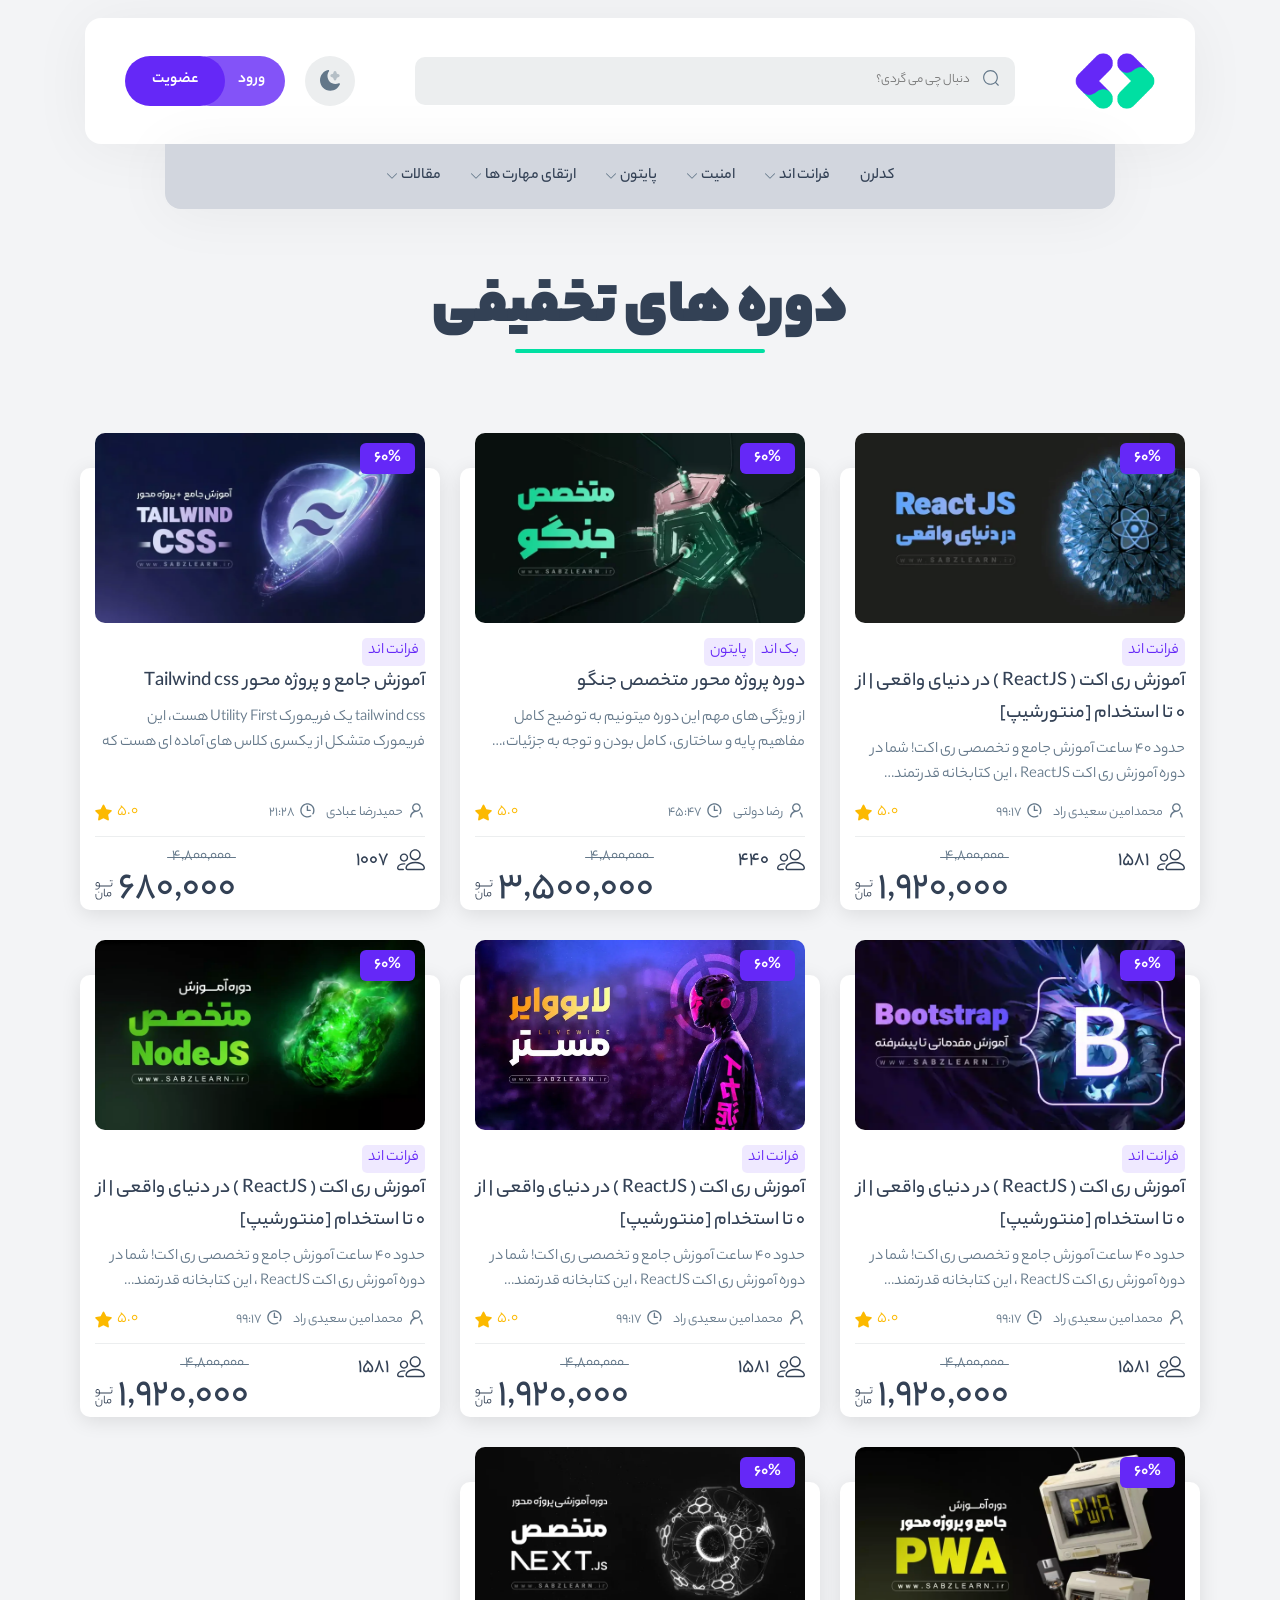
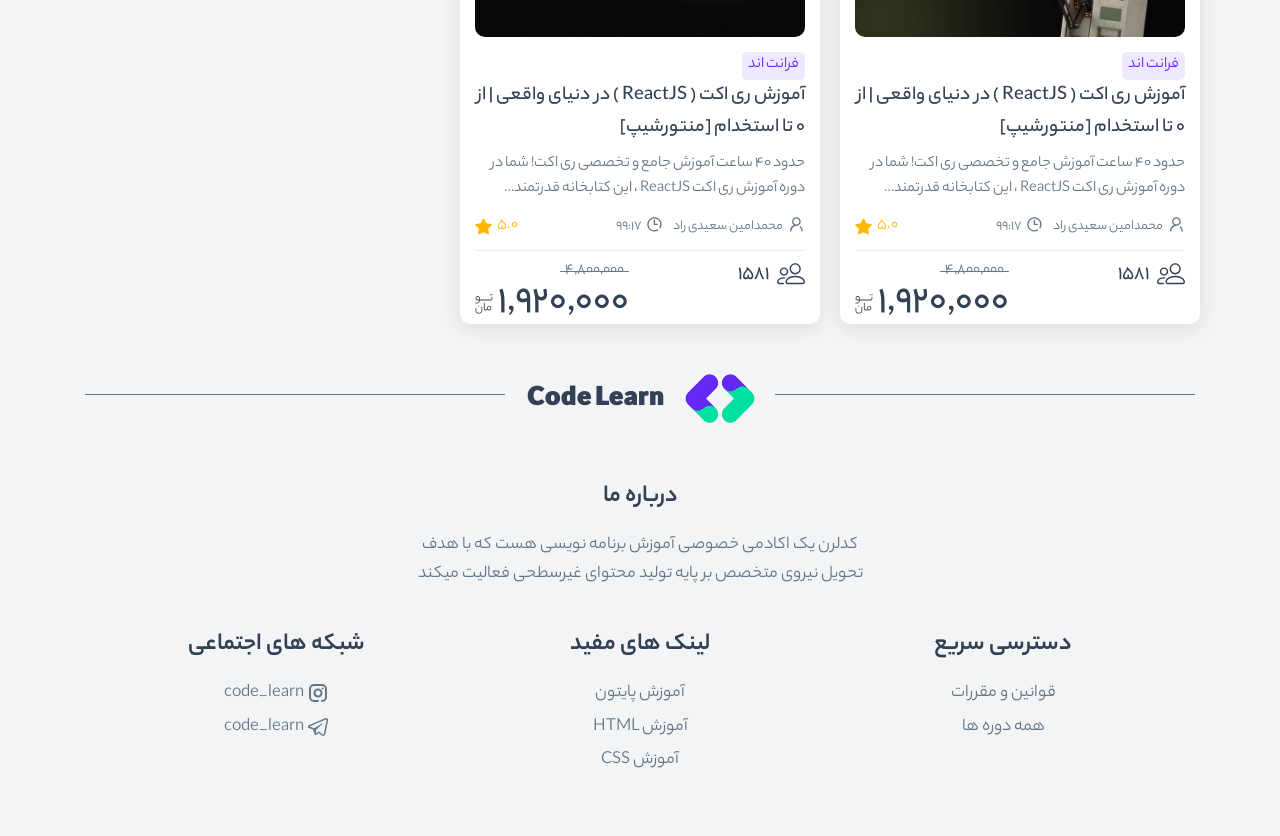
<file: course-discount.html>
<html lang="fa" dir="rtl">
<head>
    <meta charset="UTF-8">
    <meta name="viewport" content="width=device-width, user-scalable=no, initial-scale=1.0, maximum-scale=1.0, minimum-scale=1.0">
    <meta http-equiv="X-UA-Compatible" content="ie=edge">
    <title>کدلرن | Code Learn</title>
    <link rel="icon" type="image/png" href="images/logo-icon.png">
    <link rel="stylesheet" href="styles/fonts.css">
    <link rel="stylesheet" href="styles/app.css">
    <link rel="stylesheet" href="styles/responsive.css">
    <link rel="stylesheet" href="styles/grid.css">
</head>
<body>
    <div class="container">

        <nav class="nav">

            <div class="upper-part">

                <div class="nav__btn">
                    <span class="nav__btn-line"></span>
                </div>

                <a href="" class="app-logo">
                    <img src="images/logo.png" alt="کدلرن" class="app-logo__img">
                </a>

                <form action="" class="search">
                    <label class="search__lbl">
                        <input class="search__txt" type="text" placeholder="دنبال چی می گردی؟">
                        <button class="search__btn" type="submit">
                            <svg xmlns="http://www.w3.org/2000/svg" data-name="Layer 1" viewBox="0 0 1024 990" x="0px" y="0px">
                                <path fill=currentColor d="M948.8 902L801.9 755.2c63-73.3 100.9-168.6 100.9-272.7 0-231.8-187.9-419.7-419.9-419.7-231.8 0-419.7 187.9-419.7 419.7s187.9 419.7 419.7 419.7c104.2 0 199.4-37.8 272.7-100.8l146.9 146.7c6.4 6.4 14.7 9.6 23.1 9.6 8.3 0 16.7-3.3 23.2-9.6 12.7-12.6 12.7-33.2 0-46.1zM128.6 482.6c0-195.3 159-354.3 354.3-354.3 195.5 0 354.4 159 354.4 354.3 0 195.5-159 354.3-354.4 354.3-195.3 0-354.3-158.9-354.3-354.3z"/>
                            </svg>
                        </button>
                    </label>
                </form>

                <div class="wrapper">

                    <div class="change-mode">
                        <svg width="20" height="21"  viewBox="0 0 20 21" fill="none" xmlns="http://www.w3.org/2000/svg">
                            <path fill-rule="evenodd" clip-rule="evenodd" d="M19.9358 14.3652C20.0691 14.0415 19.9906 13.6679 19.7389 13.4276C19.4872 13.1873 19.115 13.1308 18.8051 13.2857C17.7584 13.8091 16.5801 14.1034 15.3317 14.1034C10.9835 14.1034 7.45846 10.5246 7.45846 6.1098C7.45846 4.32254 8.0352 2.67449 9.01033 1.34372C9.21644 1.06244 9.22917 0.680892 9.04229 0.386091C8.85541 0.0912907 8.50809 -0.054977 8.17055 0.0189828C3.50017 1.04235 2.17361e-07 5.25905 0 10.3077C-2.50276e-07 16.1208 4.64155 20.8333 10.3672 20.8333C14.6778 20.8333 18.372 18.1625 19.9358 14.3652Z" fill="currentColor"></path>
                            <path fill-rule="evenodd" clip-rule="evenodd" d="M13.0928 3.67116L13.7596 1.84183C13.9751 1.25035 14.4797 0.939795 14.9987 0.910156C15.5177 0.939795 16.0222 1.25035 16.2378 1.84183L16.9045 3.67116L18.7063 4.34807C19.9329 4.8089 19.9329 6.57032 18.7063 7.03114L16.9045 7.70806L16.2378 9.53738C16.0222 10.1289 15.5177 10.4394 14.9987 10.4691C14.4797 10.4394 13.9751 10.1289 13.7596 9.53738L13.0928 7.70806L11.2911 7.03114C10.0644 6.57032 10.0644 4.8089 11.2911 4.34807L13.0928 3.67116Z" fill="currentColor" fill-opacity="0.4"></path>
                        </svg>
                    </div>

                    <a href="" class="login-mobile">
                        <svg xmlns="http://www.w3.org/2000/svg" class="svg-icon" style="width: 1.8em; height: 1.8em;vertical-align: middle;fill: currentColor;overflow: hidden;" viewBox="0 0 1024 1024" version="1.1"><path d="M843.282963 870.115556c-8.438519-140.515556-104.296296-257.422222-233.908148-297.14963C687.881481 536.272593 742.4 456.533333 742.4 364.088889c0-127.241481-103.158519-230.4-230.4-230.4S281.6 236.847407 281.6 364.088889c0 92.444444 54.518519 172.183704 133.12 208.877037-129.611852 39.727407-225.46963 156.634074-233.908148 297.14963-0.663704 10.903704 7.964444 20.195556 18.962963 20.195556l0 0c9.955556 0 18.299259-7.774815 18.962963-17.73037C227.745185 718.506667 355.65037 596.385185 512 596.385185s284.254815 122.121481 293.357037 276.195556c0.568889 9.955556 8.912593 17.73037 18.962963 17.73037C835.318519 890.311111 843.946667 881.019259 843.282963 870.115556zM319.525926 364.088889c0-106.287407 86.186667-192.474074 192.474074-192.474074s192.474074 86.186667 192.474074 192.474074c0 106.287407-86.186667 192.474074-192.474074 192.474074S319.525926 470.376296 319.525926 364.088889z"/></svg>
                    </a>

                    <div class="login-signup">
                        <a href="login-signup.html" class="log-in">ورود</a>
                        <a href="login-signup.html" class="sign-up">عضویت</a>
                    </div>

                    <div class="profile">

                        <img src="images/profile.png" alt="" class="profile__img">

                        <div class="profile-box">

                            <div class="profile-box__header">

                                <div class="profile-box__user">
                                    <a href="#" class="user__link">
                                        <img src="images/profile.png" alt="" class="user__img">
                                    </a>
                                    <span class="user__name"></span>
                                </div>

                                <div class="wallet">
                                        <span class="wrapper-wallet">
                                            <svg xmlns="http://www.w3.org/2000/svg" class="svg-icon" style="width: 1.5em; height: 1.5em;vertical-align: middle;fill: currentColor;overflow: hidden;" viewBox="0 0 1024 1024" version="1.1"><path d="M748.8 603.733333m-32 0a32 32 0 1 0 64 0 32 32 0 1 0-64 0Z" fill=currentColor /><path d="M949.333333 405.333333c0-34.133333-17.066667-64-44.8-81.066666v-78.933334c0-49.066667-40.533333-89.6-89.6-89.6H576V149.333333c-6.4-12.8-19.2-21.333333-32-25.6-12.8-4.266667-27.733333-2.133333-40.533333 6.4l-32 19.2-305.066667-2.133333c-49.066667 0-89.6 40.533333-91.733333 89.6v23.466667c0 6.4 0 10.666667 2.133333 14.933333v516.266667c0 53.333333 44.8 98.133333 98.133333 98.133333h268.8c12.8 0 21.333333-8.533333 21.333334-21.333333s-8.533333-21.333333-21.333334-21.333334H172.8c-29.866667 0-55.466667-25.6-55.466667-55.466666V337.066667c12.8 8.533333 27.733333 12.8 44.8 12.8H853.333333c29.866667 0 55.466667 25.6 55.466667 55.466666v85.333334H686.933333c-49.066667 0-87.466667 38.4-87.466666 87.466666V618.666667c0 49.066667 38.4 87.466667 87.466666 87.466666h219.733334v87.466667c0 14.933333-6.4 27.733333-17.066667 38.4s-23.466667 17.066667-38.4 17.066667h-198.4c-12.8 0-21.333333 8.533333-21.333333 21.333333s8.533333 21.333333 21.333333 21.333333H853.333333c25.6 0 51.2-10.666667 70.4-29.866666 19.2-19.2 29.866667-42.666667 29.866667-70.4L949.333333 405.333333zM209.066667 307.2H162.133333c-12.8 0-23.466667-4.266667-32-12.8-6.4-6.4-10.666667-14.933333-12.8-21.333333V256 236.8c0-25.6 21.333333-46.933333 49.066667-46.933333l234.666667 2.133333-192 115.2z m83.2 0l234.666666-140.8c2.133333-2.133333 6.4-2.133333 6.4 0 2.133333 0 4.266667 2.133333 6.4 4.266667l76.8 136.533333H292.266667z m552.533333 0h-179.2l-64-113.066667h213.333333c25.6 0 46.933333 21.333333 46.933334 46.933334v64c-4.266667 0-8.533333-2.133333-12.8-2.133334h-4.266667z m-157.866667 356.266667c-25.6 0-44.8-19.2-44.8-44.8v-40.533334c0-25.6 19.2-44.8 44.8-44.8h219.733334v130.133334H686.933333z" fill=currentColor /><path d="M548.266667 868.266667m-32 0a32 32 0 1 0 64 0 32 32 0 1 0-64 0Z" fill=currentColor /></svg>
                                            کیف پول
                                        </span>
                                    <div class="inventory">
                                            <span class="wrapper-inventory">
                                                0
                                                <svg width="15" height="16" viewBox="0 0 9 10" fill="none" xmlns="http://www.w3.org/2000/svg">
                                                    <path d="M0.874343 3.99165C1.02826 3.99165 1.1599 3.96938 1.26926 3.92482C1.38267 3.88432 1.47583 3.82761 1.54874 3.7547C1.62165 3.6818 1.67835 3.59471 1.71886 3.49345C1.75936 3.39624 1.78366 3.29296 1.79176 3.18359H1.37862C1.168 3.18359 0.995855 3.16132 0.862191 3.11676C0.728527 3.07221 0.623216 3.0074 0.546258 2.92234C0.4693 2.83323 0.414619 2.7259 0.382216 2.60033C0.353863 2.47477 0.339686 2.333 0.339686 2.17504C0.339686 2.01707 0.361964 1.86923 0.406518 1.73152C0.451073 1.58975 0.51588 1.46621 0.600939 1.3609C0.690048 1.25559 0.79941 1.17256 0.929023 1.1118C1.05864 1.04699 1.2085 1.01459 1.37862 1.01459C1.51634 1.01459 1.64595 1.03687 1.76746 1.08142C1.89302 1.12598 2.00239 1.19686 2.09555 1.29407C2.18871 1.39128 2.26161 1.51684 2.31427 1.67076C2.37097 1.82468 2.39933 2.01302 2.39933 2.23579V2.51527H2.89145C2.98056 2.51527 3.02512 2.62261 3.02512 2.83728C3.02512 3.06816 2.98056 3.18359 2.89145 3.18359H2.38718C2.37908 3.38206 2.33857 3.57041 2.26566 3.74863C2.19276 3.92685 2.0915 4.08279 1.96188 4.21645C1.83632 4.35012 1.68443 4.45543 1.50621 4.53239C1.32799 4.61339 1.12749 4.6539 0.904721 4.6539H0.291081L0.254628 3.99165H0.874343ZM0.935099 2.13251C0.935099 2.27427 0.965477 2.37351 1.02623 2.43021C1.09104 2.48692 1.2166 2.51527 1.40292 2.51527H1.80392V2.22972C1.80392 2.0191 1.76341 1.87126 1.6824 1.7862C1.60544 1.70114 1.49608 1.65861 1.35432 1.65861C1.22065 1.65861 1.11737 1.69911 1.04446 1.78012C0.971553 1.86113 0.935099 1.97859 0.935099 2.13251ZM3.89142 2.51527C3.94407 2.51527 3.9785 2.54363 3.99471 2.60033C4.01496 2.65299 4.02508 2.73197 4.02508 2.83728C4.02508 2.95474 4.01496 3.04183 3.99471 3.09853C3.9785 3.15524 3.94407 3.18359 3.89142 3.18359H2.88894C2.83628 3.18359 2.80185 3.15727 2.78565 3.10461C2.7654 3.0479 2.75527 2.9669 2.75527 2.86158C2.75527 2.74412 2.7654 2.65704 2.78565 2.60033C2.80185 2.54363 2.83628 2.51527 2.88894 2.51527H3.89142ZM4.89414 2.51527C4.94679 2.51527 4.98122 2.54363 4.99742 2.60033C5.01767 2.65299 5.0278 2.73197 5.0278 2.83728C5.0278 2.95474 5.01767 3.04183 4.99742 3.09853C4.98122 3.15524 4.94679 3.18359 4.89414 3.18359H3.89166C3.839 3.18359 3.80457 3.15727 3.78837 3.10461C3.76812 3.0479 3.75799 2.9669 3.75799 2.86158C3.75799 2.74412 3.76812 2.65704 3.78837 2.60033C3.80457 2.54363 3.839 2.51527 3.89166 2.51527H4.89414ZM5.89685 2.51527C5.94951 2.51527 5.98394 2.54363 6.00014 2.60033C6.02039 2.65299 6.03052 2.73197 6.03052 2.83728C6.03052 2.95474 6.02039 3.04183 6.00014 3.09853C5.98394 3.15524 5.94951 3.18359 5.89685 3.18359H4.89437C4.84172 3.18359 4.80729 3.15727 4.79109 3.10461C4.77084 3.0479 4.76071 2.9669 4.76071 2.86158C4.76071 2.74412 4.77084 2.65704 4.79109 2.60033C4.80729 2.54363 4.84172 2.51527 4.89437 2.51527H5.89685ZM6.89957 2.51527C6.95223 2.51527 6.98666 2.54363 7.00286 2.60033C7.02311 2.65299 7.03324 2.73197 7.03324 2.83728C7.03324 2.95474 7.02311 3.04183 7.00286 3.09853C6.98666 3.15524 6.95223 3.18359 6.89957 3.18359H5.89709C5.84444 3.18359 5.81001 3.15727 5.79381 3.10461C5.77355 3.0479 5.76343 2.9669 5.76343 2.86158C5.76343 2.74412 5.77355 2.65704 5.79381 2.60033C5.81001 2.54363 5.84444 2.51527 5.89709 2.51527H6.89957ZM7.45877 2.51527C7.73015 2.51527 7.86584 2.38363 7.86584 2.12036V1.40343H8.48555V2.16289C8.48555 2.49907 8.40049 2.75425 8.23037 2.92842C8.06026 3.09853 7.82128 3.18359 7.51345 3.18359H6.89981C6.84715 3.18359 6.81273 3.15727 6.79652 3.10461C6.77627 3.0479 6.76615 2.9669 6.76615 2.86158C6.76615 2.74412 6.77627 2.65704 6.79652 2.60033C6.81273 2.54363 6.84715 2.51527 6.89981 2.51527H7.45877ZM8.50378 0.692582H7.87191V0.0971694H8.50378V0.692582ZM7.63496 0.692582H7.0031V0.0971694H7.63496V0.692582ZM3.62053 8.0317C3.62053 8.26258 3.58408 8.47522 3.51117 8.66964C3.44231 8.86812 3.34105 9.04026 3.20739 9.18607C3.07777 9.33189 2.91778 9.4453 2.72741 9.52631C2.54109 9.61137 2.3325 9.6539 2.10162 9.6539H1.71886C1.26521 9.6539 0.912822 9.51416 0.661695 9.23468C0.410569 8.9552 0.285006 8.57243 0.285006 8.08638V6.99884H0.898645V8.06208C0.898645 8.20385 0.914847 8.33143 0.94725 8.44485C0.979654 8.55826 1.03028 8.65547 1.09914 8.73648C1.17205 8.81749 1.26521 8.88027 1.37862 8.92482C1.49608 8.96938 1.63785 8.99165 1.80392 8.99165H2.07124C2.24136 8.99165 2.38515 8.96533 2.50261 8.91267C2.62413 8.86407 2.72134 8.79521 2.79424 8.7061C2.8712 8.62104 2.92588 8.51978 2.95829 8.40232C2.99069 8.2889 3.00689 8.16739 3.00689 8.03778V6.40343H3.62053V8.0317ZM2.19276 6.3123H1.50621V5.69258H2.19276V6.3123ZM5.17841 8.18359C5.065 8.18359 4.95564 8.16942 4.85033 8.14106C4.74907 8.10866 4.65996 8.05601 4.583 7.9831C4.50604 7.91019 4.44528 7.81501 4.40073 7.69754C4.35617 7.57603 4.3339 7.42616 4.3339 7.24795V4.4167H4.95361V7.09605C4.95361 7.22567 4.98196 7.32895 5.03867 7.40591C5.09943 7.47882 5.18854 7.51527 5.306 7.51527H5.44574C5.53485 7.51527 5.5794 7.62261 5.5794 7.83728C5.5794 8.06816 5.53485 8.18359 5.44574 8.18359H5.17841ZM5.50085 7.51527C5.63856 7.51527 5.7459 7.48895 5.82286 7.43629C5.89981 7.37958 5.93829 7.28845 5.93829 7.16289V7.02922C5.93829 6.86721 5.96057 6.71734 6.00512 6.57963C6.05373 6.44191 6.12259 6.32445 6.2117 6.22724C6.30081 6.13003 6.40814 6.0551 6.5337 6.00244C6.66332 5.94573 6.80711 5.91738 6.96508 5.91738C7.13114 5.91738 7.27696 5.94573 7.40252 6.00244C7.53213 6.0551 7.63947 6.13205 7.72453 6.23331C7.80959 6.33052 7.8744 6.44799 7.91895 6.5857C7.96351 6.72342 7.98578 6.87328 7.98578 7.0353C7.98578 7.39984 7.89262 7.68337 7.7063 7.88589C7.52403 8.08436 7.27493 8.18359 6.959 8.18359C6.79698 8.18359 6.64104 8.15322 6.49118 8.09246C6.34536 8.02765 6.23397 7.92639 6.15702 7.78868C6.08006 7.94664 5.98082 8.05195 5.85931 8.10461C5.7378 8.15727 5.61831 8.18359 5.50085 8.18359H5.44617C5.39351 8.18359 5.35908 8.15727 5.34288 8.10461C5.32263 8.0479 5.3125 7.9669 5.3125 7.86158C5.3125 7.74412 5.32263 7.65704 5.34288 7.60033C5.35908 7.54363 5.39351 7.51527 5.44617 7.51527H5.50085ZM7.39037 7.07783C7.39037 6.94011 7.35797 6.82468 7.29316 6.73152C7.2324 6.63836 7.12102 6.59178 6.959 6.59178C6.80508 6.59178 6.6937 6.63836 6.62484 6.73152C6.56003 6.82063 6.52763 6.93809 6.52763 7.0839C6.52763 7.22567 6.56611 7.333 6.64307 7.40591C6.72002 7.47882 6.82534 7.51527 6.959 7.51527C7.24658 7.51527 7.39037 7.36946 7.39037 7.07783Z" fill=currentColor ></path>
                                                </svg>
                                            </span>
                                    </div>
                                </div>

                            </div>

                            <div class="profile-box__links">
                                <a href="" class="profile-box__link">
                                        <span class="profile-box__item">
                                            <svg xmlns="http://www.w3.org/2000/svg" class="svg-icon" style="width: 1.3em; height: 1.3em;vertical-align: middle;fill: currentColor;overflow: hidden;" viewBox="0 0 1024 1024" version="1.1"><path d="M956.998515 559.444569c-4.204765 4.189416-9.657964 6.332219-15.205307 6.332219-5.531993 0-10.984169-2.142803-15.189957-6.332219L512.004605 144.845922 97.421308 559.444569c-8.362458 8.394181-22.032806 8.394181-30.395264 0-8.394181-8.362458-8.394181-22.032806 0-30.395264l429.788603-429.788603c8.362458-8.394181 22.032806-8.394181 30.395264 0l429.788603 429.788603C965.392696 537.411763 965.392696 551.08211 956.998515 559.444569L956.998515 559.444569zM769.877767 931.049005 619.499851 931.049005c-11.879562 0-21.537526-9.561773-21.537526-21.441335s9.657964-21.537526 21.537526-21.537526L769.877767 888.070144c23.728424 0 42.97886-19.25146 42.97886-42.97886L812.856627 608.67583c0-11.799744 9.657964-21.457708 21.537526-21.457708s21.441335 9.657964 21.441335 21.457708l0 236.415454C855.835488 892.530736 817.317219 931.049005 769.877767 931.049005L769.877767 931.049005zM619.499851 716.154703 426.046884 716.154703l0 193.452967c0 11.879562-9.561773 21.441335-21.441335 21.441335L254.131443 931.049005c-47.424102 0-85.957721-38.518269-85.957721-85.957721L168.173722 436.840206c0-11.879562 9.657964-21.537526 21.537526-21.537526 11.799744 0 21.441335 9.657964 21.441335 21.537526l0 408.251078c0 23.728424 19.266809 42.97886 42.97886 42.97886l128.936581 0L383.068024 694.63355c0-11.799744 9.657964-21.457708 21.537526-21.457708l214.894302 0c11.799744 0 21.441335 9.657964 21.441335 21.457708C640.941186 706.59293 631.299595 716.154703 619.499851 716.154703L619.499851 716.154703z"/></svg>
                                            پیشخوان
                                        </span>
                                </a>
                                <a href="" class="profile-box__link">
                                        <span class="profile-box__item">
                                            <svg xmlns="http://www.w3.org/2000/svg" class="svg-icon" style="width: 1.3em; height: 1em;vertical-align: middle;fill: currentColor;overflow: hidden;" viewBox="0 0 1024 1024" version="1.1"><path d="M960.975595 272.065396l0-61.152778c0-33.789571-27.496238-61.275575-61.285808-61.275575l-529.86795 0c-0.818645-0.429789-3.499707-2.148943-8.258081-8.135284-4.91187-6.170536-9.915837-14.152325-15.20633-22.604834-15.687284-25.009603-31.906687-50.878784-58.809407-50.878784L63.085804 68.01814c-33.779338 0-61.275575 27.486004-61.275575 61.275575l0 693.801603c0 0.337691 0.010233 0.685615 0.030699 1.023306 0.010233 0.245593 0.030699 0.50142 0.051165 0.76748 0.020466 0.225127 0.040932 0.450255 0.071631 0.675382 0.010233 0.112564 0.030699 0.225127 0.051165 0.347924 0.010233 0.173962 0.040932 0.337691 0.071631 0.511653 0.051165 0.276293 0.102331 0.552585 0.153496 0.818645 0.040932 0.225127 0.092098 0.460488 0.153496 0.685615 0.173962 0.685615 0.36839 1.350764 0.603751 2.015913 0.102331 0.26606 0.204661 0.532119 0.306992 0.798179 0.081864 0.204661 0.173962 0.409322 0.255827 0.613984 0.051165 0.092098 0.092098 0.194428 0.13303 0.296759 0.102331 0.214894 0.214894 0.440022 0.327458 0.654916 0.173962 0.347924 0.36839 0.695848 0.573051 1.043772 0.081864 0.153496 0.173962 0.306992 0.26606 0.450255 0.849344 1.381463 1.862417 2.660596 3.018753 3.806699 0.163729 0.163729 0.327458 0.327458 0.50142 0.480954 0.286526 0.26606 0.583285 0.521886 0.880043 0.76748 0.255827 0.204661 0.511653 0.409322 0.777713 0.613984 0.26606 0.194428 0.532119 0.388856 0.798179 0.562818 0.26606 0.184195 0.532119 0.358157 0.808412 0.521886 0.317225 0.194428 0.644683 0.378623 0.982374 0.552585 0.184195 0.112564 0.378623 0.204661 0.573051 0.306992 0.204661 0.092098 0.409322 0.194428 0.603751 0.286526 0.010233 0 0.020466 0 0.020466 0 0.26606 0.122797 0.542352 0.245593 0.818645 0.347924 0.552585 0.225127 1.115404 0.429789 1.698688 0.603751 0.573051 0.173962 1.166569 0.327458 1.77032 0.450255 0.757247 0.153496 1.50426 0.26606 2.251274 0.337691 0.624217 0.061398 1.248434 0.092098 1.87265 0.092098l0.061398 0c0.347924 0 0.685615-0.010233 1.033539-0.030699 0.245593 0 0.491187-0.020466 0.73678-0.051165 0.245593-0.020466 0.50142-0.040932 0.747014-0.081864 0.081864 0 0.163729-0.010233 0.23536-0.030699 0.214894-0.020466 0.429789-0.051165 0.644683-0.092098 0.26606-0.040932 0.521886-0.092098 0.777713-0.143263 0.194428-0.040932 0.388856-0.081864 0.583285-0.143263 0.716314-0.163729 1.412163-0.36839 2.097778-0.613984 0.26606-0.102331 0.532119-0.204661 0.798179-0.306992 0.26606-0.112564 0.521886-0.214894 0.777713-0.337691 0.010233 0 0.020466 0 0.020466 0 0.26606-0.122797 0.511653-0.245593 0.76748-0.378623 0.358157-0.173962 0.706081-0.358157 1.043772-0.573051 0.153496-0.081864 0.306992-0.173962 0.450255-0.26606 0.798179-0.480954 1.555425-1.023306 2.281973-1.627057 0.255827-0.204661 0.50142-0.419556 0.747014-0.644683 0.23536-0.214894 0.470721-0.440022 0.706081-0.675382 0.23536-0.23536 0.460488-0.470721 0.675382-0.706081 0.225127-0.245593 0.440022-0.491187 0.644683-0.747014 0.204661-0.255827 0.409322-0.511653 0.613984-0.777713 0.010233-0.010233 0.010233-0.010233 0.010233-0.010233 0.378623-0.521886 0.747014-1.064238 1.084705-1.616824 0.173962-0.286526 0.337691-0.573051 0.491187-0.859577 0.13303-0.245593 0.26606-0.491187 0.388856-0.73678 0.040932-0.092098 0.092098-0.184195 0.13303-0.276293 0.092098-0.204661 0.184195-0.409322 0.276293-0.624217 0.102331-0.214894 0.194428-0.450255 0.276293-0.675382 0.081864-0.194428 0.153496-0.388856 0.225127-0.583285 0.020466-0.071631 0.051165-0.143263 0.071631-0.225127 0.081864-0.225127 0.153496-0.460488 0.225127-0.695848 0.173962-0.573051 0.327458-1.166569 0.450255-1.77032l0.020466-0.102331 102.443184-491.678162 0-2.108011c0-11.215436 9.117658-20.343327 20.343327-20.343327l795.794531 0c10.683317 0 19.48375 8.28878 20.281929 18.787902l-101.542674 548.31816-0.081864 0.450255c-0.061398 0.317225-0.112564 0.63445-0.153496 0.941442-0.040932 0.296759-0.071631 0.583285-0.102331 0.86981-0.020466 0.286526-0.051165 0.573051-0.061398 0.859577-0.020466 0.327458-0.030699 0.665149-0.030699 0.992607l0 0.081864c-0.010233 11.205203-9.127891 20.322861-20.343327 20.322861l-596.034928 0c-11.307533 0-20.466124 9.15859-20.466124 20.466124 0 11.2973 9.15859 20.466124 20.466124 20.466124l596.034928 0c33.073256 0 60.109006-26.339902 61.234643-59.136865l0-0.010233 101.726869-549.341466 0.347924-1.841951 0-1.882883C1022.189771 299.571866 994.724233 272.096095 960.975595 272.065396zM920.043347 272.065396l-754.923682 0c-33.011858 0-60.016909 26.237571-61.234643 58.962903l-61.142545 293.494451 0-495.229035c0-11.215436 9.127891-20.343327 20.343327-20.343327l224.042659 0c0.706081 0.306992 3.50994 1.821485 8.677637 8.217149 5.157463 6.385431 10.601452 15.0733 15.871479 23.474644 15.380292 24.549116 31.292704 49.927109 57.489342 49.927109l530.522865 0c11.225669 0 20.35356 9.127891 20.35356 20.343327L920.043347 272.065396 920.043347 272.065396z"/><path d="M16.341177 842.650699c-0.573051-0.173962-1.146103-0.36839-1.698688-0.603751C15.195074 842.272076 15.757892 842.476737 16.341177 842.650699z"/></svg>
                                            دوره های من
                                        </span>
                                </a>
                                <a href="" class="profile-box__link">
                                        <span class="profile-box__item">
                                            <svg xmlns="http://www.w3.org/2000/svg" class="svg-icon" style="width: 1.3em; height: 1.3em;vertical-align: middle;fill: currentColor;overflow: hidden;" viewBox="0 0 1024 1024" version="1.1"><path d="M843.282963 870.115556c-8.438519-140.515556-104.296296-257.422222-233.908148-297.14963C687.881481 536.272593 742.4 456.533333 742.4 364.088889c0-127.241481-103.158519-230.4-230.4-230.4S281.6 236.847407 281.6 364.088889c0 92.444444 54.518519 172.183704 133.12 208.877037-129.611852 39.727407-225.46963 156.634074-233.908148 297.14963-0.663704 10.903704 7.964444 20.195556 18.962963 20.195556l0 0c9.955556 0 18.299259-7.774815 18.962963-17.73037C227.745185 718.506667 355.65037 596.385185 512 596.385185s284.254815 122.121481 293.357037 276.195556c0.568889 9.955556 8.912593 17.73037 18.962963 17.73037C835.318519 890.311111 843.946667 881.019259 843.282963 870.115556zM319.525926 364.088889c0-106.287407 86.186667-192.474074 192.474074-192.474074s192.474074 86.186667 192.474074 192.474074c0 106.287407-86.186667 192.474074-192.474074 192.474074S319.525926 470.376296 319.525926 364.088889z"/></svg>
                                            جزئیات حساب
                                        </span>
                                </a>
                            </div>

                            <div class="profile-box__exit">
                                <a href="" class="profile-box__link">
                                        <span class="exit">
                                            <svg xmlns="http://www.w3.org/2000/svg" class="svg-icon" style="width: 1.4em; height: 1.4em;vertical-align: middle;fill: currentColor;overflow: hidden;" viewBox="0 0 1024 1024" version="1.1"><path d="M918.4 489.6l-160-160c-12.8-12.8-32-12.8-44.8 0-12.8 12.8-12.8 32 0 44.8l105.6 105.6L512 480c-19.2 0-32 12.8-32 32s12.8 32 32 32l307.2 0-105.6 105.6c-12.8 12.8-12.8 32 0 44.8 6.4 6.4 12.8 9.6 22.4 9.6 9.6 0 16-3.2 22.4-9.6l160-163.2c0 0 0-3.2 3.2-3.2C931.2 518.4 931.2 499.2 918.4 489.6z"/><path d="M832 736c-19.2 0-32 12.8-32 32l0 64c0 19.2-12.8 32-32 32L224 864c-19.2 0-32-12.8-32-32L192 192c0-19.2 12.8-32 32-32l544 0c19.2 0 32 12.8 32 32l0 64c0 19.2 12.8 32 32 32s32-12.8 32-32L864 192c0-54.4-41.6-96-96-96L224 96C169.6 96 128 137.6 128 192l0 640c0 54.4 41.6 96 96 96l544 0c54.4 0 96-41.6 96-96l0-64C864 748.8 851.2 736 832 736z"/></svg>
                                            خروج
                                        </span>
                                </a>
                            </div>

                        </div>

                    </div>
                </div>
            </div>


            <div class="navigation">

                <button class="navigation__exit">
                    <svg width="18" height="18" viewBox="0 0 18 18" fill="none" xmlns="http://www.w3.org/2000/svg">
                        <path d="M16 2L9 9M9 9L2 16M9 9L16 16M9 9L2 2" stroke="#353F53" stroke-width="2.88235" stroke-linecap="round" stroke-linejoin="round"></path>
                    </svg>
                </button>

                <div class="navigation__wrapper">
                    <img src="images/logo.png" alt="کدلرن" class="navigation__logo">
                    <span class="navigation__title">Code Learn</span>
                </div>

                <form action="" class="navigation-search">
                    <label class="navigation-search__lbl">
                        <input class="navigation-search__txt" type="text" placeholder="دنبال چی می گردی؟">
                        <button class="navigation-search__btn" type="submit">
                            <img src="images/icons/search.svg" class="navigation-search__img" alt="search">
                        </button>
                    </label>
                </form>

                <ul class="navigation__menu">

                    <li class="navigation__item">
                        <a href="" class="navigation__link">کدلرن</a>
                    </li>

                    <li class="navigation__item" data-content-id="#front">
                        <div class="nav-link_wrapper">
                            <span class="navigation__link">فرانت اند</span>
                            <svg xmlns="http://www.w3.org/2000/svg" xmlns:xlink="http://www.w3.org/1999/xlink" fill=currentColor height="10px" width="10px" version="1.1" id="Layer_1" viewBox="0 0 330 330" xml:space="preserve">
                                     <path id="XMLID_225_" d="M325.607,79.393c-5.857-5.857-15.355-5.858-21.213,0.001l-139.39,139.393L25.607,79.393  c-5.857-5.857-15.355-5.858-21.213,0.001c-5.858,5.858-5.858,15.355,0,21.213l150.004,150c2.813,2.813,6.628,4.393,10.606,4.393  s7.794-1.581,10.606-4.394l149.996-150C331.465,94.749,331.465,85.251,325.607,79.393z"/>
                                 </svg>
                        </div>
                        <div class="item__nav-menu" id="front">
                            <a href="#" class="item__link">آموزش HTML</a>
                            <a href="#" class="item__link">آموزش CSS</a>
                            <a href="#" class="item__link">آموزش FlexBox</a>
                            <a href="#" class="item__link">آموزش اصولی طراحی قالب</a>
                        </div>
                    </li>

                    <li class="navigation__item" data-content-id="#security">
                        <div class="nav-link_wrapper">
                            <span class="navigation__link" >امنیت</span>
                            <svg xmlns="http://www.w3.org/2000/svg" xmlns:xlink="http://www.w3.org/1999/xlink" fill=currentColor height="10px" width="10px" version="1.1" id="Layer_1" viewBox="0 0 330 330" xml:space="preserve">
                                    <path id="XMLID_225_" d="M325.607,79.393c-5.857-5.857-15.355-5.858-21.213,0.001l-139.39,139.393L25.607,79.393  c-5.857-5.857-15.355-5.858-21.213,0.001c-5.858,5.858-5.858,15.355,0,21.213l150.004,150c2.813,2.813,6.628,4.393,10.606,4.393  s7.794-1.581,10.606-4.394l149.996-150C331.465,94.749,331.465,85.251,325.607,79.393z"/>
                                </svg>
                        </div>
                        <div class="item__nav-menu" id="security">
                            <a href="#" class="item__link">نقشه راه ورود به دنیای هک و امنیت</a>
                            <a href="#" class="item__link">شبکه با گرایش امنیت</a>
                            <a href="#" class="item__link">لینوکس با گرایش امنیت</a>
                            <a href="#" class="item__link">آموزش پایتون سیاه</a>
                        </div>
                    </li>

                    <li class="navigation__item" data-content-id="#python">
                        <div class="nav-link_wrapper">
                            <span class="navigation__link" >پایتون</span>
                            <svg xmlns="http://www.w3.org/2000/svg" xmlns:xlink="http://www.w3.org/1999/xlink" fill=currentColor height="10px" width="10px" version="1.1" id="Layer_1" viewBox="0 0 330 330" xml:space="preserve">
                                    <path id="XMLID_225_" d="M325.607,79.393c-5.857-5.857-15.355-5.858-21.213,0.001l-139.39,139.393L25.607,79.393  c-5.857-5.857-15.355-5.858-21.213,0.001c-5.858,5.858-5.858,15.355,0,21.213l150.004,150c2.813,2.813,6.628,4.393,10.606,4.393  s7.794-1.581,10.606-4.394l149.996-150C331.465,94.749,331.465,85.251,325.607,79.393z"/>
                                </svg>
                        </div>
                        <div class="item__nav-menu" id="python">
                            <a href="#" class="item__link">دوره آموزش پایتون</a>
                            <a href="#" class="item__link">پروژه های کاربردی با پایتون</a>
                            <a href="#" class="item__link">متخصص جنگو</a>
                        </div>
                    </li>

                    <li class="navigation__item" data-content-id="#skill-up">
                        <div class="nav-link_wrapper">
                            <span class="navigation__link">ارتقای مهارت ها</span>
                            <svg xmlns="http://www.w3.org/2000/svg" xmlns:xlink="http://www.w3.org/1999/xlink" fill=currentColor height="10px" width="10px" version="1.1" id="Layer_1" viewBox="0 0 330 330" xml:space="preserve">
                                    <path id="XMLID_225_" d="M325.607,79.393c-5.857-5.857-15.355-5.858-21.213,0.001l-139.39,139.393L25.607,79.393  c-5.857-5.857-15.355-5.858-21.213,0.001c-5.858,5.858-5.858,15.355,0,21.213l150.004,150c2.813,2.813,6.628,4.393,10.606,4.393  s7.794-1.581,10.606-4.394l149.996-150C331.465,94.749,331.465,85.251,325.607,79.393z"/>
                                </svg>
                        </div>
                        <div class="item__nav-menu" id="skill-up">
                            <a href="#" class="item__link">الگوریتم و ساختمان داده</a>
                            <a href="#" class="item__link">گیت و گیتهاب</a>
                            <a href="#" class="item__link">آموزش کاربردی Vscode</a>
                        </div>
                    </li>

                    <li class="navigation__item" data-content-id="#articles">
                        <div class="nav-link_wrapper">
                            <span class="navigation__link">مقالات</span>
                            <svg xmlns="http://www.w3.org/2000/svg" xmlns:xlink="http://www.w3.org/1999/xlink" fill=currentColor height="10px" width="10px" version="1.1" id="Layer_1" viewBox="0 0 330 330" xml:space="preserve">
                                    <path id="XMLID_225_" d="M325.607,79.393c-5.857-5.857-15.355-5.858-21.213,0.001l-139.39,139.393L25.607,79.393  c-5.857-5.857-15.355-5.858-21.213,0.001c-5.858,5.858-5.858,15.355,0,21.213l150.004,150c2.813,2.813,6.628,4.393,10.606,4.393  s7.794-1.581,10.606-4.394l149.996-150C331.465,94.749,331.465,85.251,325.607,79.393z"/>
                                </svg>
                        </div>
                        <div class="item__nav-menu" id="articles">
                            <a href="#" class="item__link">اچ تی ام ال</a>
                            <a href="#" class="item__link">بوت استرپ</a>
                            <a href="#" class="item__link">پروژه های برنامه نویسی</a>
                            <a href="#" class="item__link">طراحی سایت</a>
                            <a href="#" class="item__link">جی کوئری</a>
                        </div>
                    </li>

                </ul>

                <div class="change-mode">
                    <svg width="20" height="21" viewBox="0 0 20 21" fill="none" xmlns="http://www.w3.org/2000/svg">
                        <path fill-rule="evenodd" clip-rule="evenodd" d="M19.9358 14.3652C20.0691 14.0415 19.9906 13.6679 19.7389 13.4276C19.4872 13.1873 19.115 13.1308 18.8051 13.2857C17.7584 13.8091 16.5801 14.1034 15.3317 14.1034C10.9835 14.1034 7.45846 10.5246 7.45846 6.1098C7.45846 4.32254 8.0352 2.67449 9.01033 1.34372C9.21644 1.06244 9.22917 0.680892 9.04229 0.386091C8.85541 0.0912907 8.50809 -0.054977 8.17055 0.0189828C3.50017 1.04235 2.17361e-07 5.25905 0 10.3077C-2.50276e-07 16.1208 4.64155 20.8333 10.3672 20.8333C14.6778 20.8333 18.372 18.1625 19.9358 14.3652Z" fill="currentColor"></path>
                        <path fill-rule="evenodd" clip-rule="evenodd" d="M13.0928 3.67116L13.7596 1.84183C13.9751 1.25035 14.4797 0.939795 14.9987 0.910156C15.5177 0.939795 16.0222 1.25035 16.2378 1.84183L16.9045 3.67116L18.7063 4.34807C19.9329 4.8089 19.9329 6.57032 18.7063 7.03114L16.9045 7.70806L16.2378 9.53738C16.0222 10.1289 15.5177 10.4394 14.9987 10.4691C14.4797 10.4394 13.9751 10.1289 13.7596 9.53738L13.0928 7.70806L11.2911 7.03114C10.0644 6.57032 10.0644 4.8089 11.2911 4.34807L13.0928 3.67116Z" fill="currentColor" fill-opacity="0.4"></path>
                    </svg>
                </div>

            </div>

            <div class="lower-part">

                <ul class="menu">

                    <li class="menu__item">
                        <a href="#" class="menu__link">کدلرن</a>
                    </li>

                    <li class="menu__item">
                        <a href="" class="menu__link">فرانت اند</a>
                        <svg xmlns="http://www.w3.org/2000/svg" xmlns:xlink="http://www.w3.org/1999/xlink" fill=currentColor height="10px" width="10px" version="1.1" id="Layer_1" viewBox="0 0 330 330" xml:space="preserve">
                                    <path d="M325.607,79.393c-5.857-5.857-15.355-5.858-21.213,0.001l-139.39,139.393L25.607,79.393  c-5.857-5.857-15.355-5.858-21.213,0.001c-5.858,5.858-5.858,15.355,0,21.213l150.004,150c2.813,2.813,6.628,4.393,10.606,4.393  s7.794-1.581,10.606-4.394l149.996-150C331.465,94.749,331.465,85.251,325.607,79.393z"/>
                                </svg>
                        <div class="item__menu">
                            <a href="#" class="item__link">آموزش HTML</a>
                            <a href="#" class="item__link">آموزش CSS</a>
                            <a href="#" class="item__link">آموزش FlexBox</a>
                            <a href="#" class="item__link">آموزش اصولی طراحی قالب</a>
                        </div>
                    </li>

                    <li class="menu__item">
                        <a href="#" class="menu__link">امنیت</a>
                        <svg xmlns="http://www.w3.org/2000/svg" xmlns:xlink="http://www.w3.org/1999/xlink" fill=currentColor height="10px" width="10px" version="1.1" id="Layer_1" viewBox="0 0 330 330" xml:space="preserve">
                                <path d="M325.607,79.393c-5.857-5.857-15.355-5.858-21.213,0.001l-139.39,139.393L25.607,79.393  c-5.857-5.857-15.355-5.858-21.213,0.001c-5.858,5.858-5.858,15.355,0,21.213l150.004,150c2.813,2.813,6.628,4.393,10.606,4.393  s7.794-1.581,10.606-4.394l149.996-150C331.465,94.749,331.465,85.251,325.607,79.393z"/>
                            </svg>
                        <div class="item__menu">
                            <a href="#" class="item__link">نقشه راه ورود به دنیای هک و امنیت</a>
                            <a href="#" class="item__link">شبکه با گرایش امنیت</a>
                            <a href="#" class="item__link">لینوکس با گرایش امنیت</a>
                            <a href="#" class="item__link">آموزش پایتون سیاه</a>
                        </div>
                    </li>

                    <li class="menu__item">
                        <a href="#" class="menu__link">پایتون</a>
                        <svg xmlns="http://www.w3.org/2000/svg" xmlns:xlink="http://www.w3.org/1999/xlink" fill=currentColor height="10px" width="10px" version="1.1" id="Layer_1" viewBox="0 0 330 330" xml:space="preserve">
                                <path id="XMLID_225_" d="M325.607,79.393c-5.857-5.857-15.355-5.858-21.213,0.001l-139.39,139.393L25.607,79.393  c-5.857-5.857-15.355-5.858-21.213,0.001c-5.858,5.858-5.858,15.355,0,21.213l150.004,150c2.813,2.813,6.628,4.393,10.606,4.393  s7.794-1.581,10.606-4.394l149.996-150C331.465,94.749,331.465,85.251,325.607,79.393z"/>
                            </svg>
                        <div class="item__menu">
                            <a href="#" class="item__link">دوره آموزش پایتون</a>
                            <a href="#" class="item__link">پروژه های کاربردی با پایتون</a>
                            <a href="#" class="item__link">متخصص جنگو</a>
                        </div>
                    </li>

                    <li class="menu__item">
                        <a href="#" class="menu__link">ارتقای مهارت ها</a>
                        <svg xmlns="http://www.w3.org/2000/svg" xmlns:xlink="http://www.w3.org/1999/xlink" fill=currentColor height="10px" width="10px" version="1.1" id="Layer_1" viewBox="0 0 330 330" xml:space="preserve">
                                <path d="M325.607,79.393c-5.857-5.857-15.355-5.858-21.213,0.001l-139.39,139.393L25.607,79.393  c-5.857-5.857-15.355-5.858-21.213,0.001c-5.858,5.858-5.858,15.355,0,21.213l150.004,150c2.813,2.813,6.628,4.393,10.606,4.393  s7.794-1.581,10.606-4.394l149.996-150C331.465,94.749,331.465,85.251,325.607,79.393z"/>
                            </svg>
                        <div class="item__menu">
                            <a href="#" class="item__link">الگوریتم و ساختمان داده</a>
                            <a href="#" class="item__link">گیت و گیتهاب</a>
                            <a href="#" class="item__link">آموزش کاربردی Vscode</a>
                        </div>
                    </li>

                    <li class="menu__item">
                        <a href="#" class="menu__link">مقالات</a>
                        <svg xmlns="http://www.w3.org/2000/svg" xmlns:xlink="http://www.w3.org/1999/xlink" fill=currentColor height="10px" width="10px" version="1.1" id="Layer_1" viewBox="0 0 330 330" xml:space="preserve">
                                <path d="M325.607,79.393c-5.857-5.857-15.355-5.858-21.213,0.001l-139.39,139.393L25.607,79.393  c-5.857-5.857-15.355-5.858-21.213,0.001c-5.858,5.858-5.858,15.355,0,21.213l150.004,150c2.813,2.813,6.628,4.393,10.606,4.393  s7.794-1.581,10.606-4.394l149.996-150C331.465,94.749,331.465,85.251,325.607,79.393z"/>
                            </svg>
                        <div class="item__menu">
                            <a href="#" class="item__link">اچ تی ام ال</a>
                            <a href="#" class="item__link">بوت استرپ</a>
                            <a href="#" class="item__link">پروژه های برنامه نویسی</a>
                            <a href="#" class="item__link">طراحی سایت</a>
                            <a href="#" class="item__link">جی کوئری</a>
                        </div>
                    </li>

                </ul>

            </div>

        </nav>
		
		<section class="courses-cat">

            <h2 class="courses-cat__title">دوره های تخفیفی</h2>
			
			<div class="row">
                <div class="col-12 col-md-6 col-xl-4 col-xxl-3">
                    <div class="course">
                        <div class="course__banner">
                            <a href="#" class="course__link">
                                <img src="images/last-course-1.webp" alt="" class="course__img">
                            </a>
                            <span class="offer">60%</span>
                        </div>
                        <div class="course__body">
                            <a href="#" class="courses-category">فرانت اند</a>
                            <h4 class="course__title">آموزش ری اکت ( ReactJS ) در دنیای واقعی | از 0 تا استخدام
                                [منتورشیپ]</h4>
                            <p class="course__description">حدود 40 ساعت آموزش جامع و تخصصی ری اکت! شما در دوره آموزش ری
                                اکت ReactJS ، این کتابخانه قدرتمند…</p>
                        </div>
                        <div class="course__footer">
                            <div class="footer__part1">
                                <div class="course__teacher-time">
                                    <div class="course__teacher">
                                        <svg xmlns="http://www.w3.org/2000/svg" class="svg-icon"
                                             style="width: 1.2em; height: 1.2em;vertical-align: middle;fill: currentColor;overflow: hidden;"
                                             viewBox="0 0 1024 1024" version="1.1">
                                            <path d="M901.513318 911.112953c0.004093 0.649799 0.096191 1.27504 0.096191 1.925862l-0.291642 0c-1.509377 21.572318-19.298532 38.657438-41.255613 38.657438-21.956058 0-39.746236-17.08512-41.255613-38.657438l-0.717338 0c0.010233-1.033539 0.153496-2.036379 0.153496-3.074012 0-83.854826-33.293267-159.791309-87.139639-215.417211l0.075725-0.077771c-7.416923-7.259334-12.045337-17.35425-12.045337-28.550243 0-22.084994 17.903765-39.990806 39.98876-39.990806 11.745509 0 22.201651 5.157463 29.518291 13.220093 68.333318 69.115124 111.135146 163.556053 112.677269 268.097014 0.067538 0.976234 0.291642 1.909489 0.291642 2.90312C901.609509 910.479527 901.521504 910.784472 901.513318 911.112953zM512.001023 605.455485c-11.245112 0-22.254863-0.920976-33.135678-2.273786-153.508209 16.661472-273.060049 147.567917-273.100982 306.703287 0 0.090051 0.026606 0.173962 0.026606 0.264013 0 0.047072-0.014326 0.092098-0.014326 0.13917 0.024559 0.923022 0.128937 1.824555 0.137123 2.749624l-0.414439 0c-1.511423 21.572318-19.302625 38.657438-41.257659 38.657438-21.958104 0-39.746236-17.08512-41.255613-38.657438l-0.596588 0c0.002047-160.119791 96.668667-297.541627 234.760768-357.451088-67.552535-48.360428-111.725594-127.296221-111.725594-216.709647 0-147.225109 119.350249-266.573311 266.575358-266.573311S778.576381 191.651948 778.576381 338.877057 659.226133 605.455485 512.001023 605.455485zM512.001023 153.960511c-101.926414 0-184.55225 82.625836-184.55225 184.55225s82.625836 184.55225 184.55225 184.55225 184.554296-82.625836 184.554296-184.55225S613.927437 153.960511 512.001023 153.960511z"/>
                                        </svg>
                                        <a href="#" class="teacher-name">محمدامین سعیدی راد</a>
                                    </div>
                                    <div class="course__time">
                                        <svg xmlns="http://www.w3.org/2000/svg" class="svg-icon"
                                             style="width: 1.2em; height: 1.2em;vertical-align: middle;fill: currentColor;overflow: hidden;"
                                             viewBox="0 0 1024 1024" version="1.1">
                                            <path d="M512.118704 212.006532c22.965038 0 41.584094 18.615986 41.584094 41.582047l0 216.712717 127.996163 0c22.966061 0 41.584094 18.615986 41.582047 41.580001 0 22.970154-18.615986 41.584094-41.582047 41.584094L511.804549 553.46539c-22.962991 0-41.580001-18.615986-41.580001-41.580001 0-1.062192 0.23536-2.057869 0.312108-3.099594L470.536656 253.588579C470.537679 230.622518 489.153666 212.004485 512.118704 212.006532zM933.729044 625.030309c-10.784624 40.248679-27.16571 77.43358-47.573505 111.480001l-0.461511-0.276293c-7.012717 13.05841-20.632923 22.039969-36.494169 22.039969-22.962991 0-41.580001-18.615986-41.580001-41.584094 0-9.314133 3.170203-17.823947 8.345062-24.755824 16.023952-27.071565 28.949332-56.536644 37.489846-88.412632 50.531883-188.587146-61.383022-382.425899-249.964028-432.957783-188.585099-50.529837-382.425899 61.385069-432.955736 249.968122-50.531883 188.581006 61.383022 382.423853 249.968122 432.953689 95.677083 25.63689 192.547341 9.195429 271.530207-37.59627 6.906294-5.112438 15.371082-8.239662 24.626887-8.239662 22.962991 0 41.582047 18.618033 41.582047 41.584094 0 15.869433-8.993838 29.495778-22.065552 36.504402l0.270153 0.451278c-97.916077 58.72345-218.455407 79.45154-337.451592 47.567365C166.083619 871.349321 27.861558 631.93865 90.269933 399.025972c62.409398-232.914724 301.815977-371.134739 534.730701-308.724317C857.915357 152.709007 996.139465 392.113539 933.729044 625.030309z"/>
                                        </svg>
                                        <span>99:17</span>
                                    </div>
                                </div>
                                <div class="course__rating">
                                    <span class="course__number-rating">5.0</span>
                                    <svg xmlns="http://www.w3.org/2000/svg" width="1.7rem" height="1.7rem" version="1.1"
                                         viewBox="0 0 1200 1200" fill="#fcb900">
                                        <path d="m317.27 1147.2c-67.297 35.387-111.43 3.3125-98.594-71.617l54-314.84-228.73-222.96c-54.445-53.074-37.586-104.95 37.645-115.88l316.12-45.949 141.37-286.44c33.648-68.184 88.199-68.184 121.85 0l141.36 286.44 316.12 45.949c75.238 10.934 92.09 62.809 37.656 115.88l-228.73 222.97 54.012 314.84c12.84 74.93-31.297 106.99-98.594 71.617l-282.74-148.65z"/>
                                    </svg>
                                </div>
                            </div>
                            <div class="footer__part2">
                                    <span class="course__students">
                                        <svg fill=CurrentColor xmlns="http://www.w3.org/2000/svg" class="svg-icon"
                                             style="width: 1.4em; height: 1.4em;vertical-align: middle;fill: currentColor;overflow: hidden;"
                                             viewBox="0 0 1024 1024" version="1.1"><path
                                                d="M947.2 921.6h-563.2c-42.3424 0-76.8-34.4576-76.8-76.8 0-2.4576 0.5632-60.928 47.3088-118.528 26.88-33.0752 63.5392-59.2896 108.9536-77.9264 54.8352-22.528 122.88-33.8944 202.1376-33.8944s147.2512 11.4176 202.1376 33.8944c45.4144 18.6368 82.0736 44.8512 108.9536 77.9264 46.7968 57.6 47.3088 116.0704 47.3088 118.528 0 42.3424-34.4576 76.8-76.8 76.8zM358.4 844.9536a25.6 25.6 0 0 0 25.6 25.4464h563.2a25.6 25.6 0 0 0 25.6-25.4464c-0.0512-1.792-1.6384-45.824-37.8368-88.7808-49.8688-59.2384-143.0016-90.5216-269.3632-90.5216s-219.4944 31.3344-269.3632 90.5216c-36.1984 43.008-37.7856 86.9888-37.8368 88.7808zM665.6 563.2c-112.9472 0-204.8-91.8528-204.8-204.8s91.8528-204.8 204.8-204.8 204.8 91.8528 204.8 204.8-91.8528 204.8-204.8 204.8z m0-358.4c-84.6848 0-153.6 68.9152-153.6 153.6s68.9152 153.6 153.6 153.6 153.6-68.9152 153.6-153.6-68.9152-153.6-153.6-153.6zM230.4 921.6h-153.6C34.4576 921.6 0 887.1424 0 844.8c0-1.8944 0.4096-47.4624 33.9456-92.16 19.3536-25.856 45.7728-46.2848 78.4896-60.8256 39.1168-17.408 87.4496-26.2144 143.616-26.2144 9.1648 0 18.2272 0.256 26.9824 0.7168a25.6 25.6 0 0 1-2.7136 51.1488 465.92 465.92 0 0 0-24.2176-0.6144c-199.3728 0-204.6464 121.8048-204.8 128.1536a25.6 25.6 0 0 0 25.6 25.4464h153.6a25.6 25.6 0 0 1 0 51.2zM256 614.4c-84.6848 0-153.6-68.9152-153.6-153.6s68.9152-153.6 153.6-153.6 153.6 68.9152 153.6 153.6-68.9152 153.6-153.6 153.6z m0-256c-56.4736 0-102.4 45.9264-102.4 102.4s45.9264 102.4 102.4 102.4 102.4-45.9264 102.4-102.4-45.9264-102.4-102.4-102.4z"
                                                fill=currentColor /></svg>
                                        1581
                                    </span>
                                <div class="course__prices">
                                        <span class="course__offer-price">
                                            4,800,000
                                        </span>
                                    <span class="course__price">
                                            1,920,000
                                            <svg class="mr-1 " width="18" height="20" viewBox="0 0 14 16" fill="none"
                                                 xmlns="http://www.w3.org/2000/svg">
                                            <path class="text-gray-880 dark:text-white"
                                                  d="M1.14878 6.91843C1.44428 6.91843 1.70285 6.87142 1.92447 6.77739C2.15282 6.68337 2.34422 6.55577 2.49869 6.39458C2.65316 6.2334 2.77069 6.04535 2.85128 5.83044C2.93187 5.62224 2.97888 5.40062 2.99231 5.16556H1.98492C1.6424 5.16556 1.36033 5.12862 1.1387 5.05474C0.917077 4.98087 0.742461 4.87341 0.614858 4.73238C0.487254 4.59134 0.396588 4.42344 0.34286 4.22868C0.295849 4.0272 0.272343 3.80221 0.272343 3.55372C0.272343 3.29852 0.309281 3.05674 0.383156 2.8284C0.457032 2.60005 0.564488 2.39857 0.705523 2.22396C0.846559 2.04934 1.02117 1.91167 1.22937 1.81093C1.44428 1.70347 1.68941 1.64974 1.96477 1.64974C2.1864 1.64974 2.39795 1.68668 2.59943 1.76056C2.80091 1.83443 2.97888 1.95196 3.13335 2.11315C3.28782 2.26761 3.40871 2.47245 3.49601 2.72766C3.59004 2.97615 3.63705 3.27837 3.63705 3.63431V4.47045H4.60415C4.68474 4.47045 4.73847 4.50068 4.76533 4.56112C4.79891 4.61485 4.8157 4.6988 4.8157 4.81297C4.8157 4.93386 4.79891 5.02452 4.76533 5.08497C4.73847 5.13869 4.68474 5.16556 4.60415 5.16556H3.6169C3.60347 5.49464 3.53631 5.80693 3.41542 6.10244C3.30125 6.39794 3.14007 6.65651 2.93187 6.87813C2.72368 7.09976 2.47518 7.27438 2.1864 7.40198C1.89761 7.5363 1.57188 7.60346 1.20922 7.60346H0.141381L0.0809373 6.91843H1.14878ZM0.896929 3.51343C0.896929 3.68133 0.913719 3.82572 0.947299 3.94661C0.987594 4.0675 1.0514 4.16823 1.1387 4.24883C1.23273 4.3227 1.35697 4.37979 1.51144 4.42008C1.66591 4.45366 1.86067 4.47045 2.09573 4.47045H3.00239V3.71491C3.00239 3.21792 2.90501 2.86198 2.71024 2.64707C2.51548 2.43215 2.24684 2.3247 1.90433 2.3247C1.58196 2.3247 1.33347 2.43215 1.15885 2.64707C0.984237 2.86198 0.896929 3.15076 0.896929 3.51343ZM6.26895 4.47045C6.35626 4.47045 6.41335 4.50068 6.44021 4.56112C6.47379 4.61485 6.49058 4.6988 6.49058 4.81297C6.49058 4.93386 6.47379 5.02452 6.44021 5.08497C6.41335 5.13869 6.35626 5.16556 6.26895 5.16556H4.60675C4.51944 5.16556 4.46235 5.13869 4.43549 5.08497C4.40191 5.03124 4.38512 4.94729 4.38512 4.83312C4.38512 4.71223 4.40191 4.62156 4.43549 4.56112C4.46235 4.50068 4.51944 4.47045 4.60675 4.47045H6.26895ZM7.93155 4.47045C8.01886 4.47045 8.07594 4.50068 8.10281 4.56112C8.13639 4.61485 8.15318 4.6988 8.15318 4.81297C8.15318 4.93386 8.13639 5.02452 8.10281 5.08497C8.07594 5.13869 8.01886 5.16556 7.93155 5.16556H6.26935C6.18204 5.16556 6.12495 5.13869 6.09809 5.08497C6.06451 5.03124 6.04772 4.94729 6.04772 4.83312C6.04772 4.71223 6.06451 4.62156 6.09809 4.56112C6.12495 4.50068 6.18204 4.47045 6.26935 4.47045H7.93155ZM9.59415 4.47045C9.68146 4.47045 9.73854 4.50068 9.76541 4.56112C9.79899 4.61485 9.81578 4.6988 9.81578 4.81297C9.81578 4.93386 9.79899 5.02452 9.76541 5.08497C9.73854 5.13869 9.68146 5.16556 9.59415 5.16556H7.93194C7.84464 5.16556 7.78755 5.13869 7.76069 5.08497C7.72711 5.03124 7.71032 4.94729 7.71032 4.83312C7.71032 4.71223 7.72711 4.62156 7.76069 4.56112C7.78755 4.50068 7.84464 4.47045 7.93194 4.47045H9.59415ZM11.2567 4.47045C11.3441 4.47045 11.4011 4.50068 11.428 4.56112C11.4616 4.61485 11.4784 4.6988 11.4784 4.81297C11.4784 4.93386 11.4616 5.02452 11.428 5.08497C11.4011 5.13869 11.3441 5.16556 11.2567 5.16556H9.59454C9.50723 5.16556 9.45015 5.13869 9.42328 5.08497C9.3897 5.03124 9.37291 4.94729 9.37291 4.83312C9.37291 4.71223 9.3897 4.62156 9.42328 4.56112C9.45015 4.50068 9.50723 4.47045 9.59454 4.47045H11.2567ZM12.1638 4.47045C12.4257 4.47045 12.6339 4.39994 12.7884 4.2589C12.9496 4.11787 13.0302 3.9231 13.0302 3.67461V2.2844H13.685V3.67461C13.685 4.15144 13.5506 4.52082 13.282 4.78275C13.0201 5.03795 12.6608 5.16556 12.2041 5.16556H11.2571C11.1698 5.16556 11.1127 5.13869 11.0859 5.08497C11.0523 5.03124 11.0355 4.94729 11.0355 4.83312C11.0355 4.71223 11.0523 4.62156 11.0859 4.56112C11.1127 4.50068 11.1698 4.47045 11.2571 4.47045H12.1638ZM13.7857 0.994934H12.9798V0.279683H13.7857V0.994934ZM12.5063 0.994934H11.7004V0.279683H12.5063V0.994934ZM5.64177 12.9641C5.64177 13.3267 5.58468 13.6659 5.47051 13.9815C5.35634 14.3039 5.1918 14.5826 4.97689 14.8177C4.76198 15.0595 4.50005 15.2509 4.19112 15.3919C3.8889 15.5329 3.54638 15.6035 3.16357 15.6035H2.56921C1.81702 15.6035 1.23273 15.3718 0.816337 14.9084C0.399946 14.445 0.191751 13.8103 0.191751 13.0044V11.2414H0.836485V12.9842C0.836485 13.273 0.870065 13.5349 0.937225 13.77C1.0111 14.0051 1.12191 14.2065 1.26967 14.3744C1.42413 14.549 1.61554 14.6834 1.84388 14.7774C2.07223 14.8714 2.34758 14.9184 2.66995 14.9184H3.1132C3.42885 14.9184 3.70421 14.8647 3.93927 14.7572C4.17433 14.6565 4.36909 14.5188 4.52356 14.3442C4.68474 14.1696 4.80227 13.9648 4.87615 13.7297C4.95674 13.4946 4.99703 13.2495 4.99703 12.9943V10.2844H5.64177V12.9641ZM3.21394 10.0628H2.36773V9.32738H3.21394V10.0628ZM8.24526 13.1656C8.07064 13.1656 7.90274 13.1421 7.74156 13.095C7.58038 13.0413 7.43598 12.954 7.30838 12.8331C7.18749 12.7122 7.09011 12.5544 7.01624 12.3596C6.94236 12.1582 6.90542 11.9097 6.90542 11.6142V6.9197H7.56023V11.4933C7.56023 11.7754 7.62067 12.0104 7.74156 12.1985C7.86916 12.3798 8.074 12.4705 8.35607 12.4705H8.52733C8.67508 12.4705 8.74896 12.5846 8.74896 12.813C8.74896 13.048 8.67508 13.1656 8.52733 13.1656H8.24526ZM8.69324 12.4705C8.95516 12.4705 9.15328 12.4067 9.2876 12.279C9.42192 12.1514 9.48908 11.9802 9.48908 11.7653V11.3825C9.48908 10.7982 9.63683 10.3415 9.93233 10.0124C10.2346 9.68332 10.6509 9.51878 11.1815 9.51878C11.4569 9.51878 11.6986 9.56243 11.9068 9.64974C12.115 9.73705 12.2863 9.8613 12.4206 10.0225C12.5616 10.1837 12.6657 10.3751 12.7329 10.5967C12.8001 10.8183 12.8336 11.0635 12.8336 11.3321C12.8336 11.9097 12.6825 12.3596 12.3803 12.682C12.0781 13.0044 11.6651 13.1656 11.1412 13.1656C10.8726 13.1656 10.614 13.1152 10.3655 13.0144C10.117 12.907 9.92226 12.7189 9.78123 12.4503C9.72078 12.6048 9.64691 12.729 9.5596 12.823C9.47229 12.9171 9.38162 12.9909 9.2876 13.0447C9.19358 13.0917 9.09284 13.1253 8.98538 13.1454C8.88464 13.1588 8.78726 13.1656 8.69324 13.1656H8.53205C8.44475 13.1656 8.38766 13.1387 8.3608 13.085C8.32722 13.0312 8.31043 12.9473 8.31043 12.8331C8.31043 12.7122 8.32722 12.6216 8.3608 12.5611C8.38766 12.5007 8.44475 12.4705 8.53205 12.4705H8.69324ZM12.1889 11.3925C12.1889 11.0433 12.1117 10.7612 11.9572 10.5463C11.8027 10.3247 11.5375 10.2139 11.1614 10.2139C10.4629 10.2139 10.1137 10.6202 10.1137 11.4328C10.1137 11.7754 10.2077 12.0339 10.3957 12.2085C10.5905 12.3831 10.839 12.4705 11.1412 12.4705C11.4837 12.4705 11.7423 12.3764 11.9169 12.1884C12.0982 12.0003 12.1889 11.7351 12.1889 11.3925Z"
                                                  fill="currentColor"></path>
                                            </svg>
                                        </span>
                                </div>
                            </div>
                        </div>
                    </div>
                </div>
                <div class="col-12 col-md-6 col-xl-4 col-xxl-3">
                    <div class="course">
                        <div class="course__banner">
                            <a href="#" class="course__link">
                                <img src="images/last-course-2.webp" alt="" class="course__img">
                            </a>
                            <span class="offer">60%</span>
                        </div>
                        <div class="course__body">
                            <a href="#" class="courses-category">بک اند</a>
                            <a href="#" class="courses-category">پایتون</a>
                            <h4 class="course__title">دوره پروژه محور متخصص جنگو</h4>
                            <p class="course__description">از ویژگی های مهم این دوره میتونیم به توضیح کامل مفاهیم پایه و
                                ساختاری، کامل بودن و توجه به جزئیات،…</p>
                        </div>
                        <div class="course__footer">
                            <div class="footer__part1">
                                <div class="course__teacher-time">
                                    <div class="course__teacher">
                                        <svg xmlns="http://www.w3.org/2000/svg" class="svg-icon"
                                             style="width: 1.2em; height: 1.2em;vertical-align: middle;fill: currentColor;overflow: hidden;"
                                             viewBox="0 0 1024 1024" version="1.1">
                                            <path d="M901.513318 911.112953c0.004093 0.649799 0.096191 1.27504 0.096191 1.925862l-0.291642 0c-1.509377 21.572318-19.298532 38.657438-41.255613 38.657438-21.956058 0-39.746236-17.08512-41.255613-38.657438l-0.717338 0c0.010233-1.033539 0.153496-2.036379 0.153496-3.074012 0-83.854826-33.293267-159.791309-87.139639-215.417211l0.075725-0.077771c-7.416923-7.259334-12.045337-17.35425-12.045337-28.550243 0-22.084994 17.903765-39.990806 39.98876-39.990806 11.745509 0 22.201651 5.157463 29.518291 13.220093 68.333318 69.115124 111.135146 163.556053 112.677269 268.097014 0.067538 0.976234 0.291642 1.909489 0.291642 2.90312C901.609509 910.479527 901.521504 910.784472 901.513318 911.112953zM512.001023 605.455485c-11.245112 0-22.254863-0.920976-33.135678-2.273786-153.508209 16.661472-273.060049 147.567917-273.100982 306.703287 0 0.090051 0.026606 0.173962 0.026606 0.264013 0 0.047072-0.014326 0.092098-0.014326 0.13917 0.024559 0.923022 0.128937 1.824555 0.137123 2.749624l-0.414439 0c-1.511423 21.572318-19.302625 38.657438-41.257659 38.657438-21.958104 0-39.746236-17.08512-41.255613-38.657438l-0.596588 0c0.002047-160.119791 96.668667-297.541627 234.760768-357.451088-67.552535-48.360428-111.725594-127.296221-111.725594-216.709647 0-147.225109 119.350249-266.573311 266.575358-266.573311S778.576381 191.651948 778.576381 338.877057 659.226133 605.455485 512.001023 605.455485zM512.001023 153.960511c-101.926414 0-184.55225 82.625836-184.55225 184.55225s82.625836 184.55225 184.55225 184.55225 184.554296-82.625836 184.554296-184.55225S613.927437 153.960511 512.001023 153.960511z"/>
                                        </svg>
                                        <a href="#" class="teacher-name">رضا دولتی</a>
                                    </div>
                                    <div class="course__time">
                                        <svg xmlns="http://www.w3.org/2000/svg" class="svg-icon"
                                             style="width: 1.2em; height: 1.2em;vertical-align: middle;fill: currentColor;overflow: hidden;"
                                             viewBox="0 0 1024 1024" version="1.1">
                                            <path d="M512.118704 212.006532c22.965038 0 41.584094 18.615986 41.584094 41.582047l0 216.712717 127.996163 0c22.966061 0 41.584094 18.615986 41.582047 41.580001 0 22.970154-18.615986 41.584094-41.582047 41.584094L511.804549 553.46539c-22.962991 0-41.580001-18.615986-41.580001-41.580001 0-1.062192 0.23536-2.057869 0.312108-3.099594L470.536656 253.588579C470.537679 230.622518 489.153666 212.004485 512.118704 212.006532zM933.729044 625.030309c-10.784624 40.248679-27.16571 77.43358-47.573505 111.480001l-0.461511-0.276293c-7.012717 13.05841-20.632923 22.039969-36.494169 22.039969-22.962991 0-41.580001-18.615986-41.580001-41.584094 0-9.314133 3.170203-17.823947 8.345062-24.755824 16.023952-27.071565 28.949332-56.536644 37.489846-88.412632 50.531883-188.587146-61.383022-382.425899-249.964028-432.957783-188.585099-50.529837-382.425899 61.385069-432.955736 249.968122-50.531883 188.581006 61.383022 382.423853 249.968122 432.953689 95.677083 25.63689 192.547341 9.195429 271.530207-37.59627 6.906294-5.112438 15.371082-8.239662 24.626887-8.239662 22.962991 0 41.582047 18.618033 41.582047 41.584094 0 15.869433-8.993838 29.495778-22.065552 36.504402l0.270153 0.451278c-97.916077 58.72345-218.455407 79.45154-337.451592 47.567365C166.083619 871.349321 27.861558 631.93865 90.269933 399.025972c62.409398-232.914724 301.815977-371.134739 534.730701-308.724317C857.915357 152.709007 996.139465 392.113539 933.729044 625.030309z"/>
                                        </svg>
                                        <span>45:47</span>
                                    </div>
                                </div>
                                <div class="course__rating">
                                    <span class="course__number-rating">5.0</span>
                                    <svg xmlns="http://www.w3.org/2000/svg" width="1.7rem" height="1.7rem" version="1.1"
                                         viewBox="0 0 1200 1200" fill="#fcb900">
                                        <path d="m317.27 1147.2c-67.297 35.387-111.43 3.3125-98.594-71.617l54-314.84-228.73-222.96c-54.445-53.074-37.586-104.95 37.645-115.88l316.12-45.949 141.37-286.44c33.648-68.184 88.199-68.184 121.85 0l141.36 286.44 316.12 45.949c75.238 10.934 92.09 62.809 37.656 115.88l-228.73 222.97 54.012 314.84c12.84 74.93-31.297 106.99-98.594 71.617l-282.74-148.65z"/>
                                    </svg>
                                </div>
                            </div>
                            <div class="footer__part2">
                                    <span class="course__students">
                                        <svg fill=CurrentColor xmlns="http://www.w3.org/2000/svg" class="svg-icon"
                                             style="width: 1.4em; height: 1.4em;vertical-align: middle;fill: currentColor;overflow: hidden;"
                                             viewBox="0 0 1024 1024" version="1.1"><path
                                                d="M947.2 921.6h-563.2c-42.3424 0-76.8-34.4576-76.8-76.8 0-2.4576 0.5632-60.928 47.3088-118.528 26.88-33.0752 63.5392-59.2896 108.9536-77.9264 54.8352-22.528 122.88-33.8944 202.1376-33.8944s147.2512 11.4176 202.1376 33.8944c45.4144 18.6368 82.0736 44.8512 108.9536 77.9264 46.7968 57.6 47.3088 116.0704 47.3088 118.528 0 42.3424-34.4576 76.8-76.8 76.8zM358.4 844.9536a25.6 25.6 0 0 0 25.6 25.4464h563.2a25.6 25.6 0 0 0 25.6-25.4464c-0.0512-1.792-1.6384-45.824-37.8368-88.7808-49.8688-59.2384-143.0016-90.5216-269.3632-90.5216s-219.4944 31.3344-269.3632 90.5216c-36.1984 43.008-37.7856 86.9888-37.8368 88.7808zM665.6 563.2c-112.9472 0-204.8-91.8528-204.8-204.8s91.8528-204.8 204.8-204.8 204.8 91.8528 204.8 204.8-91.8528 204.8-204.8 204.8z m0-358.4c-84.6848 0-153.6 68.9152-153.6 153.6s68.9152 153.6 153.6 153.6 153.6-68.9152 153.6-153.6-68.9152-153.6-153.6-153.6zM230.4 921.6h-153.6C34.4576 921.6 0 887.1424 0 844.8c0-1.8944 0.4096-47.4624 33.9456-92.16 19.3536-25.856 45.7728-46.2848 78.4896-60.8256 39.1168-17.408 87.4496-26.2144 143.616-26.2144 9.1648 0 18.2272 0.256 26.9824 0.7168a25.6 25.6 0 0 1-2.7136 51.1488 465.92 465.92 0 0 0-24.2176-0.6144c-199.3728 0-204.6464 121.8048-204.8 128.1536a25.6 25.6 0 0 0 25.6 25.4464h153.6a25.6 25.6 0 0 1 0 51.2zM256 614.4c-84.6848 0-153.6-68.9152-153.6-153.6s68.9152-153.6 153.6-153.6 153.6 68.9152 153.6 153.6-68.9152 153.6-153.6 153.6z m0-256c-56.4736 0-102.4 45.9264-102.4 102.4s45.9264 102.4 102.4 102.4 102.4-45.9264 102.4-102.4-45.9264-102.4-102.4-102.4z"
                                                fill=currentColor /></svg>
                                        440
                                    </span>
                                <div class="course__prices">
                                                                            <span class="course__offer-price">
                                                                                4,800,000
                                                                            </span>
                                    <span class="course__price">
                                            3,500,000
                                            <svg class="mr-1 " width="18" height="20" viewBox="0 0 14 16" fill="none"
                                                 xmlns="http://www.w3.org/2000/svg">
                                            <path class="text-gray-880 dark:text-white"
                                                  d="M1.14878 6.91843C1.44428 6.91843 1.70285 6.87142 1.92447 6.77739C2.15282 6.68337 2.34422 6.55577 2.49869 6.39458C2.65316 6.2334 2.77069 6.04535 2.85128 5.83044C2.93187 5.62224 2.97888 5.40062 2.99231 5.16556H1.98492C1.6424 5.16556 1.36033 5.12862 1.1387 5.05474C0.917077 4.98087 0.742461 4.87341 0.614858 4.73238C0.487254 4.59134 0.396588 4.42344 0.34286 4.22868C0.295849 4.0272 0.272343 3.80221 0.272343 3.55372C0.272343 3.29852 0.309281 3.05674 0.383156 2.8284C0.457032 2.60005 0.564488 2.39857 0.705523 2.22396C0.846559 2.04934 1.02117 1.91167 1.22937 1.81093C1.44428 1.70347 1.68941 1.64974 1.96477 1.64974C2.1864 1.64974 2.39795 1.68668 2.59943 1.76056C2.80091 1.83443 2.97888 1.95196 3.13335 2.11315C3.28782 2.26761 3.40871 2.47245 3.49601 2.72766C3.59004 2.97615 3.63705 3.27837 3.63705 3.63431V4.47045H4.60415C4.68474 4.47045 4.73847 4.50068 4.76533 4.56112C4.79891 4.61485 4.8157 4.6988 4.8157 4.81297C4.8157 4.93386 4.79891 5.02452 4.76533 5.08497C4.73847 5.13869 4.68474 5.16556 4.60415 5.16556H3.6169C3.60347 5.49464 3.53631 5.80693 3.41542 6.10244C3.30125 6.39794 3.14007 6.65651 2.93187 6.87813C2.72368 7.09976 2.47518 7.27438 2.1864 7.40198C1.89761 7.5363 1.57188 7.60346 1.20922 7.60346H0.141381L0.0809373 6.91843H1.14878ZM0.896929 3.51343C0.896929 3.68133 0.913719 3.82572 0.947299 3.94661C0.987594 4.0675 1.0514 4.16823 1.1387 4.24883C1.23273 4.3227 1.35697 4.37979 1.51144 4.42008C1.66591 4.45366 1.86067 4.47045 2.09573 4.47045H3.00239V3.71491C3.00239 3.21792 2.90501 2.86198 2.71024 2.64707C2.51548 2.43215 2.24684 2.3247 1.90433 2.3247C1.58196 2.3247 1.33347 2.43215 1.15885 2.64707C0.984237 2.86198 0.896929 3.15076 0.896929 3.51343ZM6.26895 4.47045C6.35626 4.47045 6.41335 4.50068 6.44021 4.56112C6.47379 4.61485 6.49058 4.6988 6.49058 4.81297C6.49058 4.93386 6.47379 5.02452 6.44021 5.08497C6.41335 5.13869 6.35626 5.16556 6.26895 5.16556H4.60675C4.51944 5.16556 4.46235 5.13869 4.43549 5.08497C4.40191 5.03124 4.38512 4.94729 4.38512 4.83312C4.38512 4.71223 4.40191 4.62156 4.43549 4.56112C4.46235 4.50068 4.51944 4.47045 4.60675 4.47045H6.26895ZM7.93155 4.47045C8.01886 4.47045 8.07594 4.50068 8.10281 4.56112C8.13639 4.61485 8.15318 4.6988 8.15318 4.81297C8.15318 4.93386 8.13639 5.02452 8.10281 5.08497C8.07594 5.13869 8.01886 5.16556 7.93155 5.16556H6.26935C6.18204 5.16556 6.12495 5.13869 6.09809 5.08497C6.06451 5.03124 6.04772 4.94729 6.04772 4.83312C6.04772 4.71223 6.06451 4.62156 6.09809 4.56112C6.12495 4.50068 6.18204 4.47045 6.26935 4.47045H7.93155ZM9.59415 4.47045C9.68146 4.47045 9.73854 4.50068 9.76541 4.56112C9.79899 4.61485 9.81578 4.6988 9.81578 4.81297C9.81578 4.93386 9.79899 5.02452 9.76541 5.08497C9.73854 5.13869 9.68146 5.16556 9.59415 5.16556H7.93194C7.84464 5.16556 7.78755 5.13869 7.76069 5.08497C7.72711 5.03124 7.71032 4.94729 7.71032 4.83312C7.71032 4.71223 7.72711 4.62156 7.76069 4.56112C7.78755 4.50068 7.84464 4.47045 7.93194 4.47045H9.59415ZM11.2567 4.47045C11.3441 4.47045 11.4011 4.50068 11.428 4.56112C11.4616 4.61485 11.4784 4.6988 11.4784 4.81297C11.4784 4.93386 11.4616 5.02452 11.428 5.08497C11.4011 5.13869 11.3441 5.16556 11.2567 5.16556H9.59454C9.50723 5.16556 9.45015 5.13869 9.42328 5.08497C9.3897 5.03124 9.37291 4.94729 9.37291 4.83312C9.37291 4.71223 9.3897 4.62156 9.42328 4.56112C9.45015 4.50068 9.50723 4.47045 9.59454 4.47045H11.2567ZM12.1638 4.47045C12.4257 4.47045 12.6339 4.39994 12.7884 4.2589C12.9496 4.11787 13.0302 3.9231 13.0302 3.67461V2.2844H13.685V3.67461C13.685 4.15144 13.5506 4.52082 13.282 4.78275C13.0201 5.03795 12.6608 5.16556 12.2041 5.16556H11.2571C11.1698 5.16556 11.1127 5.13869 11.0859 5.08497C11.0523 5.03124 11.0355 4.94729 11.0355 4.83312C11.0355 4.71223 11.0523 4.62156 11.0859 4.56112C11.1127 4.50068 11.1698 4.47045 11.2571 4.47045H12.1638ZM13.7857 0.994934H12.9798V0.279683H13.7857V0.994934ZM12.5063 0.994934H11.7004V0.279683H12.5063V0.994934ZM5.64177 12.9641C5.64177 13.3267 5.58468 13.6659 5.47051 13.9815C5.35634 14.3039 5.1918 14.5826 4.97689 14.8177C4.76198 15.0595 4.50005 15.2509 4.19112 15.3919C3.8889 15.5329 3.54638 15.6035 3.16357 15.6035H2.56921C1.81702 15.6035 1.23273 15.3718 0.816337 14.9084C0.399946 14.445 0.191751 13.8103 0.191751 13.0044V11.2414H0.836485V12.9842C0.836485 13.273 0.870065 13.5349 0.937225 13.77C1.0111 14.0051 1.12191 14.2065 1.26967 14.3744C1.42413 14.549 1.61554 14.6834 1.84388 14.7774C2.07223 14.8714 2.34758 14.9184 2.66995 14.9184H3.1132C3.42885 14.9184 3.70421 14.8647 3.93927 14.7572C4.17433 14.6565 4.36909 14.5188 4.52356 14.3442C4.68474 14.1696 4.80227 13.9648 4.87615 13.7297C4.95674 13.4946 4.99703 13.2495 4.99703 12.9943V10.2844H5.64177V12.9641ZM3.21394 10.0628H2.36773V9.32738H3.21394V10.0628ZM8.24526 13.1656C8.07064 13.1656 7.90274 13.1421 7.74156 13.095C7.58038 13.0413 7.43598 12.954 7.30838 12.8331C7.18749 12.7122 7.09011 12.5544 7.01624 12.3596C6.94236 12.1582 6.90542 11.9097 6.90542 11.6142V6.9197H7.56023V11.4933C7.56023 11.7754 7.62067 12.0104 7.74156 12.1985C7.86916 12.3798 8.074 12.4705 8.35607 12.4705H8.52733C8.67508 12.4705 8.74896 12.5846 8.74896 12.813C8.74896 13.048 8.67508 13.1656 8.52733 13.1656H8.24526ZM8.69324 12.4705C8.95516 12.4705 9.15328 12.4067 9.2876 12.279C9.42192 12.1514 9.48908 11.9802 9.48908 11.7653V11.3825C9.48908 10.7982 9.63683 10.3415 9.93233 10.0124C10.2346 9.68332 10.6509 9.51878 11.1815 9.51878C11.4569 9.51878 11.6986 9.56243 11.9068 9.64974C12.115 9.73705 12.2863 9.8613 12.4206 10.0225C12.5616 10.1837 12.6657 10.3751 12.7329 10.5967C12.8001 10.8183 12.8336 11.0635 12.8336 11.3321C12.8336 11.9097 12.6825 12.3596 12.3803 12.682C12.0781 13.0044 11.6651 13.1656 11.1412 13.1656C10.8726 13.1656 10.614 13.1152 10.3655 13.0144C10.117 12.907 9.92226 12.7189 9.78123 12.4503C9.72078 12.6048 9.64691 12.729 9.5596 12.823C9.47229 12.9171 9.38162 12.9909 9.2876 13.0447C9.19358 13.0917 9.09284 13.1253 8.98538 13.1454C8.88464 13.1588 8.78726 13.1656 8.69324 13.1656H8.53205C8.44475 13.1656 8.38766 13.1387 8.3608 13.085C8.32722 13.0312 8.31043 12.9473 8.31043 12.8331C8.31043 12.7122 8.32722 12.6216 8.3608 12.5611C8.38766 12.5007 8.44475 12.4705 8.53205 12.4705H8.69324ZM12.1889 11.3925C12.1889 11.0433 12.1117 10.7612 11.9572 10.5463C11.8027 10.3247 11.5375 10.2139 11.1614 10.2139C10.4629 10.2139 10.1137 10.6202 10.1137 11.4328C10.1137 11.7754 10.2077 12.0339 10.3957 12.2085C10.5905 12.3831 10.839 12.4705 11.1412 12.4705C11.4837 12.4705 11.7423 12.3764 11.9169 12.1884C12.0982 12.0003 12.1889 11.7351 12.1889 11.3925Z"
                                                  fill="currentColor"></path>
                                            </svg>
                                        </span>
                                </div>
                            </div>
                        </div>
                    </div>
                </div>
                <div class="col-12 col-md-6 col-xl-4 col-xxl-3">
                    <div class="course">
                        <div class="course__banner">
                            <a href="#" class="course__link">
                                <img src="images/last-course-3.webp" alt="" class="course__img">
                            </a>
                                                            <span class="offer">60%</span>
                        </div>
                        <div class="course__body">
                            <a href="#" class="courses-category">فرانت اند</a>
                            <h4 class="course__title">آموزش جامع و پروژه محور Tailwind css</h4>
                            <p class="course__description">tailwind css یک فریمورک Utility First هست، این فریمورک متشکل
                                از یکسری کلاس های آماده ای هست که شما برای…</p>
                        </div>
                        <div class="course__footer">
                            <div class="footer__part1">
                                <div class="course__teacher-time">
                                    <div class="course__teacher">
                                        <svg xmlns="http://www.w3.org/2000/svg" class="svg-icon"
                                             style="width: 1.2em; height: 1.2em;vertical-align: middle;fill: currentColor;overflow: hidden;"
                                             viewBox="0 0 1024 1024" version="1.1">
                                            <path d="M901.513318 911.112953c0.004093 0.649799 0.096191 1.27504 0.096191 1.925862l-0.291642 0c-1.509377 21.572318-19.298532 38.657438-41.255613 38.657438-21.956058 0-39.746236-17.08512-41.255613-38.657438l-0.717338 0c0.010233-1.033539 0.153496-2.036379 0.153496-3.074012 0-83.854826-33.293267-159.791309-87.139639-215.417211l0.075725-0.077771c-7.416923-7.259334-12.045337-17.35425-12.045337-28.550243 0-22.084994 17.903765-39.990806 39.98876-39.990806 11.745509 0 22.201651 5.157463 29.518291 13.220093 68.333318 69.115124 111.135146 163.556053 112.677269 268.097014 0.067538 0.976234 0.291642 1.909489 0.291642 2.90312C901.609509 910.479527 901.521504 910.784472 901.513318 911.112953zM512.001023 605.455485c-11.245112 0-22.254863-0.920976-33.135678-2.273786-153.508209 16.661472-273.060049 147.567917-273.100982 306.703287 0 0.090051 0.026606 0.173962 0.026606 0.264013 0 0.047072-0.014326 0.092098-0.014326 0.13917 0.024559 0.923022 0.128937 1.824555 0.137123 2.749624l-0.414439 0c-1.511423 21.572318-19.302625 38.657438-41.257659 38.657438-21.958104 0-39.746236-17.08512-41.255613-38.657438l-0.596588 0c0.002047-160.119791 96.668667-297.541627 234.760768-357.451088-67.552535-48.360428-111.725594-127.296221-111.725594-216.709647 0-147.225109 119.350249-266.573311 266.575358-266.573311S778.576381 191.651948 778.576381 338.877057 659.226133 605.455485 512.001023 605.455485zM512.001023 153.960511c-101.926414 0-184.55225 82.625836-184.55225 184.55225s82.625836 184.55225 184.55225 184.55225 184.554296-82.625836 184.554296-184.55225S613.927437 153.960511 512.001023 153.960511z"/>
                                        </svg>
                                        <a href="#" class="teacher-name">حمیدرضا عبادی</a>
                                    </div>
                                    <div class="course__time">
                                        <svg xmlns="http://www.w3.org/2000/svg" class="svg-icon"
                                             style="width: 1.2em; height: 1.2em;vertical-align: middle;fill: currentColor;overflow: hidden;"
                                             viewBox="0 0 1024 1024" version="1.1">
                                            <path d="M512.118704 212.006532c22.965038 0 41.584094 18.615986 41.584094 41.582047l0 216.712717 127.996163 0c22.966061 0 41.584094 18.615986 41.582047 41.580001 0 22.970154-18.615986 41.584094-41.582047 41.584094L511.804549 553.46539c-22.962991 0-41.580001-18.615986-41.580001-41.580001 0-1.062192 0.23536-2.057869 0.312108-3.099594L470.536656 253.588579C470.537679 230.622518 489.153666 212.004485 512.118704 212.006532zM933.729044 625.030309c-10.784624 40.248679-27.16571 77.43358-47.573505 111.480001l-0.461511-0.276293c-7.012717 13.05841-20.632923 22.039969-36.494169 22.039969-22.962991 0-41.580001-18.615986-41.580001-41.584094 0-9.314133 3.170203-17.823947 8.345062-24.755824 16.023952-27.071565 28.949332-56.536644 37.489846-88.412632 50.531883-188.587146-61.383022-382.425899-249.964028-432.957783-188.585099-50.529837-382.425899 61.385069-432.955736 249.968122-50.531883 188.581006 61.383022 382.423853 249.968122 432.953689 95.677083 25.63689 192.547341 9.195429 271.530207-37.59627 6.906294-5.112438 15.371082-8.239662 24.626887-8.239662 22.962991 0 41.582047 18.618033 41.582047 41.584094 0 15.869433-8.993838 29.495778-22.065552 36.504402l0.270153 0.451278c-97.916077 58.72345-218.455407 79.45154-337.451592 47.567365C166.083619 871.349321 27.861558 631.93865 90.269933 399.025972c62.409398-232.914724 301.815977-371.134739 534.730701-308.724317C857.915357 152.709007 996.139465 392.113539 933.729044 625.030309z"/>
                                        </svg>
                                        <span>21:28</span>
                                    </div>
                                </div>
                                <div class="course__rating">
                                    <span class="course__number-rating">5.0</span>
                                    <svg xmlns="http://www.w3.org/2000/svg" width="1.7rem" height="1.7rem" version="1.1"
                                         viewBox="0 0 1200 1200" fill="#fcb900">
                                        <path d="m317.27 1147.2c-67.297 35.387-111.43 3.3125-98.594-71.617l54-314.84-228.73-222.96c-54.445-53.074-37.586-104.95 37.645-115.88l316.12-45.949 141.37-286.44c33.648-68.184 88.199-68.184 121.85 0l141.36 286.44 316.12 45.949c75.238 10.934 92.09 62.809 37.656 115.88l-228.73 222.97 54.012 314.84c12.84 74.93-31.297 106.99-98.594 71.617l-282.74-148.65z"/>
                                    </svg>
                                </div>
                            </div>
                            <div class="footer__part2">
                                    <span class="course__students">
                                        <svg fill=CurrentColor xmlns="http://www.w3.org/2000/svg" class="svg-icon"
                                             style="width: 1.4em; height: 1.4em;vertical-align: middle;fill: currentColor;overflow: hidden;"
                                             viewBox="0 0 1024 1024" version="1.1"><path
                                                d="M947.2 921.6h-563.2c-42.3424 0-76.8-34.4576-76.8-76.8 0-2.4576 0.5632-60.928 47.3088-118.528 26.88-33.0752 63.5392-59.2896 108.9536-77.9264 54.8352-22.528 122.88-33.8944 202.1376-33.8944s147.2512 11.4176 202.1376 33.8944c45.4144 18.6368 82.0736 44.8512 108.9536 77.9264 46.7968 57.6 47.3088 116.0704 47.3088 118.528 0 42.3424-34.4576 76.8-76.8 76.8zM358.4 844.9536a25.6 25.6 0 0 0 25.6 25.4464h563.2a25.6 25.6 0 0 0 25.6-25.4464c-0.0512-1.792-1.6384-45.824-37.8368-88.7808-49.8688-59.2384-143.0016-90.5216-269.3632-90.5216s-219.4944 31.3344-269.3632 90.5216c-36.1984 43.008-37.7856 86.9888-37.8368 88.7808zM665.6 563.2c-112.9472 0-204.8-91.8528-204.8-204.8s91.8528-204.8 204.8-204.8 204.8 91.8528 204.8 204.8-91.8528 204.8-204.8 204.8z m0-358.4c-84.6848 0-153.6 68.9152-153.6 153.6s68.9152 153.6 153.6 153.6 153.6-68.9152 153.6-153.6-68.9152-153.6-153.6-153.6zM230.4 921.6h-153.6C34.4576 921.6 0 887.1424 0 844.8c0-1.8944 0.4096-47.4624 33.9456-92.16 19.3536-25.856 45.7728-46.2848 78.4896-60.8256 39.1168-17.408 87.4496-26.2144 143.616-26.2144 9.1648 0 18.2272 0.256 26.9824 0.7168a25.6 25.6 0 0 1-2.7136 51.1488 465.92 465.92 0 0 0-24.2176-0.6144c-199.3728 0-204.6464 121.8048-204.8 128.1536a25.6 25.6 0 0 0 25.6 25.4464h153.6a25.6 25.6 0 0 1 0 51.2zM256 614.4c-84.6848 0-153.6-68.9152-153.6-153.6s68.9152-153.6 153.6-153.6 153.6 68.9152 153.6 153.6-68.9152 153.6-153.6 153.6z m0-256c-56.4736 0-102.4 45.9264-102.4 102.4s45.9264 102.4 102.4 102.4 102.4-45.9264 102.4-102.4-45.9264-102.4-102.4-102.4z"
                                                fill=currentColor /></svg>
                                        1007
                                    </span>
                                <div class="course__prices">
                                                                            <span class="course__offer-price">
                                                                                4,800,000
                                                                            </span>
                                    <span class="course__price">
                                            680,000
                                            <svg class="mr-1 " width="18" height="20" viewBox="0 0 14 16" fill="none"
                                                 xmlns="http://www.w3.org/2000/svg">
                                            <path class="text-gray-880 dark:text-white"
                                                  d="M1.14878 6.91843C1.44428 6.91843 1.70285 6.87142 1.92447 6.77739C2.15282 6.68337 2.34422 6.55577 2.49869 6.39458C2.65316 6.2334 2.77069 6.04535 2.85128 5.83044C2.93187 5.62224 2.97888 5.40062 2.99231 5.16556H1.98492C1.6424 5.16556 1.36033 5.12862 1.1387 5.05474C0.917077 4.98087 0.742461 4.87341 0.614858 4.73238C0.487254 4.59134 0.396588 4.42344 0.34286 4.22868C0.295849 4.0272 0.272343 3.80221 0.272343 3.55372C0.272343 3.29852 0.309281 3.05674 0.383156 2.8284C0.457032 2.60005 0.564488 2.39857 0.705523 2.22396C0.846559 2.04934 1.02117 1.91167 1.22937 1.81093C1.44428 1.70347 1.68941 1.64974 1.96477 1.64974C2.1864 1.64974 2.39795 1.68668 2.59943 1.76056C2.80091 1.83443 2.97888 1.95196 3.13335 2.11315C3.28782 2.26761 3.40871 2.47245 3.49601 2.72766C3.59004 2.97615 3.63705 3.27837 3.63705 3.63431V4.47045H4.60415C4.68474 4.47045 4.73847 4.50068 4.76533 4.56112C4.79891 4.61485 4.8157 4.6988 4.8157 4.81297C4.8157 4.93386 4.79891 5.02452 4.76533 5.08497C4.73847 5.13869 4.68474 5.16556 4.60415 5.16556H3.6169C3.60347 5.49464 3.53631 5.80693 3.41542 6.10244C3.30125 6.39794 3.14007 6.65651 2.93187 6.87813C2.72368 7.09976 2.47518 7.27438 2.1864 7.40198C1.89761 7.5363 1.57188 7.60346 1.20922 7.60346H0.141381L0.0809373 6.91843H1.14878ZM0.896929 3.51343C0.896929 3.68133 0.913719 3.82572 0.947299 3.94661C0.987594 4.0675 1.0514 4.16823 1.1387 4.24883C1.23273 4.3227 1.35697 4.37979 1.51144 4.42008C1.66591 4.45366 1.86067 4.47045 2.09573 4.47045H3.00239V3.71491C3.00239 3.21792 2.90501 2.86198 2.71024 2.64707C2.51548 2.43215 2.24684 2.3247 1.90433 2.3247C1.58196 2.3247 1.33347 2.43215 1.15885 2.64707C0.984237 2.86198 0.896929 3.15076 0.896929 3.51343ZM6.26895 4.47045C6.35626 4.47045 6.41335 4.50068 6.44021 4.56112C6.47379 4.61485 6.49058 4.6988 6.49058 4.81297C6.49058 4.93386 6.47379 5.02452 6.44021 5.08497C6.41335 5.13869 6.35626 5.16556 6.26895 5.16556H4.60675C4.51944 5.16556 4.46235 5.13869 4.43549 5.08497C4.40191 5.03124 4.38512 4.94729 4.38512 4.83312C4.38512 4.71223 4.40191 4.62156 4.43549 4.56112C4.46235 4.50068 4.51944 4.47045 4.60675 4.47045H6.26895ZM7.93155 4.47045C8.01886 4.47045 8.07594 4.50068 8.10281 4.56112C8.13639 4.61485 8.15318 4.6988 8.15318 4.81297C8.15318 4.93386 8.13639 5.02452 8.10281 5.08497C8.07594 5.13869 8.01886 5.16556 7.93155 5.16556H6.26935C6.18204 5.16556 6.12495 5.13869 6.09809 5.08497C6.06451 5.03124 6.04772 4.94729 6.04772 4.83312C6.04772 4.71223 6.06451 4.62156 6.09809 4.56112C6.12495 4.50068 6.18204 4.47045 6.26935 4.47045H7.93155ZM9.59415 4.47045C9.68146 4.47045 9.73854 4.50068 9.76541 4.56112C9.79899 4.61485 9.81578 4.6988 9.81578 4.81297C9.81578 4.93386 9.79899 5.02452 9.76541 5.08497C9.73854 5.13869 9.68146 5.16556 9.59415 5.16556H7.93194C7.84464 5.16556 7.78755 5.13869 7.76069 5.08497C7.72711 5.03124 7.71032 4.94729 7.71032 4.83312C7.71032 4.71223 7.72711 4.62156 7.76069 4.56112C7.78755 4.50068 7.84464 4.47045 7.93194 4.47045H9.59415ZM11.2567 4.47045C11.3441 4.47045 11.4011 4.50068 11.428 4.56112C11.4616 4.61485 11.4784 4.6988 11.4784 4.81297C11.4784 4.93386 11.4616 5.02452 11.428 5.08497C11.4011 5.13869 11.3441 5.16556 11.2567 5.16556H9.59454C9.50723 5.16556 9.45015 5.13869 9.42328 5.08497C9.3897 5.03124 9.37291 4.94729 9.37291 4.83312C9.37291 4.71223 9.3897 4.62156 9.42328 4.56112C9.45015 4.50068 9.50723 4.47045 9.59454 4.47045H11.2567ZM12.1638 4.47045C12.4257 4.47045 12.6339 4.39994 12.7884 4.2589C12.9496 4.11787 13.0302 3.9231 13.0302 3.67461V2.2844H13.685V3.67461C13.685 4.15144 13.5506 4.52082 13.282 4.78275C13.0201 5.03795 12.6608 5.16556 12.2041 5.16556H11.2571C11.1698 5.16556 11.1127 5.13869 11.0859 5.08497C11.0523 5.03124 11.0355 4.94729 11.0355 4.83312C11.0355 4.71223 11.0523 4.62156 11.0859 4.56112C11.1127 4.50068 11.1698 4.47045 11.2571 4.47045H12.1638ZM13.7857 0.994934H12.9798V0.279683H13.7857V0.994934ZM12.5063 0.994934H11.7004V0.279683H12.5063V0.994934ZM5.64177 12.9641C5.64177 13.3267 5.58468 13.6659 5.47051 13.9815C5.35634 14.3039 5.1918 14.5826 4.97689 14.8177C4.76198 15.0595 4.50005 15.2509 4.19112 15.3919C3.8889 15.5329 3.54638 15.6035 3.16357 15.6035H2.56921C1.81702 15.6035 1.23273 15.3718 0.816337 14.9084C0.399946 14.445 0.191751 13.8103 0.191751 13.0044V11.2414H0.836485V12.9842C0.836485 13.273 0.870065 13.5349 0.937225 13.77C1.0111 14.0051 1.12191 14.2065 1.26967 14.3744C1.42413 14.549 1.61554 14.6834 1.84388 14.7774C2.07223 14.8714 2.34758 14.9184 2.66995 14.9184H3.1132C3.42885 14.9184 3.70421 14.8647 3.93927 14.7572C4.17433 14.6565 4.36909 14.5188 4.52356 14.3442C4.68474 14.1696 4.80227 13.9648 4.87615 13.7297C4.95674 13.4946 4.99703 13.2495 4.99703 12.9943V10.2844H5.64177V12.9641ZM3.21394 10.0628H2.36773V9.32738H3.21394V10.0628ZM8.24526 13.1656C8.07064 13.1656 7.90274 13.1421 7.74156 13.095C7.58038 13.0413 7.43598 12.954 7.30838 12.8331C7.18749 12.7122 7.09011 12.5544 7.01624 12.3596C6.94236 12.1582 6.90542 11.9097 6.90542 11.6142V6.9197H7.56023V11.4933C7.56023 11.7754 7.62067 12.0104 7.74156 12.1985C7.86916 12.3798 8.074 12.4705 8.35607 12.4705H8.52733C8.67508 12.4705 8.74896 12.5846 8.74896 12.813C8.74896 13.048 8.67508 13.1656 8.52733 13.1656H8.24526ZM8.69324 12.4705C8.95516 12.4705 9.15328 12.4067 9.2876 12.279C9.42192 12.1514 9.48908 11.9802 9.48908 11.7653V11.3825C9.48908 10.7982 9.63683 10.3415 9.93233 10.0124C10.2346 9.68332 10.6509 9.51878 11.1815 9.51878C11.4569 9.51878 11.6986 9.56243 11.9068 9.64974C12.115 9.73705 12.2863 9.8613 12.4206 10.0225C12.5616 10.1837 12.6657 10.3751 12.7329 10.5967C12.8001 10.8183 12.8336 11.0635 12.8336 11.3321C12.8336 11.9097 12.6825 12.3596 12.3803 12.682C12.0781 13.0044 11.6651 13.1656 11.1412 13.1656C10.8726 13.1656 10.614 13.1152 10.3655 13.0144C10.117 12.907 9.92226 12.7189 9.78123 12.4503C9.72078 12.6048 9.64691 12.729 9.5596 12.823C9.47229 12.9171 9.38162 12.9909 9.2876 13.0447C9.19358 13.0917 9.09284 13.1253 8.98538 13.1454C8.88464 13.1588 8.78726 13.1656 8.69324 13.1656H8.53205C8.44475 13.1656 8.38766 13.1387 8.3608 13.085C8.32722 13.0312 8.31043 12.9473 8.31043 12.8331C8.31043 12.7122 8.32722 12.6216 8.3608 12.5611C8.38766 12.5007 8.44475 12.4705 8.53205 12.4705H8.69324ZM12.1889 11.3925C12.1889 11.0433 12.1117 10.7612 11.9572 10.5463C11.8027 10.3247 11.5375 10.2139 11.1614 10.2139C10.4629 10.2139 10.1137 10.6202 10.1137 11.4328C10.1137 11.7754 10.2077 12.0339 10.3957 12.2085C10.5905 12.3831 10.839 12.4705 11.1412 12.4705C11.4837 12.4705 11.7423 12.3764 11.9169 12.1884C12.0982 12.0003 12.1889 11.7351 12.1889 11.3925Z"
                                                  fill="currentColor"></path>
                                            </svg>
                                        </span>
                                </div>
                            </div>
                        </div>
                    </div>
                </div>
                <div class="col-12 col-md-6 col-xl-4 col-xxl-3">
                    <div class="course">
                        <div class="course__banner">
                            <a href="#" class="course__link">
                                <img src="images/last-course-4.webp" alt="" class="course__img">
                            </a>
                            <span class="offer">60%</span>
                        </div>
                        <div class="course__body">
                            <a href="#" class="courses-category">فرانت اند</a>
                            <h4 class="course__title">آموزش ری اکت ( ReactJS ) در دنیای واقعی | از 0 تا استخدام
                                [منتورشیپ]</h4>
                            <p class="course__description">حدود 40 ساعت آموزش جامع و تخصصی ری اکت! شما در دوره آموزش ری
                                اکت ReactJS ، این کتابخانه قدرتمند…</p>
                        </div>
                        <div class="course__footer">
                            <div class="footer__part1">
                                <div class="course__teacher-time">
                                    <div class="course__teacher">
                                        <svg xmlns="http://www.w3.org/2000/svg" class="svg-icon"
                                             style="width: 1.2em; height: 1.2em;vertical-align: middle;fill: currentColor;overflow: hidden;"
                                             viewBox="0 0 1024 1024" version="1.1">
                                            <path d="M901.513318 911.112953c0.004093 0.649799 0.096191 1.27504 0.096191 1.925862l-0.291642 0c-1.509377 21.572318-19.298532 38.657438-41.255613 38.657438-21.956058 0-39.746236-17.08512-41.255613-38.657438l-0.717338 0c0.010233-1.033539 0.153496-2.036379 0.153496-3.074012 0-83.854826-33.293267-159.791309-87.139639-215.417211l0.075725-0.077771c-7.416923-7.259334-12.045337-17.35425-12.045337-28.550243 0-22.084994 17.903765-39.990806 39.98876-39.990806 11.745509 0 22.201651 5.157463 29.518291 13.220093 68.333318 69.115124 111.135146 163.556053 112.677269 268.097014 0.067538 0.976234 0.291642 1.909489 0.291642 2.90312C901.609509 910.479527 901.521504 910.784472 901.513318 911.112953zM512.001023 605.455485c-11.245112 0-22.254863-0.920976-33.135678-2.273786-153.508209 16.661472-273.060049 147.567917-273.100982 306.703287 0 0.090051 0.026606 0.173962 0.026606 0.264013 0 0.047072-0.014326 0.092098-0.014326 0.13917 0.024559 0.923022 0.128937 1.824555 0.137123 2.749624l-0.414439 0c-1.511423 21.572318-19.302625 38.657438-41.257659 38.657438-21.958104 0-39.746236-17.08512-41.255613-38.657438l-0.596588 0c0.002047-160.119791 96.668667-297.541627 234.760768-357.451088-67.552535-48.360428-111.725594-127.296221-111.725594-216.709647 0-147.225109 119.350249-266.573311 266.575358-266.573311S778.576381 191.651948 778.576381 338.877057 659.226133 605.455485 512.001023 605.455485zM512.001023 153.960511c-101.926414 0-184.55225 82.625836-184.55225 184.55225s82.625836 184.55225 184.55225 184.55225 184.554296-82.625836 184.554296-184.55225S613.927437 153.960511 512.001023 153.960511z"/>
                                        </svg>
                                        <a href="#" class="teacher-name">محمدامین سعیدی راد</a>
                                    </div>
                                    <div class="course__time">
                                        <svg xmlns="http://www.w3.org/2000/svg" class="svg-icon"
                                             style="width: 1.2em; height: 1.2em;vertical-align: middle;fill: currentColor;overflow: hidden;"
                                             viewBox="0 0 1024 1024" version="1.1">
                                            <path d="M512.118704 212.006532c22.965038 0 41.584094 18.615986 41.584094 41.582047l0 216.712717 127.996163 0c22.966061 0 41.584094 18.615986 41.582047 41.580001 0 22.970154-18.615986 41.584094-41.582047 41.584094L511.804549 553.46539c-22.962991 0-41.580001-18.615986-41.580001-41.580001 0-1.062192 0.23536-2.057869 0.312108-3.099594L470.536656 253.588579C470.537679 230.622518 489.153666 212.004485 512.118704 212.006532zM933.729044 625.030309c-10.784624 40.248679-27.16571 77.43358-47.573505 111.480001l-0.461511-0.276293c-7.012717 13.05841-20.632923 22.039969-36.494169 22.039969-22.962991 0-41.580001-18.615986-41.580001-41.584094 0-9.314133 3.170203-17.823947 8.345062-24.755824 16.023952-27.071565 28.949332-56.536644 37.489846-88.412632 50.531883-188.587146-61.383022-382.425899-249.964028-432.957783-188.585099-50.529837-382.425899 61.385069-432.955736 249.968122-50.531883 188.581006 61.383022 382.423853 249.968122 432.953689 95.677083 25.63689 192.547341 9.195429 271.530207-37.59627 6.906294-5.112438 15.371082-8.239662 24.626887-8.239662 22.962991 0 41.582047 18.618033 41.582047 41.584094 0 15.869433-8.993838 29.495778-22.065552 36.504402l0.270153 0.451278c-97.916077 58.72345-218.455407 79.45154-337.451592 47.567365C166.083619 871.349321 27.861558 631.93865 90.269933 399.025972c62.409398-232.914724 301.815977-371.134739 534.730701-308.724317C857.915357 152.709007 996.139465 392.113539 933.729044 625.030309z"/>
                                        </svg>
                                        <span>99:17</span>
                                    </div>
                                </div>
                                <div class="course__rating">
                                    <span class="course__number-rating">5.0</span>
                                    <svg xmlns="http://www.w3.org/2000/svg" width="1.7rem" height="1.7rem" version="1.1"
                                         viewBox="0 0 1200 1200" fill="#fcb900">
                                        <path d="m317.27 1147.2c-67.297 35.387-111.43 3.3125-98.594-71.617l54-314.84-228.73-222.96c-54.445-53.074-37.586-104.95 37.645-115.88l316.12-45.949 141.37-286.44c33.648-68.184 88.199-68.184 121.85 0l141.36 286.44 316.12 45.949c75.238 10.934 92.09 62.809 37.656 115.88l-228.73 222.97 54.012 314.84c12.84 74.93-31.297 106.99-98.594 71.617l-282.74-148.65z"/>
                                    </svg>
                                </div>
                            </div>
                            <div class="footer__part2">
                                    <span class="course__students">
                                        <svg fill=CurrentColor xmlns="http://www.w3.org/2000/svg" class="svg-icon"
                                             style="width: 1.4em; height: 1.4em;vertical-align: middle;fill: currentColor;overflow: hidden;"
                                             viewBox="0 0 1024 1024" version="1.1"><path
                                                d="M947.2 921.6h-563.2c-42.3424 0-76.8-34.4576-76.8-76.8 0-2.4576 0.5632-60.928 47.3088-118.528 26.88-33.0752 63.5392-59.2896 108.9536-77.9264 54.8352-22.528 122.88-33.8944 202.1376-33.8944s147.2512 11.4176 202.1376 33.8944c45.4144 18.6368 82.0736 44.8512 108.9536 77.9264 46.7968 57.6 47.3088 116.0704 47.3088 118.528 0 42.3424-34.4576 76.8-76.8 76.8zM358.4 844.9536a25.6 25.6 0 0 0 25.6 25.4464h563.2a25.6 25.6 0 0 0 25.6-25.4464c-0.0512-1.792-1.6384-45.824-37.8368-88.7808-49.8688-59.2384-143.0016-90.5216-269.3632-90.5216s-219.4944 31.3344-269.3632 90.5216c-36.1984 43.008-37.7856 86.9888-37.8368 88.7808zM665.6 563.2c-112.9472 0-204.8-91.8528-204.8-204.8s91.8528-204.8 204.8-204.8 204.8 91.8528 204.8 204.8-91.8528 204.8-204.8 204.8z m0-358.4c-84.6848 0-153.6 68.9152-153.6 153.6s68.9152 153.6 153.6 153.6 153.6-68.9152 153.6-153.6-68.9152-153.6-153.6-153.6zM230.4 921.6h-153.6C34.4576 921.6 0 887.1424 0 844.8c0-1.8944 0.4096-47.4624 33.9456-92.16 19.3536-25.856 45.7728-46.2848 78.4896-60.8256 39.1168-17.408 87.4496-26.2144 143.616-26.2144 9.1648 0 18.2272 0.256 26.9824 0.7168a25.6 25.6 0 0 1-2.7136 51.1488 465.92 465.92 0 0 0-24.2176-0.6144c-199.3728 0-204.6464 121.8048-204.8 128.1536a25.6 25.6 0 0 0 25.6 25.4464h153.6a25.6 25.6 0 0 1 0 51.2zM256 614.4c-84.6848 0-153.6-68.9152-153.6-153.6s68.9152-153.6 153.6-153.6 153.6 68.9152 153.6 153.6-68.9152 153.6-153.6 153.6z m0-256c-56.4736 0-102.4 45.9264-102.4 102.4s45.9264 102.4 102.4 102.4 102.4-45.9264 102.4-102.4-45.9264-102.4-102.4-102.4z"
                                                fill=currentColor /></svg>
                                        1581
                                    </span>
                                <div class="course__prices">
                                        <span class="course__offer-price">
                                            4,800,000
                                        </span>
                                    <span class="course__price">
                                            1,920,000
                                            <svg class="mr-1 " width="18" height="20" viewBox="0 0 14 16" fill="none"
                                                 xmlns="http://www.w3.org/2000/svg">
                                            <path class="text-gray-880 dark:text-white"
                                                  d="M1.14878 6.91843C1.44428 6.91843 1.70285 6.87142 1.92447 6.77739C2.15282 6.68337 2.34422 6.55577 2.49869 6.39458C2.65316 6.2334 2.77069 6.04535 2.85128 5.83044C2.93187 5.62224 2.97888 5.40062 2.99231 5.16556H1.98492C1.6424 5.16556 1.36033 5.12862 1.1387 5.05474C0.917077 4.98087 0.742461 4.87341 0.614858 4.73238C0.487254 4.59134 0.396588 4.42344 0.34286 4.22868C0.295849 4.0272 0.272343 3.80221 0.272343 3.55372C0.272343 3.29852 0.309281 3.05674 0.383156 2.8284C0.457032 2.60005 0.564488 2.39857 0.705523 2.22396C0.846559 2.04934 1.02117 1.91167 1.22937 1.81093C1.44428 1.70347 1.68941 1.64974 1.96477 1.64974C2.1864 1.64974 2.39795 1.68668 2.59943 1.76056C2.80091 1.83443 2.97888 1.95196 3.13335 2.11315C3.28782 2.26761 3.40871 2.47245 3.49601 2.72766C3.59004 2.97615 3.63705 3.27837 3.63705 3.63431V4.47045H4.60415C4.68474 4.47045 4.73847 4.50068 4.76533 4.56112C4.79891 4.61485 4.8157 4.6988 4.8157 4.81297C4.8157 4.93386 4.79891 5.02452 4.76533 5.08497C4.73847 5.13869 4.68474 5.16556 4.60415 5.16556H3.6169C3.60347 5.49464 3.53631 5.80693 3.41542 6.10244C3.30125 6.39794 3.14007 6.65651 2.93187 6.87813C2.72368 7.09976 2.47518 7.27438 2.1864 7.40198C1.89761 7.5363 1.57188 7.60346 1.20922 7.60346H0.141381L0.0809373 6.91843H1.14878ZM0.896929 3.51343C0.896929 3.68133 0.913719 3.82572 0.947299 3.94661C0.987594 4.0675 1.0514 4.16823 1.1387 4.24883C1.23273 4.3227 1.35697 4.37979 1.51144 4.42008C1.66591 4.45366 1.86067 4.47045 2.09573 4.47045H3.00239V3.71491C3.00239 3.21792 2.90501 2.86198 2.71024 2.64707C2.51548 2.43215 2.24684 2.3247 1.90433 2.3247C1.58196 2.3247 1.33347 2.43215 1.15885 2.64707C0.984237 2.86198 0.896929 3.15076 0.896929 3.51343ZM6.26895 4.47045C6.35626 4.47045 6.41335 4.50068 6.44021 4.56112C6.47379 4.61485 6.49058 4.6988 6.49058 4.81297C6.49058 4.93386 6.47379 5.02452 6.44021 5.08497C6.41335 5.13869 6.35626 5.16556 6.26895 5.16556H4.60675C4.51944 5.16556 4.46235 5.13869 4.43549 5.08497C4.40191 5.03124 4.38512 4.94729 4.38512 4.83312C4.38512 4.71223 4.40191 4.62156 4.43549 4.56112C4.46235 4.50068 4.51944 4.47045 4.60675 4.47045H6.26895ZM7.93155 4.47045C8.01886 4.47045 8.07594 4.50068 8.10281 4.56112C8.13639 4.61485 8.15318 4.6988 8.15318 4.81297C8.15318 4.93386 8.13639 5.02452 8.10281 5.08497C8.07594 5.13869 8.01886 5.16556 7.93155 5.16556H6.26935C6.18204 5.16556 6.12495 5.13869 6.09809 5.08497C6.06451 5.03124 6.04772 4.94729 6.04772 4.83312C6.04772 4.71223 6.06451 4.62156 6.09809 4.56112C6.12495 4.50068 6.18204 4.47045 6.26935 4.47045H7.93155ZM9.59415 4.47045C9.68146 4.47045 9.73854 4.50068 9.76541 4.56112C9.79899 4.61485 9.81578 4.6988 9.81578 4.81297C9.81578 4.93386 9.79899 5.02452 9.76541 5.08497C9.73854 5.13869 9.68146 5.16556 9.59415 5.16556H7.93194C7.84464 5.16556 7.78755 5.13869 7.76069 5.08497C7.72711 5.03124 7.71032 4.94729 7.71032 4.83312C7.71032 4.71223 7.72711 4.62156 7.76069 4.56112C7.78755 4.50068 7.84464 4.47045 7.93194 4.47045H9.59415ZM11.2567 4.47045C11.3441 4.47045 11.4011 4.50068 11.428 4.56112C11.4616 4.61485 11.4784 4.6988 11.4784 4.81297C11.4784 4.93386 11.4616 5.02452 11.428 5.08497C11.4011 5.13869 11.3441 5.16556 11.2567 5.16556H9.59454C9.50723 5.16556 9.45015 5.13869 9.42328 5.08497C9.3897 5.03124 9.37291 4.94729 9.37291 4.83312C9.37291 4.71223 9.3897 4.62156 9.42328 4.56112C9.45015 4.50068 9.50723 4.47045 9.59454 4.47045H11.2567ZM12.1638 4.47045C12.4257 4.47045 12.6339 4.39994 12.7884 4.2589C12.9496 4.11787 13.0302 3.9231 13.0302 3.67461V2.2844H13.685V3.67461C13.685 4.15144 13.5506 4.52082 13.282 4.78275C13.0201 5.03795 12.6608 5.16556 12.2041 5.16556H11.2571C11.1698 5.16556 11.1127 5.13869 11.0859 5.08497C11.0523 5.03124 11.0355 4.94729 11.0355 4.83312C11.0355 4.71223 11.0523 4.62156 11.0859 4.56112C11.1127 4.50068 11.1698 4.47045 11.2571 4.47045H12.1638ZM13.7857 0.994934H12.9798V0.279683H13.7857V0.994934ZM12.5063 0.994934H11.7004V0.279683H12.5063V0.994934ZM5.64177 12.9641C5.64177 13.3267 5.58468 13.6659 5.47051 13.9815C5.35634 14.3039 5.1918 14.5826 4.97689 14.8177C4.76198 15.0595 4.50005 15.2509 4.19112 15.3919C3.8889 15.5329 3.54638 15.6035 3.16357 15.6035H2.56921C1.81702 15.6035 1.23273 15.3718 0.816337 14.9084C0.399946 14.445 0.191751 13.8103 0.191751 13.0044V11.2414H0.836485V12.9842C0.836485 13.273 0.870065 13.5349 0.937225 13.77C1.0111 14.0051 1.12191 14.2065 1.26967 14.3744C1.42413 14.549 1.61554 14.6834 1.84388 14.7774C2.07223 14.8714 2.34758 14.9184 2.66995 14.9184H3.1132C3.42885 14.9184 3.70421 14.8647 3.93927 14.7572C4.17433 14.6565 4.36909 14.5188 4.52356 14.3442C4.68474 14.1696 4.80227 13.9648 4.87615 13.7297C4.95674 13.4946 4.99703 13.2495 4.99703 12.9943V10.2844H5.64177V12.9641ZM3.21394 10.0628H2.36773V9.32738H3.21394V10.0628ZM8.24526 13.1656C8.07064 13.1656 7.90274 13.1421 7.74156 13.095C7.58038 13.0413 7.43598 12.954 7.30838 12.8331C7.18749 12.7122 7.09011 12.5544 7.01624 12.3596C6.94236 12.1582 6.90542 11.9097 6.90542 11.6142V6.9197H7.56023V11.4933C7.56023 11.7754 7.62067 12.0104 7.74156 12.1985C7.86916 12.3798 8.074 12.4705 8.35607 12.4705H8.52733C8.67508 12.4705 8.74896 12.5846 8.74896 12.813C8.74896 13.048 8.67508 13.1656 8.52733 13.1656H8.24526ZM8.69324 12.4705C8.95516 12.4705 9.15328 12.4067 9.2876 12.279C9.42192 12.1514 9.48908 11.9802 9.48908 11.7653V11.3825C9.48908 10.7982 9.63683 10.3415 9.93233 10.0124C10.2346 9.68332 10.6509 9.51878 11.1815 9.51878C11.4569 9.51878 11.6986 9.56243 11.9068 9.64974C12.115 9.73705 12.2863 9.8613 12.4206 10.0225C12.5616 10.1837 12.6657 10.3751 12.7329 10.5967C12.8001 10.8183 12.8336 11.0635 12.8336 11.3321C12.8336 11.9097 12.6825 12.3596 12.3803 12.682C12.0781 13.0044 11.6651 13.1656 11.1412 13.1656C10.8726 13.1656 10.614 13.1152 10.3655 13.0144C10.117 12.907 9.92226 12.7189 9.78123 12.4503C9.72078 12.6048 9.64691 12.729 9.5596 12.823C9.47229 12.9171 9.38162 12.9909 9.2876 13.0447C9.19358 13.0917 9.09284 13.1253 8.98538 13.1454C8.88464 13.1588 8.78726 13.1656 8.69324 13.1656H8.53205C8.44475 13.1656 8.38766 13.1387 8.3608 13.085C8.32722 13.0312 8.31043 12.9473 8.31043 12.8331C8.31043 12.7122 8.32722 12.6216 8.3608 12.5611C8.38766 12.5007 8.44475 12.4705 8.53205 12.4705H8.69324ZM12.1889 11.3925C12.1889 11.0433 12.1117 10.7612 11.9572 10.5463C11.8027 10.3247 11.5375 10.2139 11.1614 10.2139C10.4629 10.2139 10.1137 10.6202 10.1137 11.4328C10.1137 11.7754 10.2077 12.0339 10.3957 12.2085C10.5905 12.3831 10.839 12.4705 11.1412 12.4705C11.4837 12.4705 11.7423 12.3764 11.9169 12.1884C12.0982 12.0003 12.1889 11.7351 12.1889 11.3925Z"
                                                  fill="currentColor"></path>
                                            </svg>
                                        </span>
                                </div>
                            </div>
                        </div>
                    </div>
                </div>
                <div class="col-12 col-md-6 col-xl-4 col-xxl-3">
                    <div class="course">
                        <div class="course__banner">
                            <a href="#" class="course__link">
                                <img src="images/last-course-5.webp" alt="" class="course__img">
                            </a>
                            <span class="offer">60%</span>
                        </div>
                        <div class="course__body">
                            <a href="#" class="courses-category">فرانت اند</a>
                            <h4 class="course__title">آموزش ری اکت ( ReactJS ) در دنیای واقعی | از 0 تا استخدام
                                [منتورشیپ]</h4>
                            <p class="course__description">حدود 40 ساعت آموزش جامع و تخصصی ری اکت! شما در دوره آموزش ری
                                اکت ReactJS ، این کتابخانه قدرتمند…</p>
                        </div>
                        <div class="course__footer">
                            <div class="footer__part1">
                                <div class="course__teacher-time">
                                    <div class="course__teacher">
                                        <svg xmlns="http://www.w3.org/2000/svg" class="svg-icon"
                                             style="width: 1.2em; height: 1.2em;vertical-align: middle;fill: currentColor;overflow: hidden;"
                                             viewBox="0 0 1024 1024" version="1.1">
                                            <path d="M901.513318 911.112953c0.004093 0.649799 0.096191 1.27504 0.096191 1.925862l-0.291642 0c-1.509377 21.572318-19.298532 38.657438-41.255613 38.657438-21.956058 0-39.746236-17.08512-41.255613-38.657438l-0.717338 0c0.010233-1.033539 0.153496-2.036379 0.153496-3.074012 0-83.854826-33.293267-159.791309-87.139639-215.417211l0.075725-0.077771c-7.416923-7.259334-12.045337-17.35425-12.045337-28.550243 0-22.084994 17.903765-39.990806 39.98876-39.990806 11.745509 0 22.201651 5.157463 29.518291 13.220093 68.333318 69.115124 111.135146 163.556053 112.677269 268.097014 0.067538 0.976234 0.291642 1.909489 0.291642 2.90312C901.609509 910.479527 901.521504 910.784472 901.513318 911.112953zM512.001023 605.455485c-11.245112 0-22.254863-0.920976-33.135678-2.273786-153.508209 16.661472-273.060049 147.567917-273.100982 306.703287 0 0.090051 0.026606 0.173962 0.026606 0.264013 0 0.047072-0.014326 0.092098-0.014326 0.13917 0.024559 0.923022 0.128937 1.824555 0.137123 2.749624l-0.414439 0c-1.511423 21.572318-19.302625 38.657438-41.257659 38.657438-21.958104 0-39.746236-17.08512-41.255613-38.657438l-0.596588 0c0.002047-160.119791 96.668667-297.541627 234.760768-357.451088-67.552535-48.360428-111.725594-127.296221-111.725594-216.709647 0-147.225109 119.350249-266.573311 266.575358-266.573311S778.576381 191.651948 778.576381 338.877057 659.226133 605.455485 512.001023 605.455485zM512.001023 153.960511c-101.926414 0-184.55225 82.625836-184.55225 184.55225s82.625836 184.55225 184.55225 184.55225 184.554296-82.625836 184.554296-184.55225S613.927437 153.960511 512.001023 153.960511z"/>
                                        </svg>
                                        <a href="#" class="teacher-name">محمدامین سعیدی راد</a>
                                    </div>
                                    <div class="course__time">
                                        <svg xmlns="http://www.w3.org/2000/svg" class="svg-icon"
                                             style="width: 1.2em; height: 1.2em;vertical-align: middle;fill: currentColor;overflow: hidden;"
                                             viewBox="0 0 1024 1024" version="1.1">
                                            <path d="M512.118704 212.006532c22.965038 0 41.584094 18.615986 41.584094 41.582047l0 216.712717 127.996163 0c22.966061 0 41.584094 18.615986 41.582047 41.580001 0 22.970154-18.615986 41.584094-41.582047 41.584094L511.804549 553.46539c-22.962991 0-41.580001-18.615986-41.580001-41.580001 0-1.062192 0.23536-2.057869 0.312108-3.099594L470.536656 253.588579C470.537679 230.622518 489.153666 212.004485 512.118704 212.006532zM933.729044 625.030309c-10.784624 40.248679-27.16571 77.43358-47.573505 111.480001l-0.461511-0.276293c-7.012717 13.05841-20.632923 22.039969-36.494169 22.039969-22.962991 0-41.580001-18.615986-41.580001-41.584094 0-9.314133 3.170203-17.823947 8.345062-24.755824 16.023952-27.071565 28.949332-56.536644 37.489846-88.412632 50.531883-188.587146-61.383022-382.425899-249.964028-432.957783-188.585099-50.529837-382.425899 61.385069-432.955736 249.968122-50.531883 188.581006 61.383022 382.423853 249.968122 432.953689 95.677083 25.63689 192.547341 9.195429 271.530207-37.59627 6.906294-5.112438 15.371082-8.239662 24.626887-8.239662 22.962991 0 41.582047 18.618033 41.582047 41.584094 0 15.869433-8.993838 29.495778-22.065552 36.504402l0.270153 0.451278c-97.916077 58.72345-218.455407 79.45154-337.451592 47.567365C166.083619 871.349321 27.861558 631.93865 90.269933 399.025972c62.409398-232.914724 301.815977-371.134739 534.730701-308.724317C857.915357 152.709007 996.139465 392.113539 933.729044 625.030309z"/>
                                        </svg>
                                        <span>99:17</span>
                                    </div>
                                </div>
                                <div class="course__rating">

                                    <span class="course__number-rating">5.0</span>
                                    <svg xmlns="http://www.w3.org/2000/svg" width="1.7rem" height="1.7rem" version="1.1"
                                         viewBox="0 0 1200 1200" fill="#fcb900">
                                        <path d="m317.27 1147.2c-67.297 35.387-111.43 3.3125-98.594-71.617l54-314.84-228.73-222.96c-54.445-53.074-37.586-104.95 37.645-115.88l316.12-45.949 141.37-286.44c33.648-68.184 88.199-68.184 121.85 0l141.36 286.44 316.12 45.949c75.238 10.934 92.09 62.809 37.656 115.88l-228.73 222.97 54.012 314.84c12.84 74.93-31.297 106.99-98.594 71.617l-282.74-148.65z"/>
                                    </svg>
                                </div>
                            </div>
                            <div class="footer__part2">
                                    <span class="course__students">
                                        <svg fill=CurrentColor xmlns="http://www.w3.org/2000/svg" class="svg-icon"
                                             style="width: 1.4em; height: 1.4em;vertical-align: middle;fill: currentColor;overflow: hidden;"
                                             viewBox="0 0 1024 1024" version="1.1"><path
                                                d="M947.2 921.6h-563.2c-42.3424 0-76.8-34.4576-76.8-76.8 0-2.4576 0.5632-60.928 47.3088-118.528 26.88-33.0752 63.5392-59.2896 108.9536-77.9264 54.8352-22.528 122.88-33.8944 202.1376-33.8944s147.2512 11.4176 202.1376 33.8944c45.4144 18.6368 82.0736 44.8512 108.9536 77.9264 46.7968 57.6 47.3088 116.0704 47.3088 118.528 0 42.3424-34.4576 76.8-76.8 76.8zM358.4 844.9536a25.6 25.6 0 0 0 25.6 25.4464h563.2a25.6 25.6 0 0 0 25.6-25.4464c-0.0512-1.792-1.6384-45.824-37.8368-88.7808-49.8688-59.2384-143.0016-90.5216-269.3632-90.5216s-219.4944 31.3344-269.3632 90.5216c-36.1984 43.008-37.7856 86.9888-37.8368 88.7808zM665.6 563.2c-112.9472 0-204.8-91.8528-204.8-204.8s91.8528-204.8 204.8-204.8 204.8 91.8528 204.8 204.8-91.8528 204.8-204.8 204.8z m0-358.4c-84.6848 0-153.6 68.9152-153.6 153.6s68.9152 153.6 153.6 153.6 153.6-68.9152 153.6-153.6-68.9152-153.6-153.6-153.6zM230.4 921.6h-153.6C34.4576 921.6 0 887.1424 0 844.8c0-1.8944 0.4096-47.4624 33.9456-92.16 19.3536-25.856 45.7728-46.2848 78.4896-60.8256 39.1168-17.408 87.4496-26.2144 143.616-26.2144 9.1648 0 18.2272 0.256 26.9824 0.7168a25.6 25.6 0 0 1-2.7136 51.1488 465.92 465.92 0 0 0-24.2176-0.6144c-199.3728 0-204.6464 121.8048-204.8 128.1536a25.6 25.6 0 0 0 25.6 25.4464h153.6a25.6 25.6 0 0 1 0 51.2zM256 614.4c-84.6848 0-153.6-68.9152-153.6-153.6s68.9152-153.6 153.6-153.6 153.6 68.9152 153.6 153.6-68.9152 153.6-153.6 153.6z m0-256c-56.4736 0-102.4 45.9264-102.4 102.4s45.9264 102.4 102.4 102.4 102.4-45.9264 102.4-102.4-45.9264-102.4-102.4-102.4z"
                                                fill=currentColor /></svg>
                                        1581
                                    </span>
                                <div class="course__prices">
                                        <span class="course__offer-price">
                                            4,800,000
                                        </span>
                                    <span class="course__price">
                                            1,920,000
                                            <svg class="mr-1 " width="18" height="20" viewBox="0 0 14 16" fill="none"
                                                 xmlns="http://www.w3.org/2000/svg">
                                            <path class="text-gray-880 dark:text-white"
                                                  d="M1.14878 6.91843C1.44428 6.91843 1.70285 6.87142 1.92447 6.77739C2.15282 6.68337 2.34422 6.55577 2.49869 6.39458C2.65316 6.2334 2.77069 6.04535 2.85128 5.83044C2.93187 5.62224 2.97888 5.40062 2.99231 5.16556H1.98492C1.6424 5.16556 1.36033 5.12862 1.1387 5.05474C0.917077 4.98087 0.742461 4.87341 0.614858 4.73238C0.487254 4.59134 0.396588 4.42344 0.34286 4.22868C0.295849 4.0272 0.272343 3.80221 0.272343 3.55372C0.272343 3.29852 0.309281 3.05674 0.383156 2.8284C0.457032 2.60005 0.564488 2.39857 0.705523 2.22396C0.846559 2.04934 1.02117 1.91167 1.22937 1.81093C1.44428 1.70347 1.68941 1.64974 1.96477 1.64974C2.1864 1.64974 2.39795 1.68668 2.59943 1.76056C2.80091 1.83443 2.97888 1.95196 3.13335 2.11315C3.28782 2.26761 3.40871 2.47245 3.49601 2.72766C3.59004 2.97615 3.63705 3.27837 3.63705 3.63431V4.47045H4.60415C4.68474 4.47045 4.73847 4.50068 4.76533 4.56112C4.79891 4.61485 4.8157 4.6988 4.8157 4.81297C4.8157 4.93386 4.79891 5.02452 4.76533 5.08497C4.73847 5.13869 4.68474 5.16556 4.60415 5.16556H3.6169C3.60347 5.49464 3.53631 5.80693 3.41542 6.10244C3.30125 6.39794 3.14007 6.65651 2.93187 6.87813C2.72368 7.09976 2.47518 7.27438 2.1864 7.40198C1.89761 7.5363 1.57188 7.60346 1.20922 7.60346H0.141381L0.0809373 6.91843H1.14878ZM0.896929 3.51343C0.896929 3.68133 0.913719 3.82572 0.947299 3.94661C0.987594 4.0675 1.0514 4.16823 1.1387 4.24883C1.23273 4.3227 1.35697 4.37979 1.51144 4.42008C1.66591 4.45366 1.86067 4.47045 2.09573 4.47045H3.00239V3.71491C3.00239 3.21792 2.90501 2.86198 2.71024 2.64707C2.51548 2.43215 2.24684 2.3247 1.90433 2.3247C1.58196 2.3247 1.33347 2.43215 1.15885 2.64707C0.984237 2.86198 0.896929 3.15076 0.896929 3.51343ZM6.26895 4.47045C6.35626 4.47045 6.41335 4.50068 6.44021 4.56112C6.47379 4.61485 6.49058 4.6988 6.49058 4.81297C6.49058 4.93386 6.47379 5.02452 6.44021 5.08497C6.41335 5.13869 6.35626 5.16556 6.26895 5.16556H4.60675C4.51944 5.16556 4.46235 5.13869 4.43549 5.08497C4.40191 5.03124 4.38512 4.94729 4.38512 4.83312C4.38512 4.71223 4.40191 4.62156 4.43549 4.56112C4.46235 4.50068 4.51944 4.47045 4.60675 4.47045H6.26895ZM7.93155 4.47045C8.01886 4.47045 8.07594 4.50068 8.10281 4.56112C8.13639 4.61485 8.15318 4.6988 8.15318 4.81297C8.15318 4.93386 8.13639 5.02452 8.10281 5.08497C8.07594 5.13869 8.01886 5.16556 7.93155 5.16556H6.26935C6.18204 5.16556 6.12495 5.13869 6.09809 5.08497C6.06451 5.03124 6.04772 4.94729 6.04772 4.83312C6.04772 4.71223 6.06451 4.62156 6.09809 4.56112C6.12495 4.50068 6.18204 4.47045 6.26935 4.47045H7.93155ZM9.59415 4.47045C9.68146 4.47045 9.73854 4.50068 9.76541 4.56112C9.79899 4.61485 9.81578 4.6988 9.81578 4.81297C9.81578 4.93386 9.79899 5.02452 9.76541 5.08497C9.73854 5.13869 9.68146 5.16556 9.59415 5.16556H7.93194C7.84464 5.16556 7.78755 5.13869 7.76069 5.08497C7.72711 5.03124 7.71032 4.94729 7.71032 4.83312C7.71032 4.71223 7.72711 4.62156 7.76069 4.56112C7.78755 4.50068 7.84464 4.47045 7.93194 4.47045H9.59415ZM11.2567 4.47045C11.3441 4.47045 11.4011 4.50068 11.428 4.56112C11.4616 4.61485 11.4784 4.6988 11.4784 4.81297C11.4784 4.93386 11.4616 5.02452 11.428 5.08497C11.4011 5.13869 11.3441 5.16556 11.2567 5.16556H9.59454C9.50723 5.16556 9.45015 5.13869 9.42328 5.08497C9.3897 5.03124 9.37291 4.94729 9.37291 4.83312C9.37291 4.71223 9.3897 4.62156 9.42328 4.56112C9.45015 4.50068 9.50723 4.47045 9.59454 4.47045H11.2567ZM12.1638 4.47045C12.4257 4.47045 12.6339 4.39994 12.7884 4.2589C12.9496 4.11787 13.0302 3.9231 13.0302 3.67461V2.2844H13.685V3.67461C13.685 4.15144 13.5506 4.52082 13.282 4.78275C13.0201 5.03795 12.6608 5.16556 12.2041 5.16556H11.2571C11.1698 5.16556 11.1127 5.13869 11.0859 5.08497C11.0523 5.03124 11.0355 4.94729 11.0355 4.83312C11.0355 4.71223 11.0523 4.62156 11.0859 4.56112C11.1127 4.50068 11.1698 4.47045 11.2571 4.47045H12.1638ZM13.7857 0.994934H12.9798V0.279683H13.7857V0.994934ZM12.5063 0.994934H11.7004V0.279683H12.5063V0.994934ZM5.64177 12.9641C5.64177 13.3267 5.58468 13.6659 5.47051 13.9815C5.35634 14.3039 5.1918 14.5826 4.97689 14.8177C4.76198 15.0595 4.50005 15.2509 4.19112 15.3919C3.8889 15.5329 3.54638 15.6035 3.16357 15.6035H2.56921C1.81702 15.6035 1.23273 15.3718 0.816337 14.9084C0.399946 14.445 0.191751 13.8103 0.191751 13.0044V11.2414H0.836485V12.9842C0.836485 13.273 0.870065 13.5349 0.937225 13.77C1.0111 14.0051 1.12191 14.2065 1.26967 14.3744C1.42413 14.549 1.61554 14.6834 1.84388 14.7774C2.07223 14.8714 2.34758 14.9184 2.66995 14.9184H3.1132C3.42885 14.9184 3.70421 14.8647 3.93927 14.7572C4.17433 14.6565 4.36909 14.5188 4.52356 14.3442C4.68474 14.1696 4.80227 13.9648 4.87615 13.7297C4.95674 13.4946 4.99703 13.2495 4.99703 12.9943V10.2844H5.64177V12.9641ZM3.21394 10.0628H2.36773V9.32738H3.21394V10.0628ZM8.24526 13.1656C8.07064 13.1656 7.90274 13.1421 7.74156 13.095C7.58038 13.0413 7.43598 12.954 7.30838 12.8331C7.18749 12.7122 7.09011 12.5544 7.01624 12.3596C6.94236 12.1582 6.90542 11.9097 6.90542 11.6142V6.9197H7.56023V11.4933C7.56023 11.7754 7.62067 12.0104 7.74156 12.1985C7.86916 12.3798 8.074 12.4705 8.35607 12.4705H8.52733C8.67508 12.4705 8.74896 12.5846 8.74896 12.813C8.74896 13.048 8.67508 13.1656 8.52733 13.1656H8.24526ZM8.69324 12.4705C8.95516 12.4705 9.15328 12.4067 9.2876 12.279C9.42192 12.1514 9.48908 11.9802 9.48908 11.7653V11.3825C9.48908 10.7982 9.63683 10.3415 9.93233 10.0124C10.2346 9.68332 10.6509 9.51878 11.1815 9.51878C11.4569 9.51878 11.6986 9.56243 11.9068 9.64974C12.115 9.73705 12.2863 9.8613 12.4206 10.0225C12.5616 10.1837 12.6657 10.3751 12.7329 10.5967C12.8001 10.8183 12.8336 11.0635 12.8336 11.3321C12.8336 11.9097 12.6825 12.3596 12.3803 12.682C12.0781 13.0044 11.6651 13.1656 11.1412 13.1656C10.8726 13.1656 10.614 13.1152 10.3655 13.0144C10.117 12.907 9.92226 12.7189 9.78123 12.4503C9.72078 12.6048 9.64691 12.729 9.5596 12.823C9.47229 12.9171 9.38162 12.9909 9.2876 13.0447C9.19358 13.0917 9.09284 13.1253 8.98538 13.1454C8.88464 13.1588 8.78726 13.1656 8.69324 13.1656H8.53205C8.44475 13.1656 8.38766 13.1387 8.3608 13.085C8.32722 13.0312 8.31043 12.9473 8.31043 12.8331C8.31043 12.7122 8.32722 12.6216 8.3608 12.5611C8.38766 12.5007 8.44475 12.4705 8.53205 12.4705H8.69324ZM12.1889 11.3925C12.1889 11.0433 12.1117 10.7612 11.9572 10.5463C11.8027 10.3247 11.5375 10.2139 11.1614 10.2139C10.4629 10.2139 10.1137 10.6202 10.1137 11.4328C10.1137 11.7754 10.2077 12.0339 10.3957 12.2085C10.5905 12.3831 10.839 12.4705 11.1412 12.4705C11.4837 12.4705 11.7423 12.3764 11.9169 12.1884C12.0982 12.0003 12.1889 11.7351 12.1889 11.3925Z"
                                                  fill="currentColor"></path>
                                            </svg>
                                        </span>
                                </div>
                            </div>
                        </div>
                    </div>
                </div>
                <div class="col-12 col-md-6 col-xl-4 col-xxl-3">
                    <div class="course">
                        <div class="course__banner">
                            <a href="#" class="course__link">
                                <img src="images/last-course-6.webp" alt="" class="course__img">
                            </a>
                            <span class="offer">60%</span>
                        </div>
                        <div class="course__body">
                            <a href="#" class="courses-category">فرانت اند</a>
                            <h4 class="course__title">آموزش ری اکت ( ReactJS ) در دنیای واقعی | از 0 تا استخدام
                                [منتورشیپ]</h4>
                            <p class="course__description">حدود 40 ساعت آموزش جامع و تخصصی ری اکت! شما در دوره آموزش ری
                                اکت ReactJS ، این کتابخانه قدرتمند…</p>
                        </div>
                        <div class="course__footer">
                            <div class="footer__part1">
                                <div class="course__teacher-time">
                                    <div class="course__teacher">
                                        <svg xmlns="http://www.w3.org/2000/svg" class="svg-icon"
                                             style="width: 1.2em; height: 1.2em;vertical-align: middle;fill: currentColor;overflow: hidden;"
                                             viewBox="0 0 1024 1024" version="1.1">
                                            <path d="M901.513318 911.112953c0.004093 0.649799 0.096191 1.27504 0.096191 1.925862l-0.291642 0c-1.509377 21.572318-19.298532 38.657438-41.255613 38.657438-21.956058 0-39.746236-17.08512-41.255613-38.657438l-0.717338 0c0.010233-1.033539 0.153496-2.036379 0.153496-3.074012 0-83.854826-33.293267-159.791309-87.139639-215.417211l0.075725-0.077771c-7.416923-7.259334-12.045337-17.35425-12.045337-28.550243 0-22.084994 17.903765-39.990806 39.98876-39.990806 11.745509 0 22.201651 5.157463 29.518291 13.220093 68.333318 69.115124 111.135146 163.556053 112.677269 268.097014 0.067538 0.976234 0.291642 1.909489 0.291642 2.90312C901.609509 910.479527 901.521504 910.784472 901.513318 911.112953zM512.001023 605.455485c-11.245112 0-22.254863-0.920976-33.135678-2.273786-153.508209 16.661472-273.060049 147.567917-273.100982 306.703287 0 0.090051 0.026606 0.173962 0.026606 0.264013 0 0.047072-0.014326 0.092098-0.014326 0.13917 0.024559 0.923022 0.128937 1.824555 0.137123 2.749624l-0.414439 0c-1.511423 21.572318-19.302625 38.657438-41.257659 38.657438-21.958104 0-39.746236-17.08512-41.255613-38.657438l-0.596588 0c0.002047-160.119791 96.668667-297.541627 234.760768-357.451088-67.552535-48.360428-111.725594-127.296221-111.725594-216.709647 0-147.225109 119.350249-266.573311 266.575358-266.573311S778.576381 191.651948 778.576381 338.877057 659.226133 605.455485 512.001023 605.455485zM512.001023 153.960511c-101.926414 0-184.55225 82.625836-184.55225 184.55225s82.625836 184.55225 184.55225 184.55225 184.554296-82.625836 184.554296-184.55225S613.927437 153.960511 512.001023 153.960511z"/>
                                        </svg>
                                        <a href="#" class="teacher-name">محمدامین سعیدی راد</a>
                                    </div>
                                    <div class="course__time">
                                        <svg xmlns="http://www.w3.org/2000/svg" class="svg-icon"
                                             style="width: 1.2em; height: 1.2em;vertical-align: middle;fill: currentColor;overflow: hidden;"
                                             viewBox="0 0 1024 1024" version="1.1">
                                            <path d="M512.118704 212.006532c22.965038 0 41.584094 18.615986 41.584094 41.582047l0 216.712717 127.996163 0c22.966061 0 41.584094 18.615986 41.582047 41.580001 0 22.970154-18.615986 41.584094-41.582047 41.584094L511.804549 553.46539c-22.962991 0-41.580001-18.615986-41.580001-41.580001 0-1.062192 0.23536-2.057869 0.312108-3.099594L470.536656 253.588579C470.537679 230.622518 489.153666 212.004485 512.118704 212.006532zM933.729044 625.030309c-10.784624 40.248679-27.16571 77.43358-47.573505 111.480001l-0.461511-0.276293c-7.012717 13.05841-20.632923 22.039969-36.494169 22.039969-22.962991 0-41.580001-18.615986-41.580001-41.584094 0-9.314133 3.170203-17.823947 8.345062-24.755824 16.023952-27.071565 28.949332-56.536644 37.489846-88.412632 50.531883-188.587146-61.383022-382.425899-249.964028-432.957783-188.585099-50.529837-382.425899 61.385069-432.955736 249.968122-50.531883 188.581006 61.383022 382.423853 249.968122 432.953689 95.677083 25.63689 192.547341 9.195429 271.530207-37.59627 6.906294-5.112438 15.371082-8.239662 24.626887-8.239662 22.962991 0 41.582047 18.618033 41.582047 41.584094 0 15.869433-8.993838 29.495778-22.065552 36.504402l0.270153 0.451278c-97.916077 58.72345-218.455407 79.45154-337.451592 47.567365C166.083619 871.349321 27.861558 631.93865 90.269933 399.025972c62.409398-232.914724 301.815977-371.134739 534.730701-308.724317C857.915357 152.709007 996.139465 392.113539 933.729044 625.030309z"/>
                                        </svg>
                                        <span>99:17</span>
                                    </div>
                                </div>
                                <div class="course__rating">
                                    <span class="course__number-rating">5.0</span>
                                    <svg xmlns="http://www.w3.org/2000/svg" width="1.7rem" height="1.7rem" version="1.1"
                                         viewBox="0 0 1200 1200" fill="#fcb900">
                                        <path d="m317.27 1147.2c-67.297 35.387-111.43 3.3125-98.594-71.617l54-314.84-228.73-222.96c-54.445-53.074-37.586-104.95 37.645-115.88l316.12-45.949 141.37-286.44c33.648-68.184 88.199-68.184 121.85 0l141.36 286.44 316.12 45.949c75.238 10.934 92.09 62.809 37.656 115.88l-228.73 222.97 54.012 314.84c12.84 74.93-31.297 106.99-98.594 71.617l-282.74-148.65z"/>
                                    </svg>
                                </div>
                            </div>
                            <div class="footer__part2">
                                    <span class="course__students">
                                        <svg fill=CurrentColor xmlns="http://www.w3.org/2000/svg" class="svg-icon"
                                             style="width: 1.4em; height: 1.4em;vertical-align: middle;fill: currentColor;overflow: hidden;"
                                             viewBox="0 0 1024 1024" version="1.1"><path
                                                d="M947.2 921.6h-563.2c-42.3424 0-76.8-34.4576-76.8-76.8 0-2.4576 0.5632-60.928 47.3088-118.528 26.88-33.0752 63.5392-59.2896 108.9536-77.9264 54.8352-22.528 122.88-33.8944 202.1376-33.8944s147.2512 11.4176 202.1376 33.8944c45.4144 18.6368 82.0736 44.8512 108.9536 77.9264 46.7968 57.6 47.3088 116.0704 47.3088 118.528 0 42.3424-34.4576 76.8-76.8 76.8zM358.4 844.9536a25.6 25.6 0 0 0 25.6 25.4464h563.2a25.6 25.6 0 0 0 25.6-25.4464c-0.0512-1.792-1.6384-45.824-37.8368-88.7808-49.8688-59.2384-143.0016-90.5216-269.3632-90.5216s-219.4944 31.3344-269.3632 90.5216c-36.1984 43.008-37.7856 86.9888-37.8368 88.7808zM665.6 563.2c-112.9472 0-204.8-91.8528-204.8-204.8s91.8528-204.8 204.8-204.8 204.8 91.8528 204.8 204.8-91.8528 204.8-204.8 204.8z m0-358.4c-84.6848 0-153.6 68.9152-153.6 153.6s68.9152 153.6 153.6 153.6 153.6-68.9152 153.6-153.6-68.9152-153.6-153.6-153.6zM230.4 921.6h-153.6C34.4576 921.6 0 887.1424 0 844.8c0-1.8944 0.4096-47.4624 33.9456-92.16 19.3536-25.856 45.7728-46.2848 78.4896-60.8256 39.1168-17.408 87.4496-26.2144 143.616-26.2144 9.1648 0 18.2272 0.256 26.9824 0.7168a25.6 25.6 0 0 1-2.7136 51.1488 465.92 465.92 0 0 0-24.2176-0.6144c-199.3728 0-204.6464 121.8048-204.8 128.1536a25.6 25.6 0 0 0 25.6 25.4464h153.6a25.6 25.6 0 0 1 0 51.2zM256 614.4c-84.6848 0-153.6-68.9152-153.6-153.6s68.9152-153.6 153.6-153.6 153.6 68.9152 153.6 153.6-68.9152 153.6-153.6 153.6z m0-256c-56.4736 0-102.4 45.9264-102.4 102.4s45.9264 102.4 102.4 102.4 102.4-45.9264 102.4-102.4-45.9264-102.4-102.4-102.4z"
                                                fill=currentColor /></svg>
                                        1581
                                    </span>
                                <div class="course__prices">
                                        <span class="course__offer-price">
                                            4,800,000
                                        </span>
                                    <span class="course__price">
                                            1,920,000
                                            <svg class="mr-1 " width="18" height="20" viewBox="0 0 14 16" fill="none"
                                                 xmlns="http://www.w3.org/2000/svg">
                                            <path class="text-gray-880 dark:text-white"
                                                  d="M1.14878 6.91843C1.44428 6.91843 1.70285 6.87142 1.92447 6.77739C2.15282 6.68337 2.34422 6.55577 2.49869 6.39458C2.65316 6.2334 2.77069 6.04535 2.85128 5.83044C2.93187 5.62224 2.97888 5.40062 2.99231 5.16556H1.98492C1.6424 5.16556 1.36033 5.12862 1.1387 5.05474C0.917077 4.98087 0.742461 4.87341 0.614858 4.73238C0.487254 4.59134 0.396588 4.42344 0.34286 4.22868C0.295849 4.0272 0.272343 3.80221 0.272343 3.55372C0.272343 3.29852 0.309281 3.05674 0.383156 2.8284C0.457032 2.60005 0.564488 2.39857 0.705523 2.22396C0.846559 2.04934 1.02117 1.91167 1.22937 1.81093C1.44428 1.70347 1.68941 1.64974 1.96477 1.64974C2.1864 1.64974 2.39795 1.68668 2.59943 1.76056C2.80091 1.83443 2.97888 1.95196 3.13335 2.11315C3.28782 2.26761 3.40871 2.47245 3.49601 2.72766C3.59004 2.97615 3.63705 3.27837 3.63705 3.63431V4.47045H4.60415C4.68474 4.47045 4.73847 4.50068 4.76533 4.56112C4.79891 4.61485 4.8157 4.6988 4.8157 4.81297C4.8157 4.93386 4.79891 5.02452 4.76533 5.08497C4.73847 5.13869 4.68474 5.16556 4.60415 5.16556H3.6169C3.60347 5.49464 3.53631 5.80693 3.41542 6.10244C3.30125 6.39794 3.14007 6.65651 2.93187 6.87813C2.72368 7.09976 2.47518 7.27438 2.1864 7.40198C1.89761 7.5363 1.57188 7.60346 1.20922 7.60346H0.141381L0.0809373 6.91843H1.14878ZM0.896929 3.51343C0.896929 3.68133 0.913719 3.82572 0.947299 3.94661C0.987594 4.0675 1.0514 4.16823 1.1387 4.24883C1.23273 4.3227 1.35697 4.37979 1.51144 4.42008C1.66591 4.45366 1.86067 4.47045 2.09573 4.47045H3.00239V3.71491C3.00239 3.21792 2.90501 2.86198 2.71024 2.64707C2.51548 2.43215 2.24684 2.3247 1.90433 2.3247C1.58196 2.3247 1.33347 2.43215 1.15885 2.64707C0.984237 2.86198 0.896929 3.15076 0.896929 3.51343ZM6.26895 4.47045C6.35626 4.47045 6.41335 4.50068 6.44021 4.56112C6.47379 4.61485 6.49058 4.6988 6.49058 4.81297C6.49058 4.93386 6.47379 5.02452 6.44021 5.08497C6.41335 5.13869 6.35626 5.16556 6.26895 5.16556H4.60675C4.51944 5.16556 4.46235 5.13869 4.43549 5.08497C4.40191 5.03124 4.38512 4.94729 4.38512 4.83312C4.38512 4.71223 4.40191 4.62156 4.43549 4.56112C4.46235 4.50068 4.51944 4.47045 4.60675 4.47045H6.26895ZM7.93155 4.47045C8.01886 4.47045 8.07594 4.50068 8.10281 4.56112C8.13639 4.61485 8.15318 4.6988 8.15318 4.81297C8.15318 4.93386 8.13639 5.02452 8.10281 5.08497C8.07594 5.13869 8.01886 5.16556 7.93155 5.16556H6.26935C6.18204 5.16556 6.12495 5.13869 6.09809 5.08497C6.06451 5.03124 6.04772 4.94729 6.04772 4.83312C6.04772 4.71223 6.06451 4.62156 6.09809 4.56112C6.12495 4.50068 6.18204 4.47045 6.26935 4.47045H7.93155ZM9.59415 4.47045C9.68146 4.47045 9.73854 4.50068 9.76541 4.56112C9.79899 4.61485 9.81578 4.6988 9.81578 4.81297C9.81578 4.93386 9.79899 5.02452 9.76541 5.08497C9.73854 5.13869 9.68146 5.16556 9.59415 5.16556H7.93194C7.84464 5.16556 7.78755 5.13869 7.76069 5.08497C7.72711 5.03124 7.71032 4.94729 7.71032 4.83312C7.71032 4.71223 7.72711 4.62156 7.76069 4.56112C7.78755 4.50068 7.84464 4.47045 7.93194 4.47045H9.59415ZM11.2567 4.47045C11.3441 4.47045 11.4011 4.50068 11.428 4.56112C11.4616 4.61485 11.4784 4.6988 11.4784 4.81297C11.4784 4.93386 11.4616 5.02452 11.428 5.08497C11.4011 5.13869 11.3441 5.16556 11.2567 5.16556H9.59454C9.50723 5.16556 9.45015 5.13869 9.42328 5.08497C9.3897 5.03124 9.37291 4.94729 9.37291 4.83312C9.37291 4.71223 9.3897 4.62156 9.42328 4.56112C9.45015 4.50068 9.50723 4.47045 9.59454 4.47045H11.2567ZM12.1638 4.47045C12.4257 4.47045 12.6339 4.39994 12.7884 4.2589C12.9496 4.11787 13.0302 3.9231 13.0302 3.67461V2.2844H13.685V3.67461C13.685 4.15144 13.5506 4.52082 13.282 4.78275C13.0201 5.03795 12.6608 5.16556 12.2041 5.16556H11.2571C11.1698 5.16556 11.1127 5.13869 11.0859 5.08497C11.0523 5.03124 11.0355 4.94729 11.0355 4.83312C11.0355 4.71223 11.0523 4.62156 11.0859 4.56112C11.1127 4.50068 11.1698 4.47045 11.2571 4.47045H12.1638ZM13.7857 0.994934H12.9798V0.279683H13.7857V0.994934ZM12.5063 0.994934H11.7004V0.279683H12.5063V0.994934ZM5.64177 12.9641C5.64177 13.3267 5.58468 13.6659 5.47051 13.9815C5.35634 14.3039 5.1918 14.5826 4.97689 14.8177C4.76198 15.0595 4.50005 15.2509 4.19112 15.3919C3.8889 15.5329 3.54638 15.6035 3.16357 15.6035H2.56921C1.81702 15.6035 1.23273 15.3718 0.816337 14.9084C0.399946 14.445 0.191751 13.8103 0.191751 13.0044V11.2414H0.836485V12.9842C0.836485 13.273 0.870065 13.5349 0.937225 13.77C1.0111 14.0051 1.12191 14.2065 1.26967 14.3744C1.42413 14.549 1.61554 14.6834 1.84388 14.7774C2.07223 14.8714 2.34758 14.9184 2.66995 14.9184H3.1132C3.42885 14.9184 3.70421 14.8647 3.93927 14.7572C4.17433 14.6565 4.36909 14.5188 4.52356 14.3442C4.68474 14.1696 4.80227 13.9648 4.87615 13.7297C4.95674 13.4946 4.99703 13.2495 4.99703 12.9943V10.2844H5.64177V12.9641ZM3.21394 10.0628H2.36773V9.32738H3.21394V10.0628ZM8.24526 13.1656C8.07064 13.1656 7.90274 13.1421 7.74156 13.095C7.58038 13.0413 7.43598 12.954 7.30838 12.8331C7.18749 12.7122 7.09011 12.5544 7.01624 12.3596C6.94236 12.1582 6.90542 11.9097 6.90542 11.6142V6.9197H7.56023V11.4933C7.56023 11.7754 7.62067 12.0104 7.74156 12.1985C7.86916 12.3798 8.074 12.4705 8.35607 12.4705H8.52733C8.67508 12.4705 8.74896 12.5846 8.74896 12.813C8.74896 13.048 8.67508 13.1656 8.52733 13.1656H8.24526ZM8.69324 12.4705C8.95516 12.4705 9.15328 12.4067 9.2876 12.279C9.42192 12.1514 9.48908 11.9802 9.48908 11.7653V11.3825C9.48908 10.7982 9.63683 10.3415 9.93233 10.0124C10.2346 9.68332 10.6509 9.51878 11.1815 9.51878C11.4569 9.51878 11.6986 9.56243 11.9068 9.64974C12.115 9.73705 12.2863 9.8613 12.4206 10.0225C12.5616 10.1837 12.6657 10.3751 12.7329 10.5967C12.8001 10.8183 12.8336 11.0635 12.8336 11.3321C12.8336 11.9097 12.6825 12.3596 12.3803 12.682C12.0781 13.0044 11.6651 13.1656 11.1412 13.1656C10.8726 13.1656 10.614 13.1152 10.3655 13.0144C10.117 12.907 9.92226 12.7189 9.78123 12.4503C9.72078 12.6048 9.64691 12.729 9.5596 12.823C9.47229 12.9171 9.38162 12.9909 9.2876 13.0447C9.19358 13.0917 9.09284 13.1253 8.98538 13.1454C8.88464 13.1588 8.78726 13.1656 8.69324 13.1656H8.53205C8.44475 13.1656 8.38766 13.1387 8.3608 13.085C8.32722 13.0312 8.31043 12.9473 8.31043 12.8331C8.31043 12.7122 8.32722 12.6216 8.3608 12.5611C8.38766 12.5007 8.44475 12.4705 8.53205 12.4705H8.69324ZM12.1889 11.3925C12.1889 11.0433 12.1117 10.7612 11.9572 10.5463C11.8027 10.3247 11.5375 10.2139 11.1614 10.2139C10.4629 10.2139 10.1137 10.6202 10.1137 11.4328C10.1137 11.7754 10.2077 12.0339 10.3957 12.2085C10.5905 12.3831 10.839 12.4705 11.1412 12.4705C11.4837 12.4705 11.7423 12.3764 11.9169 12.1884C12.0982 12.0003 12.1889 11.7351 12.1889 11.3925Z"
                                                  fill="currentColor"></path>
                                            </svg>
                                        </span>
                                </div>
                            </div>
                        </div>
                    </div>
                </div>
                <div class="col-12 col-md-6 col-xl-4 col-xxl-3">
                    <div class="course">
                        <div class="course__banner">
                            <a href="#" class="course__link">
                                <img src="images/last-course-7.webp" alt="" class="course__img">
                            </a>
                            <span class="offer">60%</span>
                        </div>
                        <div class="course__body">
                            <a href="#" class="courses-category">فرانت اند</a>
                            <h4 class="course__title">آموزش ری اکت ( ReactJS ) در دنیای واقعی | از 0 تا استخدام
                                [منتورشیپ]</h4>
                            <p class="course__description">حدود 40 ساعت آموزش جامع و تخصصی ری اکت! شما در دوره آموزش ری
                                اکت ReactJS ، این کتابخانه قدرتمند…</p>
                        </div>
                        <div class="course__footer">
                            <div class="footer__part1">
                                <div class="course__teacher-time">
                                    <div class="course__teacher">
                                        <svg xmlns="http://www.w3.org/2000/svg" class="svg-icon"
                                             style="width: 1.2em; height: 1.2em;vertical-align: middle;fill: currentColor;overflow: hidden;"
                                             viewBox="0 0 1024 1024" version="1.1">
                                            <path d="M901.513318 911.112953c0.004093 0.649799 0.096191 1.27504 0.096191 1.925862l-0.291642 0c-1.509377 21.572318-19.298532 38.657438-41.255613 38.657438-21.956058 0-39.746236-17.08512-41.255613-38.657438l-0.717338 0c0.010233-1.033539 0.153496-2.036379 0.153496-3.074012 0-83.854826-33.293267-159.791309-87.139639-215.417211l0.075725-0.077771c-7.416923-7.259334-12.045337-17.35425-12.045337-28.550243 0-22.084994 17.903765-39.990806 39.98876-39.990806 11.745509 0 22.201651 5.157463 29.518291 13.220093 68.333318 69.115124 111.135146 163.556053 112.677269 268.097014 0.067538 0.976234 0.291642 1.909489 0.291642 2.90312C901.609509 910.479527 901.521504 910.784472 901.513318 911.112953zM512.001023 605.455485c-11.245112 0-22.254863-0.920976-33.135678-2.273786-153.508209 16.661472-273.060049 147.567917-273.100982 306.703287 0 0.090051 0.026606 0.173962 0.026606 0.264013 0 0.047072-0.014326 0.092098-0.014326 0.13917 0.024559 0.923022 0.128937 1.824555 0.137123 2.749624l-0.414439 0c-1.511423 21.572318-19.302625 38.657438-41.257659 38.657438-21.958104 0-39.746236-17.08512-41.255613-38.657438l-0.596588 0c0.002047-160.119791 96.668667-297.541627 234.760768-357.451088-67.552535-48.360428-111.725594-127.296221-111.725594-216.709647 0-147.225109 119.350249-266.573311 266.575358-266.573311S778.576381 191.651948 778.576381 338.877057 659.226133 605.455485 512.001023 605.455485zM512.001023 153.960511c-101.926414 0-184.55225 82.625836-184.55225 184.55225s82.625836 184.55225 184.55225 184.55225 184.554296-82.625836 184.554296-184.55225S613.927437 153.960511 512.001023 153.960511z"/>
                                        </svg>
                                        <a href="#" class="teacher-name">محمدامین سعیدی راد</a>
                                    </div>
                                    <div class="course__time">
                                        <svg xmlns="http://www.w3.org/2000/svg" class="svg-icon"
                                             style="width: 1.2em; height: 1.2em;vertical-align: middle;fill: currentColor;overflow: hidden;"
                                             viewBox="0 0 1024 1024" version="1.1">
                                            <path d="M512.118704 212.006532c22.965038 0 41.584094 18.615986 41.584094 41.582047l0 216.712717 127.996163 0c22.966061 0 41.584094 18.615986 41.582047 41.580001 0 22.970154-18.615986 41.584094-41.582047 41.584094L511.804549 553.46539c-22.962991 0-41.580001-18.615986-41.580001-41.580001 0-1.062192 0.23536-2.057869 0.312108-3.099594L470.536656 253.588579C470.537679 230.622518 489.153666 212.004485 512.118704 212.006532zM933.729044 625.030309c-10.784624 40.248679-27.16571 77.43358-47.573505 111.480001l-0.461511-0.276293c-7.012717 13.05841-20.632923 22.039969-36.494169 22.039969-22.962991 0-41.580001-18.615986-41.580001-41.584094 0-9.314133 3.170203-17.823947 8.345062-24.755824 16.023952-27.071565 28.949332-56.536644 37.489846-88.412632 50.531883-188.587146-61.383022-382.425899-249.964028-432.957783-188.585099-50.529837-382.425899 61.385069-432.955736 249.968122-50.531883 188.581006 61.383022 382.423853 249.968122 432.953689 95.677083 25.63689 192.547341 9.195429 271.530207-37.59627 6.906294-5.112438 15.371082-8.239662 24.626887-8.239662 22.962991 0 41.582047 18.618033 41.582047 41.584094 0 15.869433-8.993838 29.495778-22.065552 36.504402l0.270153 0.451278c-97.916077 58.72345-218.455407 79.45154-337.451592 47.567365C166.083619 871.349321 27.861558 631.93865 90.269933 399.025972c62.409398-232.914724 301.815977-371.134739 534.730701-308.724317C857.915357 152.709007 996.139465 392.113539 933.729044 625.030309z"/>
                                        </svg>
                                        <span>99:17</span>
                                    </div>
                                </div>
                                <div class="course__rating">
                                    <span class="course__number-rating">5.0</span>
                                    <svg xmlns="http://www.w3.org/2000/svg" width="1.7rem" height="1.7rem" version="1.1"
                                         viewBox="0 0 1200 1200" fill="#fcb900">
                                        <path d="m317.27 1147.2c-67.297 35.387-111.43 3.3125-98.594-71.617l54-314.84-228.73-222.96c-54.445-53.074-37.586-104.95 37.645-115.88l316.12-45.949 141.37-286.44c33.648-68.184 88.199-68.184 121.85 0l141.36 286.44 316.12 45.949c75.238 10.934 92.09 62.809 37.656 115.88l-228.73 222.97 54.012 314.84c12.84 74.93-31.297 106.99-98.594 71.617l-282.74-148.65z"/>
                                    </svg>
                                </div>
                            </div>
                            <div class="footer__part2">
                                    <span class="course__students">
                                        <svg fill=CurrentColor xmlns="http://www.w3.org/2000/svg" class="svg-icon"
                                             style="width: 1.4em; height: 1.4em;vertical-align: middle;fill: currentColor;overflow: hidden;"
                                             viewBox="0 0 1024 1024" version="1.1"><path
                                                d="M947.2 921.6h-563.2c-42.3424 0-76.8-34.4576-76.8-76.8 0-2.4576 0.5632-60.928 47.3088-118.528 26.88-33.0752 63.5392-59.2896 108.9536-77.9264 54.8352-22.528 122.88-33.8944 202.1376-33.8944s147.2512 11.4176 202.1376 33.8944c45.4144 18.6368 82.0736 44.8512 108.9536 77.9264 46.7968 57.6 47.3088 116.0704 47.3088 118.528 0 42.3424-34.4576 76.8-76.8 76.8zM358.4 844.9536a25.6 25.6 0 0 0 25.6 25.4464h563.2a25.6 25.6 0 0 0 25.6-25.4464c-0.0512-1.792-1.6384-45.824-37.8368-88.7808-49.8688-59.2384-143.0016-90.5216-269.3632-90.5216s-219.4944 31.3344-269.3632 90.5216c-36.1984 43.008-37.7856 86.9888-37.8368 88.7808zM665.6 563.2c-112.9472 0-204.8-91.8528-204.8-204.8s91.8528-204.8 204.8-204.8 204.8 91.8528 204.8 204.8-91.8528 204.8-204.8 204.8z m0-358.4c-84.6848 0-153.6 68.9152-153.6 153.6s68.9152 153.6 153.6 153.6 153.6-68.9152 153.6-153.6-68.9152-153.6-153.6-153.6zM230.4 921.6h-153.6C34.4576 921.6 0 887.1424 0 844.8c0-1.8944 0.4096-47.4624 33.9456-92.16 19.3536-25.856 45.7728-46.2848 78.4896-60.8256 39.1168-17.408 87.4496-26.2144 143.616-26.2144 9.1648 0 18.2272 0.256 26.9824 0.7168a25.6 25.6 0 0 1-2.7136 51.1488 465.92 465.92 0 0 0-24.2176-0.6144c-199.3728 0-204.6464 121.8048-204.8 128.1536a25.6 25.6 0 0 0 25.6 25.4464h153.6a25.6 25.6 0 0 1 0 51.2zM256 614.4c-84.6848 0-153.6-68.9152-153.6-153.6s68.9152-153.6 153.6-153.6 153.6 68.9152 153.6 153.6-68.9152 153.6-153.6 153.6z m0-256c-56.4736 0-102.4 45.9264-102.4 102.4s45.9264 102.4 102.4 102.4 102.4-45.9264 102.4-102.4-45.9264-102.4-102.4-102.4z"
                                                fill=currentColor /></svg>
                                        1581
                                    </span>
                                <div class="course__prices">
                                        <span class="course__offer-price">
                                            4,800,000
                                        </span>
                                    <span class="course__price">
                                            1,920,000
                                            <svg class="mr-1 " width="18" height="20" viewBox="0 0 14 16" fill="none"
                                                 xmlns="http://www.w3.org/2000/svg">
                                            <path class="text-gray-880 dark:text-white"
                                                  d="M1.14878 6.91843C1.44428 6.91843 1.70285 6.87142 1.92447 6.77739C2.15282 6.68337 2.34422 6.55577 2.49869 6.39458C2.65316 6.2334 2.77069 6.04535 2.85128 5.83044C2.93187 5.62224 2.97888 5.40062 2.99231 5.16556H1.98492C1.6424 5.16556 1.36033 5.12862 1.1387 5.05474C0.917077 4.98087 0.742461 4.87341 0.614858 4.73238C0.487254 4.59134 0.396588 4.42344 0.34286 4.22868C0.295849 4.0272 0.272343 3.80221 0.272343 3.55372C0.272343 3.29852 0.309281 3.05674 0.383156 2.8284C0.457032 2.60005 0.564488 2.39857 0.705523 2.22396C0.846559 2.04934 1.02117 1.91167 1.22937 1.81093C1.44428 1.70347 1.68941 1.64974 1.96477 1.64974C2.1864 1.64974 2.39795 1.68668 2.59943 1.76056C2.80091 1.83443 2.97888 1.95196 3.13335 2.11315C3.28782 2.26761 3.40871 2.47245 3.49601 2.72766C3.59004 2.97615 3.63705 3.27837 3.63705 3.63431V4.47045H4.60415C4.68474 4.47045 4.73847 4.50068 4.76533 4.56112C4.79891 4.61485 4.8157 4.6988 4.8157 4.81297C4.8157 4.93386 4.79891 5.02452 4.76533 5.08497C4.73847 5.13869 4.68474 5.16556 4.60415 5.16556H3.6169C3.60347 5.49464 3.53631 5.80693 3.41542 6.10244C3.30125 6.39794 3.14007 6.65651 2.93187 6.87813C2.72368 7.09976 2.47518 7.27438 2.1864 7.40198C1.89761 7.5363 1.57188 7.60346 1.20922 7.60346H0.141381L0.0809373 6.91843H1.14878ZM0.896929 3.51343C0.896929 3.68133 0.913719 3.82572 0.947299 3.94661C0.987594 4.0675 1.0514 4.16823 1.1387 4.24883C1.23273 4.3227 1.35697 4.37979 1.51144 4.42008C1.66591 4.45366 1.86067 4.47045 2.09573 4.47045H3.00239V3.71491C3.00239 3.21792 2.90501 2.86198 2.71024 2.64707C2.51548 2.43215 2.24684 2.3247 1.90433 2.3247C1.58196 2.3247 1.33347 2.43215 1.15885 2.64707C0.984237 2.86198 0.896929 3.15076 0.896929 3.51343ZM6.26895 4.47045C6.35626 4.47045 6.41335 4.50068 6.44021 4.56112C6.47379 4.61485 6.49058 4.6988 6.49058 4.81297C6.49058 4.93386 6.47379 5.02452 6.44021 5.08497C6.41335 5.13869 6.35626 5.16556 6.26895 5.16556H4.60675C4.51944 5.16556 4.46235 5.13869 4.43549 5.08497C4.40191 5.03124 4.38512 4.94729 4.38512 4.83312C4.38512 4.71223 4.40191 4.62156 4.43549 4.56112C4.46235 4.50068 4.51944 4.47045 4.60675 4.47045H6.26895ZM7.93155 4.47045C8.01886 4.47045 8.07594 4.50068 8.10281 4.56112C8.13639 4.61485 8.15318 4.6988 8.15318 4.81297C8.15318 4.93386 8.13639 5.02452 8.10281 5.08497C8.07594 5.13869 8.01886 5.16556 7.93155 5.16556H6.26935C6.18204 5.16556 6.12495 5.13869 6.09809 5.08497C6.06451 5.03124 6.04772 4.94729 6.04772 4.83312C6.04772 4.71223 6.06451 4.62156 6.09809 4.56112C6.12495 4.50068 6.18204 4.47045 6.26935 4.47045H7.93155ZM9.59415 4.47045C9.68146 4.47045 9.73854 4.50068 9.76541 4.56112C9.79899 4.61485 9.81578 4.6988 9.81578 4.81297C9.81578 4.93386 9.79899 5.02452 9.76541 5.08497C9.73854 5.13869 9.68146 5.16556 9.59415 5.16556H7.93194C7.84464 5.16556 7.78755 5.13869 7.76069 5.08497C7.72711 5.03124 7.71032 4.94729 7.71032 4.83312C7.71032 4.71223 7.72711 4.62156 7.76069 4.56112C7.78755 4.50068 7.84464 4.47045 7.93194 4.47045H9.59415ZM11.2567 4.47045C11.3441 4.47045 11.4011 4.50068 11.428 4.56112C11.4616 4.61485 11.4784 4.6988 11.4784 4.81297C11.4784 4.93386 11.4616 5.02452 11.428 5.08497C11.4011 5.13869 11.3441 5.16556 11.2567 5.16556H9.59454C9.50723 5.16556 9.45015 5.13869 9.42328 5.08497C9.3897 5.03124 9.37291 4.94729 9.37291 4.83312C9.37291 4.71223 9.3897 4.62156 9.42328 4.56112C9.45015 4.50068 9.50723 4.47045 9.59454 4.47045H11.2567ZM12.1638 4.47045C12.4257 4.47045 12.6339 4.39994 12.7884 4.2589C12.9496 4.11787 13.0302 3.9231 13.0302 3.67461V2.2844H13.685V3.67461C13.685 4.15144 13.5506 4.52082 13.282 4.78275C13.0201 5.03795 12.6608 5.16556 12.2041 5.16556H11.2571C11.1698 5.16556 11.1127 5.13869 11.0859 5.08497C11.0523 5.03124 11.0355 4.94729 11.0355 4.83312C11.0355 4.71223 11.0523 4.62156 11.0859 4.56112C11.1127 4.50068 11.1698 4.47045 11.2571 4.47045H12.1638ZM13.7857 0.994934H12.9798V0.279683H13.7857V0.994934ZM12.5063 0.994934H11.7004V0.279683H12.5063V0.994934ZM5.64177 12.9641C5.64177 13.3267 5.58468 13.6659 5.47051 13.9815C5.35634 14.3039 5.1918 14.5826 4.97689 14.8177C4.76198 15.0595 4.50005 15.2509 4.19112 15.3919C3.8889 15.5329 3.54638 15.6035 3.16357 15.6035H2.56921C1.81702 15.6035 1.23273 15.3718 0.816337 14.9084C0.399946 14.445 0.191751 13.8103 0.191751 13.0044V11.2414H0.836485V12.9842C0.836485 13.273 0.870065 13.5349 0.937225 13.77C1.0111 14.0051 1.12191 14.2065 1.26967 14.3744C1.42413 14.549 1.61554 14.6834 1.84388 14.7774C2.07223 14.8714 2.34758 14.9184 2.66995 14.9184H3.1132C3.42885 14.9184 3.70421 14.8647 3.93927 14.7572C4.17433 14.6565 4.36909 14.5188 4.52356 14.3442C4.68474 14.1696 4.80227 13.9648 4.87615 13.7297C4.95674 13.4946 4.99703 13.2495 4.99703 12.9943V10.2844H5.64177V12.9641ZM3.21394 10.0628H2.36773V9.32738H3.21394V10.0628ZM8.24526 13.1656C8.07064 13.1656 7.90274 13.1421 7.74156 13.095C7.58038 13.0413 7.43598 12.954 7.30838 12.8331C7.18749 12.7122 7.09011 12.5544 7.01624 12.3596C6.94236 12.1582 6.90542 11.9097 6.90542 11.6142V6.9197H7.56023V11.4933C7.56023 11.7754 7.62067 12.0104 7.74156 12.1985C7.86916 12.3798 8.074 12.4705 8.35607 12.4705H8.52733C8.67508 12.4705 8.74896 12.5846 8.74896 12.813C8.74896 13.048 8.67508 13.1656 8.52733 13.1656H8.24526ZM8.69324 12.4705C8.95516 12.4705 9.15328 12.4067 9.2876 12.279C9.42192 12.1514 9.48908 11.9802 9.48908 11.7653V11.3825C9.48908 10.7982 9.63683 10.3415 9.93233 10.0124C10.2346 9.68332 10.6509 9.51878 11.1815 9.51878C11.4569 9.51878 11.6986 9.56243 11.9068 9.64974C12.115 9.73705 12.2863 9.8613 12.4206 10.0225C12.5616 10.1837 12.6657 10.3751 12.7329 10.5967C12.8001 10.8183 12.8336 11.0635 12.8336 11.3321C12.8336 11.9097 12.6825 12.3596 12.3803 12.682C12.0781 13.0044 11.6651 13.1656 11.1412 13.1656C10.8726 13.1656 10.614 13.1152 10.3655 13.0144C10.117 12.907 9.92226 12.7189 9.78123 12.4503C9.72078 12.6048 9.64691 12.729 9.5596 12.823C9.47229 12.9171 9.38162 12.9909 9.2876 13.0447C9.19358 13.0917 9.09284 13.1253 8.98538 13.1454C8.88464 13.1588 8.78726 13.1656 8.69324 13.1656H8.53205C8.44475 13.1656 8.38766 13.1387 8.3608 13.085C8.32722 13.0312 8.31043 12.9473 8.31043 12.8331C8.31043 12.7122 8.32722 12.6216 8.3608 12.5611C8.38766 12.5007 8.44475 12.4705 8.53205 12.4705H8.69324ZM12.1889 11.3925C12.1889 11.0433 12.1117 10.7612 11.9572 10.5463C11.8027 10.3247 11.5375 10.2139 11.1614 10.2139C10.4629 10.2139 10.1137 10.6202 10.1137 11.4328C10.1137 11.7754 10.2077 12.0339 10.3957 12.2085C10.5905 12.3831 10.839 12.4705 11.1412 12.4705C11.4837 12.4705 11.7423 12.3764 11.9169 12.1884C12.0982 12.0003 12.1889 11.7351 12.1889 11.3925Z"
                                                  fill="currentColor"></path>
                                            </svg>
                                        </span>
                                </div>
                            </div>
                        </div>
                    </div>
                </div>
                <div class="col-12 col-md-6 col-xl-4 col-xxl-3">
                    <div class="course">
                        <div class="course__banner">
                            <a href="#" class="course__link">
                                <img src="images/last-course-8.webp" alt="" class="course__img">
                            </a>
                            <span class="offer">60%</span>
                        </div>
                        <div class="course__body">
                            <a href="#" class="courses-category">فرانت اند</a>
                            <h4 class="course__title">آموزش ری اکت ( ReactJS ) در دنیای واقعی | از 0 تا استخدام
                                [منتورشیپ]</h4>
                            <p class="course__description">حدود 40 ساعت آموزش جامع و تخصصی ری اکت! شما در دوره آموزش ری
                                اکت ReactJS ، این کتابخانه قدرتمند…</p>
                        </div>
                        <div class="course__footer">
                            <div class="footer__part1">
                                <div class="course__teacher-time">
                                    <div class="course__teacher">
                                        <svg xmlns="http://www.w3.org/2000/svg" class="svg-icon"
                                             style="width: 1.2em; height: 1.2em;vertical-align: middle;fill: currentColor;overflow: hidden;"
                                             viewBox="0 0 1024 1024" version="1.1">
                                            <path d="M901.513318 911.112953c0.004093 0.649799 0.096191 1.27504 0.096191 1.925862l-0.291642 0c-1.509377 21.572318-19.298532 38.657438-41.255613 38.657438-21.956058 0-39.746236-17.08512-41.255613-38.657438l-0.717338 0c0.010233-1.033539 0.153496-2.036379 0.153496-3.074012 0-83.854826-33.293267-159.791309-87.139639-215.417211l0.075725-0.077771c-7.416923-7.259334-12.045337-17.35425-12.045337-28.550243 0-22.084994 17.903765-39.990806 39.98876-39.990806 11.745509 0 22.201651 5.157463 29.518291 13.220093 68.333318 69.115124 111.135146 163.556053 112.677269 268.097014 0.067538 0.976234 0.291642 1.909489 0.291642 2.90312C901.609509 910.479527 901.521504 910.784472 901.513318 911.112953zM512.001023 605.455485c-11.245112 0-22.254863-0.920976-33.135678-2.273786-153.508209 16.661472-273.060049 147.567917-273.100982 306.703287 0 0.090051 0.026606 0.173962 0.026606 0.264013 0 0.047072-0.014326 0.092098-0.014326 0.13917 0.024559 0.923022 0.128937 1.824555 0.137123 2.749624l-0.414439 0c-1.511423 21.572318-19.302625 38.657438-41.257659 38.657438-21.958104 0-39.746236-17.08512-41.255613-38.657438l-0.596588 0c0.002047-160.119791 96.668667-297.541627 234.760768-357.451088-67.552535-48.360428-111.725594-127.296221-111.725594-216.709647 0-147.225109 119.350249-266.573311 266.575358-266.573311S778.576381 191.651948 778.576381 338.877057 659.226133 605.455485 512.001023 605.455485zM512.001023 153.960511c-101.926414 0-184.55225 82.625836-184.55225 184.55225s82.625836 184.55225 184.55225 184.55225 184.554296-82.625836 184.554296-184.55225S613.927437 153.960511 512.001023 153.960511z"/>
                                        </svg>
                                        <a href="#" class="teacher-name">محمدامین سعیدی راد</a>
                                    </div>
                                    <div class="course__time">
                                        <svg xmlns="http://www.w3.org/2000/svg" class="svg-icon"
                                             style="width: 1.2em; height: 1.2em;vertical-align: middle;fill: currentColor;overflow: hidden;"
                                             viewBox="0 0 1024 1024" version="1.1">
                                            <path d="M512.118704 212.006532c22.965038 0 41.584094 18.615986 41.584094 41.582047l0 216.712717 127.996163 0c22.966061 0 41.584094 18.615986 41.582047 41.580001 0 22.970154-18.615986 41.584094-41.582047 41.584094L511.804549 553.46539c-22.962991 0-41.580001-18.615986-41.580001-41.580001 0-1.062192 0.23536-2.057869 0.312108-3.099594L470.536656 253.588579C470.537679 230.622518 489.153666 212.004485 512.118704 212.006532zM933.729044 625.030309c-10.784624 40.248679-27.16571 77.43358-47.573505 111.480001l-0.461511-0.276293c-7.012717 13.05841-20.632923 22.039969-36.494169 22.039969-22.962991 0-41.580001-18.615986-41.580001-41.584094 0-9.314133 3.170203-17.823947 8.345062-24.755824 16.023952-27.071565 28.949332-56.536644 37.489846-88.412632 50.531883-188.587146-61.383022-382.425899-249.964028-432.957783-188.585099-50.529837-382.425899 61.385069-432.955736 249.968122-50.531883 188.581006 61.383022 382.423853 249.968122 432.953689 95.677083 25.63689 192.547341 9.195429 271.530207-37.59627 6.906294-5.112438 15.371082-8.239662 24.626887-8.239662 22.962991 0 41.582047 18.618033 41.582047 41.584094 0 15.869433-8.993838 29.495778-22.065552 36.504402l0.270153 0.451278c-97.916077 58.72345-218.455407 79.45154-337.451592 47.567365C166.083619 871.349321 27.861558 631.93865 90.269933 399.025972c62.409398-232.914724 301.815977-371.134739 534.730701-308.724317C857.915357 152.709007 996.139465 392.113539 933.729044 625.030309z"/>
                                        </svg>
                                        <span>99:17</span>
                                    </div>
                                </div>
                                <div class="course__rating">
                                    <span class="course__number-rating">5.0</span>
                                    <svg xmlns="http://www.w3.org/2000/svg" width="1.7rem" height="1.7rem" version="1.1"
                                         viewBox="0 0 1200 1200" fill="#fcb900">
                                        <path d="m317.27 1147.2c-67.297 35.387-111.43 3.3125-98.594-71.617l54-314.84-228.73-222.96c-54.445-53.074-37.586-104.95 37.645-115.88l316.12-45.949 141.37-286.44c33.648-68.184 88.199-68.184 121.85 0l141.36 286.44 316.12 45.949c75.238 10.934 92.09 62.809 37.656 115.88l-228.73 222.97 54.012 314.84c12.84 74.93-31.297 106.99-98.594 71.617l-282.74-148.65z"/>
                                    </svg>
                                </div>
                            </div>
                            <div class="footer__part2">
                                    <span class="course__students">
                                        <svg fill=CurrentColor xmlns="http://www.w3.org/2000/svg" class="svg-icon"
                                             style="width: 1.4em; height: 1.4em;vertical-align: middle;fill: currentColor;overflow: hidden;"
                                             viewBox="0 0 1024 1024" version="1.1"><path
                                                d="M947.2 921.6h-563.2c-42.3424 0-76.8-34.4576-76.8-76.8 0-2.4576 0.5632-60.928 47.3088-118.528 26.88-33.0752 63.5392-59.2896 108.9536-77.9264 54.8352-22.528 122.88-33.8944 202.1376-33.8944s147.2512 11.4176 202.1376 33.8944c45.4144 18.6368 82.0736 44.8512 108.9536 77.9264 46.7968 57.6 47.3088 116.0704 47.3088 118.528 0 42.3424-34.4576 76.8-76.8 76.8zM358.4 844.9536a25.6 25.6 0 0 0 25.6 25.4464h563.2a25.6 25.6 0 0 0 25.6-25.4464c-0.0512-1.792-1.6384-45.824-37.8368-88.7808-49.8688-59.2384-143.0016-90.5216-269.3632-90.5216s-219.4944 31.3344-269.3632 90.5216c-36.1984 43.008-37.7856 86.9888-37.8368 88.7808zM665.6 563.2c-112.9472 0-204.8-91.8528-204.8-204.8s91.8528-204.8 204.8-204.8 204.8 91.8528 204.8 204.8-91.8528 204.8-204.8 204.8z m0-358.4c-84.6848 0-153.6 68.9152-153.6 153.6s68.9152 153.6 153.6 153.6 153.6-68.9152 153.6-153.6-68.9152-153.6-153.6-153.6zM230.4 921.6h-153.6C34.4576 921.6 0 887.1424 0 844.8c0-1.8944 0.4096-47.4624 33.9456-92.16 19.3536-25.856 45.7728-46.2848 78.4896-60.8256 39.1168-17.408 87.4496-26.2144 143.616-26.2144 9.1648 0 18.2272 0.256 26.9824 0.7168a25.6 25.6 0 0 1-2.7136 51.1488 465.92 465.92 0 0 0-24.2176-0.6144c-199.3728 0-204.6464 121.8048-204.8 128.1536a25.6 25.6 0 0 0 25.6 25.4464h153.6a25.6 25.6 0 0 1 0 51.2zM256 614.4c-84.6848 0-153.6-68.9152-153.6-153.6s68.9152-153.6 153.6-153.6 153.6 68.9152 153.6 153.6-68.9152 153.6-153.6 153.6z m0-256c-56.4736 0-102.4 45.9264-102.4 102.4s45.9264 102.4 102.4 102.4 102.4-45.9264 102.4-102.4-45.9264-102.4-102.4-102.4z"
                                                fill=currentColor /></svg>
                                        1581
                                    </span>
                                <div class="course__prices">
                                        <span class="course__offer-price">
                                            4,800,000
                                        </span>
                                    <span class="course__price">
                                            1,920,000
                                            <svg class="mr-1 " width="18" height="20" viewBox="0 0 14 16" fill="none"
                                                 xmlns="http://www.w3.org/2000/svg">
                                            <path class="text-gray-880 dark:text-white"
                                                  d="M1.14878 6.91843C1.44428 6.91843 1.70285 6.87142 1.92447 6.77739C2.15282 6.68337 2.34422 6.55577 2.49869 6.39458C2.65316 6.2334 2.77069 6.04535 2.85128 5.83044C2.93187 5.62224 2.97888 5.40062 2.99231 5.16556H1.98492C1.6424 5.16556 1.36033 5.12862 1.1387 5.05474C0.917077 4.98087 0.742461 4.87341 0.614858 4.73238C0.487254 4.59134 0.396588 4.42344 0.34286 4.22868C0.295849 4.0272 0.272343 3.80221 0.272343 3.55372C0.272343 3.29852 0.309281 3.05674 0.383156 2.8284C0.457032 2.60005 0.564488 2.39857 0.705523 2.22396C0.846559 2.04934 1.02117 1.91167 1.22937 1.81093C1.44428 1.70347 1.68941 1.64974 1.96477 1.64974C2.1864 1.64974 2.39795 1.68668 2.59943 1.76056C2.80091 1.83443 2.97888 1.95196 3.13335 2.11315C3.28782 2.26761 3.40871 2.47245 3.49601 2.72766C3.59004 2.97615 3.63705 3.27837 3.63705 3.63431V4.47045H4.60415C4.68474 4.47045 4.73847 4.50068 4.76533 4.56112C4.79891 4.61485 4.8157 4.6988 4.8157 4.81297C4.8157 4.93386 4.79891 5.02452 4.76533 5.08497C4.73847 5.13869 4.68474 5.16556 4.60415 5.16556H3.6169C3.60347 5.49464 3.53631 5.80693 3.41542 6.10244C3.30125 6.39794 3.14007 6.65651 2.93187 6.87813C2.72368 7.09976 2.47518 7.27438 2.1864 7.40198C1.89761 7.5363 1.57188 7.60346 1.20922 7.60346H0.141381L0.0809373 6.91843H1.14878ZM0.896929 3.51343C0.896929 3.68133 0.913719 3.82572 0.947299 3.94661C0.987594 4.0675 1.0514 4.16823 1.1387 4.24883C1.23273 4.3227 1.35697 4.37979 1.51144 4.42008C1.66591 4.45366 1.86067 4.47045 2.09573 4.47045H3.00239V3.71491C3.00239 3.21792 2.90501 2.86198 2.71024 2.64707C2.51548 2.43215 2.24684 2.3247 1.90433 2.3247C1.58196 2.3247 1.33347 2.43215 1.15885 2.64707C0.984237 2.86198 0.896929 3.15076 0.896929 3.51343ZM6.26895 4.47045C6.35626 4.47045 6.41335 4.50068 6.44021 4.56112C6.47379 4.61485 6.49058 4.6988 6.49058 4.81297C6.49058 4.93386 6.47379 5.02452 6.44021 5.08497C6.41335 5.13869 6.35626 5.16556 6.26895 5.16556H4.60675C4.51944 5.16556 4.46235 5.13869 4.43549 5.08497C4.40191 5.03124 4.38512 4.94729 4.38512 4.83312C4.38512 4.71223 4.40191 4.62156 4.43549 4.56112C4.46235 4.50068 4.51944 4.47045 4.60675 4.47045H6.26895ZM7.93155 4.47045C8.01886 4.47045 8.07594 4.50068 8.10281 4.56112C8.13639 4.61485 8.15318 4.6988 8.15318 4.81297C8.15318 4.93386 8.13639 5.02452 8.10281 5.08497C8.07594 5.13869 8.01886 5.16556 7.93155 5.16556H6.26935C6.18204 5.16556 6.12495 5.13869 6.09809 5.08497C6.06451 5.03124 6.04772 4.94729 6.04772 4.83312C6.04772 4.71223 6.06451 4.62156 6.09809 4.56112C6.12495 4.50068 6.18204 4.47045 6.26935 4.47045H7.93155ZM9.59415 4.47045C9.68146 4.47045 9.73854 4.50068 9.76541 4.56112C9.79899 4.61485 9.81578 4.6988 9.81578 4.81297C9.81578 4.93386 9.79899 5.02452 9.76541 5.08497C9.73854 5.13869 9.68146 5.16556 9.59415 5.16556H7.93194C7.84464 5.16556 7.78755 5.13869 7.76069 5.08497C7.72711 5.03124 7.71032 4.94729 7.71032 4.83312C7.71032 4.71223 7.72711 4.62156 7.76069 4.56112C7.78755 4.50068 7.84464 4.47045 7.93194 4.47045H9.59415ZM11.2567 4.47045C11.3441 4.47045 11.4011 4.50068 11.428 4.56112C11.4616 4.61485 11.4784 4.6988 11.4784 4.81297C11.4784 4.93386 11.4616 5.02452 11.428 5.08497C11.4011 5.13869 11.3441 5.16556 11.2567 5.16556H9.59454C9.50723 5.16556 9.45015 5.13869 9.42328 5.08497C9.3897 5.03124 9.37291 4.94729 9.37291 4.83312C9.37291 4.71223 9.3897 4.62156 9.42328 4.56112C9.45015 4.50068 9.50723 4.47045 9.59454 4.47045H11.2567ZM12.1638 4.47045C12.4257 4.47045 12.6339 4.39994 12.7884 4.2589C12.9496 4.11787 13.0302 3.9231 13.0302 3.67461V2.2844H13.685V3.67461C13.685 4.15144 13.5506 4.52082 13.282 4.78275C13.0201 5.03795 12.6608 5.16556 12.2041 5.16556H11.2571C11.1698 5.16556 11.1127 5.13869 11.0859 5.08497C11.0523 5.03124 11.0355 4.94729 11.0355 4.83312C11.0355 4.71223 11.0523 4.62156 11.0859 4.56112C11.1127 4.50068 11.1698 4.47045 11.2571 4.47045H12.1638ZM13.7857 0.994934H12.9798V0.279683H13.7857V0.994934ZM12.5063 0.994934H11.7004V0.279683H12.5063V0.994934ZM5.64177 12.9641C5.64177 13.3267 5.58468 13.6659 5.47051 13.9815C5.35634 14.3039 5.1918 14.5826 4.97689 14.8177C4.76198 15.0595 4.50005 15.2509 4.19112 15.3919C3.8889 15.5329 3.54638 15.6035 3.16357 15.6035H2.56921C1.81702 15.6035 1.23273 15.3718 0.816337 14.9084C0.399946 14.445 0.191751 13.8103 0.191751 13.0044V11.2414H0.836485V12.9842C0.836485 13.273 0.870065 13.5349 0.937225 13.77C1.0111 14.0051 1.12191 14.2065 1.26967 14.3744C1.42413 14.549 1.61554 14.6834 1.84388 14.7774C2.07223 14.8714 2.34758 14.9184 2.66995 14.9184H3.1132C3.42885 14.9184 3.70421 14.8647 3.93927 14.7572C4.17433 14.6565 4.36909 14.5188 4.52356 14.3442C4.68474 14.1696 4.80227 13.9648 4.87615 13.7297C4.95674 13.4946 4.99703 13.2495 4.99703 12.9943V10.2844H5.64177V12.9641ZM3.21394 10.0628H2.36773V9.32738H3.21394V10.0628ZM8.24526 13.1656C8.07064 13.1656 7.90274 13.1421 7.74156 13.095C7.58038 13.0413 7.43598 12.954 7.30838 12.8331C7.18749 12.7122 7.09011 12.5544 7.01624 12.3596C6.94236 12.1582 6.90542 11.9097 6.90542 11.6142V6.9197H7.56023V11.4933C7.56023 11.7754 7.62067 12.0104 7.74156 12.1985C7.86916 12.3798 8.074 12.4705 8.35607 12.4705H8.52733C8.67508 12.4705 8.74896 12.5846 8.74896 12.813C8.74896 13.048 8.67508 13.1656 8.52733 13.1656H8.24526ZM8.69324 12.4705C8.95516 12.4705 9.15328 12.4067 9.2876 12.279C9.42192 12.1514 9.48908 11.9802 9.48908 11.7653V11.3825C9.48908 10.7982 9.63683 10.3415 9.93233 10.0124C10.2346 9.68332 10.6509 9.51878 11.1815 9.51878C11.4569 9.51878 11.6986 9.56243 11.9068 9.64974C12.115 9.73705 12.2863 9.8613 12.4206 10.0225C12.5616 10.1837 12.6657 10.3751 12.7329 10.5967C12.8001 10.8183 12.8336 11.0635 12.8336 11.3321C12.8336 11.9097 12.6825 12.3596 12.3803 12.682C12.0781 13.0044 11.6651 13.1656 11.1412 13.1656C10.8726 13.1656 10.614 13.1152 10.3655 13.0144C10.117 12.907 9.92226 12.7189 9.78123 12.4503C9.72078 12.6048 9.64691 12.729 9.5596 12.823C9.47229 12.9171 9.38162 12.9909 9.2876 13.0447C9.19358 13.0917 9.09284 13.1253 8.98538 13.1454C8.88464 13.1588 8.78726 13.1656 8.69324 13.1656H8.53205C8.44475 13.1656 8.38766 13.1387 8.3608 13.085C8.32722 13.0312 8.31043 12.9473 8.31043 12.8331C8.31043 12.7122 8.32722 12.6216 8.3608 12.5611C8.38766 12.5007 8.44475 12.4705 8.53205 12.4705H8.69324ZM12.1889 11.3925C12.1889 11.0433 12.1117 10.7612 11.9572 10.5463C11.8027 10.3247 11.5375 10.2139 11.1614 10.2139C10.4629 10.2139 10.1137 10.6202 10.1137 11.4328C10.1137 11.7754 10.2077 12.0339 10.3957 12.2085C10.5905 12.3831 10.839 12.4705 11.1412 12.4705C11.4837 12.4705 11.7423 12.3764 11.9169 12.1884C12.0982 12.0003 12.1889 11.7351 12.1889 11.3925Z"
                                                  fill="currentColor"></path>
                                            </svg>
                                        </span>
                                </div>
                            </div>
                        </div>
                    </div>
                </div>
            </div>

        </section>

    	<footer class="footer">
        <div class="footer-head">
            <span class="border"></span>
            <div class="footer__logo">
                <img src="images/logo.png" alt="" class="footer__img">
                <span class="footer-head__title">Code Learn</span>
            </div>
        </div>

        <div class="row">
            <div class="col-12 col-xxl-6 ">
                <div class="about-us">
                    <h4 class="footer-title">درباره ما</h4>
                    <p class="about-us__description">کدلرن یک اکادمی خصوصی آموزش برنامه نویسی هست که با هدف تحویل نیروی متخصص بر پایه تولید محتوای غیرسطحی فعالیت میکند</p>
                </div>
            </div>
            <div class="col-12 col-md-4 col-xxl-2">
                <div class="quick-access">
                    <h4 class="footer-title">دسترسی سریع</h4>
                    <a href="#" class="footer__link">قوانین و مقررات</a>
                    <a href="#" class="footer__link">همه دوره ها</a>
                </div>
            </div>
            <div class="col-12 col-md-4  col-xxl-2">
                <div class="useful-links">
                    <h4 class="footer-title">لینک های مفید</h4>
                    <a href="#" class="footer__link">آموزش پایتون</a>
                    <a href="#" class="footer__link">آموزش HTML</a>
                    <a href="#" class="footer__link">آموزش CSS</a>
                </div>
            </div>

            <div class="col-12 col-md-4 col-xxl-2 ">
                <div class="contact-us">
                    <h4 class="footer-title">شبکه های اجتماعی</h4>
                    <div class="contact-us__content">
                        <svg xmlns="http://www.w3.org/2000/svg" class="svg-icon" style="width: 1.5em; height: 1.5em;vertical-align: middle;fill: currentColor;overflow: hidden;" viewBox="0 0 1024 1024" version="1.1">
                            <path d="M512 810.666667a42.666667 42.666667 0 0 1 0 85.333333H341.333333a213.333333 213.333333 0 0 1-213.333333-213.333333V341.333333a213.333333 213.333333 0 0 1 213.333333-213.333333h341.333334a213.333333 213.333333 0 0 1 213.333333 213.333333v341.333334a213.333333 213.333333 0 0 1-213.333333 213.333333 42.666667 42.666667 0 0 1 0-85.333333 128 128 0 0 0 128-128V341.333333a128 128 0 0 0-128-128H341.333333a128 128 0 0 0-128 128v341.333334a128 128 0 0 0 128 128h170.666667z m0-106.666667a192 192 0 1 1 0-384 192 192 0 0 1 0 384z m0-85.333333a106.666667 106.666667 0 1 0 0-213.333334 106.666667 106.666667 0 0 0 0 213.333334z m192-256a42.666667 42.666667 0 1 1 0-85.333334 42.666667 42.666667 0 0 1 0 85.333334z"/>
                        </svg>
                        <a href="#" class="footer__link">code_learn</a>
                    </div>
                    <div class="contact-us__content">
                        <svg xmlns="http://www.w3.org/2000/svg" class="svg-icon" style="width: 1.5em;height: 1.5em;vertical-align: middle;fill: currentColor;overflow: hidden;" viewBox="0 0 1024 1024" version="1.1">
                            <path d="M912.213333 154.026667A85.333333 85.333333 0 0 0 853.333333 128a85.333333 85.333333 0 0 0-33.28 6.826667l-708.266666 306.773333a42.666667 42.666667 0 0 0-26.453334 42.666667V512a42.666667 42.666667 0 0 0 29.44 42.666667L298.666667 616.106667l55.466666 187.306666a75.946667 75.946667 0 0 0 56.32 53.333334 62.72 62.72 0 0 0 15.36 0 73.813333 73.813333 0 0 0 50.773334-20.48l67.84-64 131.413333 103.68a85.333333 85.333333 0 0 0 90.026667 9.386666l14.08-7.253333a88.32 88.32 0 0 0 46.506666-62.72L938.666667 235.093333a90.026667 90.026667 0 0 0-26.453334-81.066666zM763.733333 805.12a25.173333 25.173333 0 0 1-12.8 17.493333l-14.08 7.253334a19.626667 19.626667 0 0 1-8.96 2.133333 19.626667 19.626667 0 0 1-12.373333-4.693333l-160.426667-128a20.906667 20.906667 0 0 0-27.733333 0l-94.72 89.173333a11.093333 11.093333 0 0 1-5.973333 2.133333V640a21.76 21.76 0 0 1 6.826666-15.786667c136.106667-128 217.6-199.68 266.24-240.64a15.786667 15.786667 0 0 0 5.12-11.093333 13.653333 13.653333 0 0 0-4.266666-11.093333 14.933333 14.933333 0 0 0-17.92-4.266667l-322.56 203.52a21.333333 21.333333 0 0 1-18.346667 0L149.333333 494.933333l694.186667-301.226666a16.64 16.64 0 0 1 7.68 0 22.186667 22.186667 0 0 1 16.213333 7.68 26.88 26.88 0 0 1 6.826667 23.466666z"/>
                        </svg>
                        <a href="#" class="footer__link">code_learn</a>
                    </div>
                </div>
            </div>
        </div>

    </footer>

    <div class="glass"></div>
    <script src="script/script.js"></script>


</body>

</html>
</file>
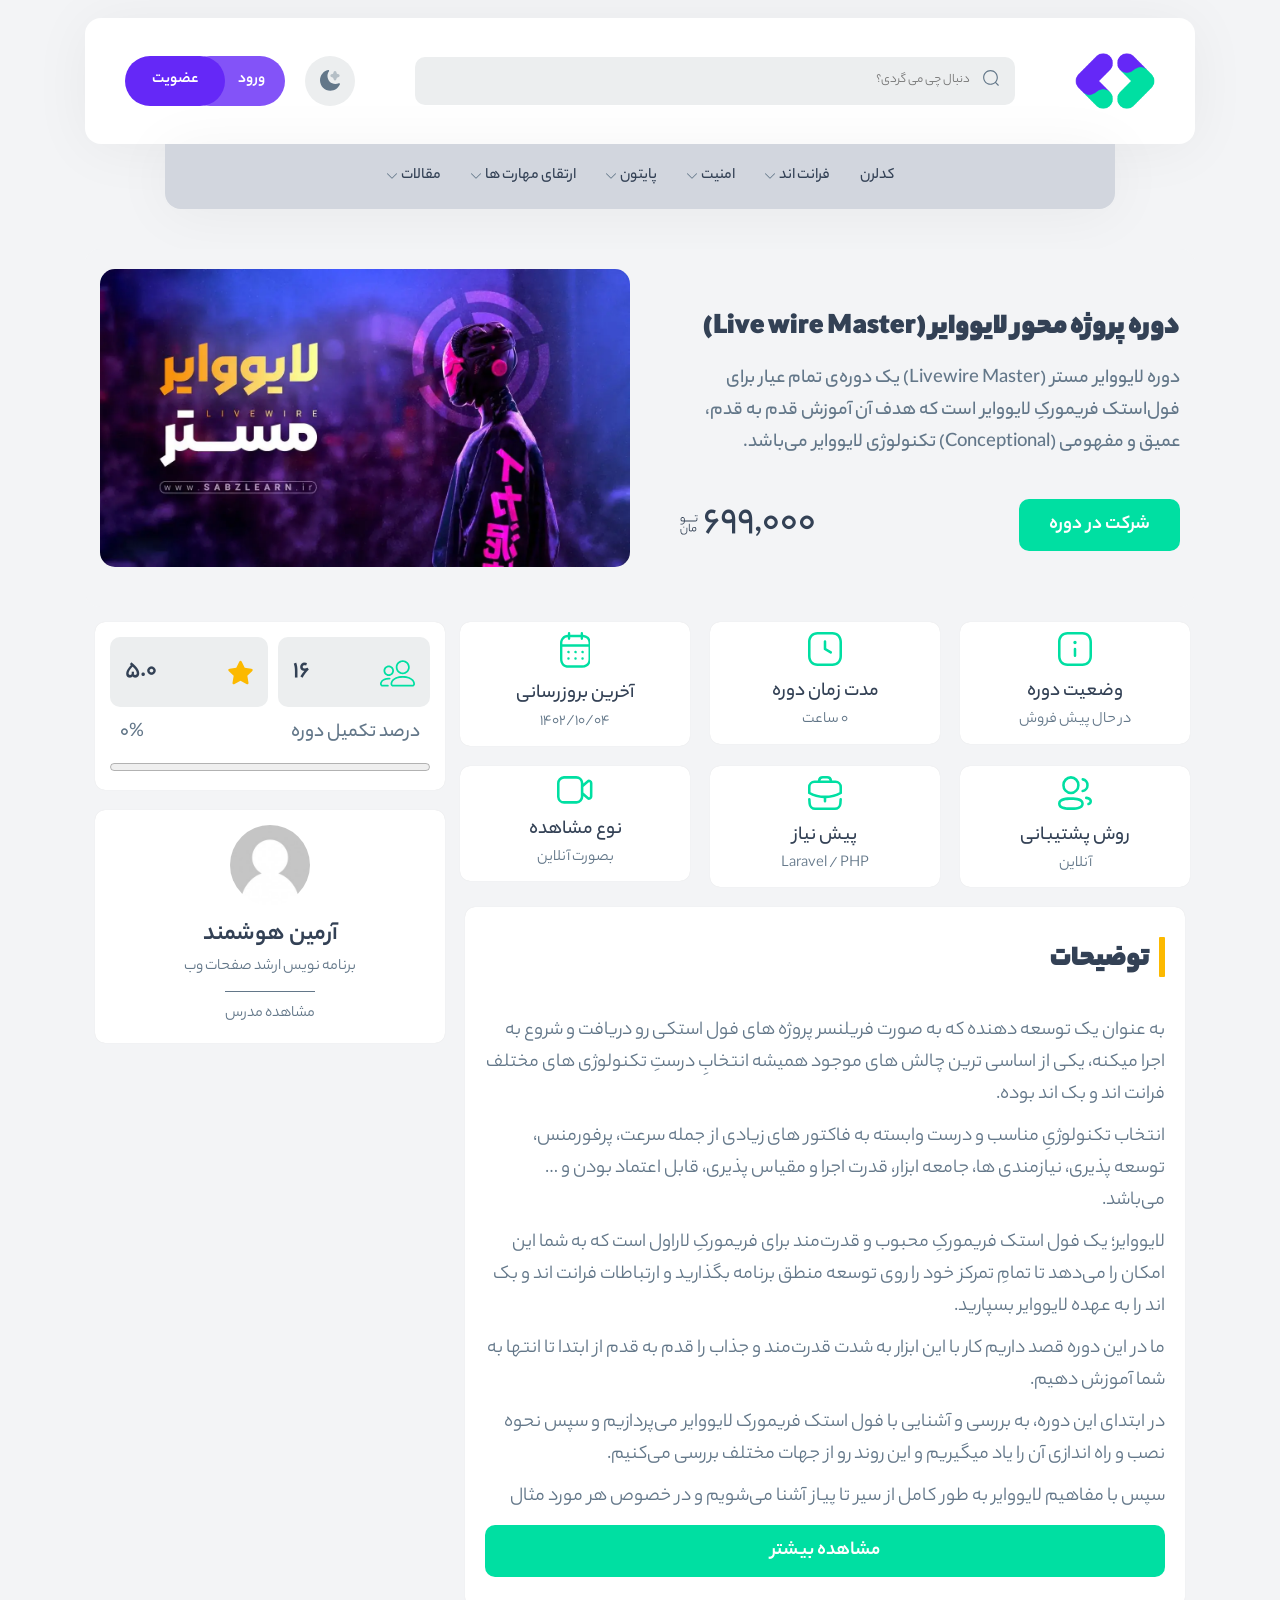
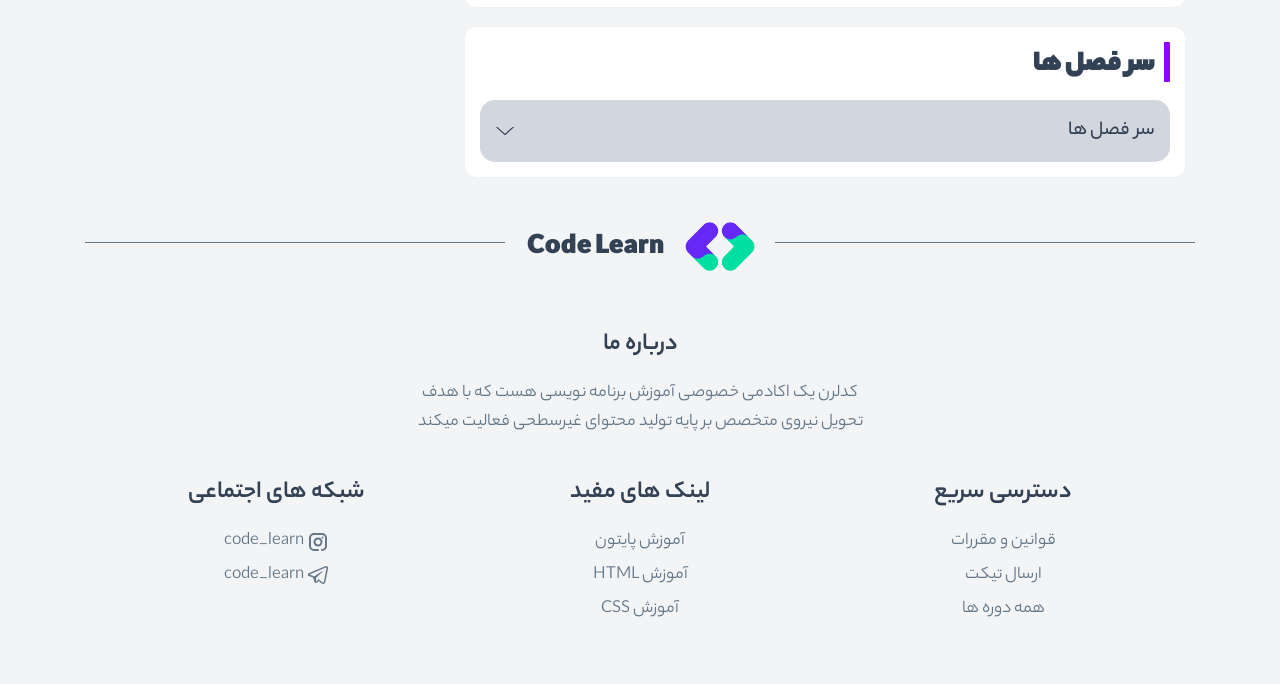
<file: course.html>
<html lang="fa" dir="rtl" xmlns="http://www.w3.org/1999/html">
<head>
    <meta charset="UTF-8">
    <meta name="viewport" content="width=device-width, user-scalable=no, initial-scale=1.0, maximum-scale=1.0, minimum-scale=1.0">
    <meta http-equiv="X-UA-Compatible" content="ie=edge">
    <title>کدلرن | Code Learn</title>
    <link rel="icon" type="image/png" href="images/logo-icon.png">
    <link rel="stylesheet" href="styles/fonts.css">
    <link rel="stylesheet" href="styles/app.css">
    <link rel="stylesheet" href="styles/responsive.css">
    <link rel="stylesheet" href="styles/grid.css">
</head>
<body>
    <div class="container">
		
		<nav class="nav">

            <div class="upper-part">

                <div class="nav__btn">
                    <span class="nav__btn-line"></span>
                </div>

                <a href="" class="app-logo">
                    <img src="images/logo.png" alt="کدلرن" class="app-logo__img">
                </a>

                <form action="" class="search">
                    <label class="search__lbl">
                        <input class="search__txt" type="text" placeholder="دنبال چی می گردی؟">
                        <button class="search__btn" type="submit">
                            <svg xmlns="http://www.w3.org/2000/svg" data-name="Layer 1" viewBox="0 0 1024 990" x="0px" y="0px">
                                <path fill=currentColor d="M948.8 902L801.9 755.2c63-73.3 100.9-168.6 100.9-272.7 0-231.8-187.9-419.7-419.9-419.7-231.8 0-419.7 187.9-419.7 419.7s187.9 419.7 419.7 419.7c104.2 0 199.4-37.8 272.7-100.8l146.9 146.7c6.4 6.4 14.7 9.6 23.1 9.6 8.3 0 16.7-3.3 23.2-9.6 12.7-12.6 12.7-33.2 0-46.1zM128.6 482.6c0-195.3 159-354.3 354.3-354.3 195.5 0 354.4 159 354.4 354.3 0 195.5-159 354.3-354.4 354.3-195.3 0-354.3-158.9-354.3-354.3z"/>
                            </svg>
                        </button>
                    </label>
                </form>

                <div class="wrapper">

                    <div class="change-mode">
                        <svg width="20" height="21"  viewBox="0 0 20 21" fill="none" xmlns="http://www.w3.org/2000/svg">
                            <path fill-rule="evenodd" clip-rule="evenodd" d="M19.9358 14.3652C20.0691 14.0415 19.9906 13.6679 19.7389 13.4276C19.4872 13.1873 19.115 13.1308 18.8051 13.2857C17.7584 13.8091 16.5801 14.1034 15.3317 14.1034C10.9835 14.1034 7.45846 10.5246 7.45846 6.1098C7.45846 4.32254 8.0352 2.67449 9.01033 1.34372C9.21644 1.06244 9.22917 0.680892 9.04229 0.386091C8.85541 0.0912907 8.50809 -0.054977 8.17055 0.0189828C3.50017 1.04235 2.17361e-07 5.25905 0 10.3077C-2.50276e-07 16.1208 4.64155 20.8333 10.3672 20.8333C14.6778 20.8333 18.372 18.1625 19.9358 14.3652Z" fill="currentColor"></path>
                            <path fill-rule="evenodd" clip-rule="evenodd" d="M13.0928 3.67116L13.7596 1.84183C13.9751 1.25035 14.4797 0.939795 14.9987 0.910156C15.5177 0.939795 16.0222 1.25035 16.2378 1.84183L16.9045 3.67116L18.7063 4.34807C19.9329 4.8089 19.9329 6.57032 18.7063 7.03114L16.9045 7.70806L16.2378 9.53738C16.0222 10.1289 15.5177 10.4394 14.9987 10.4691C14.4797 10.4394 13.9751 10.1289 13.7596 9.53738L13.0928 7.70806L11.2911 7.03114C10.0644 6.57032 10.0644 4.8089 11.2911 4.34807L13.0928 3.67116Z" fill="currentColor" fill-opacity="0.4"></path>
                        </svg>
                    </div>

                    <a href="" class="login-mobile">
                        <svg xmlns="http://www.w3.org/2000/svg" class="svg-icon" style="width: 1.8em; height: 1.8em;vertical-align: middle;fill: currentColor;overflow: hidden;" viewBox="0 0 1024 1024" version="1.1"><path d="M843.282963 870.115556c-8.438519-140.515556-104.296296-257.422222-233.908148-297.14963C687.881481 536.272593 742.4 456.533333 742.4 364.088889c0-127.241481-103.158519-230.4-230.4-230.4S281.6 236.847407 281.6 364.088889c0 92.444444 54.518519 172.183704 133.12 208.877037-129.611852 39.727407-225.46963 156.634074-233.908148 297.14963-0.663704 10.903704 7.964444 20.195556 18.962963 20.195556l0 0c9.955556 0 18.299259-7.774815 18.962963-17.73037C227.745185 718.506667 355.65037 596.385185 512 596.385185s284.254815 122.121481 293.357037 276.195556c0.568889 9.955556 8.912593 17.73037 18.962963 17.73037C835.318519 890.311111 843.946667 881.019259 843.282963 870.115556zM319.525926 364.088889c0-106.287407 86.186667-192.474074 192.474074-192.474074s192.474074 86.186667 192.474074 192.474074c0 106.287407-86.186667 192.474074-192.474074 192.474074S319.525926 470.376296 319.525926 364.088889z"/></svg>
                    </a>

                    <div class="login-signup">
                        <a href="login-signup.html" class="log-in">ورود</a>
                        <a href="login-signup.html" class="sign-up">عضویت</a>
                    </div>

                    <div class="profile">

                        <img src="images/profile.png" alt="" class="profile__img">

                        <div class="profile-box">

                            <div class="profile-box__header">

                                <div class="profile-box__user">
                                    <a href="#" class="user__link">
                                        <img src="images/profile.png" alt="" class="user__img">
                                    </a>
                                    <span class="user__name"><></span>
                                </div>

                                <div class="wallet">
                                        <span class="wrapper-wallet">
                                            <svg xmlns="http://www.w3.org/2000/svg" class="svg-icon" style="width: 1.5em; height: 1.5em;vertical-align: middle;fill: currentColor;overflow: hidden;" viewBox="0 0 1024 1024" version="1.1"><path d="M748.8 603.733333m-32 0a32 32 0 1 0 64 0 32 32 0 1 0-64 0Z" fill=currentColor /><path d="M949.333333 405.333333c0-34.133333-17.066667-64-44.8-81.066666v-78.933334c0-49.066667-40.533333-89.6-89.6-89.6H576V149.333333c-6.4-12.8-19.2-21.333333-32-25.6-12.8-4.266667-27.733333-2.133333-40.533333 6.4l-32 19.2-305.066667-2.133333c-49.066667 0-89.6 40.533333-91.733333 89.6v23.466667c0 6.4 0 10.666667 2.133333 14.933333v516.266667c0 53.333333 44.8 98.133333 98.133333 98.133333h268.8c12.8 0 21.333333-8.533333 21.333334-21.333333s-8.533333-21.333333-21.333334-21.333334H172.8c-29.866667 0-55.466667-25.6-55.466667-55.466666V337.066667c12.8 8.533333 27.733333 12.8 44.8 12.8H853.333333c29.866667 0 55.466667 25.6 55.466667 55.466666v85.333334H686.933333c-49.066667 0-87.466667 38.4-87.466666 87.466666V618.666667c0 49.066667 38.4 87.466667 87.466666 87.466666h219.733334v87.466667c0 14.933333-6.4 27.733333-17.066667 38.4s-23.466667 17.066667-38.4 17.066667h-198.4c-12.8 0-21.333333 8.533333-21.333333 21.333333s8.533333 21.333333 21.333333 21.333333H853.333333c25.6 0 51.2-10.666667 70.4-29.866666 19.2-19.2 29.866667-42.666667 29.866667-70.4L949.333333 405.333333zM209.066667 307.2H162.133333c-12.8 0-23.466667-4.266667-32-12.8-6.4-6.4-10.666667-14.933333-12.8-21.333333V256 236.8c0-25.6 21.333333-46.933333 49.066667-46.933333l234.666667 2.133333-192 115.2z m83.2 0l234.666666-140.8c2.133333-2.133333 6.4-2.133333 6.4 0 2.133333 0 4.266667 2.133333 6.4 4.266667l76.8 136.533333H292.266667z m552.533333 0h-179.2l-64-113.066667h213.333333c25.6 0 46.933333 21.333333 46.933334 46.933334v64c-4.266667 0-8.533333-2.133333-12.8-2.133334h-4.266667z m-157.866667 356.266667c-25.6 0-44.8-19.2-44.8-44.8v-40.533334c0-25.6 19.2-44.8 44.8-44.8h219.733334v130.133334H686.933333z" fill=currentColor /><path d="M548.266667 868.266667m-32 0a32 32 0 1 0 64 0 32 32 0 1 0-64 0Z" fill=currentColor /></svg>
                                            کیف پول
                                        </span>
                                    <div class="inventory">
                                            <span class="wrapper-inventory">
                                                0
                                                <svg width="15" height="16" viewBox="0 0 9 10" fill="none" xmlns="http://www.w3.org/2000/svg">
                                                    <path d="M0.874343 3.99165C1.02826 3.99165 1.1599 3.96938 1.26926 3.92482C1.38267 3.88432 1.47583 3.82761 1.54874 3.7547C1.62165 3.6818 1.67835 3.59471 1.71886 3.49345C1.75936 3.39624 1.78366 3.29296 1.79176 3.18359H1.37862C1.168 3.18359 0.995855 3.16132 0.862191 3.11676C0.728527 3.07221 0.623216 3.0074 0.546258 2.92234C0.4693 2.83323 0.414619 2.7259 0.382216 2.60033C0.353863 2.47477 0.339686 2.333 0.339686 2.17504C0.339686 2.01707 0.361964 1.86923 0.406518 1.73152C0.451073 1.58975 0.51588 1.46621 0.600939 1.3609C0.690048 1.25559 0.79941 1.17256 0.929023 1.1118C1.05864 1.04699 1.2085 1.01459 1.37862 1.01459C1.51634 1.01459 1.64595 1.03687 1.76746 1.08142C1.89302 1.12598 2.00239 1.19686 2.09555 1.29407C2.18871 1.39128 2.26161 1.51684 2.31427 1.67076C2.37097 1.82468 2.39933 2.01302 2.39933 2.23579V2.51527H2.89145C2.98056 2.51527 3.02512 2.62261 3.02512 2.83728C3.02512 3.06816 2.98056 3.18359 2.89145 3.18359H2.38718C2.37908 3.38206 2.33857 3.57041 2.26566 3.74863C2.19276 3.92685 2.0915 4.08279 1.96188 4.21645C1.83632 4.35012 1.68443 4.45543 1.50621 4.53239C1.32799 4.61339 1.12749 4.6539 0.904721 4.6539H0.291081L0.254628 3.99165H0.874343ZM0.935099 2.13251C0.935099 2.27427 0.965477 2.37351 1.02623 2.43021C1.09104 2.48692 1.2166 2.51527 1.40292 2.51527H1.80392V2.22972C1.80392 2.0191 1.76341 1.87126 1.6824 1.7862C1.60544 1.70114 1.49608 1.65861 1.35432 1.65861C1.22065 1.65861 1.11737 1.69911 1.04446 1.78012C0.971553 1.86113 0.935099 1.97859 0.935099 2.13251ZM3.89142 2.51527C3.94407 2.51527 3.9785 2.54363 3.99471 2.60033C4.01496 2.65299 4.02508 2.73197 4.02508 2.83728C4.02508 2.95474 4.01496 3.04183 3.99471 3.09853C3.9785 3.15524 3.94407 3.18359 3.89142 3.18359H2.88894C2.83628 3.18359 2.80185 3.15727 2.78565 3.10461C2.7654 3.0479 2.75527 2.9669 2.75527 2.86158C2.75527 2.74412 2.7654 2.65704 2.78565 2.60033C2.80185 2.54363 2.83628 2.51527 2.88894 2.51527H3.89142ZM4.89414 2.51527C4.94679 2.51527 4.98122 2.54363 4.99742 2.60033C5.01767 2.65299 5.0278 2.73197 5.0278 2.83728C5.0278 2.95474 5.01767 3.04183 4.99742 3.09853C4.98122 3.15524 4.94679 3.18359 4.89414 3.18359H3.89166C3.839 3.18359 3.80457 3.15727 3.78837 3.10461C3.76812 3.0479 3.75799 2.9669 3.75799 2.86158C3.75799 2.74412 3.76812 2.65704 3.78837 2.60033C3.80457 2.54363 3.839 2.51527 3.89166 2.51527H4.89414ZM5.89685 2.51527C5.94951 2.51527 5.98394 2.54363 6.00014 2.60033C6.02039 2.65299 6.03052 2.73197 6.03052 2.83728C6.03052 2.95474 6.02039 3.04183 6.00014 3.09853C5.98394 3.15524 5.94951 3.18359 5.89685 3.18359H4.89437C4.84172 3.18359 4.80729 3.15727 4.79109 3.10461C4.77084 3.0479 4.76071 2.9669 4.76071 2.86158C4.76071 2.74412 4.77084 2.65704 4.79109 2.60033C4.80729 2.54363 4.84172 2.51527 4.89437 2.51527H5.89685ZM6.89957 2.51527C6.95223 2.51527 6.98666 2.54363 7.00286 2.60033C7.02311 2.65299 7.03324 2.73197 7.03324 2.83728C7.03324 2.95474 7.02311 3.04183 7.00286 3.09853C6.98666 3.15524 6.95223 3.18359 6.89957 3.18359H5.89709C5.84444 3.18359 5.81001 3.15727 5.79381 3.10461C5.77355 3.0479 5.76343 2.9669 5.76343 2.86158C5.76343 2.74412 5.77355 2.65704 5.79381 2.60033C5.81001 2.54363 5.84444 2.51527 5.89709 2.51527H6.89957ZM7.45877 2.51527C7.73015 2.51527 7.86584 2.38363 7.86584 2.12036V1.40343H8.48555V2.16289C8.48555 2.49907 8.40049 2.75425 8.23037 2.92842C8.06026 3.09853 7.82128 3.18359 7.51345 3.18359H6.89981C6.84715 3.18359 6.81273 3.15727 6.79652 3.10461C6.77627 3.0479 6.76615 2.9669 6.76615 2.86158C6.76615 2.74412 6.77627 2.65704 6.79652 2.60033C6.81273 2.54363 6.84715 2.51527 6.89981 2.51527H7.45877ZM8.50378 0.692582H7.87191V0.0971694H8.50378V0.692582ZM7.63496 0.692582H7.0031V0.0971694H7.63496V0.692582ZM3.62053 8.0317C3.62053 8.26258 3.58408 8.47522 3.51117 8.66964C3.44231 8.86812 3.34105 9.04026 3.20739 9.18607C3.07777 9.33189 2.91778 9.4453 2.72741 9.52631C2.54109 9.61137 2.3325 9.6539 2.10162 9.6539H1.71886C1.26521 9.6539 0.912822 9.51416 0.661695 9.23468C0.410569 8.9552 0.285006 8.57243 0.285006 8.08638V6.99884H0.898645V8.06208C0.898645 8.20385 0.914847 8.33143 0.94725 8.44485C0.979654 8.55826 1.03028 8.65547 1.09914 8.73648C1.17205 8.81749 1.26521 8.88027 1.37862 8.92482C1.49608 8.96938 1.63785 8.99165 1.80392 8.99165H2.07124C2.24136 8.99165 2.38515 8.96533 2.50261 8.91267C2.62413 8.86407 2.72134 8.79521 2.79424 8.7061C2.8712 8.62104 2.92588 8.51978 2.95829 8.40232C2.99069 8.2889 3.00689 8.16739 3.00689 8.03778V6.40343H3.62053V8.0317ZM2.19276 6.3123H1.50621V5.69258H2.19276V6.3123ZM5.17841 8.18359C5.065 8.18359 4.95564 8.16942 4.85033 8.14106C4.74907 8.10866 4.65996 8.05601 4.583 7.9831C4.50604 7.91019 4.44528 7.81501 4.40073 7.69754C4.35617 7.57603 4.3339 7.42616 4.3339 7.24795V4.4167H4.95361V7.09605C4.95361 7.22567 4.98196 7.32895 5.03867 7.40591C5.09943 7.47882 5.18854 7.51527 5.306 7.51527H5.44574C5.53485 7.51527 5.5794 7.62261 5.5794 7.83728C5.5794 8.06816 5.53485 8.18359 5.44574 8.18359H5.17841ZM5.50085 7.51527C5.63856 7.51527 5.7459 7.48895 5.82286 7.43629C5.89981 7.37958 5.93829 7.28845 5.93829 7.16289V7.02922C5.93829 6.86721 5.96057 6.71734 6.00512 6.57963C6.05373 6.44191 6.12259 6.32445 6.2117 6.22724C6.30081 6.13003 6.40814 6.0551 6.5337 6.00244C6.66332 5.94573 6.80711 5.91738 6.96508 5.91738C7.13114 5.91738 7.27696 5.94573 7.40252 6.00244C7.53213 6.0551 7.63947 6.13205 7.72453 6.23331C7.80959 6.33052 7.8744 6.44799 7.91895 6.5857C7.96351 6.72342 7.98578 6.87328 7.98578 7.0353C7.98578 7.39984 7.89262 7.68337 7.7063 7.88589C7.52403 8.08436 7.27493 8.18359 6.959 8.18359C6.79698 8.18359 6.64104 8.15322 6.49118 8.09246C6.34536 8.02765 6.23397 7.92639 6.15702 7.78868C6.08006 7.94664 5.98082 8.05195 5.85931 8.10461C5.7378 8.15727 5.61831 8.18359 5.50085 8.18359H5.44617C5.39351 8.18359 5.35908 8.15727 5.34288 8.10461C5.32263 8.0479 5.3125 7.9669 5.3125 7.86158C5.3125 7.74412 5.32263 7.65704 5.34288 7.60033C5.35908 7.54363 5.39351 7.51527 5.44617 7.51527H5.50085ZM7.39037 7.07783C7.39037 6.94011 7.35797 6.82468 7.29316 6.73152C7.2324 6.63836 7.12102 6.59178 6.959 6.59178C6.80508 6.59178 6.6937 6.63836 6.62484 6.73152C6.56003 6.82063 6.52763 6.93809 6.52763 7.0839C6.52763 7.22567 6.56611 7.333 6.64307 7.40591C6.72002 7.47882 6.82534 7.51527 6.959 7.51527C7.24658 7.51527 7.39037 7.36946 7.39037 7.07783Z" fill=currentColor ></path>
                                                </svg>
                                            </span>
                                    </div>
                                </div>

                            </div>

                            <div class="profile-box__links">
                                <a href="" class="profile-box__link">
                                        <span class="profile-box__item">
                                            <svg xmlns="http://www.w3.org/2000/svg" class="svg-icon" style="width: 1.3em; height: 1.3em;vertical-align: middle;fill: currentColor;overflow: hidden;" viewBox="0 0 1024 1024" version="1.1"><path d="M956.998515 559.444569c-4.204765 4.189416-9.657964 6.332219-15.205307 6.332219-5.531993 0-10.984169-2.142803-15.189957-6.332219L512.004605 144.845922 97.421308 559.444569c-8.362458 8.394181-22.032806 8.394181-30.395264 0-8.394181-8.362458-8.394181-22.032806 0-30.395264l429.788603-429.788603c8.362458-8.394181 22.032806-8.394181 30.395264 0l429.788603 429.788603C965.392696 537.411763 965.392696 551.08211 956.998515 559.444569L956.998515 559.444569zM769.877767 931.049005 619.499851 931.049005c-11.879562 0-21.537526-9.561773-21.537526-21.441335s9.657964-21.537526 21.537526-21.537526L769.877767 888.070144c23.728424 0 42.97886-19.25146 42.97886-42.97886L812.856627 608.67583c0-11.799744 9.657964-21.457708 21.537526-21.457708s21.441335 9.657964 21.441335 21.457708l0 236.415454C855.835488 892.530736 817.317219 931.049005 769.877767 931.049005L769.877767 931.049005zM619.499851 716.154703 426.046884 716.154703l0 193.452967c0 11.879562-9.561773 21.441335-21.441335 21.441335L254.131443 931.049005c-47.424102 0-85.957721-38.518269-85.957721-85.957721L168.173722 436.840206c0-11.879562 9.657964-21.537526 21.537526-21.537526 11.799744 0 21.441335 9.657964 21.441335 21.537526l0 408.251078c0 23.728424 19.266809 42.97886 42.97886 42.97886l128.936581 0L383.068024 694.63355c0-11.799744 9.657964-21.457708 21.537526-21.457708l214.894302 0c11.799744 0 21.441335 9.657964 21.441335 21.457708C640.941186 706.59293 631.299595 716.154703 619.499851 716.154703L619.499851 716.154703z"/></svg>
                                            پیشخوان
                                        </span>
                                </a>
                                <a href="" class="profile-box__link">
                                        <span class="profile-box__item">
                                            <svg xmlns="http://www.w3.org/2000/svg" class="svg-icon" style="width: 1.3em; height: 1em;vertical-align: middle;fill: currentColor;overflow: hidden;" viewBox="0 0 1024 1024" version="1.1"><path d="M960.975595 272.065396l0-61.152778c0-33.789571-27.496238-61.275575-61.285808-61.275575l-529.86795 0c-0.818645-0.429789-3.499707-2.148943-8.258081-8.135284-4.91187-6.170536-9.915837-14.152325-15.20633-22.604834-15.687284-25.009603-31.906687-50.878784-58.809407-50.878784L63.085804 68.01814c-33.779338 0-61.275575 27.486004-61.275575 61.275575l0 693.801603c0 0.337691 0.010233 0.685615 0.030699 1.023306 0.010233 0.245593 0.030699 0.50142 0.051165 0.76748 0.020466 0.225127 0.040932 0.450255 0.071631 0.675382 0.010233 0.112564 0.030699 0.225127 0.051165 0.347924 0.010233 0.173962 0.040932 0.337691 0.071631 0.511653 0.051165 0.276293 0.102331 0.552585 0.153496 0.818645 0.040932 0.225127 0.092098 0.460488 0.153496 0.685615 0.173962 0.685615 0.36839 1.350764 0.603751 2.015913 0.102331 0.26606 0.204661 0.532119 0.306992 0.798179 0.081864 0.204661 0.173962 0.409322 0.255827 0.613984 0.051165 0.092098 0.092098 0.194428 0.13303 0.296759 0.102331 0.214894 0.214894 0.440022 0.327458 0.654916 0.173962 0.347924 0.36839 0.695848 0.573051 1.043772 0.081864 0.153496 0.173962 0.306992 0.26606 0.450255 0.849344 1.381463 1.862417 2.660596 3.018753 3.806699 0.163729 0.163729 0.327458 0.327458 0.50142 0.480954 0.286526 0.26606 0.583285 0.521886 0.880043 0.76748 0.255827 0.204661 0.511653 0.409322 0.777713 0.613984 0.26606 0.194428 0.532119 0.388856 0.798179 0.562818 0.26606 0.184195 0.532119 0.358157 0.808412 0.521886 0.317225 0.194428 0.644683 0.378623 0.982374 0.552585 0.184195 0.112564 0.378623 0.204661 0.573051 0.306992 0.204661 0.092098 0.409322 0.194428 0.603751 0.286526 0.010233 0 0.020466 0 0.020466 0 0.26606 0.122797 0.542352 0.245593 0.818645 0.347924 0.552585 0.225127 1.115404 0.429789 1.698688 0.603751 0.573051 0.173962 1.166569 0.327458 1.77032 0.450255 0.757247 0.153496 1.50426 0.26606 2.251274 0.337691 0.624217 0.061398 1.248434 0.092098 1.87265 0.092098l0.061398 0c0.347924 0 0.685615-0.010233 1.033539-0.030699 0.245593 0 0.491187-0.020466 0.73678-0.051165 0.245593-0.020466 0.50142-0.040932 0.747014-0.081864 0.081864 0 0.163729-0.010233 0.23536-0.030699 0.214894-0.020466 0.429789-0.051165 0.644683-0.092098 0.26606-0.040932 0.521886-0.092098 0.777713-0.143263 0.194428-0.040932 0.388856-0.081864 0.583285-0.143263 0.716314-0.163729 1.412163-0.36839 2.097778-0.613984 0.26606-0.102331 0.532119-0.204661 0.798179-0.306992 0.26606-0.112564 0.521886-0.214894 0.777713-0.337691 0.010233 0 0.020466 0 0.020466 0 0.26606-0.122797 0.511653-0.245593 0.76748-0.378623 0.358157-0.173962 0.706081-0.358157 1.043772-0.573051 0.153496-0.081864 0.306992-0.173962 0.450255-0.26606 0.798179-0.480954 1.555425-1.023306 2.281973-1.627057 0.255827-0.204661 0.50142-0.419556 0.747014-0.644683 0.23536-0.214894 0.470721-0.440022 0.706081-0.675382 0.23536-0.23536 0.460488-0.470721 0.675382-0.706081 0.225127-0.245593 0.440022-0.491187 0.644683-0.747014 0.204661-0.255827 0.409322-0.511653 0.613984-0.777713 0.010233-0.010233 0.010233-0.010233 0.010233-0.010233 0.378623-0.521886 0.747014-1.064238 1.084705-1.616824 0.173962-0.286526 0.337691-0.573051 0.491187-0.859577 0.13303-0.245593 0.26606-0.491187 0.388856-0.73678 0.040932-0.092098 0.092098-0.184195 0.13303-0.276293 0.092098-0.204661 0.184195-0.409322 0.276293-0.624217 0.102331-0.214894 0.194428-0.450255 0.276293-0.675382 0.081864-0.194428 0.153496-0.388856 0.225127-0.583285 0.020466-0.071631 0.051165-0.143263 0.071631-0.225127 0.081864-0.225127 0.153496-0.460488 0.225127-0.695848 0.173962-0.573051 0.327458-1.166569 0.450255-1.77032l0.020466-0.102331 102.443184-491.678162 0-2.108011c0-11.215436 9.117658-20.343327 20.343327-20.343327l795.794531 0c10.683317 0 19.48375 8.28878 20.281929 18.787902l-101.542674 548.31816-0.081864 0.450255c-0.061398 0.317225-0.112564 0.63445-0.153496 0.941442-0.040932 0.296759-0.071631 0.583285-0.102331 0.86981-0.020466 0.286526-0.051165 0.573051-0.061398 0.859577-0.020466 0.327458-0.030699 0.665149-0.030699 0.992607l0 0.081864c-0.010233 11.205203-9.127891 20.322861-20.343327 20.322861l-596.034928 0c-11.307533 0-20.466124 9.15859-20.466124 20.466124 0 11.2973 9.15859 20.466124 20.466124 20.466124l596.034928 0c33.073256 0 60.109006-26.339902 61.234643-59.136865l0-0.010233 101.726869-549.341466 0.347924-1.841951 0-1.882883C1022.189771 299.571866 994.724233 272.096095 960.975595 272.065396zM920.043347 272.065396l-754.923682 0c-33.011858 0-60.016909 26.237571-61.234643 58.962903l-61.142545 293.494451 0-495.229035c0-11.215436 9.127891-20.343327 20.343327-20.343327l224.042659 0c0.706081 0.306992 3.50994 1.821485 8.677637 8.217149 5.157463 6.385431 10.601452 15.0733 15.871479 23.474644 15.380292 24.549116 31.292704 49.927109 57.489342 49.927109l530.522865 0c11.225669 0 20.35356 9.127891 20.35356 20.343327L920.043347 272.065396 920.043347 272.065396z"/><path d="M16.341177 842.650699c-0.573051-0.173962-1.146103-0.36839-1.698688-0.603751C15.195074 842.272076 15.757892 842.476737 16.341177 842.650699z"/></svg>
                                            دوره های من
                                        </span>
                                </a>
                                <a href="" class="profile-box__link">
                                        <span class="profile-box__item">
                                            <svg xmlns="http://www.w3.org/2000/svg" class="svg-icon" style="width: 1.3em; height: 1.3em;vertical-align: middle;fill: currentColor;overflow: hidden;" viewBox="0 0 1024 1024" version="1.1"><path d="M843.282963 870.115556c-8.438519-140.515556-104.296296-257.422222-233.908148-297.14963C687.881481 536.272593 742.4 456.533333 742.4 364.088889c0-127.241481-103.158519-230.4-230.4-230.4S281.6 236.847407 281.6 364.088889c0 92.444444 54.518519 172.183704 133.12 208.877037-129.611852 39.727407-225.46963 156.634074-233.908148 297.14963-0.663704 10.903704 7.964444 20.195556 18.962963 20.195556l0 0c9.955556 0 18.299259-7.774815 18.962963-17.73037C227.745185 718.506667 355.65037 596.385185 512 596.385185s284.254815 122.121481 293.357037 276.195556c0.568889 9.955556 8.912593 17.73037 18.962963 17.73037C835.318519 890.311111 843.946667 881.019259 843.282963 870.115556zM319.525926 364.088889c0-106.287407 86.186667-192.474074 192.474074-192.474074s192.474074 86.186667 192.474074 192.474074c0 106.287407-86.186667 192.474074-192.474074 192.474074S319.525926 470.376296 319.525926 364.088889z"/></svg>
                                            جزئیات حساب
                                        </span>
                                </a>
                            </div>

                            <div class="profile-box__exit">
                                <a href="" class="profile-box__link">
                                        <span class="exit">
                                            <svg xmlns="http://www.w3.org/2000/svg" class="svg-icon" style="width: 1.4em; height: 1.4em;vertical-align: middle;fill: currentColor;overflow: hidden;" viewBox="0 0 1024 1024" version="1.1"><path d="M918.4 489.6l-160-160c-12.8-12.8-32-12.8-44.8 0-12.8 12.8-12.8 32 0 44.8l105.6 105.6L512 480c-19.2 0-32 12.8-32 32s12.8 32 32 32l307.2 0-105.6 105.6c-12.8 12.8-12.8 32 0 44.8 6.4 6.4 12.8 9.6 22.4 9.6 9.6 0 16-3.2 22.4-9.6l160-163.2c0 0 0-3.2 3.2-3.2C931.2 518.4 931.2 499.2 918.4 489.6z"/><path d="M832 736c-19.2 0-32 12.8-32 32l0 64c0 19.2-12.8 32-32 32L224 864c-19.2 0-32-12.8-32-32L192 192c0-19.2 12.8-32 32-32l544 0c19.2 0 32 12.8 32 32l0 64c0 19.2 12.8 32 32 32s32-12.8 32-32L864 192c0-54.4-41.6-96-96-96L224 96C169.6 96 128 137.6 128 192l0 640c0 54.4 41.6 96 96 96l544 0c54.4 0 96-41.6 96-96l0-64C864 748.8 851.2 736 832 736z"/></svg>
                                            خروج
                                        </span>
                                </a>
                            </div>

                        </div>

                    </div>
                </div>
            </div>


            <div class="navigation">

                <button class="navigation__exit">
                    <svg width="18" height="18" viewBox="0 0 18 18" fill="none" xmlns="http://www.w3.org/2000/svg">
                        <path d="M16 2L9 9M9 9L2 16M9 9L16 16M9 9L2 2" stroke="#353F53" stroke-width="2.88235" stroke-linecap="round" stroke-linejoin="round"></path>
                    </svg>
                </button>

                <div class="navigation__wrapper">
                    <img src="images/logo.png" alt="کدلرن" class="navigation__logo">
                    <span class="navigation__title">Code Learn</span>
                </div>

                <form action="" class="navigation-search">
                    <label class="navigation-search__lbl">
                        <input class="navigation-search__txt" type="text" placeholder="دنبال چی می گردی؟">
                        <button class="navigation-search__btn" type="submit">
                            <img src="images/icons/search.svg" class="navigation-search__img" alt="search">
                        </button>
                    </label>
                </form>

                <ul class="navigation__menu">

                    <li class="navigation__item">
                        <a href="" class="navigation__link">کدلرن</a>
                    </li>

                    <li class="navigation__item" data-content-id="#front">
                        <div class="nav-link_wrapper">
                            <span class="navigation__link">فرانت اند</span>
                            <svg xmlns="http://www.w3.org/2000/svg" xmlns:xlink="http://www.w3.org/1999/xlink" fill=currentColor height="10px" width="10px" version="1.1" id="Layer_1" viewBox="0 0 330 330" xml:space="preserve">
                                     <path id="XMLID_225_" d="M325.607,79.393c-5.857-5.857-15.355-5.858-21.213,0.001l-139.39,139.393L25.607,79.393  c-5.857-5.857-15.355-5.858-21.213,0.001c-5.858,5.858-5.858,15.355,0,21.213l150.004,150c2.813,2.813,6.628,4.393,10.606,4.393  s7.794-1.581,10.606-4.394l149.996-150C331.465,94.749,331.465,85.251,325.607,79.393z"/>
                                 </svg>
                        </div>
                        <div class="item__nav-menu" id="front">
                            <a href="#" class="item__link">آموزش HTML</a>
                            <a href="#" class="item__link">آموزش CSS</a>
                            <a href="#" class="item__link">آموزش FlexBox</a>
                            <a href="#" class="item__link">آموزش اصولی طراحی قالب</a>
                        </div>
                    </li>

                    <li class="navigation__item" data-content-id="#security">
                        <div class="nav-link_wrapper">
                            <span class="navigation__link" >امنیت</span>
                            <svg xmlns="http://www.w3.org/2000/svg" xmlns:xlink="http://www.w3.org/1999/xlink" fill=currentColor height="10px" width="10px" version="1.1" id="Layer_1" viewBox="0 0 330 330" xml:space="preserve">
                                    <path id="XMLID_225_" d="M325.607,79.393c-5.857-5.857-15.355-5.858-21.213,0.001l-139.39,139.393L25.607,79.393  c-5.857-5.857-15.355-5.858-21.213,0.001c-5.858,5.858-5.858,15.355,0,21.213l150.004,150c2.813,2.813,6.628,4.393,10.606,4.393  s7.794-1.581,10.606-4.394l149.996-150C331.465,94.749,331.465,85.251,325.607,79.393z"/>
                                </svg>
                        </div>
                        <div class="item__nav-menu" id="security">
                            <a href="#" class="item__link">نقشه راه ورود به دنیای هک و امنیت</a>
                            <a href="#" class="item__link">شبکه با گرایش امنیت</a>
                            <a href="#" class="item__link">لینوکس با گرایش امنیت</a>
                            <a href="#" class="item__link">آموزش پایتون سیاه</a>
                        </div>
                    </li>

                    <li class="navigation__item" data-content-id="#python">
                        <div class="nav-link_wrapper">
                            <span class="navigation__link" >پایتون</span>
                            <svg xmlns="http://www.w3.org/2000/svg" xmlns:xlink="http://www.w3.org/1999/xlink" fill=currentColor height="10px" width="10px" version="1.1" id="Layer_1" viewBox="0 0 330 330" xml:space="preserve">
                                    <path id="XMLID_225_" d="M325.607,79.393c-5.857-5.857-15.355-5.858-21.213,0.001l-139.39,139.393L25.607,79.393  c-5.857-5.857-15.355-5.858-21.213,0.001c-5.858,5.858-5.858,15.355,0,21.213l150.004,150c2.813,2.813,6.628,4.393,10.606,4.393  s7.794-1.581,10.606-4.394l149.996-150C331.465,94.749,331.465,85.251,325.607,79.393z"/>
                                </svg>
                        </div>
                        <div class="item__nav-menu" id="python">
                            <a href="#" class="item__link">دوره آموزش پایتون</a>
                            <a href="#" class="item__link">پروژه های کاربردی با پایتون</a>
                            <a href="#" class="item__link">متخصص جنگو</a>
                        </div>
                    </li>

                    <li class="navigation__item" data-content-id="#skill-up">
                        <div class="nav-link_wrapper">
                            <span class="navigation__link">ارتقای مهارت ها</span>
                            <svg xmlns="http://www.w3.org/2000/svg" xmlns:xlink="http://www.w3.org/1999/xlink" fill=currentColor height="10px" width="10px" version="1.1" id="Layer_1" viewBox="0 0 330 330" xml:space="preserve">
                                    <path id="XMLID_225_" d="M325.607,79.393c-5.857-5.857-15.355-5.858-21.213,0.001l-139.39,139.393L25.607,79.393  c-5.857-5.857-15.355-5.858-21.213,0.001c-5.858,5.858-5.858,15.355,0,21.213l150.004,150c2.813,2.813,6.628,4.393,10.606,4.393  s7.794-1.581,10.606-4.394l149.996-150C331.465,94.749,331.465,85.251,325.607,79.393z"/>
                                </svg>
                        </div>
                        <div class="item__nav-menu" id="skill-up">
                            <a href="#" class="item__link">الگوریتم و ساختمان داده</a>
                            <a href="#" class="item__link">گیت و گیتهاب</a>
                            <a href="#" class="item__link">آموزش کاربردی Vscode</a>
                        </div>
                    </li>

                    <li class="navigation__item" data-content-id="#articles">
                        <div class="nav-link_wrapper">
                            <span class="navigation__link">مقالات</span>
                            <svg xmlns="http://www.w3.org/2000/svg" xmlns:xlink="http://www.w3.org/1999/xlink" fill=currentColor height="10px" width="10px" version="1.1" id="Layer_1" viewBox="0 0 330 330" xml:space="preserve">
                                    <path id="XMLID_225_" d="M325.607,79.393c-5.857-5.857-15.355-5.858-21.213,0.001l-139.39,139.393L25.607,79.393  c-5.857-5.857-15.355-5.858-21.213,0.001c-5.858,5.858-5.858,15.355,0,21.213l150.004,150c2.813,2.813,6.628,4.393,10.606,4.393  s7.794-1.581,10.606-4.394l149.996-150C331.465,94.749,331.465,85.251,325.607,79.393z"/>
                                </svg>
                        </div>
                        <div class="item__nav-menu" id="articles">
                            <a href="#" class="item__link">اچ تی ام ال</a>
                            <a href="#" class="item__link">بوت استرپ</a>
                            <a href="#" class="item__link">پروژه های برنامه نویسی</a>
                            <a href="#" class="item__link">طراحی سایت</a>
                            <a href="#" class="item__link">جی کوئری</a>
                        </div>
                    </li>

                </ul>

                <div class="change-mode">
                    <svg width="20" height="21" viewBox="0 0 20 21" fill="none" xmlns="http://www.w3.org/2000/svg">
                        <path fill-rule="evenodd" clip-rule="evenodd" d="M19.9358 14.3652C20.0691 14.0415 19.9906 13.6679 19.7389 13.4276C19.4872 13.1873 19.115 13.1308 18.8051 13.2857C17.7584 13.8091 16.5801 14.1034 15.3317 14.1034C10.9835 14.1034 7.45846 10.5246 7.45846 6.1098C7.45846 4.32254 8.0352 2.67449 9.01033 1.34372C9.21644 1.06244 9.22917 0.680892 9.04229 0.386091C8.85541 0.0912907 8.50809 -0.054977 8.17055 0.0189828C3.50017 1.04235 2.17361e-07 5.25905 0 10.3077C-2.50276e-07 16.1208 4.64155 20.8333 10.3672 20.8333C14.6778 20.8333 18.372 18.1625 19.9358 14.3652Z" fill="currentColor"></path>
                        <path fill-rule="evenodd" clip-rule="evenodd" d="M13.0928 3.67116L13.7596 1.84183C13.9751 1.25035 14.4797 0.939795 14.9987 0.910156C15.5177 0.939795 16.0222 1.25035 16.2378 1.84183L16.9045 3.67116L18.7063 4.34807C19.9329 4.8089 19.9329 6.57032 18.7063 7.03114L16.9045 7.70806L16.2378 9.53738C16.0222 10.1289 15.5177 10.4394 14.9987 10.4691C14.4797 10.4394 13.9751 10.1289 13.7596 9.53738L13.0928 7.70806L11.2911 7.03114C10.0644 6.57032 10.0644 4.8089 11.2911 4.34807L13.0928 3.67116Z" fill="currentColor" fill-opacity="0.4"></path>
                    </svg>
                </div>

            </div>

            <div class="lower-part">

                <ul class="menu">

                    <li class="menu__item">
                        <a href="#" class="menu__link">کدلرن</a>
                    </li>

                    <li class="menu__item">
                        <a href="" class="menu__link">فرانت اند</a>
                        <svg xmlns="http://www.w3.org/2000/svg" xmlns:xlink="http://www.w3.org/1999/xlink" fill=currentColor height="10px" width="10px" version="1.1" id="Layer_1" viewBox="0 0 330 330" xml:space="preserve">
                                    <path d="M325.607,79.393c-5.857-5.857-15.355-5.858-21.213,0.001l-139.39,139.393L25.607,79.393  c-5.857-5.857-15.355-5.858-21.213,0.001c-5.858,5.858-5.858,15.355,0,21.213l150.004,150c2.813,2.813,6.628,4.393,10.606,4.393  s7.794-1.581,10.606-4.394l149.996-150C331.465,94.749,331.465,85.251,325.607,79.393z"/>
                                </svg>
                        <div class="item__menu">
                            <a href="#" class="item__link">آموزش HTML</a>
                            <a href="#" class="item__link">آموزش CSS</a>
                            <a href="#" class="item__link">آموزش FlexBox</a>
                            <a href="#" class="item__link">آموزش اصولی طراحی قالب</a>
                        </div>
                    </li>

                    <li class="menu__item">
                        <a href="#" class="menu__link">امنیت</a>
                        <svg xmlns="http://www.w3.org/2000/svg" xmlns:xlink="http://www.w3.org/1999/xlink" fill=currentColor height="10px" width="10px" version="1.1" id="Layer_1" viewBox="0 0 330 330" xml:space="preserve">
                                <path d="M325.607,79.393c-5.857-5.857-15.355-5.858-21.213,0.001l-139.39,139.393L25.607,79.393  c-5.857-5.857-15.355-5.858-21.213,0.001c-5.858,5.858-5.858,15.355,0,21.213l150.004,150c2.813,2.813,6.628,4.393,10.606,4.393  s7.794-1.581,10.606-4.394l149.996-150C331.465,94.749,331.465,85.251,325.607,79.393z"/>
                            </svg>
                        <div class="item__menu">
                            <a href="#" class="item__link">نقشه راه ورود به دنیای هک و امنیت</a>
                            <a href="#" class="item__link">شبکه با گرایش امنیت</a>
                            <a href="#" class="item__link">لینوکس با گرایش امنیت</a>
                            <a href="#" class="item__link">آموزش پایتون سیاه</a>
                        </div>
                    </li>

                    <li class="menu__item">
                        <a href="#" class="menu__link">پایتون</a>
                        <svg xmlns="http://www.w3.org/2000/svg" xmlns:xlink="http://www.w3.org/1999/xlink" fill=currentColor height="10px" width="10px" version="1.1" id="Layer_1" viewBox="0 0 330 330" xml:space="preserve">
                                <path id="XMLID_225_" d="M325.607,79.393c-5.857-5.857-15.355-5.858-21.213,0.001l-139.39,139.393L25.607,79.393  c-5.857-5.857-15.355-5.858-21.213,0.001c-5.858,5.858-5.858,15.355,0,21.213l150.004,150c2.813,2.813,6.628,4.393,10.606,4.393  s7.794-1.581,10.606-4.394l149.996-150C331.465,94.749,331.465,85.251,325.607,79.393z"/>
                            </svg>
                        <div class="item__menu">
                            <a href="#" class="item__link">دوره آموزش پایتون</a>
                            <a href="#" class="item__link">پروژه های کاربردی با پایتون</a>
                            <a href="#" class="item__link">متخصص جنگو</a>
                        </div>
                    </li>

                    <li class="menu__item">
                        <a href="#" class="menu__link">ارتقای مهارت ها</a>
                        <svg xmlns="http://www.w3.org/2000/svg" xmlns:xlink="http://www.w3.org/1999/xlink" fill=currentColor height="10px" width="10px" version="1.1" id="Layer_1" viewBox="0 0 330 330" xml:space="preserve">
                                <path d="M325.607,79.393c-5.857-5.857-15.355-5.858-21.213,0.001l-139.39,139.393L25.607,79.393  c-5.857-5.857-15.355-5.858-21.213,0.001c-5.858,5.858-5.858,15.355,0,21.213l150.004,150c2.813,2.813,6.628,4.393,10.606,4.393  s7.794-1.581,10.606-4.394l149.996-150C331.465,94.749,331.465,85.251,325.607,79.393z"/>
                            </svg>
                        <div class="item__menu">
                            <a href="#" class="item__link">الگوریتم و ساختمان داده</a>
                            <a href="#" class="item__link">گیت و گیتهاب</a>
                            <a href="#" class="item__link">آموزش کاربردی Vscode</a>
                        </div>
                    </li>

                    <li class="menu__item">
                        <a href="#" class="menu__link">مقالات</a>
                        <svg xmlns="http://www.w3.org/2000/svg" xmlns:xlink="http://www.w3.org/1999/xlink" fill=currentColor height="10px" width="10px" version="1.1" id="Layer_1" viewBox="0 0 330 330" xml:space="preserve">
                                <path d="M325.607,79.393c-5.857-5.857-15.355-5.858-21.213,0.001l-139.39,139.393L25.607,79.393  c-5.857-5.857-15.355-5.858-21.213,0.001c-5.858,5.858-5.858,15.355,0,21.213l150.004,150c2.813,2.813,6.628,4.393,10.606,4.393  s7.794-1.581,10.606-4.394l149.996-150C331.465,94.749,331.465,85.251,325.607,79.393z"/>
                            </svg>
                        <div class="item__menu">
                            <a href="#" class="item__link">اچ تی ام ال</a>
                            <a href="#" class="item__link">بوت استرپ</a>
                            <a href="#" class="item__link">پروژه های برنامه نویسی</a>
                            <a href="#" class="item__link">طراحی سایت</a>
                            <a href="#" class="item__link">جی کوئری</a>
                        </div>
                    </li>

                </ul>

            </div>

        </nav>
  
            
		<section class="course-info ">
            <div class="row revers align-center">
                <div class="col-12 col-lg-6">
                    <div class="course-info__content">
                        <div class="course-info__title-des">
                            <h1 class="course-info__title">دوره پروژه محور لایووایر (Live wire Master)</h1>
                            <p class="course-info__description">دوره لایووایر مستر (Livewire Master) یک دوره‌ی تمام عیار برای فول‌استک فریمورکِ لایووایر است که هدف آن آموزش قدم به قدم، عمیق و مفهومی (Conceptional) تکنولوژی لایووایر می‌باشد.</p>
                        </div>
                        <div class="course-info__footer">
                             <span class="course__price">
                                 699,000
                                 <svg class="mr-1" width="18" height="20" viewBox="0 0 14 16" fill="none" xmlns="http://www.w3.org/2000/svg">
                                 <path class="text-gray-880 dark:text-white" d="M1.14878 6.91843C1.44428 6.91843 1.70285 6.87142 1.92447 6.77739C2.15282 6.68337 2.34422 6.55577 2.49869 6.39458C2.65316 6.2334 2.77069 6.04535 2.85128 5.83044C2.93187 5.62224 2.97888 5.40062 2.99231 5.16556H1.98492C1.6424 5.16556 1.36033 5.12862 1.1387 5.05474C0.917077 4.98087 0.742461 4.87341 0.614858 4.73238C0.487254 4.59134 0.396588 4.42344 0.34286 4.22868C0.295849 4.0272 0.272343 3.80221 0.272343 3.55372C0.272343 3.29852 0.309281 3.05674 0.383156 2.8284C0.457032 2.60005 0.564488 2.39857 0.705523 2.22396C0.846559 2.04934 1.02117 1.91167 1.22937 1.81093C1.44428 1.70347 1.68941 1.64974 1.96477 1.64974C2.1864 1.64974 2.39795 1.68668 2.59943 1.76056C2.80091 1.83443 2.97888 1.95196 3.13335 2.11315C3.28782 2.26761 3.40871 2.47245 3.49601 2.72766C3.59004 2.97615 3.63705 3.27837 3.63705 3.63431V4.47045H4.60415C4.68474 4.47045 4.73847 4.50068 4.76533 4.56112C4.79891 4.61485 4.8157 4.6988 4.8157 4.81297C4.8157 4.93386 4.79891 5.02452 4.76533 5.08497C4.73847 5.13869 4.68474 5.16556 4.60415 5.16556H3.6169C3.60347 5.49464 3.53631 5.80693 3.41542 6.10244C3.30125 6.39794 3.14007 6.65651 2.93187 6.87813C2.72368 7.09976 2.47518 7.27438 2.1864 7.40198C1.89761 7.5363 1.57188 7.60346 1.20922 7.60346H0.141381L0.0809373 6.91843H1.14878ZM0.896929 3.51343C0.896929 3.68133 0.913719 3.82572 0.947299 3.94661C0.987594 4.0675 1.0514 4.16823 1.1387 4.24883C1.23273 4.3227 1.35697 4.37979 1.51144 4.42008C1.66591 4.45366 1.86067 4.47045 2.09573 4.47045H3.00239V3.71491C3.00239 3.21792 2.90501 2.86198 2.71024 2.64707C2.51548 2.43215 2.24684 2.3247 1.90433 2.3247C1.58196 2.3247 1.33347 2.43215 1.15885 2.64707C0.984237 2.86198 0.896929 3.15076 0.896929 3.51343ZM6.26895 4.47045C6.35626 4.47045 6.41335 4.50068 6.44021 4.56112C6.47379 4.61485 6.49058 4.6988 6.49058 4.81297C6.49058 4.93386 6.47379 5.02452 6.44021 5.08497C6.41335 5.13869 6.35626 5.16556 6.26895 5.16556H4.60675C4.51944 5.16556 4.46235 5.13869 4.43549 5.08497C4.40191 5.03124 4.38512 4.94729 4.38512 4.83312C4.38512 4.71223 4.40191 4.62156 4.43549 4.56112C4.46235 4.50068 4.51944 4.47045 4.60675 4.47045H6.26895ZM7.93155 4.47045C8.01886 4.47045 8.07594 4.50068 8.10281 4.56112C8.13639 4.61485 8.15318 4.6988 8.15318 4.81297C8.15318 4.93386 8.13639 5.02452 8.10281 5.08497C8.07594 5.13869 8.01886 5.16556 7.93155 5.16556H6.26935C6.18204 5.16556 6.12495 5.13869 6.09809 5.08497C6.06451 5.03124 6.04772 4.94729 6.04772 4.83312C6.04772 4.71223 6.06451 4.62156 6.09809 4.56112C6.12495 4.50068 6.18204 4.47045 6.26935 4.47045H7.93155ZM9.59415 4.47045C9.68146 4.47045 9.73854 4.50068 9.76541 4.56112C9.79899 4.61485 9.81578 4.6988 9.81578 4.81297C9.81578 4.93386 9.79899 5.02452 9.76541 5.08497C9.73854 5.13869 9.68146 5.16556 9.59415 5.16556H7.93194C7.84464 5.16556 7.78755 5.13869 7.76069 5.08497C7.72711 5.03124 7.71032 4.94729 7.71032 4.83312C7.71032 4.71223 7.72711 4.62156 7.76069 4.56112C7.78755 4.50068 7.84464 4.47045 7.93194 4.47045H9.59415ZM11.2567 4.47045C11.3441 4.47045 11.4011 4.50068 11.428 4.56112C11.4616 4.61485 11.4784 4.6988 11.4784 4.81297C11.4784 4.93386 11.4616 5.02452 11.428 5.08497C11.4011 5.13869 11.3441 5.16556 11.2567 5.16556H9.59454C9.50723 5.16556 9.45015 5.13869 9.42328 5.08497C9.3897 5.03124 9.37291 4.94729 9.37291 4.83312C9.37291 4.71223 9.3897 4.62156 9.42328 4.56112C9.45015 4.50068 9.50723 4.47045 9.59454 4.47045H11.2567ZM12.1638 4.47045C12.4257 4.47045 12.6339 4.39994 12.7884 4.2589C12.9496 4.11787 13.0302 3.9231 13.0302 3.67461V2.2844H13.685V3.67461C13.685 4.15144 13.5506 4.52082 13.282 4.78275C13.0201 5.03795 12.6608 5.16556 12.2041 5.16556H11.2571C11.1698 5.16556 11.1127 5.13869 11.0859 5.08497C11.0523 5.03124 11.0355 4.94729 11.0355 4.83312C11.0355 4.71223 11.0523 4.62156 11.0859 4.56112C11.1127 4.50068 11.1698 4.47045 11.2571 4.47045H12.1638ZM13.7857 0.994934H12.9798V0.279683H13.7857V0.994934ZM12.5063 0.994934H11.7004V0.279683H12.5063V0.994934ZM5.64177 12.9641C5.64177 13.3267 5.58468 13.6659 5.47051 13.9815C5.35634 14.3039 5.1918 14.5826 4.97689 14.8177C4.76198 15.0595 4.50005 15.2509 4.19112 15.3919C3.8889 15.5329 3.54638 15.6035 3.16357 15.6035H2.56921C1.81702 15.6035 1.23273 15.3718 0.816337 14.9084C0.399946 14.445 0.191751 13.8103 0.191751 13.0044V11.2414H0.836485V12.9842C0.836485 13.273 0.870065 13.5349 0.937225 13.77C1.0111 14.0051 1.12191 14.2065 1.26967 14.3744C1.42413 14.549 1.61554 14.6834 1.84388 14.7774C2.07223 14.8714 2.34758 14.9184 2.66995 14.9184H3.1132C3.42885 14.9184 3.70421 14.8647 3.93927 14.7572C4.17433 14.6565 4.36909 14.5188 4.52356 14.3442C4.68474 14.1696 4.80227 13.9648 4.87615 13.7297C4.95674 13.4946 4.99703 13.2495 4.99703 12.9943V10.2844H5.64177V12.9641ZM3.21394 10.0628H2.36773V9.32738H3.21394V10.0628ZM8.24526 13.1656C8.07064 13.1656 7.90274 13.1421 7.74156 13.095C7.58038 13.0413 7.43598 12.954 7.30838 12.8331C7.18749 12.7122 7.09011 12.5544 7.01624 12.3596C6.94236 12.1582 6.90542 11.9097 6.90542 11.6142V6.9197H7.56023V11.4933C7.56023 11.7754 7.62067 12.0104 7.74156 12.1985C7.86916 12.3798 8.074 12.4705 8.35607 12.4705H8.52733C8.67508 12.4705 8.74896 12.5846 8.74896 12.813C8.74896 13.048 8.67508 13.1656 8.52733 13.1656H8.24526ZM8.69324 12.4705C8.95516 12.4705 9.15328 12.4067 9.2876 12.279C9.42192 12.1514 9.48908 11.9802 9.48908 11.7653V11.3825C9.48908 10.7982 9.63683 10.3415 9.93233 10.0124C10.2346 9.68332 10.6509 9.51878 11.1815 9.51878C11.4569 9.51878 11.6986 9.56243 11.9068 9.64974C12.115 9.73705 12.2863 9.8613 12.4206 10.0225C12.5616 10.1837 12.6657 10.3751 12.7329 10.5967C12.8001 10.8183 12.8336 11.0635 12.8336 11.3321C12.8336 11.9097 12.6825 12.3596 12.3803 12.682C12.0781 13.0044 11.6651 13.1656 11.1412 13.1656C10.8726 13.1656 10.614 13.1152 10.3655 13.0144C10.117 12.907 9.92226 12.7189 9.78123 12.4503C9.72078 12.6048 9.64691 12.729 9.5596 12.823C9.47229 12.9171 9.38162 12.9909 9.2876 13.0447C9.19358 13.0917 9.09284 13.1253 8.98538 13.1454C8.88464 13.1588 8.78726 13.1656 8.69324 13.1656H8.53205C8.44475 13.1656 8.38766 13.1387 8.3608 13.085C8.32722 13.0312 8.31043 12.9473 8.31043 12.8331C8.31043 12.7122 8.32722 12.6216 8.3608 12.5611C8.38766 12.5007 8.44475 12.4705 8.53205 12.4705H8.69324ZM12.1889 11.3925C12.1889 11.0433 12.1117 10.7612 11.9572 10.5463C11.8027 10.3247 11.5375 10.2139 11.1614 10.2139C10.4629 10.2139 10.1137 10.6202 10.1137 11.4328C10.1137 11.7754 10.2077 12.0339 10.3957 12.2085C10.5905 12.3831 10.839 12.4705 11.1412 12.4705C11.4837 12.4705 11.7423 12.3764 11.9169 12.1884C12.0982 12.0003 12.1889 11.7351 12.1889 11.3925Z" fill="currentColor"></path>
                                 </svg>
                             </span>
                            <a href="order.html" class="course-info__btn">
                                شرکت در دوره
                            </a>
                        </div>
                    </div>
                </div>
                <div class="col-12 col-lg-6">
                    <img src="images/last-course-5.webp" alt="" class="course-info__img">
                </div>
            </div>
        </section>
		
        <section class="course-data">
            <div class="row">
                <div class="col-12 col-lg-8 mb-0">
                    <div class="row">
                        <div class="col-6 col-lg-4">
                            <div class="course-data__content">
                                <svg xmlns="http://www.w3.org/2000/svg" width="34" height="34" viewBox="0 0 34 34">
                                    <path d="M9.628,34C3.869,34,0,29.959,0,23.943V10.057C0,4.041,3.869,0,9.628,0h14.74C30.129,0,34,4.041,34,10.057V23.943C34,29.959,30.128,34,24.364,34ZM2.551,10.057V23.943c0,4.561,2.779,7.508,7.078,7.508H24.364c4.305,0,7.087-2.947,7.087-7.508V10.057c0-4.559-2.78-7.506-7.082-7.506H9.628C5.329,2.551,2.551,5.5,2.551,10.057ZM15.715,23.8V17a1.275,1.275,0,0,1,2.551,0v6.8a1.275,1.275,0,0,1-2.551,0Zm-.425-13.255a1.693,1.693,0,0,1,1.692-1.7H17a1.7,1.7,0,1,1-1.709,1.7Z" fill="#00DFA2"></path>
                                </svg>
                                <div class="course-data__title-des">
                                    <h4 class="course-data__title">وضعیت دوره</h4>
                                    <p class="course-data__des">در حال پیش فروش</p>
                                </div>
                            </div>
                        </div>
                        <div class="col-6 col-lg-4">
                            <div class="course-data__content">
                                <svg xmlns="http://www.w3.org/2000/svg" width="34" height="34" viewBox="0 0 34 34">
                                    <path d="M9.63,34C3.869,34,0,29.959,0,23.943V10.057C0,4.041,3.869,0,9.63,0H24.369C30.129,0,34,4.041,34,10.057V23.943C34,29.959,30.129,34,24.367,34ZM2.551,10.057V23.943c0,4.561,2.779,7.508,7.079,7.508H24.367c4.3,0,7.084-2.947,7.084-7.508V10.057c0-4.559-2.78-7.506-7.082-7.506H9.63C5.329,2.551,2.551,5.5,2.551,10.057ZM22.11,21.527l-5.765-3.439a1.283,1.283,0,0,1-.621-1.1V9.578a1.275,1.275,0,1,1,2.549,0v6.691l5.145,3.065a1.276,1.276,0,0,1-.655,2.372A1.3,1.3,0,0,1,22.11,21.527Z" fill="#00DFA2"></path>
                                </svg>
                                <div class="course-data__title-des">
                                    <h4 class="course-data__title">مدت زمان دوره</h4>
                                    <p class="course-data__des">0 ساعت</p>
                                </div>
                            </div>
                        </div>
                        <div class="col-6 col-lg-4">
                            <div class="course-data__content">
                                <svg xmlns="http://www.w3.org/2000/svg" width="30.891" height="35.833" viewBox="0 0 30.891 35.833">
                                    <path d="M8.745,35.833C3.35,35.833,0,32.335,0,26.7V11.622c0-5.237,2.989-8.6,7.866-8.958V1.25a1.19,1.19,0,1,1,2.377,0V2.633h10.42V1.25a1.189,1.189,0,1,1,2.375,0V2.664A8.319,8.319,0,0,1,28.632,5.1a9.239,9.239,0,0,1,2.258,6.53v15.2c0,5.553-3.352,9-8.747,9ZM2.377,26.7c0,4.275,2.261,6.63,6.369,6.63h13.4c4.107,0,6.37-2.31,6.37-6.5V14.841H2.377ZM28.514,12.34v-.718A6.641,6.641,0,0,0,26.95,6.864a5.976,5.976,0,0,0-3.912-1.693V6.735a1.189,1.189,0,1,1-2.375,0v-1.6H10.242v1.6a1.19,1.19,0,1,1-2.377,0V5.171c-3.549.313-5.489,2.575-5.489,6.451v.718ZM21.3,26.577a1.214,1.214,0,0,1,1.18-1.249H22.5A1.251,1.251,0,1,1,21.3,26.577Zm-7.029,0a1.214,1.214,0,0,1,1.18-1.249h.014a1.251,1.251,0,1,1-1.195,1.249Zm-7.046,0a1.215,1.215,0,0,1,1.182-1.249h.014a1.251,1.251,0,1,1-1.2,1.249ZM21.3,20.1a1.215,1.215,0,0,1,1.18-1.251H22.5A1.252,1.252,0,1,1,21.3,20.1Zm-7.029,0a1.215,1.215,0,0,1,1.18-1.251h.014A1.252,1.252,0,1,1,14.273,20.1Zm-7.046,0a1.217,1.217,0,0,1,1.182-1.251h.014a1.251,1.251,0,1,1-1.2,1.251Z" fill="#00DFA2"></path>
                                </svg>
                                <div class="course-data__title-des">
                                    <h4 class="course-data__title">آخرین بروزرسانی</h4>
                                    <p class="course-data__des">1402/10/04</p>
                                </div>
                            </div>
                        </div>
                        <div class="col-6 col-lg-4">
                            <div class="course-data__content">
                                <svg xmlns="http://www.w3.org/2000/svg" width="34" height="34" viewBox="0 0 34 34">
                                    <path d="M0,27.688c0-6.355,9.724-6.355,12.92-6.355,5.546,0,12.918.655,12.918,6.32C25.838,34,16.115,34,12.92,34,9.387,34,0,34,0,27.688Zm2.553,0c0,2.412,3.487,3.635,10.367,3.635s10.365-1.236,10.365-3.671c0-2.418-3.487-3.643-10.365-3.643C8.191,24.01,2.553,24.647,2.553,27.688ZM29.26,28.5A1.358,1.358,0,0,1,30,26.779c1.446-.575,1.446-1.277,1.446-1.575,0-1.012-1.143-1.705-3.394-2.055a1.334,1.334,0,0,1-1.075-1.522A1.306,1.306,0,0,1,28.43,20.5c4.605.723,5.57,2.958,5.57,4.7,0,1.3-.536,3.06-3.094,4.075a1.218,1.218,0,0,1-.453.088A1.28,1.28,0,0,1,29.26,28.5ZM12.92,18.322a8.968,8.968,0,0,1-8.74-9.16A8.969,8.969,0,0,1,12.92,0a8.967,8.967,0,0,1,8.737,9.162,9.279,9.279,0,0,1-2.53,6.461,8.445,8.445,0,0,1-6.151,2.7ZM6.733,9.162a6.347,6.347,0,0,0,6.187,6.484h.052a5.977,5.977,0,0,0,4.345-1.908,6.567,6.567,0,0,0,1.789-4.571,6.351,6.351,0,0,0-6.186-6.49A6.349,6.349,0,0,0,6.733,9.162ZM23.382,15.14a1.329,1.329,0,0,1,1.086-1.511,4.5,4.5,0,0,0,3.731-4.5,4.471,4.471,0,0,0-3.63-4.486,1.333,1.333,0,0,1-1.054-1.538,1.286,1.286,0,0,1,1.466-1.1A7.1,7.1,0,0,1,30.75,9.135a7.155,7.155,0,0,1-5.927,7.145,1.278,1.278,0,0,1-1.441-1.14Z" fill="#00DFA2"></path>
                                </svg>
                                <div class="course-data__title-des">
                                    <h4 class="course-data__title">روش پشتیبانی</h4>
                                    <p class="course-data__des">آنلاین</p>
                                </div>
                            </div>
                        </div>
                        <div class="col-6 col-lg-4">
                            <div class="course-data__content">
                                <svg xmlns="http://www.w3.org/2000/svg" width="34" height="34" viewBox="0 0 34 34">
                                    <path d="M7.135,34A6.852,6.852,0,0,1,.367,27.643l-.323-4.32A1.289,1.289,0,0,1,1.22,21.935a1.3,1.3,0,0,1,1.37,1.192l.321,4.32a4.28,4.28,0,0,0,4.223,3.97h19.73a4.278,4.278,0,0,0,4.223-3.97l.323-4.32a1.307,1.307,0,0,1,1.369-1.192,1.289,1.289,0,0,1,1.176,1.387l-.323,4.32A6.854,6.854,0,0,1,26.865,34Zm8.589-8.721v-3.1A32.082,32.082,0,0,1,.631,18.046,1.3,1.3,0,0,1,0,16.933V10.991A6.52,6.52,0,0,1,6.48,4.444H9.812A5.066,5.066,0,0,1,14.806,0h4.389a5.066,5.066,0,0,1,4.993,4.444h3.349A6.521,6.521,0,0,1,34,11.008v5.925a1.3,1.3,0,0,1-.631,1.113,32.1,32.1,0,0,1-15.093,4.137v3.1a1.276,1.276,0,1,1-2.552,0ZM2.552,10.991v5.188A30.422,30.422,0,0,0,16.914,19.62l.086,0,.085,0a30.471,30.471,0,0,0,14.364-3.441V11.008a3.949,3.949,0,0,0-3.911-3.979H6.48A3.949,3.949,0,0,0,2.552,10.991Zm19.04-6.546a2.493,2.493,0,0,0-2.4-1.86H14.806a2.493,2.493,0,0,0-2.4,1.86Z" fill="#00DFA2"></path>
                                </svg>
                                <div class="course-data__title-des">
                                    <h4 class="course-data__title">پیش نیاز</h4>
                                    <p class="course-data__des">Laravel / PHP</p>
                                </div>
                            </div>
                        </div>
                        <div class="col-6 col-lg-4">
                            <div class="course-data__content">
                                <svg xmlns="http://www.w3.org/2000/svg" width="35.475" height="27.774" viewBox="0 0 35.475 27.774">
                                    <path d="M7.057,27.774A7.191,7.191,0,0,1,.024,21.066C.018,20.99,0,20.788.007,7.564a7.254,7.254,0,0,1,1.8-5.108A7.047,7.047,0,0,1,6.846.008C6.907,0,7.529,0,8.693,0c2.011,0,5.245.006,7.842.011l2.241,0C18.941,0,19.11,0,19.277,0a7.237,7.237,0,0,1,7.1,6.742c0,.041.005.273.008.7L29.916,4.4a3.243,3.243,0,0,1,3.614-.464,3.57,3.57,0,0,1,1.945,3.238l-.02,13.166a3.568,3.568,0,0,1-1.948,3.233A3.247,3.247,0,0,1,29.9,23.1L26.39,20.07q0,.063,0,.126a7.337,7.337,0,0,1-1.805,5.129,7.042,7.042,0,0,1-5.042,2.438c-.058,0-.622.006-1.677.006-2.156,0-5.911-.01-8.653-.016l-1.611,0c-.189.015-.366.023-.541.023Zm4.492-2.7h.014c2.556,0,5.085.008,6.57.008.812,0,1.244,0,1.32,0A4.531,4.531,0,0,0,22.7,23.507a4.583,4.583,0,0,0,1.134-3.225c0-.019,0-.039,0-.06,0-3,0-12.844-.009-13.314a4.606,4.606,0,0,0-4.578-4.222c-.126,0-.254.006-.38.016l-2.636,0c-2.995,0-6.221-.01-7.977-.01-.742,0-1.231,0-1.313,0A4.545,4.545,0,0,0,3.689,4.27,4.607,4.607,0,0,0,2.559,7.5c0,8.566,0,13.071.014,13.389a4.583,4.583,0,0,0,4.561,4.189c.124,0,.25,0,.374-.015Zm19.965-4.051a.785.785,0,0,0,.9.114.863.863,0,0,0,.486-.8l.02-13.168a.869.869,0,0,0-.484-.806.8.8,0,0,0-.9.118l-5.146,4.43q0,2.234,0,5.685Z" fill="#00DFA2"></path>
                                </svg>
                                <div class="course-data__title-des">
                                    <h4 class="course-data__title">نوع مشاهده</h4>
                                    <p class="course-data__des">بصورت آنلاین</p>
                                </div>
                            </div>
                        </div>
                    </div>



                    <div class="course-des">
                        <h3 class="course-des__title">توضیحات</h3>
                        <div class="course-des__content-btn">
                            <div class="course-des__content">
                                <p class="p1" dir="rtl">به عنوان یک توسعه دهنده که به صورت فریلنسر پروژه های فول استکی رو دریافت و شروع به اجرا میکنه، یکی از اساسی ترین چالش های موجود همیشه انتخابِ درستِ تکنولوژی های مختلف فرانت اند و بک اند بوده.</p>
                                <p class="p1" dir="rtl">انتخاب تکنولوژیِ مناسب و درست وابسته به فاکتور های زیادی از جمله سرعت، پرفورمنس، توسعه پذیری، نیازمندی ها، جامعه ابزار، قدرت اجرا و مقیاس پذیری، قابل اعتماد بودن و … می‌باشد.</p>
                                <p class="p1" dir="rtl">لایووایر؛ یک فول استک فریمورکِ محبوب و قدرت‌مند برای فریمورکِ لاراول است که به شما این امکان را می‌دهد تا تمامِ تمرکز خود را روی توسعه منطق برنامه بگذارید و ارتباطات فرانت اند و بک اند را به عهده لایووایر بسپارید.</p>
                                <p class="p1" dir="rtl">ما در این دوره قصد داریم کار با این ابزار به شدت قدرت‌مند و جذاب را قدم به قدم از ابتدا تا انتها به شما آموزش دهیم.</p>
                                <p class="p1" dir="rtl">در ابتدای این دوره، به بررسی و آشنایی با فول استک فریمورک لایووایر می‌پردازیم و سپس نحوه نصب و راه اندازی آن را یاد میگیریم و این روند رو از جهات مختلف بررسی می‌کنیم.</p>
                                <p class="p1" dir="rtl">سپس با مفاهیم لایووایر به طور کامل از سیر تا پیاز آشنا می‌شویم و در خصوص هر مورد مثال های عملی را اجرا می‌کنیم تا روند یادگیری تعاملی تر و لذت بخش تری داشته باشیم.</p>
                                <p class="p1" dir="rtl">در انتها مینی پروژه هایی با لایووایر اجرا می‌کنیم که شامل مثال های عملی و Real World از لایووایر هستند و تمام مفاهیم دوره را مجددا به صورت کاربردی و عملی پوشش خواهیم داد.</p>
                            </div>
                        </div>
                        <button type="button"  class="course-des__btn">
                            مشاهده بیشتر
                        </button>
                    </div>

                    <div class="course-topic">
                        <h3 class="course-topic__title">سر فصل ها</h3>
                        <div class="topic">
                            <div class="topic-name">
                                <h3 class="topic-name__title">سر فصل ها</h3>
                                <svg xmlns="http://www.w3.org/2000/svg" width="2rem" height="2rem" version="1.1" x="0px" y="0px" viewBox="0 0 100 100"><g transform="translate(0,-952.36218)"><path style="text-indent:0;text-transform:none;direction:ltr;block-progression:tb;baseline-shift:baseline;color:currentColor ;enable-background:accumulate;" d="m 50.18748,1023.3834 a 3.0003,3.0003 0 0 0 1.8125,-0.75 l 40.00004,-35.99996 a 3.0003,3.0003 0 1 0 -4,-4.4688 l -38.00004,34.18746 -38,-34.18746 a 3.0003,3.0003 0 1 0 -3.9999997,4.4688 L 47.99998,1022.6334 a 3.0003,3.0003 0 0 0 2.1875,0.75 z" fill=currentColor fill-opacity="1" marker="none" visibility="visible" display="inline" overflow="visible"/></g></svg>
                            </div>
                            <div class="topic-body">
                                <div class="topic-content">
                                    <a href="player.html" class="topic__link">
                                        <span class="topic__number">1</span>
                                        <h4 class="topic__title">معرفی دوره</h4>
                                    </a>
                                    <div class="topic__des">
                                        <span class="topic__wrapper">جلسه رایگان</span>
                                        <div class="topic__time-play">
                                            <span class="time">
                                                01:31
                                            </span>
                                            <svg xmlns="http://www.w3.org/2000/svg" xmlns:xlink="http://www.w3.org/1999/xlink" height="30px" width="30px" version="1.1" viewBox="0 0 512 512" enable-background="new 0 0 512 512">
                                                <g>
                                                    <g fill="currentColor">
                                                        <path d="m354.2,247.4l-135.1-92.4c-4.2-3.1-15.4-3.1-16.3,8.6v184.8c1,11.7 12.4,11.9 16.3,8.6l135.1-92.4c3.5-2.1 8.3-10.7 0-17.2zm-130.5,81.3v-145.4l106.1,72.7-106.1,72.7z"/>
                                                        <path d="M256,11C120.9,11,11,120.9,11,256s109.9,245,245,245s245-109.9,245-245S391.1,11,256,11z M256,480.1    C132.4,480.1,31.9,379.6,31.9,256S132.4,31.9,256,31.9S480.1,132.4,480.1,256S379.6,480.1,256,480.1z"/>
                                                    </g>
                                                </g>
                                            </svg>
                                        </div>
                                    </div>
                                </div>
                            </div>
                        </div>
                    </div>

                </div>

                <aside class="col-12 col-lg-4">
                    <div class="aside">
                        <div class="course-data__std-ra-pr">
                            <div class="course-data__stu-rat">
                                <div class="course-data__stu">
                                    <svg fill=#00DFA2 xmlns="http://www.w3.org/2000/svg" class="svg-icon" style="width: 1.4em; height: 1.4em;vertical-align: middle;fill: currentColor;overflow: hidden;" viewBox="0 0 1024 1024" version="1.1">
                                        <path d="M947.2 921.6h-563.2c-42.3424 0-76.8-34.4576-76.8-76.8 0-2.4576 0.5632-60.928 47.3088-118.528 26.88-33.0752 63.5392-59.2896 108.9536-77.9264 54.8352-22.528 122.88-33.8944 202.1376-33.8944s147.2512 11.4176 202.1376 33.8944c45.4144 18.6368 82.0736 44.8512 108.9536 77.9264 46.7968 57.6 47.3088 116.0704 47.3088 118.528 0 42.3424-34.4576 76.8-76.8 76.8zM358.4 844.9536a25.6 25.6 0 0 0 25.6 25.4464h563.2a25.6 25.6 0 0 0 25.6-25.4464c-0.0512-1.792-1.6384-45.824-37.8368-88.7808-49.8688-59.2384-143.0016-90.5216-269.3632-90.5216s-219.4944 31.3344-269.3632 90.5216c-36.1984 43.008-37.7856 86.9888-37.8368 88.7808zM665.6 563.2c-112.9472 0-204.8-91.8528-204.8-204.8s91.8528-204.8 204.8-204.8 204.8 91.8528 204.8 204.8-91.8528 204.8-204.8 204.8z m0-358.4c-84.6848 0-153.6 68.9152-153.6 153.6s68.9152 153.6 153.6 153.6 153.6-68.9152 153.6-153.6-68.9152-153.6-153.6-153.6zM230.4 921.6h-153.6C34.4576 921.6 0 887.1424 0 844.8c0-1.8944 0.4096-47.4624 33.9456-92.16 19.3536-25.856 45.7728-46.2848 78.4896-60.8256 39.1168-17.408 87.4496-26.2144 143.616-26.2144 9.1648 0 18.2272 0.256 26.9824 0.7168a25.6 25.6 0 0 1-2.7136 51.1488 465.92 465.92 0 0 0-24.2176-0.6144c-199.3728 0-204.6464 121.8048-204.8 128.1536a25.6 25.6 0 0 0 25.6 25.4464h153.6a25.6 25.6 0 0 1 0 51.2zM256 614.4c-84.6848 0-153.6-68.9152-153.6-153.6s68.9152-153.6 153.6-153.6 153.6 68.9152 153.6 153.6-68.9152 153.6-153.6 153.6z m0-256c-56.4736 0-102.4 45.9264-102.4 102.4s45.9264 102.4 102.4 102.4 102.4-45.9264 102.4-102.4-45.9264-102.4-102.4-102.4z" fill=#00DFA2 />
                                    </svg>
                                    <span class="student">16</span>
                                </div>
                                <div class="course-data__rat">
                                    <svg xmlns="http://www.w3.org/2000/svg" width="2.5rem" height="2.5rem" version="1.1" viewBox="0 0 1200 1200" fill="#fcb900">
                                        <path d="m317.27 1147.2c-67.297 35.387-111.43 3.3125-98.594-71.617l54-314.84-228.73-222.96c-54.445-53.074-37.586-104.95 37.645-115.88l316.12-45.949 141.37-286.44c33.648-68.184 88.199-68.184 121.85 0l141.36 286.44 316.12 45.949c75.238 10.934 92.09 62.809 37.656 115.88l-228.73 222.97 54.012 314.84c12.84 74.93-31.297 106.99-98.594 71.617l-282.74-148.65z"/>
                                    </svg>
                                    <span class="ratting">5.0</span>
                                </div>
                            </div>
                            <div class="data-course__progress">
                                <div class="progress-title">
                                    <span class="progress">درصد تکمیل دوره</span>
                                    <span class="progress">0%</span>
                                </div>
                                <progress class="progress-bar" value="0" max="100"></progress>
                            </div>
                        </div>
                        <div class="course-teacher">
                            <img src="images/profile.png" alt="" class="course-teacher__img">
                            <div class="course-teacher__title-des">
                                <h4 class="course-teacher__title">آرمین هوشمند</h4>
                                <p class="course-teacher__des">برنامه نویس ارشد صفحات وب</p>
                            </div>
                            <a class="course-teacher__link">مشاهده مدرس</a>
                        </div>
                    </div>
                </aside>

            </div>

        </section>

        <footer class="footer">
            <div class="footer-head">
                <span class="border"></span>
                <div class="footer__logo">
                    <img src="images/logo.png" alt="" class="footer__img">
                    <span class="footer-head__title">Code Learn</span>
                </div>
            </div>
            <div class="row">
                <div class="col-12 col-xxl-6 ">
                    <div class="about-us">
                        <h4 class="footer-title">درباره ما</h4>
                        <p class="about-us__description">کدلرن یک اکادمی خصوصی آموزش برنامه نویسی هست که با هدف تحویل نیروی
                            متخصص بر پایه تولید محتوای غیرسطحی فعالیت میکند</p>
                    </div>
                </div>
                <div class="col-12 col-md-4 col-xxl-2">
                    <div class="quick-access">
                        <h4 class="footer-title">دسترسی سریع</h4>
                        <a href="#" class="footer__link">قوانین و مقررات</a>
                        <a href="#" class="footer__link">ارسال تیکت</a>
                        <a href="#" class="footer__link">همه دوره ها</a>
                    </div>
                </div>
                <div class="col-12 col-md-4  col-xxl-2">
                    <div class="useful-links">
                        <h4 class="footer-title">لینک های مفید</h4>
                        <a href="#" class="footer__link">آموزش پایتون</a>
                        <a href="#" class="footer__link">آموزش HTML</a>
                        <a href="#" class="footer__link">آموزش CSS</a>
                    </div>
                </div>
                <div class="col-12 col-md-4 col-xxl-2 ">
                    <div class="contact-us">
                        <h4 class="footer-title">شبکه های اجتماعی</h4>
                        <div class="contact-us__content">
                            <svg xmlns="http://www.w3.org/2000/svg" class="svg-icon"
                                 style="width: 1.5em; height: 1.5em;vertical-align: middle;fill: currentColor;overflow: hidden;"
                                 viewBox="0 0 1024 1024" version="1.1">
                                <path d="M512 810.666667a42.666667 42.666667 0 0 1 0 85.333333H341.333333a213.333333 213.333333 0 0 1-213.333333-213.333333V341.333333a213.333333 213.333333 0 0 1 213.333333-213.333333h341.333334a213.333333 213.333333 0 0 1 213.333333 213.333333v341.333334a213.333333 213.333333 0 0 1-213.333333 213.333333 42.666667 42.666667 0 0 1 0-85.333333 128 128 0 0 0 128-128V341.333333a128 128 0 0 0-128-128H341.333333a128 128 0 0 0-128 128v341.333334a128 128 0 0 0 128 128h170.666667z m0-106.666667a192 192 0 1 1 0-384 192 192 0 0 1 0 384z m0-85.333333a106.666667 106.666667 0 1 0 0-213.333334 106.666667 106.666667 0 0 0 0 213.333334z m192-256a42.666667 42.666667 0 1 1 0-85.333334 42.666667 42.666667 0 0 1 0 85.333334z"/>
                            </svg>
                            <a href="#" class="footer__link">code_learn</a>
                        </div>
                        <div class="contact-us__content">
                            <svg xmlns="http://www.w3.org/2000/svg" class="svg-icon"
                                 style="width: 1.5em;height: 1.5em;vertical-align: middle;fill: currentColor;overflow: hidden;"
                                 viewBox="0 0 1024 1024" version="1.1">
                                <path d="M912.213333 154.026667A85.333333 85.333333 0 0 0 853.333333 128a85.333333 85.333333 0 0 0-33.28 6.826667l-708.266666 306.773333a42.666667 42.666667 0 0 0-26.453334 42.666667V512a42.666667 42.666667 0 0 0 29.44 42.666667L298.666667 616.106667l55.466666 187.306666a75.946667 75.946667 0 0 0 56.32 53.333334 62.72 62.72 0 0 0 15.36 0 73.813333 73.813333 0 0 0 50.773334-20.48l67.84-64 131.413333 103.68a85.333333 85.333333 0 0 0 90.026667 9.386666l14.08-7.253333a88.32 88.32 0 0 0 46.506666-62.72L938.666667 235.093333a90.026667 90.026667 0 0 0-26.453334-81.066666zM763.733333 805.12a25.173333 25.173333 0 0 1-12.8 17.493333l-14.08 7.253334a19.626667 19.626667 0 0 1-8.96 2.133333 19.626667 19.626667 0 0 1-12.373333-4.693333l-160.426667-128a20.906667 20.906667 0 0 0-27.733333 0l-94.72 89.173333a11.093333 11.093333 0 0 1-5.973333 2.133333V640a21.76 21.76 0 0 1 6.826666-15.786667c136.106667-128 217.6-199.68 266.24-240.64a15.786667 15.786667 0 0 0 5.12-11.093333 13.653333 13.653333 0 0 0-4.266666-11.093333 14.933333 14.933333 0 0 0-17.92-4.266667l-322.56 203.52a21.333333 21.333333 0 0 1-18.346667 0L149.333333 494.933333l694.186667-301.226666a16.64 16.64 0 0 1 7.68 0 22.186667 22.186667 0 0 1 16.213333 7.68 26.88 26.88 0 0 1 6.826667 23.466666z"/>
                            </svg>
                            <a href="#" class="footer__link">code_learn</a>
                        </div>
                    </div>
                </div>
            </div>

        </footer>

    </div>
    <div class="glass"></div>

<script src="script/script.js"></script>
<script type="text/javascript">
    const desBtn = document.querySelector('.course-des__btn');
    const des = document.querySelector('.course-des__content');
    const topic =document.querySelector('.topic-name');
    const topicShow =document.querySelector('.topic-body')
    desBtn.addEventListener('click',function () {
        des.classList.toggle('course-des__content--show')
    })
    topic.addEventListener('click',function () {
        topicShow.classList.toggle('topic-body--show')
    })
</script>

</body>
</html>
</file>
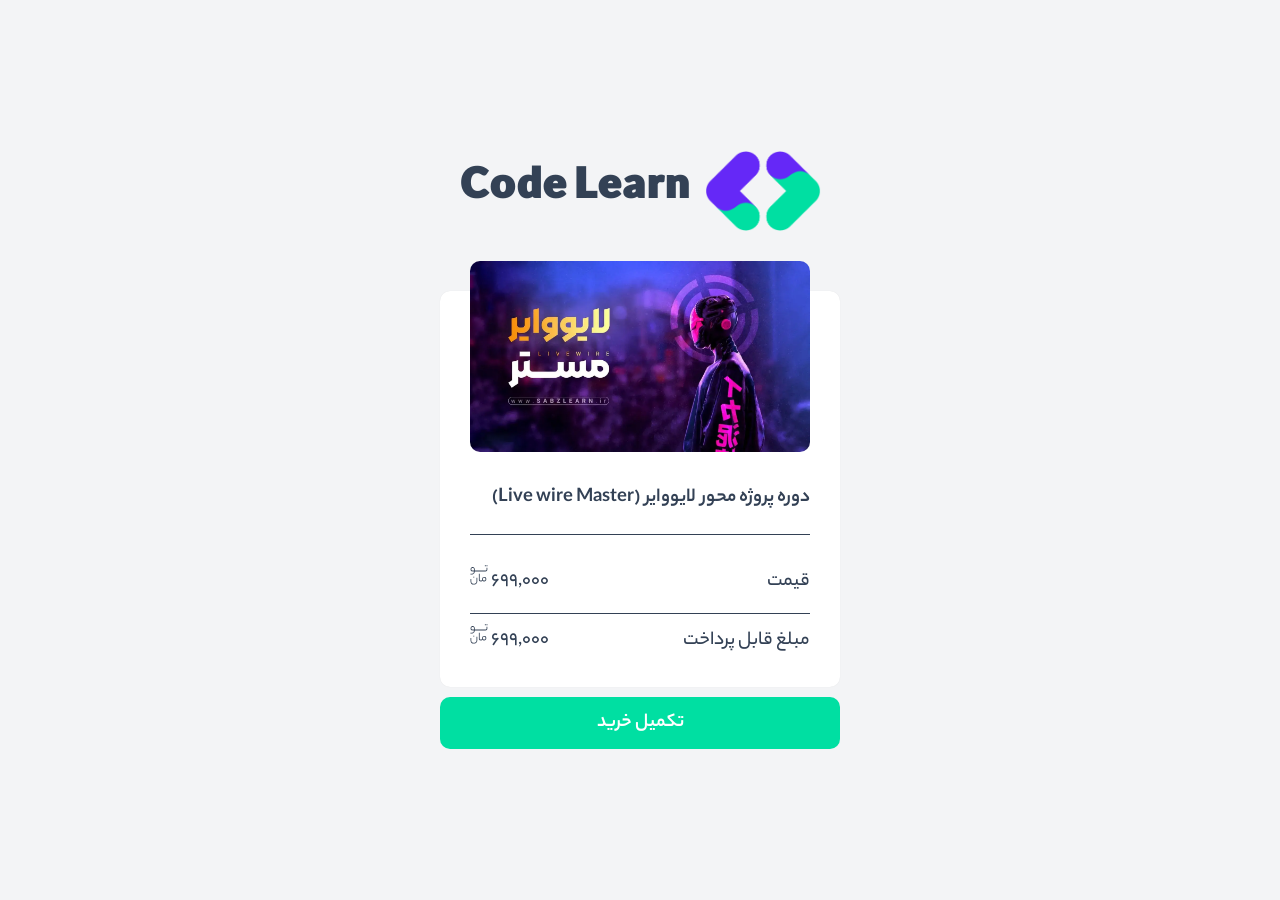
<file: order.html>
<html lang="fa" dir="rtl">
<head>
    <meta charset="UTF-8">
    <meta name="viewport" content="width=device-width, user-scalable=no, initial-scale=1.0, maximum-scale=1.0, minimum-scale=1.0">
    <meta http-equiv="X-UA-Compatible" content="ie=edge">
    <title>کدلرن | Code Learn</title>
    <link rel="icon" type="image/png" href="images/logo-icon.png">
    <link rel="stylesheet" href="styles/fonts.css">
    <link rel="stylesheet" href="styles/app.css">
    <link rel="stylesheet" href="styles/responsive.css">
    <link rel="stylesheet" href="styles/grid.css">
</head>

<body>
    <div class="order">
        <div class="page-logo">
            <img src="images/logo.png" alt="code learn" class="page-logo__logo-img">
            <span class="page-logo__logo-title">Code Learn</span>
        </div>
        <div class="order__content">
            <div class="order-course">
                <img src="images/last-course-5.webp" alt="" class="order-course__img">
                <h2 class="order-course__title">دوره پروژه محور لایووایر (Live wire Master)</h2>
                <div class="order-course__price">
                    <span class="price__title">قیمت</span>
                    <span class="price">
                        699,000
                        <svg class="mr-1 " width="18" height="20" viewBox="0 0 14 16" fill="none" xmlns="http://www.w3.org/2000/svg">
                            <path class="text-gray-880 dark:text-white" d="M1.14878 6.91843C1.44428 6.91843 1.70285 6.87142 1.92447 6.77739C2.15282 6.68337 2.34422 6.55577 2.49869 6.39458C2.65316 6.2334 2.77069 6.04535 2.85128 5.83044C2.93187 5.62224 2.97888 5.40062 2.99231 5.16556H1.98492C1.6424 5.16556 1.36033 5.12862 1.1387 5.05474C0.917077 4.98087 0.742461 4.87341 0.614858 4.73238C0.487254 4.59134 0.396588 4.42344 0.34286 4.22868C0.295849 4.0272 0.272343 3.80221 0.272343 3.55372C0.272343 3.29852 0.309281 3.05674 0.383156 2.8284C0.457032 2.60005 0.564488 2.39857 0.705523 2.22396C0.846559 2.04934 1.02117 1.91167 1.22937 1.81093C1.44428 1.70347 1.68941 1.64974 1.96477 1.64974C2.1864 1.64974 2.39795 1.68668 2.59943 1.76056C2.80091 1.83443 2.97888 1.95196 3.13335 2.11315C3.28782 2.26761 3.40871 2.47245 3.49601 2.72766C3.59004 2.97615 3.63705 3.27837 3.63705 3.63431V4.47045H4.60415C4.68474 4.47045 4.73847 4.50068 4.76533 4.56112C4.79891 4.61485 4.8157 4.6988 4.8157 4.81297C4.8157 4.93386 4.79891 5.02452 4.76533 5.08497C4.73847 5.13869 4.68474 5.16556 4.60415 5.16556H3.6169C3.60347 5.49464 3.53631 5.80693 3.41542 6.10244C3.30125 6.39794 3.14007 6.65651 2.93187 6.87813C2.72368 7.09976 2.47518 7.27438 2.1864 7.40198C1.89761 7.5363 1.57188 7.60346 1.20922 7.60346H0.141381L0.0809373 6.91843H1.14878ZM0.896929 3.51343C0.896929 3.68133 0.913719 3.82572 0.947299 3.94661C0.987594 4.0675 1.0514 4.16823 1.1387 4.24883C1.23273 4.3227 1.35697 4.37979 1.51144 4.42008C1.66591 4.45366 1.86067 4.47045 2.09573 4.47045H3.00239V3.71491C3.00239 3.21792 2.90501 2.86198 2.71024 2.64707C2.51548 2.43215 2.24684 2.3247 1.90433 2.3247C1.58196 2.3247 1.33347 2.43215 1.15885 2.64707C0.984237 2.86198 0.896929 3.15076 0.896929 3.51343ZM6.26895 4.47045C6.35626 4.47045 6.41335 4.50068 6.44021 4.56112C6.47379 4.61485 6.49058 4.6988 6.49058 4.81297C6.49058 4.93386 6.47379 5.02452 6.44021 5.08497C6.41335 5.13869 6.35626 5.16556 6.26895 5.16556H4.60675C4.51944 5.16556 4.46235 5.13869 4.43549 5.08497C4.40191 5.03124 4.38512 4.94729 4.38512 4.83312C4.38512 4.71223 4.40191 4.62156 4.43549 4.56112C4.46235 4.50068 4.51944 4.47045 4.60675 4.47045H6.26895ZM7.93155 4.47045C8.01886 4.47045 8.07594 4.50068 8.10281 4.56112C8.13639 4.61485 8.15318 4.6988 8.15318 4.81297C8.15318 4.93386 8.13639 5.02452 8.10281 5.08497C8.07594 5.13869 8.01886 5.16556 7.93155 5.16556H6.26935C6.18204 5.16556 6.12495 5.13869 6.09809 5.08497C6.06451 5.03124 6.04772 4.94729 6.04772 4.83312C6.04772 4.71223 6.06451 4.62156 6.09809 4.56112C6.12495 4.50068 6.18204 4.47045 6.26935 4.47045H7.93155ZM9.59415 4.47045C9.68146 4.47045 9.73854 4.50068 9.76541 4.56112C9.79899 4.61485 9.81578 4.6988 9.81578 4.81297C9.81578 4.93386 9.79899 5.02452 9.76541 5.08497C9.73854 5.13869 9.68146 5.16556 9.59415 5.16556H7.93194C7.84464 5.16556 7.78755 5.13869 7.76069 5.08497C7.72711 5.03124 7.71032 4.94729 7.71032 4.83312C7.71032 4.71223 7.72711 4.62156 7.76069 4.56112C7.78755 4.50068 7.84464 4.47045 7.93194 4.47045H9.59415ZM11.2567 4.47045C11.3441 4.47045 11.4011 4.50068 11.428 4.56112C11.4616 4.61485 11.4784 4.6988 11.4784 4.81297C11.4784 4.93386 11.4616 5.02452 11.428 5.08497C11.4011 5.13869 11.3441 5.16556 11.2567 5.16556H9.59454C9.50723 5.16556 9.45015 5.13869 9.42328 5.08497C9.3897 5.03124 9.37291 4.94729 9.37291 4.83312C9.37291 4.71223 9.3897 4.62156 9.42328 4.56112C9.45015 4.50068 9.50723 4.47045 9.59454 4.47045H11.2567ZM12.1638 4.47045C12.4257 4.47045 12.6339 4.39994 12.7884 4.2589C12.9496 4.11787 13.0302 3.9231 13.0302 3.67461V2.2844H13.685V3.67461C13.685 4.15144 13.5506 4.52082 13.282 4.78275C13.0201 5.03795 12.6608 5.16556 12.2041 5.16556H11.2571C11.1698 5.16556 11.1127 5.13869 11.0859 5.08497C11.0523 5.03124 11.0355 4.94729 11.0355 4.83312C11.0355 4.71223 11.0523 4.62156 11.0859 4.56112C11.1127 4.50068 11.1698 4.47045 11.2571 4.47045H12.1638ZM13.7857 0.994934H12.9798V0.279683H13.7857V0.994934ZM12.5063 0.994934H11.7004V0.279683H12.5063V0.994934ZM5.64177 12.9641C5.64177 13.3267 5.58468 13.6659 5.47051 13.9815C5.35634 14.3039 5.1918 14.5826 4.97689 14.8177C4.76198 15.0595 4.50005 15.2509 4.19112 15.3919C3.8889 15.5329 3.54638 15.6035 3.16357 15.6035H2.56921C1.81702 15.6035 1.23273 15.3718 0.816337 14.9084C0.399946 14.445 0.191751 13.8103 0.191751 13.0044V11.2414H0.836485V12.9842C0.836485 13.273 0.870065 13.5349 0.937225 13.77C1.0111 14.0051 1.12191 14.2065 1.26967 14.3744C1.42413 14.549 1.61554 14.6834 1.84388 14.7774C2.07223 14.8714 2.34758 14.9184 2.66995 14.9184H3.1132C3.42885 14.9184 3.70421 14.8647 3.93927 14.7572C4.17433 14.6565 4.36909 14.5188 4.52356 14.3442C4.68474 14.1696 4.80227 13.9648 4.87615 13.7297C4.95674 13.4946 4.99703 13.2495 4.99703 12.9943V10.2844H5.64177V12.9641ZM3.21394 10.0628H2.36773V9.32738H3.21394V10.0628ZM8.24526 13.1656C8.07064 13.1656 7.90274 13.1421 7.74156 13.095C7.58038 13.0413 7.43598 12.954 7.30838 12.8331C7.18749 12.7122 7.09011 12.5544 7.01624 12.3596C6.94236 12.1582 6.90542 11.9097 6.90542 11.6142V6.9197H7.56023V11.4933C7.56023 11.7754 7.62067 12.0104 7.74156 12.1985C7.86916 12.3798 8.074 12.4705 8.35607 12.4705H8.52733C8.67508 12.4705 8.74896 12.5846 8.74896 12.813C8.74896 13.048 8.67508 13.1656 8.52733 13.1656H8.24526ZM8.69324 12.4705C8.95516 12.4705 9.15328 12.4067 9.2876 12.279C9.42192 12.1514 9.48908 11.9802 9.48908 11.7653V11.3825C9.48908 10.7982 9.63683 10.3415 9.93233 10.0124C10.2346 9.68332 10.6509 9.51878 11.1815 9.51878C11.4569 9.51878 11.6986 9.56243 11.9068 9.64974C12.115 9.73705 12.2863 9.8613 12.4206 10.0225C12.5616 10.1837 12.6657 10.3751 12.7329 10.5967C12.8001 10.8183 12.8336 11.0635 12.8336 11.3321C12.8336 11.9097 12.6825 12.3596 12.3803 12.682C12.0781 13.0044 11.6651 13.1656 11.1412 13.1656C10.8726 13.1656 10.614 13.1152 10.3655 13.0144C10.117 12.907 9.92226 12.7189 9.78123 12.4503C9.72078 12.6048 9.64691 12.729 9.5596 12.823C9.47229 12.9171 9.38162 12.9909 9.2876 13.0447C9.19358 13.0917 9.09284 13.1253 8.98538 13.1454C8.88464 13.1588 8.78726 13.1656 8.69324 13.1656H8.53205C8.44475 13.1656 8.38766 13.1387 8.3608 13.085C8.32722 13.0312 8.31043 12.9473 8.31043 12.8331C8.31043 12.7122 8.32722 12.6216 8.3608 12.5611C8.38766 12.5007 8.44475 12.4705 8.53205 12.4705H8.69324ZM12.1889 11.3925C12.1889 11.0433 12.1117 10.7612 11.9572 10.5463C11.8027 10.3247 11.5375 10.2139 11.1614 10.2139C10.4629 10.2139 10.1137 10.6202 10.1137 11.4328C10.1137 11.7754 10.2077 12.0339 10.3957 12.2085C10.5905 12.3831 10.839 12.4705 11.1412 12.4705C11.4837 12.4705 11.7423 12.3764 11.9169 12.1884C12.0982 12.0003 12.1889 11.7351 12.1889 11.3925Z" fill="currentColor"></path>
                        </svg>
                    </span>
                </div>
                <div class="order__price">
                    <span class="price__title">مبلغ قابل پرداخت</span>
                    <span class="price">
                        699,000
                        <svg class="mr-1 " width="18" height="20" viewBox="0 0 14 16" fill="none" xmlns="http://www.w3.org/2000/svg">
                            <path class="text-gray-880 dark:text-white" d="M1.14878 6.91843C1.44428 6.91843 1.70285 6.87142 1.92447 6.77739C2.15282 6.68337 2.34422 6.55577 2.49869 6.39458C2.65316 6.2334 2.77069 6.04535 2.85128 5.83044C2.93187 5.62224 2.97888 5.40062 2.99231 5.16556H1.98492C1.6424 5.16556 1.36033 5.12862 1.1387 5.05474C0.917077 4.98087 0.742461 4.87341 0.614858 4.73238C0.487254 4.59134 0.396588 4.42344 0.34286 4.22868C0.295849 4.0272 0.272343 3.80221 0.272343 3.55372C0.272343 3.29852 0.309281 3.05674 0.383156 2.8284C0.457032 2.60005 0.564488 2.39857 0.705523 2.22396C0.846559 2.04934 1.02117 1.91167 1.22937 1.81093C1.44428 1.70347 1.68941 1.64974 1.96477 1.64974C2.1864 1.64974 2.39795 1.68668 2.59943 1.76056C2.80091 1.83443 2.97888 1.95196 3.13335 2.11315C3.28782 2.26761 3.40871 2.47245 3.49601 2.72766C3.59004 2.97615 3.63705 3.27837 3.63705 3.63431V4.47045H4.60415C4.68474 4.47045 4.73847 4.50068 4.76533 4.56112C4.79891 4.61485 4.8157 4.6988 4.8157 4.81297C4.8157 4.93386 4.79891 5.02452 4.76533 5.08497C4.73847 5.13869 4.68474 5.16556 4.60415 5.16556H3.6169C3.60347 5.49464 3.53631 5.80693 3.41542 6.10244C3.30125 6.39794 3.14007 6.65651 2.93187 6.87813C2.72368 7.09976 2.47518 7.27438 2.1864 7.40198C1.89761 7.5363 1.57188 7.60346 1.20922 7.60346H0.141381L0.0809373 6.91843H1.14878ZM0.896929 3.51343C0.896929 3.68133 0.913719 3.82572 0.947299 3.94661C0.987594 4.0675 1.0514 4.16823 1.1387 4.24883C1.23273 4.3227 1.35697 4.37979 1.51144 4.42008C1.66591 4.45366 1.86067 4.47045 2.09573 4.47045H3.00239V3.71491C3.00239 3.21792 2.90501 2.86198 2.71024 2.64707C2.51548 2.43215 2.24684 2.3247 1.90433 2.3247C1.58196 2.3247 1.33347 2.43215 1.15885 2.64707C0.984237 2.86198 0.896929 3.15076 0.896929 3.51343ZM6.26895 4.47045C6.35626 4.47045 6.41335 4.50068 6.44021 4.56112C6.47379 4.61485 6.49058 4.6988 6.49058 4.81297C6.49058 4.93386 6.47379 5.02452 6.44021 5.08497C6.41335 5.13869 6.35626 5.16556 6.26895 5.16556H4.60675C4.51944 5.16556 4.46235 5.13869 4.43549 5.08497C4.40191 5.03124 4.38512 4.94729 4.38512 4.83312C4.38512 4.71223 4.40191 4.62156 4.43549 4.56112C4.46235 4.50068 4.51944 4.47045 4.60675 4.47045H6.26895ZM7.93155 4.47045C8.01886 4.47045 8.07594 4.50068 8.10281 4.56112C8.13639 4.61485 8.15318 4.6988 8.15318 4.81297C8.15318 4.93386 8.13639 5.02452 8.10281 5.08497C8.07594 5.13869 8.01886 5.16556 7.93155 5.16556H6.26935C6.18204 5.16556 6.12495 5.13869 6.09809 5.08497C6.06451 5.03124 6.04772 4.94729 6.04772 4.83312C6.04772 4.71223 6.06451 4.62156 6.09809 4.56112C6.12495 4.50068 6.18204 4.47045 6.26935 4.47045H7.93155ZM9.59415 4.47045C9.68146 4.47045 9.73854 4.50068 9.76541 4.56112C9.79899 4.61485 9.81578 4.6988 9.81578 4.81297C9.81578 4.93386 9.79899 5.02452 9.76541 5.08497C9.73854 5.13869 9.68146 5.16556 9.59415 5.16556H7.93194C7.84464 5.16556 7.78755 5.13869 7.76069 5.08497C7.72711 5.03124 7.71032 4.94729 7.71032 4.83312C7.71032 4.71223 7.72711 4.62156 7.76069 4.56112C7.78755 4.50068 7.84464 4.47045 7.93194 4.47045H9.59415ZM11.2567 4.47045C11.3441 4.47045 11.4011 4.50068 11.428 4.56112C11.4616 4.61485 11.4784 4.6988 11.4784 4.81297C11.4784 4.93386 11.4616 5.02452 11.428 5.08497C11.4011 5.13869 11.3441 5.16556 11.2567 5.16556H9.59454C9.50723 5.16556 9.45015 5.13869 9.42328 5.08497C9.3897 5.03124 9.37291 4.94729 9.37291 4.83312C9.37291 4.71223 9.3897 4.62156 9.42328 4.56112C9.45015 4.50068 9.50723 4.47045 9.59454 4.47045H11.2567ZM12.1638 4.47045C12.4257 4.47045 12.6339 4.39994 12.7884 4.2589C12.9496 4.11787 13.0302 3.9231 13.0302 3.67461V2.2844H13.685V3.67461C13.685 4.15144 13.5506 4.52082 13.282 4.78275C13.0201 5.03795 12.6608 5.16556 12.2041 5.16556H11.2571C11.1698 5.16556 11.1127 5.13869 11.0859 5.08497C11.0523 5.03124 11.0355 4.94729 11.0355 4.83312C11.0355 4.71223 11.0523 4.62156 11.0859 4.56112C11.1127 4.50068 11.1698 4.47045 11.2571 4.47045H12.1638ZM13.7857 0.994934H12.9798V0.279683H13.7857V0.994934ZM12.5063 0.994934H11.7004V0.279683H12.5063V0.994934ZM5.64177 12.9641C5.64177 13.3267 5.58468 13.6659 5.47051 13.9815C5.35634 14.3039 5.1918 14.5826 4.97689 14.8177C4.76198 15.0595 4.50005 15.2509 4.19112 15.3919C3.8889 15.5329 3.54638 15.6035 3.16357 15.6035H2.56921C1.81702 15.6035 1.23273 15.3718 0.816337 14.9084C0.399946 14.445 0.191751 13.8103 0.191751 13.0044V11.2414H0.836485V12.9842C0.836485 13.273 0.870065 13.5349 0.937225 13.77C1.0111 14.0051 1.12191 14.2065 1.26967 14.3744C1.42413 14.549 1.61554 14.6834 1.84388 14.7774C2.07223 14.8714 2.34758 14.9184 2.66995 14.9184H3.1132C3.42885 14.9184 3.70421 14.8647 3.93927 14.7572C4.17433 14.6565 4.36909 14.5188 4.52356 14.3442C4.68474 14.1696 4.80227 13.9648 4.87615 13.7297C4.95674 13.4946 4.99703 13.2495 4.99703 12.9943V10.2844H5.64177V12.9641ZM3.21394 10.0628H2.36773V9.32738H3.21394V10.0628ZM8.24526 13.1656C8.07064 13.1656 7.90274 13.1421 7.74156 13.095C7.58038 13.0413 7.43598 12.954 7.30838 12.8331C7.18749 12.7122 7.09011 12.5544 7.01624 12.3596C6.94236 12.1582 6.90542 11.9097 6.90542 11.6142V6.9197H7.56023V11.4933C7.56023 11.7754 7.62067 12.0104 7.74156 12.1985C7.86916 12.3798 8.074 12.4705 8.35607 12.4705H8.52733C8.67508 12.4705 8.74896 12.5846 8.74896 12.813C8.74896 13.048 8.67508 13.1656 8.52733 13.1656H8.24526ZM8.69324 12.4705C8.95516 12.4705 9.15328 12.4067 9.2876 12.279C9.42192 12.1514 9.48908 11.9802 9.48908 11.7653V11.3825C9.48908 10.7982 9.63683 10.3415 9.93233 10.0124C10.2346 9.68332 10.6509 9.51878 11.1815 9.51878C11.4569 9.51878 11.6986 9.56243 11.9068 9.64974C12.115 9.73705 12.2863 9.8613 12.4206 10.0225C12.5616 10.1837 12.6657 10.3751 12.7329 10.5967C12.8001 10.8183 12.8336 11.0635 12.8336 11.3321C12.8336 11.9097 12.6825 12.3596 12.3803 12.682C12.0781 13.0044 11.6651 13.1656 11.1412 13.1656C10.8726 13.1656 10.614 13.1152 10.3655 13.0144C10.117 12.907 9.92226 12.7189 9.78123 12.4503C9.72078 12.6048 9.64691 12.729 9.5596 12.823C9.47229 12.9171 9.38162 12.9909 9.2876 13.0447C9.19358 13.0917 9.09284 13.1253 8.98538 13.1454C8.88464 13.1588 8.78726 13.1656 8.69324 13.1656H8.53205C8.44475 13.1656 8.38766 13.1387 8.3608 13.085C8.32722 13.0312 8.31043 12.9473 8.31043 12.8331C8.31043 12.7122 8.32722 12.6216 8.3608 12.5611C8.38766 12.5007 8.44475 12.4705 8.53205 12.4705H8.69324ZM12.1889 11.3925C12.1889 11.0433 12.1117 10.7612 11.9572 10.5463C11.8027 10.3247 11.5375 10.2139 11.1614 10.2139C10.4629 10.2139 10.1137 10.6202 10.1137 11.4328C10.1137 11.7754 10.2077 12.0339 10.3957 12.2085C10.5905 12.3831 10.839 12.4705 11.1412 12.4705C11.4837 12.4705 11.7423 12.3764 11.9169 12.1884C12.0982 12.0003 12.1889 11.7351 12.1889 11.3925Z" fill="currentColor"></path>
                        </svg>
                    </span>
                </div>

            </div>

        </div>
        <form action="">
            <button class="order__btn">تکمیل خرید</button>
        </form>
    </div>
</body>
</html>
</file>
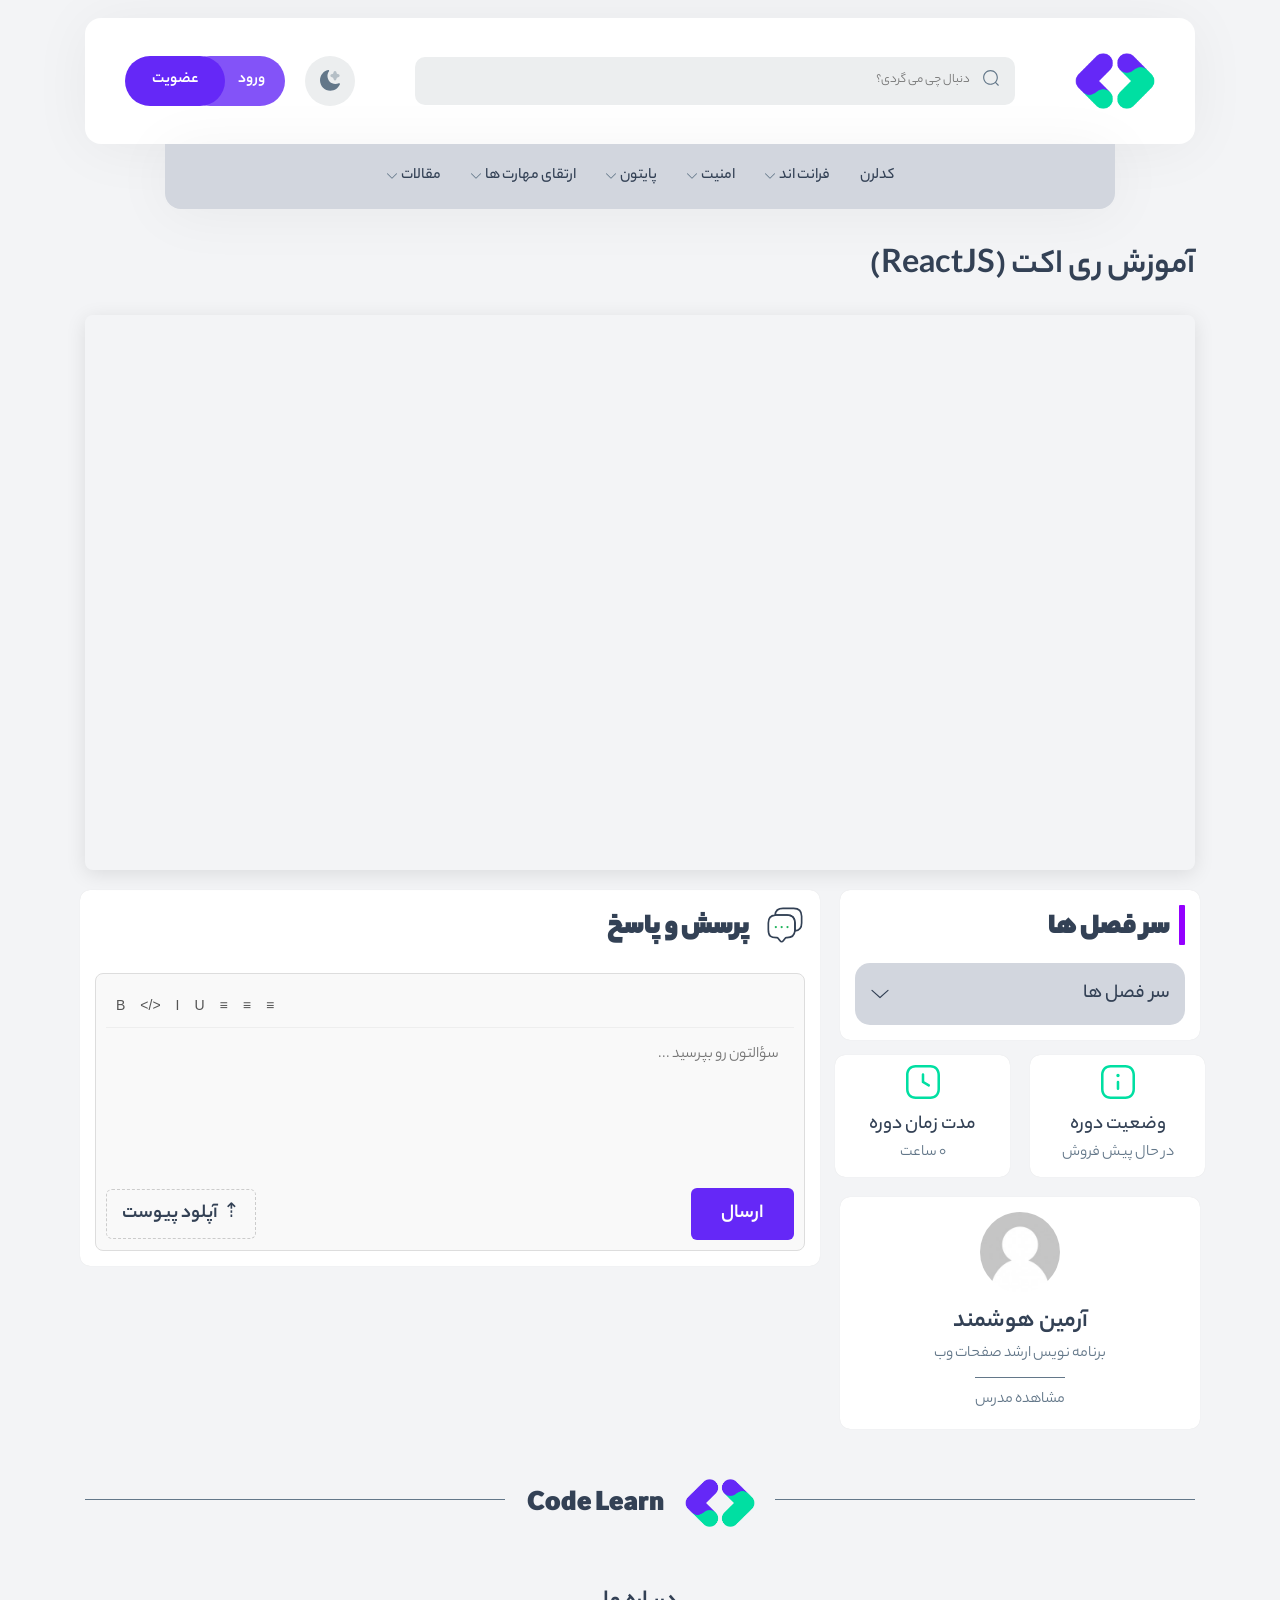
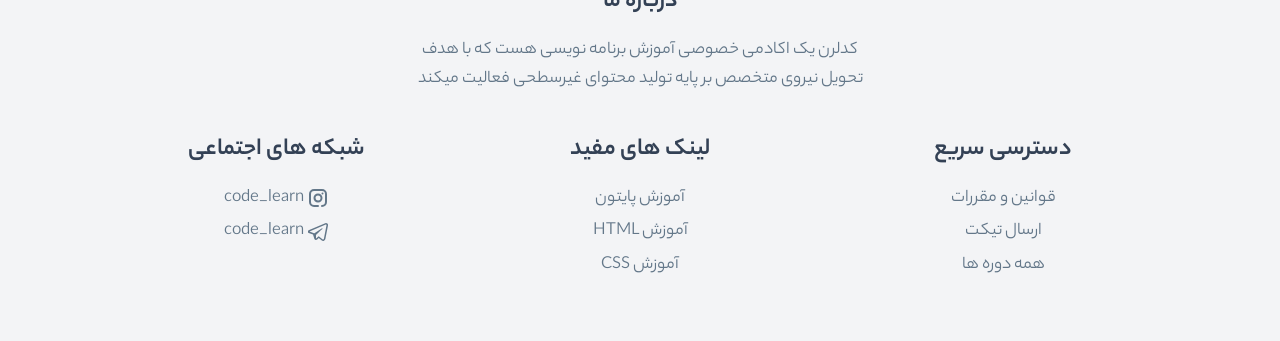
<file: player.html>
<html lang="fa" dir="rtl" xmlns="http://www.w3.org/1999/html">
<head>
    <meta charset="UTF-8">
    <meta name="viewport" content="width=device-width, user-scalable=no, initial-scale=1.0, maximum-scale=1.0, minimum-scale=1.0">
    <meta http-equiv="X-UA-Compatible" content="ie=edge">
    <title>کدلرن | Code Learn</title>
    <link rel="icon" type="image/png" href="images/logo-icon.png">
    <link rel="stylesheet" href="styles/fonts.css">
    <link rel="stylesheet" href="styles/app.css">
    <link rel="stylesheet" href="styles/responsive.css">
    <link rel="stylesheet" href="styles/grid.css">
</head>
<body>
    <div class="container">
		
        <nav class="nav">

            <div class="upper-part">

                <div class="nav__btn">
                    <span class="nav__btn-line"></span>
                </div>

                <a href="" class="app-logo">
                    <img src="images/logo.png" alt="کدلرن" class="app-logo__img">
                </a>

                <form action="" class="search">
                    <label class="search__lbl">
                        <input class="search__txt" type="text" placeholder="دنبال چی می گردی؟">
                        <button class="search__btn" type="submit">
                            <svg xmlns="http://www.w3.org/2000/svg" data-name="Layer 1" viewBox="0 0 1024 990" x="0px" y="0px">
                                <path fill=currentColor d="M948.8 902L801.9 755.2c63-73.3 100.9-168.6 100.9-272.7 0-231.8-187.9-419.7-419.9-419.7-231.8 0-419.7 187.9-419.7 419.7s187.9 419.7 419.7 419.7c104.2 0 199.4-37.8 272.7-100.8l146.9 146.7c6.4 6.4 14.7 9.6 23.1 9.6 8.3 0 16.7-3.3 23.2-9.6 12.7-12.6 12.7-33.2 0-46.1zM128.6 482.6c0-195.3 159-354.3 354.3-354.3 195.5 0 354.4 159 354.4 354.3 0 195.5-159 354.3-354.4 354.3-195.3 0-354.3-158.9-354.3-354.3z"/>
                            </svg>
                        </button>
                    </label>
                </form>

                <div class="wrapper">

                    <div class="change-mode">
                        <svg width="20" height="21"  viewBox="0 0 20 21" fill="none" xmlns="http://www.w3.org/2000/svg">
                            <path fill-rule="evenodd" clip-rule="evenodd" d="M19.9358 14.3652C20.0691 14.0415 19.9906 13.6679 19.7389 13.4276C19.4872 13.1873 19.115 13.1308 18.8051 13.2857C17.7584 13.8091 16.5801 14.1034 15.3317 14.1034C10.9835 14.1034 7.45846 10.5246 7.45846 6.1098C7.45846 4.32254 8.0352 2.67449 9.01033 1.34372C9.21644 1.06244 9.22917 0.680892 9.04229 0.386091C8.85541 0.0912907 8.50809 -0.054977 8.17055 0.0189828C3.50017 1.04235 2.17361e-07 5.25905 0 10.3077C-2.50276e-07 16.1208 4.64155 20.8333 10.3672 20.8333C14.6778 20.8333 18.372 18.1625 19.9358 14.3652Z" fill="currentColor"></path>
                            <path fill-rule="evenodd" clip-rule="evenodd" d="M13.0928 3.67116L13.7596 1.84183C13.9751 1.25035 14.4797 0.939795 14.9987 0.910156C15.5177 0.939795 16.0222 1.25035 16.2378 1.84183L16.9045 3.67116L18.7063 4.34807C19.9329 4.8089 19.9329 6.57032 18.7063 7.03114L16.9045 7.70806L16.2378 9.53738C16.0222 10.1289 15.5177 10.4394 14.9987 10.4691C14.4797 10.4394 13.9751 10.1289 13.7596 9.53738L13.0928 7.70806L11.2911 7.03114C10.0644 6.57032 10.0644 4.8089 11.2911 4.34807L13.0928 3.67116Z" fill="currentColor" fill-opacity="0.4"></path>
                        </svg>
                    </div>

                    <a href="" class="login-mobile">
                        <svg xmlns="http://www.w3.org/2000/svg" class="svg-icon" style="width: 1.8em; height: 1.8em;vertical-align: middle;fill: currentColor;overflow: hidden;" viewBox="0 0 1024 1024" version="1.1"><path d="M843.282963 870.115556c-8.438519-140.515556-104.296296-257.422222-233.908148-297.14963C687.881481 536.272593 742.4 456.533333 742.4 364.088889c0-127.241481-103.158519-230.4-230.4-230.4S281.6 236.847407 281.6 364.088889c0 92.444444 54.518519 172.183704 133.12 208.877037-129.611852 39.727407-225.46963 156.634074-233.908148 297.14963-0.663704 10.903704 7.964444 20.195556 18.962963 20.195556l0 0c9.955556 0 18.299259-7.774815 18.962963-17.73037C227.745185 718.506667 355.65037 596.385185 512 596.385185s284.254815 122.121481 293.357037 276.195556c0.568889 9.955556 8.912593 17.73037 18.962963 17.73037C835.318519 890.311111 843.946667 881.019259 843.282963 870.115556zM319.525926 364.088889c0-106.287407 86.186667-192.474074 192.474074-192.474074s192.474074 86.186667 192.474074 192.474074c0 106.287407-86.186667 192.474074-192.474074 192.474074S319.525926 470.376296 319.525926 364.088889z"/></svg>
                    </a>

                    <div class="login-signup">
                        <a href="login-signup.html" class="log-in">ورود</a>
                        <a href="login-signup.html" class="sign-up">عضویت</a>
                    </div>

                    <div class="profile">

                        <img src="images/profile.png" alt="" class="profile__img">

                        <div class="profile-box">

                            <div class="profile-box__header">

                                <div class="profile-box__user">
                                    <a href="#" class="user__link">
                                        <img src="images/profile.png" alt="" class="user__img">
                                    </a>
                                    <span class="user__name"><></span>
                                </div>

                                <div class="wallet">
                                        <span class="wrapper-wallet">
                                            <svg xmlns="http://www.w3.org/2000/svg" class="svg-icon" style="width: 1.5em; height: 1.5em;vertical-align: middle;fill: currentColor;overflow: hidden;" viewBox="0 0 1024 1024" version="1.1"><path d="M748.8 603.733333m-32 0a32 32 0 1 0 64 0 32 32 0 1 0-64 0Z" fill=currentColor /><path d="M949.333333 405.333333c0-34.133333-17.066667-64-44.8-81.066666v-78.933334c0-49.066667-40.533333-89.6-89.6-89.6H576V149.333333c-6.4-12.8-19.2-21.333333-32-25.6-12.8-4.266667-27.733333-2.133333-40.533333 6.4l-32 19.2-305.066667-2.133333c-49.066667 0-89.6 40.533333-91.733333 89.6v23.466667c0 6.4 0 10.666667 2.133333 14.933333v516.266667c0 53.333333 44.8 98.133333 98.133333 98.133333h268.8c12.8 0 21.333333-8.533333 21.333334-21.333333s-8.533333-21.333333-21.333334-21.333334H172.8c-29.866667 0-55.466667-25.6-55.466667-55.466666V337.066667c12.8 8.533333 27.733333 12.8 44.8 12.8H853.333333c29.866667 0 55.466667 25.6 55.466667 55.466666v85.333334H686.933333c-49.066667 0-87.466667 38.4-87.466666 87.466666V618.666667c0 49.066667 38.4 87.466667 87.466666 87.466666h219.733334v87.466667c0 14.933333-6.4 27.733333-17.066667 38.4s-23.466667 17.066667-38.4 17.066667h-198.4c-12.8 0-21.333333 8.533333-21.333333 21.333333s8.533333 21.333333 21.333333 21.333333H853.333333c25.6 0 51.2-10.666667 70.4-29.866666 19.2-19.2 29.866667-42.666667 29.866667-70.4L949.333333 405.333333zM209.066667 307.2H162.133333c-12.8 0-23.466667-4.266667-32-12.8-6.4-6.4-10.666667-14.933333-12.8-21.333333V256 236.8c0-25.6 21.333333-46.933333 49.066667-46.933333l234.666667 2.133333-192 115.2z m83.2 0l234.666666-140.8c2.133333-2.133333 6.4-2.133333 6.4 0 2.133333 0 4.266667 2.133333 6.4 4.266667l76.8 136.533333H292.266667z m552.533333 0h-179.2l-64-113.066667h213.333333c25.6 0 46.933333 21.333333 46.933334 46.933334v64c-4.266667 0-8.533333-2.133333-12.8-2.133334h-4.266667z m-157.866667 356.266667c-25.6 0-44.8-19.2-44.8-44.8v-40.533334c0-25.6 19.2-44.8 44.8-44.8h219.733334v130.133334H686.933333z" fill=currentColor /><path d="M548.266667 868.266667m-32 0a32 32 0 1 0 64 0 32 32 0 1 0-64 0Z" fill=currentColor /></svg>
                                            کیف پول
                                        </span>
                                    <div class="inventory">
                                            <span class="wrapper-inventory">
                                                0
                                                <svg width="15" height="16" viewBox="0 0 9 10" fill="none" xmlns="http://www.w3.org/2000/svg">
                                                    <path d="M0.874343 3.99165C1.02826 3.99165 1.1599 3.96938 1.26926 3.92482C1.38267 3.88432 1.47583 3.82761 1.54874 3.7547C1.62165 3.6818 1.67835 3.59471 1.71886 3.49345C1.75936 3.39624 1.78366 3.29296 1.79176 3.18359H1.37862C1.168 3.18359 0.995855 3.16132 0.862191 3.11676C0.728527 3.07221 0.623216 3.0074 0.546258 2.92234C0.4693 2.83323 0.414619 2.7259 0.382216 2.60033C0.353863 2.47477 0.339686 2.333 0.339686 2.17504C0.339686 2.01707 0.361964 1.86923 0.406518 1.73152C0.451073 1.58975 0.51588 1.46621 0.600939 1.3609C0.690048 1.25559 0.79941 1.17256 0.929023 1.1118C1.05864 1.04699 1.2085 1.01459 1.37862 1.01459C1.51634 1.01459 1.64595 1.03687 1.76746 1.08142C1.89302 1.12598 2.00239 1.19686 2.09555 1.29407C2.18871 1.39128 2.26161 1.51684 2.31427 1.67076C2.37097 1.82468 2.39933 2.01302 2.39933 2.23579V2.51527H2.89145C2.98056 2.51527 3.02512 2.62261 3.02512 2.83728C3.02512 3.06816 2.98056 3.18359 2.89145 3.18359H2.38718C2.37908 3.38206 2.33857 3.57041 2.26566 3.74863C2.19276 3.92685 2.0915 4.08279 1.96188 4.21645C1.83632 4.35012 1.68443 4.45543 1.50621 4.53239C1.32799 4.61339 1.12749 4.6539 0.904721 4.6539H0.291081L0.254628 3.99165H0.874343ZM0.935099 2.13251C0.935099 2.27427 0.965477 2.37351 1.02623 2.43021C1.09104 2.48692 1.2166 2.51527 1.40292 2.51527H1.80392V2.22972C1.80392 2.0191 1.76341 1.87126 1.6824 1.7862C1.60544 1.70114 1.49608 1.65861 1.35432 1.65861C1.22065 1.65861 1.11737 1.69911 1.04446 1.78012C0.971553 1.86113 0.935099 1.97859 0.935099 2.13251ZM3.89142 2.51527C3.94407 2.51527 3.9785 2.54363 3.99471 2.60033C4.01496 2.65299 4.02508 2.73197 4.02508 2.83728C4.02508 2.95474 4.01496 3.04183 3.99471 3.09853C3.9785 3.15524 3.94407 3.18359 3.89142 3.18359H2.88894C2.83628 3.18359 2.80185 3.15727 2.78565 3.10461C2.7654 3.0479 2.75527 2.9669 2.75527 2.86158C2.75527 2.74412 2.7654 2.65704 2.78565 2.60033C2.80185 2.54363 2.83628 2.51527 2.88894 2.51527H3.89142ZM4.89414 2.51527C4.94679 2.51527 4.98122 2.54363 4.99742 2.60033C5.01767 2.65299 5.0278 2.73197 5.0278 2.83728C5.0278 2.95474 5.01767 3.04183 4.99742 3.09853C4.98122 3.15524 4.94679 3.18359 4.89414 3.18359H3.89166C3.839 3.18359 3.80457 3.15727 3.78837 3.10461C3.76812 3.0479 3.75799 2.9669 3.75799 2.86158C3.75799 2.74412 3.76812 2.65704 3.78837 2.60033C3.80457 2.54363 3.839 2.51527 3.89166 2.51527H4.89414ZM5.89685 2.51527C5.94951 2.51527 5.98394 2.54363 6.00014 2.60033C6.02039 2.65299 6.03052 2.73197 6.03052 2.83728C6.03052 2.95474 6.02039 3.04183 6.00014 3.09853C5.98394 3.15524 5.94951 3.18359 5.89685 3.18359H4.89437C4.84172 3.18359 4.80729 3.15727 4.79109 3.10461C4.77084 3.0479 4.76071 2.9669 4.76071 2.86158C4.76071 2.74412 4.77084 2.65704 4.79109 2.60033C4.80729 2.54363 4.84172 2.51527 4.89437 2.51527H5.89685ZM6.89957 2.51527C6.95223 2.51527 6.98666 2.54363 7.00286 2.60033C7.02311 2.65299 7.03324 2.73197 7.03324 2.83728C7.03324 2.95474 7.02311 3.04183 7.00286 3.09853C6.98666 3.15524 6.95223 3.18359 6.89957 3.18359H5.89709C5.84444 3.18359 5.81001 3.15727 5.79381 3.10461C5.77355 3.0479 5.76343 2.9669 5.76343 2.86158C5.76343 2.74412 5.77355 2.65704 5.79381 2.60033C5.81001 2.54363 5.84444 2.51527 5.89709 2.51527H6.89957ZM7.45877 2.51527C7.73015 2.51527 7.86584 2.38363 7.86584 2.12036V1.40343H8.48555V2.16289C8.48555 2.49907 8.40049 2.75425 8.23037 2.92842C8.06026 3.09853 7.82128 3.18359 7.51345 3.18359H6.89981C6.84715 3.18359 6.81273 3.15727 6.79652 3.10461C6.77627 3.0479 6.76615 2.9669 6.76615 2.86158C6.76615 2.74412 6.77627 2.65704 6.79652 2.60033C6.81273 2.54363 6.84715 2.51527 6.89981 2.51527H7.45877ZM8.50378 0.692582H7.87191V0.0971694H8.50378V0.692582ZM7.63496 0.692582H7.0031V0.0971694H7.63496V0.692582ZM3.62053 8.0317C3.62053 8.26258 3.58408 8.47522 3.51117 8.66964C3.44231 8.86812 3.34105 9.04026 3.20739 9.18607C3.07777 9.33189 2.91778 9.4453 2.72741 9.52631C2.54109 9.61137 2.3325 9.6539 2.10162 9.6539H1.71886C1.26521 9.6539 0.912822 9.51416 0.661695 9.23468C0.410569 8.9552 0.285006 8.57243 0.285006 8.08638V6.99884H0.898645V8.06208C0.898645 8.20385 0.914847 8.33143 0.94725 8.44485C0.979654 8.55826 1.03028 8.65547 1.09914 8.73648C1.17205 8.81749 1.26521 8.88027 1.37862 8.92482C1.49608 8.96938 1.63785 8.99165 1.80392 8.99165H2.07124C2.24136 8.99165 2.38515 8.96533 2.50261 8.91267C2.62413 8.86407 2.72134 8.79521 2.79424 8.7061C2.8712 8.62104 2.92588 8.51978 2.95829 8.40232C2.99069 8.2889 3.00689 8.16739 3.00689 8.03778V6.40343H3.62053V8.0317ZM2.19276 6.3123H1.50621V5.69258H2.19276V6.3123ZM5.17841 8.18359C5.065 8.18359 4.95564 8.16942 4.85033 8.14106C4.74907 8.10866 4.65996 8.05601 4.583 7.9831C4.50604 7.91019 4.44528 7.81501 4.40073 7.69754C4.35617 7.57603 4.3339 7.42616 4.3339 7.24795V4.4167H4.95361V7.09605C4.95361 7.22567 4.98196 7.32895 5.03867 7.40591C5.09943 7.47882 5.18854 7.51527 5.306 7.51527H5.44574C5.53485 7.51527 5.5794 7.62261 5.5794 7.83728C5.5794 8.06816 5.53485 8.18359 5.44574 8.18359H5.17841ZM5.50085 7.51527C5.63856 7.51527 5.7459 7.48895 5.82286 7.43629C5.89981 7.37958 5.93829 7.28845 5.93829 7.16289V7.02922C5.93829 6.86721 5.96057 6.71734 6.00512 6.57963C6.05373 6.44191 6.12259 6.32445 6.2117 6.22724C6.30081 6.13003 6.40814 6.0551 6.5337 6.00244C6.66332 5.94573 6.80711 5.91738 6.96508 5.91738C7.13114 5.91738 7.27696 5.94573 7.40252 6.00244C7.53213 6.0551 7.63947 6.13205 7.72453 6.23331C7.80959 6.33052 7.8744 6.44799 7.91895 6.5857C7.96351 6.72342 7.98578 6.87328 7.98578 7.0353C7.98578 7.39984 7.89262 7.68337 7.7063 7.88589C7.52403 8.08436 7.27493 8.18359 6.959 8.18359C6.79698 8.18359 6.64104 8.15322 6.49118 8.09246C6.34536 8.02765 6.23397 7.92639 6.15702 7.78868C6.08006 7.94664 5.98082 8.05195 5.85931 8.10461C5.7378 8.15727 5.61831 8.18359 5.50085 8.18359H5.44617C5.39351 8.18359 5.35908 8.15727 5.34288 8.10461C5.32263 8.0479 5.3125 7.9669 5.3125 7.86158C5.3125 7.74412 5.32263 7.65704 5.34288 7.60033C5.35908 7.54363 5.39351 7.51527 5.44617 7.51527H5.50085ZM7.39037 7.07783C7.39037 6.94011 7.35797 6.82468 7.29316 6.73152C7.2324 6.63836 7.12102 6.59178 6.959 6.59178C6.80508 6.59178 6.6937 6.63836 6.62484 6.73152C6.56003 6.82063 6.52763 6.93809 6.52763 7.0839C6.52763 7.22567 6.56611 7.333 6.64307 7.40591C6.72002 7.47882 6.82534 7.51527 6.959 7.51527C7.24658 7.51527 7.39037 7.36946 7.39037 7.07783Z" fill=currentColor ></path>
                                                </svg>
                                            </span>
                                    </div>
                                </div>

                            </div>

                            <div class="profile-box__links">
                                <a href="" class="profile-box__link">
                                        <span class="profile-box__item">
                                            <svg xmlns="http://www.w3.org/2000/svg" class="svg-icon" style="width: 1.3em; height: 1.3em;vertical-align: middle;fill: currentColor;overflow: hidden;" viewBox="0 0 1024 1024" version="1.1"><path d="M956.998515 559.444569c-4.204765 4.189416-9.657964 6.332219-15.205307 6.332219-5.531993 0-10.984169-2.142803-15.189957-6.332219L512.004605 144.845922 97.421308 559.444569c-8.362458 8.394181-22.032806 8.394181-30.395264 0-8.394181-8.362458-8.394181-22.032806 0-30.395264l429.788603-429.788603c8.362458-8.394181 22.032806-8.394181 30.395264 0l429.788603 429.788603C965.392696 537.411763 965.392696 551.08211 956.998515 559.444569L956.998515 559.444569zM769.877767 931.049005 619.499851 931.049005c-11.879562 0-21.537526-9.561773-21.537526-21.441335s9.657964-21.537526 21.537526-21.537526L769.877767 888.070144c23.728424 0 42.97886-19.25146 42.97886-42.97886L812.856627 608.67583c0-11.799744 9.657964-21.457708 21.537526-21.457708s21.441335 9.657964 21.441335 21.457708l0 236.415454C855.835488 892.530736 817.317219 931.049005 769.877767 931.049005L769.877767 931.049005zM619.499851 716.154703 426.046884 716.154703l0 193.452967c0 11.879562-9.561773 21.441335-21.441335 21.441335L254.131443 931.049005c-47.424102 0-85.957721-38.518269-85.957721-85.957721L168.173722 436.840206c0-11.879562 9.657964-21.537526 21.537526-21.537526 11.799744 0 21.441335 9.657964 21.441335 21.537526l0 408.251078c0 23.728424 19.266809 42.97886 42.97886 42.97886l128.936581 0L383.068024 694.63355c0-11.799744 9.657964-21.457708 21.537526-21.457708l214.894302 0c11.799744 0 21.441335 9.657964 21.441335 21.457708C640.941186 706.59293 631.299595 716.154703 619.499851 716.154703L619.499851 716.154703z"/></svg>
                                            پیشخوان
                                        </span>
                                </a>
                                <a href="" class="profile-box__link">
                                        <span class="profile-box__item">
                                            <svg xmlns="http://www.w3.org/2000/svg" class="svg-icon" style="width: 1.3em; height: 1em;vertical-align: middle;fill: currentColor;overflow: hidden;" viewBox="0 0 1024 1024" version="1.1"><path d="M960.975595 272.065396l0-61.152778c0-33.789571-27.496238-61.275575-61.285808-61.275575l-529.86795 0c-0.818645-0.429789-3.499707-2.148943-8.258081-8.135284-4.91187-6.170536-9.915837-14.152325-15.20633-22.604834-15.687284-25.009603-31.906687-50.878784-58.809407-50.878784L63.085804 68.01814c-33.779338 0-61.275575 27.486004-61.275575 61.275575l0 693.801603c0 0.337691 0.010233 0.685615 0.030699 1.023306 0.010233 0.245593 0.030699 0.50142 0.051165 0.76748 0.020466 0.225127 0.040932 0.450255 0.071631 0.675382 0.010233 0.112564 0.030699 0.225127 0.051165 0.347924 0.010233 0.173962 0.040932 0.337691 0.071631 0.511653 0.051165 0.276293 0.102331 0.552585 0.153496 0.818645 0.040932 0.225127 0.092098 0.460488 0.153496 0.685615 0.173962 0.685615 0.36839 1.350764 0.603751 2.015913 0.102331 0.26606 0.204661 0.532119 0.306992 0.798179 0.081864 0.204661 0.173962 0.409322 0.255827 0.613984 0.051165 0.092098 0.092098 0.194428 0.13303 0.296759 0.102331 0.214894 0.214894 0.440022 0.327458 0.654916 0.173962 0.347924 0.36839 0.695848 0.573051 1.043772 0.081864 0.153496 0.173962 0.306992 0.26606 0.450255 0.849344 1.381463 1.862417 2.660596 3.018753 3.806699 0.163729 0.163729 0.327458 0.327458 0.50142 0.480954 0.286526 0.26606 0.583285 0.521886 0.880043 0.76748 0.255827 0.204661 0.511653 0.409322 0.777713 0.613984 0.26606 0.194428 0.532119 0.388856 0.798179 0.562818 0.26606 0.184195 0.532119 0.358157 0.808412 0.521886 0.317225 0.194428 0.644683 0.378623 0.982374 0.552585 0.184195 0.112564 0.378623 0.204661 0.573051 0.306992 0.204661 0.092098 0.409322 0.194428 0.603751 0.286526 0.010233 0 0.020466 0 0.020466 0 0.26606 0.122797 0.542352 0.245593 0.818645 0.347924 0.552585 0.225127 1.115404 0.429789 1.698688 0.603751 0.573051 0.173962 1.166569 0.327458 1.77032 0.450255 0.757247 0.153496 1.50426 0.26606 2.251274 0.337691 0.624217 0.061398 1.248434 0.092098 1.87265 0.092098l0.061398 0c0.347924 0 0.685615-0.010233 1.033539-0.030699 0.245593 0 0.491187-0.020466 0.73678-0.051165 0.245593-0.020466 0.50142-0.040932 0.747014-0.081864 0.081864 0 0.163729-0.010233 0.23536-0.030699 0.214894-0.020466 0.429789-0.051165 0.644683-0.092098 0.26606-0.040932 0.521886-0.092098 0.777713-0.143263 0.194428-0.040932 0.388856-0.081864 0.583285-0.143263 0.716314-0.163729 1.412163-0.36839 2.097778-0.613984 0.26606-0.102331 0.532119-0.204661 0.798179-0.306992 0.26606-0.112564 0.521886-0.214894 0.777713-0.337691 0.010233 0 0.020466 0 0.020466 0 0.26606-0.122797 0.511653-0.245593 0.76748-0.378623 0.358157-0.173962 0.706081-0.358157 1.043772-0.573051 0.153496-0.081864 0.306992-0.173962 0.450255-0.26606 0.798179-0.480954 1.555425-1.023306 2.281973-1.627057 0.255827-0.204661 0.50142-0.419556 0.747014-0.644683 0.23536-0.214894 0.470721-0.440022 0.706081-0.675382 0.23536-0.23536 0.460488-0.470721 0.675382-0.706081 0.225127-0.245593 0.440022-0.491187 0.644683-0.747014 0.204661-0.255827 0.409322-0.511653 0.613984-0.777713 0.010233-0.010233 0.010233-0.010233 0.010233-0.010233 0.378623-0.521886 0.747014-1.064238 1.084705-1.616824 0.173962-0.286526 0.337691-0.573051 0.491187-0.859577 0.13303-0.245593 0.26606-0.491187 0.388856-0.73678 0.040932-0.092098 0.092098-0.184195 0.13303-0.276293 0.092098-0.204661 0.184195-0.409322 0.276293-0.624217 0.102331-0.214894 0.194428-0.450255 0.276293-0.675382 0.081864-0.194428 0.153496-0.388856 0.225127-0.583285 0.020466-0.071631 0.051165-0.143263 0.071631-0.225127 0.081864-0.225127 0.153496-0.460488 0.225127-0.695848 0.173962-0.573051 0.327458-1.166569 0.450255-1.77032l0.020466-0.102331 102.443184-491.678162 0-2.108011c0-11.215436 9.117658-20.343327 20.343327-20.343327l795.794531 0c10.683317 0 19.48375 8.28878 20.281929 18.787902l-101.542674 548.31816-0.081864 0.450255c-0.061398 0.317225-0.112564 0.63445-0.153496 0.941442-0.040932 0.296759-0.071631 0.583285-0.102331 0.86981-0.020466 0.286526-0.051165 0.573051-0.061398 0.859577-0.020466 0.327458-0.030699 0.665149-0.030699 0.992607l0 0.081864c-0.010233 11.205203-9.127891 20.322861-20.343327 20.322861l-596.034928 0c-11.307533 0-20.466124 9.15859-20.466124 20.466124 0 11.2973 9.15859 20.466124 20.466124 20.466124l596.034928 0c33.073256 0 60.109006-26.339902 61.234643-59.136865l0-0.010233 101.726869-549.341466 0.347924-1.841951 0-1.882883C1022.189771 299.571866 994.724233 272.096095 960.975595 272.065396zM920.043347 272.065396l-754.923682 0c-33.011858 0-60.016909 26.237571-61.234643 58.962903l-61.142545 293.494451 0-495.229035c0-11.215436 9.127891-20.343327 20.343327-20.343327l224.042659 0c0.706081 0.306992 3.50994 1.821485 8.677637 8.217149 5.157463 6.385431 10.601452 15.0733 15.871479 23.474644 15.380292 24.549116 31.292704 49.927109 57.489342 49.927109l530.522865 0c11.225669 0 20.35356 9.127891 20.35356 20.343327L920.043347 272.065396 920.043347 272.065396z"/><path d="M16.341177 842.650699c-0.573051-0.173962-1.146103-0.36839-1.698688-0.603751C15.195074 842.272076 15.757892 842.476737 16.341177 842.650699z"/></svg>
                                            دوره های من
                                        </span>
                                </a>
                                <a href="" class="profile-box__link">
                                        <span class="profile-box__item">
                                            <svg xmlns="http://www.w3.org/2000/svg" class="svg-icon" style="width: 1.3em; height: 1.3em;vertical-align: middle;fill: currentColor;overflow: hidden;" viewBox="0 0 1024 1024" version="1.1"><path d="M843.282963 870.115556c-8.438519-140.515556-104.296296-257.422222-233.908148-297.14963C687.881481 536.272593 742.4 456.533333 742.4 364.088889c0-127.241481-103.158519-230.4-230.4-230.4S281.6 236.847407 281.6 364.088889c0 92.444444 54.518519 172.183704 133.12 208.877037-129.611852 39.727407-225.46963 156.634074-233.908148 297.14963-0.663704 10.903704 7.964444 20.195556 18.962963 20.195556l0 0c9.955556 0 18.299259-7.774815 18.962963-17.73037C227.745185 718.506667 355.65037 596.385185 512 596.385185s284.254815 122.121481 293.357037 276.195556c0.568889 9.955556 8.912593 17.73037 18.962963 17.73037C835.318519 890.311111 843.946667 881.019259 843.282963 870.115556zM319.525926 364.088889c0-106.287407 86.186667-192.474074 192.474074-192.474074s192.474074 86.186667 192.474074 192.474074c0 106.287407-86.186667 192.474074-192.474074 192.474074S319.525926 470.376296 319.525926 364.088889z"/></svg>
                                            جزئیات حساب
                                        </span>
                                </a>
                            </div>

                            <div class="profile-box__exit">
                                <a href="" class="profile-box__link">
                                        <span class="exit">
                                            <svg xmlns="http://www.w3.org/2000/svg" class="svg-icon" style="width: 1.4em; height: 1.4em;vertical-align: middle;fill: currentColor;overflow: hidden;" viewBox="0 0 1024 1024" version="1.1"><path d="M918.4 489.6l-160-160c-12.8-12.8-32-12.8-44.8 0-12.8 12.8-12.8 32 0 44.8l105.6 105.6L512 480c-19.2 0-32 12.8-32 32s12.8 32 32 32l307.2 0-105.6 105.6c-12.8 12.8-12.8 32 0 44.8 6.4 6.4 12.8 9.6 22.4 9.6 9.6 0 16-3.2 22.4-9.6l160-163.2c0 0 0-3.2 3.2-3.2C931.2 518.4 931.2 499.2 918.4 489.6z"/><path d="M832 736c-19.2 0-32 12.8-32 32l0 64c0 19.2-12.8 32-32 32L224 864c-19.2 0-32-12.8-32-32L192 192c0-19.2 12.8-32 32-32l544 0c19.2 0 32 12.8 32 32l0 64c0 19.2 12.8 32 32 32s32-12.8 32-32L864 192c0-54.4-41.6-96-96-96L224 96C169.6 96 128 137.6 128 192l0 640c0 54.4 41.6 96 96 96l544 0c54.4 0 96-41.6 96-96l0-64C864 748.8 851.2 736 832 736z"/></svg>
                                            خروج
                                        </span>
                                </a>
                            </div>

                        </div>

                    </div>
                </div>
            </div>


            <div class="navigation">

                <button class="navigation__exit">
                    <svg width="18" height="18" viewBox="0 0 18 18" fill="none" xmlns="http://www.w3.org/2000/svg">
                        <path d="M16 2L9 9M9 9L2 16M9 9L16 16M9 9L2 2" stroke="#353F53" stroke-width="2.88235" stroke-linecap="round" stroke-linejoin="round"></path>
                    </svg>
                </button>

                <div class="navigation__wrapper">
                    <img src="images/logo.png" alt="کدلرن" class="navigation__logo">
                    <span class="navigation__title">Code Learn</span>
                </div>

                <form action="" class="navigation-search">
                    <label class="navigation-search__lbl">
                        <input class="navigation-search__txt" type="text" placeholder="دنبال چی می گردی؟">
                        <button class="navigation-search__btn" type="submit">
                            <img src="images/icons/search.svg" class="navigation-search__img" alt="search">
                        </button>
                    </label>
                </form>

                <ul class="navigation__menu">

                    <li class="navigation__item">
                        <a href="" class="navigation__link">کدلرن</a>
                    </li>

                    <li class="navigation__item" data-content-id="#front">
                        <div class="nav-link_wrapper">
                            <span class="navigation__link">فرانت اند</span>
                            <svg xmlns="http://www.w3.org/2000/svg" xmlns:xlink="http://www.w3.org/1999/xlink" fill=currentColor height="10px" width="10px" version="1.1" id="Layer_1" viewBox="0 0 330 330" xml:space="preserve">
                                     <path id="XMLID_225_" d="M325.607,79.393c-5.857-5.857-15.355-5.858-21.213,0.001l-139.39,139.393L25.607,79.393  c-5.857-5.857-15.355-5.858-21.213,0.001c-5.858,5.858-5.858,15.355,0,21.213l150.004,150c2.813,2.813,6.628,4.393,10.606,4.393  s7.794-1.581,10.606-4.394l149.996-150C331.465,94.749,331.465,85.251,325.607,79.393z"/>
                                 </svg>
                        </div>
                        <div class="item__nav-menu" id="front">
                            <a href="#" class="item__link">آموزش HTML</a>
                            <a href="#" class="item__link">آموزش CSS</a>
                            <a href="#" class="item__link">آموزش FlexBox</a>
                            <a href="#" class="item__link">آموزش اصولی طراحی قالب</a>
                        </div>
                    </li>

                    <li class="navigation__item" data-content-id="#security">
                        <div class="nav-link_wrapper">
                            <span class="navigation__link" >امنیت</span>
                            <svg xmlns="http://www.w3.org/2000/svg" xmlns:xlink="http://www.w3.org/1999/xlink" fill=currentColor height="10px" width="10px" version="1.1" id="Layer_1" viewBox="0 0 330 330" xml:space="preserve">
                                    <path id="XMLID_225_" d="M325.607,79.393c-5.857-5.857-15.355-5.858-21.213,0.001l-139.39,139.393L25.607,79.393  c-5.857-5.857-15.355-5.858-21.213,0.001c-5.858,5.858-5.858,15.355,0,21.213l150.004,150c2.813,2.813,6.628,4.393,10.606,4.393  s7.794-1.581,10.606-4.394l149.996-150C331.465,94.749,331.465,85.251,325.607,79.393z"/>
                                </svg>
                        </div>
                        <div class="item__nav-menu" id="security">
                            <a href="#" class="item__link">نقشه راه ورود به دنیای هک و امنیت</a>
                            <a href="#" class="item__link">شبکه با گرایش امنیت</a>
                            <a href="#" class="item__link">لینوکس با گرایش امنیت</a>
                            <a href="#" class="item__link">آموزش پایتون سیاه</a>
                        </div>
                    </li>

                    <li class="navigation__item" data-content-id="#python">
                        <div class="nav-link_wrapper">
                            <span class="navigation__link" >پایتون</span>
                            <svg xmlns="http://www.w3.org/2000/svg" xmlns:xlink="http://www.w3.org/1999/xlink" fill=currentColor height="10px" width="10px" version="1.1" id="Layer_1" viewBox="0 0 330 330" xml:space="preserve">
                                    <path id="XMLID_225_" d="M325.607,79.393c-5.857-5.857-15.355-5.858-21.213,0.001l-139.39,139.393L25.607,79.393  c-5.857-5.857-15.355-5.858-21.213,0.001c-5.858,5.858-5.858,15.355,0,21.213l150.004,150c2.813,2.813,6.628,4.393,10.606,4.393  s7.794-1.581,10.606-4.394l149.996-150C331.465,94.749,331.465,85.251,325.607,79.393z"/>
                                </svg>
                        </div>
                        <div class="item__nav-menu" id="python">
                            <a href="#" class="item__link">دوره آموزش پایتون</a>
                            <a href="#" class="item__link">پروژه های کاربردی با پایتون</a>
                            <a href="#" class="item__link">متخصص جنگو</a>
                        </div>
                    </li>

                    <li class="navigation__item" data-content-id="#skill-up">
                        <div class="nav-link_wrapper">
                            <span class="navigation__link">ارتقای مهارت ها</span>
                            <svg xmlns="http://www.w3.org/2000/svg" xmlns:xlink="http://www.w3.org/1999/xlink" fill=currentColor height="10px" width="10px" version="1.1" id="Layer_1" viewBox="0 0 330 330" xml:space="preserve">
                                    <path id="XMLID_225_" d="M325.607,79.393c-5.857-5.857-15.355-5.858-21.213,0.001l-139.39,139.393L25.607,79.393  c-5.857-5.857-15.355-5.858-21.213,0.001c-5.858,5.858-5.858,15.355,0,21.213l150.004,150c2.813,2.813,6.628,4.393,10.606,4.393  s7.794-1.581,10.606-4.394l149.996-150C331.465,94.749,331.465,85.251,325.607,79.393z"/>
                                </svg>
                        </div>
                        <div class="item__nav-menu" id="skill-up">
                            <a href="#" class="item__link">الگوریتم و ساختمان داده</a>
                            <a href="#" class="item__link">گیت و گیتهاب</a>
                            <a href="#" class="item__link">آموزش کاربردی Vscode</a>
                        </div>
                    </li>

                    <li class="navigation__item" data-content-id="#articles">
                        <div class="nav-link_wrapper">
                            <span class="navigation__link">مقالات</span>
                            <svg xmlns="http://www.w3.org/2000/svg" xmlns:xlink="http://www.w3.org/1999/xlink" fill=currentColor height="10px" width="10px" version="1.1" id="Layer_1" viewBox="0 0 330 330" xml:space="preserve">
                                    <path id="XMLID_225_" d="M325.607,79.393c-5.857-5.857-15.355-5.858-21.213,0.001l-139.39,139.393L25.607,79.393  c-5.857-5.857-15.355-5.858-21.213,0.001c-5.858,5.858-5.858,15.355,0,21.213l150.004,150c2.813,2.813,6.628,4.393,10.606,4.393  s7.794-1.581,10.606-4.394l149.996-150C331.465,94.749,331.465,85.251,325.607,79.393z"/>
                                </svg>
                        </div>
                        <div class="item__nav-menu" id="articles">
                            <a href="#" class="item__link">اچ تی ام ال</a>
                            <a href="#" class="item__link">بوت استرپ</a>
                            <a href="#" class="item__link">پروژه های برنامه نویسی</a>
                            <a href="#" class="item__link">طراحی سایت</a>
                            <a href="#" class="item__link">جی کوئری</a>
                        </div>
                    </li>

                </ul>

                <div class="change-mode">
                    <svg width="20" height="21" viewBox="0 0 20 21" fill="none" xmlns="http://www.w3.org/2000/svg">
                        <path fill-rule="evenodd" clip-rule="evenodd" d="M19.9358 14.3652C20.0691 14.0415 19.9906 13.6679 19.7389 13.4276C19.4872 13.1873 19.115 13.1308 18.8051 13.2857C17.7584 13.8091 16.5801 14.1034 15.3317 14.1034C10.9835 14.1034 7.45846 10.5246 7.45846 6.1098C7.45846 4.32254 8.0352 2.67449 9.01033 1.34372C9.21644 1.06244 9.22917 0.680892 9.04229 0.386091C8.85541 0.0912907 8.50809 -0.054977 8.17055 0.0189828C3.50017 1.04235 2.17361e-07 5.25905 0 10.3077C-2.50276e-07 16.1208 4.64155 20.8333 10.3672 20.8333C14.6778 20.8333 18.372 18.1625 19.9358 14.3652Z" fill="currentColor"></path>
                        <path fill-rule="evenodd" clip-rule="evenodd" d="M13.0928 3.67116L13.7596 1.84183C13.9751 1.25035 14.4797 0.939795 14.9987 0.910156C15.5177 0.939795 16.0222 1.25035 16.2378 1.84183L16.9045 3.67116L18.7063 4.34807C19.9329 4.8089 19.9329 6.57032 18.7063 7.03114L16.9045 7.70806L16.2378 9.53738C16.0222 10.1289 15.5177 10.4394 14.9987 10.4691C14.4797 10.4394 13.9751 10.1289 13.7596 9.53738L13.0928 7.70806L11.2911 7.03114C10.0644 6.57032 10.0644 4.8089 11.2911 4.34807L13.0928 3.67116Z" fill="currentColor" fill-opacity="0.4"></path>
                    </svg>
                </div>

            </div>

            <div class="lower-part">

                <ul class="menu">

                    <li class="menu__item">
                        <a href="#" class="menu__link">کدلرن</a>
                    </li>

                    <li class="menu__item">
                        <a href="" class="menu__link">فرانت اند</a>
                        <svg xmlns="http://www.w3.org/2000/svg" xmlns:xlink="http://www.w3.org/1999/xlink" fill=currentColor height="10px" width="10px" version="1.1" id="Layer_1" viewBox="0 0 330 330" xml:space="preserve">
                                    <path d="M325.607,79.393c-5.857-5.857-15.355-5.858-21.213,0.001l-139.39,139.393L25.607,79.393  c-5.857-5.857-15.355-5.858-21.213,0.001c-5.858,5.858-5.858,15.355,0,21.213l150.004,150c2.813,2.813,6.628,4.393,10.606,4.393  s7.794-1.581,10.606-4.394l149.996-150C331.465,94.749,331.465,85.251,325.607,79.393z"/>
                                </svg>
                        <div class="item__menu">
                            <a href="#" class="item__link">آموزش HTML</a>
                            <a href="#" class="item__link">آموزش CSS</a>
                            <a href="#" class="item__link">آموزش FlexBox</a>
                            <a href="#" class="item__link">آموزش اصولی طراحی قالب</a>
                        </div>
                    </li>

                    <li class="menu__item">
                        <a href="#" class="menu__link">امنیت</a>
                        <svg xmlns="http://www.w3.org/2000/svg" xmlns:xlink="http://www.w3.org/1999/xlink" fill=currentColor height="10px" width="10px" version="1.1" id="Layer_1" viewBox="0 0 330 330" xml:space="preserve">
                                <path d="M325.607,79.393c-5.857-5.857-15.355-5.858-21.213,0.001l-139.39,139.393L25.607,79.393  c-5.857-5.857-15.355-5.858-21.213,0.001c-5.858,5.858-5.858,15.355,0,21.213l150.004,150c2.813,2.813,6.628,4.393,10.606,4.393  s7.794-1.581,10.606-4.394l149.996-150C331.465,94.749,331.465,85.251,325.607,79.393z"/>
                            </svg>
                        <div class="item__menu">
                            <a href="#" class="item__link">نقشه راه ورود به دنیای هک و امنیت</a>
                            <a href="#" class="item__link">شبکه با گرایش امنیت</a>
                            <a href="#" class="item__link">لینوکس با گرایش امنیت</a>
                            <a href="#" class="item__link">آموزش پایتون سیاه</a>
                        </div>
                    </li>

                    <li class="menu__item">
                        <a href="#" class="menu__link">پایتون</a>
                        <svg xmlns="http://www.w3.org/2000/svg" xmlns:xlink="http://www.w3.org/1999/xlink" fill=currentColor height="10px" width="10px" version="1.1" id="Layer_1" viewBox="0 0 330 330" xml:space="preserve">
                                <path id="XMLID_225_" d="M325.607,79.393c-5.857-5.857-15.355-5.858-21.213,0.001l-139.39,139.393L25.607,79.393  c-5.857-5.857-15.355-5.858-21.213,0.001c-5.858,5.858-5.858,15.355,0,21.213l150.004,150c2.813,2.813,6.628,4.393,10.606,4.393  s7.794-1.581,10.606-4.394l149.996-150C331.465,94.749,331.465,85.251,325.607,79.393z"/>
                            </svg>
                        <div class="item__menu">
                            <a href="#" class="item__link">دوره آموزش پایتون</a>
                            <a href="#" class="item__link">پروژه های کاربردی با پایتون</a>
                            <a href="#" class="item__link">متخصص جنگو</a>
                        </div>
                    </li>

                    <li class="menu__item">
                        <a href="#" class="menu__link">ارتقای مهارت ها</a>
                        <svg xmlns="http://www.w3.org/2000/svg" xmlns:xlink="http://www.w3.org/1999/xlink" fill=currentColor height="10px" width="10px" version="1.1" id="Layer_1" viewBox="0 0 330 330" xml:space="preserve">
                                <path d="M325.607,79.393c-5.857-5.857-15.355-5.858-21.213,0.001l-139.39,139.393L25.607,79.393  c-5.857-5.857-15.355-5.858-21.213,0.001c-5.858,5.858-5.858,15.355,0,21.213l150.004,150c2.813,2.813,6.628,4.393,10.606,4.393  s7.794-1.581,10.606-4.394l149.996-150C331.465,94.749,331.465,85.251,325.607,79.393z"/>
                            </svg>
                        <div class="item__menu">
                            <a href="#" class="item__link">الگوریتم و ساختمان داده</a>
                            <a href="#" class="item__link">گیت و گیتهاب</a>
                            <a href="#" class="item__link">آموزش کاربردی Vscode</a>
                        </div>
                    </li>

                    <li class="menu__item">
                        <a href="#" class="menu__link">مقالات</a>
                        <svg xmlns="http://www.w3.org/2000/svg" xmlns:xlink="http://www.w3.org/1999/xlink" fill=currentColor height="10px" width="10px" version="1.1" id="Layer_1" viewBox="0 0 330 330" xml:space="preserve">
                                <path d="M325.607,79.393c-5.857-5.857-15.355-5.858-21.213,0.001l-139.39,139.393L25.607,79.393  c-5.857-5.857-15.355-5.858-21.213,0.001c-5.858,5.858-5.858,15.355,0,21.213l150.004,150c2.813,2.813,6.628,4.393,10.606,4.393  s7.794-1.581,10.606-4.394l149.996-150C331.465,94.749,331.465,85.251,325.607,79.393z"/>
                            </svg>
                        <div class="item__menu">
                            <a href="#" class="item__link">اچ تی ام ال</a>
                            <a href="#" class="item__link">بوت استرپ</a>
                            <a href="#" class="item__link">پروژه های برنامه نویسی</a>
                            <a href="#" class="item__link">طراحی سایت</a>
                            <a href="#" class="item__link">جی کوئری</a>
                        </div>
                    </li>

                </ul>

            </div>

        </nav>
        
        <div class="player">
            <div class="player_header">
                <h2 class="player_title">آموزش ری اکت (ReactJS)</h2>
                <div class="player_codart">
                    <video id="video1" class="player_video">
                        <source src="video/video1.mp4" type="video/mp4">
                    </video>
                    
                    <div dir="ltr" class="player_control">
 
                         <button id="replay10">
                            <svg xmlns="http://www.w3.org/2000/svg" width="30" height="30" viewBox="0 0 24 24" fill="#ffffff" role="img" aria-labelledby="titleId" class="nply-forward nply-jumptf block" aria-label="back icon"><path d="M22.2903 12.0019C22.2903 17.2917 17.9821 21.5999 12.6923 21.5999C10.5987 21.5999 8.61264 20.932 6.93954 19.6769C6.33425 19.2229 6.21208 18.3626 6.66626 17.756C7.12022 17.1507 7.97885 17.0298 8.58714 17.4827C9.78056 18.3791 11.202 18.8519 12.6972 18.8519C16.4732 18.8521 19.5468 15.7785 19.5468 12.0019C19.5468 8.22534 16.4736 5.15176 12.6966 5.15176C11.0908 5.15176 9.56344 5.73004 8.35416 6.72241L10.2883 8.65744C11.0175 9.38704 10.5007 10.6336 9.46956 10.6336H3.22167C2.7677 10.6345 2.3999 10.2658 2.3999 9.81142L2.3999 3.55882C2.3999 2.52829 3.64605 2.01217 4.37479 2.74134L6.41527 4.7831C8.13982 3.28747 10.3518 2.4044 12.6923 2.4044C17.9821 2.4044 22.2903 6.71213 22.2903 12.0019Z" fill="#ffffff"></path></svg>
                        </button>
                        <button type="button" id="play">
                            <svg width="40" height="40" viewBox="0 0 128 128" fill="none" xmlns="http://www.w3.org/2000/svg">
                              <circle cx="64" cy="64" r="56" fill="#6528F7"/>
                                <path d="M54 44L90 64L54 84V44Z" fill="#FFFFFF" rx="10" ry="10"/>
                            </svg>   
                        </button>
                        
                        <button id="forward10">
                            <svg xmlns="http://www.w3.org/2000/svg" width="30" height="30" viewBox="0 0 24 24" fill="#ffffff" role="img" aria-labelledby="titleId" class="nply-forward nply-jumptb block" aria-label="fast speed video icon"><path d="M21.1275 2.3999C21.7221 2.3999 22.2927 2.86163 22.2927 3.55915V9.8141C22.2927 10.2681 21.9247 10.6359 21.4709 10.6359H15.2245C14.5265 10.6359 14.0644 10.0649 14.0644 9.46984C14.0644 9.18543 14.1699 8.89536 14.4056 8.65957L16.34 6.72435C15.1302 5.7323 13.6027 5.15354 11.9971 5.15354C8.22057 5.15354 5.14625 8.227 5.14625 12.0044C5.14625 15.7818 8.21885 18.8536 11.9958 18.8536C15.1315 18.8536 15.8303 17.2111 16.9303 17.2111C17.7226 17.2111 18.3009 17.8559 18.3009 18.5813C18.3009 20.0835 14.8031 21.5999 11.9988 21.5999C6.70849 21.5999 2.3999 17.2913 2.3999 12.001C2.3999 6.71063 6.70977 2.41405 12.0001 2.41405C14.3409 2.41405 16.5531 3.2882 18.2765 4.78313L20.3172 2.74116C20.553 2.50537 20.8445 2.3999 21.1275 2.3999Z" fill="#ffffff"></path></svg>
                        </button>
                        
                        

                        
                        <input type="range" id="progress" class="video_progress" min="0" max="100"  value="0" step="0.1">
 
                        <span class="timestamp" id="timestamp">00:00</span>
                    </div>
                </div>

            </div>
        
        </div>
        
        <section class="player_content">
            <div class="row">
                <div class="col-12 col-xl-4">
                    <div class="course-topic">
                        <h3 class="course-topic__title">سر فصل ها</h3>
                        <div class="topic">
                            <div class="topic-name">
                                <h3 class="topic-name__title">سر فصل ها</h3>
                                <svg xmlns="http://www.w3.org/2000/svg" width="2rem" height="2rem" version="1.1" x="0px" y="0px" viewBox="0 0 100 100"><g transform="translate(0,-952.36218)"><path style="text-indent:0;text-transform:none;direction:ltr;block-progression:tb;baseline-shift:baseline;color:currentColor ;enable-background:accumulate;" d="m 50.18748,1023.3834 a 3.0003,3.0003 0 0 0 1.8125,-0.75 l 40.00004,-35.99996 a 3.0003,3.0003 0 1 0 -4,-4.4688 l -38.00004,34.18746 -38,-34.18746 a 3.0003,3.0003 0 1 0 -3.9999997,4.4688 L 47.99998,1022.6334 a 3.0003,3.0003 0 0 0 2.1875,0.75 z" fill=currentColor fill-opacity="1" marker="none" visibility="visible" display="inline" overflow="visible"/></g></svg>
                            </div>
                            <div class="topic-body">
                                <div class="topic-content">
                                    <a href="#" class="topic__link">
                                        <span class="topic__number">1</span>
                                        <h4 class="topic__title">معرفی دوره</h4>
                                    </a>
                                    <div class="topic__des">
                                        <span class="topic__wrapper">جلسه رایگان</span>
                                        <div class="topic__time-play">
                                            <span class="time">
                                                01:31
                                            </span>
                                            <svg xmlns="http://www.w3.org/2000/svg" xmlns:xlink="http://www.w3.org/1999/xlink" height="30px" width="30px" version="1.1" viewBox="0 0 512 512" enable-background="new 0 0 512 512">
                                                <g>
                                                    <g fill="currentColor">
                                                        <path d="m354.2,247.4l-135.1-92.4c-4.2-3.1-15.4-3.1-16.3,8.6v184.8c1,11.7 12.4,11.9 16.3,8.6l135.1-92.4c3.5-2.1 8.3-10.7 0-17.2zm-130.5,81.3v-145.4l106.1,72.7-106.1,72.7z"/>
                                                        <path d="M256,11C120.9,11,11,120.9,11,256s109.9,245,245,245s245-109.9,245-245S391.1,11,256,11z M256,480.1    C132.4,480.1,31.9,379.6,31.9,256S132.4,31.9,256,31.9S480.1,132.4,480.1,256S379.6,480.1,256,480.1z"/>
                                                    </g>
                                                </g>
                                            </svg>
                                        </div>
                                    </div>
                                </div>
                            </div>
                        </div>
                    </div>
                    <div class="row">
                        <div class="col-6">
                            <div class="course-data__content">
                                <svg xmlns="http://www.w3.org/2000/svg" width="34" height="34" viewBox="0 0 34 34">
                                    <path d="M9.628,34C3.869,34,0,29.959,0,23.943V10.057C0,4.041,3.869,0,9.628,0h14.74C30.129,0,34,4.041,34,10.057V23.943C34,29.959,30.128,34,24.364,34ZM2.551,10.057V23.943c0,4.561,2.779,7.508,7.078,7.508H24.364c4.305,0,7.087-2.947,7.087-7.508V10.057c0-4.559-2.78-7.506-7.082-7.506H9.628C5.329,2.551,2.551,5.5,2.551,10.057ZM15.715,23.8V17a1.275,1.275,0,0,1,2.551,0v6.8a1.275,1.275,0,0,1-2.551,0Zm-.425-13.255a1.693,1.693,0,0,1,1.692-1.7H17a1.7,1.7,0,1,1-1.709,1.7Z" fill="#00DFA2"></path>
                                </svg>
                                <div class="course-data__title-des">
                                    <h4 class="course-data__title">وضعیت دوره</h4>
                                    <p class="course-data__des">در حال پیش فروش</p>
                                </div>
                            </div>
                        </div> 
                        <div class="col-6 ">
                            <div class="course-data__content">
                                <svg xmlns="http://www.w3.org/2000/svg" width="34" height="34" viewBox="0 0 34 34">
                                    <path d="M9.63,34C3.869,34,0,29.959,0,23.943V10.057C0,4.041,3.869,0,9.63,0H24.369C30.129,0,34,4.041,34,10.057V23.943C34,29.959,30.129,34,24.367,34ZM2.551,10.057V23.943c0,4.561,2.779,7.508,7.079,7.508H24.367c4.3,0,7.084-2.947,7.084-7.508V10.057c0-4.559-2.78-7.506-7.082-7.506H9.63C5.329,2.551,2.551,5.5,2.551,10.057ZM22.11,21.527l-5.765-3.439a1.283,1.283,0,0,1-.621-1.1V9.578a1.275,1.275,0,1,1,2.549,0v6.691l5.145,3.065a1.276,1.276,0,0,1-.655,2.372A1.3,1.3,0,0,1,22.11,21.527Z" fill="#00DFA2"></path>
                                </svg>
                                <div class="course-data__title-des">
                                    <h4 class="course-data__title">مدت زمان دوره</h4>
                                    <p class="course-data__des">0 ساعت</p>
                                </div>
                            </div>
                        </div>
                    </div>
                    <div class="course-teacher">
                            <img src="images/profile.png" alt="" class="course-teacher__img">
                            <div class="course-teacher__title-des">
                                <h4 class="course-teacher__title">آرمین هوشمند</h4>
                                <p class="course-teacher__des">برنامه نویس ارشد صفحات وب</p>
                            </div>
                            <a class="course-teacher__link">مشاهده مدرس</a>
                    </div>

                </div>
                
                <div class="col-12 col-xl-8">
                    <div class="question">
                        <div class="question_header">
                            <svg xmlns="http://www.w3.org/2000/svg" xmlns:xlink="http://www.w3.org/1999/xlink" aria-hidden="true" role="img" customise="(e,t,n,r)=&gt;e.replace(/fill=&quot;(?!none|#1EB35B)[^&quot;]*&quot;/g,'fill=&quot;currentColor&quot;').replace(/stroke=&quot;(?!none|#1EB35B)[^&quot;]*&quot;/g,'stroke=&quot;currentColor&quot;')" class="iconify iconify--accent size-6 md:size-8" width="4em" height="4em" viewBox="0 0 36 36" style="font-size: 1rem;"><g fill="none"><path d="M26.97 16.185V22.185C26.97 22.575 26.955 22.95 26.91 23.31C26.565 27.36 24.18 29.37 19.785 29.37H19.185C18.81 29.37 18.45 29.55 18.225 29.85L16.425 32.25C15.63 33.315 14.34 33.315 13.545 32.25L11.745 29.85C11.55 29.595 11.115 29.37 10.785 29.37H10.185C5.40001 29.37 3 28.185 3 22.185V16.185C3 11.79 5.02501 9.40501 9.06001 9.06001C9.42001 9.01501 9.79501 9 10.185 9H19.785C24.57 9 26.97 11.4 26.97 16.185Z" stroke="currentColor" stroke-width="1.5" stroke-miterlimit="10" stroke-linecap="round" stroke-linejoin="round"></path>
                            <path d="M32.9686 10.185V16.185C32.9686 20.595 30.9436 22.965 26.9086 23.31C26.9536 22.95 26.9686 22.575 26.9686 22.185V16.185C26.9686 11.4 24.5686 9 19.7836 9H10.1836C9.79359 9 9.41859 9.01501 9.05859 9.06001C9.40359 5.02501 11.7886 3 16.1836 3H25.7836C30.5686 3 32.9686 5.40001 32.9686 10.185Z" stroke="currentColor" stroke-width="1.5" stroke-miterlimit="10" stroke-linecap="round" stroke-linejoin="round"></path>
                            <path d="M20.2432 19.875H20.2567" stroke="#1EB35B" stroke-width="2" stroke-linecap="round" stroke-linejoin="round"></path>
                            <path d="M14.9932 19.875H15.0067" stroke="#1EB35B" stroke-width="2" stroke-linecap="round" stroke-linejoin="round"></path>
                            <path d="M9.74325 19.875H9.75675" stroke="#1EB35B" stroke-width="2" stroke-linecap="round" stroke-linejoin="round"></path></g>
                            </svg>
                            <h3 class="question_title">پرسش و پاسخ</h3>
                        </div>
                        
                                
                        <form action="/submit-message" method="POST" class="chat-form">
                            <div class="chat-container">

                                <div class="toolbar">
                                  <button type="button">≡</button>
                                  <button type="button">≡</button>
                                  <button type="button">≡</button>
                                  <button type="button">U</button>
                                  <button type="button">I</button>
                                  <button type="button">&lt;/&gt;</button>
                                  <button type="button">B</button>
                                </div>
                            <textarea name="user_question" placeholder="سؤالتون رو بپرسید ..." required></textarea>
    
                            <div class="question_footer">
                              <button type="submit" class="send-btn">ارسال</button>
      
                              <input type="file" id="file-upload" name="attachment" style="display: none;">
                                <label for="file-upload" class="upload-btn">
                                <span>⇡</span> آپلود پیوست
                              </label>
                            </div>
                          </div>
                        </form>
                    </div>
                            
                </div>
            </div>
            
        </section>
                
        
        <footer class="footer">
            <div class="footer-head">
                <span class="border"></span>
                <div class="footer__logo">
                    <img src="images/logo.png" alt="" class="footer__img">
                    <span class="footer-head__title">Code Learn</span>
                </div>
            </div>
            <div class="row">
                <div class="col-12 col-xxl-6 ">
                    <div class="about-us">
                        <h4 class="footer-title">درباره ما</h4>
                        <p class="about-us__description">کدلرن یک اکادمی خصوصی آموزش برنامه نویسی هست که با هدف تحویل نیروی
                            متخصص بر پایه تولید محتوای غیرسطحی فعالیت میکند</p>
                    </div>
                </div>
                <div class="col-12 col-md-4 col-xxl-2">
                    <div class="quick-access">
                        <h4 class="footer-title">دسترسی سریع</h4>
                        <a href="#" class="footer__link">قوانین و مقررات</a>
                        <a href="#" class="footer__link">ارسال تیکت</a>
                        <a href="#" class="footer__link">همه دوره ها</a>
                    </div>
                </div>
                <div class="col-12 col-md-4  col-xxl-2">
                    <div class="useful-links">
                        <h4 class="footer-title">لینک های مفید</h4>
                        <a href="#" class="footer__link">آموزش پایتون</a>
                        <a href="#" class="footer__link">آموزش HTML</a>
                        <a href="#" class="footer__link">آموزش CSS</a>
                    </div>
                </div>
                <div class="col-12 col-md-4 col-xxl-2 ">
                    <div class="contact-us">
                        <h4 class="footer-title">شبکه های اجتماعی</h4>
                        <div class="contact-us__content">
                            <svg xmlns="http://www.w3.org/2000/svg" class="svg-icon"
                                 style="width: 1.5em; height: 1.5em;vertical-align: middle;fill: currentColor;overflow: hidden;"
                                 viewBox="0 0 1024 1024" version="1.1">
                                <path d="M512 810.666667a42.666667 42.666667 0 0 1 0 85.333333H341.333333a213.333333 213.333333 0 0 1-213.333333-213.333333V341.333333a213.333333 213.333333 0 0 1 213.333333-213.333333h341.333334a213.333333 213.333333 0 0 1 213.333333 213.333333v341.333334a213.333333 213.333333 0 0 1-213.333333 213.333333 42.666667 42.666667 0 0 1 0-85.333333 128 128 0 0 0 128-128V341.333333a128 128 0 0 0-128-128H341.333333a128 128 0 0 0-128 128v341.333334a128 128 0 0 0 128 128h170.666667z m0-106.666667a192 192 0 1 1 0-384 192 192 0 0 1 0 384z m0-85.333333a106.666667 106.666667 0 1 0 0-213.333334 106.666667 106.666667 0 0 0 0 213.333334z m192-256a42.666667 42.666667 0 1 1 0-85.333334 42.666667 42.666667 0 0 1 0 85.333334z"/>
                            </svg>
                            <a href="#" class="footer__link">code_learn</a>
                        </div>
                        <div class="contact-us__content">
                            <svg xmlns="http://www.w3.org/2000/svg" class="svg-icon"
                                 style="width: 1.5em;height: 1.5em;vertical-align: middle;fill: currentColor;overflow: hidden;"
                                 viewBox="0 0 1024 1024" version="1.1">
                                <path d="M912.213333 154.026667A85.333333 85.333333 0 0 0 853.333333 128a85.333333 85.333333 0 0 0-33.28 6.826667l-708.266666 306.773333a42.666667 42.666667 0 0 0-26.453334 42.666667V512a42.666667 42.666667 0 0 0 29.44 42.666667L298.666667 616.106667l55.466666 187.306666a75.946667 75.946667 0 0 0 56.32 53.333334 62.72 62.72 0 0 0 15.36 0 73.813333 73.813333 0 0 0 50.773334-20.48l67.84-64 131.413333 103.68a85.333333 85.333333 0 0 0 90.026667 9.386666l14.08-7.253333a88.32 88.32 0 0 0 46.506666-62.72L938.666667 235.093333a90.026667 90.026667 0 0 0-26.453334-81.066666zM763.733333 805.12a25.173333 25.173333 0 0 1-12.8 17.493333l-14.08 7.253334a19.626667 19.626667 0 0 1-8.96 2.133333 19.626667 19.626667 0 0 1-12.373333-4.693333l-160.426667-128a20.906667 20.906667 0 0 0-27.733333 0l-94.72 89.173333a11.093333 11.093333 0 0 1-5.973333 2.133333V640a21.76 21.76 0 0 1 6.826666-15.786667c136.106667-128 217.6-199.68 266.24-240.64a15.786667 15.786667 0 0 0 5.12-11.093333 13.653333 13.653333 0 0 0-4.266666-11.093333 14.933333 14.933333 0 0 0-17.92-4.266667l-322.56 203.52a21.333333 21.333333 0 0 1-18.346667 0L149.333333 494.933333l694.186667-301.226666a16.64 16.64 0 0 1 7.68 0 22.186667 22.186667 0 0 1 16.213333 7.68 26.88 26.88 0 0 1 6.826667 23.466666z"/>
                            </svg>
                            <a href="#" class="footer__link">code_learn</a>
                        </div>
                    </div>
                </div>
            </div>

        </footer>
                
    </div>
                
    
    <div class="glass"></div>
<script src="script/script.js"></script>
<script type="text/javascript">
const topic =document.querySelector('.topic-name');
const topicShow =document.querySelector('.topic-body')
topic.addEventListener('click',function () {
    topicShow.classList.toggle('topic-body--show')
})
    
const video = document.getElementById("video1");
const play = document.getElementById("play");
const progress = document.getElementById("progress");
const timestamp = document.getElementById("timestamp");
const replay10 = document.getElementById("replay10");
const forward10 = document.getElementById("forward10");

// -------------------- Play / Pause --------------------

const toggleVideoStatus = () => {
    if (video.paused) video.play();
    else video.pause();
};

const updatePlayIcon = () => {
    if (video.paused) {
        play.innerHTML = `<svg width="40" height="40" viewBox="0 0 128 128" fill="none">
            <circle cx="64" cy="64" r="56" fill="#6528F7"/>
            <path d="M54 44L90 64L54 84V44Z" fill="#FFFFFF"/>
        </svg>`;
    } else {
        play.innerHTML = `<svg width="40" height="40" viewBox="0 0 128 128" fill="none">
            <circle cx="64" cy="64" r="56" fill="#6528F7"/>
            <g fill="#FFFFFF">
                <rect x="40" y="40" width="16" height="48" rx="4"/>
                <rect x="72" y="40" width="16" height="48" rx="4"/>
            </g>
        </svg>`;
    }
};

// -------------------- Progress --------------------

const updateProgress = () => {
    if (!video.duration) return;

    progress.value = (video.currentTime / video.duration) * 100;

    let mins = Math.floor(video.currentTime / 60);
    let secs = Math.floor(video.currentTime % 60);

    mins = mins < 10 ? `0${mins}` : mins;
    secs = secs < 10 ? `0${secs}` : secs;

    timestamp.textContent = `${mins}:${secs}`;
};

const setVideoProgress = () => {
    video.currentTime = (progress.value * video.duration) / 100;
};

// -------------------- Skip --------------------

const handleSkip = (state, skip) => {
    if (state === "forward") {
        video.currentTime += skip;
    } else {
        video.currentTime -= skip;
    }
};

// -------------------- Events --------------------

video.addEventListener("click", toggleVideoStatus);
play.addEventListener("click", toggleVideoStatus);

video.addEventListener("play", updatePlayIcon);
video.addEventListener("pause", updatePlayIcon);

video.addEventListener("timeupdate", updateProgress);

progress.addEventListener("input", setVideoProgress);

replay10.addEventListener("click", () => handleSkip("replay", 10));
forward10.addEventListener("click", () => handleSkip("forward", 10));

// -------------------- Save Progress --------------------

const storageKey = "video1-progress";

function saveProgress() {
    localStorage.setItem(storageKey, video.currentTime);
}

video.addEventListener("loadedmetadata", () => {
    const savedTime = localStorage.getItem(storageKey);

    if (savedTime !== null) {
        video.currentTime = parseFloat(savedTime);
    }
});

video.addEventListener("timeupdate", saveProgress);
video.addEventListener("pause", saveProgress);

window.addEventListener("beforeunload", saveProgress);

video.addEventListener("ended", () => {
    localStorage.removeItem(storageKey);
});

</script>


</body>
</html>
</file>
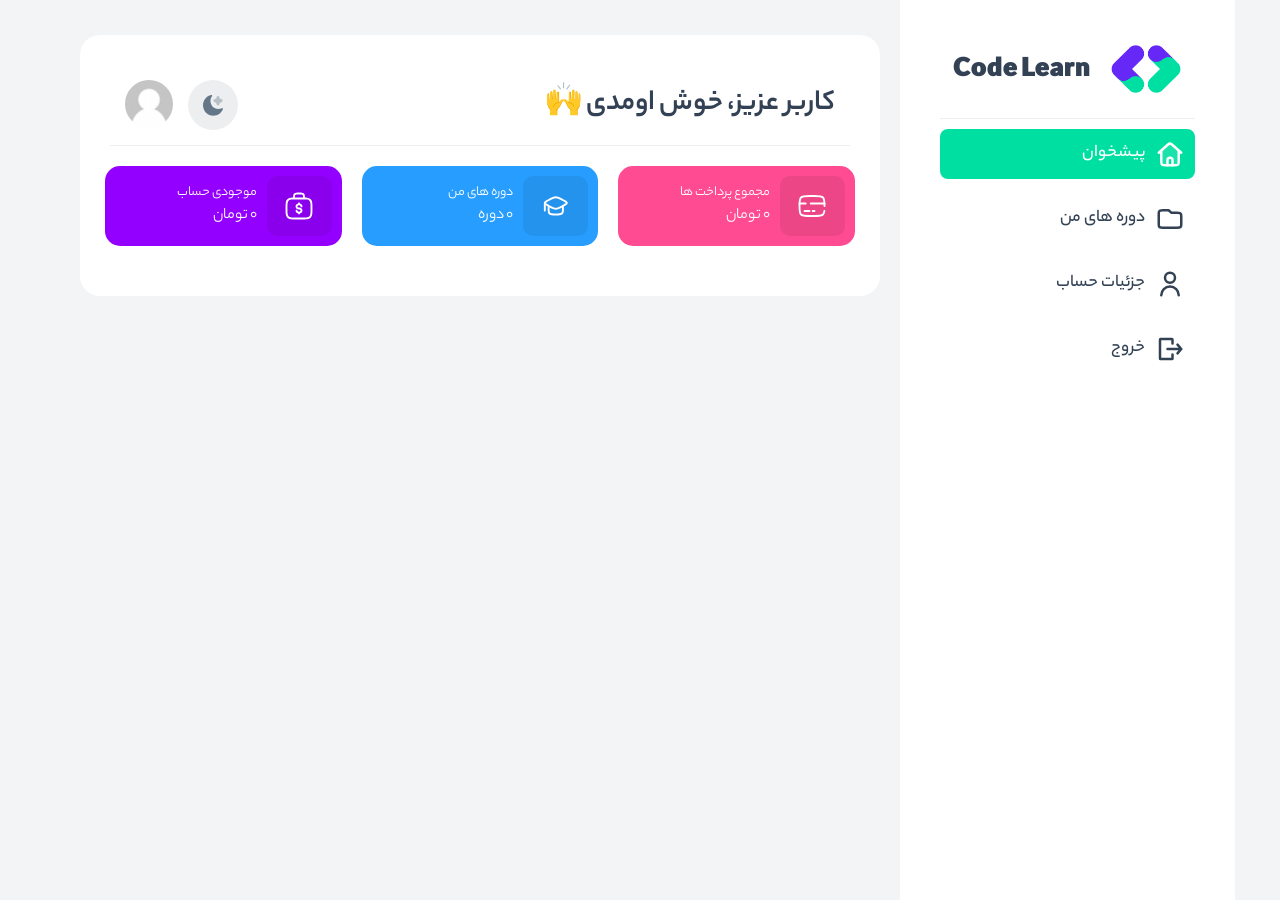
<file: user-panel.html>
<html lang="fa" dir="rtl">
<head>
    <meta charset="UTF-8">
    <meta name="viewport" content="width=device-width, user-scalable=no, initial-scale=1.0, maximum-scale=1.0, minimum-scale=1.0">
    <meta http-equiv="X-UA-Compatible" content="ie=edge">
    <title>پنل کاربری-کدلرن</title>
    <link rel="icon" type="image/png" href="images/logo-icon.png">
    <link rel="stylesheet" href="styles/fonts.css">
    <link rel="stylesheet" href="styles/app.css">
    <link rel="stylesheet" href="styles/responsive.css">
    <link rel="stylesheet" href="styles/grid.css">
</head>
<body>
    <div class="container">
        <div class="panel">
            <aside class="panel__nav">
                <button class="navigation__exit">
                    <svg width="18" height="18" viewBox="0 0 18 18" fill="none" xmlns="http://www.w3.org/2000/svg">
                        <path d="M16 2L9 9M9 9L2 16M9 9L16 16M9 9L2 2" stroke="#353F53" stroke-width="2.88235" stroke-linecap="round" stroke-linejoin="round"></path>
                    </svg>
                </button>
                <a href="index.html" class="navigation__wrapper">
                    <img src="images/logo.png" alt="کدلرن" class="navigation__logo">
                    <span class="navigation__title">Code Learn</span>
                </a>
                <div class="panel__links">
                    <a href="#" class="profile-box__link ">
                        <span class="panel__item-menu panel__item-menu--active" data-content-id="#counter">
                            <svg xmlns="http://www.w3.org/2000/svg" width="30px" height="30px" viewBox="0 0 24 24" fill="none">
                        <path opacity="0.1" d="M17.7218 8.08382L14.7218 5.29811C13.4309 4.09937 12.7854 3.5 12 3.5C11.2146 3.5 10.5691 4.09937 9.2782 5.29811L6.2782 8.08382C5.64836 8.66867 5.33345 8.96109 5.16672 9.34342C5 9.72575 5 10.1555 5 11.015V16.9999C5 18.8856 5 19.8284 5.58579 20.4142C6.17157 20.9999 7.11438 20.9999 9 20.9999H9.75V16.9999C9.75 15.7573 10.7574 14.7499 12 14.7499C13.2426 14.7499 14.25 15.7573 14.25 16.9999V20.9999H15C16.8856 20.9999 17.8284 20.9999 18.4142 20.4142C19 19.8284 19 18.8856 19 16.9999L19 11.015C19 10.1555 19 9.72575 18.8333 9.34342C18.6666 8.96109 18.3516 8.66866 17.7218 8.08382Z" fill=currentColor />
                        <path d="M19 9L19 17C19 18.8856 19 19.8284 18.4142 20.4142C17.8284 21 16.8856 21 15 21L14 21L10 21L9 21C7.11438 21 6.17157 21 5.58579 20.4142C5 19.8284 5 18.8856 5 17L5 9" stroke=currentColor stroke-width="2" stroke-linejoin="round"/>
                        <path d="M3 11L7.5 7L10.6713 4.18109C11.429 3.50752 12.571 3.50752 13.3287 4.18109L16.5 7L21 11" stroke=currentColor stroke-width="2" stroke-linecap="round" stroke-linejoin="round"/>
                        <path d="M10 21V17C10 15.8954 10.8954 15 12 15V15C13.1046 15 14 15.8954 14 17V21" stroke=currentColor stroke-width="2" stroke-linecap="round" stroke-linejoin="round"/>
                        </svg>
                            پیشخوان
                        </span>
                    </a>
                    <a href="#" class="profile-box__link">
                        <span class="panel__item-menu" data-content-id="#courses">
                            <svg xmlns="http://www.w3.org/2000/svg" width="30px" height="30px" viewBox="0 0 24 24" fill="none">
                        <path d="M3 8.2C3 7.07989 3 6.51984 3.21799 6.09202C3.40973 5.71569 3.71569 5.40973 4.09202 5.21799C4.51984 5 5.0799 5 6.2 5H9.67452C10.1637 5 10.4083 5 10.6385 5.05526C10.8425 5.10425 11.0376 5.18506 11.2166 5.29472C11.4184 5.4184 11.5914 5.59135 11.9373 5.93726L12.0627 6.06274C12.4086 6.40865 12.5816 6.5816 12.7834 6.70528C12.9624 6.81494 13.1575 6.89575 13.3615 6.94474C13.5917 7 13.8363 7 14.3255 7H17.8C18.9201 7 19.4802 7 19.908 7.21799C20.2843 7.40973 20.5903 7.71569 20.782 8.09202C21 8.51984 21 9.0799 21 10.2V15.8C21 16.9201 21 17.4802 20.782 17.908C20.5903 18.2843 20.2843 18.5903 19.908 18.782C19.4802 19 18.9201 19 17.8 19H6.2C5.07989 19 4.51984 19 4.09202 18.782C3.71569 18.5903 3.40973 18.2843 3.21799 17.908C3 17.4802 3 16.9201 3 15.8V8.2Z" stroke=currentColor stroke-width="2" stroke-linecap="round" stroke-linejoin="round"/>
                        </svg>
                            دوره های من
                        </span>
                    </a>
                    <a href="#" class="profile-box__link">
                        <span class="panel__item-menu" data-content-id="#user-info" >
                            <svg xmlns="http://www.w3.org/2000/svg" width="30px" height="30px" viewBox="0 0 24 24" fill="none">
                        <path d="M5 21C5 17.134 8.13401 14 12 14C15.866 14 19 17.134 19 21M16 7C16 9.20914 14.2091 11 12 11C9.79086 11 8 9.20914 8 7C8 4.79086 9.79086 3 12 3C14.2091 3 16 4.79086 16 7Z" stroke=currentColor stroke-width="2" stroke-linecap="round" stroke-linejoin="round"/>
                        </svg>
                            جزئیات حساب
                        </span>
                    </a>
                    <div class="profile-box__link">
                        <a href="#" class="profile-box__link">
                            <span class="panel__item-menu">
                                <svg xmlns="http://www.w3.org/2000/svg" width="30px" height="30px" viewBox="0 0 24 24" fill="none">
                                    <path d="M14 7.63636L14 4.5C14 4.22386 13.7761 4 13.5 4L4.5 4C4.22386 4 4 4.22386 4 4.5L4 19.5C4 19.7761 4.22386 20 4.5 20L13.5 20C13.7761 20 14 19.7761 14 19.5L14 16.3636" stroke=currentColor stroke-width="2" stroke-linecap="round" stroke-linejoin="round"/>
                                    <path d="M10 12L21 12M21 12L18.0004 8.5M21 12L18 15.5" stroke=currentColor stroke-width="2" stroke-linecap="round" stroke-linejoin="round"/>
                                </svg>
                                خروج
                            </span>
                        </a>
                    </div>
                </div>
            </aside>
            <div class="panel__content">
                <header class="panel__header">
                    <div class="panel__nav-btn">
                        <svg xmlns="http://www.w3.org/2000/svg" class="svg-icon" style="width: 1.5em;height: 1.5em;vertical-align: middle;fill: currentColor;overflow: hidden;" viewBox="0 0 1024 1024" version="1.1"><path d="M64.28704 864h416a64 64 0 0 1 4.8 127.84L480.28704 992H64.28704a64 64 0 0 1-4.8-127.84L64.28704 864h416H64.28704z m0-416h832a64 64 0 0 1 4.8 127.84L896.28704 576H64.28704a64 64 0 0 1-4.8-127.84L64.28704 448zM480.28704 48h416a64 64 0 0 1 4.8 127.84L896.28704 176H480.28704a64 64 0 0 1-4.8-127.84L480.28704 48z" fill=currentColor /></svg>
                        پیشخوان
                    </div>
                    <h3 class="panel__header-title">  کاربر عزیز، خوش اومدی  🙌</h3>
                    <div class="header__wrapper">
                        <div class="change-mode">
                            <svg width="20" height="21"  viewBox="0 0 20 21" fill="none"
                                 xmlns="http://www.w3.org/2000/svg">
                                <path fill-rule="evenodd" clip-rule="evenodd"
                                      d="M19.9358 14.3652C20.0691 14.0415 19.9906 13.6679 19.7389 13.4276C19.4872 13.1873 19.115 13.1308 18.8051 13.2857C17.7584 13.8091 16.5801 14.1034 15.3317 14.1034C10.9835 14.1034 7.45846 10.5246 7.45846 6.1098C7.45846 4.32254 8.0352 2.67449 9.01033 1.34372C9.21644 1.06244 9.22917 0.680892 9.04229 0.386091C8.85541 0.0912907 8.50809 -0.054977 8.17055 0.0189828C3.50017 1.04235 2.17361e-07 5.25905 0 10.3077C-2.50276e-07 16.1208 4.64155 20.8333 10.3672 20.8333C14.6778 20.8333 18.372 18.1625 19.9358 14.3652Z"
                                      fill="currentColor"></path>
                                <path fill-rule="evenodd" clip-rule="evenodd"
                                      d="M13.0928 3.67116L13.7596 1.84183C13.9751 1.25035 14.4797 0.939795 14.9987 0.910156C15.5177 0.939795 16.0222 1.25035 16.2378 1.84183L16.9045 3.67116L18.7063 4.34807C19.9329 4.8089 19.9329 6.57032 18.7063 7.03114L16.9045 7.70806L16.2378 9.53738C16.0222 10.1289 15.5177 10.4394 14.9987 10.4691C14.4797 10.4394 13.9751 10.1289 13.7596 9.53738L13.0928 7.70806L11.2911 7.03114C10.0644 6.57032 10.0644 4.8089 11.2911 4.34807L13.0928 3.67116Z"
                                      fill="currentColor" fill-opacity="0.4"></path>
                            </svg>
                        </div>
                        <div class="profile profile--show">
                            <img src="images/profile.png" alt="" class="profile__img">
                        </div>
                    </div>
                </header>
                <h3 class="panel__title"> عزیز، خوش اومدی 🙌</h3>
                <div class="item-menu__content item-menu__content--show" id="counter">
                    <div class="row">
                        <div class="col-12 col-md-6 col-lg-4">
                            <div class="panel__part color-pink">
                                <div class="panel__part-icon">
                                    <svg xmlns="http://www.w3.org/2000/svg" width="30px" height="30px" viewBox="0 0 24 24" fill="none">
                                        <path d="M22 12C22 8.22876 22 6.34315 20.8284 5.17157C19.6569 4 17.7712 4 14 4H10C6.22876 4 4.34315 4 3.17157 5.17157C2 6.34315 2 8.22876 2 12C2 15.7712 2 17.6569 3.17157 18.8284C4.34315 20 6.22876 20 10 20H14C17.7712 20 19.6569 20 20.8284 18.8284C21.4816 18.1752 21.7706 17.3001 21.8985 16" stroke=currentColor stroke-width="1.5" stroke-linecap="round"/>
                                        <path d="M10 16H6" stroke=currentColor stroke-width="1.5" stroke-linecap="round"/>
                                        <path d="M14 16H12.5" stroke=currentColor stroke-width="1.5" stroke-linecap="round"/>
                                        <path d="M2 10L7 10M22 10L11 10" stroke=currentColor stroke-width="1.5" stroke-linecap="round"/>
                                    </svg>
                                </div>
                                <div class="panel__part-content">
                                    <span class="panel__part-title">مجموع پرداخت ها</span>
                                    <span class="panel__part-description">0 تومان</span>
                                </div>
                            </div>
                        </div>
                        <div class="col-12 col-md-6 col-lg-4">
                            <div class="panel__part color-blue">
                                <div class="panel__part-icon">
                                    <svg width="25" height="22" viewBox="0 0 19 16" fill="none" xmlns="http://www.w3.org/2000/svg">
                                        <path fill-rule="evenodd" clip-rule="evenodd" d="M14.9644 2.56903C12.7053 1.34824 11.2405 0.61548 9.72655 0.615479C8.21263 0.615477 6.74784 1.34823 4.4887 2.56903L4.44813 2.59095L4.44812 2.59096C3.33117 3.19453 2.4427 3.67463 1.83724 4.0836C1.5306 4.29073 1.25394 4.50721 1.0486 4.743C0.840891 4.98151 0.654298 5.30036 0.654297 5.69593V11.5022C0.654297 11.903 0.979239 12.2279 1.38008 12.2279C1.78091 12.2279 2.10586 11.903 2.10586 11.5022V7.483C2.51176 7.73838 3.01493 8.02144 3.60393 8.34318C3.55711 8.92701 3.55717 9.68159 3.55725 10.6556L3.55726 10.7763C3.55726 14.4052 4.6417 15.131 9.70144 15.131C14.4439 15.131 15.8955 14.4053 15.8955 10.7763C15.8955 9.74536 15.8955 8.95349 15.8437 8.34614C16.5729 7.9479 17.1708 7.60887 17.6158 7.30826C17.9225 7.10114 18.1991 6.88465 18.4045 6.64886C18.6122 6.41035 18.7988 6.0915 18.7988 5.69593C18.7988 5.30035 18.6122 4.98151 18.4045 4.743C18.1991 4.5072 17.9225 4.29072 17.6158 4.08359C17.0104 3.67462 16.1219 3.19452 15.005 2.59095L14.9644 2.56903ZM14.4308 9.10966C12.4677 10.1575 11.1179 10.7764 9.72655 10.7764C8.3346 10.7764 6.98418 10.1569 5.01969 9.10826C5.00901 9.54212 5.00881 10.0843 5.00881 10.7763C5.00881 12.5655 5.30938 12.9461 5.56661 13.1269C5.75939 13.2624 6.11995 13.4177 6.82693 13.5261C7.52883 13.6338 8.45693 13.6795 9.70144 13.6795C10.8626 13.6795 11.7548 13.6341 12.4472 13.5266C13.143 13.4185 13.539 13.2614 13.7736 13.1055C14.0978 12.8901 14.4439 12.4611 14.4439 10.7763C14.4439 10.0842 14.4428 9.5424 14.4308 9.10966ZM2.64974 5.28646C2.3811 5.46791 2.22611 5.60126 2.14356 5.69593C2.22611 5.79061 2.3811 5.92395 2.64974 6.10541C3.18819 6.46912 4.01236 6.91549 5.17878 7.5458C7.52453 8.81339 8.65011 9.32483 9.72655 9.32483C10.803 9.32483 11.9286 8.8134 14.2743 7.5458C15.4407 6.91549 16.2649 6.46912 16.8033 6.10541C17.072 5.92395 17.227 5.7906 17.3095 5.69593C17.227 5.60125 17.072 5.46791 16.8033 5.28645C16.2649 4.92274 15.4407 4.47637 14.2743 3.84606C11.9286 2.57847 10.803 2.06704 9.72655 2.06704C8.65011 2.06704 7.52452 2.57847 5.17878 3.84606C4.01236 4.47637 3.18819 4.92274 2.64974 5.28646ZM17.3586 5.76233L17.3577 5.76038C17.3583 5.76169 17.3586 5.76233 17.3586 5.76233ZM17.3577 5.63148L17.3585 5.62975C17.3584 5.63004 17.3581 5.63062 17.3577 5.63148ZM2.09541 5.63148C2.09473 5.63018 2.09446 5.62953 2.09449 5.62954L2.09541 5.63148Z" fill="white"></path>
                                    </svg>
                                </div>
                                <div class="panel__part-content">
                                    <span class="panel__part-title">دوره های من</span>
                                    <span class="panel__part-description">0 دوره</span>
                                </div>
                            </div>
                        </div>
                        <div class="col-12 col-md-6 col-lg-4">
                            <div class="panel__part color-purple">
                                <div class="panel__part-icon">
                                    <svg xmlns="http://www.w3.org/2000/svg" width="30px" height="30px" viewBox="0 0 24 24" fill="none">
                                        <path fill-rule="evenodd" clip-rule="evenodd" d="M11.948 1.25H12.052C12.9505 1.24997 13.6997 1.24995 14.2945 1.32991C14.9223 1.41432 15.4891 1.59999 15.9445 2.05546C16.4 2.51093 16.5857 3.07773 16.6701 3.70552C16.7292 4.14512 16.7446 4.66909 16.7486 5.27533C17.3971 5.29614 17.9752 5.33406 18.489 5.40314C19.6614 5.56076 20.6104 5.89288 21.3588 6.64124C22.1071 7.38961 22.4392 8.33856 22.5969 9.51098C22.75 10.6502 22.75 12.1058 22.75 13.9436V14.0564C22.75 15.8942 22.75 17.3498 22.5969 18.489C22.4392 19.6614 22.1071 20.6104 21.3588 21.3588C20.6104 22.1071 19.6614 22.4392 18.489 22.5969C17.3498 22.75 15.8942 22.75 14.0564 22.75H9.94359C8.10583 22.75 6.65019 22.75 5.51098 22.5969C4.33856 22.4392 3.38961 22.1071 2.64124 21.3588C1.89288 20.6104 1.56076 19.6614 1.40314 18.489C1.24997 17.3498 1.24998 15.8942 1.25 14.0564V13.9436C1.24998 12.1058 1.24997 10.6502 1.40314 9.51098C1.56076 8.33856 1.89288 7.38961 2.64124 6.64124C3.38961 5.89288 4.33856 5.56076 5.51098 5.40314C6.02475 5.33406 6.60288 5.29614 7.2514 5.27533C7.2554 4.66909 7.27081 4.14512 7.32991 3.70552C7.41432 3.07773 7.59999 2.51093 8.05546 2.05546C8.51093 1.59999 9.07773 1.41432 9.70552 1.32991C10.3003 1.24995 11.0495 1.24997 11.948 1.25ZM8.7518 5.25178C9.12993 5.24999 9.52694 5.25 9.94358 5.25H14.0564C14.4731 5.25 14.8701 5.24999 15.2482 5.25178C15.244 4.68146 15.23 4.25125 15.1835 3.90539C15.1214 3.44393 15.0142 3.24644 14.8839 3.11612C14.7536 2.9858 14.5561 2.87858 14.0946 2.81654C13.6116 2.7516 12.964 2.75 12 2.75C11.036 2.75 10.3884 2.7516 9.90539 2.81654C9.44393 2.87858 9.24643 2.9858 9.11612 3.11612C8.9858 3.24644 8.87858 3.44393 8.81654 3.90539C8.77004 4.25125 8.75601 4.68146 8.7518 5.25178ZM5.71085 6.88976C4.70476 7.02503 4.12511 7.2787 3.7019 7.70191C3.27869 8.12511 3.02502 8.70476 2.88976 9.71085C2.75159 10.7385 2.75 12.0932 2.75 14C2.75 15.9068 2.75159 17.2615 2.88976 18.2892C3.02502 19.2952 3.27869 19.8749 3.7019 20.2981C4.12511 20.7213 4.70476 20.975 5.71085 21.1102C6.73851 21.2484 8.09318 21.25 10 21.25H14C15.9068 21.25 17.2615 21.2484 18.2892 21.1102C19.2952 20.975 19.8749 20.7213 20.2981 20.2981C20.7213 19.8749 20.975 19.2952 21.1102 18.2892C21.2484 17.2615 21.25 15.9068 21.25 14C21.25 12.0932 21.2484 10.7385 21.1102 9.71085C20.975 8.70476 20.7213 8.12511 20.2981 7.70191C19.8749 7.2787 19.2952 7.02503 18.2892 6.88976C17.2615 6.7516 15.9068 6.75 14 6.75H10C8.09318 6.75 6.73851 6.7516 5.71085 6.88976ZM12 9.25C12.4142 9.25 12.75 9.58579 12.75 10V10.0102C13.8388 10.2845 14.75 11.143 14.75 12.3333C14.75 12.7475 14.4142 13.0833 14 13.0833C13.5858 13.0833 13.25 12.7475 13.25 12.3333C13.25 11.9493 12.8242 11.4167 12 11.4167C11.1758 11.4167 10.75 11.9493 10.75 12.3333C10.75 12.7174 11.1758 13.25 12 13.25C13.3849 13.25 14.75 14.2098 14.75 15.6667C14.75 16.857 13.8388 17.7155 12.75 17.9898V18C12.75 18.4142 12.4142 18.75 12 18.75C11.5858 18.75 11.25 18.4142 11.25 18V17.9898C10.1612 17.7155 9.25 16.857 9.25 15.6667C9.25 15.2525 9.58579 14.9167 10 14.9167C10.4142 14.9167 10.75 15.2525 10.75 15.6667C10.75 16.0507 11.1758 16.5833 12 16.5833C12.8242 16.5833 13.25 16.0507 13.25 15.6667C13.25 15.2826 12.8242 14.75 12 14.75C10.6151 14.75 9.25 13.7903 9.25 12.3333C9.25 11.143 10.1612 10.2845 11.25 10.0102V10C11.25 9.58579 11.5858 9.25 12 9.25Z" fill="currentColor"/>
                                    </svg>
                                </div>
                                <div class="panel__part-content">
                                    <span class="panel__part-title">موجودی حساب</span>
                                    <span class="panel__part-description">0 تومان</span>
                                </div>
                            </div>
                        </div>
                    </div>
                </div>
                <div class="item-menu__content" id="courses">
                    <div class="row">
                        <div class="col-12 col-md-6 col-lg-4">
                            <div class="panel__part color-blue">
                                <div class="panel__part-icon">
                                    <svg width="25" height="22" viewBox="0 0 19 16" fill="none" xmlns="http://www.w3.org/2000/svg">
                                        <path fill-rule="evenodd" clip-rule="evenodd" d="M14.9644 2.56903C12.7053 1.34824 11.2405 0.61548 9.72655 0.615479C8.21263 0.615477 6.74784 1.34823 4.4887 2.56903L4.44813 2.59095L4.44812 2.59096C3.33117 3.19453 2.4427 3.67463 1.83724 4.0836C1.5306 4.29073 1.25394 4.50721 1.0486 4.743C0.840891 4.98151 0.654298 5.30036 0.654297 5.69593V11.5022C0.654297 11.903 0.979239 12.2279 1.38008 12.2279C1.78091 12.2279 2.10586 11.903 2.10586 11.5022V7.483C2.51176 7.73838 3.01493 8.02144 3.60393 8.34318C3.55711 8.92701 3.55717 9.68159 3.55725 10.6556L3.55726 10.7763C3.55726 14.4052 4.6417 15.131 9.70144 15.131C14.4439 15.131 15.8955 14.4053 15.8955 10.7763C15.8955 9.74536 15.8955 8.95349 15.8437 8.34614C16.5729 7.9479 17.1708 7.60887 17.6158 7.30826C17.9225 7.10114 18.1991 6.88465 18.4045 6.64886C18.6122 6.41035 18.7988 6.0915 18.7988 5.69593C18.7988 5.30035 18.6122 4.98151 18.4045 4.743C18.1991 4.5072 17.9225 4.29072 17.6158 4.08359C17.0104 3.67462 16.1219 3.19452 15.005 2.59095L14.9644 2.56903ZM14.4308 9.10966C12.4677 10.1575 11.1179 10.7764 9.72655 10.7764C8.3346 10.7764 6.98418 10.1569 5.01969 9.10826C5.00901 9.54212 5.00881 10.0843 5.00881 10.7763C5.00881 12.5655 5.30938 12.9461 5.56661 13.1269C5.75939 13.2624 6.11995 13.4177 6.82693 13.5261C7.52883 13.6338 8.45693 13.6795 9.70144 13.6795C10.8626 13.6795 11.7548 13.6341 12.4472 13.5266C13.143 13.4185 13.539 13.2614 13.7736 13.1055C14.0978 12.8901 14.4439 12.4611 14.4439 10.7763C14.4439 10.0842 14.4428 9.5424 14.4308 9.10966ZM2.64974 5.28646C2.3811 5.46791 2.22611 5.60126 2.14356 5.69593C2.22611 5.79061 2.3811 5.92395 2.64974 6.10541C3.18819 6.46912 4.01236 6.91549 5.17878 7.5458C7.52453 8.81339 8.65011 9.32483 9.72655 9.32483C10.803 9.32483 11.9286 8.8134 14.2743 7.5458C15.4407 6.91549 16.2649 6.46912 16.8033 6.10541C17.072 5.92395 17.227 5.7906 17.3095 5.69593C17.227 5.60125 17.072 5.46791 16.8033 5.28645C16.2649 4.92274 15.4407 4.47637 14.2743 3.84606C11.9286 2.57847 10.803 2.06704 9.72655 2.06704C8.65011 2.06704 7.52452 2.57847 5.17878 3.84606C4.01236 4.47637 3.18819 4.92274 2.64974 5.28646ZM17.3586 5.76233L17.3577 5.76038C17.3583 5.76169 17.3586 5.76233 17.3586 5.76233ZM17.3577 5.63148L17.3585 5.62975C17.3584 5.63004 17.3581 5.63062 17.3577 5.63148ZM2.09541 5.63148C2.09473 5.63018 2.09446 5.62953 2.09449 5.62954L2.09541 5.63148Z" fill="white"></path>
                                    </svg>
                                </div>
                                <div class="panel__part-content">
                                    <span class="panel__part-title">دوره های من</span>
                                    <span class="panel__part-description">0 دوره</span>
                                </div>
                            </div>
                        </div>
                    </div>
                </div>
                <div class="item-menu__content" id="user-info">
                    <div class="user-info">
                        <div class="row">
                            <div class="col-12 col-lg-7">
                                <span class="user-info__title">جزئیات حساب</span>
                                <form action="" method="post" class="user-info__form">
                                    <label class="user-info__lbl">
                                        نام کاربری
                                    </label>
                                    <input  type="text" class="user-info__txt username" value="" disabled>

                                    <label class="user-info__lbl">
                                        ایمیل
                                    </label>
                                    <input  type="text" class="user-info__txt email" value="" disabled >
                                </form>
                            </div>
                            <div class="col-12 col-lg-5">
                                <span class="user-info__title">تغییر رمز عبور</span>
                                <form action="" method="post" class="user-info__form">
                                    <label class="user-info__lbl">
                                        رمز عبور فعلی
                                    </label>
                                    <input name="frm[passB]" type="text" class="user-info__txt">
                                    <label class="user-info__lbl">
                                        رمز عبور جدید
                                    </label>
                                    <input name="frm[passA]" type="text" class="user-info__txt">
                                    <button name="changePass" type="submit" class="user-info__btn">تغییر رمز</button>
                                </form>
                            </div>
                        </div>
                    </div>
                </div>
            </div>
        </div>
    </div>

    <div class="glass"></div>

</body>
    
<script type="text/javascript">
    const changeThemeBtn = document.querySelectorAll(".change-mode");
    const lightIcon = `<svg width="40" height="40" fill=currentColor xmlns="http://www.w3.org/2000/svg" xmlns:xlink="http://www.w3.org/1999/xlink" version="1.1" x="0px" y="0px" viewBox="0 0 100 100" enable-background="new 0 0 100 100" xml:space="preserve">
                            <g>
                                <path d="M50,25.43c-13.526,0-24.53,11.004-24.53,24.53S36.474,74.49,50,74.49c13.525,0,24.529-11.004,24.529-24.53   S63.525,25.43,50,25.43z M50,71.49c-11.872,0-21.53-9.658-21.53-21.53c0-11.872,9.658-21.53,21.53-21.53   c11.871,0,21.529,9.658,21.529,21.53C71.529,61.832,61.871,71.49,50,71.49z"/>
                                <path d="M50,20.494c0.828,0,1.5-0.671,1.5-1.5v-7.16c0-0.829-0.672-1.5-1.5-1.5s-1.5,0.671-1.5,1.5v7.16   C48.5,19.823,49.172,20.494,50,20.494z"/>
                                <path d="M50,80.006c-0.828,0-1.5,0.671-1.5,1.5v7.161c0,0.829,0.672,1.5,1.5,1.5s1.5-0.671,1.5-1.5v-7.161   C51.5,80.677,50.828,80.006,50,80.006z"/>
                                <path d="M26.839,29.21c0.293,0.292,0.677,0.439,1.061,0.439s0.768-0.146,1.061-0.439c0.586-0.586,0.586-1.536,0-2.122l-5.064-5.063   c-0.586-0.585-1.535-0.585-2.121,0s-0.586,1.536,0,2.122L26.839,29.21z"/>
                                <path d="M73.162,71.291c-0.586-0.586-1.535-0.586-2.121,0c-0.586,0.585-0.586,1.535,0,2.121l5.063,5.063   c0.293,0.293,0.677,0.439,1.061,0.439s0.768-0.146,1.061-0.439c0.586-0.585,0.586-1.535,0-2.121L73.162,71.291z"/>
                                <path d="M18.746,48.75l-7.162,0c-0.828,0-1.5,0.672-1.5,1.5c0,0.829,0.672,1.5,1.5,1.5l7.162,0c0.828,0,1.5-0.672,1.5-1.5   C20.246,49.421,19.574,48.75,18.746,48.75z"/>
                                <path d="M88.417,48.75h-7.161c-0.828,0-1.5,0.671-1.5,1.5s0.672,1.5,1.5,1.5h7.161c0.828,0,1.5-0.671,1.5-1.5   S89.245,48.75,88.417,48.75z"/>
                                <path d="M26.839,71.289l-5.064,5.065c-0.586,0.586-0.586,1.536,0,2.121c0.293,0.293,0.677,0.439,1.061,0.439   s0.768-0.146,1.061-0.439l5.064-5.065c0.586-0.586,0.586-1.536,0-2.121C28.374,70.703,27.425,70.703,26.839,71.289z"/>
                                <path d="M76.104,22.024l-5.063,5.063c-0.586,0.586-0.586,1.536,0,2.121c0.293,0.293,0.677,0.439,1.061,0.439   s0.768-0.146,1.061-0.439l5.063-5.063c0.586-0.586,0.586-1.536,0-2.121C77.639,21.438,76.689,21.438,76.104,22.024z"/>
                            </g>
                        </svg>`;
    const darkIcon = `<svg width="20" height="21" class=" change-mode__dark" viewBox="0 0 20 21" fill="none" xmlns="http://www.w3.org/2000/svg">
                            <path fill-rule="evenodd" clip-rule="evenodd" d="M19.9358 14.3652C20.0691 14.0415 19.9906 13.6679 19.7389 13.4276C19.4872 13.1873 19.115 13.1308 18.8051 13.2857C17.7584 13.8091 16.5801 14.1034 15.3317 14.1034C10.9835 14.1034 7.45846 10.5246 7.45846 6.1098C7.45846 4.32254 8.0352 2.67449 9.01033 1.34372C9.21644 1.06244 9.22917 0.680892 9.04229 0.386091C8.85541 0.0912907 8.50809 -0.054977 8.17055 0.0189828C3.50017 1.04235 2.17361e-07 5.25905 0 10.3077C-2.50276e-07 16.1208 4.64155 20.8333 10.3672 20.8333C14.6778 20.8333 18.372 18.1625 19.9358 14.3652Z" fill="currentColor"></path>
                            <path fill-rule="evenodd" clip-rule="evenodd" d="M13.0928 3.67116L13.7596 1.84183C13.9751 1.25035 14.4797 0.939795 14.9987 0.910156C15.5177 0.939795 16.0222 1.25035 16.2378 1.84183L16.9045 3.67116L18.7063 4.34807C19.9329 4.8089 19.9329 6.57032 18.7063 7.03114L16.9045 7.70806L16.2378 9.53738C16.0222 10.1289 15.5177 10.4394 14.9987 10.4691C14.4797 10.4394 13.9751 10.1289 13.7596 9.53738L13.0928 7.70806L11.2911 7.03114C10.0644 6.57032 10.0644 4.8089 11.2911 4.34807L13.0928 3.67116Z" fill="currentColor" fill-opacity="0.4"></path>
                         </svg>` ;
    const exitPanel =document.querySelector('.navigation__exit');
    const glass = document.querySelector('.glass');
    const  navBtn = document.querySelector('.panel__nav-btn');
    const panelNav =document.querySelector('.panel__nav');
    const panelItems = document.querySelectorAll('.panel__item-menu');

    changeThemeBtn.forEach(changeTheme => {
        if (window.localStorage.getItem("theme") === "dark-theme"){
            document.documentElement.classList.add("dark-theme")
            changeTheme.innerHTML = lightIcon;
        } else {
            changeTheme.innerHTML = darkIcon;
        }
    })

    changeThemeBtn.forEach(changeTheme => {
        changeTheme.addEventListener('click',function (){
            document.documentElement.classList.toggle("dark-theme")
            if (document.documentElement.classList.contains("dark-theme")){
                window.localStorage.setItem("theme", "dark-theme")
                this.innerHTML = lightIcon;
            } else {
                window.localStorage.setItem("theme", "light-theme")
                this.innerHTML = darkIcon;
            }
        })
    })


    navBtn.addEventListener('click',function (){
        panelNav.classList.toggle('panel__nav--open')
        glass.classList.toggle('show-glass')
    })
    glass.addEventListener('click',function (){
        glass.classList.remove('show-glass')
        panelNav.classList.remove('panel__nav--open')
    })
    exitPanel.addEventListener('click',function (){
        panelNav.classList.toggle('panel__nav--open')
        glass.classList.toggle('show-glass')
    })


    panelItems.forEach(panelItem => {
        panelItem.addEventListener('click',function (){
            document.querySelector('.panel__item-menu--active').classList.remove('panel__item-menu--active')
            document.querySelector('.item-menu__content--show').classList.remove('item-menu__content--show')
            this.classList.add('panel__item-menu--active')
            let contentId = this.getAttribute('data-content-id')
            document.querySelector(contentId).classList.add('item-menu__content--show')
        })
    })

</script>

</html>
</file>
<file: styles/fonts.css>
@font-face {
    font-family: "Yekan-Regular";
    src: url("../fonts/Yekan-Bakh-FaNum-04-Regular.woff");
}

@font-face {
    font-family: "Yekan-Medium";
    src: url("../fonts/Yekan-Bakh-FaNum-05-Medium.woff");
}

@font-face {
    font-family: "Yekan-Bold";
    src: url("../fonts/Yekan-Bakh-FaNum-06-Bold.woff");
}

@font-face {
    font-family: "Yekan-Heavy";
    src: url("../fonts/Yekan-Bakh-FaNum-07-Heavy.woff");
}

@font-face {
    font-family: "Yekan-Fat";
    src: url("../fonts/Yekan-Bakh-FaNum-08-Fat.woff");
}
</file>
<file: styles/app.css>
@import "reset.css";

:root{
    --app-bg-color: #f3f4f6;
    --section-color: #ffffff;
    --title-color: #334155;
    --text-color: #637789;
    --upper-menu: #ffffff;
    --lower-menu: #d2d6de;
    --element-color:#ECEEEF;
    transition: color 250ms ease-in-out;
}

:root.dark-theme {
    --app-bg-color: #1c2f43;
    --section-color: #1b344d;
    --title-color: #ffff;
    --text-color: #d2ddff;
    --upper-menu: rgba(14,35,56,90);
    --lower-menu: rgba(12,36,63,90);
    --element-color:#1b314c;
    transition: color 250ms ease-in-out;
}

html {
    box-sizing: border-box;
    font-size: 62.5%;
}

*,
*::after,
*::before {
    box-sizing: inherit;
    font-family: "Yekan-Regular", serif;
}

body {
    font-family: "Yekan-Regular", serif;   
    line-height: 1.6;
    font-size: 1.6rem;
    background-color: var(--app-bg-color);
    color: var(--text-color);
    height: 100%;
}

.align-center{
    align-items: center;
}

.revers{
    flex-direction: column-reverse;
}

.color-yellow{
    background-color: #FFCD4B;
}

.color-pink{
    border-color: #FF4B91;
}

.color.orange{
    border-color: #FB8B24;
}

.color-green{
    background-color: #00dfa2;
}

.color-pink{
    background-color: #FF4B91;
}

.color-purple{
    background-color: #9400ff;
}

.color-blue{
    background-color: #279eff;
}
.mt-4-5{
    margin-top: 4.5rem;
}

.mb-0{
    margin-bottom: 0 !important;

}


a{
        text-decoration: none;
    color: var(--text-color) ;
}

button,input{
    border: 0;
    outline: 0;
    padding: 0;
    color: inherit;
    font: inherit;
    background: transparent;
}


/*header*/
.header{

}

.nav{

}

.upper-part{
    min-height: 9rem;
    margin-top: 1.8rem;
    border-radius: 1.6rem;
    display: flex;
    justify-content: space-between;
    background-color: var(--upper-menu);
    align-items: center;
    padding: 0.8rem 2rem;
    box-shadow: 0 4px 60px rgba(0,0,0,.05);
}

.nav__btn{
    width:4.8rem;
    height: 4.8rem;
    display: flex;
    justify-content: center;
    align-items: center;
    background-color: var(--element-color);
    border-radius: 1.3rem;
}

.nav__btn-line{
    position: relative;
}

.nav__btn-line,
.nav__btn-line::before,
.nav__btn-line::after{
    content: ' ';
    width: 2rem;
    height: 0.3rem;
    border-radius: 5rem;
    background-color: var(--title-color);
}

.nav__btn-line::before{
    position: absolute;
    top: 0.6rem;
}

.nav__btn-line::after{
    position: absolute;
    top: -0.6rem;
}

/*logo*/
.app-logo{
    max-width: 7rem;
    max-height: 5rem;
}
.app-logo__img{
    width: 100%;
}

/*search*/
.search{
    display: none;
}

.search__lbl{
    position: relative;
}

.search__txt{
    width: 60rem;
    color: var(--text-color);
    padding: 1rem 4.5rem;
    align-items: center;
    height: 4.8rem;
    border-radius: 1rem;
    background-color: var(--element-color);
    font-size: 1.3rem;
}

.search__btn{
    position: absolute;
    width: 1.8rem;
    height: 1.8rem;
    cursor: pointer;
    inset: 0 1.5rem 0;
}

.search__img{
    width: 100%;
}

.wrapper{
    display: flex;
    gap: 2rem;
    justify-content: center;
    align-items: center;
}

/*change mod*/
.change-mode{
    display: flex;
    justify-content: center;
    align-items: center;
    height: 5rem;
    width: 5rem;
    background-color: var(--element-color);
    border-radius: 50%;
    cursor: pointer;
}

/*login/signup*/
.login-mobile{
    display: flex;
    justify-content: center;
    align-items: center;
    height: 5rem;
    width: 5rem;
    background-color: var(--element-color);
    border-radius: 50%;
    cursor: pointer;
}

.login-mobile--hide{
    display: none;
}

.login-signup{
    display: none;
    position: relative;
    height: 5rem;
    width: 16rem;
}

.log-in, .sign-up{
    position: absolute;
    top: 0;
    bottom: 0;
    padding: 2rem;
    border-radius: 999rem;
    display: flex;
    align-items: center;
    width: 10rem;
    font-family: "Yekan-Bold",sans-serif;
    color: #ffff;
}

.sign-up{
    background-color: rgba(101,40,247,1);
    left: 0;
    justify-content: center;
}

.log-in{
    background-color: rgba(101,40,247,.8);
    left: 6rem;
    justify-content: flex-start;
}

.login-signup--hide{
    display: none !important;
}

/*glass*/
.glass{
    display: none;
    position: fixed;
    inset: 0;
    background-color: rgba(0 0 0 / 5%);
    backdrop-filter: blur(5px);
    z-index: 40;
}

.show-glass{
    display: block;
}

/*profile*/
.profile{
    display: none;
    height: 4.8rem;
    width: 4.8rem;
    cursor: pointer;
    position: relative;
}

.profile__img{
    width: 100%;
    border-radius: 50%;
    object-fit: cover;
}

.profile--show{
    display: block;
}

.profile-box{
    color: var(--title-color);
    position: absolute;
    left: 0;
    width: 25rem;
    background-color: var(--section-color);
    box-shadow: 0 0 60px rgba(0,0,0,.09);
    padding: 2rem;
    border-radius: 1rem;
    cursor: auto;
    transition: all 250ms ease-in-out ;
    visibility: hidden;
    opacity: 0;
    z-index: 49;
}

.profile-box--open{
    visibility:visible;
    opacity: 100;
}

.profile-box__header{
    display: flex;
    flex-direction: column;
    gap: 1rem;
    padding-bottom: 1rem;
    border-bottom: .1rem solid var(--element-color);
}

.profile-box__user{
    display: flex;
    align-items: center;
    gap: 1rem;

}

.user__link{
}

.user__img{
    display: inline-block;
    width: 4.8rem;
    height: 4.8rem;
    object-fit: cover;
    border-radius: 999rem;
}

.user__name{
    font-size: 2rem;
    font-family: "Yekan-Medium",sans-serif;
}

.wallet{
    padding: 1rem;
    display: flex;
    justify-content: space-between;
    align-items: center;
}

.wrapper-wallet{
    display: flex;
    align-items: center;
    gap: 1rem;
}

.inventory{


}

.profile-box__links{
    margin-top: 1rem;
    display: flex;
    flex-direction: column;
    gap: 1rem;
}

.profile-box__link{
    color: var(--title-color);
}

.profile-box__item{
    display: flex;
    align-items: center;
    gap: 1rem;
    padding: 1rem;
    border-radius: .8rem;
}

.profile-box__item:hover{
    background-color:  var(--element-color);
}

.my-courses{

}

.account-details{

}

.profile-box__exit{
    margin-top: 1rem;
    padding-top: 1rem;
    border-top: .1rem solid var(--element-color) ;
}

.exit{

}


/*menu*/

.lower-part{
    align-items: center;
    box-shadow: 0 4px 60px rgba(0,0,0,.05);
    display: none;
    border-bottom-right-radius: 1.6rem;
    border-bottom-left-radius: 1.6rem;
    margin-left: 8rem;
    margin-right: 8rem;
    background-color: var(--lower-menu);
    padding: 2rem 4.5rem;

}
.menu{
    display: flex;
    margin: 0 auto;
    position: relative;
}

.menu__item{
    margin-left: 3rem;
    display: flex;
    justify-content: space-between;
    align-items: center;
    gap: 0.4rem;
}

.menu__item:last-child{
    margin-left: 0;
}


.menu__link:hover{
    color: #6528F7;
}

.menu__link, .item__link{
    color: var(--title-color);
    transition: all 250ms ease-in-out;
}

.menu__link {
    font-family: "Yekan-Medium", serif;
}

.item__menu{
    display: flex;
    flex-direction: column;
    z-index: 30;
    width: 20rem;
    overflow: hidden;
    position: absolute;
    visibility: hidden;
    opacity: 0;
    top:5.5rem;
    line-height: 3rem;
    background-color: var(--section-color);
    border-radius: 1rem;
    box-shadow: 0 4px 60px rgba(0,0,0,.05);
    transition: all 250ms ease-in-out 200ms;
}

.menu__item:hover .item__menu {
    opacity: 1;
    visibility: visible;
}

.item__link:first-child{
    margin-top: 2rem;
}

.item__link:last-child{
    margin-bottom: 2rem;
}

.item__link{
    overflow: hidden;
    margin-left: 2rem;
    margin-right: 2rem;
    white-space: nowrap;
    text-overflow: ellipsis;
}

.item__link:hover{
    color: #00DFA2;
}



/*navigation-menu*/

.navigation{
    position: fixed;
    top: 0;
    bottom: 0;
    right: -33rem;
    padding: 4rem;
    background-color: var(--lower-menu);
    transition: all 250ms ease-in-out;
    z-index: 50;
}

.navigation--open{
    right: 0;
    overflow-y: auto;
}

.navigation__exit{
    position: absolute;
    left: 1.5rem;
    top: 1.5rem;
}


.navigation__wrapper{
    display: flex;
    justify-content: center;
    align-items: center;
    padding-bottom: 2rem;
    border-bottom: 0.1rem solid var(--element-color);
}

.navigation__logo{
    max-width: 7rem;
    max-height: 5rem;
}

.navigation__title{
    margin-top: 0.8rem;
    margin-right: 2rem;
    height: 5rem;
    font-family: "Yekan-Fat", serif;
    font-size: 3rem;
    color: var(--title-color);
}

.navigation-search{
    margin-top: 2rem;
}

.navigation-search__lbl{
    position: relative;
}
.navigation-search__txt{
    padding: 1rem 4.5rem;
    align-items: center;
    height: 4.8rem;
    border-radius: 1rem;
    background-color: var(--element-color);
    font-size: 1.3rem;
}
.navigation-search__btn{
    position: absolute;
    width: 1.8rem;
    height: 1.8rem;
    inset: 0 1.5rem 0;
}
.navigation-search__img{
    width: 100%;
}

.navigation__menu{
    margin-top: 2rem;
    margin-bottom: 2rem;
    padding-bottom: 2rem;
    border-bottom: 0.1rem solid var(--element-color);
}
.navigation__item{
    display: flex;
    flex-direction: column;
    margin: 1rem;
    gap: 1rem;
}
.nav-link_wrapper{
    align-items: center;
    display: flex;
    gap: .5rem;
}

.navigation__link{
    color: var(--title-color);
    font-family: "Yekan-Medium", serif;
}

.item__nav-menu{
    display: flex;
    flex-direction: column;
    z-index: 30;
    width: 20rem;
    overflow: hidden;
    height: 0;
    line-height: 3rem;
    background-color: var(--section-color);
    border-radius: 1rem;
    box-shadow: 0 4px 60px rgba(0,0,0,.05);
}

.item__nav-menu--show{
    height: auto;
}


/*landing*/
.main{

}

.main-header{
    margin-top: 5rem;
}

.main-header__wrapper{
    display: flex;
    flex-direction: column;
    align-items: center;
    gap: 2rem;
}

.main-header__title{
    font-family: "Yekan-Fat",sans-serif;
    font-size: 5rem;
    color: var(--title-color);
    text-align: center;
}

.main-header__caption{
    max-width: 500px;
    text-align: center;
    font-size: 2rem;
    font-family: Yekan-Medium,sans-serif;
    color: var(--text-color);
}

.main-header__link{
    display: flex;
    padding: 1rem 4rem;
    background-color: #6528F7;
    border-radius: 6rem;
    color: #ECEEEF;
    font-family: "Yekan-Medium",sans-serif;
    justify-content: center;
    align-items: center;
    margin-top: 1rem;
    transition: all 250ms ease-in-out;

}

.main-header__link:hover{
    background-color: var(--title-color);
}

.main-header__images{
    display: flex;
    justify-content: center;
}

.main-header__img{
    width: 33rem;
    height: auto;

}

/*courses*/
.course{
    height: 44.2rem;
    margin-top: 4.5rem;
    background-color: var(--section-color);
}

.course, .attribute{
    box-shadow: 0 4px 20px rgba(0,0,0,.10);
    border-radius: 1rem;
    padding: 1.5rem;
}

.course__banner{
    margin-top: -5rem;
    height: 19rem;
    position: relative;
}

.course__link{
    display: block;
    width: 100%;
    height: 100%;
    overflow: hidden;
    border-radius: 1rem;
}

.course__img{
    display: block;
    width: 100%;
    height: 100%;
    object-fit: cover;
    transition: all 250ms ease-in-out;
}

.course__img:hover{
    transform: scale(1.1);
}

.offer{
    position: absolute;
    top: 1rem;
    right: 1rem;
    color: #ffff;
    background-color: #6528F7;
    padding: .2rem 1.4rem;
    font-family: "Yekan-Bold",sans-serif;
    border-radius: .6rem;
    font-size: 1.7rem;
}


.course__body{
    height: 16.7rem;
    padding-top: 1.5rem;
    margin-bottom: 1rem;
}

.courses-category{
    background-color: rgba(101,40,247,.1);
    color: #6528F7;
    padding: .1rem .6rem;
    display: inline-block;
    border-radius: .5rem;

}

.course__title{
    font-family: "Yekan-Medium",sans-serif;
    color: var(--title-color);
    font-size: 2rem;
    margin-bottom: 0.8rem;
}

.course__description{
    height: 5.2rem;
    overflow: hidden;
    text-overflow: ellipsis;
}

.course__footer{

}

.footer__part1{
    display: flex;
    justify-content: space-between;
    align-items: center;
    border-bottom: 0.1rem solid var(--element-color);
    padding-bottom: 1rem;
    margin-bottom: 0.8rem;
}

.course__teacher-time{
    display: flex;
    font-size: 1.4rem;
    gap: 1rem;
}

.course__teacher, .course__time{
    display: flex;
    gap: .5rem;
}

.teacher-name{

}

.course__time{

}

.course__rating{
    display: flex;
    align-items: center;
    gap: .5rem;
}

.course__number-rating{
    color: #fcb900;
}

.footer__part2{
    display: flex;
    justify-content:space-between;
    align-items: start;
}

.course__students{
    display: flex;
    gap: .8rem;
    font-size: 2rem;
    font-family: Yekan-Medium,sans-serif;
    color: var(--title-color);
}

.course__prices{
    display: flex;
    flex-direction: column;
    align-items: flex-start;

}

.course__offer-price{
    position: relative;
    padding: 0 .5rem;
}

.course__offer-price::after{
    content: ' ';
    position: absolute;
    width: 100%;
    inset: 0;
    margin: auto 0;
    height: 0.1rem;
    border-radius: 5rem;
    background-color: var(--text-color);
}

.course__price{
    display: flex;
    gap: .5rem;
    align-items: center;
    font-family: "Yekan-Bold",sans-serif;
    font-size: 2.5rem;
    line-height: 1;
    color: #00DFA2;

}

/*last course*/
.last-courses{
    margin-top: 7rem;
    margin-bottom: 10rem;
}

.section__header{
    display: flex;
    flex-direction: column;
    margin-bottom: 2.5rem;
}

.title{
    display: flex;
    align-items: center;
    gap: 2.5rem;
}

.title__icon{
    display: inline-block;
    width: 2rem;
    height: 2rem;
    border-radius: .2rem;
    transform: rotate(45deg);
}

.title__content{
    font-size: 3.5rem;
    color: var(--title-color);
    font-family: "Yekan-Fat",sans-serif;
}

.content__description {
    font-size: 2.5rem;
}

.content__view{
    display: flex;
    align-items: center;
    gap: .5rem;
    color: #6528F7;
    align-self: end;
    font-family: "Yekan-Medium",sans-serif;
    font-size: 2rem;
    border-radius: .8rem;
    padding: 1rem;
    transition: all 250ms ease-in-out;
}

.content__view:hover{
    background-color:rgba(101,40,247,.1) ;

}

/* road map*/

.road-maps{
    margin-bottom: 10rem;
}

.road-map{

}

.road-map__link{
    box-shadow: 0 4px 20px rgba(0,0,0,.10);
    border-radius: 1rem;
    display: flex;
    align-items: center;
    gap: 3rem;
    width: 100%;
    height: 100%;
    position: relative;
    padding: 3.5rem;
}

.road-map__description{
    position: absolute;
    top: -0.4rem;
    left: 1rem;
    background-color: #ffffff;
    display: flex;
    flex-direction: column;
    align-items: center;
    padding: 0.5rem;
    border-radius: .3rem;
    gap: 0.5rem;
}

.road-map__count{
    font-family: "Yekan-Medium",sans-serif;
    font-size: 1.4rem;
    color: #334155FF;
}

.road-map__title{
    font-family: "Yekan-Bold",sans-serif;
    color: #ffffff;
    font-size: 2.5rem;
}


/*attributes*/

.attributes{
    margin-bottom: 10rem;
}

.attribute{
    display: flex;
    flex-direction: column;
    align-items: center;
    justify-content: center;
    background-color: var(--section-color);
}

.attribute__img{
    display: inline-block;
    width: 12rem;
    height: 12rem;
    margin-bottom: 2rem;
}

.attribute__title{
    font-family: "Yekan-Bold",sans-serif;
    font-size: 2.5rem;
    color: var(--title-color);
    margin-bottom: 1rem;
}

.attribute__description{
    font-family: "Yekan-Medium",sans-serif;
    max-width: 40rem;
    height: 7.7rem;
    text-align: center;
}


.new-courses{
    margin-bottom: 10rem;
}

/*slider*/

.slider-pagination-next-prev{
    margin-top: 2rem;
    display: flex;
    align-items: center;
    justify-content: center;

}

.swiper-pagination{
    position: unset !important;
    width: unset !important;
    transform: translatex(0)  !important;
}

.swiper-pagination-bullet-active{
    background-color: #6528F7 !important;
    transform: scale(1.3);
}

.swiper-button-prev,.swiper-button-next{
    position: unset !important;
    margin-top: unset!important;
    color: #6528F7 !important;
}

.swiper-button-prev::after,.swiper-button-next::after{
    content: ' ' !important;
}

/*last article*/

.last-articles{
    margin-bottom: 10rem;
}

.article{
    background-color: var(--section-color);
    box-shadow: 0 4px 20px rgba(0,0,0,.10);
    border-radius: 1rem;
    padding: 1.5rem;
}

.article__banner{
    height: 19rem;
}

.article__link{
    display: block;
    width: 100%;
    height: 100%;
    overflow: hidden;
    border-radius: 1rem;
}

.article__img{
    display: block;
    width: 100%;
    height: 100%;
    object-fit: cover;
    overflow: hidden;
    transition: all 250ms ease-in-out;
}

.article__img:hover{
    transform: scale(1.1);
}

.article__body{
    padding-top: 1.5rem;
    margin-bottom: 1rem;
}

.article__title{
    font-family: "Yekan-Medium",sans-serif;
    color: var(--title-color);
    font-size: 2rem;
    margin-bottom: .8rem;
}

.article__description{
    height: 5.2rem;
    overflow: hidden;
    text-overflow: ellipsis;
}

.article-footer{
    display: flex;
    flex-direction: column;
}

.article-footer__part1{
    display: flex;
    justify-content: space-between;
    align-items: center;
    border-bottom: 0.1rem solid var(--element-color);
    padding-bottom: 1rem;
    margin-bottom: 0.8rem;
}

.article__author-date{
    display: flex;
    gap: 1rem;
}

.article__author{
    display: flex;
    align-items: center;
    gap: .5rem;
}

.author-name{
    color: var(--text-color);
}

.article__date{
    display: flex;
    align-items: center;
    gap: .5rem;
}

.article-footer__part2{
    display: flex;
    align-items: center;
    justify-content: center;
}

.articles__view{
    font-family: "Yekan-Medium",sans-serif;
    font-size: 2rem;
    color: var(--title-color);

}

/*footer*/

.footer{
    border-radius: 1.6rem;
    margin-bottom: 2rem;
    padding: 2.5rem;
    position: relative;
}

.footer-head{
    margin-bottom: 5rem;
}

.border{
    display: block;
    position: absolute;
    left: 0;
    right: 0;
    top: 5rem;
    border-bottom: .1rem solid var(--text-color);
    z-index: -44;
}

.footer__logo{
    background-color: var(--app-bg-color);
    width: 27rem;
    padding: 0 2rem;
    display: flex;
    align-items: center;
    margin: 0 auto;
}

.footer__img{
    max-width: 7rem;
    max-height: 5rem;
}

.footer-head__title{
    margin-top: 0.8rem;
    margin-right: 2rem;
    height: 5rem;
    font-family: "Yekan-Fat", serif;
    font-size: 3rem;
    color: var(--title-color);
}

.about-us{
}

.footer-title{
    margin-bottom: 1rem;
    color: var(--title-color);
    font-size: 2.5rem;
    font-family: "Yekan-Bold",sans-serif;
}

.about-us__description{
    font-size: 1.8rem;
    max-width: 44.5rem;
}

.quick-access, .useful-links, .contact-us, .about-us{
    text-align: center;
    margin-bottom: 1.5rem;
    display: flex;
    gap: .5rem;
    flex-direction: column;
    justify-content: center;
    align-items: center;
}

.footer__link{
    font-size: 1.8rem;
    transition: all 250ms ease-in-out;
}

.footer__link:hover{
    color: var(--title-color);
    transform: scale(1.1);
}

.useful-links{

}

.contact-us{

}

.contact-us__content{

}

.contact-us__title{

}


.course__Discount {
	padding: 1.5rem;
	border-radius: 1.5rem;
	background: linear-gradient(237.67deg, #00dfa2 1.73%, #F1E253 27.56%, #00dfa2 75.41%);
	background-size: 200% 200%;
  
  	animation: moveGradient 3s ease infinite;
}

@keyframes moveGradient {
  0% {
    background-position: 0% 50%;
  }
  50% {
    background-position: 100% 50%;
  }
  100% {
    background-position: 0% 50%;
  }
}


/*course category page*/
.courses-cat__title{
    position: relative;
    display: flex;
    justify-content: center;
    align-items: center;
    font-size: 6.5rem;
    font-family: "Yekan-Fat",sans-serif;
    color: var(--title-color);
    margin-top: 5rem;
    margin-bottom: 6rem;
}

.courses-cat__title::before{
    content: '';
    position: absolute;
    height: 4px;
    width: 25rem;
    top: 9rem;
    border-radius: 1rem;
    background: #00DFA2;
}

/*course page*/

.course-info{
    padding: 2rem;
    background-color: var(--section-color);
    box-shadow: 0 0 1px rgba(0,0,0,0.11);
    border-radius: 1.5rem;
    margin-top: 4rem;
}
.course-info__img{
    width: 100%;
    height: 100%;
    border-radius: 1.5rem;
    object-fit: cover;
}
.course-info__content{
    margin-top: 2rem;
    height: 100%;
    display: flex;
    flex-direction: column;
    justify-content: space-between;
}
.course-info__title-des{
    display: flex;
    flex-direction: column;
    gap: 1rem;
    padding-bottom: 1rem;
    border-bottom: 1px solid var(--text-color);
}
.course-info__title{
    color: var(--title-color);
    font-size: 3rem;
    font-family: Yekan-Fat,sans-serif;
}
.course-info__description{
    font-family: Yekan-Medium,sans-serif;
    font-size: 2rem;
}
.course-info__footer{
    margin-top: 3rem;
    display: flex;
    flex-direction: column;
    justify-content: center;
    align-items: center;
    gap: 1rem;
}
.course__price{
    color: var(--title-color);
    font-size: 4rem;
    font-family: Yekan-Medium,sans-serif;
}
.course-info__btn{
    background-color: #00DFA2;
    color: #fff;
    font-family: Yekan-Bold,sans-serif;
    font-size: 2rem;
    padding: 1rem 3rem;
    width: 100%;
    border-radius: 1rem;
    text-align: center;
}

.course-data{
    margin: 15px;
}
.course-data__content{
    display: flex;
    flex-direction: column;
    justify-content: center;
    align-items: center;
    background-color: var(--section-color);
    border-radius: 1rem;
    padding: 1rem;
    gap: 1rem;
    box-shadow: 0 0 1px rgba(0,0,0,0.11);
}
.course-data__title-des{
    text-align: center;

}
.course-data__title{
    color: var(--title-color);
    font-family: Yekan-Medium,sans-serif;
    font-size: 2rem;
}
.course-data__des{

}


.course-des{
    display: flex;
    box-shadow: 0 0 1px rgba(0,0,0,0.11);
    background: var(--section-color);
    border-radius: 1rem;
    padding: 3rem 2rem;
    gap: 2rem;
    flex-direction: column;
}
.course-des__title{
    color: var(--title-color);
    font-family: Yekan-Fat,sans-serif;
    font-size: 3rem;
    position: relative;
    padding-right: 1.5rem;
}
.course-des__title::after{
    content: '';
    position: absolute;
    background-color: #fcb900;
    width: .6rem;
    height: 4rem;
    right: 0;
    border-radius: .1rem;
}
.course-des__content-btn{

}
.course-des__content{
    height: 50rem;
    overflow: hidden;
}
.course-des__content--show{
    height: auto;
}

.p1{
    margin-top: 1rem;
    margin-bottom: 1rem;
    font-size: 2rem;

}
.course-des__btn{
    background-color: #00DFA2;
    color: #fff;
    font-family: Yekan-Bold,sans-serif;
    font-size: 2rem;
    padding: 1rem 3rem;
    border-radius: 1rem;
    text-align: center;
    cursor: pointer;
}

.course-data__wrapper{
    margin-bottom: 2rem;
    display: flex;
    flex-direction: column;
    gap: 2rem;
}


.course-data__std-ra-pr{
    box-shadow: 0 0 1px rgba(0,0,0,0.11);
    background: var(--section-color);
    border-radius: 1rem;
    padding: 1.5rem;

}
.course-data__stu-rat{
    display: flex;
    align-items: center;
    gap: 1rem;
}
.course-data__stu, .course-data__rat{
    flex-grow: 1;
    display: flex;
    align-items: center;
    justify-content: space-between;
    padding: 1.5rem;
    background-color: var(--element-color);
    border-radius: 1rem;
    font-size: 2.5rem;
    color: var(--title-color);
    font-family: Yekan-Bold,sans-serif;
}
.student{

}
.course-data__rat{

}
.ratting{

}
.data-course__progress{
    display: flex;
    flex-direction: column;
}
.progress-title{
    display: flex;
    align-items: center;
    justify-content: space-between;
    font-family: Yekan-Medium,sans-serif;
    font-size: 2rem;
    padding: 1rem;
}

.progress{

}

.progress-bar{
    width: 100%;

}

.course-teacher{
    box-shadow: 0 0 1px rgba(0,0,0,0.11);
    background: var(--section-color);
    border-radius: 1rem;
    padding: 1.5rem;
    display: flex;
    align-items: center;
    justify-content: center;
    flex-direction: column;
    gap: 1rem;
}
.course-teacher__img{
    width: 8rem;
    height: 8rem;
    object-fit: cover;
    border-radius: 9999rem;
}
.course-teacher__title-des{

}
.course-teacher__title{
    text-align: center;
    color: var(--title-color);
    font-size: 2.5rem;
    font-family: Yekan-Bold,sans-serif;
}
.course-teacher__des{

}
.course-teacher__link{
    cursor: pointer;
    padding-top: 1rem;
    border-top: 1px solid var(--text-color);
}
.course-teacher__link:hover{
    color: #00DFA2;
}

.aside{
    margin-top: 1.5rem;
    display: flex;
    flex-direction: column;
    gap: 2rem;
}

/*topics*/
.course-topic{
    box-shadow: 0 0 1px rgba(0,0,0,0.11);
    background: var(--section-color);
    border-radius: 1rem;
    padding: 1.5rem;
    margin-top: 2rem;
    color: var(--title-color);
}

.course-topic__title{
    /*color: var(--title-color);*/
    font-family: Yekan-Fat,sans-serif;
    font-size: 3rem;
    position: relative;
    padding-right: 1.5rem;
}

.course-topic__title::after{
    content: '';
    position: absolute;
    background-color: #9400ff;
    width: .6rem;
    height: 4rem;
    right: 0;
    border-radius: .1rem;
}

.topic{
    border-radius: 1.5rem;
    overflow: hidden;
    margin-top: 1rem;
}

.topic-name{
    background-color: var(--lower-menu);
    padding: 1.5rem;
    display: flex;
    justify-content: space-between;
    align-items: center;
    /*color: var(--title-color);*/
    cursor: pointer;
}

.topic-name__title{
    font-family: Yekan-Medium,sans-serif;
    font-size: 2rem;
}

.topic-body{
    height: 0;
    overflow: hidden;
    transition: all 250ms ease-in-out;
}

.topic-body--show{
    height: 10rem;
}

.topic-content{
    display: none;
    padding: 1.5rem;
    background-color: var(--app-bg-color);
}

.topic-content{
    display: block;
}

.topic-content:hover{
    color: #00dfa2;
}

.topic-content:hover .topic__number{
    background-color: #00dfa2 ;
    color: #fff !important;
}

.topic-content:hover .topic__title{
    color: #00dfa2;
}

.topic-content:hover .topic__wrapper{
    background-color: rgba(0, 223, 162, 0.23);
}

.topic__link{
    color: var(--title-color);
    display: flex;
    align-items: center;
    gap: 1rem;
    font-size: 1.8rem;
}

.topic__number{
    padding: .1rem 1.3rem;
    border-radius: .5rem;
    background-color: var(--section-color);
}

.topic__title{

}

.topic__des{
    margin-top: 1rem;
    display: flex;
    justify-content: space-between;
    align-items: center;
}

.topic__wrapper{
    background-color: var(--lower-menu);
    padding: .3rem .8rem;
    border-radius: .5rem;
    font-size: 1.3rem;
    /*color: var(--title-color);*/
}

.topic__time-play{
    display: flex;
    align-items: center;
    gap: 1rem;
}

/*hide students*/

.students_count{
    display:none;
}
.students_iconshow:hover{
    color: #6528F7;
}
.students_iconhide:hover{
    color: #6528F7;
}


/*show students*/


.students_showcount{
    display:inline-block;
}


/*user panel*/

.panel{

}

.panel__nav{
    position: fixed;
    top: 0;
    bottom: 0;
    right: -33rem;
    padding: 4rem;
    background-color: var(--section-color);
    transition: all 250ms ease-in-out;
    z-index: 50;

}

.panel__nav--open{
    right: 0;
}

.panel__links{
    margin-top: 1rem;
    margin-bottom: 1rem;
    display: flex;
    flex-direction: column;
    gap: 1.5rem;
    font-size: 1.8rem;
    font-family: "Yekan-Medium",sans-serif;
}

.panel__item-menu{
    display: flex;
    align-items: center;
    gap: 1rem;
    padding: 1rem;
    border-radius: .8rem;
}

.panel__item-menu--active{
    background-color: #00DFA2;
    color: #fff;
}

.panel__content{
    height: 100%;
}


.panel__header{
    display: flex;
    align-items: center;
    justify-content: space-between;
    padding: 1.5rem;
    border-bottom: 1px solid var(--element-color);
    margin-bottom: 2rem;
}

.panel__nav-btn{
    font-family: "Yekan-Medium",sans-serif;
    color: var(--title-color);
    display: flex;
    gap: 1rem;
    cursor: pointer;
}

.panel__header-title{
    color: var(--title-color);
    display: none;
    font-family: "Yekan-Bold",sans-serif;
    font-size: 3rem;
}

.header__wrapper{
    display: flex;
    gap: 1.5rem;
}

.panel__title{
    color: var(--title-color);
    font-family: "Yekan-Bold",sans-serif;
    font-size: 2rem;
    margin-bottom: 2rem;
}

.item-menu__content{
    display: none;
}

.item-menu__content--show{
    display: block;
}

.panel__part{
    color: #fff;
    display: flex;
    align-items: center;
    gap: 1rem;
    border-radius: 1.5rem;
    padding: 1rem;
}

.panel__part-icon{
    display: flex;
    align-items: center;
    justify-content: center;
    width: 6.5rem;
    height: 6rem;
    border-radius: 1rem;
    background-color: rgba(0, 0, 0, 0.07);
}

.panel__part-content{
    display: flex;
    flex-direction: column;
}

.panel__part-title{
    font-size: 1.4rem;
}

.panel__part-description{

}

.user-info__title{
    color: var(--title-color);
    font-family: "Yekan-Bold",sans-serif;
    font-size: 2rem;
    margin-bottom: 2rem;
    display: block;
}

.user-info__form{
    display: flex;
    flex-direction: column;
    gap: 1rem;
}

.user-info__lbl{
    font-family: "Yekan-Medium",sans-serif;
    color: var(--title-color);
}

.user-info__txt{
    border-radius: 1rem;
    padding: 1rem;
    background-color: var(--element-color);
    box-shadow: 0 0 3px rgba(0, 0, 0, 0.09);
}

.username,.email{
    cursor: not-allowed;
}

.user-info__btn{
    margin-top: 1rem;
    background-color: #00DFA2;
    color: #fff;
    padding: 1rem;
    border-radius: 1rem;
}



/*player*/

.player{
    margin-top: 3rem;

}

.player_title{
    color: var(--title-color);
    font-size: 3.5rem;
    font-family: Yekan-Bold,sans-serif;
    margin-bottom: 2rem
    
}

.player_codart{
    position: relative
}

.player_video{
    width: 100%;
    border-radius: 8px;
    box-shadow: 0 4px 20px rgba(0,0,0,.10);
    cursor: pointer;

}

.player_control{
    z-index: 10;
    display: none;
    padding:0  2rem 1rem 2rem;
    width: 100%;
    justify-content: center;
    gap: 1rem;
    position: absolute;
    bottom: 0;
    left: 0;
    right: 0;
    align-items: center;
    transition: all 500ms ease-in-out;
}

.player_codart:hover .player_control{
    display: flex;
    
}


#pause{
    display: none;
}

.video_progress{
    width: 100%;
    color: #6528F7;
    outline: none;

}

.timestamp{
    color: #FFFFFF;
    font-size: 2rem;
    font-family: Yekan-Bold,sans-serif;
    cursor: pointer;
    
}


 .player_codart:hover.player_codart::after {
  content: ''; 
  position: absolute; 
  bottom: 0; 
  left: 0;
  width: 100%;
  height: 50%; 
  background: linear-gradient(to top, rgba(0, 0, 0, 0.7) 0%, rgba(0, 0, 0, 0) 60%);
  pointer-events: none; 
border-radius: 8px;

}

.player_content .course-topic{
    margin-bottom: 1.5rem;
}


.question{
box-shadow: 0 0 1px rgba(0,0,0,0.11);
  background: var(--section-color);
  border-radius: 1rem;
  padding: 1.5rem;
  color: var(--title-color);
}


.question_header{
    display: flex;
    align-content: center;
    margin-bottom: 2rem;
}

.question_title{
    font-family: Yekan-Fat,sans-serif;
  font-size: 3rem;
  padding-right: 1.5rem;
}


.chat-container {
  width: 100%;
  border: 1px solid #ddd;
  border-radius: 8px;
  padding: 10px;
  background-color: #f9f9f9;
  font-family: Arial, sans-serif;
}

.toolbar {
  display: flex;
  justify-content: flex-end;
  gap: 15px;
  padding: 10px;
  border-bottom: 1px solid #eee;
  color: #555;
  cursor: pointer;
}

textarea {
  width: 100%;
  height: 150px;
  border: none;
  background-color: #f9f9f9;
  padding: 15px;
  font-size: 16px;
  resize: none;
  outline: none;
}

.question_footer {
  display: flex;
  justify-content: space-between;
  align-items: center;
  margin-top: 10px;
}

.send-btn {
    font-size: 2rem;
    font-family: Yekan-Bold,sans-serif;
  background-color: #6528F7;
  color: white;
  border: none;
  padding: 10px 30px;
  border-radius: 6px;
  cursor: pointer;
}

.upload-btn {
  background: none;
  border: 1px dashed #ccc;
  padding: 8px 15px;
  border-radius: 6px;
  cursor: pointer;
  display: flex;
  align-items: center;
  gap: 8px;
}

.toolbar button {
  background: none;
  border: none;
  cursor: pointer;
  color: #555;
  font-size: 14px;
}

.upload-btn {
    font-size: 2rem;
    font-family: Yekan-Bold,sans-serif; 
  cursor: pointer;
  border: 1px dashed #ccc;
  padding: 8px 15px;
  border-radius: 6px;
  display: flex;
  align-items: center;
  gap: 5px;
}




/*order page*/
.order{
    display: flex;
    flex-direction: column;
    align-items: center;
    justify-content: center;
    min-height: 100vh;
    gap: 1rem;
}

.order__content{
    margin-top: 5rem;
    background-color: var(--section-color);
    box-shadow: 0 0 1px rgba(0,0,0,.1);
    width: 40rem;
    padding: 3rem;
    border-radius: 1rem;

}

.order-course{
    display: flex;
    flex-direction: column;
    gap: 1rem;

}

.order-course__img{
    border-radius: 1rem;
    margin-top: -6rem;
}

.order-course__title{
    margin-top: 2rem;
    color: var(--title-color);
    font-family: "Yekan-Bold",sans-serif;
    font-size: 2rem;
    padding-bottom: 2rem;
    border-bottom: 1px solid var(--title-color);
}

.order-course__price{
    margin-top: 2rem;
    display: flex;
    justify-content: space-between;
    align-items: center;
    font-size: 2rem;
    padding-bottom: 1.5rem;
    color: var(--title-color);
    border-bottom: 1px solid var(--title-color);
    font-family: "Yekan-Medium",sans-serif;
}

.price__title{

}

.price{

}

.order__price{
    display: flex;
    justify-content: space-between;
    align-items: center;
    font-size: 2rem;
    color: var(--title-color);
    font-family: "Yekan-Medium",sans-serif;

}

.order__btn{
    background-color: #00DFA2;
    color: #fff;
    width: 40rem;
    padding: 1rem;
    border-radius: 1rem;
    font-family: Yekan-Bold,sans-serif;
    font-size: 2rem;
}

.page-logo{
    gap: 1.5rem;
    display: flex;
    align-items: center;
    justify-content: center;
}

.page-logo__logo-img{
    display: inline-block;
    width: 11.5rem;
    height: 8rem;
    object-fit: cover;
}

.page-logo__logo-title{
    font-family: "Yekan-Fat",sans-serif;
    font-size: 5rem;
    white-space: nowrap;
    color: var(--title-color);
}

/*login-signup page*/

.login{
    min-height: 100vh;
    display: flex;
    align-items: center;
    justify-content: center;
}

.login__wrapper{
    flex-direction: column;
    width: 40rem;
}

.login-signup__wrapper{
    height: 40rem;
    overflow: hidden;
    padding: 3rem;
    margin-top: 3rem;
    background-color: var(--section-color);
    border-radius: 1.6rem;
    box-shadow: 0 0 5px rgba(0,0,0,.07);
    color: var(--text-color);
    position: relative;
    display: flex;
    align-items: center;
    justify-content: center;
}

.login-box{
    flex-direction: column;
    align-self: start;
    display: flex;
    align-items: center;
    justify-content: center;
}

.login-box__header{
    flex-direction: column;
    margin-bottom: 2rem;
    display: flex;
    align-items: center;
    justify-content: center;
}

.login-box__title{
    cursor: pointer;
    font-family: "Yekan-Bold",sans-serif;
    font-size: 3rem;
    color: var(--title-color);
}

.email-lbl,.pass-lbl{
    width: 100%;
    display: inline-block;
    position: relative;
    margin-top: 1rem;
}

.login-box__email,
.login-box__pass{
    direction: ltr;
    text-align: right;
    background-color: var(--element-color);
    border-radius: 1rem;
    width: 100%;
    padding: 1rem;
}

.email-svg,.pass-svg{
    position: absolute;
    top:1rem;
    left: 1rem;
}

.login-box__submit{
    padding: 1rem;
    margin-top: 1rem;
    background-color: #6528F7;
    color: #fff;
    width: 100%;
    border-radius: 1rem;
    font-family: "Yekan-Medium",sans-serif;
    cursor: pointer;
    transition: all 250ms ease-in-out;
}

.login-box__submit:hover{
    background-color: rgba(101, 40, 247, 0.62);
}

.signup-box{
    overflow: hidden;
    height: 8rem;
    position: absolute;
    bottom: -2rem;
    background-color: #00DFA2;
    padding: .5rem 3rem 3rem 3rem;
    border-radius: 60% / 10%;
    transition: .5s ease-in-out;
}

.signup-box__header{
    display: flex;
    justify-content: center;
    align-items: center;
    margin-bottom: 2rem;

}

.signup-box__title{
    font-family: "Yekan-Bold",sans-serif;
    font-size: 3rem;
    color: var(--section-color);
    transition: .5s ease-in-out;
    cursor: pointer;
}

.username-lbl{
    width: 100%;
    display: inline-block;
    position: relative;
}

.signup-box__username,
.signup-box__pass,
.signup-box__email{
    direction: ltr;
    text-align: right;
    background-color: var(--section-color);
    border-radius: 1rem;
    width: 100%;
    padding: 1rem;
}

.username-svg{
    position: absolute;
    top:1rem;
    left: 1rem;
}

.signup-box__submit{
    padding: 1rem;
    margin-top: 1rem;
    color: #ffff;
    background-color: #6528F7;
    width: 100%;
    border-radius: 1rem;
    font-family: "Yekan-Medium",sans-serif;
    cursor: pointer;
    transition: all 250ms ease-in-out;
}

.signup-box--show{
    height: 34rem;
}

.signup-box--show .signup-box__title{
    transform: scale(1.1);
}
</file>
<file: styles/responsive.css>
.container {
    position: relative;
    width: 100%;
    padding-right: 15px;
    padding-left: 15px;
    margin-right: auto;
    margin-left: auto;
}

@media (min-width: 576px) {
    .container{
        max-width: 680px;
    }
}

@media (min-width: 768px) {
    .container{
        max-width: 870px;
    }

    .upper-part{
        padding: 3.5rem 4rem;
    }

    .app-logo{
        max-width: 8rem;
        max-height: 5.7rem;
    }

    .main-header__img{
        width: 42rem;
    }

    .main-header__link{
        font-size: 2rem;
        padding: 1rem 8rem;
    }

    .section__header{
        flex-direction: row;
        justify-content: space-between;
        align-items: center;
    }

}

@media (min-width: 992px) {
    .container{
        max-width: 960px;
    }

    .nav__btn,.navigation{
        display: none;
    }

    .search{
        display:inline-block ;
    }

    .lower-part{
        display: flex;
    }

    .main-header .row{
        flex-direction: row;
    }

    .main-header__img{
        width: 48rem;
    }

    .panel__nav-btn{
        display: none;
    }

    .panel__header-title{
        display: inline-block;
    }

    .panel__title,.navigation__exit{
        display: none;
    }

    .panel__nav{
        position: unset;
        flex-grow: 1;
        height: 100vh;

    }

    .panel__content{
        flex-grow: 7;
        margin-top: 3.5rem;
        margin-left: 3.5rem;
        border-radius: 2rem;
        background-color: var(--section-color);
        padding: 3rem;

    }

    .panel{
        margin-left: -4rem;
        margin-right: -4rem;
        display: flex;
        gap: 2rem;
    }

    .course-info{
        background-color: var(--app-bg-color);
        box-shadow: unset;
    }

    .course-info .row{
        flex-direction: row;
    }

    .course-info__footer{
        flex-direction: row-reverse;
        justify-content: space-between;
    }

    .course-info__btn{
        width: auto;
    }

    .course-info__content{
        padding: 0 0 0 3rem;
    }

    .course-info__title-des{
        border-bottom: unset;
    }

    .aside{
        margin-top: 0;
    }
    

    .course-data__wrapper{
        display: none;
    }
}

@media (min-width: 1200px) {
    .container{
        max-width: 1140px;
    }

    .main-header__title{
        font-size: 6rem;
    }

    .main-header__caption{
        font-size: 2.5rem;
    }


    .login-signup{
        display: block;
    }

    .login-mobile{
        display: none;
    }
    
    .question{
        margin-top: 2rem
    }
}

@media (min-width: 1400px){
    .container{
        max-width: 1370px;
    }
}
</file>
<file: styles/grid.css>
/* 

- Grid System

*/

.row {
    display: flex;
    flex-wrap: wrap;
    margin-right: -15px;
    margin-left: -15px;
}

.row>* {
    padding-right: 10px;
    padding-left: 10px;
    margin-bottom: 20px;
}

.col {
    max-width: 100%;
    flex-grow: 1;
}

.col-1 {
    width: 8.333333%;
    flex: 0 0 auto;
}

.col-2 {
    width: 16.666666%;
    flex: 0 0 auto;
}

.col-3 {
    width: 25%;
    flex: 0 0 auto;
}

.col-4 {
    width: 33.333333%;
    flex: 0 0 auto;
}

.col-5 {
    width: 41.666666%;
    flex: 0 0 auto;
}

.col-6 {
    width: 50%;
    flex: 0 0 auto;
}

.col-7 {
    width: 58.333333%;
    flex: 0 0 auto;
}

.col-8 {
    width: 66.666666%;
    flex: 0 0 auto;
}

.col-9 {
    width: 75%;
    flex: 0 0 auto;
}

.col-10 {
    width: 83.333333%;
    flex: 0 0 auto;
}

.col-11 {
    width: 91.666666%;
    flex: 0 0 auto;
}

.col-12 {
    width: 100%;
    flex: 0 0 auto;
}


/* sm */

@media (min-width: 576px) {
    .col-sm-1 {
        width: 8.333333%;
        flex: 0 0 auto;
    }
    .col-sm-2 {
        width: 16.666666%;
        flex: 0 0 auto;
    }
    .col-sm-3 {
        width: 25%;
        flex: 0 0 auto;
    }
    .col-sm-4 {
        width: 33.333333%;
        flex: 0 0 auto;
    }
    .col-sm-5 {
        width: 41.666666%;
        flex: 0 0 auto;
    }
    .col-sm-6 {
        width: 50%;
        flex: 0 0 auto;
    }
    .col-sm-7 {
        width: 58.333333%;
        flex: 0 0 auto;
    }
    .col-sm-8 {
        width: 66.666666%;
        flex: 0 0 auto;
    }
    .col-sm-9 {
        width: 75%;
        flex: 0 0 auto;
    }
    .col-sm-10 {
        width: 83.333333%;
        flex: 0 0 auto;
    }
    .col-sm-11 {
        width: 91.666666%;
        flex: 0 0 auto;
    }
    .col-sm-12 {
        width: 100%;
        flex: 0 0 auto;
    }
}


/* md */

@media (min-width: 768px) {
    .col-md-1 {
        width: 8.333333%;
        flex: 0 0 auto;
    }
    .col-md-2 {
        width: 16.666666%;
        flex: 0 0 auto;
    }
    .col-md-3 {
        width: 25%;
        flex: 0 0 auto;
    }
    .col-md-4 {
        width: 33.333333%;
        flex: 0 0 auto;
    }
    .col-md-5 {
        width: 41.666666%;
        flex: 0 0 auto;
    }
    .col-md-6 {
        width: 50%;
        flex: 0 0 auto;
    }
    .col-md-7 {
        width: 58.333333%;
        flex: 0 0 auto;
    }
    .col-md-8 {
        width: 66.666666%;
        flex: 0 0 auto;
    }
    .col-md-9 {
        width: 75%;
        flex: 0 0 auto;
    }
    .col-md-10 {
        width: 83.333333%;
        flex: 0 0 auto;
    }
    .col-md-11 {
        width: 91.666666%;
        flex: 0 0 auto;
    }
    .col-md-12 {
        width: 100%;
        flex: 0 0 auto;
    }
}


/* lg */

@media (min-width: 992px) {
    .col-lg-1 {
        width: 8.333333%;
        flex: 0 0 auto;
    }
    .col-lg-2 {
        width: 16.666666%;
        flex: 0 0 auto;
    }
    .col-lg-3 {
        width: 25%;
        flex: 0 0 auto;
    }
    .col-lg-4 {
        width: 33.333333%;
        flex: 0 0 auto;
    }
    .col-lg-5 {
        width: 41.666666%;
        flex: 0 0 auto;
    }
    .col-lg-6 {
        width: 50%;
        flex: 0 0 auto;
    }
    .col-lg-7 {
        width: 58.333333%;
        flex: 0 0 auto;
    }
    .col-lg-8 {
        width: 66.666666%;
        flex: 0 0 auto;
    }
    .col-lg-9 {
        width: 75%;
        flex: 0 0 auto;
    }
    .col-lg-10 {
        width: 83.333333%;
        flex: 0 0 auto;
    }
    .col-lg-11 {
        width: 91.666666%;
        flex: 0 0 auto;
    }
    .col-lg-12 {
        width: 100%;
        flex: 0 0 auto;
    }
}


/* xl */

@media (min-width: 1200px) {
    .col-xl-1 {
        width: 8.333333%;
        flex: 0 0 auto;
    }
    .col-xl-2 {
        width: 16.666666%;
        flex: 0 0 auto;
    }
    .col-xl-3 {
        width: 25%;
        flex: 0 0 auto;
    }
    .col-xl-4 {
        width: 33.333333%;
        flex: 0 0 auto;
    }
    .col-xl-5 {
        width: 41.666666%;
        flex: 0 0 auto;
    }
    .col-xl-6 {
        width: 50%;
        flex: 0 0 auto;
    }
    .col-xl-7 {
        width: 58.333333%;
        flex: 0 0 auto;
    }
    .col-xl-8 {
        width: 66.666666%;
        flex: 0 0 auto;
    }
    .col-xl-9 {
        width: 75%;
        flex: 0 0 auto;
    }
    .col-xl-10 {
        width: 83.333333%;
        flex: 0 0 auto;
    }
    .col-xl-11 {
        width: 91.666666%;
        flex: 0 0 auto;
    }
    .col-xl-12 {
        width: 100%;
        flex: 0 0 auto;
    }
}


/* xxl */

@media (min-width: 1400px) {
    .col-xxl-1 {
        width: 8.333333%;
        flex: 0 0 auto;
    }
    .col-xxl-2 {
        width: 16.666666%;
        flex: 0 0 auto;
    }
    .col-xxl-3 {
        width: 25%;
        flex: 0 0 auto;
    }
    .col-xxl-4 {
        width: 33.333333%;
        flex: 0 0 auto;
    }
    .col-xxl-5 {
        width: 41.666666%;
        flex: 0 0 auto;
    }
    .col-xxl-6 {
        width: 50%;
        flex: 0 0 auto;
    }
    .col-xxl-7 {
        width: 58.333333%;
        flex: 0 0 auto;
    }
    .col-xxl-8 {
        width: 66.666666%;
        flex: 0 0 auto;
    }
    .col-xxl-9 {
        width: 75%;
        flex: 0 0 auto;
    }
    .col-xxl-10 {
        width: 83.333333%;
        flex: 0 0 auto;
    }
    .col-xxl-11 {
        width: 91.666666%;
        flex: 0 0 auto;
    }
    .col-xxl-12 {
        width: 100%;
        flex: 0 0 auto;
    }
}
</file>
